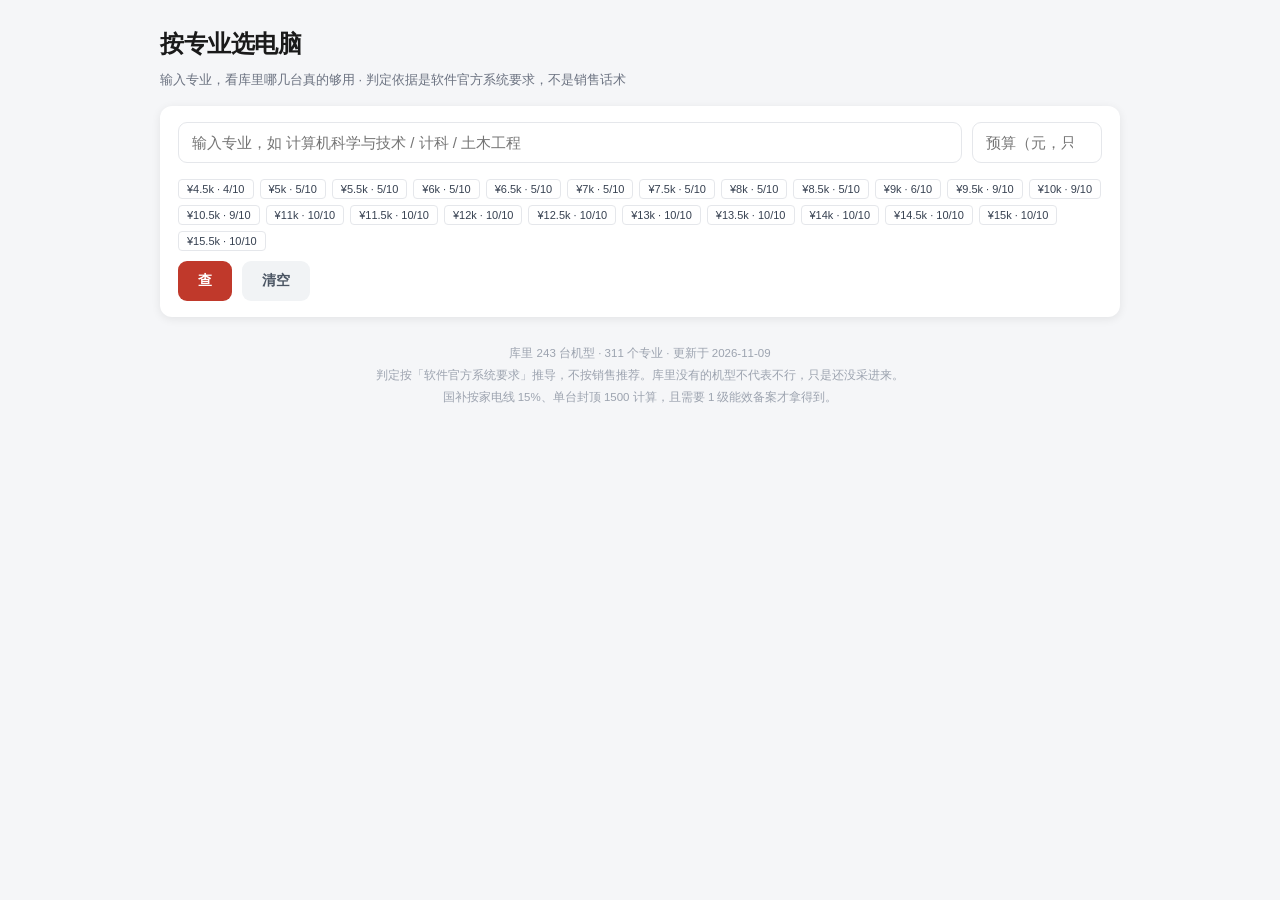
<file: 按专业选电脑.html>
<!DOCTYPE html>
<html lang="zh-CN"><head><meta charset="utf-8">
<meta name="viewport" content="width=device-width,initial-scale=1">
<title>按专业选电脑 · 准大学生</title>
<style>
*{box-sizing:border-box;margin:0;padding:0}
body{font-family:-apple-system,"PingFang SC","Microsoft YaHei",sans-serif;
background:#f5f6f8;color:#1a1a1a;line-height:1.65;padding:24px 16px 80px}
.wrap{max-width:960px;margin:0 auto}
h1{font-size:24px;font-weight:700;letter-spacing:-.4px}
.sub{color:#6b7280;font-size:13px;margin-top:5px}
.card{background:#fff;border-radius:12px;padding:20px 22px;margin-top:16px;
box-shadow:0 1px 3px rgba(0,0,0,.06),0 8px 24px -12px rgba(0,0,0,.1)}

/* 输入区 */
.picker{position:sticky;top:0;z-index:20;background:#fff;border-radius:12px;
padding:16px 18px;box-shadow:0 2px 10px rgba(0,0,0,.08);margin-top:16px}
.row{display:flex;gap:10px;flex-wrap:wrap;align-items:center}
input[type=text],input[type=number]{font-size:15px;padding:11px 13px;border:1.5px solid #e5e7eb;
border-radius:9px;font-family:inherit;color:#1a1a1a;outline:none;transition:border .15s}
input[type=text]{flex:1;min-width:200px}
input[type=number]{width:130px}
input:focus{border-color:#c0392b}
.btn{font-size:14px;padding:11px 20px;border-radius:9px;border:none;background:#c0392b;
color:#fff;font-weight:600;cursor:pointer;font-family:inherit;transition:background .15s}
.btn:hover{background:#a93226}
.btn.ghost{background:#f1f3f5;color:#4b5563}
.btn.ghost:hover{background:#e5e7eb}

/* 候选下拉 */
.sug{position:absolute;left:18px;right:18px;top:100%;margin-top:4px;background:#fff;
border:1px solid #e5e7eb;border-radius:9px;box-shadow:0 8px 24px rgba(0,0,0,.12);
max-height:280px;overflow:auto;display:none;z-index:30}
.sug.on{display:block}
.sug div{padding:9px 14px;font-size:14px;cursor:pointer;border-bottom:1px solid #f6f7f8}
.sug div:last-child{border:none}
.sug div:hover,.sug div.sel{background:#fdf2f1}
.sug small{color:#9ca3af;font-size:11.5px;margin-left:8px}

/* 结论 */
.hit{display:flex;align-items:baseline;gap:10px;flex-wrap:wrap}
.hit b{font-size:19px;font-weight:700}
.badge{display:inline-block;padding:2px 10px;border-radius:20px;font-size:11.5px;
font-weight:700;background:#eef2ff;color:#4338ca}
.mline{font-size:13.5px;color:#4b5563;margin-top:3px}
.kv{display:grid;grid-template-columns:repeat(auto-fit,minmax(112px,1fr));gap:9px;margin-top:14px}
.kv div{background:#fafbfc;border:1px solid #eef0f3;border-radius:8px;padding:9px 11px}
.kv .l{font-size:11px;color:#9ca3af}
.kv .v{font-size:14px;font-weight:600;margin-top:1px}

h2{font-size:15px;font-weight:600;color:#374151;margin-bottom:13px;
padding-bottom:9px;border-bottom:1px solid #eef0f3;display:flex;align-items:center;
gap:8px;justify-content:space-between}
h2 span.t{display:flex;align-items:center;gap:8px}
h2 span.t::before{content:"";width:3px;height:14px;background:#c0392b;border-radius:2px}
h2 em{font-style:normal;font-size:12px;font-weight:500;color:#9ca3af}

/* 机器卡 */
.m{border:1px solid #eef0f3;border-radius:10px;padding:14px 16px;margin-bottom:10px;
transition:border-color .15s,box-shadow .15s}
.m:hover{border-color:#dfe3e8;box-shadow:0 3px 12px -6px rgba(0,0,0,.12)}
.m.top{border-color:#c0392b;border-width:1.5px;background:linear-gradient(180deg,#fffafa,#fff 60%)}
.m-h{display:flex;justify-content:space-between;align-items:baseline;gap:12px;flex-wrap:wrap}
.m-n{font-size:15px;font-weight:650}
.m-p{font-size:19px;font-weight:750;color:#c0392b;font-variant-numeric:tabular-nums;white-space:nowrap}
.m-s{font-size:12.5px;color:#6b7280;margin-top:3px}
.m-p2{font-size:12px;color:#9ca3af;margin-top:6px;font-variant-numeric:tabular-nums}
.snapmark{color:#d97706;font-weight:800;margin-left:2px}
.m-snap{font-size:11.5px;color:#b45309;background:#fffbeb;border:1px solid #fde68a;border-radius:5px;padding:4px 7px;margin-top:5px;line-height:1.5}
.bv{display:inline-block;font-size:10px;padding:1px 5px;margin-left:6px;border-radius:3px;background:#fff7ed;color:#c2410c;border:1px solid #fed7aa;vertical-align:2px;font-weight:400}
.blist{display:flex;flex-direction:column;gap:1px;background:#f3f4f6;border:1px solid #e5e7eb;border-radius:6px;overflow:hidden;margin-top:8px}
.brow{display:flex;justify-content:space-between;align-items:center;gap:12px;background:#fff;padding:9px 11px;cursor:pointer}
.brow:hover{background:#fffbf5}
.bl{display:flex;align-items:baseline;gap:8px;min-width:0}
.bl b{font-size:13px;font-weight:600;color:#111827;white-space:nowrap}
.bn{font-size:11px;color:#9ca3af}
.br{text-align:right;min-width:0}
.bp{font-size:13px;font-weight:600;color:#c0392b;font-variant-numeric:tabular-nums;margin-right:8px}
.bmin{font-size:11px;color:#6b7280;display:block;white-space:nowrap;overflow:hidden;text-overflow:ellipsis}
.bh{font-size:12px;color:#6b7280;margin:14px 0 2px;font-weight:600}
.lad{font-size:12px;color:#374151;padding:5px 0;border-bottom:1px dashed #f3f4f6;font-variant-numeric:tabular-nums}
.lad span{font-weight:600;color:#111827;margin-right:6px}
.lad em{color:#059669;font-style:normal;margin-right:8px}
.lad i{color:#9ca3af;font-style:normal;margin-left:6px}
.m-edu{font-size:12px;color:#0f766e;margin-top:3px;font-variant-numeric:tabular-nums}
.m-bench{font-size:12px;color:#4b5563;margin-top:4px;font-variant-numeric:tabular-nums;letter-spacing:.2px}
.chips{display:flex;gap:6px;flex-wrap:wrap;margin-top:8px}
.chip{font-size:11px;padding:2px 8px;border-radius:5px;background:#f1f3f5;color:#6b7280}
.chip.ok{background:#e8f5e9;color:#1e8449;font-weight:600}
.chip.no{background:#fdecea;color:#c0392b;font-weight:600}
.chip.warn{background:#fffbeb;color:#b45309}

/* 列表 */
.mini{display:flex;justify-content:space-between;gap:12px;padding:9px 0;
border-bottom:1px solid #f6f7f8;font-size:13.5px;align-items:baseline}
.mini:last-child{border:none}
.mini .r{color:#6b7280;font-size:12px;text-align:right;flex:none;max-width:52%}
.mini .why{color:#c0392b}
.note{background:#fffbeb;border-left:3px solid #f59e0b;padding:11px 15px;
border-radius:0 7px 7px 0;font-size:12.5px;color:#78350f;margin-top:12px;line-height:1.75}
.note b{color:#92400e}
.empty{color:#9ca3af;font-size:13px;padding:8px 0}
.trap{background:#fafbfc;border-radius:9px;padding:13px 15px;font-size:13px;
color:#4b5563;line-height:1.85}
.foot{text-align:center;color:#9ca3af;font-size:11.5px;margin-top:26px;line-height:1.9}
.hide{display:none}
@media(max-width:600px){
  .m-p{font-size:17px} .wrap{padding:0} .mini .r{max-width:45%}
  input[type=number]{width:100px}
}
</style></head><body><div class="wrap">

<h1>按专业选电脑</h1>
<div class="sub">输入专业，看库里哪几台真的够用 · 判定依据是软件官方系统要求，不是销售话术</div>

<div class="picker" style="position:sticky">
  <div class="row" style="position:relative">
    <input type="text" id="q" placeholder="输入专业，如 计算机科学与技术 / 计科 / 土木工程" autocomplete="off">
    <input type="number" id="budget" placeholder="预算（元，只填这个也行）" min="0" step="500">
    <button class="btn" onclick="go()">查</button>
    <button class="btn ghost" onclick="reset()">清空</button>
    <div class="sug" id="sug"></div>
  </div>
</div>

<div id="out"></div>

<div class="foot" id="foot"></div>

</div>
<script>
const D = {"generatedAt":"2026-11-09","machines":[{"id":"spec-legion-y9000p-2026","name":"拯救者 Y9000P 2026","brand":"联想","cat":"gaming","spec":"Core Ultra 9 290HX Plus · 16G · 1T · RTX 5060 8G","price":15499,"tier":"real","priceSrc":"list=页面划线价¥16999；discounts=无；net=16999；subsidy=「国家补贴｜领后减￥1500」；final=「国补领后价」与「新人到手价」均¥15499；校验：16999−1500=15499 成立。","list":16999,"net":16999,"final":15499,"snapJd":null,"snapTmall":null,"snapMerchantMin":null,"subsidy":1500,"shop":"京东自营","captured":"2026-11-07","eff":1,"edu":null,"bench":{"cbMulti":38899,"cbSingle":2323,"timeSpy":11637},"risks":[],"url":"https://item.jd.com/100377405028.html"},{"id":"spec-omen11-2026","name":"暗影精灵 11（2026，Ultra7-251HX/RTX5060）","brand":"惠普","cat":"gaming","spec":"Ultra7-251HX · 32G · 2T · RTX 5060 8G","price":10899,"tier":"real","priceSrc":"list=页面划线价¥12599；discounts=单品立减200；net=12399；subsidy=「国家补贴｜领后减￥1500」；final=「国补领后价」¥10899；校验：12599−200=12399，12399−1500=10899 成立。","list":12599,"net":12399,"final":10899,"snapJd":null,"snapTmall":null,"snapMerchantMin":null,"subsidy":1500,"shop":"京东自营","captured":"2026-11-07","eff":1,"edu":null,"bench":{"cbMulti":26476,"cbSingle":2096,"timeSpy":11637},"risks":[],"url":"https://item.jd.com/10230684199053.html"},{"id":"spec-tuf-a16-2026","name":"天选7 2026（锐龙7 H260/RTX5050）","brand":"华硕","cat":"gaming","spec":"Ryzen 7 H260 · 16G · 512G · RTX 5050 8G","price":8999,"tier":"real","priceSrc":"list=详情页划线价¥11199；discounts=满8000减700（详情页明写）；net=11199−700=10499；subsidy=页面明写「国家补贴｜领后减￥1500」；final=详情页主价/「新人到手价」¥8999；校验：10499−1500=8999 成立。卡片图角标另写「11199−1200−1500=8499」，与实时价不一致，未采用。","list":11199,"net":10499,"final":8999,"snapJd":null,"snapTmall":null,"snapMerchantMin":null,"subsidy":1500,"shop":"京东自营","captured":"2026-11-07","eff":1,"edu":null,"bench":{"cbMulti":15321,"cbSingle":1760,"timeSpy":9609},"risks":[],"url":"https://item.jd.com/100264042589.html"},{"id":"spec-legion-y7000p-2026","name":"拯救者 Y7000P 2026","brand":"联想","cat":"gaming","spec":"Core Ultra 7 251HX · 16G · 1T · RTX 5060 8G","price":13499,"tier":"real","priceSrc":"list=详情页划线价¥14999；net=页面无可领券，等于list；subsidy=页面明写「国家补贴 领后减¥1500」；final=详情页「国补领后价」¥13499，未登录未进结算页","list":14999,"net":14999,"final":13499,"snapJd":null,"snapTmall":null,"snapMerchantMin":null,"subsidy":1500,"shop":"京东自营","captured":"2026-11-07","eff":1,"edu":null,"bench":{"cbMulti":26476,"cbSingle":2096,"timeSpy":11637},"risks":[],"url":"https://item.jd.com/100319918295.html"},{"id":"spec-hp-starbookpro14-2026","name":"星 Book Pro 14 2026 锐龙版","brand":"惠普","cat":"thin","spec":"Ryzen 7 H255 · 32G · 1T · Radeon 780M","price":6203.3,"tier":"real","priceSrc":"list=详情页「日常价」¥7998；discounts=店铺券满5000减500、已补200（均页面明写），Σ=700；net=7998−700=7298；subsidy=页面明写「领后减￥1094.7」；final=「国补领后价」¥6203.3；校验：7298−1094.7=6203.3 成立。","list":7998,"net":7298,"final":6203.3,"snapJd":null,"snapTmall":null,"snapMerchantMin":null,"subsidy":1094.7,"shop":"京东自营","captured":"2026-11-07","eff":1,"edu":null,"bench":{"cbMulti":15475,"cbSingle":1709},"risks":["内存焊死"],"url":"https://item.jd.com/100346311456.html"},{"id":"spec-hp-66g8-amd","name":"战66 八代 14 英寸（2026 款锐龙版）","brand":"惠普","cat":"thin","spec":"Ryzen 7 H255 · 16G · 1T · Radeon 780M","price":4674.15,"tier":"real","priceSrc":"list=详情页划线价¥5499；net=页面无优惠券，等于list；subsidy=页面明写「国家补贴｜领后减￥824.85」；final=详情页「国补领后价」¥4674.15，未登录未进结算页","list":5499,"net":5499,"final":4674.15,"snapJd":null,"snapTmall":null,"snapMerchantMin":null,"subsidy":824.85,"shop":"京东自营","captured":"2026-11-07","eff":1,"edu":null,"bench":{"cbMulti":15475,"cbSingle":1709},"risks":[],"url":"https://item.jd.com/100252158679.html"},{"id":"spec-xiaoxin-pro14-2026-amd","name":"小新 Pro 14 2026（锐龙版）","brand":"联想","cat":"thin","spec":"Ryzen 7 H255 · 24G · 1T · Radeon 780M","price":6629.15,"tier":"real","priceSrc":"list=详情页划线价¥7799；net=页面无平台券可叠，等于list；subsidy=页面明写「领后减¥1169.85」；final=详情页主价「国补领后价」¥6629.15，未登录无法进结算页复核","list":7799,"net":7799,"final":6629.15,"snapJd":null,"snapTmall":null,"snapMerchantMin":null,"subsidy":1169.85,"shop":"京东自营","captured":"2026-11-07","eff":1,"edu":null,"bench":{"cbMulti":15475,"cbSingle":1709},"risks":["色域、型号年份官网标注有出入"],"url":"https://item.jd.com/100241441971.html"},{"id":"spec-thinkbook16p-2026","name":"ThinkBook 16+ 2026（酷睿 Ultra5 338H）","brand":"联想","cat":"thin","spec":"Core Ultra 5 338H · 32G · 1T · Intel Arc B370","price":7394.15,"tier":"real","priceSrc":"list=详情页划线价¥8699；net=无平台券可叠，等于list；subsidy=页面明写「领后减¥1304.85」；final=详情页「国补领后价」¥7394.15","list":8699,"net":8699,"final":7394.15,"snapJd":null,"snapTmall":null,"snapMerchantMin":null,"subsidy":1304.85,"shop":"京东自营","captured":"2026-11-07","eff":1,"edu":null,"bench":{"cbMulti":15988,"cbSingle":2002},"risks":[],"url":"https://item.jd.com/100433748810.html"},{"id":"spec-thinkbook14p-2026","name":"ThinkBook 14+ 2026 锐龙版","brand":"联想","cat":"thin","spec":"Ryzen 7 H255 · 32G · 1T · Radeon 780M","price":6799.15,"tier":"real","priceSrc":"list=搜索卡划线价¥7999（详情页未单独展示划线价）；net=无平台券可叠，等于list；subsidy=页面明写「领后减¥1199.85」；final=详情页「国补领后价」¥6799.15","list":7999,"net":7999,"final":6799.15,"snapJd":null,"snapTmall":null,"snapMerchantMin":null,"subsidy":1199.85,"shop":"京东自营","captured":"2026-11-07","eff":1,"edu":null,"bench":{"cbMulti":15475,"cbSingle":1709},"risks":["ram.form官网标注有出入"],"url":"https://item.jd.com/100429925578.html"},{"id":"spec-parsed-jd-lenovo-xiaoxinpro14-u7-356h-32g-1t-20","name":"小新 Pro 14 2026（酷睿 Ultra 7 版）","brand":"联想","cat":"thin","spec":"Ultra7 356H · 32G · 1T · 核显","price":8329.15,"tier":"real","priceSrc":"list=搜索卡划线价¥9799；discounts=[]；net=9799（页面无券）；subsidy=null（卡片未写出补贴金额）；final=卡片「国补领后价」¥8329.15；net−final=1469.85，恰为 list 的 15%，疑似国补已生效但页面未标金额（观察，不是推算），故 subsidy 留空并标 pending；未进结算页。｜国补 1469.85 元由「券后价 − 页面到手价」反推，与 15%/封顶1500 口径吻合；原记录未单列","list":9799,"net":9799,"final":8329.15,"snapJd":null,"snapTmall":null,"snapMerchantMin":null,"subsidy":1469.85,"shop":"京东自营","captured":"2026-11-07","eff":1,"edu":null,"bench":{"cbMulti":18692,"cbSingle":1939},"risks":["内存焊死"],"url":"https://item.jd.com/100245296805.html"},{"id":"spec-parsed-jd-lenovo-xiaoxinpro16-u5-336h-24g-1t-20","name":"小新 Pro 16 2026（酷睿 Ultra 5 版）","brand":"联想","cat":"thin","spec":"Ultra5-336H · 24G · 1T · 核显","price":7649.15,"tier":"real","priceSrc":"list=详情页划线价¥8999；net=页面无平台券可叠，等于list；subsidy=页面明写「领后减¥1349.85」；final=详情页主价「国补领后价」¥7649.15，未进结算页","list":8999,"net":8999,"final":7649.15,"snapJd":null,"snapTmall":null,"snapMerchantMin":null,"subsidy":1349.85,"shop":"京东自营","captured":"2026-11-07","eff":1,"edu":null,"bench":{"cbMulti":15986,"cbSingle":1989},"risks":[],"url":"https://item.jd.com/100415546708.html"},{"id":"spec-parsed-jd-lenovo-xiaoxinpro16-r7h255-24g-1t-yih","name":"小新 Pro 16 超能本（锐龙版）","brand":"联想","cat":"thin","spec":"R7-H255 · 24G · 1T · 核显","price":6799.15,"tier":"real","priceSrc":"list=卡片划线价¥7999；discounts=[]；net=7999（无券可叠）；subsidy=null（卡片未写补贴金额）；final=卡片价¥6799.15；net−final=1199.85，恰为 list 的 15%，疑似国补已生效但未标金额（观察），标 pending；未进详情页。｜国补 1199.85 元由「券后价 − 页面到手价」反推，与 15%/封顶1500 口径吻合；原记录未单列","list":7999,"net":7999,"final":6799.15,"snapJd":null,"snapTmall":null,"snapMerchantMin":null,"subsidy":1199.85,"shop":"京东自营","captured":"2026-11-07","eff":1,"edu":null,"bench":{"cbMulti":15475,"cbSingle":1709},"risks":[],"url":"https://item.jd.com/100344858296.html"},{"id":"spec-parsed-jd-lenovo-xiaoxinpro16-u7-356h-32g-1t-20","name":"小新 Pro 16 超能本（酷睿 Ultra 7 版）","brand":"联想","cat":"thin","spec":"Ultra7-356H · 32G · 1T · 核显","price":8499.15,"tier":"real","priceSrc":"list=卡片划线价¥9999；discounts=[]；net=9999（无券可叠）；subsidy=null（卡片未写补贴金额）；final=卡片价¥8499.15；net−final=1499.85，恰为 list 的 15%，疑似国补已生效但未标金额（观察），标 pending；未进详情页。｜国补 1499.85 元由「券后价 − 页面到手价」反推，与 15%/封顶1500 口径吻合；原记录未单列","list":9999,"net":9999,"final":8499.15,"snapJd":null,"snapTmall":null,"snapMerchantMin":null,"subsidy":1499.85,"shop":"京东自营","captured":"2026-11-07","eff":1,"edu":null,"bench":{"cbMulti":18692,"cbSingle":1939},"risks":["内存焊死"],"url":"https://item.jd.com/100245296781.html"},{"id":"spec-parsed-jd-lenovo-xiaoxinpro16-r7h255-24g-1t-fla","name":"小新 Pro 16 2025（锐龙版）","brand":"联想","cat":"thin","spec":"R7-H255 · 24G · 1T · 核显","price":6629.15,"tier":"real","priceSrc":"list=商品卡划线价¥7999；discounts=店铺券满3000减200（商品卡标签原文）；net=7999−200=7799；subsidy=卡片明写「领国家补贴减￥1169.85」；final=卡片「国补领后价」¥6629.15；校验：7799−1169.85=6629.15 成立。回填时漏记该 200 券，已按截图 jd-联想-小新Pro16-20261107-官旗卡.png 补正。","list":7999,"net":7799,"final":6629.15,"snapJd":null,"snapTmall":null,"snapMerchantMin":null,"subsidy":1169.85,"shop":"品牌旗舰店","captured":"2026-11-07","eff":1,"edu":null,"bench":{"cbMulti":15475,"cbSingle":1709},"risks":[],"url":"https://item.jd.com/10210827170896.html"},{"id":"spec-parsed-jd-lenovo-xiaoxinair14-u5-226v-16g-512g-","name":"小新 Air 14 2026（酷睿 Ultra5 版）","brand":"联想","cat":"thin","spec":"Ultra5-226V · 16G · 512G · 核显","price":5099.15,"tier":"real","priceSrc":"list=详情页划线价¥5999；net=页面无平台券可叠，等于list；subsidy=页面明写「领后减¥899.85」；final=详情页主价「国补领后价」¥5099.15，未进结算页","list":5999,"net":5999,"final":5099.15,"snapJd":null,"snapTmall":null,"snapMerchantMin":null,"subsidy":899.85,"shop":"京东自营","captured":"2026-11-07","eff":1,"edu":null,"bench":{"cbMulti":9041,"cbSingle":1746},"risks":["内存焊死"],"url":"https://item.jd.com/100382485146.html"},{"id":"spec-parsed-jd-lenovo-xiaoxinair14-u7-256v-16g-1t-20","name":"小新 Air 14（酷睿 Ultra7 版）","brand":"联想","cat":"thin","spec":"Ultra7-256V · 16G · 1T · 核显","price":6799.15,"tier":"real","priceSrc":"list=卡片划线价¥7999；discounts=[]；net=7999（无券可叠）；subsidy=null（卡片未写补贴金额）；final=卡片价¥6799.15；net−final=1199.85，恰为 list 的 15%，疑似国补已生效但未标金额（观察），标 pending；未进详情页。｜国补 1199.85 元由「券后价 − 页面到手价」反推，与 15%/封顶1500 口径吻合；原记录未单列","list":7999,"net":7999,"final":6799.15,"snapJd":null,"snapTmall":null,"snapMerchantMin":null,"subsidy":1199.85,"shop":"京东自营","captured":"2026-11-07","eff":1,"edu":null,"bench":{"cbMulti":10300,"cbSingle":1968},"risks":["内存焊死"],"url":"https://item.jd.com/100389788454.html"},{"id":"spec-parsed-jd-lenovo-xiaoxinair15-core5-320-16g-512","name":"小新 Air 15 2026（触控屏版）","brand":"联想","cat":"thin","spec":"Core5-320 · 16G · 512G · 核显","price":5066,"tier":"real","priceSrc":"list=划线价¥6599；discounts=限时立减20、单品立减511（均页面明写），Σ=531；net=6599−531=6068；subsidy=页面明写「领后减￥894」；final=「国补领后价」¥5066；校验：6068−894=5174，与页面 5066 差 108 未查明（可能还有未列出的优惠），标 pending，不硬凑；限时价带倒计时。｜另有 108 元优惠按差额补记｜另有 108 元优惠按差额补记","list":6599,"net":5960,"final":5066,"snapJd":null,"snapTmall":null,"snapMerchantMin":null,"subsidy":894,"shop":"授权店","captured":"2026-11-07","eff":1,"edu":null,"bench":{"cbMulti":7880,"cbSingle":1928},"risks":["内存焊死"],"url":"https://item.jd.com/10227370768311.html"},{"id":"spec-parsed-jd-lenovo-thinkbook14plus-u5-225h-16g-51","name":"ThinkBook 14+（酷睿 Ultra5 版）","brand":"联想","cat":"thin","spec":"Ultra5-225H · 16G · 512G · 核显","price":5354.15,"tier":"real","priceSrc":"list=划线价¥6499；discounts=首购礼金200（页面明写）；net=6499−200=6299；subsidy=页面明写「领后减￥944.85」；final=「国补领后价」¥5354.15；校验：6299−944.85=5354.15 成立。首购礼金属新人权益，已单列在 discounts。","list":6499,"net":6299,"final":5354.15,"snapJd":null,"snapTmall":null,"snapMerchantMin":null,"subsidy":944.85,"shop":"授权店","captured":"2026-11-07","eff":1,"edu":null,"bench":{"cbMulti":16436,"cbSingle":1985},"risks":["内存焊死"],"url":"https://item.jd.com/10237426611503.html"},{"id":"spec-parsed-jd-lenovo-thinkbook16plus-r7h255-32g-1t-","name":"ThinkBook 16+ 锐龙版 2026","brand":"联想","cat":"thin","spec":"R7-H255 · 32G · 1T · 核显","price":9479,"tier":"real","priceSrc":"list=划线价¥11175.29；discounts=满2026享8.5折1676.29（页面标8.5折，按划线价折算）+限时立减20，Σ=1696.29；net=11175.29−1696.29=9479；subsidy=null（标题写「2026补贴15%」但页面无国补金额原文）；final=详情页「到手价」¥9479；校验：9479−0=9479 成立。截图 jd-联想-ThinkBook16+-20261107-旗舰店价格.png 可见「已享受：限时立减20｜满2026享8.5折」与到手价¥9479。","list":11175.29,"net":9479,"final":9479,"snapJd":null,"snapTmall":null,"snapMerchantMin":null,"subsidy":null,"shop":"第三方店","captured":"2026-11-07","eff":1,"edu":null,"bench":{"cbMulti":15475,"cbSingle":1709},"risks":["内存焊死"],"url":"https://item.jd.com/10170569808797.html"},{"id":"spec-parsed-jd-lenovo-thinkpade14-u5-336h-32g-1t-202","name":"ThinkPad E14 2026（Ultra 版）","brand":"联想","cat":"thin","spec":"Ultra5-336H · 32G · 1T · 核显","price":11499,"tier":"real","priceSrc":"list=详情页划线价¥12999；net=无平台券可叠，等于list；subsidy=页面明写「领后减￥1500」；final=详情页「国补领后价」¥11499","list":12999,"net":12999,"final":11499,"snapJd":null,"snapTmall":null,"snapMerchantMin":null,"subsidy":1500,"shop":"京东自营","captured":"2026-11-07","eff":1,"edu":null,"bench":{"cbMulti":15986,"cbSingle":1989},"risks":[],"url":"https://item.jd.com/100273798057.html"},{"id":"spec-parsed-jd-lenovo-thinkpade16-core5-320-16g-512g","name":"ThinkPad E16 2026","brand":"联想","cat":"thin","spec":"Core5-320 · 16G · 512G · 核显","price":6374.15,"tier":"real","priceSrc":"list=详情页划线价¥7499；net=无平台券可叠，等于list；subsidy=页面明写「领后减￥1124.85」；final=详情页「国补领后价」¥6374.15","list":7499,"net":7499,"final":6374.15,"snapJd":null,"snapTmall":null,"snapMerchantMin":null,"subsidy":1124.85,"shop":"京东自营","captured":"2026-11-07","eff":1,"edu":null,"bench":{"cbMulti":7880,"cbSingle":1928},"risks":[],"url":"https://item.jd.com/100312925235.html"},{"id":"spec-parsed-jd-lenovo-thinkpade16-u5-32g-1t-authoriz","name":"ThinkPad E16 Gen 2（Ultra5 版）","brand":"联想","cat":"thin","spec":"Ultra5（第1代） · 32G · 1T · 核显","price":7537.8,"tier":"real","priceSrc":"list=划线价¥10199；discounts=首购礼金1311、限时立减20（均页面明写），Σ=1331；net=10199−1331=8868；subsidy=页面明写「领后减¥1330.2」；final=「国补领后价」¥7537.8；校验：8868−1330.2=7537.8 成立。","list":10199,"net":8868,"final":7537.8,"snapJd":null,"snapTmall":null,"snapMerchantMin":null,"subsidy":1330.2,"shop":"授权店","captured":"2026-11-07","eff":1,"edu":null,"bench":{"cbMulti":14506,"cbSingle":1685},"risks":[],"url":"https://item.jd.com/10143602866442.html"},{"id":"spec-parsed-jd-lenovo-legion-r7000p2026-r9-8940hx-16","name":"拯救者 R7000P 2026（R7000 系列自营在售款）","brand":"联想","cat":"thin","spec":"R9-8940HX · 16G · 1T · RTX5060 8G","price":12999,"tier":"real","priceSrc":"list=详情页划线价¥14499；net=页面无任何优惠券，等于list；subsidy=页面明写「国家补贴 领后减¥1500」；final=详情页「国补领后价」¥12999，未登录未进结算页","list":14499,"net":14499,"final":12999,"snapJd":null,"snapTmall":null,"snapMerchantMin":null,"subsidy":1500,"shop":"京东自营","captured":"2026-11-07","eff":1,"edu":null,"bench":{"cbMulti":30804,"cbSingle":1911,"timeSpy":11637},"risks":[],"url":"https://item.jd.com/100418894814.html"},{"id":"spec-parsed-jd-dell-inspiron14plus-7440-core5-210h-1","name":"灵越 14 Plus 7440（自营最新款，未标 2026）","brand":"戴尔","cat":"thin","spec":"Core5-210H · 16G · 1T · 核显","price":5923.65,"tier":"real","priceSrc":"list=划线价¥6999；discounts=限时立减30（页面明写）；net=6969；subsidy=页面明写「领后减￥1045.35」；final=「国补领后价」¥5923.65；校验：6969−1045.35=5923.65 成立。限时立减30属限时价。","list":6999,"net":6969,"final":5923.65,"snapJd":null,"snapTmall":null,"snapMerchantMin":null,"subsidy":1045.35,"shop":"京东自营","captured":"2026-11-07","eff":2,"edu":null,"bench":{"cbMulti":11830,"cbSingle":1771},"risks":["内存焊死","能效等级、ram.form官网标注有出入"],"url":"https://item.jd.com/100241145026.html"},{"id":"spec-parsed-jd-asus-wuwei16-2026-r7h260-16g-512g-202","name":"无畏16 2026 锐龙版（R7-H260/核显）","brand":"华硕","cat":"thin","spec":"R7-H260 · 16G · 512G · 核显","price":4929.15,"tier":"real","priceSrc":"list=详情页划线价¥5999；discounts=满5900减200（详情页明写）；net=5999−200=5799；subsidy=页面明写「国家补贴｜领后减¥869.85」；final=详情页到手价¥4929.15；校验：5799−869.85=4929.15 成立。","list":5999,"net":5799,"final":4929.15,"snapJd":null,"snapTmall":null,"snapMerchantMin":null,"subsidy":869.85,"shop":"京东自营","captured":"2026-11-07","eff":1,"edu":null,"bench":{"cbMulti":15321,"cbSingle":1760},"risks":[],"url":"https://item.jd.com/100319957003.html"},{"id":"spec-parsed-jd-asus-wuwei-pro14-2026-u7-356h-32g-1t-","name":"无畏Pro14 酷睿版 2026（Ultra7-356H/核显）","brand":"华硕","cat":"thin","spec":"Ultra7-356H · 32G · 1T · 核显","price":8074.15,"tier":"real","priceSrc":"list=详情页划线价¥9499；discounts=无（页面「已享受」区仅国家补贴一项，无店铺券/立减）；net=9499；subsidy=页面明写「国家补贴｜领后减￥1424.85」；final=页面主价与购买按钮「新人到手价」均¥8074.15；校验：9499−1424.85=8074.15 成立。","list":9499,"net":9499,"final":8074.15,"snapJd":null,"snapTmall":null,"snapMerchantMin":null,"subsidy":1424.85,"shop":"京东自营","captured":"2026-11-07","eff":1,"edu":null,"bench":{"cbMulti":18692,"cbSingle":1939},"risks":["内存焊死"],"url":"https://item.jd.com/100315130636.html"},{"id":"jd-lenovo-xiaoxinair14-u5-226v-16g-512g-flagship-20261107","name":"小新 Air 14（酷睿 Ultra5 版）","brand":"联想","cat":"thin","spec":"Ultra5-226v · 16G · 512G · 核显","price":5099.15,"tier":"real","priceSrc":"list=卡片划线价¥5999；discounts=[]；net=5999（无券可叠）；subsidy=null（卡片未写补贴金额）；final=卡片价¥5099.15；net−final=899.85，恰为 list 的 15%，疑似国补已生效但未标金额（观察），标 pending；未进详情页。｜国补 899.85 元由「券后价 − 页面到手价」反推，与 15%/封顶1500 口径吻合；原记录未单列","list":5999,"net":5999,"final":5099.15,"snapJd":null,"snapTmall":null,"snapMerchantMin":null,"subsidy":899.85,"shop":"品牌旗舰店","captured":"2026-11-07","eff":1,"edu":null,"bench":{"cbMulti":9041,"cbSingle":1746},"risks":["内存焊死","规格未经交叉核实"],"url":"https://item.jd.com/10228821882553.html"},{"id":"jd-asus-rog-zephyrus-g16air2026-u9-386h-rtx5070-32g-1t-20261108","name":"ROG幻16 Air 2026（Ultra9-386H/RTX5070/32G/1T）","brand":"华硕","cat":"gaming","spec":"Core Ultra 9 386H · 32G · 1T · RTX 5070 8G","price":23499,"tier":"real","priceSrc":"list=页面价旁原价¥24999；discounts=无；net=24999；subsidy=「已享受：国家补贴｜领后减￥1500」；final=「国补领后价」与右下「新人到手价」均¥23499；校验：24999−1500=23499 成立。页面另有「大促国补后到手价 21631」横幅，为再叠加 Plus学生立减1868 的学生专属价（23499−1868=21631），不作为通用 final。","list":24999,"net":24999,"final":23499,"snapJd":null,"snapTmall":null,"snapMerchantMin":null,"subsidy":1500,"shop":"品牌旗舰店","captured":"2026-11-08","eff":1,"edu":null,"bench":{"cbMulti":19307,"cbSingle":2069,"timeSpy":13537},"risks":["内存焊死","规格未经交叉核实"],"url":"https://item.jd.com/10218319809016.html"},{"id":"jd-msi-xingying15max-i713620h-rtx5050-32g-1t-20261109","name":"星影15 MAX 2026（i7-13620H/RTX5050/32G/1T）","brand":"微星","cat":"gaming","spec":"i7-13620H · 32G · 1T · RTX5050 8G","price":10599,"tier":"real","priceSrc":"主价 ¥10599，底部购买条『新人到手价 ¥10599.00』—— 两者一致，按实付 10599 记录；同 SKU 配置选项：16G/512G（无货）、16G/1T、套餐一 32G/1T（已选）、套餐二 32G/2T、套餐三 64G/1T、套餐四 64G/2T；主图标『国补到手价 7919 起 / 可用补贴1500元』，7919 对应 16G/512G 基准价 9199 的 15% 补贴后价，非本 32G/1T 配置；本配置国补后价格页面未单列，subsidy 留空","list":null,"net":10599,"final":10599,"snapJd":null,"snapTmall":null,"snapMerchantMin":null,"subsidy":null,"shop":"品牌旗舰店","captured":"2026-11-09","eff":1,"edu":null,"bench":{"cbMulti":14161,"cbSingle":1775,"timeSpy":9609},"risks":["规格未经交叉核实"],"url":"https://item.jd.com/10238215184189.html"},{"id":"jd-asus-tianxuan6-h260-rtx5050-32g-1t-20261109","name":"天选6 2026（锐龙7 H260/RTX5050/32G/1T）","brand":"华硕","cat":"gaming","spec":"锐龙7 H 260 · 32G · 1T · RTX5050 8G","price":12898,"tier":"real","priceSrc":"主价 ¥12899（页面大号红字，已选『32G内存/1T高速固态硬盘』配置）；底部购买条显示『到手价 ¥12898.00』，与主价差 1 元疑为微额券，未进结算页复核；同店 16G/512G 变体为 ¥10799（另查）；页面标『国家补贴』活动，但国补后的具体金额未在页面上单独列出，subsidy 留空不臆造。采价时间 2026-11-09 21:5x，正值双11大促，价格波动大","list":null,"net":12899,"final":12898,"snapJd":null,"snapTmall":null,"snapMerchantMin":null,"subsidy":null,"shop":"授权店","captured":"2026-11-09","eff":1,"edu":null,"bench":{"cbMulti":15321,"cbSingle":1760,"timeSpy":9609},"risks":["规格未经交叉核实"],"url":"https://item.jd.com/10176572919699.html"},{"id":"jd-mechrevo-kuangshix-i514450hx-rtx5050-32g-1t-20261109","name":"旷世X 2026（i5-14450HX/RTX5050/32G/1T）","brand":"机械革命","cat":"gaming","spec":"i5-14450HX · 32G · 1T · RTX5050 8G","price":9099,"tier":"real","priceSrc":"划线 ¥10999；已享受『国家补贴｜领后减￥1500』+『首购礼金可减400元』；页面主价即『国补领后价 ¥9099』。校验：10999−400−1500=9099 完全对账。net 记为券后未补贴价 10599；采价 2026-11-09 双11 期间","list":10999,"net":10599,"final":9099,"snapJd":null,"snapTmall":null,"snapMerchantMin":null,"subsidy":1500,"shop":"第三方店","captured":"2026-11-09","eff":1,"edu":null,"bench":{"cbMulti":13881,"cbSingle":1838,"timeSpy":9609},"risks":[],"url":"https://item.jd.com/10235128439583.html"},{"id":"jd-mechrevo-wujie15x-r7h255-16g-1t-20261109","name":"无界15X Pro（R7-H255/16G/1T）","brand":"机械革命","cat":"thin","spec":"R7-H255 · 16G · 1T · Radeon 780M","price":5898,"tier":"real","priceSrc":"页面主价 ¥5898 标注「首单到手价」，划线 ¥6248；未标国补金额，subsidy 留空；首单价是否人人可得未核实（真实到手可能 6248）｜350 元为首单/活动优惠，非国补（不符 15% 口径），按差额补记｜350 元为首单/活动优惠，非国补（不符 15% 口径），按差额补记","list":6248,"net":5898,"final":5898,"snapJd":null,"snapTmall":null,"snapMerchantMin":null,"subsidy":null,"shop":"第三方店","captured":"2026-11-09","eff":1,"edu":null,"bench":{"cbMulti":15475,"cbSingle":1709},"risks":[],"url":"https://item.jd.com/10232234279921.html"},{"id":"jd-mechrevo-wujie14-u5-226v-16g-1t-20261109","name":"无界14 2026（Ultra5-226V/16G/1T）","brand":"机械革命","cat":"thin","spec":"Ultra5-226V · 16G · 1T · Intel Arc 130V","price":4240.65,"tier":"real","priceSrc":"详情页主价 ¥4240.65 标注「国补领后价」，划线 ¥5199；搜索卡标「领国家补贴减￥749.85」（5199−749.85≈4449，与 4240.65 不等，另有券，差额未逐项核）；按页面主价记 final｜另有 208.5 元优惠按差额补记｜另有 208.5 元优惠按差额补记","list":5199,"net":4990.5,"final":4240.65,"snapJd":null,"snapTmall":null,"snapMerchantMin":null,"subsidy":749.85,"shop":"京东自营","captured":"2026-11-09","eff":1,"edu":null,"bench":{"cbMulti":9041,"cbSingle":1746},"risks":["内存焊死"],"url":"https://item.jd.com/100331584964.html"},{"id":"jd-apple-macbookair15-m4-16g-512g-20261109","name":"MacBook Air 15 M4（16G/512G）","brand":"苹果","cat":"thin","spec":"Apple M4 · 16G · 512G · Apple M4 10核GPU","price":8946.51,"tier":"real","priceSrc":"京东自营页面价 ¥10499；国补 15% 封顶 1500 → 减 1500；PLUS 专享立减 52.49。10499−52.49−1500=8946.51 与爆料实付一致。教育优惠价 ¥8749 再减国补 1312.35 = 7436.65（需学生认证）—— 两个价并存，本记录取常规自营价，教育优惠另记在 note","list":10499,"net":10446.51,"final":8946.51,"snapJd":null,"snapTmall":null,"snapMerchantMin":null,"subsidy":1500,"shop":"京东自营","captured":"2026-11-09","eff":1,"edu":7436.65,"bench":{"cbMulti":12100,"cbSingle":2055},"risks":["内存焊死","规格未经交叉核实"],"url":"https://item.jd.com/100127131036.html"},{"id":"jd-apple-macbookpro14-m5-16g-512g-20261109","name":"MacBook Pro 14 M5（16G/512G）","brand":"苹果","cat":"thin","spec":"Apple M5 · 16G · 512G · Apple M5 10核GPU","price":10049,"tier":"real","priceSrc":"京东页面价 ¥11549，国补减 1500 → 10049（爆落实付 10048，差 1 元为券）；同款另有 12249→10749、12999→11499 等不同活动档，价格波动大。教育优惠存在但未采到确切价","list":11549,"net":11549,"final":10049,"snapJd":null,"snapTmall":null,"snapMerchantMin":null,"subsidy":1500,"shop":"京东自营","captured":"2026-11-09","eff":1,"edu":null,"bench":{"cbMulti":16014,"cbSingle":2511},"risks":["内存焊死","规格未经交叉核实"],"url":"https://item.jd.com/100152613990.html"},{"id":"jd-apple-macbookair13-m4-16g-256g-20261109","name":"MacBook Air 13 M4（16G/256G）","brand":"苹果","cat":"thin","spec":"Apple M4 · 16G · 256G · Apple M4 8核GPU","price":6161.65,"tier":"real","priceSrc":"京东活动价 ¥7249，国补 15% 减 1087.35 → 实付 6161.65（ZOL 行情与爆款口径一致）。同款另有 7999→6765.16 的活动档，价格随活动波动；教育优惠另有更低档","list":7249,"net":7249,"final":6161.65,"snapJd":null,"snapTmall":null,"snapMerchantMin":null,"subsidy":1087.35,"shop":"京东自营","captured":"2026-11-10","eff":1,"edu":null,"bench":{"cbMulti":12100,"cbSingle":2055},"risks":["内存焊死","规格未经交叉核实"],"url":"https://item.jd.com/100140000000.html"},{"id":"jd-apple-macbookpro14-m5-24g-1t-20261109","name":"MacBook Pro 14 M5（24G/1T）","brand":"苹果","cat":"thin","spec":"Apple M5 · 24G · 1T · Apple M5 10核GPU","price":13499,"tier":"real","priceSrc":"京东标价 ¥14999，国补封顶减 1500 → 13499；教育优惠另有更低档但未采到确切价","list":14999,"net":14999,"final":13499,"snapJd":null,"snapTmall":null,"snapMerchantMin":null,"subsidy":1500,"shop":"京东自营","captured":"2026-11-10","eff":1,"edu":null,"bench":{"cbMulti":16014,"cbSingle":2511},"risks":["内存焊死","规格未经交叉核实"],"url":"https://item.jd.com/100152613991.html"},{"id":"jd-mechrevo-jiaolong15k-r57640h-3050-16g-512g-20261109","name":"机械革命 蛟龙 15K（R5-7640H/16G/512G）","brand":"机械革命","cat":"gaming","spec":"R5-7640H · 16G · 512G · RTX 3050 4G","price":6499,"tier":"real","priceSrc":"定价 8499、首发价 6499（IT之家 2026-07-26 上架稿，京东等平台同步开售）；差额 2000 元为首发立减，非国补；国补后价未单独采到｜2000 元为首单/活动优惠，非国补（不符 15% 口径），按差额补记","list":8499,"net":6499,"final":6499,"snapJd":null,"snapTmall":null,"snapMerchantMin":null,"subsidy":null,"shop":"京东自营","captured":"2026-11-10","eff":1,"edu":null,"bench":{"cbMulti":13177,"cbSingle":1730},"risks":["规格未经交叉核实"],"url":null},{"id":"jd-mechrevo-jiguangx-cw-i714650hx-32g-1t-5060-20261109","name":"极光X 潮玩版（i7-14650HX/32G/1T/RTX5060/300Hz）","brand":"机械革命","cat":"gaming","spec":"i7-14650HX · 32G · 1T · RTX 5060 8G","price":6159.2,"tier":"real","priceSrc":"笔记本评测网潮玩版首发稿：标准版首发 7699，国补后 6159.2（差额 1539.8 为 20% 补贴口径——机械革命该 SKU 享 20% 而非 15%，与家电线 15% 不同，可能走数码补贴线）；同为 32G/1T/5060 的京东自营非潮玩版定价 9299→7904.15，价差需到店核实","list":7699,"net":7699,"final":6159.2,"snapJd":null,"snapTmall":null,"snapMerchantMin":null,"subsidy":1540,"shop":"京东自营","captured":"2026-11-10","eff":1,"edu":null,"bench":{"cbMulti":24100,"cbSingle":1986,"timeSpy":11637},"risks":["规格未经交叉核实"],"url":"http://m.bjbpc.com/view.php?aid=2400"},{"id":"jd-hasee-zhanshen-t8-i713650hx-16g-1t-5060-20261109","name":"神舟 战神T8（i7-13650HX/16G/1T/RTX5060/2.5K 180Hz）","brand":"神舟","cat":"gaming","spec":"i7-13650HX · 16G · 1T · RTX 5060 8G","price":8499.15,"tier":"real","priceSrc":"京东自营常卖价 ¥8499.15（历史最低 8074.15）；国补后价未采到——同系列 i5 版 9299 有 15% 国补实付 7904.21 的爆料，本机按 15% 推算约 7224，但未采不填","list":8499.15,"net":8499.15,"final":8499.15,"snapJd":null,"snapTmall":null,"snapMerchantMin":null,"subsidy":null,"shop":"京东自营","captured":"2026-11-10","eff":1,"edu":null,"bench":{"cbMulti":20999,"cbSingle":1881,"timeSpy":11637},"risks":["规格未经交叉核实"],"url":null},{"id":"jd-xiaomi-redmibookpro16-u5338h-32g-1t-20261109","name":"REDMI Book Pro 16 2026（Ultra5-338H/32G/1T）","brand":"小米","cat":"thin","spec":"Ultra5-338H · 32G · 1T · Intel Arc 核显","price":8199,"tier":"real","priceSrc":"发布价 8199（IT之家 4/21：338H/32G/1T 档）；国补后价未单独采到——低配 325/24G 版有实付 6119.15（7199−国补1079.85，smzdm 实采），按 15% 口径本机推算约 6974，未采不填；2026 年 9 月中旬官方有轮调价（多型号 +400~700，IT之家 9/16）","list":8199,"net":8199,"final":8199,"snapJd":null,"snapTmall":null,"snapMerchantMin":null,"subsidy":null,"shop":"京东自营","captured":"2026-11-10","eff":1,"edu":null,"bench":{"cbMulti":15988,"cbSingle":2002},"risks":["内存焊死","规格未经交叉核实"],"url":null},{"id":"jd-honor-magicbookpro16-u5338h-32g-1t-20261109","name":"荣耀 MagicBook Pro 16 2026（Ultra5-338H/32G/1T）","brand":"荣耀","cat":"thin","spec":"Ultra5-338H · 32G · 1T · Intel Arc 核显","price":8455.02,"tier":"real","priceSrc":"荣耀自营旗舰店页面价 ¥10149；PLUS 补贴 202.98 → 9946.02；国补 15%（1491.9）→ 8455.02。smzdm 爆料实付 8449（差 6 元为补贴口径取整）。其他店：设备旗舰店 8754.15 / 官方旗舰店常卖 8839.15","list":10149,"net":9946.02,"final":8455.02,"snapJd":null,"snapTmall":null,"snapMerchantMin":null,"subsidy":1491.9,"shop":"京东自营","captured":"2026-11-10","eff":1,"edu":null,"bench":{"cbMulti":15988,"cbSingle":2002},"risks":["内存焊死","规格未经交叉核实"],"url":null},{"id":"jd-huawei-matebookd16-i513420h-16g-1t-20261109","name":"华为 MateBook D 16（i5-13420H/16G/1T，店铺预装 Win 未激活）","brand":"华为","cat":"thin","spec":"i5-13420H · 16G · 1T · Intel 核显","price":3654.15,"tier":"real","priceSrc":"京东活动价 ¥4299，国补 15%（644.85）→ 3654.15（ZOL 两篇行情稿同口径，2026-02 月价）。另有 Linux 版 5690→4449.75。历史低价已进入 3654 区间，是全库最便宜的有独显…不对——是全库最便宜的 16 吋大屏办公本","list":4299,"net":4299,"final":3654.15,"snapJd":null,"snapTmall":null,"snapMerchantMin":null,"subsidy":644.85,"shop":"京东自营","captured":"2026-11-10","eff":1,"edu":null,"bench":{"cbMulti":7839,"cbSingle":1690},"risks":["内存焊死"],"url":null},{"id":"jd-colorful-jiangxingx16pro-i514450hx-16g-512g-5050-20261109","name":"七彩虹 将星 X16 Pro（i5-14450HX/16G/512G/RTX5050/2.5K 180Hz）","brand":"七彩虹","cat":"gaming","spec":"i5-14450HX · 16G · 512G · RTX 5050 8G","price":8499.15,"tier":"real","priceSrc":"京东自营页面价 9289，实付 8499.15（smzdm 爆料全链）。首发价 7199（IT之家 5/30），历史最低 7699——当前价比首发贵 1300，买前比价｜更正：489.85 为京东补贴活动（已在 discounts 计），不是家电线国补，subsidy 置空；","list":9289,"net":8499.15,"final":8499.15,"snapJd":null,"snapTmall":null,"snapMerchantMin":null,"subsidy":null,"shop":"京东自营","captured":"2026-11-10","eff":1,"edu":null,"bench":{"cbMulti":13881,"cbSingle":1838,"timeSpy":9609},"risks":["规格未经交叉核实"],"url":null},{"id":"jd-lenovo-r9000p2026-r98945hx-16g-1t-5060-20261110","name":"拯救者 R9000P 2026（R9-8945HX/16G/1T/RTX5060/240Hz）","brand":"联想","cat":"gaming","spec":"R9-8945HX · 16G · 1T · RTX 5060 8G","price":12854,"tier":"real","priceSrc":"联想官方知识库（tier A）：自营页面标价 14,499，PLUS 减约 145，叠加政府补贴立减 1,500 → 约 12,854（2026-07 数据）。页面标明补贴金额 1500，非反推。32G/1T 版授权店常卖 14694.8","list":14499,"net":14354,"final":12854,"snapJd":null,"snapTmall":null,"snapMerchantMin":null,"subsidy":1500,"shop":"京东自营","captured":"2026-11-10","eff":1,"edu":null,"bench":{"cbMulti":31000,"cbSingle":1900,"timeSpy":11637},"risks":["规格未经交叉核实"],"url":"https://m.lenovo.com.cn/wiki/article-49882.html"},{"id":"jd-asus-tianxuan7pro-u7255hx-16g-1t-5060-20261110","name":"华硕 天选7 Pro 酷睿版（U7-255HX/16G/1T/RTX5060/2.5K 300Hz）","brand":"华硕","cat":"gaming","spec":"Ultra7-255HX · 16G · 1T · RTX 5060 8G","price":12398,"tier":"real","priceSrc":"京东自营活动价 13998，国补直减 1500 → 12398；另有 13499→11899 档（ZOL 另一篇）。历史最低 10299","list":13998,"net":13898,"final":12398,"snapJd":null,"snapTmall":null,"snapMerchantMin":null,"subsidy":1500,"shop":"京东自营","captured":"2026-11-10","eff":1,"edu":null,"bench":{"cbMulti":29012,"cbSingle":2027,"timeSpy":11637},"risks":["规格未经交叉核实"],"url":"https://nb.zol.com.cn/1238/12380108.html"},{"id":"jd-mechrevo-jiaolong16pro2026-r98945hx-16g-1t-5070-20261110","name":"蛟龙16 Pro 2026 新模具（R9-8945HX/16G/1T/RTX5070/2.5K 300Hz 白）","brand":"机械革命","cat":"gaming","spec":"R9-8945HX · 16G · 1T · RTX 5070 8G","price":12999,"tier":"real","priceSrc":"11-07 新增 SKU，京东首发券后 12,999（IT之家/凤凰/网易三家同口径）。页面未标国补金额，subsidy 置空（v2.0 纪律）","list":13499,"net":12999,"final":12999,"snapJd":null,"snapTmall":null,"snapMerchantMin":null,"subsidy":null,"shop":"京东自营","captured":"2026-11-10","eff":1,"edu":null,"bench":{"cbMulti":31000,"cbSingle":1900,"timeSpy":13537},"risks":["规格未经交叉核实"],"url":"https://www.ithome.com/1/023/664.htm"},{"id":"jd-hp-omen11amd-r98945hx-16g-1t-5060-20261110","name":"暗影精灵11 锐龙版（R9-8945HX/16G/1T/RTX5060/2.5K 240Hz）","brand":"惠普","cat":"gaming","spec":"R9-8945HX · 16G · 1T · RTX 5060 8G","price":6687.41,"tier":"real","priceSrc":"ZOL 行情（tier A 全链）：京东活动价 8,698 → 券 700 → 国补 15%（1,180.12）→ PLUS 130.47 → 实付 6,687.41。电脑报 2025 合集另有「国补价 6,159」记录（不同时点）。历史最低 7,699（第三方常态价 8,399-12,099 区间波动大，买前比价）","list":8698,"net":7867.53,"final":6687.41,"snapJd":null,"snapTmall":null,"snapMerchantMin":null,"subsidy":1180.12,"shop":"京东自营","captured":"2026-11-10","eff":1,"edu":null,"bench":{"cbMulti":31000,"cbSingle":1900,"timeSpy":11637},"risks":["规格未经交叉核实"],"url":"https://m.zol.com.cn/article/11304756.html"},{"id":"jd-acer-shadowknight8-i714650hx-16g-1t-5060-20261110","name":"宏碁 暗影骑士·擎8 2026（i7-14650HX/16G/1T/RTX5060/2.5K 180Hz）","brand":"宏碁","cat":"gaming","spec":"i7-14650HX · 16G · 1T · RTX 5060 8G","price":11999,"tier":"real","priceSrc":"IT之家 8-17 首发稿（tier A）：定价 11,999，8-25 发售。国补后价未采到——按 15% 口径推算约 10,199，未采不填（v2.0 纪律）","list":11999,"net":11999,"final":11999,"snapJd":null,"snapTmall":null,"snapMerchantMin":null,"subsidy":null,"shop":"京东自营","captured":"2026-11-10","eff":1,"edu":null,"bench":{"cbMulti":24100,"cbSingle":1986,"timeSpy":11637},"risks":["规格未经交叉核实"],"url":"https://www.ithome.com/1/023/664.htm"},{"id":"jd-msi-shenying16-r8840hx-16g-512g-5060-20261110","name":"微星 神影16 锐龙版 2026（R7-8840HX/16G/512G/RTX5060/2.5K 240Hz）","brand":"微星","cat":"gaming","spec":"R7-8840HX · 16G · 512G · RTX 5060 8G","price":8499.2,"tier":"real","priceSrc":"10-28 京东独家首发：定价 10,499 → 直播间券 500 → 9,999 → 15% 国补 1,499.8 → 8,499.2（快科技/泡泡网双源同口径）。页面标明补贴金额","list":10499,"net":9999,"final":8499.2,"snapJd":null,"snapTmall":null,"snapMerchantMin":null,"subsidy":1499.8,"shop":"京东自营","captured":"2026-11-10","eff":1,"edu":null,"bench":{"cbMulti":25265,"cbSingle":1857,"timeSpy":11637},"risks":["规格未经交叉核实"],"url":"https://item.jd.com/100436874764.html"},{"id":"jd-rog-strixscar18-u9275hx-16g-1t-5070ti-20261110","name":"ROG 枪神9 Plus 超竞版 18英寸（U9-275HX/16G/1T/RTX5070Ti 140W）","brand":"华硕","cat":"gaming","spec":"Ultra9-275HX · 16G · 1T · RTX 5070 Ti 16G","price":14999,"tier":"real","priceSrc":"笔记本评测网首发稿：首发价 16,999，参与国家以旧换新补贴后 14,999（差额 2,000 为以旧换新补贴，页面未标确切金额→subsidy 置空）。ZOL：另一 17,499 定价 SKU 券后 17,299；bjbpc 详评稿：17,499 → 部分地区国补 15,749。价格口径多，购前比价｜2000 元为首单/活动优惠，非国补（不符 15% 口径），按差额补记","list":16999,"net":14999,"final":14999,"snapJd":null,"snapTmall":null,"snapMerchantMin":null,"subsidy":null,"shop":"京东自营","captured":"2026-11-10","eff":1,"edu":null,"bench":{"cbMulti":37443,"cbSingle":2195},"risks":["规格未经交叉核实"],"url":"https://rog.asus.com.cn/laptops/rog-strix/rog-strix-scar-18-2025/spec/?config=90NR0LI1-M00100"},{"id":"add-wuwei14se-2026","name":"无畏14 SE 2026","brand":"华硕","cat":"thin","spec":"Core 5 320 · 16G · 512G · Intel Graphics Xe3 2-core","price":4844.15,"tier":"real","priceSrc":"2026-11-11 京东商品页实抓：新人到手价 4844.15，Core5 320/16G+512G/2.5K 144Hz。原记 3654 是 1080p 低配版（4299×0.85），SKU 不同。","list":5699,"net":5699,"final":4844.15,"snapJd":null,"snapTmall":null,"snapMerchantMin":null,"subsidy":855,"shop":"京东自营","captured":"2026-11-11","eff":1,"edu":null,"bench":{"cbMulti":7880,"cbSingle":1928},"risks":["内存焊死"],"url":null},{"id":"add-xingbookplus14","name":"星Book Plus 14","brand":"惠普","cat":"thin","spec":"Core 5 320 · 16G · 512G · Intel Graphics Xe3 2-core","price":4150,"tier":"real","priceSrc":"2026-11-11 采集，国补后价","list":4400,"net":4400,"final":4150,"snapJd":null,"snapTmall":null,"snapMerchantMin":null,"subsidy":250,"shop":"京东自营","captured":"2026-11-11","eff":null,"edu":null,"bench":{"cbMulti":7880,"cbSingle":1928},"risks":["内存焊死","规格未经交叉核实","能效未查"],"url":null},{"id":"add-honorx14-amd","name":"荣耀 X14 锐龙版","brand":"荣耀","cat":"thin","spec":"R5-6600H · 16G · 512G · Radeon 660M","price":4699,"tier":"real","priceSrc":"2026-11-11 京东搜索页实抓：荣耀笔记本 X14 锐龙版/战斗版 14英寸 R5-6600H，京东自营到手价 4699（原价 4999）。另有官方旗舰店 4999、专卖店新人价 4688。原记 4399 来自学生机清单，偏低 300。","list":4999,"net":4999,"final":4699,"snapJd":null,"snapTmall":null,"snapMerchantMin":null,"subsidy":300,"shop":"京东自营","captured":"2026-11-11","eff":1,"edu":null,"bench":{"cbMulti":9500,"cbSingle":1442},"risks":["内存焊死","规格未经交叉核实"],"url":null},{"id":"add-matebook14-2026","name":"MateBook 14 2026","brand":"华为","cat":"thin","spec":"Ultra 7 255H · 16G · 512G · Intel Arc 140T","price":6299,"tier":"real","priceSrc":"2026-11-11 采集，国补后价","list":6999,"net":6999,"final":6299,"snapJd":null,"snapTmall":null,"snapMerchantMin":null,"subsidy":700,"shop":"京东自营","captured":"2026-11-11","eff":1,"edu":null,"bench":{"cbMulti":20316,"cbSingle":2009},"risks":["内存焊死","规格未经交叉核实"],"url":null},{"id":"add-magicbookpro14","name":"荣耀 MagicBook Pro 14 2026","brand":"荣耀","cat":"thin","spec":"Ultra 5 338H · 32G · 1T · Intel Arc B370","price":7904.15,"tier":"real","priceSrc":"2026-11-11 京东商品页（荣耀智能设备旗舰店）实价 7904.15，Ultra5-338H/32G/1T/3.1K OLED 触控。原记 7000 来自学生机清单，偏低 904。","list":7904.15,"net":7904.15,"final":7904.15,"snapJd":null,"snapTmall":null,"snapMerchantMin":null,"subsidy":0.0,"shop":"京东自营","captured":"2026-11-11","eff":1,"edu":null,"bench":{"cbMulti":15988,"cbSingle":2002},"risks":["内存焊死"],"url":null},{"id":"add-laikuair16","name":"联想来酷 Air16 2026","brand":"联想来酷","cat":"thin","spec":"Core 5 320 · 16G · 512G · Intel Graphics Xe3 2-core","price":3899.8,"tier":"real","priceSrc":"2026-11-11 京东搜索页实抓：来酷Air16 2026 国补后各授权店 3304.8~3899.8（常见 3899.8，联想授权笔记本专营店）。原记 4599 来自九机网销量榜，偏高 700~1300。","list":4588,"net":4588,"final":3899.8,"snapJd":null,"snapTmall":null,"snapMerchantMin":null,"subsidy":688.1999999999998,"shop":"京东自营","captured":"2026-11-11","eff":1,"edu":null,"bench":{"cbMulti":7880,"cbSingle":1928},"risks":["内存焊死"],"url":null},{"id":"add-xingbookproair14","name":"星Book Pro Air 14","brand":"惠普","cat":"thin","spec":"Ultra 5 225H · 16G · 512G · Intel Arc 130T","price":5099.15,"tier":"real","priceSrc":"2026-11-11 京东搜索页实抓：惠普京东自营旗舰店「星Book Pro Air 14 / 酷睿Ultra5 225H / 2.8K」国补后价 5099.15。原记 6998 来自学生机清单，偏高 1899。另有 120Hz 高刷版 6373.3，属不同 SKU。","list":5999,"net":5999,"final":5099.15,"snapJd":null,"snapTmall":null,"snapMerchantMin":null,"subsidy":899.8500000000004,"shop":"京东自营","captured":"2026-11-11","eff":1,"edu":null,"bench":{"cbMulti":16436,"cbSingle":1985},"risks":["内存焊死","规格未经交叉核实"],"url":null},{"id":"add-adou14air","name":"a豆 14 Air 2026","brand":"华硕","cat":"thin","spec":"R7-8840H · 16G · 512G · Radeon 780M","price":6599,"tier":"real","priceSrc":"2026-11-11 采集，国补后价","list":7299,"net":7299,"final":6599,"snapJd":null,"snapTmall":null,"snapMerchantMin":null,"subsidy":700,"shop":"京东自营","captured":"2026-11-11","eff":1,"edu":null,"bench":{"cbMulti":15930,"cbSingle":1757},"risks":["内存焊死","规格未经交叉核实"],"url":null},{"id":"add-tianxuan6pro","name":"天选6 Pro 锐龙版","brand":"华硕","cat":"gaming","spec":"R9-8940HX · 16G · 1T · RTX 5060 8G","price":10299,"tier":"real","priceSrc":"2026-11-11 京东搜索页实抓：RTX5060 版补贴后主流 10299（华硕威权专卖店），同系列区间 9799~12099。原记 6933 来自学生机清单的国补后参考价，偏低 3366，已作废。","list":11799,"net":11799,"final":10299,"snapJd":null,"snapTmall":null,"snapMerchantMin":null,"subsidy":1500,"shop":"京东自营","captured":"2026-11-11","eff":1,"edu":null,"bench":{"cbMulti":30804,"cbSingle":1911,"timeSpy":11637},"risks":["规格未经交叉核实"],"url":null},{"id":"add-canglong16pro","name":"苍龙16 Pro","brand":"机械革命","cat":"gaming","spec":"R9-9955HX · 16G · 1T · RTX 5070 12G","price":12499,"tier":"real","priceSrc":"2026-11-11 京东搜索页实抓：9955HX + RTX5070 国补后 12499（机械革命游戏电脑旗舰店）。同系列 RTX5060 版 13999、5070Ti 版 14999~17499。原记 9799 来自学生机清单，偏低 2700。","list":14699,"net":14699,"final":12499,"snapJd":null,"snapTmall":null,"snapMerchantMin":null,"subsidy":2200,"shop":"京东自营","captured":"2026-11-11","eff":1,"edu":null,"bench":{"cbMulti":39019,"cbSingle":2157,"timeSpy":13537},"risks":[],"url":null},{"id":"add-laiku-zhan7000","name":"联想来酷 斗战者 战7000","brand":"联想来酷","cat":"gaming","spec":"R9-8945HX · 16G · 1T · RTX 5060 8G","price":8888,"tier":"real","priceSrc":"2026-11-11 京东搜索页实抓：来酷斗战者战7000 补贴15%旗舰版国补后 8888（联想领先官方授权专卖店）。同系列 RTX5050 版 8107.3、自营 RTX5070 版 10499，原记 9699 来自九机网销量榜偏高。注意显卡配置未与该价完全对应，下单前需核 SKU。","list":10439,"net":10439,"final":8888,"snapJd":null,"snapTmall":null,"snapMerchantMin":null,"subsidy":1551,"shop":"京东自营","captured":"2026-11-11","eff":null,"edu":null,"bench":{"cbMulti":31000,"cbSingle":1900,"timeSpy":11637},"risks":["能效未查"],"url":null},{"id":"add-legion-r7000x-2026","name":"拯救者 R7000X 2026","brand":"联想","cat":"gaming","spec":"Ryzen 7 H255 · 32G · 1T · RTX 5060 8G","price":14488,"tier":"real","priceSrc":"2026-11-11 采集，京东活动价","list":14988,"net":14488,"final":14488,"snapJd":null,"snapTmall":null,"snapMerchantMin":null,"subsidy":500,"shop":"京东自营","captured":"2026-11-11","eff":1,"edu":null,"bench":{"cbMulti":15475,"cbSingle":1709,"timeSpy":11637},"risks":["规格未经交叉核实"],"url":null},{"id":"add-thunde-renjian16-13650","name":"雷神 猎刃16","brand":"雷神","cat":"gaming","spec":"i7-13650HX · 32G · 1T · RTX 5070 8G","price":14799,"tier":"real","priceSrc":"2026-11-11 采集，京东活动价","list":14799,"net":14799,"final":14799,"snapJd":null,"snapTmall":null,"snapMerchantMin":null,"subsidy":0,"shop":"京东自营","captured":"2026-11-11","eff":1,"edu":null,"bench":{"cbMulti":20999,"cbSingle":1881,"timeSpy":13537},"risks":[],"url":null},{"id":"add-acer-predator-helios9","name":"宏碁 掠夺者 战斧9 Neo S","brand":"宏碁","cat":"gaming","spec":"Ultra 9 275HX · 32G · 1T · RTX 5070 8G","price":14449,"tier":"real","priceSrc":"2026-11-11 京东搜索页实抓：宏碁京东自营旗舰店补贴到手价 14449。原记 15199 来自 ZOL 报道，偏高 750。同系列另有 10499~15499 多档，此价对应 U9-275HX/32G/1T/RTX5070 配置。","list":15999,"net":15999,"final":14449,"snapJd":null,"snapTmall":null,"snapMerchantMin":null,"subsidy":1550,"shop":"京东自营","captured":"2026-11-11","eff":1,"edu":null,"bench":{"cbMulti":37443,"cbSingle":2195,"timeSpy":13537},"risks":["规格未经交叉核实"],"url":null},{"id":"add-acer-predator-helios10","name":"宏碁 掠夺者 战斧10 Neo S","brand":"宏碁","cat":"gaming","spec":"Ultra 7 356H · 32G · 1T · RTX 5070 8G","price":16499,"tier":"real","priceSrc":"2026-11-11 19:40 京东商品页实拍（宏碁京东自营旗舰店，pid 100341518130，规格 U7-356H/32G/1T/RTX5070/16英寸2.5K OLED）。list=页面划线价¥19999；discounts=「满18000减2000」；net=19999−2000=17999；subsidy=「国家补贴｜领后减¥1500」；final=页面「国补领后价」¥16499；校验：17999−1500=16499 成立。页面另显示「可再享最高返824京东」属返利非立减，不计入 net。库存仅剩 3 件。","list":19999,"net":17999,"final":16499,"snapJd":null,"snapTmall":null,"snapMerchantMin":null,"subsidy":1500,"shop":"京东自营","captured":"2026-11-11","eff":1,"edu":null,"bench":{"cbMulti":18692,"cbSingle":1939,"timeSpy":13537},"risks":[],"url":"https://item.jd.com/100341518130.html"},{"id":"add-yaoshi16-ultra","name":"机械革命 耀世16 Ultra","brand":"机械革命","cat":"gaming","spec":"Ultra 9 290HX Plus · 32G · 1T · RTX 5070 Ti 12G","price":17499,"tier":"real","priceSrc":"2026-11-11 京东商品页实抓（sku 10215915946239）：页面显示「新人到手价 17499」，原价 17999。原记 17489 来自京东选购指南页，差 10 元。","list":17999,"net":17999,"final":17499,"snapJd":null,"snapTmall":null,"snapMerchantMin":null,"subsidy":500,"shop":"京东自营","captured":"2026-11-11","eff":1,"edu":null,"bench":{"cbMulti":38899,"cbSingle":2323},"risks":[],"url":null},{"id":"add-tianxuan-air-2026","name":"天选 Air 2026","brand":"华硕","cat":"gaming","spec":"锐龙AI 7 H 350 · 32G · 1T · RTX 5060 8G","price":12999,"tier":"real","priceSrc":"2026-11-11 京东页面价","list":12999,"net":12999,"final":12999,"snapJd":null,"snapTmall":null,"snapMerchantMin":null,"subsidy":0,"shop":"京东自营","captured":"2026-11-11","eff":1,"edu":null,"bench":{"cbMulti":15879,"cbSingle":1958,"timeSpy":11637},"risks":["规格未经交叉核实"],"url":null},{"id":"add-thunde-renjian-s","name":"雷神 猎刃S","brand":"雷神","cat":"gaming","spec":"R7-7745HX · 32G · 1T · RTX 5070 8G","price":12599,"tier":"real","priceSrc":"2026-11-11 京东页面价","list":12599,"net":12599,"final":12599,"snapJd":null,"snapTmall":null,"snapMerchantMin":null,"subsidy":0,"shop":"京东自营","captured":"2026-11-11","eff":1,"edu":null,"bench":{"cbMulti":18060,"cbSingle":1846,"timeSpy":13537},"risks":[],"url":null},{"id":"add-canglong18pro-jd","name":"苍龙 18 Pro","brand":"机械革命","cat":"gaming","spec":"R9-9955HX · 16G · 1T · RTX 5060 8G","price":10899,"tier":"real","priceSrc":"2026-11-11 京东搜索页实抓：16G/1T/8G 版补贴到手价 10899。原 C 盘工作区记 10499 来自 IT之家，偏低 400。同系列 5070 版 11099 起、顶配 14099。","list":12399,"net":12399,"final":10899,"snapJd":null,"snapTmall":null,"snapMerchantMin":null,"subsidy":1500,"shop":"京东自营","captured":"2026-11-11","eff":1,"edu":null,"bench":{"cbMulti":39019,"cbSingle":2157,"timeSpy":11637},"risks":["规格未经交叉核实"],"url":null},{"id":"add-omen-pro15-jd","name":"暗影精灵 Pro 15","brand":"惠普","cat":"gaming","spec":"Ultra 7 255HX · 16G · 1T · RTX 5060 8G","price":9999,"tier":"real","priceSrc":"2026-11-11 京东搜索页实抓：U7-255HX + RTX5060 国补后价 9999。原 C 盘工作区记 9498 来自 IT之家，偏低 501。RTX5050 版另为 9199~9299。","list":11499,"net":11499,"final":9999,"snapJd":null,"snapTmall":null,"snapMerchantMin":null,"subsidy":1500,"shop":"京东自营","captured":"2026-11-11","eff":1,"edu":null,"bench":{"cbMulti":29012,"cbSingle":2027,"timeSpy":11637},"risks":["规格未经交叉核实"],"url":null},{"id":"add-y9000x-2026","name":"拯救者 Y9000X 2026（Ultra9-290HX Plus/RTX5060/32G/1T）","brand":"联想","cat":"gaming","spec":"Ultra 9 290HX Plus · 32G · 1T · RTX 5060 8G","price":15499,"tier":"real","priceSrc":"太平洋（联想官网上架稿）：RTX5060 版补贴到手价 15499。⚠️ 划线价未抓（反推 18234 非整数不采信），PENDING-VERIFY","list":null,"net":15499,"final":15499,"snapJd":null,"snapTmall":null,"snapMerchantMin":null,"subsidy":null,"shop":"店铺未记","captured":"2026-11-11","eff":null,"edu":null,"bench":{"cbMulti":38899,"cbSingle":2323,"timeSpy":11637},"risks":["能效未查"],"url":null},{"id":"add-redmibookpro14-2026","name":"REDMI Book Pro 14 2026（Ultra5-338H/32G/1T）","brand":"小米","cat":"thin","spec":"Ultra 5 338H · 32G · 1T · Intel Arc B370","price":7479.15,"tier":"real","priceSrc":"京东直读现价 7479.15（小米官方旗舰店，U5-338H/32+1T）；7479.15÷0.85=8799 整数 → list 为反推值。⚠️ 常卖价标签 8299 与反推 8799 不一致，PENDING-VERIFY 需回页面","list":8799,"net":7479.15,"final":7479.15,"snapJd":null,"snapTmall":null,"snapMerchantMin":null,"subsidy":1319.85,"shop":"京东自营","captured":"2026-11-11","eff":null,"edu":null,"bench":{"cbMulti":15988,"cbSingle":2002},"risks":["内存焊死","能效未查"],"url":null},{"id":"add-magicbookpro16-2026","name":"荣耀 MagicBook Pro 16 2026（Ultra5-338H/32G/1T）","brand":"荣耀","cat":"thin","spec":"Ultra 5 338H · 32G · 1T · Intel Arc B370","price":6969.15,"tier":"real","priceSrc":"头条导购：338H 版京东国补后 6969；6969.15÷0.85=8199 整数 → list 反推。⚠️ 京东直读另一 338H SKU（星辰灰）标 9299/常卖9199，SKU 价差大，PENDING-VERIFY","list":8199,"net":6969.15,"final":6969.15,"snapJd":null,"snapTmall":null,"snapMerchantMin":null,"subsidy":1229.85,"shop":"京东自营","captured":"2026-11-11","eff":null,"edu":null,"bench":{"cbMulti":15988,"cbSingle":2002},"risks":["内存焊死","能效未查"],"url":null},{"id":"add-tianxuan6pro-intel","name":"天选6 Pro 酷睿版（U9-275HX/RTX5070/16G/2T）","brand":"华硕","cat":"gaming","spec":"Ultra 9 275HX · 16G · 2T · RTX 5070 8G","price":15599,"tier":"real","priceSrc":"京东第三方店（京凡笔记本专营店）U9-275HX/5070/16G/2T 标价 15599。⚠️ 第三方店、国补情况未核；低配 5060/1T 第三方 13599、smzdm 页面价 10199 国补后 8312（低配）。PENDING-VERIFY","list":15599,"net":15599,"final":15599,"snapJd":null,"snapTmall":null,"snapMerchantMin":null,"subsidy":0,"shop":"第三方店","captured":"2026-11-11","eff":1,"edu":null,"bench":{"cbMulti":37443,"cbSingle":2195,"timeSpy":13537},"risks":[],"url":null},{"id":"add-wuwei16pro-2026","name":"华硕 无畏Pro16 锐龙版 2026（锐龙AI 9 H465/16G/512G）","brand":"华硕","cat":"thin","spec":"锐龙 AI 9 H 465 · 16G · 512G · AMD Radeon 890M（核显）","price":7999,"tier":"real","priceSrc":"smzdm 2026-10-11：京东到手价 7999（锐龙 AI9 H465/16G/512G）。⚠️ 划线价未抓，到手价口径，PENDING-VERIFY","list":null,"net":7999,"final":7999,"snapJd":null,"snapTmall":null,"snapMerchantMin":null,"subsidy":null,"shop":"京东自营","captured":"2026-11-11","eff":1,"edu":null,"bench":{"cbMulti":18818,"cbSingle":2002},"risks":["内存焊死"],"url":null},{"id":"add-yinxing-p16pro-xingfeng","name":"七彩虹 隐星P16 Pro 星风版 2026（U7-251HX/RTX5060/32G/1T）","brand":"七彩虹","cat":"gaming","spec":"Ultra 7 251HX · 32G · 1T · RTX 5060 8G","price":11304.15,"tier":"real","priceSrc":"京东常卖价 11304.15（32G+1T 升级版，七彩虹游戏本旗舰店）；11304.15÷0.85=13299 整数 → 国补后价坐实（红旗口径①，list 为反推）。16G 版 10199.15÷0.85=11999 同坐实。首发口径 11499/国补后 9999（ZOL/vgover 测评），与常卖价有差，PENDING-VERIFY","list":13299,"net":11304.15,"final":11304.15,"snapJd":null,"snapTmall":null,"snapMerchantMin":null,"subsidy":1994.85,"shop":"店铺未记","captured":"2026-11-11","eff":null,"edu":null,"bench":{"cbMulti":26476,"cbSingle":2096,"timeSpy":11637},"risks":["能效未查"],"url":null},{"id":"add-r9000p-2026-32g","name":"拯救者 R9000P 2026 32G版（R9-8945HX/RTX5060/32G/1T）","brand":"联想","cat":"gaming","spec":"R9-8945HX · 32G · 1T · RTX 5060 8G","price":16999,"tier":"real","priceSrc":"京东第三方店（星想联笔记本旗舰店）R9-8945HX/32G/1T/5060 常卖 16999；dir.jd 参考 17881.18；联想官方 wiki：32G 版比基础款贵约 3700（与 16G 版 final 12854 相洽）。⚠️ 第三方店、国补未计，PENDING-VERIFY","list":null,"net":16999,"final":16999,"snapJd":null,"snapTmall":null,"snapMerchantMin":null,"subsidy":null,"shop":"第三方店","captured":"2026-11-11","eff":null,"edu":null,"bench":{"cbMulti":31000,"cbSingle":1900,"timeSpy":11637},"risks":["能效未查"],"url":null},{"id":"add-thinkbook16p-2026","name":"ThinkBook 16p 2026（U7-255HX/RTX5060/32G/1T）","brand":"联想","cat":"gaming","spec":"Ultra 7 255HX · 32G · 1T · RTX 5060 8G","price":15999,"tier":"real","priceSrc":"联想官方 wiki：U7-255HX/32G/1T/RTX5060/2.5K 240Hz 参考价 15999；另一 wiki 基础创作版 14999 起；国补未计。PENDING-VERIFY","list":15999,"net":15999,"final":15999,"snapJd":null,"snapTmall":null,"snapMerchantMin":null,"subsidy":0,"shop":"店铺未记","captured":"2026-11-11","eff":null,"edu":null,"bench":{"cbMulti":29012,"cbSingle":2027,"timeSpy":11637},"risks":["能效未查"],"url":null},{"id":"add-jiaolong16pro-5070ti","name":"蛟龙16 Pro 2026 旗舰版（R9-8945HX/RTX5070Ti/32G/1T）","brand":"机械革命","cat":"gaming","spec":"R9-8945HX · 32G · 1T · RTX 5070 Ti 12G","price":12999,"tier":"real","priceSrc":"微信健圣 2026-11 规格表：页面价 14499 → 国补后 12999 → Plus 会员到手 12636.53（final 取国补后 12999）。⚠️ dir.jd 指南参考价 14999 与此不一致，PENDING-VERIFY","list":14499,"net":12999,"final":12999,"snapJd":null,"snapTmall":null,"snapMerchantMin":null,"subsidy":1500,"shop":"京东自营","captured":"2026-11-11","eff":null,"edu":null,"bench":{"cbMulti":31000,"cbSingle":1900},"risks":["能效未查"],"url":null},{"id":"zol-2164759","name":"惠普HyperX 暗影精灵 Pro","brand":"惠普","cat":"gaming","spec":"Ultra7 255HX · 16G · 1T · RTX5060 8G","price":13198,"tier":"snap","priceSrc":"ZOL 参考报价","list":13198,"net":null,"final":null,"snapJd":13198,"snapTmall":13999,"snapMerchantMin":12363,"subsidy":null,"shop":"店铺未记","captured":"2026-11-16","eff":null,"edu":null,"bench":{"cbMulti":29012,"cbSingle":2027,"timeSpy":11637},"risks":["能效未查"],"url":"https://detail.zol.com.cn/2164/2164759/param.shtml"},{"id":"zol-2128664","name":"惠普暗影精灵11","brand":"惠普","cat":"gaming","spec":"i9 14900HX · 32G · 1T · RTX5070 8G","price":9999,"tier":"snap","priceSrc":"ZOL 参考报价","list":9999,"net":null,"final":null,"snapJd":null,"snapTmall":null,"snapMerchantMin":8463,"subsidy":null,"shop":"店铺未记","captured":"2026-11-16","eff":null,"edu":null,"bench":{"cbMulti":28362,"cbSingle":2194,"timeSpy":13537},"risks":["能效未查"],"url":"https://detail.zol.com.cn/2128/2128664/param.shtml"},{"id":"zol-2139965","name":"华硕天选6 Pro 酷睿版","brand":"华硕","cat":"gaming","spec":"U7-255HX · 16G · 1T · RTX5060 8G","price":8900,"tier":"snap","priceSrc":"ZOL 参考报价","list":8900,"net":null,"final":null,"snapJd":null,"snapTmall":null,"snapMerchantMin":8513,"subsidy":null,"shop":"店铺未记","captured":"2026-11-16","eff":null,"edu":null,"bench":{"timeSpy":11637},"risks":["能效未查"],"url":"https://detail.zol.com.cn/2139/2139965/param.shtml"},{"id":"zol-2181914","name":"苹果MacBook Pro  PROLED XDR 显示屏","brand":"苹果","cat":"thin","spec":"M5 Max · 36G · 2T · 32核图形处理器","price":38999,"tier":"snap","priceSrc":"ZOL 参考报价","list":38999,"net":null,"final":null,"snapJd":null,"snapTmall":null,"snapMerchantMin":null,"subsidy":null,"shop":"店铺未记","captured":"2026-11-16","eff":null,"edu":null,"bench":null,"risks":["内存可否加装未核实","能效未查"],"url":"https://detail.zol.com.cn/2181/2181914/param.shtml"},{"id":"zol-2165921","name":"惠普星Book Pro Air","brand":"惠普","cat":"thin","spec":"Ultra 5 225H · 16G · 512G · Intel Arc 130T GPU","price":6799,"tier":"snap","priceSrc":"ZOL 参考报价","list":6799,"net":null,"final":null,"snapJd":null,"snapTmall":6799,"snapMerchantMin":6632,"subsidy":null,"shop":"店铺未记","captured":"2026-11-16","eff":null,"edu":null,"bench":{"cbMulti":16436,"cbSingle":1985},"risks":["内存焊死","能效未查"],"url":"https://detail.zol.com.cn/2165/2165921/param.shtml"},{"id":"zol-2164280","name":"华硕天选6 Pro 酷睿版","brand":"华硕","cat":"gaming","spec":"U5-235HX · 16G · 1T · RTX5060 8G","price":8900,"tier":"snap","priceSrc":"ZOL 参考报价","list":8900,"net":null,"final":null,"snapJd":null,"snapTmall":null,"snapMerchantMin":null,"subsidy":null,"shop":"店铺未记","captured":"2026-11-16","eff":null,"edu":null,"bench":{"timeSpy":11637},"risks":["能效未查"],"url":"https://detail.zol.com.cn/2164/2164280/param.shtml"},{"id":"zol-2164279","name":"华硕天选6 Pro 酷睿版","brand":"华硕","cat":"gaming","spec":"U5-235HX · 16G · 512G · RTX5060 8G","price":8489,"tier":"snap","priceSrc":"ZOL 参考报价","list":11799,"net":null,"final":null,"snapJd":11799,"snapTmall":null,"snapMerchantMin":8404,"subsidy":null,"shop":"店铺未记","captured":"2026-11-16","eff":null,"edu":null,"bench":{"timeSpy":11637},"risks":["能效未查"],"url":"https://detail.zol.com.cn/2164/2164279/param.shtml"},{"id":"zol-2127515","name":"联想拯救者R9000P","brand":"联想","cat":"gaming","spec":"Ryzen 9 8945HX · 32G · 1T · RTX5070 8G","price":11149,"tier":"snap","priceSrc":"ZOL 参考报价","list":17499,"net":null,"final":null,"snapJd":17499,"snapTmall":null,"snapMerchantMin":10889,"subsidy":null,"shop":"店铺未记","captured":"2026-11-16","eff":null,"edu":null,"bench":{"cbMulti":31000,"cbSingle":1900,"timeSpy":13537},"risks":["能效未查"],"url":"https://detail.zol.com.cn/2127/2127515/param.shtml"},{"id":"zol-2128381","name":"华为MateBook Fold 非凡大师","brand":"华为","cat":"thin","spec":"32G · 1T","price":23999,"tier":"snap","priceSrc":"ZOL 参考报价","list":23999,"net":null,"final":null,"snapJd":23999,"snapTmall":24999,"snapMerchantMin":21599,"subsidy":null,"shop":"店铺未记","captured":"2026-11-16","eff":null,"edu":null,"bench":null,"risks":["内存可否加装未核实","能效未查"],"url":"https://detail.zol.com.cn/2128/2128381/param.shtml"},{"id":"zol-2137389","name":"机械革命蛟龙16Pro","brand":"机械革命","cat":"gaming","spec":"R9-7845HX · 16G · 512G · RTX5050 8G","price":6199,"tier":"snap","priceSrc":"ZOL 参考报价","list":6199,"net":null,"final":null,"snapJd":null,"snapTmall":10299,"snapMerchantMin":null,"subsidy":null,"shop":"店铺未记","captured":"2026-11-16","eff":null,"edu":null,"bench":{"timeSpy":9609},"risks":["内存可否加装未核实","能效未查"],"url":"https://detail.zol.com.cn/2137/2137389/param.shtml"},{"id":"zol-2159315","name":"苹果MacBook Neo","brand":"苹果","cat":"thin","spec":"A18 Pro · 56G · 256G · 5核图形处理器","price":4599,"tier":"snap","priceSrc":"ZOL 参考报价","list":4599,"net":null,"final":null,"snapJd":4599,"snapTmall":null,"snapMerchantMin":4369,"subsidy":null,"shop":"店铺未记","captured":"2026-11-16","eff":null,"edu":null,"bench":null,"risks":["内存可否加装未核实","能效未查"],"url":"https://detail.zol.com.cn/2159/2159315/param.shtml"},{"id":"zol-2168160","name":"荣耀MagicBook Pro","brand":"荣耀","cat":"thin","spec":"U5-225H · 32G · 1T · Intel Arc 130T GPU","price":7099,"tier":"snap","priceSrc":"ZOL 参考报价","list":7099,"net":null,"final":null,"snapJd":null,"snapTmall":null,"snapMerchantMin":5699,"subsidy":null,"shop":"店铺未记","captured":"2026-11-16","eff":null,"edu":null,"bench":null,"risks":["内存焊死","能效未查"],"url":"https://detail.zol.com.cn/2168/2168160/param.shtml"},{"id":"zol-2121879","name":"荣耀MagicBook Pro","brand":"荣耀","cat":"thin","spec":"U5-225H · 32G · 1T · Intel Arc 130T GPU","price":6299,"tier":"snap","priceSrc":"ZOL 参考报价","list":6299,"net":null,"final":null,"snapJd":null,"snapTmall":null,"snapMerchantMin":null,"subsidy":null,"shop":"店铺未记","captured":"2026-11-16","eff":null,"edu":null,"bench":null,"risks":["内存焊死","能效未查"],"url":"https://detail.zol.com.cn/2121/2121879/param.shtml"},{"id":"zol-2173486","name":"戴尔XPS","brand":"戴尔","cat":"thin","spec":"酷睿5 320 · 16G · 512G · Intel Graphics","price":8999,"tier":"snap","priceSrc":"京东平台快照","list":8999,"net":null,"final":null,"snapJd":8999,"snapTmall":9499,"snapMerchantMin":8414,"subsidy":null,"shop":"店铺未记","captured":"2026-11-16","eff":null,"edu":null,"bench":{"cbMulti":7880,"cbSingle":1928},"risks":["内存焊死","能效未查"],"url":"https://detail.zol.com.cn/2173/2173486/param.shtml"},{"id":"zol-2165374","name":"ThinkPad","brand":"联想","cat":"thin","spec":"酷睿Ultra X7 358H · 64G · 2T · Intel Arc B390 GPU","price":26999,"tier":"snap","priceSrc":"ZOL 参考报价","list":34999,"net":null,"final":null,"snapJd":34999,"snapTmall":null,"snapMerchantMin":null,"subsidy":null,"shop":"店铺未记","captured":"2026-11-16","eff":null,"edu":null,"bench":null,"risks":["内存焊死","能效未查"],"url":"https://detail.zol.com.cn/2165/2165374/param.shtml"},{"id":"zol-2165373","name":"ThinkPad","brand":"联想","cat":"thin","spec":"Ultra 7 356H · 32G · 1T · Intel Graphics","price":17999,"tier":"snap","priceSrc":"ZOL 参考报价","list":20999,"net":null,"final":null,"snapJd":20999,"snapTmall":null,"snapMerchantMin":null,"subsidy":null,"shop":"店铺未记","captured":"2026-11-16","eff":null,"edu":null,"bench":{"cbMulti":18692,"cbSingle":1939},"risks":["内存焊死","能效未查"],"url":"https://detail.zol.com.cn/2165/2165373/param.shtml"},{"id":"zol-2165372","name":"ThinkPad","brand":"联想","cat":"thin","spec":"Ultra 5 325 · 32G · 1T · Intel Graphics","price":14999,"tier":"snap","priceSrc":"ZOL 参考报价","list":18999,"net":null,"final":null,"snapJd":18999,"snapTmall":null,"snapMerchantMin":null,"subsidy":null,"shop":"店铺未记","captured":"2026-11-16","eff":null,"edu":null,"bench":null,"risks":["内存焊死","能效未查"],"url":"https://detail.zol.com.cn/2165/2165372/param.shtml"},{"id":"zol-2137401","name":"来酷斗战者 战7000  酷睿版","brand":null,"cat":"gaming","spec":"i7-14650HX · 16G · 1T · RTX5060 8G","price":7299,"tier":"snap","priceSrc":"ZOL 参考报价","list":9299,"net":null,"final":null,"snapJd":9299,"snapTmall":null,"snapMerchantMin":null,"subsidy":null,"shop":"店铺未记","captured":"2026-11-16","eff":null,"edu":null,"bench":{"cbMulti":24100,"cbSingle":1986,"timeSpy":11637},"risks":["能效未查"],"url":"https://detail.zol.com.cn/2137/2137401/param.shtml"},{"id":"zol-2128706","name":"联想拯救者Y7000P","brand":"联想","cat":"gaming","spec":"i9 14900HX · 16G · 1T · RTX5060 8G","price":9499,"tier":"snap","priceSrc":"ZOL 参考报价","list":9499,"net":null,"final":null,"snapJd":null,"snapTmall":8548,"snapMerchantMin":8215,"subsidy":null,"shop":"店铺未记","captured":"2026-11-16","eff":null,"edu":null,"bench":{"cbMulti":28362,"cbSingle":2194,"timeSpy":11637},"risks":["能效未查"],"url":"https://detail.zol.com.cn/2128/2128706/param.shtml"},{"id":"zol-1370180","name":"华硕天选2 酷睿版","brand":"华硕","cat":"gaming","spec":"i7 11800H · 16G · 512G · RTX3060 6G","price":8699,"tier":"snap","priceSrc":"ZOL 参考报价","list":8699,"net":null,"final":null,"snapJd":null,"snapTmall":null,"snapMerchantMin":4332,"subsidy":null,"shop":"店铺未记","captured":"2026-11-16","eff":null,"edu":null,"bench":{"cbMulti":12197.0,"cbSingle":1508.0},"risks":["能效未查"],"url":"https://detail.zol.com.cn/1370/1370180/param.shtml"},{"id":"zol-2168787","name":"联想小新Air","brand":"联想","cat":null,"spec":"酷睿5 320 · 16G · 512G · Intel Graphics","price":4699,"tier":"snap","priceSrc":"ZOL 参考报价","list":5499,"net":null,"final":null,"snapJd":null,"snapTmall":null,"snapMerchantMin":null,"subsidy":null,"shop":"店铺未记","captured":"2026-11-16","eff":1,"edu":null,"bench":{"cbMulti":7880,"cbSingle":1928},"risks":["内存焊死"],"url":"https://detail.zol.com.cn/2168/2168787/param.shtml"},{"id":"zol-2165482","name":"惠普暗影精灵11","brand":"惠普","cat":"gaming","spec":"i7 14650HX · 16G · 1T · RTX5050 8G","price":8698,"tier":"snap","priceSrc":"ZOL 参考报价","list":8698,"net":null,"final":null,"snapJd":null,"snapTmall":null,"snapMerchantMin":null,"subsidy":null,"shop":"店铺未记","captured":"2026-11-16","eff":null,"edu":null,"bench":{"cbMulti":24100,"cbSingle":1986,"timeSpy":9609},"risks":["能效未查"],"url":"https://detail.zol.com.cn/2165/2165482/param.shtml"},{"id":"zol-2165481","name":"惠普暗影精灵11","brand":"惠普","cat":"gaming","spec":"i7 14650HX · 16G · 512G · Intel UHD Graphics for 14th Gen Intel Processors","price":8698,"tier":"snap","priceSrc":"ZOL 参考报价","list":8698,"net":null,"final":null,"snapJd":null,"snapTmall":null,"snapMerchantMin":null,"subsidy":null,"shop":"店铺未记","captured":"2026-11-16","eff":null,"edu":null,"bench":{"cbMulti":24100,"cbSingle":1986},"risks":["能效未查"],"url":"https://detail.zol.com.cn/2165/2165481/param.shtml"},{"id":"zol-2165480","name":"惠普暗影精灵11","brand":"惠普","cat":"gaming","spec":"i7 14650HX · 32G · 1T · RTX5060 8G","price":10498,"tier":"snap","priceSrc":"ZOL 参考报价","list":10498,"net":null,"final":null,"snapJd":null,"snapTmall":null,"snapMerchantMin":null,"subsidy":null,"shop":"店铺未记","captured":"2026-11-16","eff":null,"edu":null,"bench":{"cbMulti":24100,"cbSingle":1986,"timeSpy":11637},"risks":["能效未查"],"url":"https://detail.zol.com.cn/2165/2165480/param.shtml"},{"id":"zol-2165479","name":"惠普暗影精灵11","brand":"惠普","cat":"gaming","spec":"i7 14650HX · 32G · 1T · RTX5070 8G","price":11999,"tier":"snap","priceSrc":"ZOL 参考报价","list":11999,"net":null,"final":null,"snapJd":null,"snapTmall":null,"snapMerchantMin":null,"subsidy":null,"shop":"店铺未记","captured":"2026-11-16","eff":null,"edu":null,"bench":{"cbMulti":24100,"cbSingle":1986,"timeSpy":13537},"risks":["能效未查"],"url":"https://detail.zol.com.cn/2165/2165479/param.shtml"},{"id":"zol-2173891","name":"华为MateBook Pro S 麒麟XE90/16GB/512GB","brand":"华为","cat":"thin","spec":"Kirin XE90 · 16G · 512G","price":7999,"tier":"snap","priceSrc":"京东平台快照","list":7999,"net":null,"final":null,"snapJd":7999,"snapTmall":8499,"snapMerchantMin":7109,"subsidy":null,"shop":"店铺未记","captured":"2026-11-16","eff":null,"edu":null,"bench":null,"risks":["内存可否加装未核实","能效未查"],"url":"https://detail.zol.com.cn/2173/2173891/param.shtml"},{"id":"zol-2167818","name":"联想拯救者Y9000P","brand":"联想","cat":"gaming","spec":"i9-14900HX · 16G · 1T · RTX5060 8G","price":13149,"tier":"snap","priceSrc":"ZOL 参考报价","list":16699,"net":null,"final":null,"snapJd":16699,"snapTmall":17999,"snapMerchantMin":12869,"subsidy":null,"shop":"店铺未记","captured":"2026-11-16","eff":null,"edu":null,"bench":{"cbMulti":28362,"cbSingle":2194,"timeSpy":11637},"risks":["能效未查"],"url":"https://detail.zol.com.cn/2167/2167818/param.shtml"},{"id":"zol-2138630","name":"机械革命无界15X Pro 锐龙7 H","brand":"机械革命","cat":"gaming","spec":"Ryzen7 H 255 · 32G · 1T · AMD Radeon 780M","price":4189,"tier":"snap","priceSrc":"ZOL 参考报价","list":4189,"net":null,"final":null,"snapJd":null,"snapTmall":4189,"snapMerchantMin":null,"subsidy":null,"shop":"店铺未记","captured":"2026-11-16","eff":null,"edu":null,"bench":{"cbMulti":15475,"cbSingle":1709},"risks":["能效未查"],"url":"https://detail.zol.com.cn/2138/2138630/param.shtml"},{"id":"zol-2137419","name":"联想拯救者R7000P","brand":"联想","cat":"gaming","spec":"锐龙9 8945HX · 16G · 1T · RTX5070 8G","price":10299,"tier":"snap","priceSrc":"ZOL 参考报价","list":10299,"net":null,"final":null,"snapJd":null,"snapTmall":null,"snapMerchantMin":null,"subsidy":null,"shop":"店铺未记","captured":"2026-11-16","eff":1,"edu":null,"bench":{"cbMulti":31000,"cbSingle":1900,"timeSpy":13537},"risks":[],"url":"https://detail.zol.com.cn/2137/2137419/param.shtml"},{"id":"zol-2137418","name":"联想拯救者R7000P","brand":"联想","cat":"gaming","spec":"锐龙9 8945HX · 16G · 1T · RTX5060 8G","price":9299,"tier":"snap","priceSrc":"ZOL 参考报价","list":9299,"net":null,"final":null,"snapJd":null,"snapTmall":null,"snapMerchantMin":null,"subsidy":null,"shop":"店铺未记","captured":"2026-11-16","eff":1,"edu":null,"bench":{"cbMulti":31000,"cbSingle":1900,"timeSpy":11637},"risks":[],"url":"https://detail.zol.com.cn/2137/2137418/param.shtml"},{"id":"zol-2137417","name":"联想拯救者R7000P","brand":"联想","cat":"gaming","spec":"锐龙9 8940HX · 16G · 1T · RTX5050 8G","price":8499,"tier":"snap","priceSrc":"ZOL 参考报价","list":8499,"net":null,"final":null,"snapJd":null,"snapTmall":null,"snapMerchantMin":8414,"subsidy":null,"shop":"店铺未记","captured":"2026-11-16","eff":1,"edu":null,"bench":{"cbMulti":30804,"cbSingle":1911,"timeSpy":9609},"risks":[],"url":"https://detail.zol.com.cn/2137/2137417/param.shtml"},{"id":"zol-2137416","name":"联想拯救者R7000P","brand":"联想","cat":"gaming","spec":"锐龙9 8940HX · 16G · 1T · RTX5060 8G","price":8999,"tier":"snap","priceSrc":"ZOL 参考报价","list":8999,"net":null,"final":null,"snapJd":null,"snapTmall":null,"snapMerchantMin":null,"subsidy":null,"shop":"店铺未记","captured":"2026-11-16","eff":1,"edu":null,"bench":{"cbMulti":30804,"cbSingle":1911,"timeSpy":11637},"risks":[],"url":"https://detail.zol.com.cn/2137/2137416/param.shtml"},{"id":"zol-1295682","name":"ThinkPad","brand":"联想","cat":"thin","spec":"酷睿i5 10210U · 8G · 32G · AMD Radeon RX 640 2G","price":4699,"tier":"snap","priceSrc":"ZOL 参考报价","list":4699,"net":null,"final":null,"snapJd":null,"snapTmall":null,"snapMerchantMin":4179,"subsidy":null,"shop":"店铺未记","captured":"2026-11-16","eff":null,"edu":null,"bench":{"cbMulti":3794.0,"cbSingle":1062.0},"risks":["能效未查"],"url":"https://detail.zol.com.cn/1295/1295682/param.shtml"},{"id":"zol-1289748","name":"联想小新 Air","brand":"联想","cat":"thin","spec":"i5 10210U · 12G · 512G · NVIDIA Geforce MX250 2G","price":5749,"tier":"snap","priceSrc":"ZOL 参考报价","list":5749,"net":null,"final":null,"snapJd":null,"snapTmall":null,"snapMerchantMin":5037,"subsidy":null,"shop":"店铺未记","captured":"2026-11-16","eff":null,"edu":null,"bench":{"cbMulti":3794.0,"cbSingle":1062.0},"risks":["能效未查"],"url":"https://detail.zol.com.cn/1289/1289748/param.shtml"},{"id":"zol-2127545","name":"联想拯救者Y9000P","brand":"联想","cat":"gaming","spec":"Ultra 9 275HX · 32G · 1T · RTX5070TI 12G","price":17249,"tier":"snap","priceSrc":"ZOL 参考报价","list":17249,"net":null,"final":null,"snapJd":null,"snapTmall":null,"snapMerchantMin":16829,"subsidy":null,"shop":"店铺未记","captured":"2026-11-16","eff":null,"edu":null,"bench":{"cbMulti":37443,"cbSingle":2195},"risks":["能效未查"],"url":"https://detail.zol.com.cn/2127/2127545/param.shtml"},{"id":"zol-2125908","name":"联想拯救者Y9000P","brand":"联想","cat":"gaming","spec":"Ultra 9 275HX · 64G · 2T · RTX5090 24G","price":29999,"tier":"snap","priceSrc":"ZOL 参考报价","list":29999,"net":null,"final":null,"snapJd":null,"snapTmall":15499,"snapMerchantMin":16829,"subsidy":null,"shop":"店铺未记","captured":"2026-11-16","eff":null,"edu":null,"bench":{"cbMulti":37443,"cbSingle":2195},"risks":["能效未查"],"url":"https://detail.zol.com.cn/2125/2125908/param.shtml"},{"id":"zol-2167081","name":"华硕天选7 Pro 酷睿版 酷睿Ultra","brand":"华硕","cat":"gaming","spec":"Ultra 7 251HX · 16G · 512G · RTX5060 8G","price":10399,"tier":"snap","priceSrc":"ZOL 参考报价","list":13299,"net":null,"final":null,"snapJd":13299,"snapTmall":14799,"snapMerchantMin":null,"subsidy":null,"shop":"店铺未记","captured":"2026-11-16","eff":null,"edu":null,"bench":{"cbMulti":26476,"cbSingle":2096,"timeSpy":11637},"risks":["能效未查"],"url":"https://detail.zol.com.cn/2167/2167081/param.shtml"},{"id":"zol-2120369","name":"联想小新Pro14GT AI元启版 Ultra","brand":"联想","cat":"thin","spec":"Ultra 9 285H · 32G · 1T","price":8399,"tier":"snap","priceSrc":"ZOL 参考报价","list":8399,"net":null,"final":null,"snapJd":null,"snapTmall":null,"snapMerchantMin":7523,"subsidy":null,"shop":"店铺未记","captured":"2026-11-16","eff":null,"edu":null,"bench":null,"risks":["内存焊死","能效未查"],"url":"https://detail.zol.com.cn/2120/2120369/param.shtml"},{"id":"zol-2175978","name":"联想小新Pro14","brand":"联想","cat":"thin","spec":"AMD 锐龙 200 · 24G · 1T · AMD Radeon 780M","price":7999,"tier":"snap","priceSrc":"ZOL 参考报价","list":7999,"net":null,"final":null,"snapJd":7999,"snapTmall":null,"snapMerchantMin":7710,"subsidy":null,"shop":"店铺未记","captured":"2026-11-16","eff":1,"edu":null,"bench":null,"risks":[],"url":"https://detail.zol.com.cn/2175/2175978/param.shtml"},{"id":"zol-2175977","name":"联想小新Pro14","brand":"联想","cat":"thin","spec":"AMD 锐龙 200 · 32G · 1T · AMD Radeon 780M","price":8999,"tier":"snap","priceSrc":"ZOL 参考报价","list":8999,"net":null,"final":null,"snapJd":8999,"snapTmall":null,"snapMerchantMin":8898,"subsidy":null,"shop":"店铺未记","captured":"2026-11-16","eff":1,"edu":null,"bench":null,"risks":[],"url":"https://detail.zol.com.cn/2175/2175977/param.shtml"},{"id":"zol-2154434","name":"华硕无畏Pro16 酷睿版","brand":"华硕","cat":"thin","spec":"酷睿Ultra X7 358H · 32G · 1T · Intel Arc B390 GPU","price":8499,"tier":"snap","priceSrc":"ZOL 参考报价","list":8499,"net":null,"final":null,"snapJd":8499,"snapTmall":null,"snapMerchantMin":null,"subsidy":null,"shop":"店铺未记","captured":"2026-11-16","eff":null,"edu":null,"bench":null,"risks":["内存焊死","能效未查"],"url":"https://detail.zol.com.cn/2154/2154434/param.shtml"},{"id":"zol-2130961","name":"七彩虹隐星P16 Pro","brand":"七彩虹","cat":"gaming","spec":"i9-13900HX · 32G · 1T · RTX5070TI 12G","price":9188,"tier":"snap","priceSrc":"ZOL 参考报价","list":9188,"net":null,"final":null,"snapJd":null,"snapTmall":9188,"snapMerchantMin":null,"subsidy":null,"shop":"店铺未记","captured":"2026-11-16","eff":null,"edu":null,"bench":{"cbMulti":27900.0,"cbSingle":2056.0},"risks":["内存可否加装未核实","能效未查"],"url":"https://detail.zol.com.cn/2130/2130961/param.shtml"},{"id":"zol-1101987","name":"联想天逸100-15-IFI","brand":"联想","cat":"thin","spec":"酷睿i5 5200U · 4G · 500G · 独显 1G","price":3999,"tier":"snap","priceSrc":"ZOL 参考报价","list":3999,"net":null,"final":null,"snapJd":null,"snapTmall":null,"snapMerchantMin":3959,"subsidy":null,"shop":"店铺未记","captured":"2026-11-16","eff":null,"edu":null,"bench":null,"risks":["能效未查"],"url":"https://detail.zol.com.cn/1101/1101987/param.shtml"},{"id":"zol-1099841","name":"联想Ideapad","brand":"联想","cat":"thin","spec":"酷睿i5 6200U · 8G · 500G · 独显 2G","price":3899,"tier":"snap","priceSrc":"ZOL 参考报价","list":3899,"net":null,"final":null,"snapJd":null,"snapTmall":null,"snapMerchantMin":3860,"subsidy":null,"shop":"店铺未记","captured":"2026-11-16","eff":null,"edu":null,"bench":null,"risks":["能效未查"],"url":"https://detail.zol.com.cn/1099/1099841/param.shtml"},{"id":"zol-1116386","name":"联想扬天M51-80A-ISE","brand":"联想","cat":"thin","spec":"酷睿i7 6500U · 4G · 500G · NVIDIA Geforce 940M 2G","price":5899,"tier":"snap","priceSrc":"ZOL 参考报价","list":5899,"net":null,"final":null,"snapJd":null,"snapTmall":null,"snapMerchantMin":5840,"subsidy":null,"shop":"店铺未记","captured":"2026-11-16","eff":null,"edu":null,"bench":null,"risks":["能效未查"],"url":"https://detail.zol.com.cn/1116/1116386/param.shtml"},{"id":"zol-2167677","name":"联想拯救者 创世 Ultra","brand":"联想","cat":"gaming","spec":"Ultra 9 290HX · 92G · 192G · RTX5090 24G","price":74999,"tier":"snap","priceSrc":"ZOL 参考报价","list":84999,"net":null,"final":null,"snapJd":84999,"snapTmall":null,"snapMerchantMin":74249,"subsidy":null,"shop":"店铺未记","captured":"2026-11-16","eff":null,"edu":null,"bench":null,"risks":["能效未查"],"url":"https://detail.zol.com.cn/2167/2167677/param.shtml"},{"id":"zol-2167676","name":"联想拯救者 创世 Ultra","brand":"联想","cat":"gaming","spec":"Ultra 9 290HX · 64G · 2T · RTX5090 24G","price":46999,"tier":"snap","priceSrc":"ZOL 参考报价","list":52999,"net":null,"final":null,"snapJd":52999,"snapTmall":84999,"snapMerchantMin":46529,"subsidy":null,"shop":"店铺未记","captured":"2026-11-16","eff":null,"edu":null,"bench":null,"risks":["能效未查"],"url":"https://detail.zol.com.cn/2167/2167676/param.shtml"},{"id":"zol-2101023","name":"红米Redmi  Note","brand":"小米","cat":null,"spec":"6G","price":1038,"tier":"snap","priceSrc":"划线价/标价（非到手价）","list":1038,"net":null,"final":null,"snapJd":null,"snapTmall":null,"snapMerchantMin":null,"subsidy":null,"shop":"店铺未记","captured":"2026-11-16","eff":null,"edu":null,"bench":null,"risks":["内存可否加装未核实","能效未查"],"url":"https://detail.zol.com.cn/2101/2101023/param.shtml"},{"id":"zol-1970828","name":"vivo","brand":null,"cat":null,"spec":"56G · 256G","price":4099,"tier":"snap","priceSrc":"划线价/标价（非到手价）","list":4099,"net":null,"final":null,"snapJd":null,"snapTmall":null,"snapMerchantMin":null,"subsidy":null,"shop":"店铺未记","captured":"2026-11-16","eff":null,"edu":null,"bench":null,"risks":["内存可否加装未核实","能效未查"],"url":"https://detail.zol.com.cn/1970/1970828/param.shtml"},{"id":"zol-2123956","name":"华为HUAWEI Pura X","brand":"华为","cat":null,"spec":"12G","price":6899,"tier":"snap","priceSrc":"京东平台快照","list":6899,"net":null,"final":null,"snapJd":6899,"snapTmall":null,"snapMerchantMin":null,"subsidy":null,"shop":"店铺未记","captured":"2026-11-16","eff":null,"edu":null,"bench":null,"risks":["内存可否加装未核实","能效未查"],"url":"https://detail.zol.com.cn/2123/2123956/param.shtml"},{"id":"zol-2139686","name":"苹果Apple  iPhone Air","brand":"苹果","cat":null,"spec":"配置未采","price":5999,"tier":"snap","priceSrc":"京东平台快照","list":5999,"net":null,"final":null,"snapJd":5999,"snapTmall":null,"snapMerchantMin":null,"subsidy":null,"shop":"店铺未记","captured":"2026-11-16","eff":null,"edu":null,"bench":null,"risks":["内存可否加装未核实","能效未查"],"url":"https://detail.zol.com.cn/2139/2139686/param.shtml"},{"id":"zol-1955909","name":"华为nova","brand":"华为","cat":null,"spec":"配置未采","price":null,"tier":null,"priceSrc":"库内无任何价格","list":null,"net":null,"final":null,"snapJd":null,"snapTmall":null,"snapMerchantMin":null,"subsidy":null,"shop":"店铺未记","captured":"2026-11-16","eff":null,"edu":null,"bench":null,"risks":["内存可否加装未核实","能效未查"],"url":"https://detail.zol.com.cn/1955/1955909/param.shtml"},{"id":"zol-2139583","name":"苹果iPhone","brand":"苹果","cat":null,"spec":"配置未采","price":5999,"tier":"snap","priceSrc":"京东平台快照","list":5999,"net":null,"final":null,"snapJd":5999,"snapTmall":null,"snapMerchantMin":null,"subsidy":null,"shop":"店铺未记","captured":"2026-11-16","eff":null,"edu":null,"bench":null,"risks":["内存可否加装未核实","能效未查"],"url":"https://detail.zol.com.cn/2139/2139583/param.shtml"},{"id":"zol-2002133","name":"vivo","brand":null,"cat":null,"spec":"56G · 256G","price":2499,"tier":"snap","priceSrc":"划线价/标价（非到手价）","list":2499,"net":null,"final":null,"snapJd":null,"snapTmall":null,"snapMerchantMin":null,"subsidy":null,"shop":"店铺未记","captured":"2026-11-16","eff":null,"edu":null,"bench":null,"risks":["内存可否加装未核实","能效未查"],"url":"https://detail.zol.com.cn/2002/2002133/param.shtml"},{"id":"zol-1577878","name":"戴尔XPS","brand":"戴尔","cat":"thin","spec":"酷睿i7 1360P · 16G · 1T · Intel Iris Xe Graphics","price":16999,"tier":"snap","priceSrc":"ZOL 参考报价","list":11999,"net":null,"final":null,"snapJd":null,"snapTmall":null,"snapMerchantMin":11830,"subsidy":null,"shop":"店铺未记","captured":"2026-11-16","eff":null,"edu":null,"bench":{"cbMulti":11266.5,"cbSingle":1829.0},"risks":["内存焊死","能效未查"],"url":"https://detail.zol.com.cn/1577/1577878/param.shtml"},{"id":"zol-2161082","name":"联想小新Pro14 酷睿 AI元启版 Ultra","brand":"联想","cat":"thin","spec":"Ultra 7 356H · 32G · 1T · Intel Arc B370 Graphics","price":8299,"tier":"snap","priceSrc":"ZOL 参考报价","list":8299,"net":null,"final":null,"snapJd":8299,"snapTmall":8399,"snapMerchantMin":null,"subsidy":null,"shop":"店铺未记","captured":"2026-11-16","eff":1,"edu":null,"bench":{"cbMulti":18692,"cbSingle":1939},"risks":["内存焊死"],"url":"https://detail.zol.com.cn/2161/2161082/param.shtml"},{"id":"zol-2164161","name":"msi微星微星泰坦16 Max","brand":"微星","cat":"gaming","spec":"Ultra 9 285HX · 32G · 1T · RTX5080 16G","price":23999,"tier":"snap","priceSrc":"ZOL 参考报价","list":23999,"net":null,"final":null,"snapJd":null,"snapTmall":35999,"snapMerchantMin":null,"subsidy":null,"shop":"店铺未记","captured":"2026-11-16","eff":null,"edu":null,"bench":null,"risks":["能效未查"],"url":"https://detail.zol.com.cn/2164/2164161/param.shtml"},{"id":"zol-2171911","name":"微软Surface Pro","brand":null,"cat":null,"spec":"Snapdragon X2 ELite · 16G · 512G · Qualcomm Adreno GPU","price":14388,"tier":"snap","priceSrc":"ZOL 参考报价","list":14388,"net":null,"final":null,"snapJd":14388,"snapTmall":null,"snapMerchantMin":12244,"subsidy":null,"shop":"店铺未记","captured":"2026-11-16","eff":null,"edu":null,"bench":null,"risks":["能效未查"],"url":"https://detail.zol.com.cn/2171/2171911/param.shtml"},{"id":"zol-2161087","name":"联想YOGA Pro","brand":"联想","cat":"gaming","spec":"Ultra 7 356H · 32G · 1T · RTX5060 8G","price":12999,"tier":"snap","priceSrc":"ZOL 参考报价","list":12999,"net":null,"final":null,"snapJd":null,"snapTmall":null,"snapMerchantMin":null,"subsidy":null,"shop":"店铺未记","captured":"2026-11-16","eff":1,"edu":null,"bench":{"cbMulti":18692,"cbSingle":1939,"timeSpy":11637},"risks":["内存焊死"],"url":"https://detail.zol.com.cn/2161/2161087/param.shtml"},{"id":"zol-1284609","name":"ThinkPad","brand":"联想","cat":"thin","spec":"i7 8565 · 16G · 512G · AMD Radeon RX 550X 2G","price":7399,"tier":"snap","priceSrc":"ZOL 参考报价","list":7399,"net":null,"final":null,"snapJd":null,"snapTmall":null,"snapMerchantMin":7029,"subsidy":null,"shop":"店铺未记","captured":"2026-11-16","eff":null,"edu":null,"bench":null,"risks":["能效未查"],"url":"https://detail.zol.com.cn/1284/1284609/param.shtml"},{"id":"zol-1210926","name":"戴尔XPS","brand":"戴尔","cat":"thin","spec":"酷睿i7 7700HQ · 8G · 256G · NVIDIA GeForce GTX 1050 4G","price":14399,"tier":"snap","priceSrc":"ZOL 参考报价","list":14399,"net":null,"final":null,"snapJd":null,"snapTmall":null,"snapMerchantMin":null,"subsidy":null,"shop":"店铺未记","captured":"2026-11-16","eff":null,"edu":null,"bench":null,"risks":["能效未查"],"url":"https://detail.zol.com.cn/1210/1210926/param.shtml"},{"id":"zol-2183328","name":"联想宗卫CF4720J-63f 飞腾D3000M/32G/4T/集显/2.8K屏/麒麟GF版系统+WPS+OFD+杀毒","brand":"联想","cat":"thin","spec":"腾锐 D2000 · 32G · 4T · 集显","price":38999,"tier":"snap","priceSrc":"ZOL 参考报价","list":38999,"net":null,"final":null,"snapJd":38999,"snapTmall":null,"snapMerchantMin":null,"subsidy":null,"shop":"店铺未记","captured":"2026-11-16","eff":null,"edu":null,"bench":null,"risks":["内存可否加装未核实","能效未查"],"url":"https://detail.zol.com.cn/2183/2183328/param.shtml"},{"id":"zol-2183327","name":"联想宗卫CF4720J-63f 飞腾D3000M/32G/4T/集显/2.8K屏/麒麟GF版系统+WPS+杀毒","brand":"联想","cat":"thin","spec":"腾锐 D2000 · 32G · 4T · 集显","price":36999,"tier":"snap","priceSrc":"ZOL 参考报价","list":36999,"net":null,"final":null,"snapJd":36999,"snapTmall":null,"snapMerchantMin":null,"subsidy":null,"shop":"店铺未记","captured":"2026-11-16","eff":null,"edu":null,"bench":null,"risks":["内存可否加装未核实","能效未查"],"url":"https://detail.zol.com.cn/2183/2183327/param.shtml"},{"id":"zol-2183326","name":"联想宗卫CF4720J-63f 飞腾D3000M/32G/4T/集显/2.8K屏/麒麟GF版系统+WPS","brand":"联想","cat":"thin","spec":"腾锐 D2000 · 32G · 4T · 集显","price":32999,"tier":"snap","priceSrc":"ZOL 参考报价","list":32999,"net":null,"final":null,"snapJd":32999,"snapTmall":null,"snapMerchantMin":null,"subsidy":null,"shop":"店铺未记","captured":"2026-11-16","eff":null,"edu":null,"bench":null,"risks":["内存可否加装未核实","能效未查"],"url":"https://detail.zol.com.cn/2183/2183326/param.shtml"},{"id":"zol-2183325","name":"联想宗卫CF4720J-63f 飞腾D3000M/32G/4T/集显/2.8K屏/银河麒麟操作系统V10GF正版","brand":"联想","cat":"thin","spec":"腾锐 D2000 · 32G · 4T · 集显","price":28999,"tier":"snap","priceSrc":"ZOL 参考报价","list":28999,"net":null,"final":null,"snapJd":28999,"snapTmall":null,"snapMerchantMin":null,"subsidy":null,"shop":"店铺未记","captured":"2026-11-16","eff":null,"edu":null,"bench":null,"risks":["内存可否加装未核实","能效未查"],"url":"https://detail.zol.com.cn/2183/2183325/param.shtml"},{"id":"zol-2183324","name":"联想宗卫CF4720J-63f 飞腾D3000M/32G/4T/集显/2.8K屏/银河麒麟操作系统V10试用版","brand":"联想","cat":"thin","spec":"腾锐 D2000 · 32G · 4T · 集显","price":24999,"tier":"snap","priceSrc":"ZOL 参考报价","list":24999,"net":null,"final":null,"snapJd":24999,"snapTmall":null,"snapMerchantMin":null,"subsidy":null,"shop":"店铺未记","captured":"2026-11-16","eff":null,"edu":null,"bench":null,"risks":["内存可否加装未核实","能效未查"],"url":"https://detail.zol.com.cn/2183/2183324/param.shtml"},{"id":"zol-2183323","name":"联想宗卫CF4720J-63f 飞腾D3000M/32G/2T/集显/2.8K屏/麒麟GF版系统+WPS+OFD+杀毒","brand":"联想","cat":"thin","spec":"腾锐 D2000 · 32G · 2T · 集显","price":32999,"tier":"snap","priceSrc":"ZOL 参考报价","list":32999,"net":null,"final":null,"snapJd":32999,"snapTmall":null,"snapMerchantMin":null,"subsidy":null,"shop":"店铺未记","captured":"2026-11-16","eff":null,"edu":null,"bench":null,"risks":["内存可否加装未核实","能效未查"],"url":"https://detail.zol.com.cn/2183/2183323/param.shtml"},{"id":"zol-2183322","name":"联想宗卫CF4720J-63f 飞腾D3000M/32G/2T/集显/2.8K屏/麒麟GF版系统+WPS+杀毒","brand":"联想","cat":"thin","spec":"腾锐 D2000 · 32G · 2T · 集显","price":29999,"tier":"snap","priceSrc":"ZOL 参考报价","list":29999,"net":null,"final":null,"snapJd":29999,"snapTmall":null,"snapMerchantMin":null,"subsidy":null,"shop":"店铺未记","captured":"2026-11-16","eff":null,"edu":null,"bench":null,"risks":["内存可否加装未核实","能效未查"],"url":"https://detail.zol.com.cn/2183/2183322/param.shtml"},{"id":"zol-2183321","name":"联想宗卫CF4720J-63f 飞腾D3000M/32G/2T/集显/2.8K屏/麒麟GF版系统+WPS","brand":"联想","cat":"thin","spec":"腾锐 D2000 · 32G · 2T · 集显","price":26999,"tier":"snap","priceSrc":"ZOL 参考报价","list":26999,"net":null,"final":null,"snapJd":26999,"snapTmall":null,"snapMerchantMin":null,"subsidy":null,"shop":"店铺未记","captured":"2026-11-16","eff":null,"edu":null,"bench":null,"risks":["内存可否加装未核实","能效未查"],"url":"https://detail.zol.com.cn/2183/2183321/param.shtml"},{"id":"zol-2183320","name":"联想宗卫CF4720J-63f 飞腾D3000M/32G/2T/集显/2.8K屏/银河麒麟操作系统V10GF正版","brand":"联想","cat":"thin","spec":"腾锐 D2000 · 32G · 2T · 集显","price":22999,"tier":"snap","priceSrc":"ZOL 参考报价","list":22999,"net":null,"final":null,"snapJd":22999,"snapTmall":null,"snapMerchantMin":null,"subsidy":null,"shop":"店铺未记","captured":"2026-11-16","eff":null,"edu":null,"bench":null,"risks":["内存可否加装未核实","能效未查"],"url":"https://detail.zol.com.cn/2183/2183320/param.shtml"},{"id":"zol-2183319","name":"联想宗卫CF4720J-63f 飞腾D3000M/32G/2T/集显/2.8K屏/银河麒麟操作系统V10试用版","brand":"联想","cat":"thin","spec":"腾锐 D2000 · 32G · 2T · 集显","price":19999,"tier":"snap","priceSrc":"ZOL 参考报价","list":19999,"net":null,"final":null,"snapJd":19999,"snapTmall":null,"snapMerchantMin":null,"subsidy":null,"shop":"店铺未记","captured":"2026-11-16","eff":null,"edu":null,"bench":null,"risks":["内存可否加装未核实","能效未查"],"url":"https://detail.zol.com.cn/2183/2183319/param.shtml"},{"id":"zol-1974280","name":"联想小新 Pro","brand":"联想","cat":"thin","spec":"酷睿Ultra 5 125H · 16G · 1T","price":5999,"tier":"snap","priceSrc":"ZOL 参考报价","list":5999,"net":null,"final":null,"snapJd":null,"snapTmall":null,"snapMerchantMin":5246,"subsidy":null,"shop":"店铺未记","captured":"2026-11-16","eff":null,"edu":null,"bench":{"cbMulti":14506,"cbSingle":1685},"risks":["内存焊死","能效未查"],"url":"https://detail.zol.com.cn/1974/1974280/param.shtml"},{"id":"zol-2129143","name":"机械革命星耀14 旗舰版 锐龙7 H","brand":"机械革命","cat":"thin","spec":"锐龙7 H 255 · 32G · 1T · AMD Radeon 780M","price":4999,"tier":"snap","priceSrc":"ZOL 参考报价","list":4999,"net":null,"final":null,"snapJd":null,"snapTmall":null,"snapMerchantMin":null,"subsidy":null,"shop":"店铺未记","captured":"2026-11-16","eff":null,"edu":null,"bench":{"cbMulti":15475,"cbSingle":1709},"risks":["内存焊死","能效未查"],"url":"https://detail.zol.com.cn/2129/2129143/param.shtml"},{"id":"zol-2122122","name":"ROG 枪神9 Plus 超竞版 Ultra","brand":"华硕","cat":"gaming","spec":"Ultra 9 275HX · 16G · 1T · RTX5080 16G","price":25999,"tier":"snap","priceSrc":"ZOL 参考报价","list":25999,"net":null,"final":null,"snapJd":null,"snapTmall":22499,"snapMerchantMin":24699,"subsidy":null,"shop":"店铺未记","captured":"2026-11-16","eff":null,"edu":null,"bench":{"cbMulti":37443,"cbSingle":2195},"risks":["能效未查"],"url":"https://detail.zol.com.cn/2122/2122122/param.shtml"},{"id":"zol-1102092","name":"联想天逸300-15-IFI","brand":"联想","cat":"thin","spec":"酷睿i5 6200U · 4G · 500G · 独显 2G","price":3399,"tier":"snap","priceSrc":"ZOL 参考报价","list":3399,"net":null,"final":null,"snapJd":null,"snapTmall":null,"snapMerchantMin":3365,"subsidy":null,"shop":"店铺未记","captured":"2026-11-16","eff":null,"edu":null,"bench":null,"risks":["能效未查"],"url":"https://detail.zol.com.cn/1102/1102092/param.shtml"},{"id":"zol-2168141","name":"荣耀笔记本","brand":"荣耀","cat":"thin","spec":"酷睿5 320 · 16G · 512G · Intel Graphics","price":4849,"tier":"snap","priceSrc":"ZOL 参考报价","list":4849,"net":null,"final":null,"snapJd":4849,"snapTmall":null,"snapMerchantMin":null,"subsidy":null,"shop":"店铺未记","captured":"2026-11-16","eff":null,"edu":null,"bench":{"cbMulti":7880,"cbSingle":1928},"risks":["内存焊死","能效未查"],"url":"https://detail.zol.com.cn/2168/2168141/param.shtml"},{"id":"zol-2164772","name":"惠普HyperX 暗影精灵 Pro","brand":"惠普","cat":"gaming","spec":"R9 9955HX · 16G · 1T · RTX5060 8G","price":12498,"tier":"snap","priceSrc":"ZOL 参考报价","list":12498,"net":null,"final":null,"snapJd":12498,"snapTmall":null,"snapMerchantMin":12363,"subsidy":null,"shop":"店铺未记","captured":"2026-11-16","eff":null,"edu":null,"bench":{"cbMulti":39019,"cbSingle":2157,"timeSpy":11637},"risks":["能效未查"],"url":"https://detail.zol.com.cn/2164/2164772/param.shtml"},{"id":"zol-1412659","name":"ThinkBook","brand":"联想","cat":"thin","spec":"酷睿i5 12500H · 16G · 512G","price":4898,"tier":"snap","priceSrc":"ZOL 参考报价","list":4898,"net":null,"final":null,"snapJd":null,"snapTmall":null,"snapMerchantMin":3704,"subsidy":null,"shop":"店铺未记","captured":"2026-11-16","eff":null,"edu":null,"bench":{"cbMulti":13461.0,"cbSingle":1685.5},"risks":["内存焊死","能效未查"],"url":"https://detail.zol.com.cn/1412/1412659/param.shtml"},{"id":"zol-2122121","name":"ROG 幻X","brand":"华硕","cat":null,"spec":"RyzenAI Max+ 395 · 64G · 1T · AMD Radeon 8060S","price":16299,"tier":"snap","priceSrc":"ZOL 参考报价","list":16299,"net":null,"final":null,"snapJd":null,"snapTmall":null,"snapMerchantMin":16149,"subsidy":null,"shop":"店铺未记","captured":"2026-11-16","eff":null,"edu":null,"bench":null,"risks":["内存焊死","能效未查"],"url":"https://detail.zol.com.cn/2122/2122121/param.shtml"},{"id":"zol-2122120","name":"ROG 幻X","brand":"华硕","cat":null,"spec":"RyzenAI Max+ 395 · 32G · 1T · AMD Radeon 8060S","price":16299,"tier":"snap","priceSrc":"ZOL 参考报价","list":16299,"net":null,"final":null,"snapJd":null,"snapTmall":null,"snapMerchantMin":14249,"subsidy":null,"shop":"店铺未记","captured":"2026-11-16","eff":null,"edu":null,"bench":null,"risks":["内存焊死","能效未查"],"url":"https://detail.zol.com.cn/2122/2122120/param.shtml"},{"id":"zol-2122119","name":"ROG 幻X","brand":"华硕","cat":null,"spec":"RyzenAI Max 390 · 32G · 1T · AMD Radeon 8050S","price":13999,"tier":"snap","priceSrc":"ZOL 参考报价","list":13999,"net":null,"final":null,"snapJd":null,"snapTmall":null,"snapMerchantMin":13299,"subsidy":null,"shop":"店铺未记","captured":"2026-11-16","eff":null,"edu":null,"bench":null,"risks":["内存焊死","能效未查"],"url":"https://detail.zol.com.cn/2122/2122119/param.shtml"},{"id":"zol-1313463","name":"ThinkPad","brand":"联想","cat":"thin","spec":"酷睿i5 10210U · 8G · 512G","price":6100,"tier":"snap","priceSrc":"ZOL 参考报价","list":6100,"net":null,"final":null,"snapJd":null,"snapTmall":null,"snapMerchantMin":5024,"subsidy":null,"shop":"店铺未记","captured":"2026-11-16","eff":null,"edu":null,"bench":{"cbMulti":3794.0,"cbSingle":1062.0},"risks":["能效未查"],"url":"https://detail.zol.com.cn/1313/1313463/param.shtml"},{"id":"zol-1396293","name":"联想拯救者","brand":"联想","cat":"gaming","spec":"i5 12500H · 16G · 512G · RTX3050 4G","price":7399,"tier":"snap","priceSrc":"ZOL 参考报价","list":7399,"net":null,"final":null,"snapJd":null,"snapTmall":3799,"snapMerchantMin":3761,"subsidy":null,"shop":"店铺未记","captured":"2026-11-16","eff":null,"edu":null,"bench":{"cbMulti":13461.0,"cbSingle":1685.5},"risks":["能效未查"],"url":"https://detail.zol.com.cn/1396/1396293/param.shtml"},{"id":"zol-2122626","name":"苹果MacBook Air","brand":"苹果","cat":"thin","spec":"M4 · 56G · 256G · 集显","price":7999,"tier":"snap","priceSrc":"ZOL 参考报价","list":6599,"net":null,"final":null,"snapJd":null,"snapTmall":null,"snapMerchantMin":5889,"subsidy":null,"shop":"店铺未记","captured":"2026-11-16","eff":null,"edu":null,"bench":{"cbMulti":12100,"cbSingle":2055},"risks":["内存可否加装未核实","能效未查"],"url":"https://detail.zol.com.cn/2122/2122626/param.shtml"},{"id":"zol-1322032","name":"联想拯救者","brand":"联想","cat":"gaming","spec":"R5 4600H · 16G · 512G · GTX1650 4G","price":5600,"tier":"snap","priceSrc":"ZOL 参考报价","list":5600,"net":null,"final":null,"snapJd":null,"snapTmall":null,"snapMerchantMin":5544,"subsidy":null,"shop":"店铺未记","captured":"2026-11-16","eff":null,"edu":null,"bench":null,"risks":["能效未查"],"url":"https://detail.zol.com.cn/1322/1322032/param.shtml"},{"id":"zol-1313461","name":"ThinkPad","brand":"联想","cat":"thin","spec":"酷睿i7 10510U · 8G · 512G · NVIDIA GeForce MX330 2G","price":8799,"tier":"snap","priceSrc":"ZOL 参考报价","list":8799,"net":null,"final":null,"snapJd":null,"snapTmall":null,"snapMerchantMin":7219,"subsidy":null,"shop":"店铺未记","captured":"2026-11-16","eff":null,"edu":null,"bench":{"cbMulti":3734.0,"cbSingle":1152.0},"risks":["能效未查"],"url":"https://detail.zol.com.cn/1313/1313461/param.shtml"},{"id":"zol-1357313","name":"联想拯救者R9000P","brand":"联想","cat":"gaming","spec":"R7 5800H · 16G · 512G · RTX3060 6G","price":7999,"tier":"snap","priceSrc":"ZOL 参考报价","list":7999,"net":null,"final":null,"snapJd":null,"snapTmall":null,"snapMerchantMin":4462,"subsidy":null,"shop":"店铺未记","captured":"2026-11-16","eff":null,"edu":null,"bench":null,"risks":["能效未查"],"url":"https://detail.zol.com.cn/1357/1357313/param.shtml"},{"id":"zol-399582","name":"华硕F554LP5200","brand":"华硕","cat":"thin","spec":"酷睿i5 5200U · 4G · 500G · AMD Radeon R5 M230 2G","price":null,"tier":null,"priceSrc":"库内无任何价格","list":null,"net":null,"final":null,"snapJd":null,"snapTmall":null,"snapMerchantMin":null,"subsidy":null,"shop":"店铺未记","captured":"2026-11-16","eff":null,"edu":null,"bench":null,"risks":["能效未查"],"url":"https://detail.zol.com.cn/3995/399582/param.shtml"},{"id":"zol-1339320","name":"ThinkPad","brand":"联想","cat":"thin","spec":"酷睿i5 10210U · 8G · 1T · AMD Radeon RX625 2G","price":5800,"tier":"snap","priceSrc":"ZOL 参考报价","list":5800,"net":null,"final":null,"snapJd":null,"snapTmall":null,"snapMerchantMin":5129,"subsidy":null,"shop":"店铺未记","captured":"2026-11-16","eff":null,"edu":null,"bench":{"cbMulti":3794.0,"cbSingle":1062.0},"risks":["能效未查"],"url":"https://detail.zol.com.cn/1339/1339320/param.shtml"},{"id":"zol-1982652","name":"红米Redmi  Book Pro","brand":"小米","cat":"thin","spec":"英特尔 酷睿 Ultra 5 · 32G · 1T · Xe Graphics eligible","price":5499,"tier":"snap","priceSrc":"ZOL 参考报价","list":5499,"net":null,"final":null,"snapJd":null,"snapTmall":4188,"snapMerchantMin":null,"subsidy":null,"shop":"店铺未记","captured":"2026-11-16","eff":null,"edu":null,"bench":{"cbMulti":14506,"cbSingle":1685},"risks":["内存焊死","能效未查"],"url":"https://detail.zol.com.cn/1982/1982652/param.shtml"},{"id":"zol-2128701","name":"联想拯救者Y9000P","brand":"联想","cat":"gaming","spec":"Ultra 9 275HX · 32G · 1T · RTX5060 8G","price":11999,"tier":"snap","priceSrc":"ZOL 参考报价","list":11999,"net":null,"final":null,"snapJd":null,"snapTmall":9488,"snapMerchantMin":null,"subsidy":null,"shop":"店铺未记","captured":"2026-11-16","eff":1,"edu":null,"bench":{"cbMulti":37443,"cbSingle":2195,"timeSpy":11637},"risks":[],"url":"https://detail.zol.com.cn/2128/2128701/param.shtml"},{"id":"zol-2127514","name":"联想拯救者Y9000P","brand":"联想","cat":"gaming","spec":"Ultra 9 275HX · 32G · 1T · RTX5070 8G","price":13499,"tier":"snap","priceSrc":"ZOL 参考报价","list":17999,"net":null,"final":null,"snapJd":17999,"snapTmall":null,"snapMerchantMin":13364,"subsidy":null,"shop":"店铺未记","captured":"2026-11-16","eff":null,"edu":null,"bench":{"cbMulti":37443,"cbSingle":2195,"timeSpy":13537},"risks":["能效未查"],"url":"https://detail.zol.com.cn/2127/2127514/param.shtml"},{"id":"zol-1161821","name":"联想小新310-15IKB","brand":"联想","cat":"thin","spec":"i7 7500U · 4G · 1T · NVIDIA Geforce 920MX 2G","price":4399,"tier":"snap","priceSrc":"ZOL 参考报价","list":4399,"net":null,"final":null,"snapJd":null,"snapTmall":null,"snapMerchantMin":4355,"subsidy":null,"shop":"店铺未记","captured":"2026-11-16","eff":null,"edu":null,"bench":null,"risks":["能效未查"],"url":"https://detail.zol.com.cn/1161/1161821/param.shtml"},{"id":"zol-2165377","name":"ThinkPad","brand":"联想","cat":"thin","spec":"酷睿Ultra X7 358H · 32G · 1T · Intel Arc B390 GPU","price":12999,"tier":"snap","priceSrc":"ZOL 参考报价","list":14999,"net":null,"final":null,"snapJd":14999,"snapTmall":16999,"snapMerchantMin":null,"subsidy":null,"shop":"店铺未记","captured":"2026-11-16","eff":null,"edu":null,"bench":null,"risks":["内存焊死","能效未查"],"url":"https://detail.zol.com.cn/2165/2165377/param.shtml"},{"id":"zol-1371997","name":"联想拯救者Y7000P","brand":"联想","cat":"gaming","spec":"i7 11800H · 16G · 512G · RTX3060 6G","price":8699,"tier":"snap","priceSrc":"ZOL 参考报价","list":8699,"net":null,"final":null,"snapJd":null,"snapTmall":null,"snapMerchantMin":8499,"subsidy":null,"shop":"店铺未记","captured":"2026-11-16","eff":null,"edu":null,"bench":{"cbMulti":12197.0,"cbSingle":1508.0},"risks":["能效未查"],"url":"https://detail.zol.com.cn/1371/1371997/param.shtml"},{"id":"zol-2103849","name":"联想拯救者","brand":"联想","cat":"gaming","spec":"i7 14700HX · 32G · 2T · RTX4060 8G","price":9799,"tier":"snap","priceSrc":"ZOL 参考报价","list":9799,"net":null,"final":null,"snapJd":null,"snapTmall":null,"snapMerchantMin":6434,"subsidy":null,"shop":"店铺未记","captured":"2026-11-16","eff":null,"edu":null,"bench":{"cbMulti":24595.0,"cbSingle":2103.0},"risks":["内存可否加装未核实","能效未查"],"url":"https://detail.zol.com.cn/2103/2103849/param.shtml"},{"id":"zol-2103848","name":"联想拯救者","brand":"联想","cat":"gaming","spec":"i7 14700HX · 32G · 1T · RTX4060 8G","price":9299,"tier":"snap","priceSrc":"ZOL 参考报价","list":9299,"net":null,"final":null,"snapJd":null,"snapTmall":null,"snapMerchantMin":6434,"subsidy":null,"shop":"店铺未记","captured":"2026-11-16","eff":null,"edu":null,"bench":{"cbMulti":24595.0,"cbSingle":2103.0},"risks":["内存可否加装未核实","能效未查"],"url":"https://detail.zol.com.cn/2103/2103848/param.shtml"},{"id":"zol-2103847","name":"联想拯救者","brand":"联想","cat":"gaming","spec":"i7 14700HX · 16G · 2T · RTX4060 8G","price":9848,"tier":"snap","priceSrc":"ZOL 参考报价","list":9848,"net":null,"final":null,"snapJd":null,"snapTmall":null,"snapMerchantMin":6434,"subsidy":null,"shop":"店铺未记","captured":"2026-11-16","eff":null,"edu":null,"bench":{"cbMulti":24595.0,"cbSingle":2103.0},"risks":["内存可否加装未核实","能效未查"],"url":"https://detail.zol.com.cn/2103/2103847/param.shtml"},{"id":"zol-2103846","name":"联想拯救者","brand":"联想","cat":"gaming","spec":"i7 14650HX · 32G · 2T · RTX4060 8G","price":9399,"tier":"snap","priceSrc":"ZOL 参考报价","list":9399,"net":null,"final":null,"snapJd":null,"snapTmall":null,"snapMerchantMin":6434,"subsidy":null,"shop":"店铺未记","captured":"2026-11-16","eff":null,"edu":null,"bench":{"cbMulti":24100,"cbSingle":1986},"risks":["内存可否加装未核实","能效未查"],"url":"https://detail.zol.com.cn/2103/2103846/param.shtml"},{"id":"zol-2103845","name":"联想拯救者","brand":"联想","cat":"gaming","spec":"i7 14650HX · 32G · 1T · RTX4060 8G","price":8799,"tier":"snap","priceSrc":"ZOL 参考报价","list":8799,"net":null,"final":null,"snapJd":null,"snapTmall":null,"snapMerchantMin":6434,"subsidy":null,"shop":"店铺未记","captured":"2026-11-16","eff":null,"edu":null,"bench":{"cbMulti":24100,"cbSingle":1986},"risks":["内存可否加装未核实","能效未查"],"url":"https://detail.zol.com.cn/2103/2103845/param.shtml"},{"id":"zol-2103844","name":"联想拯救者","brand":"联想","cat":"gaming","spec":"i7 14650HX · 16G · 2T · RTX4060 8G","price":9548,"tier":"snap","priceSrc":"ZOL 参考报价","list":9548,"net":null,"final":null,"snapJd":null,"snapTmall":null,"snapMerchantMin":6434,"subsidy":null,"shop":"店铺未记","captured":"2026-11-16","eff":null,"edu":null,"bench":{"cbMulti":24100,"cbSingle":1986},"risks":["内存可否加装未核实","能效未查"],"url":"https://detail.zol.com.cn/2103/2103844/param.shtml"},{"id":"zol-2103843","name":"联想拯救者","brand":"联想","cat":"gaming","spec":"i7 14650HX · 32G · 2T · RTX4050 6G","price":8499,"tier":"snap","priceSrc":"ZOL 参考报价","list":8499,"net":null,"final":null,"snapJd":null,"snapTmall":null,"snapMerchantMin":6434,"subsidy":null,"shop":"店铺未记","captured":"2026-11-16","eff":null,"edu":null,"bench":{"cbMulti":24100,"cbSingle":1986},"risks":["内存可否加装未核实","能效未查"],"url":"https://detail.zol.com.cn/2103/2103843/param.shtml"},{"id":"zol-2103842","name":"联想拯救者","brand":"联想","cat":"gaming","spec":"i7 14650HX · 32G · 1T · RTX4050 6G","price":8099,"tier":"snap","priceSrc":"ZOL 参考报价","list":8099,"net":null,"final":null,"snapJd":null,"snapTmall":null,"snapMerchantMin":6434,"subsidy":null,"shop":"店铺未记","captured":"2026-11-16","eff":null,"edu":null,"bench":{"cbMulti":24100,"cbSingle":1986},"risks":["内存可否加装未核实","能效未查"],"url":"https://detail.zol.com.cn/2103/2103842/param.shtml"},{"id":"zol-2103841","name":"联想拯救者","brand":"联想","cat":"gaming","spec":"i7 14650HX · 16G · 2T · RTX4050 6G","price":8848,"tier":"snap","priceSrc":"ZOL 参考报价","list":8848,"net":null,"final":null,"snapJd":null,"snapTmall":null,"snapMerchantMin":6434,"subsidy":null,"shop":"店铺未记","captured":"2026-11-16","eff":null,"edu":null,"bench":{"cbMulti":24100,"cbSingle":1986},"risks":["内存可否加装未核实","能效未查"],"url":"https://detail.zol.com.cn/2103/2103841/param.shtml"},{"id":"zol-1974296","name":"联想拯救者","brand":"联想","cat":"gaming","spec":"i7 14650HX · 16G · 1T · RTX4050 6G","price":7499,"tier":"snap","priceSrc":"ZOL 参考报价","list":7499,"net":null,"final":null,"snapJd":null,"snapTmall":null,"snapMerchantMin":6435,"subsidy":null,"shop":"店铺未记","captured":"2026-11-16","eff":null,"edu":null,"bench":{"cbMulti":24100,"cbSingle":1986},"risks":["内存可否加装未核实","能效未查"],"url":"https://detail.zol.com.cn/1974/1974296/param.shtml"},{"id":"zol-2167227","name":"联想小新 Air","brand":"联想","cat":"thin","spec":"Ultra 5 226V · 16G · 512G · Intel Arc 130V GPU","price":5699,"tier":"snap","priceSrc":"ZOL 参考报价","list":5699,"net":null,"final":null,"snapJd":null,"snapTmall":5699,"snapMerchantMin":null,"subsidy":null,"shop":"店铺未记","captured":"2026-11-16","eff":null,"edu":null,"bench":{"cbMulti":9041,"cbSingle":1746},"risks":["内存焊死","能效未查"],"url":"https://detail.zol.com.cn/2167/2167227/param.shtml"},{"id":"zol-2106505","name":"机械革命极光X","brand":"机械革命","cat":"gaming","spec":"i7-14650HX · 16G · 512G · RTX4070 12G","price":8299,"tier":"snap","priceSrc":"ZOL 参考报价","list":8299,"net":null,"final":null,"snapJd":null,"snapTmall":null,"snapMerchantMin":null,"subsidy":null,"shop":"店铺未记","captured":"2026-11-16","eff":null,"edu":null,"bench":{"cbMulti":24100,"cbSingle":1986,"timeSpy":11609},"risks":["内存可否加装未核实","能效未查"],"url":"https://detail.zol.com.cn/2106/2106505/param.shtml"},{"id":"zol-2106504","name":"机械革命极光X","brand":"机械革命","cat":"gaming","spec":"i7-14650HX · 16G · 512G · RTX4060 8G","price":7299,"tier":"snap","priceSrc":"ZOL 参考报价","list":7299,"net":null,"final":null,"snapJd":null,"snapTmall":null,"snapMerchantMin":null,"subsidy":null,"shop":"店铺未记","captured":"2026-11-16","eff":null,"edu":null,"bench":{"cbMulti":24100,"cbSingle":1986},"risks":["内存可否加装未核实","能效未查"],"url":"https://detail.zol.com.cn/2106/2106504/param.shtml"},{"id":"zol-2106503","name":"机械革命极光X","brand":"机械革命","cat":"gaming","spec":"i7-14650HX · 32G · 1T · RTX4070 12G","price":8999,"tier":"snap","priceSrc":"ZOL 参考报价","list":8999,"net":null,"final":null,"snapJd":null,"snapTmall":null,"snapMerchantMin":null,"subsidy":null,"shop":"店铺未记","captured":"2026-11-16","eff":null,"edu":null,"bench":{"cbMulti":24100,"cbSingle":1986,"timeSpy":11609},"risks":["内存可否加装未核实","能效未查"],"url":"https://detail.zol.com.cn/2106/2106503/param.shtml"},{"id":"zol-2106502","name":"机械革命极光X","brand":"机械革命","cat":"gaming","spec":"i7-14650HX · 32G · 1T · RTX4060 8G","price":7899,"tier":"snap","priceSrc":"ZOL 参考报价","list":7899,"net":null,"final":null,"snapJd":null,"snapTmall":null,"snapMerchantMin":null,"subsidy":null,"shop":"店铺未记","captured":"2026-11-16","eff":null,"edu":null,"bench":{"cbMulti":24100,"cbSingle":1986},"risks":["内存可否加装未核实","能效未查"],"url":"https://detail.zol.com.cn/2106/2106502/param.shtml"},{"id":"zol-2066357","name":"机械革命极光X","brand":"机械革命","cat":"gaming","spec":"i7-12800HX · 16G · 512G · RTX4060 8G","price":5788,"tier":"snap","priceSrc":"ZOL 参考报价","list":5788,"net":null,"final":null,"snapJd":null,"snapTmall":null,"snapMerchantMin":null,"subsidy":null,"shop":"店铺未记","captured":"2026-11-16","eff":null,"edu":null,"bench":{"cbMulti":22456.0,"cbSingle":1812.0},"risks":["内存可否加装未核实","能效未查"],"url":"https://detail.zol.com.cn/2066/2066357/param.shtml"},{"id":"zol-1145218","name":"华硕P453UJ6500","brand":"华硕","cat":"thin","spec":"酷睿i7 6500U · 4G · 1T · 独显 2G","price":5999,"tier":"snap","priceSrc":"ZOL 参考报价","list":5999,"net":null,"final":null,"snapJd":null,"snapTmall":null,"snapMerchantMin":5939,"subsidy":null,"shop":"店铺未记","captured":"2026-11-16","eff":null,"edu":null,"bench":null,"risks":["能效未查"],"url":"https://detail.zol.com.cn/1145/1145218/param.shtml"},{"id":"zol-1412507","name":"ThinkBook","brand":"联想","cat":"thin","spec":"酷睿i5 12500H · 16G · 512G","price":4898,"tier":"snap","priceSrc":"ZOL 参考报价","list":4898,"net":null,"final":null,"snapJd":null,"snapTmall":null,"snapMerchantMin":3894,"subsidy":null,"shop":"店铺未记","captured":"2026-11-16","eff":null,"edu":null,"bench":{"cbMulti":13461.0,"cbSingle":1685.5},"risks":["内存焊死","能效未查"],"url":"https://detail.zol.com.cn/1412/1412507/param.shtml"},{"id":"zol-1176554","name":"机械革命深海泰坦X1","brand":"机械革命","cat":"gaming","spec":"i7 7700HQ · 56G · 256G · GTX1050 2G","price":5988,"tier":"snap","priceSrc":"ZOL 参考报价","list":5988,"net":null,"final":null,"snapJd":null,"snapTmall":null,"snapMerchantMin":null,"subsidy":null,"shop":"店铺未记","captured":"2026-11-16","eff":null,"edu":null,"bench":null,"risks":["能效未查"],"url":"https://detail.zol.com.cn/1176/1176554/param.shtml"},{"id":"zol-2103827","name":"联想拯救者R7000","brand":"联想","cat":"gaming","spec":"R7 8745H · 16G · 1T · RTX4050 6G","price":6600,"tier":"snap","priceSrc":"ZOL 参考报价","list":6600,"net":null,"final":null,"snapJd":null,"snapTmall":null,"snapMerchantMin":5642,"subsidy":null,"shop":"店铺未记","captured":"2026-11-16","eff":null,"edu":null,"bench":null,"risks":["内存可否加装未核实","能效未查"],"url":"https://detail.zol.com.cn/2103/2103827/param.shtml"},{"id":"zol-2103826","name":"联想拯救者R7000","brand":"联想","cat":"gaming","spec":"R7 8745H · 16G · 1T · RTX4060 8G","price":7588,"tier":"snap","priceSrc":"ZOL 参考报价","list":8698,"net":null,"final":null,"snapJd":8698,"snapTmall":null,"snapMerchantMin":6281,"subsidy":null,"shop":"店铺未记","captured":"2026-11-16","eff":null,"edu":null,"bench":null,"risks":["内存可否加装未核实","能效未查"],"url":"https://detail.zol.com.cn/2103/2103826/param.shtml"},{"id":"zol-1990873","name":"联想拯救者R7000","brand":"联想","cat":"gaming","spec":"R7 7840H · 16G · 512G · RTX4060 8G","price":6600,"tier":"snap","priceSrc":"ZOL 参考报价","list":6600,"net":null,"final":null,"snapJd":null,"snapTmall":null,"snapMerchantMin":5741,"subsidy":null,"shop":"店铺未记","captured":"2026-11-16","eff":null,"edu":null,"bench":null,"risks":["内存可否加装未核实","能效未查"],"url":"https://detail.zol.com.cn/1990/1990873/param.shtml"},{"id":"zol-2160947","name":"小米Book Pro","brand":"小米","cat":"thin","spec":"英特尔 酷睿Ultra 3代 · 32G · 1T · Intel Arc B390","price":9999,"tier":"snap","priceSrc":"划线价/标价（非到手价）","list":9999,"net":null,"final":null,"snapJd":null,"snapTmall":null,"snapMerchantMin":null,"subsidy":null,"shop":"店铺未记","captured":"2026-11-16","eff":null,"edu":null,"bench":null,"risks":["内存焊死","能效未查"],"url":"https://detail.zol.com.cn/2160/2160947/param.shtml"},{"id":"zol-2164168","name":"华硕灵耀14 Air","brand":"华硕","cat":"thin","spec":"Ultra 7 356H · 32G · 1T · Intel Graphics","price":12999,"tier":"snap","priceSrc":"ZOL 参考报价","list":11999,"net":null,"final":null,"snapJd":11999,"snapTmall":12999,"snapMerchantMin":10888,"subsidy":null,"shop":"店铺未记","captured":"2026-11-16","eff":null,"edu":null,"bench":{"cbMulti":18692,"cbSingle":1939},"risks":["内存焊死","能效未查"],"url":"https://detail.zol.com.cn/2164/2164168/param.shtml"},{"id":"zol-1992889","name":"戴尔灵越15","brand":"戴尔","cat":"thin","spec":"i5 1334U · 8G · 512G","price":3699,"tier":"snap","priceSrc":"ZOL 参考报价","list":3699,"net":null,"final":null,"snapJd":null,"snapTmall":null,"snapMerchantMin":3167,"subsidy":null,"shop":"店铺未记","captured":"2026-11-16","eff":null,"edu":null,"bench":{"cbMulti":8641.0,"cbSingle":1727.0},"risks":["内存可否加装未核实","能效未查"],"url":"https://detail.zol.com.cn/1992/1992889/param.shtml"},{"id":"zol-2144203","name":"联想小新14","brand":"联想","cat":"thin","spec":"i5-13420H · 24G · 512G · Intel UHD Graphics","price":3699,"tier":"snap","priceSrc":"ZOL 参考报价","list":3699,"net":null,"final":null,"snapJd":null,"snapTmall":2168,"snapMerchantMin":3651,"subsidy":null,"shop":"店铺未记","captured":"2026-11-16","eff":null,"edu":null,"bench":{"cbMulti":7839,"cbSingle":1690},"risks":["能效未查"],"url":"https://detail.zol.com.cn/2144/2144203/param.shtml"},{"id":"zol-2164771","name":"惠普HyperX 暗影精灵 Pro","brand":"惠普","cat":"gaming","spec":"Ultra9 290HX · 16G · 1T · RTX5060 8G","price":13498,"tier":"snap","priceSrc":"ZOL 参考报价","list":13498,"net":null,"final":null,"snapJd":13498,"snapTmall":null,"snapMerchantMin":null,"subsidy":null,"shop":"店铺未记","captured":"2026-11-16","eff":null,"edu":null,"bench":{"timeSpy":11637},"risks":["能效未查"],"url":"https://detail.zol.com.cn/2164/2164771/param.shtml"},{"id":"zol-2164770","name":"惠普HyperX 暗影精灵 Pro","brand":"惠普","cat":"gaming","spec":"Ultra7 255HX · 16G · 1T · RTX5070 12G","price":13498,"tier":"snap","priceSrc":"ZOL 参考报价","list":13498,"net":null,"final":null,"snapJd":13498,"snapTmall":null,"snapMerchantMin":null,"subsidy":null,"shop":"店铺未记","captured":"2026-11-16","eff":null,"edu":null,"bench":{"cbMulti":29012,"cbSingle":2027,"timeSpy":13537},"risks":["能效未查"],"url":"https://detail.zol.com.cn/2164/2164770/param.shtml"},{"id":"zol-2164768","name":"惠普HyperX 暗影精灵 Pro","brand":"惠普","cat":"gaming","spec":"Ultra7 255HX · 16G · 1T · RTX5050 8G","price":11998,"tier":"snap","priceSrc":"ZOL 参考报价","list":11998,"net":null,"final":null,"snapJd":11998,"snapTmall":12499,"snapMerchantMin":null,"subsidy":null,"shop":"店铺未记","captured":"2026-11-16","eff":null,"edu":null,"bench":{"cbMulti":29012,"cbSingle":2027,"timeSpy":9609},"risks":["能效未查"],"url":"https://detail.zol.com.cn/2164/2164768/param.shtml"},{"id":"zol-1473942","name":"惠普星 Book Pro","brand":"惠普","cat":"thin","spec":"i5 13500H · 16G · 1T · 集显","price":5599,"tier":"snap","priceSrc":"ZOL 参考报价","list":5599,"net":null,"final":null,"snapJd":null,"snapTmall":null,"snapMerchantMin":4454,"subsidy":null,"shop":"店铺未记","captured":"2026-11-16","eff":null,"edu":null,"bench":{"cbMulti":14081.0,"cbSingle":1775.0},"risks":["内存焊死","能效未查"],"url":"https://detail.zol.com.cn/1473/1473942/param.shtml"},{"id":"zol-403833","name":"惠普PAVILION","brand":"惠普","cat":"thin","spec":"酷睿M 5Y10c · 4G · 500G · Intel GMA HD（集成于处理器）","price":3699,"tier":"snap","priceSrc":"ZOL 参考报价","list":3699,"net":null,"final":null,"snapJd":null,"snapTmall":null,"snapMerchantMin":null,"subsidy":null,"shop":"店铺未记","captured":"2026-11-16","eff":null,"edu":null,"bench":null,"risks":["能效未查"],"url":"https://detail.zol.com.cn/4038/403833/param.shtml"},{"id":"zol-1101454","name":"惠普ENVY","brand":"惠普","cat":"gaming","spec":"酷睿i7 6700HQ · 8G · 1T · NVIDIA GeForce GTX 950M 4G","price":6099,"tier":"snap","priceSrc":"ZOL 参考报价","list":6099,"net":null,"final":null,"snapJd":null,"snapTmall":null,"snapMerchantMin":null,"subsidy":null,"shop":"店铺未记","captured":"2026-11-16","eff":null,"edu":null,"bench":null,"risks":["能效未查"],"url":"https://detail.zol.com.cn/1101/1101454/param.shtml"},{"id":"zol-2175194","name":"msi微星微星神影16 魔龙姬限定款","brand":"微星","cat":"gaming","spec":"i7 14700HX · 16G · 1T · RTX5060 8G","price":11499,"tier":"snap","priceSrc":"ZOL 参考报价","list":11499,"net":null,"final":null,"snapJd":null,"snapTmall":11499,"snapMerchantMin":null,"subsidy":null,"shop":"店铺未记","captured":"2026-11-16","eff":null,"edu":null,"bench":{"cbMulti":24595.0,"cbSingle":2103.0,"timeSpy":11637},"risks":["内存可否加装未核实","能效未查"],"url":"https://detail.zol.com.cn/2175/2175194/param.shtml"},{"id":"zol-2175193","name":"msi微星微星神影16 魔龙姬限定款","brand":"微星","cat":"gaming","spec":"i9 14900HX · 16G · 1T · RTX5060 8G","price":11999,"tier":"snap","priceSrc":"ZOL 参考报价","list":11979,"net":null,"final":null,"snapJd":11999,"snapTmall":12099,"snapMerchantMin":null,"subsidy":null,"shop":"店铺未记","captured":"2026-11-16","eff":null,"edu":null,"bench":{"cbMulti":28362,"cbSingle":2194,"timeSpy":11637},"risks":["内存可否加装未核实","能效未查"],"url":"https://detail.zol.com.cn/2175/2175193/param.shtml"},{"id":"zol-2165920","name":"惠普星Book Pro","brand":"惠普","cat":"thin","spec":"Ultra 5 338H · 32G · 1T · Intel Arc B370 GPU","price":9998,"tier":"snap","priceSrc":"ZOL 参考报价","list":9998,"net":null,"final":null,"snapJd":9998,"snapTmall":null,"snapMerchantMin":10393,"subsidy":null,"shop":"店铺未记","captured":"2026-11-16","eff":null,"edu":null,"bench":{"cbMulti":15988,"cbSingle":2002},"risks":["内存焊死","能效未查"],"url":"https://detail.zol.com.cn/2165/2165920/param.shtml"},{"id":"zol-2165919","name":"惠普星Book Pro","brand":"惠普","cat":"thin","spec":"Ultra 5 338H · 16G · 1T · Intel Arc B370 GPU","price":9198,"tier":"snap","priceSrc":"ZOL 参考报价","list":9198,"net":null,"final":null,"snapJd":9198,"snapTmall":null,"snapMerchantMin":null,"subsidy":null,"shop":"店铺未记","captured":"2026-11-16","eff":null,"edu":null,"bench":{"cbMulti":15988,"cbSingle":2002},"risks":["内存焊死","能效未查"],"url":"https://detail.zol.com.cn/2165/2165919/param.shtml"},{"id":"zol-2165918","name":"惠普星Book Pro","brand":"惠普","cat":"thin","spec":"酷睿Ultra X7 358H · 32G · 1T · Intel Arc B390 GPU","price":10898,"tier":"snap","priceSrc":"ZOL 参考报价","list":12698,"net":null,"final":null,"snapJd":12698,"snapTmall":null,"snapMerchantMin":null,"subsidy":null,"shop":"店铺未记","captured":"2026-11-16","eff":null,"edu":null,"bench":null,"risks":["内存焊死","能效未查"],"url":"https://detail.zol.com.cn/2165/2165918/param.shtml"},{"id":"zol-1465620","name":"华硕天选4 锐龙版","brand":"华硕","cat":"gaming","spec":"R7 7735H · 16G · 512G · RTX4060 8G","price":7300,"tier":"snap","priceSrc":"ZOL 参考报价","list":7300,"net":null,"final":null,"snapJd":null,"snapTmall":null,"snapMerchantMin":6533,"subsidy":null,"shop":"店铺未记","captured":"2026-11-16","eff":null,"edu":null,"bench":null,"risks":["能效未查"],"url":"https://detail.zol.com.cn/1465/1465620/param.shtml"},{"id":"zol-1842754","name":"机械革命蛟龙16 Pro","brand":"机械革命","cat":"gaming","spec":"R7 7745HX · 16G · 1T · RTX4060 8G","price":6698,"tier":"snap","priceSrc":"ZOL 参考报价","list":6698,"net":null,"final":null,"snapJd":null,"snapTmall":null,"snapMerchantMin":null,"subsidy":null,"shop":"店铺未记","captured":"2026-11-16","eff":null,"edu":null,"bench":{"cbMulti":18060,"cbSingle":1846},"risks":["能效未查"],"url":"https://detail.zol.com.cn/1842/1842754/param.shtml"},{"id":"zol-1116741","name":"东芝C50-CK30B1 典雅黑","brand":null,"cat":"thin","spec":"英特尔 赛扬双核 · 4G · 500G · Intel GMA HD（集成于处理器）","price":2899,"tier":"snap","priceSrc":"ZOL 参考报价","list":2899,"net":null,"final":null,"snapJd":null,"snapTmall":null,"snapMerchantMin":null,"subsidy":null,"shop":"店铺未记","captured":"2026-11-16","eff":null,"edu":null,"bench":null,"risks":["能效未查"],"url":"https://detail.zol.com.cn/1116/1116741/param.shtml"},{"id":"zol-2167141","name":"联想拯救者Y7000X","brand":"联想","cat":"gaming","spec":"Ultra 7 251HX · 16G · 1T · RTX5060 8G","price":11349,"tier":"snap","priceSrc":"ZOL 参考报价","list":14799,"net":null,"final":null,"snapJd":14799,"snapTmall":14999,"snapMerchantMin":11087,"subsidy":null,"shop":"店铺未记","captured":"2026-11-16","eff":null,"edu":null,"bench":{"cbMulti":26476,"cbSingle":2096,"timeSpy":11637},"risks":["能效未查"],"url":"https://detail.zol.com.cn/2167/2167141/param.shtml"},{"id":"zol-401478","name":"惠普11-F011TU","brand":"惠普","cat":"thin","spec":"赛扬双核 N2840 · 2G · 500G · Intel GMA HD（集成于处理器）","price":1999,"tier":"snap","priceSrc":"ZOL 参考报价","list":1999,"net":null,"final":null,"snapJd":null,"snapTmall":null,"snapMerchantMin":null,"subsidy":null,"shop":"店铺未记","captured":"2026-11-16","eff":null,"edu":null,"bench":null,"risks":["能效未查"],"url":"https://detail.zol.com.cn/4014/401478/param.shtml"},{"id":"zol-2142787","name":"ROG 枪神9 Plus Ultra","brand":"华硕","cat":"gaming","spec":"Ultra 9 275HX · 32G · 1T · RTX5060 8G","price":14999,"tier":"snap","priceSrc":"ZOL 参考报价","list":14999,"net":null,"final":null,"snapJd":null,"snapTmall":null,"snapMerchantMin":14249,"subsidy":null,"shop":"店铺未记","captured":"2026-11-16","eff":null,"edu":null,"bench":{"cbMulti":37443,"cbSingle":2195,"timeSpy":11637},"risks":["能效未查"],"url":"https://detail.zol.com.cn/2142/2142787/param.shtml"},{"id":"zol-2142786","name":"ROG 枪神9 Plus Ultra","brand":"华硕","cat":"gaming","spec":"Ultra 9 275HX · 16G · 1T · RTX5070 8G","price":14999,"tier":"snap","priceSrc":"ZOL 参考报价","list":14999,"net":null,"final":null,"snapJd":null,"snapTmall":null,"snapMerchantMin":14249,"subsidy":null,"shop":"店铺未记","captured":"2026-11-16","eff":null,"edu":null,"bench":{"cbMulti":37443,"cbSingle":2195,"timeSpy":13537},"risks":["能效未查"],"url":"https://detail.zol.com.cn/2142/2142786/param.shtml"},{"id":"zol-2142785","name":"ROG 枪神9 Plus Ultra","brand":"华硕","cat":"gaming","spec":"Ultra 9 275HX · 16G · 1T · RTX5060 8G","price":13999,"tier":"snap","priceSrc":"ZOL 参考报价","list":13999,"net":null,"final":null,"snapJd":null,"snapTmall":null,"snapMerchantMin":13299,"subsidy":null,"shop":"店铺未记","captured":"2026-11-16","eff":null,"edu":null,"bench":{"cbMulti":37443,"cbSingle":2195,"timeSpy":11637},"risks":["能效未查"],"url":"https://detail.zol.com.cn/2142/2142785/param.shtml"},{"id":"zol-2142784","name":"ROG 枪神9 Plus Ultra","brand":"华硕","cat":"gaming","spec":"Ultra 9 275HX · 16G · 1T · RTX5070TI 12G","price":16999,"tier":"snap","priceSrc":"ZOL 参考报价","list":16999,"net":null,"final":null,"snapJd":null,"snapTmall":null,"snapMerchantMin":16149,"subsidy":null,"shop":"店铺未记","captured":"2026-11-16","eff":null,"edu":null,"bench":{"cbMulti":37443,"cbSingle":2195},"risks":["能效未查"],"url":"https://detail.zol.com.cn/2142/2142784/param.shtml"},{"id":"zol-2122134","name":"ROG 枪神9 Plus Ultra","brand":"华硕","cat":"gaming","spec":"Ultra 9 275HX · 16G · 1T · RTX5080 16G","price":21999,"tier":"snap","priceSrc":"ZOL 参考报价","list":21999,"net":null,"final":null,"snapJd":null,"snapTmall":null,"snapMerchantMin":20899,"subsidy":null,"shop":"店铺未记","captured":"2026-11-16","eff":null,"edu":null,"bench":{"cbMulti":37443,"cbSingle":2195},"risks":["能效未查"],"url":"https://detail.zol.com.cn/2122/2122134/param.shtml"},{"id":"zol-1463030","name":"联想小新","brand":"联想","cat":"thin","spec":"i5 1340P · 16G · 512G · 集显","price":4399,"tier":"snap","priceSrc":"ZOL 参考报价","list":4399,"net":null,"final":null,"snapJd":null,"snapTmall":null,"snapMerchantMin":3563,"subsidy":null,"shop":"店铺未记","captured":"2026-11-16","eff":null,"edu":null,"bench":{"cbMulti":10920.5,"cbSingle":1710.0},"risks":["内存焊死","能效未查"],"url":"https://detail.zol.com.cn/1463/1463030/param.shtml"},{"id":"zol-2173892","name":"华为MateBook Fold 非凡大师","brand":"华为","cat":"thin","spec":"Kirin X90 Plus · 24G · 512G","price":24999,"tier":"snap","priceSrc":"ZOL 参考报价","list":24999,"net":null,"final":null,"snapJd":24999,"snapTmall":34999,"snapMerchantMin":22479,"subsidy":null,"shop":"店铺未记","captured":"2026-11-16","eff":null,"edu":null,"bench":null,"risks":["内存可否加装未核实","能效未查"],"url":"https://detail.zol.com.cn/2173/2173892/param.shtml"},{"id":"zol-1249820","name":"惠普暗影精灵4 Pro","brand":"惠普","cat":"gaming","spec":"酷睿i7 8750H · 16G · 1T · NVIDIA GeForce RTX 2070 Max-Q 8G","price":12499,"tier":"snap","priceSrc":"ZOL 参考报价","list":12499,"net":null,"final":null,"snapJd":null,"snapTmall":null,"snapMerchantMin":null,"subsidy":null,"shop":"店铺未记","captured":"2026-11-16","eff":null,"edu":null,"bench":null,"risks":["能效未查"],"url":"https://detail.zol.com.cn/1249/1249820/param.shtml"},{"id":"zol-2103835","name":"联想拯救者","brand":"联想","cat":"gaming","spec":"i9 14900HX · 32G · 2T · RTX4090 24G","price":25399,"tier":"snap","priceSrc":"ZOL 参考报价","list":25399,"net":null,"final":null,"snapJd":null,"snapTmall":null,"snapMerchantMin":8779,"subsidy":null,"shop":"店铺未记","captured":"2026-11-16","eff":null,"edu":null,"bench":{"cbMulti":28362,"cbSingle":2194},"risks":["内存可否加装未核实","能效未查"],"url":"https://detail.zol.com.cn/2103/2103835/param.shtml"},{"id":"zol-2103834","name":"联想拯救者","brand":"联想","cat":"gaming","spec":"i9 14900HX · 32G · 2T · RTX4070 12G","price":14199,"tier":"snap","priceSrc":"ZOL 参考报价","list":14199,"net":null,"final":null,"snapJd":null,"snapTmall":null,"snapMerchantMin":8779,"subsidy":null,"shop":"店铺未记","captured":"2026-11-16","eff":null,"edu":null,"bench":{"cbMulti":28362,"cbSingle":2194,"timeSpy":11609},"risks":["内存可否加装未核实","能效未查"],"url":"https://detail.zol.com.cn/2103/2103834/param.shtml"},{"id":"zol-2103833","name":"联想拯救者","brand":"联想","cat":"gaming","spec":"i9 14900HX · 32G · 2T · RTX4060 8G","price":11899,"tier":"snap","priceSrc":"ZOL 参考报价","list":11899,"net":null,"final":null,"snapJd":null,"snapTmall":null,"snapMerchantMin":8779,"subsidy":null,"shop":"店铺未记","captured":"2026-11-16","eff":null,"edu":null,"bench":{"cbMulti":28362,"cbSingle":2194},"risks":["内存可否加装未核实","能效未查"],"url":"https://detail.zol.com.cn/2103/2103833/param.shtml"},{"id":"zol-1974294","name":"联想拯救者","brand":"联想","cat":"gaming","spec":"i9 14900HX · 16G · 1T · RTX4060 8G","price":15999,"tier":"snap","priceSrc":"ZOL 参考报价","list":15999,"net":null,"final":null,"snapJd":null,"snapTmall":null,"snapMerchantMin":8779,"subsidy":null,"shop":"店铺未记","captured":"2026-11-16","eff":null,"edu":null,"bench":{"cbMulti":28362,"cbSingle":2194},"risks":["内存可否加装未核实","能效未查"],"url":"https://detail.zol.com.cn/1974/1974294/param.shtml"},{"id":"zol-1334027","name":"荣耀猎人游戏本","brand":"荣耀","cat":"gaming","spec":"i7 10750H · 16G · 512G · RTX2060 6G","price":7999,"tier":"snap","priceSrc":"ZOL 参考报价","list":7999,"net":null,"final":null,"snapJd":null,"snapTmall":null,"snapMerchantMin":7209,"subsidy":null,"shop":"店铺未记","captured":"2026-11-16","eff":null,"edu":null,"bench":{"cbMulti":7463.5,"cbSingle":1217.0},"risks":["能效未查"],"url":"https://detail.zol.com.cn/1334/1334027/param.shtml"},{"id":"zol-1139443","name":"机械师T57-D3","brand":null,"cat":"gaming","spec":"酷睿i5 6300HQ · 4G · 1T · NVIDIA GeForce GTX 960M＋Intel GMA HD 530 2G","price":5299,"tier":"snap","priceSrc":"ZOL 参考报价","list":5299,"net":null,"final":null,"snapJd":null,"snapTmall":null,"snapMerchantMin":null,"subsidy":null,"shop":"店铺未记","captured":"2026-11-16","eff":null,"edu":null,"bench":null,"risks":["能效未查"],"url":"https://detail.zol.com.cn/1139/1139443/param.shtml"},{"id":"zol-1398668","name":"戴尔G15","brand":"戴尔","cat":"gaming","spec":"i5 12500H · 16G · 512G · RTX3050TI 4G","price":6699,"tier":"snap","priceSrc":"ZOL 参考报价","list":6699,"net":null,"final":null,"snapJd":null,"snapTmall":null,"snapMerchantMin":5246,"subsidy":null,"shop":"店铺未记","captured":"2026-11-16","eff":null,"edu":null,"bench":{"cbMulti":13461.0,"cbSingle":1685.5},"risks":["能效未查"],"url":"https://detail.zol.com.cn/1398/1398668/param.shtml"},{"id":"zol-393972","name":"华硕GFX71JT4710","brand":"华硕","cat":"gaming","spec":"酷睿i7 4710HQ · 28G · 128G · NVIDIA GeForce GTX 970M 3G","price":14899,"tier":"snap","priceSrc":"ZOL 参考报价","list":14899,"net":null,"final":null,"snapJd":null,"snapTmall":null,"snapMerchantMin":14750,"subsidy":null,"shop":"店铺未记","captured":"2026-11-16","eff":null,"edu":null,"bench":null,"risks":["能效未查"],"url":"https://detail.zol.com.cn/3939/393972/param.shtml"},{"id":"zol-1992944","name":"华为MateBook D","brand":"华为","cat":"thin","spec":"i5 13500H · 16G · 1T · Intel Iris Xe Graphics","price":3899,"tier":"snap","priceSrc":"ZOL 参考报价","list":3899,"net":null,"final":null,"snapJd":null,"snapTmall":null,"snapMerchantMin":3509,"subsidy":null,"shop":"店铺未记","captured":"2026-11-16","eff":null,"edu":null,"bench":{"cbMulti":14081.0,"cbSingle":1775.0},"risks":["内存焊死","能效未查"],"url":"https://detail.zol.com.cn/1992/1992944/param.shtml"},{"id":"zol-394653","name":"联想Flex3","brand":"联想","cat":"thin","spec":"英特尔 酷睿i5 5代系列 · Intel GMA HD","price":4099,"tier":"snap","priceSrc":"ZOL 参考报价","list":4099,"net":null,"final":null,"snapJd":null,"snapTmall":null,"snapMerchantMin":null,"subsidy":null,"shop":"店铺未记","captured":"2026-11-16","eff":null,"edu":null,"bench":null,"risks":["内存可否加装未核实","能效未查"],"url":"https://detail.zol.com.cn/3946/394653/param.shtml"},{"id":"zol-2167298","name":"华硕无畏14 酷睿版","brand":"华硕","cat":"thin","spec":"Ultra5-325 · 32G · 1T · Intel Graphics","price":6199,"tier":"snap","priceSrc":"ZOL 参考报价","list":6199,"net":null,"final":null,"snapJd":null,"snapTmall":6199,"snapMerchantMin":null,"subsidy":null,"shop":"店铺未记","captured":"2026-11-16","eff":null,"edu":null,"bench":null,"risks":["内存焊死","能效未查"],"url":"https://detail.zol.com.cn/2167/2167298/param.shtml"},{"id":"zol-2167297","name":"华硕无畏14 酷睿版","brand":"华硕","cat":"thin","spec":"Ultra5-325 · 16G · 1T · Intel Graphics","price":5999,"tier":"snap","priceSrc":"ZOL 参考报价","list":6999,"net":null,"final":null,"snapJd":6999,"snapTmall":7199,"snapMerchantMin":null,"subsidy":null,"shop":"店铺未记","captured":"2026-11-16","eff":null,"edu":null,"bench":null,"risks":["内存焊死","能效未查"],"url":"https://detail.zol.com.cn/2167/2167297/param.shtml"},{"id":"zol-1363649","name":"华硕无畏Pro","brand":"华硕","cat":"thin","spec":"R7 5800H · 16G · 512G · 集显","price":5299,"tier":"snap","priceSrc":"ZOL 参考报价","list":5299,"net":null,"final":null,"snapJd":null,"snapTmall":null,"snapMerchantMin":5147,"subsidy":null,"shop":"店铺未记","captured":"2026-11-16","eff":null,"edu":null,"bench":null,"risks":["能效未查"],"url":"https://detail.zol.com.cn/1363/1363649/param.shtml"},{"id":"zol-392779","name":"华硕G58JM4710","brand":"华硕","cat":"gaming","spec":"酷睿i7 4710HQ · 8G · 1T · NVIDIA GeForce GTX 860M＋Intel GMA HD 4600 4G","price":8599,"tier":"snap","priceSrc":"ZOL 参考报价","list":8599,"net":null,"final":null,"snapJd":null,"snapTmall":null,"snapMerchantMin":8513,"subsidy":null,"shop":"店铺未记","captured":"2026-11-16","eff":null,"edu":null,"bench":null,"risks":["能效未查"],"url":"https://detail.zol.com.cn/3927/392779/param.shtml"},{"id":"zol-1249925","name":"外星人Alienware Area-51m","brand":"戴尔","cat":"gaming","spec":"酷睿i9 9900K · 32G · 1T · NVIDIA GeForce RTX 2080 8G","price":43999,"tier":"snap","priceSrc":"ZOL 参考报价","list":43999,"net":null,"final":null,"snapJd":null,"snapTmall":null,"snapMerchantMin":43559,"subsidy":null,"shop":"店铺未记","captured":"2026-11-16","eff":null,"edu":null,"bench":{"cbMulti":12397.0,"cbSingle":1280.0},"risks":["能效未查"],"url":"https://detail.zol.com.cn/1249/1249925/param.shtml"},{"id":"zol-1100174","name":"华硕F454LJ5200","brand":"华硕","cat":"thin","spec":"酷睿i5 5200U · 4G · 500G · 独显 2G","price":3299,"tier":"snap","priceSrc":"ZOL 参考报价","list":3299,"net":null,"final":null,"snapJd":null,"snapTmall":null,"snapMerchantMin":3266,"subsidy":null,"shop":"店铺未记","captured":"2026-11-16","eff":null,"edu":null,"bench":null,"risks":["能效未查"],"url":"https://detail.zol.com.cn/1100/1100174/param.shtml"},{"id":"zol-2104505","name":"华硕a豆14 Air","brand":"华硕","cat":"thin","spec":"R9 8945H · 16G · 1T","price":5499,"tier":"snap","priceSrc":"ZOL 参考报价","list":5499,"net":null,"final":null,"snapJd":null,"snapTmall":null,"snapMerchantMin":5345,"subsidy":null,"shop":"店铺未记","captured":"2026-11-16","eff":null,"edu":null,"bench":null,"risks":["内存焊死","能效未查"],"url":"https://detail.zol.com.cn/2104/2104505/param.shtml"},{"id":"zol-1982184","name":"华硕a豆14 Air","brand":"华硕","cat":"thin","spec":"R7 8845H · 32G · 1T","price":6299,"tier":"snap","priceSrc":"ZOL 参考报价","list":6299,"net":null,"final":null,"snapJd":null,"snapTmall":null,"snapMerchantMin":5345,"subsidy":null,"shop":"店铺未记","captured":"2026-11-16","eff":null,"edu":null,"bench":null,"risks":["内存焊死","能效未查"],"url":"https://detail.zol.com.cn/1982/1982184/param.shtml"}],"groups":[{"id":"office","name":"通识办公","tagline":"四年里最重的软件是 Office 和浏览器","req":{"ramMin":8,"ramRec":16,"vramMin":0,"vramRec":0,"gpu":"either","storageMinGB":512,"cpu":"无所谓，近三代 i5 / R5 都够","rationale":"这一组没有任何重负载软件，门槛由「四年后 Windows 和浏览器还跑得动」决定，而不是由某门课决定。8G 是下限，16G 是让它在第三年不至于卡。","basis":"judgment"},"gates":[],"mode":"value","preferCats":["thin"],"trap":"这个组最容易被「大学要用四年」推着买独显游戏本。按课程表算，它到毕业都用不满 16G 内存——多花的钱应该放在续航、屏幕和轻便上。医学类和法学要整天看文献，屏幕尺寸与护眼比算力重要；临床、护理还要带去见习，重量是硬指标。","followups":["平时会剪视频、做海报吗？","要不要带来带去（教室 / 图书馆 / 宿舍三点一线）？"],"majors":["汉语言文学","汉语言","汉语国际教育","中国少数民族语言文学","秘书学","英语","俄语","德语","法语","西班牙语","日语","朝鲜语","阿拉伯语","翻译","商务英语","历史学","世界史","考古学","文物与博物馆学","哲学","逻辑学","宗教学","法学","知识产权","政治学与行政学","国际政治","外交学","社会学","社会工作","人类学","民族学","思想政治教育","马克思主义理论","经济学","国际经济与贸易","财政学","税收学","金融学","保险学","投资学","金融工程","工商管理","市场营销","会计学","财务管理","人力资源管理","审计学","物流管理","电子商务","旅游管理","酒店管理","会展经济与管理","行政管理","公共事业管理","劳动与社会保障","土地资源管理","文化产业管理","农林经济管理","教育学","学前教育","小学教育","特殊教育","体育教育","新闻学","传播学","编辑出版学","网络与新媒体","心理学","应用心理学","临床医学","口腔医学","麻醉学","医学影像学","预防医学","中医学","中西医临床医学","针灸推拿学","康复治疗学","医学检验技术","卫生检验与检疫","眼视光医学","精神医学","儿科学","护理学","健康服务与管理","运动训练","社会体育指导与管理","武术与民族传统体育","运动人体科学","舞蹈表演","舞蹈学","舞蹈编导","交通运输","文秘","法律事务","会计","市场营销","电子商务","旅游管理","酒店管理","物流管理","商务英语","学前教育","小学教育","行政管理","社区管理与服务","人力资源管理","护理"],"vm":"cbSingle","verdicts":{"spec-legion-y9000p-2026":{"v":"ok"},"spec-omen11-2026":{"v":"ok"},"spec-tuf-a16-2026":{"v":"ok"},"spec-legion-y7000p-2026":{"v":"ok"},"spec-hp-starbookpro14-2026":{"v":"ok"},"spec-hp-66g8-amd":{"v":"ok"},"spec-xiaoxin-pro14-2026-amd":{"v":"ok"},"spec-thinkbook16p-2026":{"v":"ok"},"spec-thinkbook14p-2026":{"v":"ok"},"spec-parsed-jd-lenovo-xiaoxinpro14-u7-356h-32g-1t-20":{"v":"ok"},"spec-parsed-jd-lenovo-xiaoxinpro16-u5-336h-24g-1t-20":{"v":"ok"},"spec-parsed-jd-lenovo-xiaoxinpro16-r7h255-24g-1t-yih":{"v":"ok"},"spec-parsed-jd-lenovo-xiaoxinpro16-u7-356h-32g-1t-20":{"v":"ok"},"spec-parsed-jd-lenovo-xiaoxinpro16-r7h255-24g-1t-fla":{"v":"ok"},"spec-parsed-jd-lenovo-xiaoxinair14-u5-226v-16g-512g-":{"v":"ok"},"spec-parsed-jd-lenovo-xiaoxinair14-u7-256v-16g-1t-20":{"v":"ok"},"spec-parsed-jd-lenovo-xiaoxinair15-core5-320-16g-512":{"v":"ok"},"spec-parsed-jd-lenovo-thinkbook14plus-u5-225h-16g-51":{"v":"ok"},"spec-parsed-jd-lenovo-thinkbook16plus-r7h255-32g-1t-":{"v":"ok"},"spec-parsed-jd-lenovo-thinkpade14-u5-336h-32g-1t-202":{"v":"ok"},"spec-parsed-jd-lenovo-thinkpade16-core5-320-16g-512g":{"v":"ok"},"spec-parsed-jd-lenovo-thinkpade16-u5-32g-1t-authoriz":{"v":"ok"},"spec-parsed-jd-lenovo-legion-r7000p2026-r9-8940hx-16":{"v":"ok"},"spec-parsed-jd-dell-inspiron14plus-7440-core5-210h-1":{"v":"ok"},"spec-parsed-jd-asus-wuwei16-2026-r7h260-16g-512g-202":{"v":"ok"},"spec-parsed-jd-asus-wuwei-pro14-2026-u7-356h-32g-1t-":{"v":"ok"},"jd-lenovo-xiaoxinair14-u5-226v-16g-512g-flagship-20261107":{"v":"ok"},"jd-asus-rog-zephyrus-g16air2026-u9-386h-rtx5070-32g-1t-20261108":{"v":"ok"},"jd-msi-xingying15max-i713620h-rtx5050-32g-1t-20261109":{"v":"ok"},"jd-asus-tianxuan6-h260-rtx5050-32g-1t-20261109":{"v":"ok"},"jd-mechrevo-kuangshix-i514450hx-rtx5050-32g-1t-20261109":{"v":"ok"},"jd-mechrevo-wujie15x-r7h255-16g-1t-20261109":{"v":"ok"},"jd-mechrevo-wujie14-u5-226v-16g-1t-20261109":{"v":"ok"},"jd-apple-macbookair15-m4-16g-512g-20261109":{"v":"ok"},"jd-apple-macbookpro14-m5-16g-512g-20261109":{"v":"ok"},"jd-apple-macbookair13-m4-16g-256g-20261109":{"v":"no","w":["存储不够（要求 512G）"]},"jd-apple-macbookpro14-m5-24g-1t-20261109":{"v":"ok"},"jd-mechrevo-jiaolong15k-r57640h-3050-16g-512g-20261109":{"v":"ok"},"jd-mechrevo-jiguangx-cw-i714650hx-32g-1t-5060-20261109":{"v":"ok"},"jd-hasee-zhanshen-t8-i713650hx-16g-1t-5060-20261109":{"v":"ok"},"jd-xiaomi-redmibookpro16-u5338h-32g-1t-20261109":{"v":"ok"},"jd-honor-magicbookpro16-u5338h-32g-1t-20261109":{"v":"ok"},"jd-huawei-matebookd16-i513420h-16g-1t-20261109":{"v":"ok"},"jd-colorful-jiangxingx16pro-i514450hx-16g-512g-5050-20261109":{"v":"ok"},"jd-lenovo-r9000p2026-r98945hx-16g-1t-5060-20261110":{"v":"ok"},"jd-asus-tianxuan7pro-u7255hx-16g-1t-5060-20261110":{"v":"ok"},"jd-mechrevo-jiaolong16pro2026-r98945hx-16g-1t-5070-20261110":{"v":"ok"},"jd-hp-omen11amd-r98945hx-16g-1t-5060-20261110":{"v":"ok"},"jd-acer-shadowknight8-i714650hx-16g-1t-5060-20261110":{"v":"ok"},"jd-msi-shenying16-r8840hx-16g-512g-5060-20261110":{"v":"ok"},"jd-rog-strixscar18-u9275hx-16g-1t-5070ti-20261110":{"v":"ok"},"add-wuwei14se-2026":{"v":"ok"},"add-xingbookplus14":{"v":"ok"},"add-honorx14-amd":{"v":"ok"},"add-matebook14-2026":{"v":"ok"},"add-magicbookpro14":{"v":"ok"},"add-laikuair16":{"v":"ok"},"add-xingbookproair14":{"v":"ok"},"add-adou14air":{"v":"ok"},"add-tianxuan6pro":{"v":"ok"},"add-canglong16pro":{"v":"ok"},"add-laiku-zhan7000":{"v":"ok"},"add-legion-r7000x-2026":{"v":"ok"},"add-thunde-renjian16-13650":{"v":"ok"},"add-acer-predator-helios9":{"v":"ok"},"add-acer-predator-helios10":{"v":"ok"},"add-yaoshi16-ultra":{"v":"ok"},"add-tianxuan-air-2026":{"v":"ok"},"add-thunde-renjian-s":{"v":"ok"},"add-canglong18pro-jd":{"v":"ok"},"add-omen-pro15-jd":{"v":"ok"},"add-y9000x-2026":{"v":"ok"},"add-redmibookpro14-2026":{"v":"ok"},"add-magicbookpro16-2026":{"v":"ok"},"add-tianxuan6pro-intel":{"v":"ok"},"add-wuwei16pro-2026":{"v":"ok"},"add-yinxing-p16pro-xingfeng":{"v":"ok"},"add-r9000p-2026-32g":{"v":"ok"},"add-thinkbook16p-2026":{"v":"ok"},"add-jiaolong16pro-5070ti":{"v":"ok"},"zol-2164759":{"v":"ok"},"zol-2128664":{"v":"ok"},"zol-2139965":{"v":"ok"},"zol-2181914":{"v":"ok"},"zol-2165921":{"v":"ok"},"zol-2164280":{"v":"ok"},"zol-2164279":{"v":"ok"},"zol-2127515":{"v":"ok"},"zol-2128381":{"v":"ok"},"zol-2137389":{"v":"ok"},"zol-2159315":{"v":"no","w":["存储不够（要求 512G）"]},"zol-2168160":{"v":"ok"},"zol-2121879":{"v":"ok"},"zol-2173486":{"v":"ok"},"zol-2165374":{"v":"ok"},"zol-2165373":{"v":"ok"},"zol-2165372":{"v":"ok"},"zol-2137401":{"v":"ok"},"zol-2128706":{"v":"ok"},"zol-1370180":{"v":"ok"},"zol-2168787":{"v":"ok"},"zol-2165482":{"v":"ok"},"zol-2165481":{"v":"ok"},"zol-2165480":{"v":"ok"},"zol-2165479":{"v":"ok"},"zol-2173891":{"v":"ok"},"zol-2167818":{"v":"ok"},"zol-2138630":{"v":"ok"},"zol-2137419":{"v":"ok"},"zol-2137418":{"v":"ok"},"zol-2137417":{"v":"ok"},"zol-2137416":{"v":"ok"},"zol-1295682":{"v":"no","w":["存储不够（要求 512G）"]},"zol-1289748":{"v":"ok"},"zol-2127545":{"v":"ok"},"zol-2125908":{"v":"ok"},"zol-2167081":{"v":"ok"},"zol-2120369":{"v":"ok"},"zol-2175978":{"v":"ok"},"zol-2175977":{"v":"ok"},"zol-2154434":{"v":"ok"},"zol-2130961":{"v":"ok"},"zol-1101987":{"v":"no","w":["内存不够（要求 8G）","存储不够（要求 512G）"]},"zol-1099841":{"v":"no","w":["存储不够（要求 512G）"]},"zol-1116386":{"v":"no","w":["内存不够（要求 8G）","存储不够（要求 512G）"]},"zol-2167677":{"v":"no","w":["存储不够（要求 512G）"]},"zol-2167676":{"v":"ok"},"zol-2101023":{"v":"no","w":["内存不够（要求 8G）"]},"zol-1970828":{"v":"no","w":["存储不够（要求 512G）"]},"zol-2123956":{"v":"unk","miss":["存储容量"]},"zol-2139686":{"v":"unk","miss":["内存容量","存储容量"]},"zol-1955909":{"v":"unk","miss":["内存容量","存储容量"]},"zol-2139583":{"v":"unk","miss":["内存容量","存储容量"]},"zol-2002133":{"v":"no","w":["存储不够（要求 512G）"]},"zol-1577878":{"v":"ok"},"zol-2161082":{"v":"ok"},"zol-2164161":{"v":"ok"},"zol-2171911":{"v":"ok"},"zol-2161087":{"v":"ok"},"zol-1284609":{"v":"ok"},"zol-1210926":{"v":"no","w":["存储不够（要求 512G）"]},"zol-2183328":{"v":"ok"},"zol-2183327":{"v":"ok"},"zol-2183326":{"v":"ok"},"zol-2183325":{"v":"ok"},"zol-2183324":{"v":"ok"},"zol-2183323":{"v":"ok"},"zol-2183322":{"v":"ok"},"zol-2183321":{"v":"ok"},"zol-2183320":{"v":"ok"},"zol-2183319":{"v":"ok"},"zol-1974280":{"v":"ok"},"zol-2129143":{"v":"ok"},"zol-2122122":{"v":"ok"},"zol-1102092":{"v":"no","w":["内存不够（要求 8G）","存储不够（要求 512G）"]},"zol-2168141":{"v":"ok"},"zol-2164772":{"v":"ok"},"zol-1412659":{"v":"ok"},"zol-2122121":{"v":"ok"},"zol-2122120":{"v":"ok"},"zol-2122119":{"v":"ok"},"zol-1313463":{"v":"ok"},"zol-1396293":{"v":"ok"},"zol-2122626":{"v":"no","w":["存储不够（要求 512G）"]},"zol-1322032":{"v":"ok"},"zol-1313461":{"v":"ok"},"zol-1357313":{"v":"ok"},"zol-399582":{"v":"no","w":["内存不够（要求 8G）","存储不够（要求 512G）"]},"zol-1339320":{"v":"ok"},"zol-1982652":{"v":"ok"},"zol-2128701":{"v":"ok"},"zol-2127514":{"v":"ok"},"zol-1161821":{"v":"no","w":["内存不够（要求 8G）"]},"zol-2165377":{"v":"ok"},"zol-1371997":{"v":"ok"},"zol-2103849":{"v":"ok"},"zol-2103848":{"v":"ok"},"zol-2103847":{"v":"ok"},"zol-2103846":{"v":"ok"},"zol-2103845":{"v":"ok"},"zol-2103844":{"v":"ok"},"zol-2103843":{"v":"ok"},"zol-2103842":{"v":"ok"},"zol-2103841":{"v":"ok"},"zol-1974296":{"v":"ok"},"zol-2167227":{"v":"ok"},"zol-2106505":{"v":"ok"},"zol-2106504":{"v":"ok"},"zol-2106503":{"v":"ok"},"zol-2106502":{"v":"ok"},"zol-2066357":{"v":"ok"},"zol-1145218":{"v":"no","w":["内存不够（要求 8G）"]},"zol-1412507":{"v":"ok"},"zol-1176554":{"v":"no","w":["存储不够（要求 512G）"]},"zol-2103827":{"v":"ok"},"zol-2103826":{"v":"ok"},"zol-1990873":{"v":"ok"},"zol-2160947":{"v":"ok"},"zol-2164168":{"v":"ok"},"zol-1992889":{"v":"ok"},"zol-2144203":{"v":"ok"},"zol-2164771":{"v":"ok"},"zol-2164770":{"v":"ok"},"zol-2164768":{"v":"ok"},"zol-1473942":{"v":"ok"},"zol-403833":{"v":"no","w":["内存不够（要求 8G）","存储不够（要求 512G）"]},"zol-1101454":{"v":"ok"},"zol-2175194":{"v":"ok"},"zol-2175193":{"v":"ok"},"zol-2165920":{"v":"ok"},"zol-2165919":{"v":"ok"},"zol-2165918":{"v":"ok"},"zol-1465620":{"v":"ok"},"zol-1842754":{"v":"ok"},"zol-1116741":{"v":"no","w":["内存不够（要求 8G）","存储不够（要求 512G）"]},"zol-2167141":{"v":"ok"},"zol-401478":{"v":"no","w":["内存不够（要求 8G）","存储不够（要求 512G）"]},"zol-2142787":{"v":"ok"},"zol-2142786":{"v":"ok"},"zol-2142785":{"v":"ok"},"zol-2142784":{"v":"ok"},"zol-2122134":{"v":"ok"},"zol-1463030":{"v":"ok"},"zol-2173892":{"v":"ok"},"zol-1249820":{"v":"ok"},"zol-2103835":{"v":"ok"},"zol-2103834":{"v":"ok"},"zol-2103833":{"v":"ok"},"zol-1974294":{"v":"ok"},"zol-1334027":{"v":"ok"},"zol-1139443":{"v":"no","w":["内存不够（要求 8G）"]},"zol-1398668":{"v":"ok"},"zol-393972":{"v":"no","w":["存储不够（要求 512G）"]},"zol-1992944":{"v":"ok"},"zol-394653":{"v":"unk","miss":["内存容量","存储容量"]},"zol-2167298":{"v":"ok"},"zol-2167297":{"v":"ok"},"zol-1363649":{"v":"ok"},"zol-392779":{"v":"ok"},"zol-1249925":{"v":"ok"},"zol-1100174":{"v":"no","w":["内存不够（要求 8G）","存储不够（要求 512G）"]},"zol-2104505":{"v":"ok"},"zol-1982184":{"v":"ok"}}},{"id":"code","name":"编程数据","tagline":"显卡基本无用，内存是命门","req":{"ramMin":16,"ramRec":32,"vramMin":0,"vramRec":4,"gpu":"either","storageMinGB":512,"cpu":"多核有用，但不是瓶颈","rationale":"本科阶段的编程课程（数据结构、操作系统、数据库、编译原理）没有一项吃显卡。真正的瓶颈是「同时开 IDE + 虚拟机 + 浏览器」，16G 在第三年会明显不够。显卡只在选人工智能方向、跑本地小模型时才有意义。","basis":"judgment"},"gates":[{"dim":"upgrade","min":2,"why":"内存焊死等于四年后没有后路，这一组最不能接受"}],"mode":"future","preferCats":["thin","gaming"],"trap":"「学计算机要买高配」是流传最广的误解。课程里没有一门课需要独显；把独显的钱换成 32G 内存和能加装的插槽，收益大得多。反过来，板载 16G 的轻薄本是这一组最危险的选项。","followups":["打算走人工智能方向吗（要不要在本地跑模型）？","会同时开虚拟机吗？"],"majors":["计算机科学与技术","软件工程","网络工程","信息安全","物联网工程","智能科学与技术","电子与计算机工程","数据科学与大数据技术","人工智能","网络空间安全","密码科学与技术","区块链工程","统计学","应用统计学","经济统计学","数据计算及应用","信息与计算科学","数学与应用数学","信息管理与信息系统","管理科学","大数据管理与应用","计算机应用技术","软件技术","大数据技术","信息安全技术应用","云计算技术应用","人工智能技术应用","计算机网络技术","移动应用开发"],"vm":"cbMulti","verdicts":{"spec-legion-y9000p-2026":{"v":"ok"},"spec-omen11-2026":{"v":"ok"},"spec-tuf-a16-2026":{"v":"ok"},"spec-legion-y7000p-2026":{"v":"ok"},"spec-hp-starbookpro14-2026":{"v":"no","w":["内存焊死，不能升级"]},"spec-hp-66g8-amd":{"v":"ok"},"spec-xiaoxin-pro14-2026-amd":{"v":"ok"},"spec-thinkbook16p-2026":{"v":"ok"},"spec-thinkbook14p-2026":{"v":"ok"},"spec-parsed-jd-lenovo-xiaoxinpro14-u7-356h-32g-1t-20":{"v":"no","w":["内存焊死，不能升级"]},"spec-parsed-jd-lenovo-xiaoxinpro16-u5-336h-24g-1t-20":{"v":"ok"},"spec-parsed-jd-lenovo-xiaoxinpro16-r7h255-24g-1t-yih":{"v":"ok"},"spec-parsed-jd-lenovo-xiaoxinpro16-u7-356h-32g-1t-20":{"v":"no","w":["内存焊死，不能升级"]},"spec-parsed-jd-lenovo-xiaoxinpro16-r7h255-24g-1t-fla":{"v":"ok"},"spec-parsed-jd-lenovo-xiaoxinair14-u5-226v-16g-512g-":{"v":"no","w":["内存焊死，不能升级"]},"spec-parsed-jd-lenovo-xiaoxinair14-u7-256v-16g-1t-20":{"v":"no","w":["内存焊死，不能升级"]},"spec-parsed-jd-lenovo-xiaoxinair15-core5-320-16g-512":{"v":"no","w":["内存焊死，不能升级"]},"spec-parsed-jd-lenovo-thinkbook14plus-u5-225h-16g-51":{"v":"no","w":["内存焊死，不能升级"]},"spec-parsed-jd-lenovo-thinkbook16plus-r7h255-32g-1t-":{"v":"no","w":["内存焊死，不能升级"]},"spec-parsed-jd-lenovo-thinkpade14-u5-336h-32g-1t-202":{"v":"ok"},"spec-parsed-jd-lenovo-thinkpade16-core5-320-16g-512g":{"v":"ok"},"spec-parsed-jd-lenovo-thinkpade16-u5-32g-1t-authoriz":{"v":"ok"},"spec-parsed-jd-lenovo-legion-r7000p2026-r9-8940hx-16":{"v":"ok"},"spec-parsed-jd-dell-inspiron14plus-7440-core5-210h-1":{"v":"no","w":["内存焊死，不能升级"]},"spec-parsed-jd-asus-wuwei16-2026-r7h260-16g-512g-202":{"v":"ok"},"spec-parsed-jd-asus-wuwei-pro14-2026-u7-356h-32g-1t-":{"v":"no","w":["内存焊死，不能升级"]},"jd-lenovo-xiaoxinair14-u5-226v-16g-512g-flagship-20261107":{"v":"no","w":["内存焊死，不能升级"]},"jd-asus-rog-zephyrus-g16air2026-u9-386h-rtx5070-32g-1t-20261108":{"v":"no","w":["内存焊死，不能升级"]},"jd-msi-xingying15max-i713620h-rtx5050-32g-1t-20261109":{"v":"ok"},"jd-asus-tianxuan6-h260-rtx5050-32g-1t-20261109":{"v":"ok"},"jd-mechrevo-kuangshix-i514450hx-rtx5050-32g-1t-20261109":{"v":"ok"},"jd-mechrevo-wujie15x-r7h255-16g-1t-20261109":{"v":"ok"},"jd-mechrevo-wujie14-u5-226v-16g-1t-20261109":{"v":"no","w":["内存焊死，不能升级"]},"jd-apple-macbookair15-m4-16g-512g-20261109":{"v":"no","w":["内存焊死，不能升级","（注：内存门槛取自 PC 端软件官方建议，Mac 统一内存的实际表现可能更宽裕；本工具没做等效换算，这条结论对 Mac 偏保守，建议单独确认）"]},"jd-apple-macbookpro14-m5-16g-512g-20261109":{"v":"no","w":["内存焊死，不能升级","（注：内存门槛取自 PC 端软件官方建议，Mac 统一内存的实际表现可能更宽裕；本工具没做等效换算，这条结论对 Mac 偏保守，建议单独确认）"]},"jd-apple-macbookair13-m4-16g-256g-20261109":{"v":"no","w":["存储不够（要求 512G）","内存焊死，不能升级","（注：内存门槛取自 PC 端软件官方建议，Mac 统一内存的实际表现可能更宽裕；本工具没做等效换算，这条结论对 Mac 偏保守，建议单独确认）"]},"jd-apple-macbookpro14-m5-24g-1t-20261109":{"v":"no","w":["内存焊死，不能升级","（注：内存门槛取自 PC 端软件官方建议，Mac 统一内存的实际表现可能更宽裕；本工具没做等效换算，这条结论对 Mac 偏保守，建议单独确认）"]},"jd-mechrevo-jiaolong15k-r57640h-3050-16g-512g-20261109":{"v":"ok"},"jd-mechrevo-jiguangx-cw-i714650hx-32g-1t-5060-20261109":{"v":"ok"},"jd-hasee-zhanshen-t8-i713650hx-16g-1t-5060-20261109":{"v":"ok"},"jd-xiaomi-redmibookpro16-u5338h-32g-1t-20261109":{"v":"no","w":["内存焊死，不能升级"]},"jd-honor-magicbookpro16-u5338h-32g-1t-20261109":{"v":"no","w":["内存焊死，不能升级"]},"jd-huawei-matebookd16-i513420h-16g-1t-20261109":{"v":"no","w":["内存焊死，不能升级"]},"jd-colorful-jiangxingx16pro-i514450hx-16g-512g-5050-20261109":{"v":"ok"},"jd-lenovo-r9000p2026-r98945hx-16g-1t-5060-20261110":{"v":"ok"},"jd-asus-tianxuan7pro-u7255hx-16g-1t-5060-20261110":{"v":"ok"},"jd-mechrevo-jiaolong16pro2026-r98945hx-16g-1t-5070-20261110":{"v":"ok"},"jd-hp-omen11amd-r98945hx-16g-1t-5060-20261110":{"v":"ok"},"jd-acer-shadowknight8-i714650hx-16g-1t-5060-20261110":{"v":"ok"},"jd-msi-shenying16-r8840hx-16g-512g-5060-20261110":{"v":"ok"},"jd-rog-strixscar18-u9275hx-16g-1t-5070ti-20261110":{"v":"ok"},"add-wuwei14se-2026":{"v":"no","w":["内存焊死，不能升级"]},"add-xingbookplus14":{"v":"no","w":["内存焊死，不能升级"]},"add-honorx14-amd":{"v":"no","w":["内存焊死，不能升级"]},"add-matebook14-2026":{"v":"no","w":["内存焊死，不能升级"]},"add-magicbookpro14":{"v":"no","w":["内存焊死，不能升级"]},"add-laikuair16":{"v":"no","w":["内存焊死，不能升级"]},"add-xingbookproair14":{"v":"no","w":["内存焊死，不能升级"]},"add-adou14air":{"v":"no","w":["内存焊死，不能升级"]},"add-tianxuan6pro":{"v":"ok"},"add-canglong16pro":{"v":"ok"},"add-laiku-zhan7000":{"v":"ok"},"add-legion-r7000x-2026":{"v":"ok"},"add-thunde-renjian16-13650":{"v":"ok"},"add-acer-predator-helios9":{"v":"ok"},"add-acer-predator-helios10":{"v":"ok"},"add-yaoshi16-ultra":{"v":"ok"},"add-tianxuan-air-2026":{"v":"ok"},"add-thunde-renjian-s":{"v":"ok"},"add-canglong18pro-jd":{"v":"ok"},"add-omen-pro15-jd":{"v":"ok"},"add-y9000x-2026":{"v":"ok"},"add-redmibookpro14-2026":{"v":"no","w":["内存焊死，不能升级"]},"add-magicbookpro16-2026":{"v":"no","w":["内存焊死，不能升级"]},"add-tianxuan6pro-intel":{"v":"ok"},"add-wuwei16pro-2026":{"v":"no","w":["内存焊死，不能升级"]},"add-yinxing-p16pro-xingfeng":{"v":"ok"},"add-r9000p-2026-32g":{"v":"ok"},"add-thinkbook16p-2026":{"v":"ok"},"add-jiaolong16pro-5070ti":{"v":"ok"},"zol-2164759":{"v":"ok"},"zol-2128664":{"v":"ok"},"zol-2139965":{"v":"ok"},"zol-2181914":{"v":"unk","miss":["内存形态"]},"zol-2165921":{"v":"no","w":["内存焊死，不能升级"]},"zol-2164280":{"v":"ok"},"zol-2164279":{"v":"ok"},"zol-2127515":{"v":"ok"},"zol-2128381":{"v":"unk","miss":["内存形态"]},"zol-2137389":{"v":"unk","miss":["内存形态"]},"zol-2159315":{"v":"no","w":["存储不够（要求 512G）"]},"zol-2168160":{"v":"no","w":["内存焊死，不能升级"]},"zol-2121879":{"v":"no","w":["内存焊死，不能升级"]},"zol-2173486":{"v":"no","w":["内存焊死，不能升级"]},"zol-2165374":{"v":"no","w":["内存焊死，不能升级"]},"zol-2165373":{"v":"no","w":["内存焊死，不能升级"]},"zol-2165372":{"v":"no","w":["内存焊死，不能升级"]},"zol-2137401":{"v":"ok"},"zol-2128706":{"v":"ok"},"zol-1370180":{"v":"ok"},"zol-2168787":{"v":"no","w":["内存焊死，不能升级"]},"zol-2165482":{"v":"ok"},"zol-2165481":{"v":"ok"},"zol-2165480":{"v":"ok"},"zol-2165479":{"v":"ok"},"zol-2173891":{"v":"unk","miss":["内存形态"]},"zol-2167818":{"v":"ok"},"zol-2138630":{"v":"ok"},"zol-2137419":{"v":"ok"},"zol-2137418":{"v":"ok"},"zol-2137417":{"v":"ok"},"zol-2137416":{"v":"ok"},"zol-1295682":{"v":"no","w":["内存不够（要求 16G）","存储不够（要求 512G）"]},"zol-1289748":{"v":"no","w":["内存不够（要求 16G）"]},"zol-2127545":{"v":"ok"},"zol-2125908":{"v":"ok"},"zol-2167081":{"v":"ok"},"zol-2120369":{"v":"no","w":["内存焊死，不能升级"]},"zol-2175978":{"v":"ok"},"zol-2175977":{"v":"ok"},"zol-2154434":{"v":"no","w":["内存焊死，不能升级"]},"zol-2130961":{"v":"unk","miss":["内存形态"]},"zol-1101987":{"v":"no","w":["内存不够（要求 16G）","存储不够（要求 512G）"]},"zol-1099841":{"v":"no","w":["内存不够（要求 16G）","存储不够（要求 512G）"]},"zol-1116386":{"v":"no","w":["内存不够（要求 16G）","存储不够（要求 512G）"]},"zol-2167677":{"v":"no","w":["存储不够（要求 512G）"]},"zol-2167676":{"v":"ok"},"zol-2101023":{"v":"no","w":["内存不够（要求 16G）"]},"zol-1970828":{"v":"no","w":["存储不够（要求 512G）"]},"zol-2123956":{"v":"no","w":["内存不够（要求 16G）"]},"zol-2139686":{"v":"unk","miss":["内存容量","存储容量","内存形态"]},"zol-1955909":{"v":"unk","miss":["内存容量","存储容量","内存形态"]},"zol-2139583":{"v":"unk","miss":["内存容量","存储容量","内存形态"]},"zol-2002133":{"v":"no","w":["存储不够（要求 512G）"]},"zol-1577878":{"v":"no","w":["内存焊死，不能升级"]},"zol-2161082":{"v":"no","w":["内存焊死，不能升级"]},"zol-2164161":{"v":"ok"},"zol-2171911":{"v":"ok"},"zol-2161087":{"v":"no","w":["内存焊死，不能升级"]},"zol-1284609":{"v":"ok"},"zol-1210926":{"v":"no","w":["内存不够（要求 16G）","存储不够（要求 512G）"]},"zol-2183328":{"v":"unk","miss":["内存形态"]},"zol-2183327":{"v":"unk","miss":["内存形态"]},"zol-2183326":{"v":"unk","miss":["内存形态"]},"zol-2183325":{"v":"unk","miss":["内存形态"]},"zol-2183324":{"v":"unk","miss":["内存形态"]},"zol-2183323":{"v":"unk","miss":["内存形态"]},"zol-2183322":{"v":"unk","miss":["内存形态"]},"zol-2183321":{"v":"unk","miss":["内存形态"]},"zol-2183320":{"v":"unk","miss":["内存形态"]},"zol-2183319":{"v":"unk","miss":["内存形态"]},"zol-1974280":{"v":"no","w":["内存焊死，不能升级"]},"zol-2129143":{"v":"no","w":["内存焊死，不能升级"]},"zol-2122122":{"v":"ok"},"zol-1102092":{"v":"no","w":["内存不够（要求 16G）","存储不够（要求 512G）"]},"zol-2168141":{"v":"no","w":["内存焊死，不能升级"]},"zol-2164772":{"v":"ok"},"zol-1412659":{"v":"no","w":["内存焊死，不能升级"]},"zol-2122121":{"v":"no","w":["内存焊死，不能升级"]},"zol-2122120":{"v":"no","w":["内存焊死，不能升级"]},"zol-2122119":{"v":"no","w":["内存焊死，不能升级"]},"zol-1313463":{"v":"no","w":["内存不够（要求 16G）"]},"zol-1396293":{"v":"ok"},"zol-2122626":{"v":"no","w":["存储不够（要求 512G）"]},"zol-1322032":{"v":"ok"},"zol-1313461":{"v":"no","w":["内存不够（要求 16G）"]},"zol-1357313":{"v":"ok"},"zol-399582":{"v":"no","w":["内存不够（要求 16G）","存储不够（要求 512G）"]},"zol-1339320":{"v":"no","w":["内存不够（要求 16G）"]},"zol-1982652":{"v":"no","w":["内存焊死，不能升级"]},"zol-2128701":{"v":"ok"},"zol-2127514":{"v":"ok"},"zol-1161821":{"v":"no","w":["内存不够（要求 16G）"]},"zol-2165377":{"v":"no","w":["内存焊死，不能升级"]},"zol-1371997":{"v":"ok"},"zol-2103849":{"v":"unk","miss":["内存形态"]},"zol-2103848":{"v":"unk","miss":["内存形态"]},"zol-2103847":{"v":"unk","miss":["内存形态"]},"zol-2103846":{"v":"unk","miss":["内存形态"]},"zol-2103845":{"v":"unk","miss":["内存形态"]},"zol-2103844":{"v":"unk","miss":["内存形态"]},"zol-2103843":{"v":"unk","miss":["内存形态"]},"zol-2103842":{"v":"unk","miss":["内存形态"]},"zol-2103841":{"v":"unk","miss":["内存形态"]},"zol-1974296":{"v":"unk","miss":["内存形态"]},"zol-2167227":{"v":"no","w":["内存焊死，不能升级"]},"zol-2106505":{"v":"unk","miss":["内存形态"]},"zol-2106504":{"v":"unk","miss":["内存形态"]},"zol-2106503":{"v":"unk","miss":["内存形态"]},"zol-2106502":{"v":"unk","miss":["内存形态"]},"zol-2066357":{"v":"unk","miss":["内存形态"]},"zol-1145218":{"v":"no","w":["内存不够（要求 16G）"]},"zol-1412507":{"v":"no","w":["内存焊死，不能升级"]},"zol-1176554":{"v":"no","w":["存储不够（要求 512G）"]},"zol-2103827":{"v":"unk","miss":["内存形态"]},"zol-2103826":{"v":"unk","miss":["内存形态"]},"zol-1990873":{"v":"unk","miss":["内存形态"]},"zol-2160947":{"v":"no","w":["内存焊死，不能升级"]},"zol-2164168":{"v":"no","w":["内存焊死，不能升级"]},"zol-1992889":{"v":"no","w":["内存不够（要求 16G）"]},"zol-2144203":{"v":"ok"},"zol-2164771":{"v":"ok"},"zol-2164770":{"v":"ok"},"zol-2164768":{"v":"ok"},"zol-1473942":{"v":"no","w":["内存焊死，不能升级"]},"zol-403833":{"v":"no","w":["内存不够（要求 16G）","存储不够（要求 512G）"]},"zol-1101454":{"v":"no","w":["内存不够（要求 16G）"]},"zol-2175194":{"v":"unk","miss":["内存形态"]},"zol-2175193":{"v":"unk","miss":["内存形态"]},"zol-2165920":{"v":"no","w":["内存焊死，不能升级"]},"zol-2165919":{"v":"no","w":["内存焊死，不能升级"]},"zol-2165918":{"v":"no","w":["内存焊死，不能升级"]},"zol-1465620":{"v":"ok"},"zol-1842754":{"v":"ok"},"zol-1116741":{"v":"no","w":["内存不够（要求 16G）","存储不够（要求 512G）"]},"zol-2167141":{"v":"ok"},"zol-401478":{"v":"no","w":["内存不够（要求 16G）","存储不够（要求 512G）"]},"zol-2142787":{"v":"ok"},"zol-2142786":{"v":"ok"},"zol-2142785":{"v":"ok"},"zol-2142784":{"v":"ok"},"zol-2122134":{"v":"ok"},"zol-1463030":{"v":"no","w":["内存焊死，不能升级"]},"zol-2173892":{"v":"unk","miss":["内存形态"]},"zol-1249820":{"v":"ok"},"zol-2103835":{"v":"unk","miss":["内存形态"]},"zol-2103834":{"v":"unk","miss":["内存形态"]},"zol-2103833":{"v":"unk","miss":["内存形态"]},"zol-1974294":{"v":"unk","miss":["内存形态"]},"zol-1334027":{"v":"ok"},"zol-1139443":{"v":"no","w":["内存不够（要求 16G）"]},"zol-1398668":{"v":"ok"},"zol-393972":{"v":"no","w":["存储不够（要求 512G）"]},"zol-1992944":{"v":"no","w":["内存焊死，不能升级"]},"zol-394653":{"v":"unk","miss":["内存容量","存储容量","内存形态"]},"zol-2167298":{"v":"no","w":["内存焊死，不能升级"]},"zol-2167297":{"v":"no","w":["内存焊死，不能升级"]},"zol-1363649":{"v":"ok"},"zol-392779":{"v":"no","w":["内存不够（要求 16G）"]},"zol-1249925":{"v":"ok"},"zol-1100174":{"v":"no","w":["内存不够（要求 16G）","存储不够（要求 512G）"]},"zol-2104505":{"v":"no","w":["内存焊死，不能升级"]},"zol-1982184":{"v":"no","w":["内存焊死，不能升级"]}}},{"id":"graphic","name":"平面视觉","tagline":"吃色准和内存，不吃独显","req":{"ramMin":16,"ramRec":32,"vramMin":2,"vramRec":4,"gpu":"either","storageMinGB":512,"cpu":"单核重要，多核次要","rationale":"Photoshop 官方 8G 最低 / 16G 推荐，显存 1.5G 起。取 16G 作下限，是因为这一组的课表普遍要和 Illustrator、InDesign 同时开，加上浏览器找参考。","basis":"official"},"gates":[{"dim":"ram","min":16,"why":"PS 多图层叠加 AI 矢量文件，16G 是能干活的下限"}],"mode":"value","preferCats":["thin","gaming"],"trap":"平面设计不吃独显。给学生推一张 RTX 5070 是浪费——这笔钱换成 32G 内存和一块 100% sRGB 的屏更值。但注意一个转折：一旦课程表里出现 AE 和 C4D，门槛会跳到视频组那一档（AE 官方要 16G 内存、4G 显存且必须独显）。买之前先看课表。","followups":["课表里有 AE 或 C4D 吗？","要做印刷品（对色准要求高）吗？"],"majors":["视觉传达设计","广告学","数字媒体艺术","艺术设计学","包装设计","服装与服饰设计","服装设计与工程","工艺美术","公共艺术","美术学","绘画","雕塑","中国画","书法学","漫画","摄影","文物保护与修复","戏剧影视美术设计","珠宝首饰设计与工艺","艺术设计","视觉传达设计","广告艺术设计","数字媒体艺术设计","产品艺术设计","服装与服饰设计","摄影摄像技术","美术","书画艺术","包装艺术设计"],"vm":"cbSingle","verdicts":{"spec-legion-y9000p-2026":{"v":"deg","w":["缺持续性能数据（长时间跑会掉多少速未核实）"]},"spec-omen11-2026":{"v":"deg","w":["缺持续性能数据（长时间跑会掉多少速未核实）"]},"spec-tuf-a16-2026":{"v":"deg","w":["缺持续性能数据（长时间跑会掉多少速未核实）"]},"spec-legion-y7000p-2026":{"v":"deg","w":["缺持续性能数据（长时间跑会掉多少速未核实）"]},"spec-hp-starbookpro14-2026":{"v":"no","w":["核显机（没有独立显卡）"]},"spec-hp-66g8-amd":{"v":"no","w":["核显机（没有独立显卡）"]},"spec-xiaoxin-pro14-2026-amd":{"v":"no","w":["核显机（没有独立显卡）"]},"spec-thinkbook16p-2026":{"v":"no","w":["核显机（没有独立显卡）"]},"spec-thinkbook14p-2026":{"v":"no","w":["核显机（没有独立显卡）"]},"spec-parsed-jd-lenovo-xiaoxinpro14-u7-356h-32g-1t-20":{"v":"no","w":["核显机（没有独立显卡）"]},"spec-parsed-jd-lenovo-xiaoxinpro16-u5-336h-24g-1t-20":{"v":"no","w":["核显机（没有独立显卡）"]},"spec-parsed-jd-lenovo-xiaoxinpro16-r7h255-24g-1t-yih":{"v":"no","w":["核显机（没有独立显卡）"]},"spec-parsed-jd-lenovo-xiaoxinpro16-u7-356h-32g-1t-20":{"v":"no","w":["核显机（没有独立显卡）"]},"spec-parsed-jd-lenovo-xiaoxinpro16-r7h255-24g-1t-fla":{"v":"no","w":["核显机（没有独立显卡）"]},"spec-parsed-jd-lenovo-xiaoxinair14-u5-226v-16g-512g-":{"v":"no","w":["核显机（没有独立显卡）"]},"spec-parsed-jd-lenovo-xiaoxinair14-u7-256v-16g-1t-20":{"v":"no","w":["核显机（没有独立显卡）"]},"spec-parsed-jd-lenovo-xiaoxinair15-core5-320-16g-512":{"v":"no","w":["核显机（没有独立显卡）"]},"spec-parsed-jd-lenovo-thinkbook14plus-u5-225h-16g-51":{"v":"no","w":["核显机（没有独立显卡）"]},"spec-parsed-jd-lenovo-thinkbook16plus-r7h255-32g-1t-":{"v":"no","w":["核显机（没有独立显卡）"]},"spec-parsed-jd-lenovo-thinkpade14-u5-336h-32g-1t-202":{"v":"no","w":["核显机（没有独立显卡）"]},"spec-parsed-jd-lenovo-thinkpade16-core5-320-16g-512g":{"v":"no","w":["核显机（没有独立显卡）"]},"spec-parsed-jd-lenovo-thinkpade16-u5-32g-1t-authoriz":{"v":"no","w":["核显机（没有独立显卡）"]},"spec-parsed-jd-lenovo-legion-r7000p2026-r9-8940hx-16":{"v":"deg","w":["缺持续性能数据（长时间跑会掉多少速未核实）"]},"spec-parsed-jd-dell-inspiron14plus-7440-core5-210h-1":{"v":"no","w":["核显机（没有独立显卡）"]},"spec-parsed-jd-asus-wuwei16-2026-r7h260-16g-512g-202":{"v":"no","w":["核显机（没有独立显卡）"]},"spec-parsed-jd-asus-wuwei-pro14-2026-u7-356h-32g-1t-":{"v":"no","w":["核显机（没有独立显卡）"]},"jd-lenovo-xiaoxinair14-u5-226v-16g-512g-flagship-20261107":{"v":"no","w":["核显机（没有独立显卡）"]},"jd-asus-rog-zephyrus-g16air2026-u9-386h-rtx5070-32g-1t-20261108":{"v":"ok"},"jd-msi-xingying15max-i713620h-rtx5050-32g-1t-20261109":{"v":"ok"},"jd-asus-tianxuan6-h260-rtx5050-32g-1t-20261109":{"v":"ok"},"jd-mechrevo-kuangshix-i514450hx-rtx5050-32g-1t-20261109":{"v":"ok"},"jd-mechrevo-wujie15x-r7h255-16g-1t-20261109":{"v":"no","w":["核显机（没有独立显卡）"]},"jd-mechrevo-wujie14-u5-226v-16g-1t-20261109":{"v":"no","w":["核显机（没有独立显卡）"]},"jd-apple-macbookair15-m4-16g-512g-20261109":{"v":"ok"},"jd-apple-macbookpro14-m5-16g-512g-20261109":{"v":"ok"},"jd-apple-macbookair13-m4-16g-256g-20261109":{"v":"no","w":["存储不够（要求 512G）"]},"jd-apple-macbookpro14-m5-24g-1t-20261109":{"v":"ok"},"jd-mechrevo-jiaolong15k-r57640h-3050-16g-512g-20261109":{"v":"ok"},"jd-mechrevo-jiguangx-cw-i714650hx-32g-1t-5060-20261109":{"v":"ok"},"jd-hasee-zhanshen-t8-i713650hx-16g-1t-5060-20261109":{"v":"deg","w":["缺持续性能数据（长时间跑会掉多少速未核实）"]},"jd-xiaomi-redmibookpro16-u5338h-32g-1t-20261109":{"v":"no","w":["核显机（没有独立显卡）"]},"jd-honor-magicbookpro16-u5338h-32g-1t-20261109":{"v":"no","w":["核显机（没有独立显卡）"]},"jd-huawei-matebookd16-i513420h-16g-1t-20261109":{"v":"no","w":["核显机（没有独立显卡）"]},"jd-colorful-jiangxingx16pro-i514450hx-16g-512g-5050-20261109":{"v":"ok"},"jd-lenovo-r9000p2026-r98945hx-16g-1t-5060-20261110":{"v":"deg","w":["缺持续性能数据（长时间跑会掉多少速未核实）"]},"jd-asus-tianxuan7pro-u7255hx-16g-1t-5060-20261110":{"v":"ok"},"jd-mechrevo-jiaolong16pro2026-r98945hx-16g-1t-5070-20261110":{"v":"ok"},"jd-hp-omen11amd-r98945hx-16g-1t-5060-20261110":{"v":"ok"},"jd-acer-shadowknight8-i714650hx-16g-1t-5060-20261110":{"v":"deg","w":["缺持续性能数据（长时间跑会掉多少速未核实）"]},"jd-msi-shenying16-r8840hx-16g-512g-5060-20261110":{"v":"ok"},"jd-rog-strixscar18-u9275hx-16g-1t-5070ti-20261110":{"v":"ok"},"add-wuwei14se-2026":{"v":"no","w":["核显机（没有独立显卡）"]},"add-xingbookplus14":{"v":"no","w":["核显机（没有独立显卡）"]},"add-honorx14-amd":{"v":"no","w":["核显机（没有独立显卡）"]},"add-matebook14-2026":{"v":"no","w":["核显机（没有独立显卡）"]},"add-magicbookpro14":{"v":"no","w":["核显机（没有独立显卡）"]},"add-laikuair16":{"v":"no","w":["核显机（没有独立显卡）"]},"add-xingbookproair14":{"v":"no","w":["核显机（没有独立显卡）"]},"add-adou14air":{"v":"no","w":["核显机（没有独立显卡）"]},"add-tianxuan6pro":{"v":"deg","w":["缺持续性能数据（长时间跑会掉多少速未核实）"]},"add-canglong16pro":{"v":"deg","w":["缺持续性能数据（长时间跑会掉多少速未核实）"]},"add-laiku-zhan7000":{"v":"deg","w":["缺持续性能数据（长时间跑会掉多少速未核实）"]},"add-legion-r7000x-2026":{"v":"deg","w":["缺持续性能数据（长时间跑会掉多少速未核实）"]},"add-thunde-renjian16-13650":{"v":"deg","w":["缺持续性能数据（长时间跑会掉多少速未核实）"]},"add-acer-predator-helios9":{"v":"deg","w":["缺持续性能数据（长时间跑会掉多少速未核实）"]},"add-acer-predator-helios10":{"v":"deg","w":["缺持续性能数据（长时间跑会掉多少速未核实）"]},"add-yaoshi16-ultra":{"v":"deg","w":["缺持续性能数据（长时间跑会掉多少速未核实）"]},"add-tianxuan-air-2026":{"v":"deg","w":["缺持续性能数据（长时间跑会掉多少速未核实）"]},"add-thunde-renjian-s":{"v":"deg","w":["缺持续性能数据（长时间跑会掉多少速未核实）"]},"add-canglong18pro-jd":{"v":"deg","w":["缺持续性能数据（长时间跑会掉多少速未核实）"]},"add-omen-pro15-jd":{"v":"deg","w":["缺持续性能数据（长时间跑会掉多少速未核实）"]},"add-y9000x-2026":{"v":"deg","w":["缺持续性能数据（长时间跑会掉多少速未核实）"]},"add-redmibookpro14-2026":{"v":"no","w":["核显机（没有独立显卡）"]},"add-magicbookpro16-2026":{"v":"no","w":["核显机（没有独立显卡）"]},"add-tianxuan6pro-intel":{"v":"deg","w":["缺持续性能数据（长时间跑会掉多少速未核实）"]},"add-wuwei16pro-2026":{"v":"no","w":["核显机（没有独立显卡）"]},"add-yinxing-p16pro-xingfeng":{"v":"deg","w":["缺持续性能数据（长时间跑会掉多少速未核实）"]},"add-r9000p-2026-32g":{"v":"deg","w":["缺持续性能数据（长时间跑会掉多少速未核实）"]},"add-thinkbook16p-2026":{"v":"deg","w":["缺持续性能数据（长时间跑会掉多少速未核实）"]},"add-jiaolong16pro-5070ti":{"v":"deg","w":["缺持续性能数据（长时间跑会掉多少速未核实）"]},"zol-2164759":{"v":"deg","w":["缺持续性能数据（长时间跑会掉多少速未核实）"]},"zol-2128664":{"v":"deg","w":["缺持续性能数据（长时间跑会掉多少速未核实）"]},"zol-2139965":{"v":"deg","w":["缺持续性能数据（长时间跑会掉多少速未核实）"]},"zol-2181914":{"v":"no","w":["核显机（没有独立显卡）"]},"zol-2165921":{"v":"no","w":["核显机（没有独立显卡）"]},"zol-2164280":{"v":"deg","w":["缺持续性能数据（长时间跑会掉多少速未核实）"]},"zol-2164279":{"v":"deg","w":["缺持续性能数据（长时间跑会掉多少速未核实）"]},"zol-2127515":{"v":"deg","w":["缺持续性能数据（长时间跑会掉多少速未核实）"]},"zol-2128381":{"v":"unk","miss":["显存容量"]},"zol-2137389":{"v":"deg","w":["缺持续性能数据（长时间跑会掉多少速未核实）"]},"zol-2159315":{"v":"no","w":["核显机（没有独立显卡）","存储不够（要求 512G）"]},"zol-2168160":{"v":"no","w":["核显机（没有独立显卡）"]},"zol-2121879":{"v":"no","w":["核显机（没有独立显卡）"]},"zol-2173486":{"v":"no","w":["核显机（没有独立显卡）"]},"zol-2165374":{"v":"no","w":["核显机（没有独立显卡）"]},"zol-2165373":{"v":"no","w":["核显机（没有独立显卡）"]},"zol-2165372":{"v":"no","w":["核显机（没有独立显卡）"]},"zol-2137401":{"v":"deg","w":["缺持续性能数据（长时间跑会掉多少速未核实）"]},"zol-2128706":{"v":"deg","w":["缺持续性能数据（长时间跑会掉多少速未核实）"]},"zol-1370180":{"v":"deg","w":["缺持续性能数据（长时间跑会掉多少速未核实）"]},"zol-2168787":{"v":"no","w":["核显机（没有独立显卡）"]},"zol-2165482":{"v":"deg","w":["缺持续性能数据（长时间跑会掉多少速未核实）"]},"zol-2165481":{"v":"no","w":["核显机（没有独立显卡）"]},"zol-2165480":{"v":"deg","w":["缺持续性能数据（长时间跑会掉多少速未核实）"]},"zol-2165479":{"v":"deg","w":["缺持续性能数据（长时间跑会掉多少速未核实）"]},"zol-2173891":{"v":"unk","miss":["显存容量"]},"zol-2167818":{"v":"deg","w":["缺持续性能数据（长时间跑会掉多少速未核实）"]},"zol-2138630":{"v":"no","w":["核显机（没有独立显卡）"]},"zol-2137419":{"v":"deg","w":["缺持续性能数据（长时间跑会掉多少速未核实）"]},"zol-2137418":{"v":"deg","w":["缺持续性能数据（长时间跑会掉多少速未核实）"]},"zol-2137417":{"v":"deg","w":["缺持续性能数据（长时间跑会掉多少速未核实）"]},"zol-2137416":{"v":"deg","w":["缺持续性能数据（长时间跑会掉多少速未核实）"]},"zol-1295682":{"v":"no","w":["内存不够（要求 16G）","存储不够（要求 512G）"]},"zol-1289748":{"v":"no","w":["内存不够（要求 16G）"]},"zol-2127545":{"v":"deg","w":["缺持续性能数据（长时间跑会掉多少速未核实）"]},"zol-2125908":{"v":"deg","w":["缺持续性能数据（长时间跑会掉多少速未核实）"]},"zol-2167081":{"v":"deg","w":["缺持续性能数据（长时间跑会掉多少速未核实）"]},"zol-2120369":{"v":"no","w":["核显机（没有独立显卡）"]},"zol-2175978":{"v":"no","w":["核显机（没有独立显卡）"]},"zol-2175977":{"v":"no","w":["核显机（没有独立显卡）"]},"zol-2154434":{"v":"no","w":["核显机（没有独立显卡）"]},"zol-2130961":{"v":"deg","w":["缺持续性能数据（长时间跑会掉多少速未核实）"]},"zol-1101987":{"v":"no","w":["内存不够（要求 16G）","存储不够（要求 512G）","显存 1G，低于 2G"]},"zol-1099841":{"v":"no","w":["内存不够（要求 16G）","存储不够（要求 512G）"]},"zol-1116386":{"v":"no","w":["内存不够（要求 16G）","存储不够（要求 512G）"]},"zol-2167677":{"v":"no","w":["存储不够（要求 512G）"]},"zol-2167676":{"v":"deg","w":["缺持续性能数据（长时间跑会掉多少速未核实）"]},"zol-2101023":{"v":"no","w":["内存不够（要求 16G）"]},"zol-1970828":{"v":"no","w":["存储不够（要求 512G）"]},"zol-2123956":{"v":"no","w":["内存不够（要求 16G）"]},"zol-2139686":{"v":"unk","miss":["内存容量","存储容量","显存容量"]},"zol-1955909":{"v":"unk","miss":["内存容量","存储容量","显存容量"]},"zol-2139583":{"v":"unk","miss":["内存容量","存储容量","显存容量"]},"zol-2002133":{"v":"no","w":["存储不够（要求 512G）"]},"zol-1577878":{"v":"no","w":["核显机（没有独立显卡）"]},"zol-2161082":{"v":"no","w":["核显机（没有独立显卡）"]},"zol-2164161":{"v":"deg","w":["缺持续性能数据（长时间跑会掉多少速未核实）"]},"zol-2171911":{"v":"no","w":["核显机（没有独立显卡）"]},"zol-2161087":{"v":"deg","w":["缺持续性能数据（长时间跑会掉多少速未核实）"]},"zol-1284609":{"v":"unk","miss":["色域"]},"zol-1210926":{"v":"no","w":["内存不够（要求 16G）","存储不够（要求 512G）"]},"zol-2183328":{"v":"no","w":["核显机（没有独立显卡）"]},"zol-2183327":{"v":"no","w":["核显机（没有独立显卡）"]},"zol-2183326":{"v":"no","w":["核显机（没有独立显卡）"]},"zol-2183325":{"v":"no","w":["核显机（没有独立显卡）"]},"zol-2183324":{"v":"no","w":["核显机（没有独立显卡）"]},"zol-2183323":{"v":"no","w":["核显机（没有独立显卡）"]},"zol-2183322":{"v":"no","w":["核显机（没有独立显卡）"]},"zol-2183321":{"v":"no","w":["核显机（没有独立显卡）"]},"zol-2183320":{"v":"no","w":["核显机（没有独立显卡）"]},"zol-2183319":{"v":"no","w":["核显机（没有独立显卡）"]},"zol-1974280":{"v":"no","w":["核显机（没有独立显卡）"]},"zol-2129143":{"v":"no","w":["核显机（没有独立显卡）"]},"zol-2122122":{"v":"deg","w":["缺持续性能数据（长时间跑会掉多少速未核实）"]},"zol-1102092":{"v":"no","w":["内存不够（要求 16G）","存储不够（要求 512G）"]},"zol-2168141":{"v":"no","w":["核显机（没有独立显卡）"]},"zol-2164772":{"v":"deg","w":["缺持续性能数据（长时间跑会掉多少速未核实）"]},"zol-1412659":{"v":"no","w":["核显机（没有独立显卡）"]},"zol-2122121":{"v":"no","w":["核显机（没有独立显卡）"]},"zol-2122120":{"v":"no","w":["核显机（没有独立显卡）"]},"zol-2122119":{"v":"no","w":["核显机（没有独立显卡）"]},"zol-1313463":{"v":"no","w":["核显机（没有独立显卡）","内存不够（要求 16G）"]},"zol-1396293":{"v":"deg","w":["缺持续性能数据（长时间跑会掉多少速未核实）"]},"zol-2122626":{"v":"no","w":["核显机（没有独立显卡）","存储不够（要求 512G）"]},"zol-1322032":{"v":"unk","miss":["色域"]},"zol-1313461":{"v":"no","w":["内存不够（要求 16G）"]},"zol-1357313":{"v":"deg","w":["缺持续性能数据（长时间跑会掉多少速未核实）"]},"zol-399582":{"v":"no","w":["内存不够（要求 16G）","存储不够（要求 512G）"]},"zol-1339320":{"v":"no","w":["内存不够（要求 16G）"]},"zol-1982652":{"v":"no","w":["核显机（没有独立显卡）"]},"zol-2128701":{"v":"deg","w":["缺持续性能数据（长时间跑会掉多少速未核实）"]},"zol-2127514":{"v":"deg","w":["缺持续性能数据（长时间跑会掉多少速未核实）"]},"zol-1161821":{"v":"no","w":["内存不够（要求 16G）"]},"zol-2165377":{"v":"no","w":["核显机（没有独立显卡）"]},"zol-1371997":{"v":"deg","w":["缺持续性能数据（长时间跑会掉多少速未核实）"]},"zol-2103849":{"v":"deg","w":["缺持续性能数据（长时间跑会掉多少速未核实）"]},"zol-2103848":{"v":"deg","w":["缺持续性能数据（长时间跑会掉多少速未核实）"]},"zol-2103847":{"v":"deg","w":["缺持续性能数据（长时间跑会掉多少速未核实）"]},"zol-2103846":{"v":"deg","w":["缺持续性能数据（长时间跑会掉多少速未核实）"]},"zol-2103845":{"v":"deg","w":["缺持续性能数据（长时间跑会掉多少速未核实）"]},"zol-2103844":{"v":"deg","w":["缺持续性能数据（长时间跑会掉多少速未核实）"]},"zol-2103843":{"v":"deg","w":["缺持续性能数据（长时间跑会掉多少速未核实）"]},"zol-2103842":{"v":"deg","w":["缺持续性能数据（长时间跑会掉多少速未核实）"]},"zol-2103841":{"v":"deg","w":["缺持续性能数据（长时间跑会掉多少速未核实）"]},"zol-1974296":{"v":"deg","w":["缺持续性能数据（长时间跑会掉多少速未核实）"]},"zol-2167227":{"v":"no","w":["核显机（没有独立显卡）"]},"zol-2106505":{"v":"deg","w":["缺持续性能数据（长时间跑会掉多少速未核实）"]},"zol-2106504":{"v":"deg","w":["缺持续性能数据（长时间跑会掉多少速未核实）"]},"zol-2106503":{"v":"deg","w":["缺持续性能数据（长时间跑会掉多少速未核实）"]},"zol-2106502":{"v":"deg","w":["缺持续性能数据（长时间跑会掉多少速未核实）"]},"zol-2066357":{"v":"deg","w":["缺持续性能数据（长时间跑会掉多少速未核实）"]},"zol-1145218":{"v":"no","w":["内存不够（要求 16G）"]},"zol-1412507":{"v":"no","w":["核显机（没有独立显卡）"]},"zol-1176554":{"v":"no","w":["存储不够（要求 512G）"]},"zol-2103827":{"v":"deg","w":["缺持续性能数据（长时间跑会掉多少速未核实）"]},"zol-2103826":{"v":"deg","w":["缺持续性能数据（长时间跑会掉多少速未核实）"]},"zol-1990873":{"v":"deg","w":["缺持续性能数据（长时间跑会掉多少速未核实）"]},"zol-2160947":{"v":"no","w":["核显机（没有独立显卡）"]},"zol-2164168":{"v":"no","w":["核显机（没有独立显卡）"]},"zol-1992889":{"v":"no","w":["核显机（没有独立显卡）","内存不够（要求 16G）"]},"zol-2144203":{"v":"no","w":["核显机（没有独立显卡）"]},"zol-2164771":{"v":"deg","w":["缺持续性能数据（长时间跑会掉多少速未核实）"]},"zol-2164770":{"v":"deg","w":["缺持续性能数据（长时间跑会掉多少速未核实）"]},"zol-2164768":{"v":"deg","w":["缺持续性能数据（长时间跑会掉多少速未核实）"]},"zol-1473942":{"v":"no","w":["核显机（没有独立显卡）"]},"zol-403833":{"v":"no","w":["核显机（没有独立显卡）","内存不够（要求 16G）","存储不够（要求 512G）"]},"zol-1101454":{"v":"no","w":["内存不够（要求 16G）"]},"zol-2175194":{"v":"deg","w":["缺持续性能数据（长时间跑会掉多少速未核实）"]},"zol-2175193":{"v":"deg","w":["缺持续性能数据（长时间跑会掉多少速未核实）"]},"zol-2165920":{"v":"no","w":["核显机（没有独立显卡）"]},"zol-2165919":{"v":"no","w":["核显机（没有独立显卡）"]},"zol-2165918":{"v":"no","w":["核显机（没有独立显卡）"]},"zol-1465620":{"v":"deg","w":["缺持续性能数据（长时间跑会掉多少速未核实）"]},"zol-1842754":{"v":"deg","w":["缺持续性能数据（长时间跑会掉多少速未核实）"]},"zol-1116741":{"v":"no","w":["核显机（没有独立显卡）","内存不够（要求 16G）","存储不够（要求 512G）"]},"zol-2167141":{"v":"deg","w":["缺持续性能数据（长时间跑会掉多少速未核实）"]},"zol-401478":{"v":"no","w":["核显机（没有独立显卡）","内存不够（要求 16G）","存储不够（要求 512G）"]},"zol-2142787":{"v":"deg","w":["缺持续性能数据（长时间跑会掉多少速未核实）"]},"zol-2142786":{"v":"deg","w":["缺持续性能数据（长时间跑会掉多少速未核实）"]},"zol-2142785":{"v":"deg","w":["缺持续性能数据（长时间跑会掉多少速未核实）"]},"zol-2142784":{"v":"deg","w":["缺持续性能数据（长时间跑会掉多少速未核实）"]},"zol-2122134":{"v":"deg","w":["缺持续性能数据（长时间跑会掉多少速未核实）"]},"zol-1463030":{"v":"no","w":["核显机（没有独立显卡）"]},"zol-2173892":{"v":"no","w":["核显机（没有独立显卡）"]},"zol-1249820":{"v":"unk","miss":["色域"]},"zol-2103835":{"v":"deg","w":["缺持续性能数据（长时间跑会掉多少速未核实）"]},"zol-2103834":{"v":"deg","w":["缺持续性能数据（长时间跑会掉多少速未核实）"]},"zol-2103833":{"v":"deg","w":["缺持续性能数据（长时间跑会掉多少速未核实）"]},"zol-1974294":{"v":"deg","w":["缺持续性能数据（长时间跑会掉多少速未核实）"]},"zol-1334027":{"v":"deg","w":["缺持续性能数据（长时间跑会掉多少速未核实）"]},"zol-1139443":{"v":"no","w":["内存不够（要求 16G）"]},"zol-1398668":{"v":"unk","miss":["色域"]},"zol-393972":{"v":"no","w":["存储不够（要求 512G）"]},"zol-1992944":{"v":"no","w":["核显机（没有独立显卡）"]},"zol-394653":{"v":"no","w":["核显机（没有独立显卡）"]},"zol-2167298":{"v":"no","w":["核显机（没有独立显卡）"]},"zol-2167297":{"v":"no","w":["核显机（没有独立显卡）"]},"zol-1363649":{"v":"no","w":["核显机（没有独立显卡）"]},"zol-392779":{"v":"no","w":["内存不够（要求 16G）"]},"zol-1249925":{"v":"unk","miss":["色域"]},"zol-1100174":{"v":"no","w":["内存不够（要求 16G）","存储不够（要求 512G）"]},"zol-2104505":{"v":"no","w":["核显机（没有独立显卡）"]},"zol-1982184":{"v":"no","w":["核显机（没有独立显卡）"]}}},{"id":"video","name":"视频影视","tagline":"全表最吃配置的本科方向","req":{"ramMin":32,"ramRec":32,"vramMin":6,"vramRec":8,"gpu":"discrete","storageMinGB":1024,"cpu":"多核决定导出时间","rationale":"Premiere 4K 要 32G 内存、8G 显存；AE 最低 16G / 推荐 32G、必须独立 GPU；达芬奇 16G 起、Fusion 页面要 32G。三条取最严：32G 内存 + 独显。","basis":"official"},"gates":[{"dim":"gpu","min":2,"why":"AE 明确要求独立 GPU，核显无法满足"},{"dim":"ram","min":32,"why":"4K 素材加缓存，32G 是官方推荐值"}],"mode":"perf","preferCats":["gaming","desktop"],"trap":"轻薄本的 32G 板载看起来够，实际剪 4K 加缓存会爆，而且这一组会长时间满载渲染——散热和风扇噪音比跑分更影响体验，而这两项参数表都不写。另外 1T 起步不是奢侈：一小时的 4K 素材就是几十 G。","followups":["主要是剪 1080P 还是 4K？","要做特效合成（AE）吗？"],"majors":["广播电视编导","广播电视学","影视摄影与制作","影视技术","戏剧影视文学","戏剧影视导演","戏剧学","电影学","动画","播音与主持艺术","广播影视节目制作","影视编导","影视多媒体技术","播音与主持","动漫制作技术","影视动画"],"vm":"timeSpy","verdicts":{"spec-legion-y9000p-2026":{"v":"no","w":["内存不够（要求 32G）"]},"spec-omen11-2026":{"v":"deg","w":["缺持续性能数据（长时间跑会掉多少速未核实）"]},"spec-tuf-a16-2026":{"v":"no","w":["内存不够（要求 32G）","存储不够（要求 1024G）"]},"spec-legion-y7000p-2026":{"v":"no","w":["内存不够（要求 32G）"]},"spec-hp-starbookpro14-2026":{"v":"no","w":["核显机（没有独立显卡）"]},"spec-hp-66g8-amd":{"v":"no","w":["核显机（没有独立显卡）","内存不够（要求 32G）"]},"spec-xiaoxin-pro14-2026-amd":{"v":"no","w":["核显机（没有独立显卡）","内存不够（要求 32G）"]},"spec-thinkbook16p-2026":{"v":"no","w":["核显机（没有独立显卡）"]},"spec-thinkbook14p-2026":{"v":"no","w":["核显机（没有独立显卡）"]},"spec-parsed-jd-lenovo-xiaoxinpro14-u7-356h-32g-1t-20":{"v":"no","w":["核显机（没有独立显卡）"]},"spec-parsed-jd-lenovo-xiaoxinpro16-u5-336h-24g-1t-20":{"v":"no","w":["核显机（没有独立显卡）","内存不够（要求 32G）"]},"spec-parsed-jd-lenovo-xiaoxinpro16-r7h255-24g-1t-yih":{"v":"no","w":["核显机（没有独立显卡）","内存不够（要求 32G）"]},"spec-parsed-jd-lenovo-xiaoxinpro16-u7-356h-32g-1t-20":{"v":"no","w":["核显机（没有独立显卡）"]},"spec-parsed-jd-lenovo-xiaoxinpro16-r7h255-24g-1t-fla":{"v":"no","w":["核显机（没有独立显卡）","内存不够（要求 32G）"]},"spec-parsed-jd-lenovo-xiaoxinair14-u5-226v-16g-512g-":{"v":"no","w":["核显机（没有独立显卡）","内存不够（要求 32G）","存储不够（要求 1024G）"]},"spec-parsed-jd-lenovo-xiaoxinair14-u7-256v-16g-1t-20":{"v":"no","w":["核显机（没有独立显卡）","内存不够（要求 32G）"]},"spec-parsed-jd-lenovo-xiaoxinair15-core5-320-16g-512":{"v":"no","w":["核显机（没有独立显卡）","内存不够（要求 32G）","存储不够（要求 1024G）"]},"spec-parsed-jd-lenovo-thinkbook14plus-u5-225h-16g-51":{"v":"no","w":["核显机（没有独立显卡）","内存不够（要求 32G）","存储不够（要求 1024G）"]},"spec-parsed-jd-lenovo-thinkbook16plus-r7h255-32g-1t-":{"v":"no","w":["核显机（没有独立显卡）"]},"spec-parsed-jd-lenovo-thinkpade14-u5-336h-32g-1t-202":{"v":"no","w":["核显机（没有独立显卡）"]},"spec-parsed-jd-lenovo-thinkpade16-core5-320-16g-512g":{"v":"no","w":["核显机（没有独立显卡）","内存不够（要求 32G）","存储不够（要求 1024G）"]},"spec-parsed-jd-lenovo-thinkpade16-u5-32g-1t-authoriz":{"v":"no","w":["核显机（没有独立显卡）"]},"spec-parsed-jd-lenovo-legion-r7000p2026-r9-8940hx-16":{"v":"no","w":["内存不够（要求 32G）"]},"spec-parsed-jd-dell-inspiron14plus-7440-core5-210h-1":{"v":"no","w":["核显机（没有独立显卡）","内存不够（要求 32G）"]},"spec-parsed-jd-asus-wuwei16-2026-r7h260-16g-512g-202":{"v":"no","w":["核显机（没有独立显卡）","内存不够（要求 32G）","存储不够（要求 1024G）"]},"spec-parsed-jd-asus-wuwei-pro14-2026-u7-356h-32g-1t-":{"v":"no","w":["核显机（没有独立显卡）"]},"jd-lenovo-xiaoxinair14-u5-226v-16g-512g-flagship-20261107":{"v":"no","w":["核显机（没有独立显卡）","内存不够（要求 32G）","存储不够（要求 1024G）"]},"jd-asus-rog-zephyrus-g16air2026-u9-386h-rtx5070-32g-1t-20261108":{"v":"ok"},"jd-msi-xingying15max-i713620h-rtx5050-32g-1t-20261109":{"v":"ok"},"jd-asus-tianxuan6-h260-rtx5050-32g-1t-20261109":{"v":"ok"},"jd-mechrevo-kuangshix-i514450hx-rtx5050-32g-1t-20261109":{"v":"ok"},"jd-mechrevo-wujie15x-r7h255-16g-1t-20261109":{"v":"no","w":["核显机（没有独立显卡）","内存不够（要求 32G）"]},"jd-mechrevo-wujie14-u5-226v-16g-1t-20261109":{"v":"no","w":["核显机（没有独立显卡）","内存不够（要求 32G）"]},"jd-apple-macbookair15-m4-16g-512g-20261109":{"v":"no","w":["内存不够（要求 32G）","存储不够（要求 1024G）","（注：内存门槛取自 PC 端软件官方建议，Mac 统一内存的实际表现可能更宽裕；本工具没做等效换算，这条结论对 Mac 偏保守，建议单独确认）"]},"jd-apple-macbookpro14-m5-16g-512g-20261109":{"v":"no","w":["内存不够（要求 32G）","存储不够（要求 1024G）","（注：内存门槛取自 PC 端软件官方建议，Mac 统一内存的实际表现可能更宽裕；本工具没做等效换算，这条结论对 Mac 偏保守，建议单独确认）"]},"jd-apple-macbookair13-m4-16g-256g-20261109":{"v":"no","w":["内存不够（要求 32G）","存储不够（要求 1024G）","（注：内存门槛取自 PC 端软件官方建议，Mac 统一内存的实际表现可能更宽裕；本工具没做等效换算，这条结论对 Mac 偏保守，建议单独确认）"]},"jd-apple-macbookpro14-m5-24g-1t-20261109":{"v":"no","w":["内存不够（要求 32G）","（注：内存门槛取自 PC 端软件官方建议，Mac 统一内存的实际表现可能更宽裕；本工具没做等效换算，这条结论对 Mac 偏保守，建议单独确认）"]},"jd-mechrevo-jiaolong15k-r57640h-3050-16g-512g-20261109":{"v":"no","w":["内存不够（要求 32G）","存储不够（要求 1024G）","显存 4G，低于 6G","显存 4G，低于这一档硬门槛要求的 6G"]},"jd-mechrevo-jiguangx-cw-i714650hx-32g-1t-5060-20261109":{"v":"ok"},"jd-hasee-zhanshen-t8-i713650hx-16g-1t-5060-20261109":{"v":"no","w":["内存不够（要求 32G）"]},"jd-xiaomi-redmibookpro16-u5338h-32g-1t-20261109":{"v":"no","w":["核显机（没有独立显卡）"]},"jd-honor-magicbookpro16-u5338h-32g-1t-20261109":{"v":"no","w":["核显机（没有独立显卡）"]},"jd-huawei-matebookd16-i513420h-16g-1t-20261109":{"v":"no","w":["核显机（没有独立显卡）","内存不够（要求 32G）"]},"jd-colorful-jiangxingx16pro-i514450hx-16g-512g-5050-20261109":{"v":"no","w":["内存不够（要求 32G）","存储不够（要求 1024G）"]},"jd-lenovo-r9000p2026-r98945hx-16g-1t-5060-20261110":{"v":"no","w":["内存不够（要求 32G）"]},"jd-asus-tianxuan7pro-u7255hx-16g-1t-5060-20261110":{"v":"no","w":["内存不够（要求 32G）"]},"jd-mechrevo-jiaolong16pro2026-r98945hx-16g-1t-5070-20261110":{"v":"no","w":["内存不够（要求 32G）"]},"jd-hp-omen11amd-r98945hx-16g-1t-5060-20261110":{"v":"no","w":["内存不够（要求 32G）"]},"jd-acer-shadowknight8-i714650hx-16g-1t-5060-20261110":{"v":"no","w":["内存不够（要求 32G）"]},"jd-msi-shenying16-r8840hx-16g-512g-5060-20261110":{"v":"no","w":["内存不够（要求 32G）","存储不够（要求 1024G）"]},"jd-rog-strixscar18-u9275hx-16g-1t-5070ti-20261110":{"v":"no","w":["内存不够（要求 32G）"]},"add-wuwei14se-2026":{"v":"no","w":["核显机（没有独立显卡）","内存不够（要求 32G）","存储不够（要求 1024G）"]},"add-xingbookplus14":{"v":"no","w":["核显机（没有独立显卡）","内存不够（要求 32G）","存储不够（要求 1024G）"]},"add-honorx14-amd":{"v":"no","w":["核显机（没有独立显卡）","内存不够（要求 32G）","存储不够（要求 1024G）"]},"add-matebook14-2026":{"v":"no","w":["核显机（没有独立显卡）","内存不够（要求 32G）","存储不够（要求 1024G）"]},"add-magicbookpro14":{"v":"no","w":["核显机（没有独立显卡）"]},"add-laikuair16":{"v":"no","w":["核显机（没有独立显卡）","内存不够（要求 32G）","存储不够（要求 1024G）"]},"add-xingbookproair14":{"v":"no","w":["核显机（没有独立显卡）","内存不够（要求 32G）","存储不够（要求 1024G）"]},"add-adou14air":{"v":"no","w":["核显机（没有独立显卡）","内存不够（要求 32G）","存储不够（要求 1024G）"]},"add-tianxuan6pro":{"v":"no","w":["内存不够（要求 32G）"]},"add-canglong16pro":{"v":"no","w":["内存不够（要求 32G）"]},"add-laiku-zhan7000":{"v":"no","w":["内存不够（要求 32G）"]},"add-legion-r7000x-2026":{"v":"deg","w":["缺持续性能数据（长时间跑会掉多少速未核实）"]},"add-thunde-renjian16-13650":{"v":"deg","w":["缺持续性能数据（长时间跑会掉多少速未核实）"]},"add-acer-predator-helios9":{"v":"deg","w":["缺持续性能数据（长时间跑会掉多少速未核实）"]},"add-acer-predator-helios10":{"v":"deg","w":["缺持续性能数据（长时间跑会掉多少速未核实）"]},"add-yaoshi16-ultra":{"v":"deg","w":["缺持续性能数据（长时间跑会掉多少速未核实）"]},"add-tianxuan-air-2026":{"v":"deg","w":["缺持续性能数据（长时间跑会掉多少速未核实）"]},"add-thunde-renjian-s":{"v":"deg","w":["缺持续性能数据（长时间跑会掉多少速未核实）"]},"add-canglong18pro-jd":{"v":"no","w":["内存不够（要求 32G）"]},"add-omen-pro15-jd":{"v":"no","w":["内存不够（要求 32G）"]},"add-y9000x-2026":{"v":"deg","w":["缺持续性能数据（长时间跑会掉多少速未核实）"]},"add-redmibookpro14-2026":{"v":"no","w":["核显机（没有独立显卡）"]},"add-magicbookpro16-2026":{"v":"no","w":["核显机（没有独立显卡）"]},"add-tianxuan6pro-intel":{"v":"no","w":["内存不够（要求 32G）"]},"add-wuwei16pro-2026":{"v":"no","w":["核显机（没有独立显卡）","内存不够（要求 32G）","存储不够（要求 1024G）"]},"add-yinxing-p16pro-xingfeng":{"v":"deg","w":["缺持续性能数据（长时间跑会掉多少速未核实）"]},"add-r9000p-2026-32g":{"v":"deg","w":["缺持续性能数据（长时间跑会掉多少速未核实）"]},"add-thinkbook16p-2026":{"v":"deg","w":["缺持续性能数据（长时间跑会掉多少速未核实）"]},"add-jiaolong16pro-5070ti":{"v":"deg","w":["缺持续性能数据（长时间跑会掉多少速未核实）"]},"zol-2164759":{"v":"no","w":["内存不够（要求 32G）"]},"zol-2128664":{"v":"deg","w":["缺持续性能数据（长时间跑会掉多少速未核实）"]},"zol-2139965":{"v":"no","w":["内存不够（要求 32G）"]},"zol-2181914":{"v":"no","w":["核显机（没有独立显卡）"]},"zol-2165921":{"v":"no","w":["核显机（没有独立显卡）","内存不够（要求 32G）","存储不够（要求 1024G）"]},"zol-2164280":{"v":"no","w":["内存不够（要求 32G）"]},"zol-2164279":{"v":"no","w":["内存不够（要求 32G）","存储不够（要求 1024G）"]},"zol-2127515":{"v":"deg","w":["缺持续性能数据（长时间跑会掉多少速未核实）"]},"zol-2128381":{"v":"unk","miss":["显存容量"]},"zol-2137389":{"v":"no","w":["内存不够（要求 32G）","存储不够（要求 1024G）"]},"zol-2159315":{"v":"no","w":["核显机（没有独立显卡）","存储不够（要求 1024G）"]},"zol-2168160":{"v":"no","w":["核显机（没有独立显卡）"]},"zol-2121879":{"v":"no","w":["核显机（没有独立显卡）"]},"zol-2173486":{"v":"no","w":["核显机（没有独立显卡）","内存不够（要求 32G）","存储不够（要求 1024G）"]},"zol-2165374":{"v":"no","w":["核显机（没有独立显卡）"]},"zol-2165373":{"v":"no","w":["核显机（没有独立显卡）"]},"zol-2165372":{"v":"no","w":["核显机（没有独立显卡）"]},"zol-2137401":{"v":"no","w":["内存不够（要求 32G）"]},"zol-2128706":{"v":"no","w":["内存不够（要求 32G）"]},"zol-1370180":{"v":"no","w":["内存不够（要求 32G）","存储不够（要求 1024G）"]},"zol-2168787":{"v":"no","w":["核显机（没有独立显卡）","内存不够（要求 32G）","存储不够（要求 1024G）"]},"zol-2165482":{"v":"no","w":["内存不够（要求 32G）"]},"zol-2165481":{"v":"no","w":["核显机（没有独立显卡）","内存不够（要求 32G）","存储不够（要求 1024G）"]},"zol-2165480":{"v":"deg","w":["缺持续性能数据（长时间跑会掉多少速未核实）"]},"zol-2165479":{"v":"deg","w":["缺持续性能数据（长时间跑会掉多少速未核实）"]},"zol-2173891":{"v":"no","w":["内存不够（要求 32G）","存储不够（要求 1024G）"]},"zol-2167818":{"v":"no","w":["内存不够（要求 32G）"]},"zol-2138630":{"v":"no","w":["核显机（没有独立显卡）"]},"zol-2137419":{"v":"no","w":["内存不够（要求 32G）"]},"zol-2137418":{"v":"no","w":["内存不够（要求 32G）"]},"zol-2137417":{"v":"no","w":["内存不够（要求 32G）"]},"zol-2137416":{"v":"no","w":["内存不够（要求 32G）"]},"zol-1295682":{"v":"no","w":["内存不够（要求 32G）","存储不够（要求 1024G）","显存 2G，低于 6G","显存 2G，低于这一档硬门槛要求的 6G"]},"zol-1289748":{"v":"no","w":["内存不够（要求 32G）","存储不够（要求 1024G）","显存 2G，低于 6G","显存 2G，低于这一档硬门槛要求的 6G"]},"zol-2127545":{"v":"deg","w":["缺持续性能数据（长时间跑会掉多少速未核实）"]},"zol-2125908":{"v":"deg","w":["缺持续性能数据（长时间跑会掉多少速未核实）"]},"zol-2167081":{"v":"no","w":["内存不够（要求 32G）","存储不够（要求 1024G）"]},"zol-2120369":{"v":"no","w":["核显机（没有独立显卡）"]},"zol-2175978":{"v":"no","w":["核显机（没有独立显卡）","内存不够（要求 32G）"]},"zol-2175977":{"v":"no","w":["核显机（没有独立显卡）"]},"zol-2154434":{"v":"no","w":["核显机（没有独立显卡）"]},"zol-2130961":{"v":"unk","miss":["显卡功耗释放"]},"zol-1101987":{"v":"no","w":["内存不够（要求 32G）","存储不够（要求 1024G）","显存 1G，低于 6G","显存 1G，低于这一档硬门槛要求的 6G"]},"zol-1099841":{"v":"no","w":["内存不够（要求 32G）","存储不够（要求 1024G）","显存 2G，低于 6G","显存 2G，低于这一档硬门槛要求的 6G"]},"zol-1116386":{"v":"no","w":["内存不够（要求 32G）","存储不够（要求 1024G）","显存 2G，低于 6G","显存 2G，低于这一档硬门槛要求的 6G"]},"zol-2167677":{"v":"no","w":["存储不够（要求 1024G）"]},"zol-2167676":{"v":"deg","w":["缺持续性能数据（长时间跑会掉多少速未核实）"]},"zol-2101023":{"v":"no","w":["内存不够（要求 32G）"]},"zol-1970828":{"v":"no","w":["存储不够（要求 1024G）"]},"zol-2123956":{"v":"no","w":["内存不够（要求 32G）"]},"zol-2139686":{"v":"unk","miss":["内存容量","存储容量","显存容量"]},"zol-1955909":{"v":"unk","miss":["内存容量","存储容量","显存容量"]},"zol-2139583":{"v":"unk","miss":["内存容量","存储容量","显存容量"]},"zol-2002133":{"v":"no","w":["存储不够（要求 1024G）"]},"zol-1577878":{"v":"no","w":["核显机（没有独立显卡）","内存不够（要求 32G）"]},"zol-2161082":{"v":"no","w":["核显机（没有独立显卡）"]},"zol-2164161":{"v":"deg","w":["缺持续性能数据（长时间跑会掉多少速未核实）"]},"zol-2171911":{"v":"no","w":["核显机（没有独立显卡）","内存不够（要求 32G）","存储不够（要求 1024G）"]},"zol-2161087":{"v":"unk","miss":["显卡功耗释放"]},"zol-1284609":{"v":"no","w":["内存不够（要求 32G）","存储不够（要求 1024G）","显存 2G，低于 6G","显存 2G，低于这一档硬门槛要求的 6G"]},"zol-1210926":{"v":"no","w":["内存不够（要求 32G）","存储不够（要求 1024G）","显存 4G，低于 6G","显存 4G，低于这一档硬门槛要求的 6G"]},"zol-2183328":{"v":"no","w":["核显机（没有独立显卡）"]},"zol-2183327":{"v":"no","w":["核显机（没有独立显卡）"]},"zol-2183326":{"v":"no","w":["核显机（没有独立显卡）"]},"zol-2183325":{"v":"no","w":["核显机（没有独立显卡）"]},"zol-2183324":{"v":"no","w":["核显机（没有独立显卡）"]},"zol-2183323":{"v":"no","w":["核显机（没有独立显卡）"]},"zol-2183322":{"v":"no","w":["核显机（没有独立显卡）"]},"zol-2183321":{"v":"no","w":["核显机（没有独立显卡）"]},"zol-2183320":{"v":"no","w":["核显机（没有独立显卡）"]},"zol-2183319":{"v":"no","w":["核显机（没有独立显卡）"]},"zol-1974280":{"v":"no","w":["核显机（没有独立显卡）","内存不够（要求 32G）"]},"zol-2129143":{"v":"no","w":["核显机（没有独立显卡）"]},"zol-2122122":{"v":"no","w":["内存不够（要求 32G）"]},"zol-1102092":{"v":"no","w":["内存不够（要求 32G）","存储不够（要求 1024G）","显存 2G，低于 6G","显存 2G，低于这一档硬门槛要求的 6G"]},"zol-2168141":{"v":"no","w":["核显机（没有独立显卡）","内存不够（要求 32G）","存储不够（要求 1024G）"]},"zol-2164772":{"v":"no","w":["内存不够（要求 32G）"]},"zol-1412659":{"v":"no","w":["核显机（没有独立显卡）","内存不够（要求 32G）","存储不够（要求 1024G）"]},"zol-2122121":{"v":"no","w":["核显机（没有独立显卡）"]},"zol-2122120":{"v":"no","w":["核显机（没有独立显卡）"]},"zol-2122119":{"v":"no","w":["核显机（没有独立显卡）"]},"zol-1313463":{"v":"no","w":["核显机（没有独立显卡）","内存不够（要求 32G）","存储不够（要求 1024G）"]},"zol-1396293":{"v":"no","w":["内存不够（要求 32G）","存储不够（要求 1024G）","显存 4G，低于 6G","显存 4G，低于这一档硬门槛要求的 6G"]},"zol-2122626":{"v":"no","w":["核显机（没有独立显卡）","存储不够（要求 1024G）"]},"zol-1322032":{"v":"no","w":["内存不够（要求 32G）","存储不够（要求 1024G）","显存 4G，低于 6G","显存 4G，低于这一档硬门槛要求的 6G"]},"zol-1313461":{"v":"no","w":["内存不够（要求 32G）","存储不够（要求 1024G）","显存 2G，低于 6G","显存 2G，低于这一档硬门槛要求的 6G"]},"zol-1357313":{"v":"no","w":["内存不够（要求 32G）","存储不够（要求 1024G）"]},"zol-399582":{"v":"no","w":["内存不够（要求 32G）","存储不够（要求 1024G）","显存 2G，低于 6G","显存 2G，低于这一档硬门槛要求的 6G"]},"zol-1339320":{"v":"no","w":["内存不够（要求 32G）","显存 2G，低于 6G","显存 2G，低于这一档硬门槛要求的 6G"]},"zol-1982652":{"v":"no","w":["核显机（没有独立显卡）"]},"zol-2128701":{"v":"deg","w":["缺持续性能数据（长时间跑会掉多少速未核实）"]},"zol-2127514":{"v":"deg","w":["缺持续性能数据（长时间跑会掉多少速未核实）"]},"zol-1161821":{"v":"no","w":["内存不够（要求 32G）","显存 2G，低于 6G","显存 2G，低于这一档硬门槛要求的 6G"]},"zol-2165377":{"v":"no","w":["核显机（没有独立显卡）"]},"zol-1371997":{"v":"no","w":["内存不够（要求 32G）","存储不够（要求 1024G）"]},"zol-2103849":{"v":"unk","miss":["显卡功耗释放"]},"zol-2103848":{"v":"unk","miss":["显卡功耗释放"]},"zol-2103847":{"v":"no","w":["内存不够（要求 32G）"]},"zol-2103846":{"v":"unk","miss":["显卡功耗释放"]},"zol-2103845":{"v":"unk","miss":["显卡功耗释放"]},"zol-2103844":{"v":"no","w":["内存不够（要求 32G）"]},"zol-2103843":{"v":"unk","miss":["显卡功耗释放"]},"zol-2103842":{"v":"unk","miss":["显卡功耗释放"]},"zol-2103841":{"v":"no","w":["内存不够（要求 32G）"]},"zol-1974296":{"v":"no","w":["内存不够（要求 32G）"]},"zol-2167227":{"v":"no","w":["核显机（没有独立显卡）","内存不够（要求 32G）","存储不够（要求 1024G）"]},"zol-2106505":{"v":"no","w":["内存不够（要求 32G）","存储不够（要求 1024G）"]},"zol-2106504":{"v":"no","w":["内存不够（要求 32G）","存储不够（要求 1024G）"]},"zol-2106503":{"v":"deg","w":["缺持续性能数据（长时间跑会掉多少速未核实）"]},"zol-2106502":{"v":"deg","w":["缺持续性能数据（长时间跑会掉多少速未核实）"]},"zol-2066357":{"v":"no","w":["内存不够（要求 32G）","存储不够（要求 1024G）"]},"zol-1145218":{"v":"no","w":["内存不够（要求 32G）","显存 2G，低于 6G","显存 2G，低于这一档硬门槛要求的 6G"]},"zol-1412507":{"v":"no","w":["核显机（没有独立显卡）","内存不够（要求 32G）","存储不够（要求 1024G）"]},"zol-1176554":{"v":"no","w":["存储不够（要求 1024G）","显存 2G，低于 6G","显存 2G，低于这一档硬门槛要求的 6G"]},"zol-2103827":{"v":"no","w":["内存不够（要求 32G）"]},"zol-2103826":{"v":"no","w":["内存不够（要求 32G）"]},"zol-1990873":{"v":"no","w":["内存不够（要求 32G）","存储不够（要求 1024G）"]},"zol-2160947":{"v":"no","w":["核显机（没有独立显卡）"]},"zol-2164168":{"v":"no","w":["核显机（没有独立显卡）"]},"zol-1992889":{"v":"no","w":["核显机（没有独立显卡）","内存不够（要求 32G）","存储不够（要求 1024G）"]},"zol-2144203":{"v":"no","w":["核显机（没有独立显卡）","内存不够（要求 32G）","存储不够（要求 1024G）"]},"zol-2164771":{"v":"no","w":["内存不够（要求 32G）"]},"zol-2164770":{"v":"no","w":["内存不够（要求 32G）"]},"zol-2164768":{"v":"no","w":["内存不够（要求 32G）"]},"zol-1473942":{"v":"no","w":["核显机（没有独立显卡）","内存不够（要求 32G）"]},"zol-403833":{"v":"no","w":["核显机（没有独立显卡）","内存不够（要求 32G）","存储不够（要求 1024G）"]},"zol-1101454":{"v":"no","w":["内存不够（要求 32G）","显存 4G，低于 6G","显存 4G，低于这一档硬门槛要求的 6G"]},"zol-2175194":{"v":"no","w":["内存不够（要求 32G）"]},"zol-2175193":{"v":"no","w":["内存不够（要求 32G）"]},"zol-2165920":{"v":"no","w":["核显机（没有独立显卡）"]},"zol-2165919":{"v":"no","w":["核显机（没有独立显卡）","内存不够（要求 32G）"]},"zol-2165918":{"v":"no","w":["核显机（没有独立显卡）"]},"zol-1465620":{"v":"no","w":["内存不够（要求 32G）","存储不够（要求 1024G）"]},"zol-1842754":{"v":"no","w":["内存不够（要求 32G）"]},"zol-1116741":{"v":"no","w":["核显机（没有独立显卡）","内存不够（要求 32G）","存储不够（要求 1024G）"]},"zol-2167141":{"v":"no","w":["内存不够（要求 32G）"]},"zol-401478":{"v":"no","w":["核显机（没有独立显卡）","内存不够（要求 32G）","存储不够（要求 1024G）"]},"zol-2142787":{"v":"deg","w":["缺持续性能数据（长时间跑会掉多少速未核实）"]},"zol-2142786":{"v":"no","w":["内存不够（要求 32G）"]},"zol-2142785":{"v":"no","w":["内存不够（要求 32G）"]},"zol-2142784":{"v":"no","w":["内存不够（要求 32G）"]},"zol-2122134":{"v":"no","w":["内存不够（要求 32G）"]},"zol-1463030":{"v":"no","w":["核显机（没有独立显卡）","内存不够（要求 32G）","存储不够（要求 1024G）"]},"zol-2173892":{"v":"no","w":["核显机（没有独立显卡）","内存不够（要求 32G）","存储不够（要求 1024G）"]},"zol-1249820":{"v":"no","w":["内存不够（要求 32G）"]},"zol-2103835":{"v":"unk","miss":["显卡功耗释放"]},"zol-2103834":{"v":"unk","miss":["显卡功耗释放"]},"zol-2103833":{"v":"unk","miss":["显卡功耗释放"]},"zol-1974294":{"v":"no","w":["内存不够（要求 32G）"]},"zol-1334027":{"v":"no","w":["内存不够（要求 32G）","存储不够（要求 1024G）"]},"zol-1139443":{"v":"no","w":["内存不够（要求 32G）","显存 2G，低于 6G","显存 2G，低于这一档硬门槛要求的 6G"]},"zol-1398668":{"v":"no","w":["内存不够（要求 32G）","存储不够（要求 1024G）","显存 4G，低于 6G","显存 4G，低于这一档硬门槛要求的 6G"]},"zol-393972":{"v":"no","w":["内存不够（要求 32G）","存储不够（要求 1024G）","显存 3G，低于 6G","显存 3G，低于这一档硬门槛要求的 6G"]},"zol-1992944":{"v":"no","w":["核显机（没有独立显卡）","内存不够（要求 32G）"]},"zol-394653":{"v":"no","w":["核显机（没有独立显卡）"]},"zol-2167298":{"v":"no","w":["核显机（没有独立显卡）"]},"zol-2167297":{"v":"no","w":["核显机（没有独立显卡）","内存不够（要求 32G）"]},"zol-1363649":{"v":"no","w":["核显机（没有独立显卡）","内存不够（要求 32G）","存储不够（要求 1024G）"]},"zol-392779":{"v":"no","w":["内存不够（要求 32G）","显存 4G，低于 6G","显存 4G，低于这一档硬门槛要求的 6G"]},"zol-1249925":{"v":"unk","miss":["显卡功耗释放"]},"zol-1100174":{"v":"no","w":["内存不够（要求 32G）","存储不够（要求 1024G）","显存 2G，低于 6G","显存 2G，低于这一档硬门槛要求的 6G"]},"zol-2104505":{"v":"no","w":["核显机（没有独立显卡）","内存不够（要求 32G）"]},"zol-1982184":{"v":"no","w":["核显机（没有独立显卡）"]}}},{"id":"threeD","name":"三维建筑工业","tagline":"独显是入场券，32G 是及格线","req":{"ramMin":32,"ramRec":32,"vramMin":4,"vramRec":8,"gpu":"discrete","storageMinGB":1024,"cpu":"单核频率优先（Revit 官方原话）","rationale":"Revit 官方入门档 16G 只够约 300MB 的单模型，课程作业常见 600MB 以上，对应官方「均衡」档 32G；SOLIDWORKS 官方 16G、推荐 32G；Rhino 官方标 8G 是「能开」，实际建模要 32G。三条取最严：32G + 独显 4G 显存起。","basis":"official"},"gates":[{"dim":"gpu","min":1,"why":"Revit 与 Rhino 都要求独立显卡与 OpenGL / DirectX 支持"},{"dim":"ram","min":32,"why":"Revit 均衡档即 32G；组内最容易被 16G 卡住"}],"mode":"perf","preferCats":["gaming","desktop"],"trap":"两个反直觉的点。① Revit 官方写 16G，但那是给 300MB 小模型的；课程做到期末，模型轻松翻倍，16G 会卡死。② SOLIDWORKS 只认认证显卡和认证驱动，显存大不等于能跑——一台游戏本跑 SW 可能不如同价位的移动工作站稳。","followups":["要做建筑（Revit）还是工业造型（Rhino / SolidWorks）？","要渲染效果图吗？"],"majors":["建筑学","城乡规划","风景园林","历史建筑保护工程","土木工程","建筑环境与能源应用工程","给排水科学与工程","道路桥梁与渡河工程","城市地下空间工程","智能建造","工程管理","工程造价","环境设计","工业设计","产品设计","机械设计制造及其自动化","机械电子工程","材料成型及控制工程","车辆工程","汽车服务工程","过程装备与控制工程","能源与动力工程","船舶与海洋工程","飞行器设计与工程","农业机械化及其自动化","木材科学与工程","建筑工程技术","工程造价","建筑设计","建筑室内设计","环境艺术设计","机械制造及自动化","模具设计与制造","数控技术","工业设计","汽车检测与维修技术","市政工程技术"],"vm":"timeSpy","verdicts":{"spec-legion-y9000p-2026":{"v":"no","w":["内存不够（要求 32G）"]},"spec-omen11-2026":{"v":"deg","w":["缺持续性能数据（长时间跑会掉多少速未核实）"]},"spec-tuf-a16-2026":{"v":"no","w":["内存不够（要求 32G）","存储不够（要求 1024G）"]},"spec-legion-y7000p-2026":{"v":"no","w":["内存不够（要求 32G）"]},"spec-hp-starbookpro14-2026":{"v":"no","w":["核显机（没有独立显卡）"]},"spec-hp-66g8-amd":{"v":"no","w":["核显机（没有独立显卡）","内存不够（要求 32G）"]},"spec-xiaoxin-pro14-2026-amd":{"v":"no","w":["核显机（没有独立显卡）","内存不够（要求 32G）"]},"spec-thinkbook16p-2026":{"v":"no","w":["核显机（没有独立显卡）"]},"spec-thinkbook14p-2026":{"v":"no","w":["核显机（没有独立显卡）"]},"spec-parsed-jd-lenovo-xiaoxinpro14-u7-356h-32g-1t-20":{"v":"no","w":["核显机（没有独立显卡）"]},"spec-parsed-jd-lenovo-xiaoxinpro16-u5-336h-24g-1t-20":{"v":"no","w":["核显机（没有独立显卡）","内存不够（要求 32G）"]},"spec-parsed-jd-lenovo-xiaoxinpro16-r7h255-24g-1t-yih":{"v":"no","w":["核显机（没有独立显卡）","内存不够（要求 32G）"]},"spec-parsed-jd-lenovo-xiaoxinpro16-u7-356h-32g-1t-20":{"v":"no","w":["核显机（没有独立显卡）"]},"spec-parsed-jd-lenovo-xiaoxinpro16-r7h255-24g-1t-fla":{"v":"no","w":["核显机（没有独立显卡）","内存不够（要求 32G）"]},"spec-parsed-jd-lenovo-xiaoxinair14-u5-226v-16g-512g-":{"v":"no","w":["核显机（没有独立显卡）","内存不够（要求 32G）","存储不够（要求 1024G）"]},"spec-parsed-jd-lenovo-xiaoxinair14-u7-256v-16g-1t-20":{"v":"no","w":["核显机（没有独立显卡）","内存不够（要求 32G）"]},"spec-parsed-jd-lenovo-xiaoxinair15-core5-320-16g-512":{"v":"no","w":["核显机（没有独立显卡）","内存不够（要求 32G）","存储不够（要求 1024G）"]},"spec-parsed-jd-lenovo-thinkbook14plus-u5-225h-16g-51":{"v":"no","w":["核显机（没有独立显卡）","内存不够（要求 32G）","存储不够（要求 1024G）"]},"spec-parsed-jd-lenovo-thinkbook16plus-r7h255-32g-1t-":{"v":"no","w":["核显机（没有独立显卡）"]},"spec-parsed-jd-lenovo-thinkpade14-u5-336h-32g-1t-202":{"v":"no","w":["核显机（没有独立显卡）"]},"spec-parsed-jd-lenovo-thinkpade16-core5-320-16g-512g":{"v":"no","w":["核显机（没有独立显卡）","内存不够（要求 32G）","存储不够（要求 1024G）"]},"spec-parsed-jd-lenovo-thinkpade16-u5-32g-1t-authoriz":{"v":"no","w":["核显机（没有独立显卡）"]},"spec-parsed-jd-lenovo-legion-r7000p2026-r9-8940hx-16":{"v":"no","w":["内存不够（要求 32G）"]},"spec-parsed-jd-dell-inspiron14plus-7440-core5-210h-1":{"v":"no","w":["核显机（没有独立显卡）","内存不够（要求 32G）"]},"spec-parsed-jd-asus-wuwei16-2026-r7h260-16g-512g-202":{"v":"no","w":["核显机（没有独立显卡）","内存不够（要求 32G）","存储不够（要求 1024G）"]},"spec-parsed-jd-asus-wuwei-pro14-2026-u7-356h-32g-1t-":{"v":"no","w":["核显机（没有独立显卡）"]},"jd-lenovo-xiaoxinair14-u5-226v-16g-512g-flagship-20261107":{"v":"no","w":["核显机（没有独立显卡）","内存不够（要求 32G）","存储不够（要求 1024G）"]},"jd-asus-rog-zephyrus-g16air2026-u9-386h-rtx5070-32g-1t-20261108":{"v":"ok"},"jd-msi-xingying15max-i713620h-rtx5050-32g-1t-20261109":{"v":"ok"},"jd-asus-tianxuan6-h260-rtx5050-32g-1t-20261109":{"v":"ok"},"jd-mechrevo-kuangshix-i514450hx-rtx5050-32g-1t-20261109":{"v":"ok"},"jd-mechrevo-wujie15x-r7h255-16g-1t-20261109":{"v":"no","w":["核显机（没有独立显卡）","内存不够（要求 32G）"]},"jd-mechrevo-wujie14-u5-226v-16g-1t-20261109":{"v":"no","w":["核显机（没有独立显卡）","内存不够（要求 32G）"]},"jd-apple-macbookair15-m4-16g-512g-20261109":{"v":"no","w":["macOS 装不了这一组的核心软件：Revit 和 SolidWorks 都没有 macOS 版，这两门课的核心作业交不了（Rhino/SketchUp/Blender 有 Mac 版，但替代不了）"]},"jd-apple-macbookpro14-m5-16g-512g-20261109":{"v":"no","w":["macOS 装不了这一组的核心软件：Revit 和 SolidWorks 都没有 macOS 版，这两门课的核心作业交不了（Rhino/SketchUp/Blender 有 Mac 版，但替代不了）"]},"jd-apple-macbookair13-m4-16g-256g-20261109":{"v":"no","w":["macOS 装不了这一组的核心软件：Revit 和 SolidWorks 都没有 macOS 版，这两门课的核心作业交不了（Rhino/SketchUp/Blender 有 Mac 版，但替代不了）"]},"jd-apple-macbookpro14-m5-24g-1t-20261109":{"v":"no","w":["macOS 装不了这一组的核心软件：Revit 和 SolidWorks 都没有 macOS 版，这两门课的核心作业交不了（Rhino/SketchUp/Blender 有 Mac 版，但替代不了）"]},"jd-mechrevo-jiaolong15k-r57640h-3050-16g-512g-20261109":{"v":"no","w":["内存不够（要求 32G）","存储不够（要求 1024G）"]},"jd-mechrevo-jiguangx-cw-i714650hx-32g-1t-5060-20261109":{"v":"ok"},"jd-hasee-zhanshen-t8-i713650hx-16g-1t-5060-20261109":{"v":"no","w":["内存不够（要求 32G）"]},"jd-xiaomi-redmibookpro16-u5338h-32g-1t-20261109":{"v":"no","w":["核显机（没有独立显卡）"]},"jd-honor-magicbookpro16-u5338h-32g-1t-20261109":{"v":"no","w":["核显机（没有独立显卡）"]},"jd-huawei-matebookd16-i513420h-16g-1t-20261109":{"v":"no","w":["核显机（没有独立显卡）","内存不够（要求 32G）"]},"jd-colorful-jiangxingx16pro-i514450hx-16g-512g-5050-20261109":{"v":"no","w":["内存不够（要求 32G）","存储不够（要求 1024G）"]},"jd-lenovo-r9000p2026-r98945hx-16g-1t-5060-20261110":{"v":"no","w":["内存不够（要求 32G）"]},"jd-asus-tianxuan7pro-u7255hx-16g-1t-5060-20261110":{"v":"no","w":["内存不够（要求 32G）"]},"jd-mechrevo-jiaolong16pro2026-r98945hx-16g-1t-5070-20261110":{"v":"no","w":["内存不够（要求 32G）"]},"jd-hp-omen11amd-r98945hx-16g-1t-5060-20261110":{"v":"no","w":["内存不够（要求 32G）"]},"jd-acer-shadowknight8-i714650hx-16g-1t-5060-20261110":{"v":"no","w":["内存不够（要求 32G）"]},"jd-msi-shenying16-r8840hx-16g-512g-5060-20261110":{"v":"no","w":["内存不够（要求 32G）","存储不够（要求 1024G）"]},"jd-rog-strixscar18-u9275hx-16g-1t-5070ti-20261110":{"v":"no","w":["内存不够（要求 32G）"]},"add-wuwei14se-2026":{"v":"no","w":["核显机（没有独立显卡）","内存不够（要求 32G）","存储不够（要求 1024G）"]},"add-xingbookplus14":{"v":"no","w":["核显机（没有独立显卡）","内存不够（要求 32G）","存储不够（要求 1024G）"]},"add-honorx14-amd":{"v":"no","w":["核显机（没有独立显卡）","内存不够（要求 32G）","存储不够（要求 1024G）"]},"add-matebook14-2026":{"v":"no","w":["核显机（没有独立显卡）","内存不够（要求 32G）","存储不够（要求 1024G）"]},"add-magicbookpro14":{"v":"no","w":["核显机（没有独立显卡）"]},"add-laikuair16":{"v":"no","w":["核显机（没有独立显卡）","内存不够（要求 32G）","存储不够（要求 1024G）"]},"add-xingbookproair14":{"v":"no","w":["核显机（没有独立显卡）","内存不够（要求 32G）","存储不够（要求 1024G）"]},"add-adou14air":{"v":"no","w":["核显机（没有独立显卡）","内存不够（要求 32G）","存储不够（要求 1024G）"]},"add-tianxuan6pro":{"v":"no","w":["内存不够（要求 32G）"]},"add-canglong16pro":{"v":"no","w":["内存不够（要求 32G）"]},"add-laiku-zhan7000":{"v":"no","w":["内存不够（要求 32G）"]},"add-legion-r7000x-2026":{"v":"deg","w":["缺持续性能数据（长时间跑会掉多少速未核实）"]},"add-thunde-renjian16-13650":{"v":"deg","w":["缺持续性能数据（长时间跑会掉多少速未核实）"]},"add-acer-predator-helios9":{"v":"deg","w":["缺持续性能数据（长时间跑会掉多少速未核实）"]},"add-acer-predator-helios10":{"v":"deg","w":["缺持续性能数据（长时间跑会掉多少速未核实）"]},"add-yaoshi16-ultra":{"v":"deg","w":["缺持续性能数据（长时间跑会掉多少速未核实）"]},"add-tianxuan-air-2026":{"v":"deg","w":["缺持续性能数据（长时间跑会掉多少速未核实）"]},"add-thunde-renjian-s":{"v":"deg","w":["缺持续性能数据（长时间跑会掉多少速未核实）"]},"add-canglong18pro-jd":{"v":"no","w":["内存不够（要求 32G）"]},"add-omen-pro15-jd":{"v":"no","w":["内存不够（要求 32G）"]},"add-y9000x-2026":{"v":"deg","w":["缺持续性能数据（长时间跑会掉多少速未核实）"]},"add-redmibookpro14-2026":{"v":"no","w":["核显机（没有独立显卡）"]},"add-magicbookpro16-2026":{"v":"no","w":["核显机（没有独立显卡）"]},"add-tianxuan6pro-intel":{"v":"no","w":["内存不够（要求 32G）"]},"add-wuwei16pro-2026":{"v":"no","w":["核显机（没有独立显卡）","内存不够（要求 32G）","存储不够（要求 1024G）"]},"add-yinxing-p16pro-xingfeng":{"v":"deg","w":["缺持续性能数据（长时间跑会掉多少速未核实）"]},"add-r9000p-2026-32g":{"v":"deg","w":["缺持续性能数据（长时间跑会掉多少速未核实）"]},"add-thinkbook16p-2026":{"v":"deg","w":["缺持续性能数据（长时间跑会掉多少速未核实）"]},"add-jiaolong16pro-5070ti":{"v":"deg","w":["缺持续性能数据（长时间跑会掉多少速未核实）"]},"zol-2164759":{"v":"no","w":["内存不够（要求 32G）"]},"zol-2128664":{"v":"deg","w":["缺持续性能数据（长时间跑会掉多少速未核实）"]},"zol-2139965":{"v":"no","w":["内存不够（要求 32G）"]},"zol-2181914":{"v":"no","w":["核显机（没有独立显卡）"]},"zol-2165921":{"v":"no","w":["核显机（没有独立显卡）","内存不够（要求 32G）","存储不够（要求 1024G）"]},"zol-2164280":{"v":"no","w":["内存不够（要求 32G）"]},"zol-2164279":{"v":"no","w":["内存不够（要求 32G）","存储不够（要求 1024G）"]},"zol-2127515":{"v":"deg","w":["缺持续性能数据（长时间跑会掉多少速未核实）"]},"zol-2128381":{"v":"unk","miss":["显存容量"]},"zol-2137389":{"v":"no","w":["内存不够（要求 32G）","存储不够（要求 1024G）"]},"zol-2159315":{"v":"no","w":["核显机（没有独立显卡）","存储不够（要求 1024G）"]},"zol-2168160":{"v":"no","w":["核显机（没有独立显卡）"]},"zol-2121879":{"v":"no","w":["核显机（没有独立显卡）"]},"zol-2173486":{"v":"no","w":["核显机（没有独立显卡）","内存不够（要求 32G）","存储不够（要求 1024G）"]},"zol-2165374":{"v":"no","w":["核显机（没有独立显卡）"]},"zol-2165373":{"v":"no","w":["核显机（没有独立显卡）"]},"zol-2165372":{"v":"no","w":["核显机（没有独立显卡）"]},"zol-2137401":{"v":"no","w":["内存不够（要求 32G）"]},"zol-2128706":{"v":"no","w":["内存不够（要求 32G）"]},"zol-1370180":{"v":"no","w":["内存不够（要求 32G）","存储不够（要求 1024G）"]},"zol-2168787":{"v":"no","w":["核显机（没有独立显卡）","内存不够（要求 32G）","存储不够（要求 1024G）"]},"zol-2165482":{"v":"no","w":["内存不够（要求 32G）"]},"zol-2165481":{"v":"no","w":["核显机（没有独立显卡）","内存不够（要求 32G）","存储不够（要求 1024G）"]},"zol-2165480":{"v":"deg","w":["缺持续性能数据（长时间跑会掉多少速未核实）"]},"zol-2165479":{"v":"deg","w":["缺持续性能数据（长时间跑会掉多少速未核实）"]},"zol-2173891":{"v":"no","w":["内存不够（要求 32G）","存储不够（要求 1024G）"]},"zol-2167818":{"v":"no","w":["内存不够（要求 32G）"]},"zol-2138630":{"v":"no","w":["核显机（没有独立显卡）"]},"zol-2137419":{"v":"no","w":["内存不够（要求 32G）"]},"zol-2137418":{"v":"no","w":["内存不够（要求 32G）"]},"zol-2137417":{"v":"no","w":["内存不够（要求 32G）"]},"zol-2137416":{"v":"no","w":["内存不够（要求 32G）"]},"zol-1295682":{"v":"no","w":["内存不够（要求 32G）","存储不够（要求 1024G）","显存 2G，低于 4G","显存 2G，低于这一档硬门槛要求的 4G"]},"zol-1289748":{"v":"no","w":["内存不够（要求 32G）","存储不够（要求 1024G）","显存 2G，低于 4G","显存 2G，低于这一档硬门槛要求的 4G"]},"zol-2127545":{"v":"deg","w":["缺持续性能数据（长时间跑会掉多少速未核实）"]},"zol-2125908":{"v":"deg","w":["缺持续性能数据（长时间跑会掉多少速未核实）"]},"zol-2167081":{"v":"no","w":["内存不够（要求 32G）","存储不够（要求 1024G）"]},"zol-2120369":{"v":"no","w":["核显机（没有独立显卡）"]},"zol-2175978":{"v":"no","w":["核显机（没有独立显卡）","内存不够（要求 32G）"]},"zol-2175977":{"v":"no","w":["核显机（没有独立显卡）"]},"zol-2154434":{"v":"no","w":["核显机（没有独立显卡）"]},"zol-2130961":{"v":"deg","w":["缺持续性能数据（长时间跑会掉多少速未核实）"]},"zol-1101987":{"v":"no","w":["内存不够（要求 32G）","存储不够（要求 1024G）","显存 1G，低于 4G","显存 1G，低于这一档硬门槛要求的 4G"]},"zol-1099841":{"v":"no","w":["内存不够（要求 32G）","存储不够（要求 1024G）","显存 2G，低于 4G","显存 2G，低于这一档硬门槛要求的 4G"]},"zol-1116386":{"v":"no","w":["内存不够（要求 32G）","存储不够（要求 1024G）","显存 2G，低于 4G","显存 2G，低于这一档硬门槛要求的 4G"]},"zol-2167677":{"v":"no","w":["存储不够（要求 1024G）"]},"zol-2167676":{"v":"deg","w":["缺持续性能数据（长时间跑会掉多少速未核实）"]},"zol-2101023":{"v":"no","w":["内存不够（要求 32G）"]},"zol-1970828":{"v":"no","w":["存储不够（要求 1024G）"]},"zol-2123956":{"v":"no","w":["内存不够（要求 32G）"]},"zol-2139686":{"v":"unk","miss":["内存容量","存储容量","显存容量"]},"zol-1955909":{"v":"unk","miss":["内存容量","存储容量","显存容量"]},"zol-2139583":{"v":"unk","miss":["内存容量","存储容量","显存容量"]},"zol-2002133":{"v":"no","w":["存储不够（要求 1024G）"]},"zol-1577878":{"v":"no","w":["核显机（没有独立显卡）","内存不够（要求 32G）"]},"zol-2161082":{"v":"no","w":["核显机（没有独立显卡）"]},"zol-2164161":{"v":"deg","w":["缺持续性能数据（长时间跑会掉多少速未核实）"]},"zol-2171911":{"v":"no","w":["核显机（没有独立显卡）","内存不够（要求 32G）","存储不够（要求 1024G）"]},"zol-2161087":{"v":"deg","w":["缺持续性能数据（长时间跑会掉多少速未核实）"]},"zol-1284609":{"v":"no","w":["内存不够（要求 32G）","存储不够（要求 1024G）","显存 2G，低于 4G","显存 2G，低于这一档硬门槛要求的 4G"]},"zol-1210926":{"v":"no","w":["内存不够（要求 32G）","存储不够（要求 1024G）"]},"zol-2183328":{"v":"no","w":["核显机（没有独立显卡）"]},"zol-2183327":{"v":"no","w":["核显机（没有独立显卡）"]},"zol-2183326":{"v":"no","w":["核显机（没有独立显卡）"]},"zol-2183325":{"v":"no","w":["核显机（没有独立显卡）"]},"zol-2183324":{"v":"no","w":["核显机（没有独立显卡）"]},"zol-2183323":{"v":"no","w":["核显机（没有独立显卡）"]},"zol-2183322":{"v":"no","w":["核显机（没有独立显卡）"]},"zol-2183321":{"v":"no","w":["核显机（没有独立显卡）"]},"zol-2183320":{"v":"no","w":["核显机（没有独立显卡）"]},"zol-2183319":{"v":"no","w":["核显机（没有独立显卡）"]},"zol-1974280":{"v":"no","w":["核显机（没有独立显卡）","内存不够（要求 32G）"]},"zol-2129143":{"v":"no","w":["核显机（没有独立显卡）"]},"zol-2122122":{"v":"no","w":["内存不够（要求 32G）"]},"zol-1102092":{"v":"no","w":["内存不够（要求 32G）","存储不够（要求 1024G）","显存 2G，低于 4G","显存 2G，低于这一档硬门槛要求的 4G"]},"zol-2168141":{"v":"no","w":["核显机（没有独立显卡）","内存不够（要求 32G）","存储不够（要求 1024G）"]},"zol-2164772":{"v":"no","w":["内存不够（要求 32G）"]},"zol-1412659":{"v":"no","w":["核显机（没有独立显卡）","内存不够（要求 32G）","存储不够（要求 1024G）"]},"zol-2122121":{"v":"no","w":["核显机（没有独立显卡）"]},"zol-2122120":{"v":"no","w":["核显机（没有独立显卡）"]},"zol-2122119":{"v":"no","w":["核显机（没有独立显卡）"]},"zol-1313463":{"v":"no","w":["核显机（没有独立显卡）","内存不够（要求 32G）","存储不够（要求 1024G）"]},"zol-1396293":{"v":"no","w":["内存不够（要求 32G）","存储不够（要求 1024G）"]},"zol-2122626":{"v":"no","w":["核显机（没有独立显卡）","存储不够（要求 1024G）"]},"zol-1322032":{"v":"no","w":["内存不够（要求 32G）","存储不够（要求 1024G）"]},"zol-1313461":{"v":"no","w":["内存不够（要求 32G）","存储不够（要求 1024G）","显存 2G，低于 4G","显存 2G，低于这一档硬门槛要求的 4G"]},"zol-1357313":{"v":"no","w":["内存不够（要求 32G）","存储不够（要求 1024G）"]},"zol-399582":{"v":"no","w":["内存不够（要求 32G）","存储不够（要求 1024G）","显存 2G，低于 4G","显存 2G，低于这一档硬门槛要求的 4G"]},"zol-1339320":{"v":"no","w":["内存不够（要求 32G）","显存 2G，低于 4G","显存 2G，低于这一档硬门槛要求的 4G"]},"zol-1982652":{"v":"no","w":["核显机（没有独立显卡）"]},"zol-2128701":{"v":"deg","w":["缺持续性能数据（长时间跑会掉多少速未核实）"]},"zol-2127514":{"v":"deg","w":["缺持续性能数据（长时间跑会掉多少速未核实）"]},"zol-1161821":{"v":"no","w":["内存不够（要求 32G）","显存 2G，低于 4G","显存 2G，低于这一档硬门槛要求的 4G"]},"zol-2165377":{"v":"no","w":["核显机（没有独立显卡）"]},"zol-1371997":{"v":"no","w":["内存不够（要求 32G）","存储不够（要求 1024G）"]},"zol-2103849":{"v":"deg","w":["缺持续性能数据（长时间跑会掉多少速未核实）"]},"zol-2103848":{"v":"deg","w":["缺持续性能数据（长时间跑会掉多少速未核实）"]},"zol-2103847":{"v":"no","w":["内存不够（要求 32G）"]},"zol-2103846":{"v":"deg","w":["缺持续性能数据（长时间跑会掉多少速未核实）"]},"zol-2103845":{"v":"deg","w":["缺持续性能数据（长时间跑会掉多少速未核实）"]},"zol-2103844":{"v":"no","w":["内存不够（要求 32G）"]},"zol-2103843":{"v":"deg","w":["缺持续性能数据（长时间跑会掉多少速未核实）"]},"zol-2103842":{"v":"deg","w":["缺持续性能数据（长时间跑会掉多少速未核实）"]},"zol-2103841":{"v":"no","w":["内存不够（要求 32G）"]},"zol-1974296":{"v":"no","w":["内存不够（要求 32G）"]},"zol-2167227":{"v":"no","w":["核显机（没有独立显卡）","内存不够（要求 32G）","存储不够（要求 1024G）"]},"zol-2106505":{"v":"no","w":["内存不够（要求 32G）","存储不够（要求 1024G）"]},"zol-2106504":{"v":"no","w":["内存不够（要求 32G）","存储不够（要求 1024G）"]},"zol-2106503":{"v":"deg","w":["缺持续性能数据（长时间跑会掉多少速未核实）"]},"zol-2106502":{"v":"deg","w":["缺持续性能数据（长时间跑会掉多少速未核实）"]},"zol-2066357":{"v":"no","w":["内存不够（要求 32G）","存储不够（要求 1024G）"]},"zol-1145218":{"v":"no","w":["内存不够（要求 32G）","显存 2G，低于 4G","显存 2G，低于这一档硬门槛要求的 4G"]},"zol-1412507":{"v":"no","w":["核显机（没有独立显卡）","内存不够（要求 32G）","存储不够（要求 1024G）"]},"zol-1176554":{"v":"no","w":["存储不够（要求 1024G）","显存 2G，低于 4G","显存 2G，低于这一档硬门槛要求的 4G"]},"zol-2103827":{"v":"no","w":["内存不够（要求 32G）"]},"zol-2103826":{"v":"no","w":["内存不够（要求 32G）"]},"zol-1990873":{"v":"no","w":["内存不够（要求 32G）","存储不够（要求 1024G）"]},"zol-2160947":{"v":"no","w":["核显机（没有独立显卡）"]},"zol-2164168":{"v":"no","w":["核显机（没有独立显卡）"]},"zol-1992889":{"v":"no","w":["核显机（没有独立显卡）","内存不够（要求 32G）","存储不够（要求 1024G）"]},"zol-2144203":{"v":"no","w":["核显机（没有独立显卡）","内存不够（要求 32G）","存储不够（要求 1024G）"]},"zol-2164771":{"v":"no","w":["内存不够（要求 32G）"]},"zol-2164770":{"v":"no","w":["内存不够（要求 32G）"]},"zol-2164768":{"v":"no","w":["内存不够（要求 32G）"]},"zol-1473942":{"v":"no","w":["核显机（没有独立显卡）","内存不够（要求 32G）"]},"zol-403833":{"v":"no","w":["核显机（没有独立显卡）","内存不够（要求 32G）","存储不够（要求 1024G）"]},"zol-1101454":{"v":"no","w":["内存不够（要求 32G）"]},"zol-2175194":{"v":"no","w":["内存不够（要求 32G）"]},"zol-2175193":{"v":"no","w":["内存不够（要求 32G）"]},"zol-2165920":{"v":"no","w":["核显机（没有独立显卡）"]},"zol-2165919":{"v":"no","w":["核显机（没有独立显卡）","内存不够（要求 32G）"]},"zol-2165918":{"v":"no","w":["核显机（没有独立显卡）"]},"zol-1465620":{"v":"no","w":["内存不够（要求 32G）","存储不够（要求 1024G）"]},"zol-1842754":{"v":"no","w":["内存不够（要求 32G）"]},"zol-1116741":{"v":"no","w":["核显机（没有独立显卡）","内存不够（要求 32G）","存储不够（要求 1024G）"]},"zol-2167141":{"v":"no","w":["内存不够（要求 32G）"]},"zol-401478":{"v":"no","w":["核显机（没有独立显卡）","内存不够（要求 32G）","存储不够（要求 1024G）"]},"zol-2142787":{"v":"deg","w":["缺持续性能数据（长时间跑会掉多少速未核实）"]},"zol-2142786":{"v":"no","w":["内存不够（要求 32G）"]},"zol-2142785":{"v":"no","w":["内存不够（要求 32G）"]},"zol-2142784":{"v":"no","w":["内存不够（要求 32G）"]},"zol-2122134":{"v":"no","w":["内存不够（要求 32G）"]},"zol-1463030":{"v":"no","w":["核显机（没有独立显卡）","内存不够（要求 32G）","存储不够（要求 1024G）"]},"zol-2173892":{"v":"no","w":["核显机（没有独立显卡）","内存不够（要求 32G）","存储不够（要求 1024G）"]},"zol-1249820":{"v":"no","w":["内存不够（要求 32G）"]},"zol-2103835":{"v":"deg","w":["缺持续性能数据（长时间跑会掉多少速未核实）"]},"zol-2103834":{"v":"deg","w":["缺持续性能数据（长时间跑会掉多少速未核实）"]},"zol-2103833":{"v":"deg","w":["缺持续性能数据（长时间跑会掉多少速未核实）"]},"zol-1974294":{"v":"no","w":["内存不够（要求 32G）"]},"zol-1334027":{"v":"no","w":["内存不够（要求 32G）","存储不够（要求 1024G）"]},"zol-1139443":{"v":"no","w":["内存不够（要求 32G）","显存 2G，低于 4G","显存 2G，低于这一档硬门槛要求的 4G"]},"zol-1398668":{"v":"no","w":["内存不够（要求 32G）","存储不够（要求 1024G）"]},"zol-393972":{"v":"no","w":["内存不够（要求 32G）","存储不够（要求 1024G）","显存 3G，低于 4G","显存 3G，低于这一档硬门槛要求的 4G"]},"zol-1992944":{"v":"no","w":["核显机（没有独立显卡）","内存不够（要求 32G）"]},"zol-394653":{"v":"no","w":["核显机（没有独立显卡）"]},"zol-2167298":{"v":"no","w":["核显机（没有独立显卡）"]},"zol-2167297":{"v":"no","w":["核显机（没有独立显卡）","内存不够（要求 32G）"]},"zol-1363649":{"v":"no","w":["核显机（没有独立显卡）","内存不够（要求 32G）","存储不够（要求 1024G）"]},"zol-392779":{"v":"no","w":["内存不够（要求 32G）"]},"zol-1249925":{"v":"deg","w":["缺持续性能数据（长时间跑会掉多少速未核实）"]},"zol-1100174":{"v":"no","w":["内存不够（要求 32G）","存储不够（要求 1024G）","显存 2G，低于 4G","显存 2G，低于这一档硬门槛要求的 4G"]},"zol-2104505":{"v":"no","w":["核显机（没有独立显卡）","内存不够（要求 32G）"]},"zol-1982184":{"v":"no","w":["核显机（没有独立显卡）"]}}},{"id":"audio","name":"音乐音频","tagline":"显卡无用，存储最贵","req":{"ramMin":16,"ramRec":32,"vramMin":0,"vramRec":0,"gpu":"none","storageMinGB":1024,"cpu":"单核频率与低延迟驱动最关键","rationale":"Cubase 官方最低 8G 内存、不对显卡作要求、完整安装 75G。取 16G 与 1T，是加上采样音源后的实际需要（一套管弦乐采样库常在 100G 以上），这一项属判断，已在硬门槛里单独标出。","basis":"official"},"gates":[{"dim":"storage","min":1024,"why":"Cubase 完整安装 75G，采样库动辄几百 G"}],"mode":"value","preferCats":["thin","desktop"],"trap":"唯一一个「显卡完全不重要、存储最重要」的组。Cubase 官方 8G 内存、不要独显，但采样库能把 512G 盘直接吃满。这一组最容易被销售推成游戏本——那是把钱花在完全用不上的地方。真正的瓶颈是 CPU 单核、ASIO 驱动延迟和硬盘速度。另外很多学校用 Mac 教学，买 Windows 要先问清楚课程要求。","followups":["要不要外接声卡 / MIDI 键盘？","装正版音源吗（采样库体积差别很大）？"],"majors":["录音艺术","作曲与作曲技术理论","音乐学","音乐表演","艺术与科技","音乐制作","录音技术与艺术","现代流行音乐","音乐表演"],"vm":"cbSingle","verdicts":{"spec-legion-y9000p-2026":{"v":"ok"},"spec-omen11-2026":{"v":"deg","w":["没有 USB-A，这一组要接仪器或导素材，需另配扩展坞（约 100-300 元），并且占用唯一的接口"]},"spec-tuf-a16-2026":{"v":"no","w":["存储不够（要求 1024G）"]},"spec-legion-y7000p-2026":{"v":"ok"},"spec-hp-starbookpro14-2026":{"v":"ok"},"spec-hp-66g8-amd":{"v":"ok"},"spec-xiaoxin-pro14-2026-amd":{"v":"ok"},"spec-thinkbook16p-2026":{"v":"ok"},"spec-thinkbook14p-2026":{"v":"ok"},"spec-parsed-jd-lenovo-xiaoxinpro14-u7-356h-32g-1t-20":{"v":"ok"},"spec-parsed-jd-lenovo-xiaoxinpro16-u5-336h-24g-1t-20":{"v":"ok"},"spec-parsed-jd-lenovo-xiaoxinpro16-r7h255-24g-1t-yih":{"v":"ok"},"spec-parsed-jd-lenovo-xiaoxinpro16-u7-356h-32g-1t-20":{"v":"ok"},"spec-parsed-jd-lenovo-xiaoxinpro16-r7h255-24g-1t-fla":{"v":"ok"},"spec-parsed-jd-lenovo-xiaoxinair14-u5-226v-16g-512g-":{"v":"no","w":["存储不够（要求 1024G）"]},"spec-parsed-jd-lenovo-xiaoxinair14-u7-256v-16g-1t-20":{"v":"deg","w":["没有 USB-A，这一组要接仪器或导素材，需另配扩展坞（约 100-300 元），并且占用唯一的接口"]},"spec-parsed-jd-lenovo-xiaoxinair15-core5-320-16g-512":{"v":"no","w":["存储不够（要求 1024G）"]},"spec-parsed-jd-lenovo-thinkbook14plus-u5-225h-16g-51":{"v":"no","w":["存储不够（要求 1024G）"]},"spec-parsed-jd-lenovo-thinkbook16plus-r7h255-32g-1t-":{"v":"ok"},"spec-parsed-jd-lenovo-thinkpade14-u5-336h-32g-1t-202":{"v":"ok"},"spec-parsed-jd-lenovo-thinkpade16-core5-320-16g-512g":{"v":"no","w":["存储不够（要求 1024G）"]},"spec-parsed-jd-lenovo-thinkpade16-u5-32g-1t-authoriz":{"v":"ok"},"spec-parsed-jd-lenovo-legion-r7000p2026-r9-8940hx-16":{"v":"ok"},"spec-parsed-jd-dell-inspiron14plus-7440-core5-210h-1":{"v":"ok"},"spec-parsed-jd-asus-wuwei16-2026-r7h260-16g-512g-202":{"v":"no","w":["存储不够（要求 1024G）"]},"spec-parsed-jd-asus-wuwei-pro14-2026-u7-356h-32g-1t-":{"v":"ok"},"jd-lenovo-xiaoxinair14-u5-226v-16g-512g-flagship-20261107":{"v":"no","w":["存储不够（要求 1024G）"]},"jd-asus-rog-zephyrus-g16air2026-u9-386h-rtx5070-32g-1t-20261108":{"v":"deg","w":["没有 USB-A，这一组要接仪器或导素材，需另配扩展坞（约 100-300 元），并且占用唯一的接口"]},"jd-msi-xingying15max-i713620h-rtx5050-32g-1t-20261109":{"v":"ok"},"jd-asus-tianxuan6-h260-rtx5050-32g-1t-20261109":{"v":"ok"},"jd-mechrevo-kuangshix-i514450hx-rtx5050-32g-1t-20261109":{"v":"ok"},"jd-mechrevo-wujie15x-r7h255-16g-1t-20261109":{"v":"ok"},"jd-mechrevo-wujie14-u5-226v-16g-1t-20261109":{"v":"ok"},"jd-apple-macbookair15-m4-16g-512g-20261109":{"v":"no","w":["存储不够（要求 1024G）"]},"jd-apple-macbookpro14-m5-16g-512g-20261109":{"v":"no","w":["存储不够（要求 1024G）"]},"jd-apple-macbookair13-m4-16g-256g-20261109":{"v":"no","w":["存储不够（要求 1024G）"]},"jd-apple-macbookpro14-m5-24g-1t-20261109":{"v":"deg","w":["没有 USB-A，这一组要接仪器或导素材，需另配扩展坞（约 100-300 元），并且占用唯一的接口"]},"jd-mechrevo-jiaolong15k-r57640h-3050-16g-512g-20261109":{"v":"no","w":["存储不够（要求 1024G）"]},"jd-mechrevo-jiguangx-cw-i714650hx-32g-1t-5060-20261109":{"v":"ok"},"jd-hasee-zhanshen-t8-i713650hx-16g-1t-5060-20261109":{"v":"ok"},"jd-xiaomi-redmibookpro16-u5338h-32g-1t-20261109":{"v":"ok"},"jd-honor-magicbookpro16-u5338h-32g-1t-20261109":{"v":"ok"},"jd-huawei-matebookd16-i513420h-16g-1t-20261109":{"v":"ok"},"jd-colorful-jiangxingx16pro-i514450hx-16g-512g-5050-20261109":{"v":"no","w":["存储不够（要求 1024G）"]},"jd-lenovo-r9000p2026-r98945hx-16g-1t-5060-20261110":{"v":"ok"},"jd-asus-tianxuan7pro-u7255hx-16g-1t-5060-20261110":{"v":"ok"},"jd-mechrevo-jiaolong16pro2026-r98945hx-16g-1t-5070-20261110":{"v":"ok"},"jd-hp-omen11amd-r98945hx-16g-1t-5060-20261110":{"v":"ok"},"jd-acer-shadowknight8-i714650hx-16g-1t-5060-20261110":{"v":"ok"},"jd-msi-shenying16-r8840hx-16g-512g-5060-20261110":{"v":"no","w":["存储不够（要求 1024G）"]},"jd-rog-strixscar18-u9275hx-16g-1t-5070ti-20261110":{"v":"ok"},"add-wuwei14se-2026":{"v":"no","w":["存储不够（要求 1024G）"]},"add-xingbookplus14":{"v":"no","w":["存储不够（要求 1024G）"]},"add-honorx14-amd":{"v":"no","w":["存储不够（要求 1024G）"]},"add-matebook14-2026":{"v":"no","w":["存储不够（要求 1024G）"]},"add-magicbookpro14":{"v":"ok"},"add-laikuair16":{"v":"no","w":["存储不够（要求 1024G）"]},"add-xingbookproair14":{"v":"no","w":["存储不够（要求 1024G）"]},"add-adou14air":{"v":"no","w":["存储不够（要求 1024G）"]},"add-tianxuan6pro":{"v":"ok"},"add-canglong16pro":{"v":"ok"},"add-laiku-zhan7000":{"v":"ok"},"add-legion-r7000x-2026":{"v":"ok"},"add-thunde-renjian16-13650":{"v":"ok"},"add-acer-predator-helios9":{"v":"ok"},"add-acer-predator-helios10":{"v":"ok"},"add-yaoshi16-ultra":{"v":"deg","w":["没有 USB-A，这一组要接仪器或导素材，需另配扩展坞（约 100-300 元），并且占用唯一的接口"]},"add-tianxuan-air-2026":{"v":"ok"},"add-thunde-renjian-s":{"v":"ok"},"add-canglong18pro-jd":{"v":"ok"},"add-omen-pro15-jd":{"v":"ok"},"add-y9000x-2026":{"v":"ok"},"add-redmibookpro14-2026":{"v":"ok"},"add-magicbookpro16-2026":{"v":"ok"},"add-tianxuan6pro-intel":{"v":"ok"},"add-wuwei16pro-2026":{"v":"no","w":["存储不够（要求 1024G）"]},"add-yinxing-p16pro-xingfeng":{"v":"ok"},"add-r9000p-2026-32g":{"v":"ok"},"add-thinkbook16p-2026":{"v":"ok"},"add-jiaolong16pro-5070ti":{"v":"ok"},"zol-2164759":{"v":"deg","w":["没有 USB-A，这一组要接仪器或导素材，需另配扩展坞（约 100-300 元），并且占用唯一的接口"]},"zol-2128664":{"v":"deg","w":["没有 USB-A，这一组要接仪器或导素材，需另配扩展坞（约 100-300 元），并且占用唯一的接口"]},"zol-2139965":{"v":"deg","w":["没有 USB-A，这一组要接仪器或导素材，需另配扩展坞（约 100-300 元），并且占用唯一的接口"]},"zol-2181914":{"v":"deg","w":["没有 USB-A，这一组要接仪器或导素材，需另配扩展坞（约 100-300 元），并且占用唯一的接口"]},"zol-2165921":{"v":"no","w":["存储不够（要求 1024G）"]},"zol-2164280":{"v":"deg","w":["没有 USB-A，这一组要接仪器或导素材，需另配扩展坞（约 100-300 元），并且占用唯一的接口"]},"zol-2164279":{"v":"no","w":["存储不够（要求 1024G）"]},"zol-2127515":{"v":"deg","w":["没有 USB-A，这一组要接仪器或导素材，需另配扩展坞（约 100-300 元），并且占用唯一的接口"]},"zol-2128381":{"v":"deg","w":["没有 USB-A，这一组要接仪器或导素材，需另配扩展坞（约 100-300 元），并且占用唯一的接口"]},"zol-2137389":{"v":"no","w":["存储不够（要求 1024G）"]},"zol-2159315":{"v":"no","w":["存储不够（要求 1024G）"]},"zol-2168160":{"v":"deg","w":["没有 USB-A，这一组要接仪器或导素材，需另配扩展坞（约 100-300 元），并且占用唯一的接口"]},"zol-2121879":{"v":"deg","w":["没有 USB-A，这一组要接仪器或导素材，需另配扩展坞（约 100-300 元），并且占用唯一的接口"]},"zol-2173486":{"v":"no","w":["存储不够（要求 1024G）"]},"zol-2165374":{"v":"deg","w":["没有 USB-A，这一组要接仪器或导素材，需另配扩展坞（约 100-300 元），并且占用唯一的接口"]},"zol-2165373":{"v":"deg","w":["没有 USB-A，这一组要接仪器或导素材，需另配扩展坞（约 100-300 元），并且占用唯一的接口"]},"zol-2165372":{"v":"deg","w":["没有 USB-A，这一组要接仪器或导素材，需另配扩展坞（约 100-300 元），并且占用唯一的接口"]},"zol-2137401":{"v":"deg","w":["没有 USB-A，这一组要接仪器或导素材，需另配扩展坞（约 100-300 元），并且占用唯一的接口"]},"zol-2128706":{"v":"unk","miss":["接口"]},"zol-1370180":{"v":"no","w":["存储不够（要求 1024G）"]},"zol-2168787":{"v":"no","w":["存储不够（要求 1024G）"]},"zol-2165482":{"v":"deg","w":["没有 USB-A，这一组要接仪器或导素材，需另配扩展坞（约 100-300 元），并且占用唯一的接口"]},"zol-2165481":{"v":"no","w":["存储不够（要求 1024G）"]},"zol-2165480":{"v":"deg","w":["没有 USB-A，这一组要接仪器或导素材，需另配扩展坞（约 100-300 元），并且占用唯一的接口"]},"zol-2165479":{"v":"deg","w":["没有 USB-A，这一组要接仪器或导素材，需另配扩展坞（约 100-300 元），并且占用唯一的接口"]},"zol-2173891":{"v":"no","w":["存储不够（要求 1024G）"]},"zol-2167818":{"v":"deg","w":["没有 USB-A，这一组要接仪器或导素材，需另配扩展坞（约 100-300 元），并且占用唯一的接口"]},"zol-2138630":{"v":"deg","w":["没有 USB-A，这一组要接仪器或导素材，需另配扩展坞（约 100-300 元），并且占用唯一的接口"]},"zol-2137419":{"v":"deg","w":["没有 USB-A，这一组要接仪器或导素材，需另配扩展坞（约 100-300 元），并且占用唯一的接口"]},"zol-2137418":{"v":"deg","w":["没有 USB-A，这一组要接仪器或导素材，需另配扩展坞（约 100-300 元），并且占用唯一的接口"]},"zol-2137417":{"v":"deg","w":["没有 USB-A，这一组要接仪器或导素材，需另配扩展坞（约 100-300 元），并且占用唯一的接口"]},"zol-2137416":{"v":"deg","w":["没有 USB-A，这一组要接仪器或导素材，需另配扩展坞（约 100-300 元），并且占用唯一的接口"]},"zol-1295682":{"v":"no","w":["内存不够（要求 16G）","存储不够（要求 1024G）"]},"zol-1289748":{"v":"no","w":["内存不够（要求 16G）","存储不够（要求 1024G）"]},"zol-2127545":{"v":"deg","w":["没有 USB-A，这一组要接仪器或导素材，需另配扩展坞（约 100-300 元），并且占用唯一的接口"]},"zol-2125908":{"v":"deg","w":["没有 USB-A，这一组要接仪器或导素材，需另配扩展坞（约 100-300 元），并且占用唯一的接口"]},"zol-2167081":{"v":"no","w":["存储不够（要求 1024G）"]},"zol-2120369":{"v":"deg","w":["没有 USB-A，这一组要接仪器或导素材，需另配扩展坞（约 100-300 元），并且占用唯一的接口"]},"zol-2175978":{"v":"deg","w":["没有 USB-A，这一组要接仪器或导素材，需另配扩展坞（约 100-300 元），并且占用唯一的接口"]},"zol-2175977":{"v":"deg","w":["没有 USB-A，这一组要接仪器或导素材，需另配扩展坞（约 100-300 元），并且占用唯一的接口"]},"zol-2154434":{"v":"deg","w":["没有 USB-A，这一组要接仪器或导素材，需另配扩展坞（约 100-300 元），并且占用唯一的接口"]},"zol-2130961":{"v":"deg","w":["没有 USB-A，这一组要接仪器或导素材，需另配扩展坞（约 100-300 元），并且占用唯一的接口"]},"zol-1101987":{"v":"no","w":["内存不够（要求 16G）","存储不够（要求 1024G）"]},"zol-1099841":{"v":"no","w":["内存不够（要求 16G）","存储不够（要求 1024G）"]},"zol-1116386":{"v":"no","w":["内存不够（要求 16G）","存储不够（要求 1024G）"]},"zol-2167677":{"v":"no","w":["存储不够（要求 1024G）"]},"zol-2167676":{"v":"deg","w":["没有 USB-A，这一组要接仪器或导素材，需另配扩展坞（约 100-300 元），并且占用唯一的接口"]},"zol-2101023":{"v":"no","w":["内存不够（要求 16G）"]},"zol-1970828":{"v":"no","w":["存储不够（要求 1024G）"]},"zol-2123956":{"v":"no","w":["内存不够（要求 16G）"]},"zol-2139686":{"v":"unk","miss":["内存容量","存储容量"]},"zol-1955909":{"v":"unk","miss":["内存容量","存储容量"]},"zol-2139583":{"v":"unk","miss":["内存容量","存储容量"]},"zol-2002133":{"v":"no","w":["存储不够（要求 1024G）"]},"zol-1577878":{"v":"deg","w":["没有 USB-A，这一组要接仪器或导素材，需另配扩展坞（约 100-300 元），并且占用唯一的接口"]},"zol-2161082":{"v":"deg","w":["没有 USB-A，这一组要接仪器或导素材，需另配扩展坞（约 100-300 元），并且占用唯一的接口"]},"zol-2164161":{"v":"deg","w":["没有 USB-A，这一组要接仪器或导素材，需另配扩展坞（约 100-300 元），并且占用唯一的接口"]},"zol-2171911":{"v":"no","w":["存储不够（要求 1024G）"]},"zol-2161087":{"v":"deg","w":["没有 USB-A，这一组要接仪器或导素材，需另配扩展坞（约 100-300 元），并且占用唯一的接口"]},"zol-1284609":{"v":"no","w":["存储不够（要求 1024G）"]},"zol-1210926":{"v":"no","w":["内存不够（要求 16G）","存储不够（要求 1024G）"]},"zol-2183328":{"v":"deg","w":["没有 USB-A，这一组要接仪器或导素材，需另配扩展坞（约 100-300 元），并且占用唯一的接口"]},"zol-2183327":{"v":"deg","w":["没有 USB-A，这一组要接仪器或导素材，需另配扩展坞（约 100-300 元），并且占用唯一的接口"]},"zol-2183326":{"v":"deg","w":["没有 USB-A，这一组要接仪器或导素材，需另配扩展坞（约 100-300 元），并且占用唯一的接口"]},"zol-2183325":{"v":"deg","w":["没有 USB-A，这一组要接仪器或导素材，需另配扩展坞（约 100-300 元），并且占用唯一的接口"]},"zol-2183324":{"v":"deg","w":["没有 USB-A，这一组要接仪器或导素材，需另配扩展坞（约 100-300 元），并且占用唯一的接口"]},"zol-2183323":{"v":"deg","w":["没有 USB-A，这一组要接仪器或导素材，需另配扩展坞（约 100-300 元），并且占用唯一的接口"]},"zol-2183322":{"v":"deg","w":["没有 USB-A，这一组要接仪器或导素材，需另配扩展坞（约 100-300 元），并且占用唯一的接口"]},"zol-2183321":{"v":"deg","w":["没有 USB-A，这一组要接仪器或导素材，需另配扩展坞（约 100-300 元），并且占用唯一的接口"]},"zol-2183320":{"v":"deg","w":["没有 USB-A，这一组要接仪器或导素材，需另配扩展坞（约 100-300 元），并且占用唯一的接口"]},"zol-2183319":{"v":"deg","w":["没有 USB-A，这一组要接仪器或导素材，需另配扩展坞（约 100-300 元），并且占用唯一的接口"]},"zol-1974280":{"v":"deg","w":["没有 USB-A，这一组要接仪器或导素材，需另配扩展坞（约 100-300 元），并且占用唯一的接口"]},"zol-2129143":{"v":"deg","w":["没有 USB-A，这一组要接仪器或导素材，需另配扩展坞（约 100-300 元），并且占用唯一的接口"]},"zol-2122122":{"v":"deg","w":["没有 USB-A，这一组要接仪器或导素材，需另配扩展坞（约 100-300 元），并且占用唯一的接口"]},"zol-1102092":{"v":"no","w":["内存不够（要求 16G）","存储不够（要求 1024G）"]},"zol-2168141":{"v":"no","w":["存储不够（要求 1024G）"]},"zol-2164772":{"v":"deg","w":["没有 USB-A，这一组要接仪器或导素材，需另配扩展坞（约 100-300 元），并且占用唯一的接口"]},"zol-1412659":{"v":"no","w":["存储不够（要求 1024G）"]},"zol-2122121":{"v":"deg","w":["没有 USB-A，这一组要接仪器或导素材，需另配扩展坞（约 100-300 元），并且占用唯一的接口"]},"zol-2122120":{"v":"deg","w":["没有 USB-A，这一组要接仪器或导素材，需另配扩展坞（约 100-300 元），并且占用唯一的接口"]},"zol-2122119":{"v":"deg","w":["没有 USB-A，这一组要接仪器或导素材，需另配扩展坞（约 100-300 元），并且占用唯一的接口"]},"zol-1313463":{"v":"no","w":["内存不够（要求 16G）","存储不够（要求 1024G）"]},"zol-1396293":{"v":"no","w":["存储不够（要求 1024G）"]},"zol-2122626":{"v":"no","w":["存储不够（要求 1024G）"]},"zol-1322032":{"v":"no","w":["存储不够（要求 1024G）"]},"zol-1313461":{"v":"no","w":["内存不够（要求 16G）","存储不够（要求 1024G）"]},"zol-1357313":{"v":"no","w":["存储不够（要求 1024G）"]},"zol-399582":{"v":"no","w":["内存不够（要求 16G）","存储不够（要求 1024G）"]},"zol-1339320":{"v":"no","w":["内存不够（要求 16G）"]},"zol-1982652":{"v":"deg","w":["没有 USB-A，这一组要接仪器或导素材，需另配扩展坞（约 100-300 元），并且占用唯一的接口"]},"zol-2128701":{"v":"deg","w":["没有 USB-A，这一组要接仪器或导素材，需另配扩展坞（约 100-300 元），并且占用唯一的接口"]},"zol-2127514":{"v":"deg","w":["没有 USB-A，这一组要接仪器或导素材，需另配扩展坞（约 100-300 元），并且占用唯一的接口"]},"zol-1161821":{"v":"no","w":["内存不够（要求 16G）"]},"zol-2165377":{"v":"deg","w":["没有 USB-A，这一组要接仪器或导素材，需另配扩展坞（约 100-300 元），并且占用唯一的接口"]},"zol-1371997":{"v":"no","w":["存储不够（要求 1024G）"]},"zol-2103849":{"v":"unk","miss":["接口"]},"zol-2103848":{"v":"unk","miss":["接口"]},"zol-2103847":{"v":"unk","miss":["接口"]},"zol-2103846":{"v":"unk","miss":["接口"]},"zol-2103845":{"v":"unk","miss":["接口"]},"zol-2103844":{"v":"unk","miss":["接口"]},"zol-2103843":{"v":"unk","miss":["接口"]},"zol-2103842":{"v":"unk","miss":["接口"]},"zol-2103841":{"v":"unk","miss":["接口"]},"zol-1974296":{"v":"unk","miss":["接口"]},"zol-2167227":{"v":"no","w":["存储不够（要求 1024G）"]},"zol-2106505":{"v":"no","w":["存储不够（要求 1024G）"]},"zol-2106504":{"v":"no","w":["存储不够（要求 1024G）"]},"zol-2106503":{"v":"deg","w":["没有 USB-A，这一组要接仪器或导素材，需另配扩展坞（约 100-300 元），并且占用唯一的接口"]},"zol-2106502":{"v":"deg","w":["没有 USB-A，这一组要接仪器或导素材，需另配扩展坞（约 100-300 元），并且占用唯一的接口"]},"zol-2066357":{"v":"no","w":["存储不够（要求 1024G）"]},"zol-1145218":{"v":"no","w":["内存不够（要求 16G）"]},"zol-1412507":{"v":"no","w":["存储不够（要求 1024G）"]},"zol-1176554":{"v":"no","w":["存储不够（要求 1024G）"]},"zol-2103827":{"v":"deg","w":["没有 USB-A，这一组要接仪器或导素材，需另配扩展坞（约 100-300 元），并且占用唯一的接口"]},"zol-2103826":{"v":"deg","w":["没有 USB-A，这一组要接仪器或导素材，需另配扩展坞（约 100-300 元），并且占用唯一的接口"]},"zol-1990873":{"v":"no","w":["存储不够（要求 1024G）"]},"zol-2160947":{"v":"deg","w":["没有 USB-A，这一组要接仪器或导素材，需另配扩展坞（约 100-300 元），并且占用唯一的接口"]},"zol-2164168":{"v":"deg","w":["没有 USB-A，这一组要接仪器或导素材，需另配扩展坞（约 100-300 元），并且占用唯一的接口"]},"zol-1992889":{"v":"no","w":["内存不够（要求 16G）","存储不够（要求 1024G）"]},"zol-2144203":{"v":"no","w":["存储不够（要求 1024G）"]},"zol-2164771":{"v":"deg","w":["没有 USB-A，这一组要接仪器或导素材，需另配扩展坞（约 100-300 元），并且占用唯一的接口"]},"zol-2164770":{"v":"deg","w":["没有 USB-A，这一组要接仪器或导素材，需另配扩展坞（约 100-300 元），并且占用唯一的接口"]},"zol-2164768":{"v":"deg","w":["没有 USB-A，这一组要接仪器或导素材，需另配扩展坞（约 100-300 元），并且占用唯一的接口"]},"zol-1473942":{"v":"deg","w":["没有 USB-A，这一组要接仪器或导素材，需另配扩展坞（约 100-300 元），并且占用唯一的接口"]},"zol-403833":{"v":"no","w":["内存不够（要求 16G）","存储不够（要求 1024G）"]},"zol-1101454":{"v":"no","w":["内存不够（要求 16G）"]},"zol-2175194":{"v":"deg","w":["没有 USB-A，这一组要接仪器或导素材，需另配扩展坞（约 100-300 元），并且占用唯一的接口"]},"zol-2175193":{"v":"deg","w":["没有 USB-A，这一组要接仪器或导素材，需另配扩展坞（约 100-300 元），并且占用唯一的接口"]},"zol-2165920":{"v":"deg","w":["没有 USB-A，这一组要接仪器或导素材，需另配扩展坞（约 100-300 元），并且占用唯一的接口"]},"zol-2165919":{"v":"deg","w":["没有 USB-A，这一组要接仪器或导素材，需另配扩展坞（约 100-300 元），并且占用唯一的接口"]},"zol-2165918":{"v":"deg","w":["没有 USB-A，这一组要接仪器或导素材，需另配扩展坞（约 100-300 元），并且占用唯一的接口"]},"zol-1465620":{"v":"no","w":["存储不够（要求 1024G）"]},"zol-1842754":{"v":"deg","w":["没有 USB-A，这一组要接仪器或导素材，需另配扩展坞（约 100-300 元），并且占用唯一的接口"]},"zol-1116741":{"v":"no","w":["内存不够（要求 16G）","存储不够（要求 1024G）"]},"zol-2167141":{"v":"deg","w":["没有 USB-A，这一组要接仪器或导素材，需另配扩展坞（约 100-300 元），并且占用唯一的接口"]},"zol-401478":{"v":"no","w":["内存不够（要求 16G）","存储不够（要求 1024G）"]},"zol-2142787":{"v":"deg","w":["没有 USB-A，这一组要接仪器或导素材，需另配扩展坞（约 100-300 元），并且占用唯一的接口"]},"zol-2142786":{"v":"deg","w":["没有 USB-A，这一组要接仪器或导素材，需另配扩展坞（约 100-300 元），并且占用唯一的接口"]},"zol-2142785":{"v":"deg","w":["没有 USB-A，这一组要接仪器或导素材，需另配扩展坞（约 100-300 元），并且占用唯一的接口"]},"zol-2142784":{"v":"deg","w":["没有 USB-A，这一组要接仪器或导素材，需另配扩展坞（约 100-300 元），并且占用唯一的接口"]},"zol-2122134":{"v":"deg","w":["没有 USB-A，这一组要接仪器或导素材，需另配扩展坞（约 100-300 元），并且占用唯一的接口"]},"zol-1463030":{"v":"no","w":["存储不够（要求 1024G）"]},"zol-2173892":{"v":"no","w":["存储不够（要求 1024G）"]},"zol-1249820":{"v":"deg","w":["没有 USB-A，这一组要接仪器或导素材，需另配扩展坞（约 100-300 元），并且占用唯一的接口"]},"zol-2103835":{"v":"unk","miss":["接口"]},"zol-2103834":{"v":"unk","miss":["接口"]},"zol-2103833":{"v":"unk","miss":["接口"]},"zol-1974294":{"v":"unk","miss":["接口"]},"zol-1334027":{"v":"no","w":["存储不够（要求 1024G）"]},"zol-1139443":{"v":"no","w":["内存不够（要求 16G）"]},"zol-1398668":{"v":"no","w":["存储不够（要求 1024G）"]},"zol-393972":{"v":"no","w":["存储不够（要求 1024G）"]},"zol-1992944":{"v":"deg","w":["没有 USB-A，这一组要接仪器或导素材，需另配扩展坞（约 100-300 元），并且占用唯一的接口"]},"zol-394653":{"v":"unk","miss":["内存容量","存储容量"]},"zol-2167298":{"v":"deg","w":["没有 USB-A，这一组要接仪器或导素材，需另配扩展坞（约 100-300 元），并且占用唯一的接口"]},"zol-2167297":{"v":"deg","w":["没有 USB-A，这一组要接仪器或导素材，需另配扩展坞（约 100-300 元），并且占用唯一的接口"]},"zol-1363649":{"v":"no","w":["存储不够（要求 1024G）"]},"zol-392779":{"v":"no","w":["内存不够（要求 16G）"]},"zol-1249925":{"v":"unk","miss":["接口"]},"zol-1100174":{"v":"no","w":["内存不够（要求 16G）","存储不够（要求 1024G）"]},"zol-2104505":{"v":"deg","w":["没有 USB-A，这一组要接仪器或导素材，需另配扩展坞（约 100-300 元），并且占用唯一的接口"]},"zol-1982184":{"v":"deg","w":["没有 USB-A，这一组要接仪器或导素材，需另配扩展坞（约 100-300 元），并且占用唯一的接口"]}}},{"id":"engine","name":"游戏与数字媒体技术","tagline":"专业课和娱乐需求在同一个预算里打架","req":{"ramMin":32,"ramRec":32,"vramMin":8,"vramRec":8,"gpu":"discrete","storageMinGB":1024,"cpu":"多核（编译、烘焙、光照）","rationale":"引擎本身没有面向学生的统一系统要求，所以取本组唯一有官方依据的 AE 兜底（16G 最低 / 32G 推荐、4G 显存起、必须独显），再按「引擎编译 + 素材库 + 游戏」的经验上调到 32G / 8G 显存。","basis":"official"},"gates":[{"dim":"gpu","min":2,"why":"引擎编辑器与游戏需求叠加"},{"dim":"ram","min":32,"why":"编辑器 + 素材 + 浏览器同时开"}],"mode":"perf","preferCats":["gaming"],"trap":"这一组预算最容易失控，因为「学习需求」和「娱乐需求」会互相借力。但要说清一件事：虚幻引擎的编译和光照烘焙吃的是 CPU 和内存，光追显卡对编辑器的帮助远小于对游戏帧数。想清楚这笔钱是买学习效率还是买游戏体验。","followups":["主要用 Unity 还是 Unreal？","宿舍里打游戏占多少比重？"],"majors":["数字媒体技术","虚拟现实技术","新媒体技术","智能交互设计","电子竞技运动与管理","游戏艺术设计","虚拟现实技术应用","数字媒体技术","动漫设计"],"vm":"timeSpy","verdicts":{"spec-legion-y9000p-2026":{"v":"no","w":["内存不够（要求 32G）"]},"spec-omen11-2026":{"v":"deg","w":["缺持续性能数据（长时间跑会掉多少速未核实）"]},"spec-tuf-a16-2026":{"v":"no","w":["内存不够（要求 32G）","存储不够（要求 1024G）"]},"spec-legion-y7000p-2026":{"v":"no","w":["内存不够（要求 32G）"]},"spec-hp-starbookpro14-2026":{"v":"no","w":["核显机（没有独立显卡）"]},"spec-hp-66g8-amd":{"v":"no","w":["核显机（没有独立显卡）","内存不够（要求 32G）"]},"spec-xiaoxin-pro14-2026-amd":{"v":"no","w":["核显机（没有独立显卡）","内存不够（要求 32G）"]},"spec-thinkbook16p-2026":{"v":"no","w":["核显机（没有独立显卡）"]},"spec-thinkbook14p-2026":{"v":"no","w":["核显机（没有独立显卡）"]},"spec-parsed-jd-lenovo-xiaoxinpro14-u7-356h-32g-1t-20":{"v":"no","w":["核显机（没有独立显卡）"]},"spec-parsed-jd-lenovo-xiaoxinpro16-u5-336h-24g-1t-20":{"v":"no","w":["核显机（没有独立显卡）","内存不够（要求 32G）"]},"spec-parsed-jd-lenovo-xiaoxinpro16-r7h255-24g-1t-yih":{"v":"no","w":["核显机（没有独立显卡）","内存不够（要求 32G）"]},"spec-parsed-jd-lenovo-xiaoxinpro16-u7-356h-32g-1t-20":{"v":"no","w":["核显机（没有独立显卡）"]},"spec-parsed-jd-lenovo-xiaoxinpro16-r7h255-24g-1t-fla":{"v":"no","w":["核显机（没有独立显卡）","内存不够（要求 32G）"]},"spec-parsed-jd-lenovo-xiaoxinair14-u5-226v-16g-512g-":{"v":"no","w":["核显机（没有独立显卡）","内存不够（要求 32G）","存储不够（要求 1024G）"]},"spec-parsed-jd-lenovo-xiaoxinair14-u7-256v-16g-1t-20":{"v":"no","w":["核显机（没有独立显卡）","内存不够（要求 32G）"]},"spec-parsed-jd-lenovo-xiaoxinair15-core5-320-16g-512":{"v":"no","w":["核显机（没有独立显卡）","内存不够（要求 32G）","存储不够（要求 1024G）"]},"spec-parsed-jd-lenovo-thinkbook14plus-u5-225h-16g-51":{"v":"no","w":["核显机（没有独立显卡）","内存不够（要求 32G）","存储不够（要求 1024G）"]},"spec-parsed-jd-lenovo-thinkbook16plus-r7h255-32g-1t-":{"v":"no","w":["核显机（没有独立显卡）"]},"spec-parsed-jd-lenovo-thinkpade14-u5-336h-32g-1t-202":{"v":"no","w":["核显机（没有独立显卡）"]},"spec-parsed-jd-lenovo-thinkpade16-core5-320-16g-512g":{"v":"no","w":["核显机（没有独立显卡）","内存不够（要求 32G）","存储不够（要求 1024G）"]},"spec-parsed-jd-lenovo-thinkpade16-u5-32g-1t-authoriz":{"v":"no","w":["核显机（没有独立显卡）"]},"spec-parsed-jd-lenovo-legion-r7000p2026-r9-8940hx-16":{"v":"no","w":["内存不够（要求 32G）"]},"spec-parsed-jd-dell-inspiron14plus-7440-core5-210h-1":{"v":"no","w":["核显机（没有独立显卡）","内存不够（要求 32G）"]},"spec-parsed-jd-asus-wuwei16-2026-r7h260-16g-512g-202":{"v":"no","w":["核显机（没有独立显卡）","内存不够（要求 32G）","存储不够（要求 1024G）"]},"spec-parsed-jd-asus-wuwei-pro14-2026-u7-356h-32g-1t-":{"v":"no","w":["核显机（没有独立显卡）"]},"jd-lenovo-xiaoxinair14-u5-226v-16g-512g-flagship-20261107":{"v":"no","w":["核显机（没有独立显卡）","内存不够（要求 32G）","存储不够（要求 1024G）"]},"jd-asus-rog-zephyrus-g16air2026-u9-386h-rtx5070-32g-1t-20261108":{"v":"ok"},"jd-msi-xingying15max-i713620h-rtx5050-32g-1t-20261109":{"v":"ok"},"jd-asus-tianxuan6-h260-rtx5050-32g-1t-20261109":{"v":"ok"},"jd-mechrevo-kuangshix-i514450hx-rtx5050-32g-1t-20261109":{"v":"ok"},"jd-mechrevo-wujie15x-r7h255-16g-1t-20261109":{"v":"no","w":["核显机（没有独立显卡）","内存不够（要求 32G）"]},"jd-mechrevo-wujie14-u5-226v-16g-1t-20261109":{"v":"no","w":["核显机（没有独立显卡）","内存不够（要求 32G）"]},"jd-apple-macbookair15-m4-16g-512g-20261109":{"v":"no","w":["macOS 装不了这一组的核心软件：Unity/Unreal 有 Mac 版，但国内课程与企业实习普遍按 Windows 环境走，插件与工具链在 Mac 上坑更多"]},"jd-apple-macbookpro14-m5-16g-512g-20261109":{"v":"no","w":["macOS 装不了这一组的核心软件：Unity/Unreal 有 Mac 版，但国内课程与企业实习普遍按 Windows 环境走，插件与工具链在 Mac 上坑更多"]},"jd-apple-macbookair13-m4-16g-256g-20261109":{"v":"no","w":["macOS 装不了这一组的核心软件：Unity/Unreal 有 Mac 版，但国内课程与企业实习普遍按 Windows 环境走，插件与工具链在 Mac 上坑更多"]},"jd-apple-macbookpro14-m5-24g-1t-20261109":{"v":"no","w":["macOS 装不了这一组的核心软件：Unity/Unreal 有 Mac 版，但国内课程与企业实习普遍按 Windows 环境走，插件与工具链在 Mac 上坑更多"]},"jd-mechrevo-jiaolong15k-r57640h-3050-16g-512g-20261109":{"v":"no","w":["内存不够（要求 32G）","存储不够（要求 1024G）","显存 4G，低于 8G","显存 4G，低于这一档硬门槛要求的 6G"]},"jd-mechrevo-jiguangx-cw-i714650hx-32g-1t-5060-20261109":{"v":"ok"},"jd-hasee-zhanshen-t8-i713650hx-16g-1t-5060-20261109":{"v":"no","w":["内存不够（要求 32G）"]},"jd-xiaomi-redmibookpro16-u5338h-32g-1t-20261109":{"v":"no","w":["核显机（没有独立显卡）"]},"jd-honor-magicbookpro16-u5338h-32g-1t-20261109":{"v":"no","w":["核显机（没有独立显卡）"]},"jd-huawei-matebookd16-i513420h-16g-1t-20261109":{"v":"no","w":["核显机（没有独立显卡）","内存不够（要求 32G）"]},"jd-colorful-jiangxingx16pro-i514450hx-16g-512g-5050-20261109":{"v":"no","w":["内存不够（要求 32G）","存储不够（要求 1024G）"]},"jd-lenovo-r9000p2026-r98945hx-16g-1t-5060-20261110":{"v":"no","w":["内存不够（要求 32G）"]},"jd-asus-tianxuan7pro-u7255hx-16g-1t-5060-20261110":{"v":"no","w":["内存不够（要求 32G）"]},"jd-mechrevo-jiaolong16pro2026-r98945hx-16g-1t-5070-20261110":{"v":"no","w":["内存不够（要求 32G）"]},"jd-hp-omen11amd-r98945hx-16g-1t-5060-20261110":{"v":"no","w":["内存不够（要求 32G）"]},"jd-acer-shadowknight8-i714650hx-16g-1t-5060-20261110":{"v":"no","w":["内存不够（要求 32G）"]},"jd-msi-shenying16-r8840hx-16g-512g-5060-20261110":{"v":"no","w":["内存不够（要求 32G）","存储不够（要求 1024G）"]},"jd-rog-strixscar18-u9275hx-16g-1t-5070ti-20261110":{"v":"no","w":["内存不够（要求 32G）"]},"add-wuwei14se-2026":{"v":"no","w":["核显机（没有独立显卡）","内存不够（要求 32G）","存储不够（要求 1024G）"]},"add-xingbookplus14":{"v":"no","w":["核显机（没有独立显卡）","内存不够（要求 32G）","存储不够（要求 1024G）"]},"add-honorx14-amd":{"v":"no","w":["核显机（没有独立显卡）","内存不够（要求 32G）","存储不够（要求 1024G）"]},"add-matebook14-2026":{"v":"no","w":["核显机（没有独立显卡）","内存不够（要求 32G）","存储不够（要求 1024G）"]},"add-magicbookpro14":{"v":"no","w":["核显机（没有独立显卡）"]},"add-laikuair16":{"v":"no","w":["核显机（没有独立显卡）","内存不够（要求 32G）","存储不够（要求 1024G）"]},"add-xingbookproair14":{"v":"no","w":["核显机（没有独立显卡）","内存不够（要求 32G）","存储不够（要求 1024G）"]},"add-adou14air":{"v":"no","w":["核显机（没有独立显卡）","内存不够（要求 32G）","存储不够（要求 1024G）"]},"add-tianxuan6pro":{"v":"no","w":["内存不够（要求 32G）"]},"add-canglong16pro":{"v":"no","w":["内存不够（要求 32G）"]},"add-laiku-zhan7000":{"v":"no","w":["内存不够（要求 32G）"]},"add-legion-r7000x-2026":{"v":"deg","w":["缺持续性能数据（长时间跑会掉多少速未核实）"]},"add-thunde-renjian16-13650":{"v":"deg","w":["缺持续性能数据（长时间跑会掉多少速未核实）"]},"add-acer-predator-helios9":{"v":"deg","w":["缺持续性能数据（长时间跑会掉多少速未核实）"]},"add-acer-predator-helios10":{"v":"deg","w":["缺持续性能数据（长时间跑会掉多少速未核实）"]},"add-yaoshi16-ultra":{"v":"deg","w":["缺持续性能数据（长时间跑会掉多少速未核实）"]},"add-tianxuan-air-2026":{"v":"deg","w":["缺持续性能数据（长时间跑会掉多少速未核实）"]},"add-thunde-renjian-s":{"v":"deg","w":["缺持续性能数据（长时间跑会掉多少速未核实）"]},"add-canglong18pro-jd":{"v":"no","w":["内存不够（要求 32G）"]},"add-omen-pro15-jd":{"v":"no","w":["内存不够（要求 32G）"]},"add-y9000x-2026":{"v":"deg","w":["缺持续性能数据（长时间跑会掉多少速未核实）"]},"add-redmibookpro14-2026":{"v":"no","w":["核显机（没有独立显卡）"]},"add-magicbookpro16-2026":{"v":"no","w":["核显机（没有独立显卡）"]},"add-tianxuan6pro-intel":{"v":"no","w":["内存不够（要求 32G）"]},"add-wuwei16pro-2026":{"v":"no","w":["核显机（没有独立显卡）","内存不够（要求 32G）","存储不够（要求 1024G）"]},"add-yinxing-p16pro-xingfeng":{"v":"deg","w":["缺持续性能数据（长时间跑会掉多少速未核实）"]},"add-r9000p-2026-32g":{"v":"deg","w":["缺持续性能数据（长时间跑会掉多少速未核实）"]},"add-thinkbook16p-2026":{"v":"deg","w":["缺持续性能数据（长时间跑会掉多少速未核实）"]},"add-jiaolong16pro-5070ti":{"v":"deg","w":["缺持续性能数据（长时间跑会掉多少速未核实）"]},"zol-2164759":{"v":"no","w":["内存不够（要求 32G）"]},"zol-2128664":{"v":"deg","w":["缺持续性能数据（长时间跑会掉多少速未核实）"]},"zol-2139965":{"v":"no","w":["内存不够（要求 32G）"]},"zol-2181914":{"v":"no","w":["核显机（没有独立显卡）"]},"zol-2165921":{"v":"no","w":["核显机（没有独立显卡）","内存不够（要求 32G）","存储不够（要求 1024G）"]},"zol-2164280":{"v":"no","w":["内存不够（要求 32G）"]},"zol-2164279":{"v":"no","w":["内存不够（要求 32G）","存储不够（要求 1024G）"]},"zol-2127515":{"v":"deg","w":["缺持续性能数据（长时间跑会掉多少速未核实）"]},"zol-2128381":{"v":"unk","miss":["显存容量"]},"zol-2137389":{"v":"no","w":["内存不够（要求 32G）","存储不够（要求 1024G）"]},"zol-2159315":{"v":"no","w":["核显机（没有独立显卡）","存储不够（要求 1024G）"]},"zol-2168160":{"v":"no","w":["核显机（没有独立显卡）"]},"zol-2121879":{"v":"no","w":["核显机（没有独立显卡）"]},"zol-2173486":{"v":"no","w":["核显机（没有独立显卡）","内存不够（要求 32G）","存储不够（要求 1024G）"]},"zol-2165374":{"v":"no","w":["核显机（没有独立显卡）"]},"zol-2165373":{"v":"no","w":["核显机（没有独立显卡）"]},"zol-2165372":{"v":"no","w":["核显机（没有独立显卡）"]},"zol-2137401":{"v":"no","w":["内存不够（要求 32G）"]},"zol-2128706":{"v":"no","w":["内存不够（要求 32G）"]},"zol-1370180":{"v":"no","w":["内存不够（要求 32G）","存储不够（要求 1024G）","显存 6G，低于 8G"]},"zol-2168787":{"v":"no","w":["核显机（没有独立显卡）","内存不够（要求 32G）","存储不够（要求 1024G）"]},"zol-2165482":{"v":"no","w":["内存不够（要求 32G）"]},"zol-2165481":{"v":"no","w":["核显机（没有独立显卡）","内存不够（要求 32G）","存储不够（要求 1024G）"]},"zol-2165480":{"v":"deg","w":["缺持续性能数据（长时间跑会掉多少速未核实）"]},"zol-2165479":{"v":"deg","w":["缺持续性能数据（长时间跑会掉多少速未核实）"]},"zol-2173891":{"v":"no","w":["内存不够（要求 32G）","存储不够（要求 1024G）"]},"zol-2167818":{"v":"no","w":["内存不够（要求 32G）"]},"zol-2138630":{"v":"no","w":["核显机（没有独立显卡）"]},"zol-2137419":{"v":"no","w":["内存不够（要求 32G）"]},"zol-2137418":{"v":"no","w":["内存不够（要求 32G）"]},"zol-2137417":{"v":"no","w":["内存不够（要求 32G）"]},"zol-2137416":{"v":"no","w":["内存不够（要求 32G）"]},"zol-1295682":{"v":"no","w":["内存不够（要求 32G）","存储不够（要求 1024G）","显存 2G，低于 8G","显存 2G，低于这一档硬门槛要求的 6G"]},"zol-1289748":{"v":"no","w":["内存不够（要求 32G）","存储不够（要求 1024G）","显存 2G，低于 8G","显存 2G，低于这一档硬门槛要求的 6G"]},"zol-2127545":{"v":"deg","w":["缺持续性能数据（长时间跑会掉多少速未核实）"]},"zol-2125908":{"v":"deg","w":["缺持续性能数据（长时间跑会掉多少速未核实）"]},"zol-2167081":{"v":"no","w":["内存不够（要求 32G）","存储不够（要求 1024G）"]},"zol-2120369":{"v":"no","w":["核显机（没有独立显卡）"]},"zol-2175978":{"v":"no","w":["核显机（没有独立显卡）","内存不够（要求 32G）"]},"zol-2175977":{"v":"no","w":["核显机（没有独立显卡）"]},"zol-2154434":{"v":"no","w":["核显机（没有独立显卡）"]},"zol-2130961":{"v":"unk","miss":["显卡功耗释放"]},"zol-1101987":{"v":"no","w":["内存不够（要求 32G）","存储不够（要求 1024G）","显存 1G，低于 8G","显存 1G，低于这一档硬门槛要求的 6G"]},"zol-1099841":{"v":"no","w":["内存不够（要求 32G）","存储不够（要求 1024G）","显存 2G，低于 8G","显存 2G，低于这一档硬门槛要求的 6G"]},"zol-1116386":{"v":"no","w":["内存不够（要求 32G）","存储不够（要求 1024G）","显存 2G，低于 8G","显存 2G，低于这一档硬门槛要求的 6G"]},"zol-2167677":{"v":"no","w":["存储不够（要求 1024G）"]},"zol-2167676":{"v":"deg","w":["缺持续性能数据（长时间跑会掉多少速未核实）"]},"zol-2101023":{"v":"no","w":["内存不够（要求 32G）"]},"zol-1970828":{"v":"no","w":["存储不够（要求 1024G）"]},"zol-2123956":{"v":"no","w":["内存不够（要求 32G）"]},"zol-2139686":{"v":"unk","miss":["内存容量","存储容量","显存容量"]},"zol-1955909":{"v":"unk","miss":["内存容量","存储容量","显存容量"]},"zol-2139583":{"v":"unk","miss":["内存容量","存储容量","显存容量"]},"zol-2002133":{"v":"no","w":["存储不够（要求 1024G）"]},"zol-1577878":{"v":"no","w":["核显机（没有独立显卡）","内存不够（要求 32G）"]},"zol-2161082":{"v":"no","w":["核显机（没有独立显卡）"]},"zol-2164161":{"v":"deg","w":["缺持续性能数据（长时间跑会掉多少速未核实）"]},"zol-2171911":{"v":"no","w":["核显机（没有独立显卡）","内存不够（要求 32G）","存储不够（要求 1024G）"]},"zol-2161087":{"v":"unk","miss":["显卡功耗释放"]},"zol-1284609":{"v":"no","w":["内存不够（要求 32G）","存储不够（要求 1024G）","显存 2G，低于 8G","显存 2G，低于这一档硬门槛要求的 6G"]},"zol-1210926":{"v":"no","w":["内存不够（要求 32G）","存储不够（要求 1024G）","显存 4G，低于 8G","显存 4G，低于这一档硬门槛要求的 6G"]},"zol-2183328":{"v":"no","w":["核显机（没有独立显卡）"]},"zol-2183327":{"v":"no","w":["核显机（没有独立显卡）"]},"zol-2183326":{"v":"no","w":["核显机（没有独立显卡）"]},"zol-2183325":{"v":"no","w":["核显机（没有独立显卡）"]},"zol-2183324":{"v":"no","w":["核显机（没有独立显卡）"]},"zol-2183323":{"v":"no","w":["核显机（没有独立显卡）"]},"zol-2183322":{"v":"no","w":["核显机（没有独立显卡）"]},"zol-2183321":{"v":"no","w":["核显机（没有独立显卡）"]},"zol-2183320":{"v":"no","w":["核显机（没有独立显卡）"]},"zol-2183319":{"v":"no","w":["核显机（没有独立显卡）"]},"zol-1974280":{"v":"no","w":["核显机（没有独立显卡）","内存不够（要求 32G）"]},"zol-2129143":{"v":"no","w":["核显机（没有独立显卡）"]},"zol-2122122":{"v":"no","w":["内存不够（要求 32G）"]},"zol-1102092":{"v":"no","w":["内存不够（要求 32G）","存储不够（要求 1024G）","显存 2G，低于 8G","显存 2G，低于这一档硬门槛要求的 6G"]},"zol-2168141":{"v":"no","w":["核显机（没有独立显卡）","内存不够（要求 32G）","存储不够（要求 1024G）"]},"zol-2164772":{"v":"no","w":["内存不够（要求 32G）"]},"zol-1412659":{"v":"no","w":["核显机（没有独立显卡）","内存不够（要求 32G）","存储不够（要求 1024G）"]},"zol-2122121":{"v":"no","w":["核显机（没有独立显卡）"]},"zol-2122120":{"v":"no","w":["核显机（没有独立显卡）"]},"zol-2122119":{"v":"no","w":["核显机（没有独立显卡）"]},"zol-1313463":{"v":"no","w":["核显机（没有独立显卡）","内存不够（要求 32G）","存储不够（要求 1024G）"]},"zol-1396293":{"v":"no","w":["内存不够（要求 32G）","存储不够（要求 1024G）","显存 4G，低于 8G","显存 4G，低于这一档硬门槛要求的 6G"]},"zol-2122626":{"v":"no","w":["核显机（没有独立显卡）","存储不够（要求 1024G）"]},"zol-1322032":{"v":"no","w":["内存不够（要求 32G）","存储不够（要求 1024G）","显存 4G，低于 8G","显存 4G，低于这一档硬门槛要求的 6G"]},"zol-1313461":{"v":"no","w":["内存不够（要求 32G）","存储不够（要求 1024G）","显存 2G，低于 8G","显存 2G，低于这一档硬门槛要求的 6G"]},"zol-1357313":{"v":"no","w":["内存不够（要求 32G）","存储不够（要求 1024G）","显存 6G，低于 8G"]},"zol-399582":{"v":"no","w":["内存不够（要求 32G）","存储不够（要求 1024G）","显存 2G，低于 8G","显存 2G，低于这一档硬门槛要求的 6G"]},"zol-1339320":{"v":"no","w":["内存不够（要求 32G）","显存 2G，低于 8G","显存 2G，低于这一档硬门槛要求的 6G"]},"zol-1982652":{"v":"no","w":["核显机（没有独立显卡）"]},"zol-2128701":{"v":"deg","w":["缺持续性能数据（长时间跑会掉多少速未核实）"]},"zol-2127514":{"v":"deg","w":["缺持续性能数据（长时间跑会掉多少速未核实）"]},"zol-1161821":{"v":"no","w":["内存不够（要求 32G）","显存 2G，低于 8G","显存 2G，低于这一档硬门槛要求的 6G"]},"zol-2165377":{"v":"no","w":["核显机（没有独立显卡）"]},"zol-1371997":{"v":"no","w":["内存不够（要求 32G）","存储不够（要求 1024G）","显存 6G，低于 8G"]},"zol-2103849":{"v":"unk","miss":["显卡功耗释放"]},"zol-2103848":{"v":"unk","miss":["显卡功耗释放"]},"zol-2103847":{"v":"no","w":["内存不够（要求 32G）"]},"zol-2103846":{"v":"unk","miss":["显卡功耗释放"]},"zol-2103845":{"v":"unk","miss":["显卡功耗释放"]},"zol-2103844":{"v":"no","w":["内存不够（要求 32G）"]},"zol-2103843":{"v":"no","w":["显存 6G，低于 8G"]},"zol-2103842":{"v":"no","w":["显存 6G，低于 8G"]},"zol-2103841":{"v":"no","w":["内存不够（要求 32G）","显存 6G，低于 8G"]},"zol-1974296":{"v":"no","w":["内存不够（要求 32G）","显存 6G，低于 8G"]},"zol-2167227":{"v":"no","w":["核显机（没有独立显卡）","内存不够（要求 32G）","存储不够（要求 1024G）"]},"zol-2106505":{"v":"no","w":["内存不够（要求 32G）","存储不够（要求 1024G）"]},"zol-2106504":{"v":"no","w":["内存不够（要求 32G）","存储不够（要求 1024G）"]},"zol-2106503":{"v":"deg","w":["缺持续性能数据（长时间跑会掉多少速未核实）"]},"zol-2106502":{"v":"deg","w":["缺持续性能数据（长时间跑会掉多少速未核实）"]},"zol-2066357":{"v":"no","w":["内存不够（要求 32G）","存储不够（要求 1024G）"]},"zol-1145218":{"v":"no","w":["内存不够（要求 32G）","显存 2G，低于 8G","显存 2G，低于这一档硬门槛要求的 6G"]},"zol-1412507":{"v":"no","w":["核显机（没有独立显卡）","内存不够（要求 32G）","存储不够（要求 1024G）"]},"zol-1176554":{"v":"no","w":["存储不够（要求 1024G）","显存 2G，低于 8G","显存 2G，低于这一档硬门槛要求的 6G"]},"zol-2103827":{"v":"no","w":["内存不够（要求 32G）","显存 6G，低于 8G"]},"zol-2103826":{"v":"no","w":["内存不够（要求 32G）"]},"zol-1990873":{"v":"no","w":["内存不够（要求 32G）","存储不够（要求 1024G）"]},"zol-2160947":{"v":"no","w":["核显机（没有独立显卡）"]},"zol-2164168":{"v":"no","w":["核显机（没有独立显卡）"]},"zol-1992889":{"v":"no","w":["核显机（没有独立显卡）","内存不够（要求 32G）","存储不够（要求 1024G）"]},"zol-2144203":{"v":"no","w":["核显机（没有独立显卡）","内存不够（要求 32G）","存储不够（要求 1024G）"]},"zol-2164771":{"v":"no","w":["内存不够（要求 32G）"]},"zol-2164770":{"v":"no","w":["内存不够（要求 32G）"]},"zol-2164768":{"v":"no","w":["内存不够（要求 32G）"]},"zol-1473942":{"v":"no","w":["核显机（没有独立显卡）","内存不够（要求 32G）"]},"zol-403833":{"v":"no","w":["核显机（没有独立显卡）","内存不够（要求 32G）","存储不够（要求 1024G）"]},"zol-1101454":{"v":"no","w":["内存不够（要求 32G）","显存 4G，低于 8G","显存 4G，低于这一档硬门槛要求的 6G"]},"zol-2175194":{"v":"no","w":["内存不够（要求 32G）"]},"zol-2175193":{"v":"no","w":["内存不够（要求 32G）"]},"zol-2165920":{"v":"no","w":["核显机（没有独立显卡）"]},"zol-2165919":{"v":"no","w":["核显机（没有独立显卡）","内存不够（要求 32G）"]},"zol-2165918":{"v":"no","w":["核显机（没有独立显卡）"]},"zol-1465620":{"v":"no","w":["内存不够（要求 32G）","存储不够（要求 1024G）"]},"zol-1842754":{"v":"no","w":["内存不够（要求 32G）"]},"zol-1116741":{"v":"no","w":["核显机（没有独立显卡）","内存不够（要求 32G）","存储不够（要求 1024G）"]},"zol-2167141":{"v":"no","w":["内存不够（要求 32G）"]},"zol-401478":{"v":"no","w":["核显机（没有独立显卡）","内存不够（要求 32G）","存储不够（要求 1024G）"]},"zol-2142787":{"v":"deg","w":["缺持续性能数据（长时间跑会掉多少速未核实）"]},"zol-2142786":{"v":"no","w":["内存不够（要求 32G）"]},"zol-2142785":{"v":"no","w":["内存不够（要求 32G）"]},"zol-2142784":{"v":"no","w":["内存不够（要求 32G）"]},"zol-2122134":{"v":"no","w":["内存不够（要求 32G）"]},"zol-1463030":{"v":"no","w":["核显机（没有独立显卡）","内存不够（要求 32G）","存储不够（要求 1024G）"]},"zol-2173892":{"v":"no","w":["核显机（没有独立显卡）","内存不够（要求 32G）","存储不够（要求 1024G）"]},"zol-1249820":{"v":"no","w":["内存不够（要求 32G）"]},"zol-2103835":{"v":"unk","miss":["显卡功耗释放"]},"zol-2103834":{"v":"unk","miss":["显卡功耗释放"]},"zol-2103833":{"v":"unk","miss":["显卡功耗释放"]},"zol-1974294":{"v":"no","w":["内存不够（要求 32G）"]},"zol-1334027":{"v":"no","w":["内存不够（要求 32G）","存储不够（要求 1024G）","显存 6G，低于 8G"]},"zol-1139443":{"v":"no","w":["内存不够（要求 32G）","显存 2G，低于 8G","显存 2G，低于这一档硬门槛要求的 6G"]},"zol-1398668":{"v":"no","w":["内存不够（要求 32G）","存储不够（要求 1024G）","显存 4G，低于 8G","显存 4G，低于这一档硬门槛要求的 6G"]},"zol-393972":{"v":"no","w":["内存不够（要求 32G）","存储不够（要求 1024G）","显存 3G，低于 8G","显存 3G，低于这一档硬门槛要求的 6G"]},"zol-1992944":{"v":"no","w":["核显机（没有独立显卡）","内存不够（要求 32G）"]},"zol-394653":{"v":"no","w":["核显机（没有独立显卡）"]},"zol-2167298":{"v":"no","w":["核显机（没有独立显卡）"]},"zol-2167297":{"v":"no","w":["核显机（没有独立显卡）","内存不够（要求 32G）"]},"zol-1363649":{"v":"no","w":["核显机（没有独立显卡）","内存不够（要求 32G）","存储不够（要求 1024G）"]},"zol-392779":{"v":"no","w":["内存不够（要求 32G）","显存 4G，低于 8G","显存 4G，低于这一档硬门槛要求的 6G"]},"zol-1249925":{"v":"unk","miss":["显卡功耗释放"]},"zol-1100174":{"v":"no","w":["内存不够（要求 32G）","存储不够（要求 1024G）","显存 2G，低于 8G","显存 2G，低于这一档硬门槛要求的 6G"]},"zol-2104505":{"v":"no","w":["核显机（没有独立显卡）","内存不够（要求 32G）"]},"zol-1982184":{"v":"no","w":["核显机（没有独立显卡）"]}}},{"id":"electric","name":"电气与自动化","tagline":"显卡不重要，CPU 和接口才是","req":{"ramMin":16,"ramRec":32,"vramMin":0,"vramRec":2,"gpu":"either","storageMinGB":512,"cpu":"多核，AVX2 指令集（MATLAB 官方推荐）","rationale":"MATLAB 官方 8G 最低 / 16G 推荐，CPU 推荐 4 逻辑核 + AVX2，显卡只要求支持 WebGL 2.0——也就是核显就够。取 16G / 32G 是因为仿真和 EDA 常常同时开，且 MATLAB 全产品安装 25G。","basis":"official"},"gates":[],"mode":"value","preferCats":["thin","gaming"],"trap":"这一组是「工科就要独显」这句错的典型受害者。MATLAB 官方只要求显卡支持 WebGL 2.0，EDA 工具更是不吃显卡——钱应该花在 CPU 多核、内存和一块大屏上。另一个实际坑：很多 EDA 和烧录工具只支持 Windows，且对高分屏缩放支持差，买 Mac 或用 4K 小屏都会难受。","followups":["要跑哪类仿真（电力系统 / 控制系统 / 电路）？","要接开发板做实验吗？"],"majors":["电气工程及其自动化","自动化","电子信息工程","通信工程","微电子科学与工程","集成电路设计与集成系统","电子信息科学与技术","光电信息科学与工程","机器人工程","轨道交通信号与控制","测控技术与仪器","智能装备与系统","农业电气化","电气工程与智能控制","电气自动化技术","电子信息工程技术","机电一体化技术","工业机器人技术","应用电子技术","通信技术","集成电路技术","智能控制技术"],"vm":"cbSingle","verdicts":{"spec-legion-y9000p-2026":{"v":"ok"},"spec-omen11-2026":{"v":"deg","w":["没有 USB-A，这一组要接仪器或导素材，需另配扩展坞（约 100-300 元），并且占用唯一的接口"]},"spec-tuf-a16-2026":{"v":"ok"},"spec-legion-y7000p-2026":{"v":"ok"},"spec-hp-starbookpro14-2026":{"v":"ok"},"spec-hp-66g8-amd":{"v":"ok"},"spec-xiaoxin-pro14-2026-amd":{"v":"ok"},"spec-thinkbook16p-2026":{"v":"ok"},"spec-thinkbook14p-2026":{"v":"ok"},"spec-parsed-jd-lenovo-xiaoxinpro14-u7-356h-32g-1t-20":{"v":"ok"},"spec-parsed-jd-lenovo-xiaoxinpro16-u5-336h-24g-1t-20":{"v":"ok"},"spec-parsed-jd-lenovo-xiaoxinpro16-r7h255-24g-1t-yih":{"v":"ok"},"spec-parsed-jd-lenovo-xiaoxinpro16-u7-356h-32g-1t-20":{"v":"ok"},"spec-parsed-jd-lenovo-xiaoxinpro16-r7h255-24g-1t-fla":{"v":"ok"},"spec-parsed-jd-lenovo-xiaoxinair14-u5-226v-16g-512g-":{"v":"deg","w":["没有 USB-A，这一组要接仪器或导素材，需另配扩展坞（约 100-300 元），并且占用唯一的接口"]},"spec-parsed-jd-lenovo-xiaoxinair14-u7-256v-16g-1t-20":{"v":"deg","w":["没有 USB-A，这一组要接仪器或导素材，需另配扩展坞（约 100-300 元），并且占用唯一的接口"]},"spec-parsed-jd-lenovo-xiaoxinair15-core5-320-16g-512":{"v":"ok"},"spec-parsed-jd-lenovo-thinkbook14plus-u5-225h-16g-51":{"v":"ok"},"spec-parsed-jd-lenovo-thinkbook16plus-r7h255-32g-1t-":{"v":"ok"},"spec-parsed-jd-lenovo-thinkpade14-u5-336h-32g-1t-202":{"v":"ok"},"spec-parsed-jd-lenovo-thinkpade16-core5-320-16g-512g":{"v":"ok"},"spec-parsed-jd-lenovo-thinkpade16-u5-32g-1t-authoriz":{"v":"ok"},"spec-parsed-jd-lenovo-legion-r7000p2026-r9-8940hx-16":{"v":"ok"},"spec-parsed-jd-dell-inspiron14plus-7440-core5-210h-1":{"v":"ok"},"spec-parsed-jd-asus-wuwei16-2026-r7h260-16g-512g-202":{"v":"ok"},"spec-parsed-jd-asus-wuwei-pro14-2026-u7-356h-32g-1t-":{"v":"ok"},"jd-lenovo-xiaoxinair14-u5-226v-16g-512g-flagship-20261107":{"v":"deg","w":["没有 USB-A，这一组要接仪器或导素材，需另配扩展坞（约 100-300 元），并且占用唯一的接口"]},"jd-asus-rog-zephyrus-g16air2026-u9-386h-rtx5070-32g-1t-20261108":{"v":"deg","w":["没有 USB-A，这一组要接仪器或导素材，需另配扩展坞（约 100-300 元），并且占用唯一的接口"]},"jd-msi-xingying15max-i713620h-rtx5050-32g-1t-20261109":{"v":"ok"},"jd-asus-tianxuan6-h260-rtx5050-32g-1t-20261109":{"v":"ok"},"jd-mechrevo-kuangshix-i514450hx-rtx5050-32g-1t-20261109":{"v":"ok"},"jd-mechrevo-wujie15x-r7h255-16g-1t-20261109":{"v":"ok"},"jd-mechrevo-wujie14-u5-226v-16g-1t-20261109":{"v":"ok"},"jd-apple-macbookair15-m4-16g-512g-20261109":{"v":"no","w":["macOS 装不了这一组的核心软件：EDA 环节的 Multisim / Proteus 只有 Windows 版，仿真课做不了；MATLAB 虽有 Mac 版，但课程通常按 Windows 版教学"]},"jd-apple-macbookpro14-m5-16g-512g-20261109":{"v":"no","w":["macOS 装不了这一组的核心软件：EDA 环节的 Multisim / Proteus 只有 Windows 版，仿真课做不了；MATLAB 虽有 Mac 版，但课程通常按 Windows 版教学"]},"jd-apple-macbookair13-m4-16g-256g-20261109":{"v":"no","w":["macOS 装不了这一组的核心软件：EDA 环节的 Multisim / Proteus 只有 Windows 版，仿真课做不了；MATLAB 虽有 Mac 版，但课程通常按 Windows 版教学"]},"jd-apple-macbookpro14-m5-24g-1t-20261109":{"v":"no","w":["macOS 装不了这一组的核心软件：EDA 环节的 Multisim / Proteus 只有 Windows 版，仿真课做不了；MATLAB 虽有 Mac 版，但课程通常按 Windows 版教学"]},"jd-mechrevo-jiaolong15k-r57640h-3050-16g-512g-20261109":{"v":"ok"},"jd-mechrevo-jiguangx-cw-i714650hx-32g-1t-5060-20261109":{"v":"ok"},"jd-hasee-zhanshen-t8-i713650hx-16g-1t-5060-20261109":{"v":"ok"},"jd-xiaomi-redmibookpro16-u5338h-32g-1t-20261109":{"v":"ok"},"jd-honor-magicbookpro16-u5338h-32g-1t-20261109":{"v":"ok"},"jd-huawei-matebookd16-i513420h-16g-1t-20261109":{"v":"ok"},"jd-colorful-jiangxingx16pro-i514450hx-16g-512g-5050-20261109":{"v":"ok"},"jd-lenovo-r9000p2026-r98945hx-16g-1t-5060-20261110":{"v":"ok"},"jd-asus-tianxuan7pro-u7255hx-16g-1t-5060-20261110":{"v":"ok"},"jd-mechrevo-jiaolong16pro2026-r98945hx-16g-1t-5070-20261110":{"v":"ok"},"jd-hp-omen11amd-r98945hx-16g-1t-5060-20261110":{"v":"ok"},"jd-acer-shadowknight8-i714650hx-16g-1t-5060-20261110":{"v":"ok"},"jd-msi-shenying16-r8840hx-16g-512g-5060-20261110":{"v":"ok"},"jd-rog-strixscar18-u9275hx-16g-1t-5070ti-20261110":{"v":"ok"},"add-wuwei14se-2026":{"v":"deg","w":["没有 USB-A，这一组要接仪器或导素材，需另配扩展坞（约 100-300 元），并且占用唯一的接口"]},"add-xingbookplus14":{"v":"unk","miss":["接口"]},"add-honorx14-amd":{"v":"ok"},"add-matebook14-2026":{"v":"ok"},"add-magicbookpro14":{"v":"ok"},"add-laikuair16":{"v":"ok"},"add-xingbookproair14":{"v":"ok"},"add-adou14air":{"v":"ok"},"add-tianxuan6pro":{"v":"ok"},"add-canglong16pro":{"v":"ok"},"add-laiku-zhan7000":{"v":"ok"},"add-legion-r7000x-2026":{"v":"ok"},"add-thunde-renjian16-13650":{"v":"ok"},"add-acer-predator-helios9":{"v":"ok"},"add-acer-predator-helios10":{"v":"ok"},"add-yaoshi16-ultra":{"v":"deg","w":["没有 USB-A，这一组要接仪器或导素材，需另配扩展坞（约 100-300 元），并且占用唯一的接口"]},"add-tianxuan-air-2026":{"v":"ok"},"add-thunde-renjian-s":{"v":"ok"},"add-canglong18pro-jd":{"v":"ok"},"add-omen-pro15-jd":{"v":"ok"},"add-y9000x-2026":{"v":"ok"},"add-redmibookpro14-2026":{"v":"ok"},"add-magicbookpro16-2026":{"v":"ok"},"add-tianxuan6pro-intel":{"v":"ok"},"add-wuwei16pro-2026":{"v":"unk","miss":["接口"]},"add-yinxing-p16pro-xingfeng":{"v":"ok"},"add-r9000p-2026-32g":{"v":"ok"},"add-thinkbook16p-2026":{"v":"ok"},"add-jiaolong16pro-5070ti":{"v":"ok"},"zol-2164759":{"v":"deg","w":["没有 USB-A，这一组要接仪器或导素材，需另配扩展坞（约 100-300 元），并且占用唯一的接口"]},"zol-2128664":{"v":"deg","w":["没有 USB-A，这一组要接仪器或导素材，需另配扩展坞（约 100-300 元），并且占用唯一的接口"]},"zol-2139965":{"v":"deg","w":["没有 USB-A，这一组要接仪器或导素材，需另配扩展坞（约 100-300 元），并且占用唯一的接口"]},"zol-2181914":{"v":"deg","w":["没有 USB-A，这一组要接仪器或导素材，需另配扩展坞（约 100-300 元），并且占用唯一的接口"]},"zol-2165921":{"v":"deg","w":["没有 USB-A，这一组要接仪器或导素材，需另配扩展坞（约 100-300 元），并且占用唯一的接口"]},"zol-2164280":{"v":"deg","w":["没有 USB-A，这一组要接仪器或导素材，需另配扩展坞（约 100-300 元），并且占用唯一的接口"]},"zol-2164279":{"v":"deg","w":["没有 USB-A，这一组要接仪器或导素材，需另配扩展坞（约 100-300 元），并且占用唯一的接口"]},"zol-2127515":{"v":"deg","w":["没有 USB-A，这一组要接仪器或导素材，需另配扩展坞（约 100-300 元），并且占用唯一的接口"]},"zol-2128381":{"v":"deg","w":["没有 USB-A，这一组要接仪器或导素材，需另配扩展坞（约 100-300 元），并且占用唯一的接口"]},"zol-2137389":{"v":"deg","w":["没有 USB-A，这一组要接仪器或导素材，需另配扩展坞（约 100-300 元），并且占用唯一的接口"]},"zol-2159315":{"v":"no","w":["存储不够（要求 512G）"]},"zol-2168160":{"v":"deg","w":["没有 USB-A，这一组要接仪器或导素材，需另配扩展坞（约 100-300 元），并且占用唯一的接口"]},"zol-2121879":{"v":"deg","w":["没有 USB-A，这一组要接仪器或导素材，需另配扩展坞（约 100-300 元），并且占用唯一的接口"]},"zol-2173486":{"v":"deg","w":["没有 USB-A，这一组要接仪器或导素材，需另配扩展坞（约 100-300 元），并且占用唯一的接口"]},"zol-2165374":{"v":"deg","w":["没有 USB-A，这一组要接仪器或导素材，需另配扩展坞（约 100-300 元），并且占用唯一的接口"]},"zol-2165373":{"v":"deg","w":["没有 USB-A，这一组要接仪器或导素材，需另配扩展坞（约 100-300 元），并且占用唯一的接口"]},"zol-2165372":{"v":"deg","w":["没有 USB-A，这一组要接仪器或导素材，需另配扩展坞（约 100-300 元），并且占用唯一的接口"]},"zol-2137401":{"v":"deg","w":["没有 USB-A，这一组要接仪器或导素材，需另配扩展坞（约 100-300 元），并且占用唯一的接口"]},"zol-2128706":{"v":"unk","miss":["接口"]},"zol-1370180":{"v":"deg","w":["没有 USB-A，这一组要接仪器或导素材，需另配扩展坞（约 100-300 元），并且占用唯一的接口"]},"zol-2168787":{"v":"deg","w":["没有 USB-A，这一组要接仪器或导素材，需另配扩展坞（约 100-300 元），并且占用唯一的接口"]},"zol-2165482":{"v":"deg","w":["没有 USB-A，这一组要接仪器或导素材，需另配扩展坞（约 100-300 元），并且占用唯一的接口"]},"zol-2165481":{"v":"deg","w":["没有 USB-A，这一组要接仪器或导素材，需另配扩展坞（约 100-300 元），并且占用唯一的接口"]},"zol-2165480":{"v":"deg","w":["没有 USB-A，这一组要接仪器或导素材，需另配扩展坞（约 100-300 元），并且占用唯一的接口"]},"zol-2165479":{"v":"deg","w":["没有 USB-A，这一组要接仪器或导素材，需另配扩展坞（约 100-300 元），并且占用唯一的接口"]},"zol-2173891":{"v":"deg","w":["没有 USB-A，这一组要接仪器或导素材，需另配扩展坞（约 100-300 元），并且占用唯一的接口"]},"zol-2167818":{"v":"deg","w":["没有 USB-A，这一组要接仪器或导素材，需另配扩展坞（约 100-300 元），并且占用唯一的接口"]},"zol-2138630":{"v":"deg","w":["没有 USB-A，这一组要接仪器或导素材，需另配扩展坞（约 100-300 元），并且占用唯一的接口"]},"zol-2137419":{"v":"deg","w":["没有 USB-A，这一组要接仪器或导素材，需另配扩展坞（约 100-300 元），并且占用唯一的接口"]},"zol-2137418":{"v":"deg","w":["没有 USB-A，这一组要接仪器或导素材，需另配扩展坞（约 100-300 元），并且占用唯一的接口"]},"zol-2137417":{"v":"deg","w":["没有 USB-A，这一组要接仪器或导素材，需另配扩展坞（约 100-300 元），并且占用唯一的接口"]},"zol-2137416":{"v":"deg","w":["没有 USB-A，这一组要接仪器或导素材，需另配扩展坞（约 100-300 元），并且占用唯一的接口"]},"zol-1295682":{"v":"no","w":["内存不够（要求 16G）","存储不够（要求 512G）"]},"zol-1289748":{"v":"no","w":["内存不够（要求 16G）"]},"zol-2127545":{"v":"deg","w":["没有 USB-A，这一组要接仪器或导素材，需另配扩展坞（约 100-300 元），并且占用唯一的接口"]},"zol-2125908":{"v":"deg","w":["没有 USB-A，这一组要接仪器或导素材，需另配扩展坞（约 100-300 元），并且占用唯一的接口"]},"zol-2167081":{"v":"deg","w":["没有 USB-A，这一组要接仪器或导素材，需另配扩展坞（约 100-300 元），并且占用唯一的接口"]},"zol-2120369":{"v":"deg","w":["没有 USB-A，这一组要接仪器或导素材，需另配扩展坞（约 100-300 元），并且占用唯一的接口"]},"zol-2175978":{"v":"deg","w":["没有 USB-A，这一组要接仪器或导素材，需另配扩展坞（约 100-300 元），并且占用唯一的接口"]},"zol-2175977":{"v":"deg","w":["没有 USB-A，这一组要接仪器或导素材，需另配扩展坞（约 100-300 元），并且占用唯一的接口"]},"zol-2154434":{"v":"deg","w":["没有 USB-A，这一组要接仪器或导素材，需另配扩展坞（约 100-300 元），并且占用唯一的接口"]},"zol-2130961":{"v":"deg","w":["没有 USB-A，这一组要接仪器或导素材，需另配扩展坞（约 100-300 元），并且占用唯一的接口"]},"zol-1101987":{"v":"no","w":["内存不够（要求 16G）","存储不够（要求 512G）"]},"zol-1099841":{"v":"no","w":["内存不够（要求 16G）","存储不够（要求 512G）"]},"zol-1116386":{"v":"no","w":["内存不够（要求 16G）","存储不够（要求 512G）"]},"zol-2167677":{"v":"no","w":["存储不够（要求 512G）"]},"zol-2167676":{"v":"deg","w":["没有 USB-A，这一组要接仪器或导素材，需另配扩展坞（约 100-300 元），并且占用唯一的接口"]},"zol-2101023":{"v":"no","w":["内存不够（要求 16G）"]},"zol-1970828":{"v":"no","w":["存储不够（要求 512G）"]},"zol-2123956":{"v":"no","w":["内存不够（要求 16G）"]},"zol-2139686":{"v":"unk","miss":["内存容量","存储容量"]},"zol-1955909":{"v":"unk","miss":["内存容量","存储容量"]},"zol-2139583":{"v":"unk","miss":["内存容量","存储容量"]},"zol-2002133":{"v":"no","w":["存储不够（要求 512G）"]},"zol-1577878":{"v":"deg","w":["没有 USB-A，这一组要接仪器或导素材，需另配扩展坞（约 100-300 元），并且占用唯一的接口"]},"zol-2161082":{"v":"deg","w":["没有 USB-A，这一组要接仪器或导素材，需另配扩展坞（约 100-300 元），并且占用唯一的接口"]},"zol-2164161":{"v":"deg","w":["没有 USB-A，这一组要接仪器或导素材，需另配扩展坞（约 100-300 元），并且占用唯一的接口"]},"zol-2171911":{"v":"deg","w":["没有 USB-A，这一组要接仪器或导素材，需另配扩展坞（约 100-300 元），并且占用唯一的接口"]},"zol-2161087":{"v":"deg","w":["没有 USB-A，这一组要接仪器或导素材，需另配扩展坞（约 100-300 元），并且占用唯一的接口"]},"zol-1284609":{"v":"deg","w":["没有 USB-A，这一组要接仪器或导素材，需另配扩展坞（约 100-300 元），并且占用唯一的接口"]},"zol-1210926":{"v":"no","w":["内存不够（要求 16G）","存储不够（要求 512G）"]},"zol-2183328":{"v":"deg","w":["没有 USB-A，这一组要接仪器或导素材，需另配扩展坞（约 100-300 元），并且占用唯一的接口"]},"zol-2183327":{"v":"deg","w":["没有 USB-A，这一组要接仪器或导素材，需另配扩展坞（约 100-300 元），并且占用唯一的接口"]},"zol-2183326":{"v":"deg","w":["没有 USB-A，这一组要接仪器或导素材，需另配扩展坞（约 100-300 元），并且占用唯一的接口"]},"zol-2183325":{"v":"deg","w":["没有 USB-A，这一组要接仪器或导素材，需另配扩展坞（约 100-300 元），并且占用唯一的接口"]},"zol-2183324":{"v":"deg","w":["没有 USB-A，这一组要接仪器或导素材，需另配扩展坞（约 100-300 元），并且占用唯一的接口"]},"zol-2183323":{"v":"deg","w":["没有 USB-A，这一组要接仪器或导素材，需另配扩展坞（约 100-300 元），并且占用唯一的接口"]},"zol-2183322":{"v":"deg","w":["没有 USB-A，这一组要接仪器或导素材，需另配扩展坞（约 100-300 元），并且占用唯一的接口"]},"zol-2183321":{"v":"deg","w":["没有 USB-A，这一组要接仪器或导素材，需另配扩展坞（约 100-300 元），并且占用唯一的接口"]},"zol-2183320":{"v":"deg","w":["没有 USB-A，这一组要接仪器或导素材，需另配扩展坞（约 100-300 元），并且占用唯一的接口"]},"zol-2183319":{"v":"deg","w":["没有 USB-A，这一组要接仪器或导素材，需另配扩展坞（约 100-300 元），并且占用唯一的接口"]},"zol-1974280":{"v":"deg","w":["没有 USB-A，这一组要接仪器或导素材，需另配扩展坞（约 100-300 元），并且占用唯一的接口"]},"zol-2129143":{"v":"deg","w":["没有 USB-A，这一组要接仪器或导素材，需另配扩展坞（约 100-300 元），并且占用唯一的接口"]},"zol-2122122":{"v":"deg","w":["没有 USB-A，这一组要接仪器或导素材，需另配扩展坞（约 100-300 元），并且占用唯一的接口"]},"zol-1102092":{"v":"no","w":["内存不够（要求 16G）","存储不够（要求 512G）"]},"zol-2168141":{"v":"deg","w":["没有 USB-A，这一组要接仪器或导素材，需另配扩展坞（约 100-300 元），并且占用唯一的接口"]},"zol-2164772":{"v":"deg","w":["没有 USB-A，这一组要接仪器或导素材，需另配扩展坞（约 100-300 元），并且占用唯一的接口"]},"zol-1412659":{"v":"deg","w":["没有 USB-A，这一组要接仪器或导素材，需另配扩展坞（约 100-300 元），并且占用唯一的接口"]},"zol-2122121":{"v":"deg","w":["没有 USB-A，这一组要接仪器或导素材，需另配扩展坞（约 100-300 元），并且占用唯一的接口"]},"zol-2122120":{"v":"deg","w":["没有 USB-A，这一组要接仪器或导素材，需另配扩展坞（约 100-300 元），并且占用唯一的接口"]},"zol-2122119":{"v":"deg","w":["没有 USB-A，这一组要接仪器或导素材，需另配扩展坞（约 100-300 元），并且占用唯一的接口"]},"zol-1313463":{"v":"no","w":["内存不够（要求 16G）"]},"zol-1396293":{"v":"deg","w":["没有 USB-A，这一组要接仪器或导素材，需另配扩展坞（约 100-300 元），并且占用唯一的接口"]},"zol-2122626":{"v":"no","w":["存储不够（要求 512G）"]},"zol-1322032":{"v":"deg","w":["没有 USB-A，这一组要接仪器或导素材，需另配扩展坞（约 100-300 元），并且占用唯一的接口"]},"zol-1313461":{"v":"no","w":["内存不够（要求 16G）"]},"zol-1357313":{"v":"deg","w":["没有 USB-A，这一组要接仪器或导素材，需另配扩展坞（约 100-300 元），并且占用唯一的接口"]},"zol-399582":{"v":"no","w":["内存不够（要求 16G）","存储不够（要求 512G）"]},"zol-1339320":{"v":"no","w":["内存不够（要求 16G）"]},"zol-1982652":{"v":"deg","w":["没有 USB-A，这一组要接仪器或导素材，需另配扩展坞（约 100-300 元），并且占用唯一的接口"]},"zol-2128701":{"v":"deg","w":["没有 USB-A，这一组要接仪器或导素材，需另配扩展坞（约 100-300 元），并且占用唯一的接口"]},"zol-2127514":{"v":"deg","w":["没有 USB-A，这一组要接仪器或导素材，需另配扩展坞（约 100-300 元），并且占用唯一的接口"]},"zol-1161821":{"v":"no","w":["内存不够（要求 16G）"]},"zol-2165377":{"v":"deg","w":["没有 USB-A，这一组要接仪器或导素材，需另配扩展坞（约 100-300 元），并且占用唯一的接口"]},"zol-1371997":{"v":"deg","w":["没有 USB-A，这一组要接仪器或导素材，需另配扩展坞（约 100-300 元），并且占用唯一的接口"]},"zol-2103849":{"v":"unk","miss":["接口"]},"zol-2103848":{"v":"unk","miss":["接口"]},"zol-2103847":{"v":"unk","miss":["接口"]},"zol-2103846":{"v":"unk","miss":["接口"]},"zol-2103845":{"v":"unk","miss":["接口"]},"zol-2103844":{"v":"unk","miss":["接口"]},"zol-2103843":{"v":"unk","miss":["接口"]},"zol-2103842":{"v":"unk","miss":["接口"]},"zol-2103841":{"v":"unk","miss":["接口"]},"zol-1974296":{"v":"unk","miss":["接口"]},"zol-2167227":{"v":"unk","miss":["接口"]},"zol-2106505":{"v":"deg","w":["没有 USB-A，这一组要接仪器或导素材，需另配扩展坞（约 100-300 元），并且占用唯一的接口"]},"zol-2106504":{"v":"deg","w":["没有 USB-A，这一组要接仪器或导素材，需另配扩展坞（约 100-300 元），并且占用唯一的接口"]},"zol-2106503":{"v":"deg","w":["没有 USB-A，这一组要接仪器或导素材，需另配扩展坞（约 100-300 元），并且占用唯一的接口"]},"zol-2106502":{"v":"deg","w":["没有 USB-A，这一组要接仪器或导素材，需另配扩展坞（约 100-300 元），并且占用唯一的接口"]},"zol-2066357":{"v":"deg","w":["没有 USB-A，这一组要接仪器或导素材，需另配扩展坞（约 100-300 元），并且占用唯一的接口"]},"zol-1145218":{"v":"no","w":["内存不够（要求 16G）"]},"zol-1412507":{"v":"deg","w":["没有 USB-A，这一组要接仪器或导素材，需另配扩展坞（约 100-300 元），并且占用唯一的接口"]},"zol-1176554":{"v":"no","w":["存储不够（要求 512G）"]},"zol-2103827":{"v":"deg","w":["没有 USB-A，这一组要接仪器或导素材，需另配扩展坞（约 100-300 元），并且占用唯一的接口"]},"zol-2103826":{"v":"deg","w":["没有 USB-A，这一组要接仪器或导素材，需另配扩展坞（约 100-300 元），并且占用唯一的接口"]},"zol-1990873":{"v":"deg","w":["没有 USB-A，这一组要接仪器或导素材，需另配扩展坞（约 100-300 元），并且占用唯一的接口"]},"zol-2160947":{"v":"deg","w":["没有 USB-A，这一组要接仪器或导素材，需另配扩展坞（约 100-300 元），并且占用唯一的接口"]},"zol-2164168":{"v":"deg","w":["没有 USB-A，这一组要接仪器或导素材，需另配扩展坞（约 100-300 元），并且占用唯一的接口"]},"zol-1992889":{"v":"no","w":["内存不够（要求 16G）"]},"zol-2144203":{"v":"deg","w":["没有 USB-A，这一组要接仪器或导素材，需另配扩展坞（约 100-300 元），并且占用唯一的接口"]},"zol-2164771":{"v":"deg","w":["没有 USB-A，这一组要接仪器或导素材，需另配扩展坞（约 100-300 元），并且占用唯一的接口"]},"zol-2164770":{"v":"deg","w":["没有 USB-A，这一组要接仪器或导素材，需另配扩展坞（约 100-300 元），并且占用唯一的接口"]},"zol-2164768":{"v":"deg","w":["没有 USB-A，这一组要接仪器或导素材，需另配扩展坞（约 100-300 元），并且占用唯一的接口"]},"zol-1473942":{"v":"deg","w":["没有 USB-A，这一组要接仪器或导素材，需另配扩展坞（约 100-300 元），并且占用唯一的接口"]},"zol-403833":{"v":"no","w":["内存不够（要求 16G）","存储不够（要求 512G）"]},"zol-1101454":{"v":"no","w":["内存不够（要求 16G）"]},"zol-2175194":{"v":"deg","w":["没有 USB-A，这一组要接仪器或导素材，需另配扩展坞（约 100-300 元），并且占用唯一的接口"]},"zol-2175193":{"v":"deg","w":["没有 USB-A，这一组要接仪器或导素材，需另配扩展坞（约 100-300 元），并且占用唯一的接口"]},"zol-2165920":{"v":"deg","w":["没有 USB-A，这一组要接仪器或导素材，需另配扩展坞（约 100-300 元），并且占用唯一的接口"]},"zol-2165919":{"v":"deg","w":["没有 USB-A，这一组要接仪器或导素材，需另配扩展坞（约 100-300 元），并且占用唯一的接口"]},"zol-2165918":{"v":"deg","w":["没有 USB-A，这一组要接仪器或导素材，需另配扩展坞（约 100-300 元），并且占用唯一的接口"]},"zol-1465620":{"v":"deg","w":["没有 USB-A，这一组要接仪器或导素材，需另配扩展坞（约 100-300 元），并且占用唯一的接口"]},"zol-1842754":{"v":"deg","w":["没有 USB-A，这一组要接仪器或导素材，需另配扩展坞（约 100-300 元），并且占用唯一的接口"]},"zol-1116741":{"v":"no","w":["内存不够（要求 16G）","存储不够（要求 512G）"]},"zol-2167141":{"v":"deg","w":["没有 USB-A，这一组要接仪器或导素材，需另配扩展坞（约 100-300 元），并且占用唯一的接口"]},"zol-401478":{"v":"no","w":["内存不够（要求 16G）","存储不够（要求 512G）"]},"zol-2142787":{"v":"deg","w":["没有 USB-A，这一组要接仪器或导素材，需另配扩展坞（约 100-300 元），并且占用唯一的接口"]},"zol-2142786":{"v":"deg","w":["没有 USB-A，这一组要接仪器或导素材，需另配扩展坞（约 100-300 元），并且占用唯一的接口"]},"zol-2142785":{"v":"deg","w":["没有 USB-A，这一组要接仪器或导素材，需另配扩展坞（约 100-300 元），并且占用唯一的接口"]},"zol-2142784":{"v":"deg","w":["没有 USB-A，这一组要接仪器或导素材，需另配扩展坞（约 100-300 元），并且占用唯一的接口"]},"zol-2122134":{"v":"deg","w":["没有 USB-A，这一组要接仪器或导素材，需另配扩展坞（约 100-300 元），并且占用唯一的接口"]},"zol-1463030":{"v":"deg","w":["没有 USB-A，这一组要接仪器或导素材，需另配扩展坞（约 100-300 元），并且占用唯一的接口"]},"zol-2173892":{"v":"deg","w":["没有 USB-A，这一组要接仪器或导素材，需另配扩展坞（约 100-300 元），并且占用唯一的接口"]},"zol-1249820":{"v":"deg","w":["没有 USB-A，这一组要接仪器或导素材，需另配扩展坞（约 100-300 元），并且占用唯一的接口"]},"zol-2103835":{"v":"unk","miss":["接口"]},"zol-2103834":{"v":"unk","miss":["接口"]},"zol-2103833":{"v":"unk","miss":["接口"]},"zol-1974294":{"v":"unk","miss":["接口"]},"zol-1334027":{"v":"deg","w":["没有 USB-A，这一组要接仪器或导素材，需另配扩展坞（约 100-300 元），并且占用唯一的接口"]},"zol-1139443":{"v":"no","w":["内存不够（要求 16G）"]},"zol-1398668":{"v":"deg","w":["没有 USB-A，这一组要接仪器或导素材，需另配扩展坞（约 100-300 元），并且占用唯一的接口"]},"zol-393972":{"v":"no","w":["存储不够（要求 512G）"]},"zol-1992944":{"v":"deg","w":["没有 USB-A，这一组要接仪器或导素材，需另配扩展坞（约 100-300 元），并且占用唯一的接口"]},"zol-394653":{"v":"unk","miss":["内存容量","存储容量"]},"zol-2167298":{"v":"deg","w":["没有 USB-A，这一组要接仪器或导素材，需另配扩展坞（约 100-300 元），并且占用唯一的接口"]},"zol-2167297":{"v":"deg","w":["没有 USB-A，这一组要接仪器或导素材，需另配扩展坞（约 100-300 元），并且占用唯一的接口"]},"zol-1363649":{"v":"deg","w":["没有 USB-A，这一组要接仪器或导素材，需另配扩展坞（约 100-300 元），并且占用唯一的接口"]},"zol-392779":{"v":"no","w":["内存不够（要求 16G）"]},"zol-1249925":{"v":"unk","miss":["接口"]},"zol-1100174":{"v":"no","w":["内存不够（要求 16G）","存储不够（要求 512G）"]},"zol-2104505":{"v":"deg","w":["没有 USB-A，这一组要接仪器或导素材，需另配扩展坞（约 100-300 元），并且占用唯一的接口"]},"zol-1982184":{"v":"deg","w":["没有 USB-A，这一组要接仪器或导素材，需另配扩展坞（约 100-300 元），并且占用唯一的接口"]}}},{"id":"science","name":"理工实验","tagline":"轻则核显够用，重则集群在机房","req":{"ramMin":16,"ramRec":32,"vramMin":0,"vramRec":4,"gpu":"either","storageMinGB":512,"cpu":"多核（计算化学的并行求解）","rationale":"这一组没有单一的重型商业软件做锚点：ChemDraw / Origin / SPSS 都是轻负载，而 Gaussian、Materials Studio 这类计算化学软件真正跑起来通常上机房集群，不在自己电脑上跑满。所以门槛按「轻软件 + 偶尔本地小算例」定：16G 起、32G 舒服。显卡只在做分子动力学或生物信息交叉方向时才需要考虑。","basis":"judgment"},"gates":[],"mode":"value","preferCats":["thin"],"trap":"这一组的常见误判是「学生物的要买高配」。实际情况相反：绝大多数本科实验课的软件很轻，重计算都在机房跑或者提交到集群。把钱花在内存和屏幕（长时间看图表很费眼）比花在显卡上合理得多。例外是生物信息学——它本质是编程方向，会用到 Docker 和较大内存。","followups":["要在自己电脑上跑计算（Gaussian / 分子模拟）吗？","偏实验还是偏计算方向？"],"majors":["化学","应用化学","化学工程与工艺","材料科学与工程","材料物理","材料化学","高分子材料与工程","新能源材料与器件","生物科学","生物技术","生物工程","生物制药","生物信息学","药学","药物制剂","制药工程","环境科学","环境工程","食品科学与工程","食品质量与安全","物理学","应用物理学","应用气象学","地质学","地球化学","海洋科学","轻化工程","纺织工程","农学","林学","园艺","植物保护","动物科学","动物医学","水产养殖学","中药学","法医学","药品生产技术","食品检验检测技术","环境工程技术","应用化工技术","生物制药技术"],"vm":"cbMulti","verdicts":{"spec-legion-y9000p-2026":{"v":"ok"},"spec-omen11-2026":{"v":"deg","w":["没有 USB-A，这一组要接仪器或导素材，需另配扩展坞（约 100-300 元），并且占用唯一的接口"]},"spec-tuf-a16-2026":{"v":"ok"},"spec-legion-y7000p-2026":{"v":"ok"},"spec-hp-starbookpro14-2026":{"v":"ok"},"spec-hp-66g8-amd":{"v":"ok"},"spec-xiaoxin-pro14-2026-amd":{"v":"ok"},"spec-thinkbook16p-2026":{"v":"ok"},"spec-thinkbook14p-2026":{"v":"ok"},"spec-parsed-jd-lenovo-xiaoxinpro14-u7-356h-32g-1t-20":{"v":"ok"},"spec-parsed-jd-lenovo-xiaoxinpro16-u5-336h-24g-1t-20":{"v":"ok"},"spec-parsed-jd-lenovo-xiaoxinpro16-r7h255-24g-1t-yih":{"v":"ok"},"spec-parsed-jd-lenovo-xiaoxinpro16-u7-356h-32g-1t-20":{"v":"ok"},"spec-parsed-jd-lenovo-xiaoxinpro16-r7h255-24g-1t-fla":{"v":"ok"},"spec-parsed-jd-lenovo-xiaoxinair14-u5-226v-16g-512g-":{"v":"deg","w":["没有 USB-A，这一组要接仪器或导素材，需另配扩展坞（约 100-300 元），并且占用唯一的接口"]},"spec-parsed-jd-lenovo-xiaoxinair14-u7-256v-16g-1t-20":{"v":"deg","w":["没有 USB-A，这一组要接仪器或导素材，需另配扩展坞（约 100-300 元），并且占用唯一的接口"]},"spec-parsed-jd-lenovo-xiaoxinair15-core5-320-16g-512":{"v":"ok"},"spec-parsed-jd-lenovo-thinkbook14plus-u5-225h-16g-51":{"v":"ok"},"spec-parsed-jd-lenovo-thinkbook16plus-r7h255-32g-1t-":{"v":"ok"},"spec-parsed-jd-lenovo-thinkpade14-u5-336h-32g-1t-202":{"v":"ok"},"spec-parsed-jd-lenovo-thinkpade16-core5-320-16g-512g":{"v":"ok"},"spec-parsed-jd-lenovo-thinkpade16-u5-32g-1t-authoriz":{"v":"ok"},"spec-parsed-jd-lenovo-legion-r7000p2026-r9-8940hx-16":{"v":"ok"},"spec-parsed-jd-dell-inspiron14plus-7440-core5-210h-1":{"v":"ok"},"spec-parsed-jd-asus-wuwei16-2026-r7h260-16g-512g-202":{"v":"ok"},"spec-parsed-jd-asus-wuwei-pro14-2026-u7-356h-32g-1t-":{"v":"ok"},"jd-lenovo-xiaoxinair14-u5-226v-16g-512g-flagship-20261107":{"v":"deg","w":["没有 USB-A，这一组要接仪器或导素材，需另配扩展坞（约 100-300 元），并且占用唯一的接口"]},"jd-asus-rog-zephyrus-g16air2026-u9-386h-rtx5070-32g-1t-20261108":{"v":"deg","w":["没有 USB-A，这一组要接仪器或导素材，需另配扩展坞（约 100-300 元），并且占用唯一的接口"]},"jd-msi-xingying15max-i713620h-rtx5050-32g-1t-20261109":{"v":"ok"},"jd-asus-tianxuan6-h260-rtx5050-32g-1t-20261109":{"v":"ok"},"jd-mechrevo-kuangshix-i514450hx-rtx5050-32g-1t-20261109":{"v":"ok"},"jd-mechrevo-wujie15x-r7h255-16g-1t-20261109":{"v":"ok"},"jd-mechrevo-wujie14-u5-226v-16g-1t-20261109":{"v":"ok"},"jd-apple-macbookair15-m4-16g-512g-20261109":{"v":"no","w":["macOS 装不了这一组的核心软件：化学/材料常用的 Origin、部分仪器配套软件只有 Windows 版，实验数据导出与作图会受影响"]},"jd-apple-macbookpro14-m5-16g-512g-20261109":{"v":"no","w":["macOS 装不了这一组的核心软件：化学/材料常用的 Origin、部分仪器配套软件只有 Windows 版，实验数据导出与作图会受影响"]},"jd-apple-macbookair13-m4-16g-256g-20261109":{"v":"no","w":["macOS 装不了这一组的核心软件：化学/材料常用的 Origin、部分仪器配套软件只有 Windows 版，实验数据导出与作图会受影响"]},"jd-apple-macbookpro14-m5-24g-1t-20261109":{"v":"no","w":["macOS 装不了这一组的核心软件：化学/材料常用的 Origin、部分仪器配套软件只有 Windows 版，实验数据导出与作图会受影响"]},"jd-mechrevo-jiaolong15k-r57640h-3050-16g-512g-20261109":{"v":"ok"},"jd-mechrevo-jiguangx-cw-i714650hx-32g-1t-5060-20261109":{"v":"ok"},"jd-hasee-zhanshen-t8-i713650hx-16g-1t-5060-20261109":{"v":"ok"},"jd-xiaomi-redmibookpro16-u5338h-32g-1t-20261109":{"v":"ok"},"jd-honor-magicbookpro16-u5338h-32g-1t-20261109":{"v":"ok"},"jd-huawei-matebookd16-i513420h-16g-1t-20261109":{"v":"ok"},"jd-colorful-jiangxingx16pro-i514450hx-16g-512g-5050-20261109":{"v":"ok"},"jd-lenovo-r9000p2026-r98945hx-16g-1t-5060-20261110":{"v":"ok"},"jd-asus-tianxuan7pro-u7255hx-16g-1t-5060-20261110":{"v":"ok"},"jd-mechrevo-jiaolong16pro2026-r98945hx-16g-1t-5070-20261110":{"v":"ok"},"jd-hp-omen11amd-r98945hx-16g-1t-5060-20261110":{"v":"ok"},"jd-acer-shadowknight8-i714650hx-16g-1t-5060-20261110":{"v":"ok"},"jd-msi-shenying16-r8840hx-16g-512g-5060-20261110":{"v":"ok"},"jd-rog-strixscar18-u9275hx-16g-1t-5070ti-20261110":{"v":"ok"},"add-wuwei14se-2026":{"v":"deg","w":["没有 USB-A，这一组要接仪器或导素材，需另配扩展坞（约 100-300 元），并且占用唯一的接口"]},"add-xingbookplus14":{"v":"ok"},"add-honorx14-amd":{"v":"ok"},"add-matebook14-2026":{"v":"ok"},"add-magicbookpro14":{"v":"ok"},"add-laikuair16":{"v":"ok"},"add-xingbookproair14":{"v":"ok"},"add-adou14air":{"v":"ok"},"add-tianxuan6pro":{"v":"ok"},"add-canglong16pro":{"v":"ok"},"add-laiku-zhan7000":{"v":"ok"},"add-legion-r7000x-2026":{"v":"ok"},"add-thunde-renjian16-13650":{"v":"ok"},"add-acer-predator-helios9":{"v":"ok"},"add-acer-predator-helios10":{"v":"ok"},"add-yaoshi16-ultra":{"v":"deg","w":["没有 USB-A，这一组要接仪器或导素材，需另配扩展坞（约 100-300 元），并且占用唯一的接口"]},"add-tianxuan-air-2026":{"v":"ok"},"add-thunde-renjian-s":{"v":"ok"},"add-canglong18pro-jd":{"v":"ok"},"add-omen-pro15-jd":{"v":"ok"},"add-y9000x-2026":{"v":"ok"},"add-redmibookpro14-2026":{"v":"ok"},"add-magicbookpro16-2026":{"v":"ok"},"add-tianxuan6pro-intel":{"v":"ok"},"add-wuwei16pro-2026":{"v":"ok"},"add-yinxing-p16pro-xingfeng":{"v":"ok"},"add-r9000p-2026-32g":{"v":"ok"},"add-thinkbook16p-2026":{"v":"ok"},"add-jiaolong16pro-5070ti":{"v":"ok"},"zol-2164759":{"v":"deg","w":["没有 USB-A，这一组要接仪器或导素材，需另配扩展坞（约 100-300 元），并且占用唯一的接口"]},"zol-2128664":{"v":"deg","w":["没有 USB-A，这一组要接仪器或导素材，需另配扩展坞（约 100-300 元），并且占用唯一的接口"]},"zol-2139965":{"v":"deg","w":["没有 USB-A，这一组要接仪器或导素材，需另配扩展坞（约 100-300 元），并且占用唯一的接口"]},"zol-2181914":{"v":"deg","w":["没有 USB-A，这一组要接仪器或导素材，需另配扩展坞（约 100-300 元），并且占用唯一的接口"]},"zol-2165921":{"v":"deg","w":["没有 USB-A，这一组要接仪器或导素材，需另配扩展坞（约 100-300 元），并且占用唯一的接口"]},"zol-2164280":{"v":"deg","w":["没有 USB-A，这一组要接仪器或导素材，需另配扩展坞（约 100-300 元），并且占用唯一的接口"]},"zol-2164279":{"v":"deg","w":["没有 USB-A，这一组要接仪器或导素材，需另配扩展坞（约 100-300 元），并且占用唯一的接口"]},"zol-2127515":{"v":"deg","w":["没有 USB-A，这一组要接仪器或导素材，需另配扩展坞（约 100-300 元），并且占用唯一的接口"]},"zol-2128381":{"v":"unk","miss":["CPU 核心数"]},"zol-2137389":{"v":"deg","w":["没有 USB-A，这一组要接仪器或导素材，需另配扩展坞（约 100-300 元），并且占用唯一的接口"]},"zol-2159315":{"v":"no","w":["存储不够（要求 512G）"]},"zol-2168160":{"v":"deg","w":["没有 USB-A，这一组要接仪器或导素材，需另配扩展坞（约 100-300 元），并且占用唯一的接口"]},"zol-2121879":{"v":"deg","w":["没有 USB-A，这一组要接仪器或导素材，需另配扩展坞（约 100-300 元），并且占用唯一的接口"]},"zol-2173486":{"v":"deg","w":["没有 USB-A，这一组要接仪器或导素材，需另配扩展坞（约 100-300 元），并且占用唯一的接口"]},"zol-2165374":{"v":"deg","w":["没有 USB-A，这一组要接仪器或导素材，需另配扩展坞（约 100-300 元），并且占用唯一的接口"]},"zol-2165373":{"v":"deg","w":["没有 USB-A，这一组要接仪器或导素材，需另配扩展坞（约 100-300 元），并且占用唯一的接口"]},"zol-2165372":{"v":"deg","w":["没有 USB-A，这一组要接仪器或导素材，需另配扩展坞（约 100-300 元），并且占用唯一的接口"]},"zol-2137401":{"v":"deg","w":["没有 USB-A，这一组要接仪器或导素材，需另配扩展坞（约 100-300 元），并且占用唯一的接口"]},"zol-2128706":{"v":"ok"},"zol-1370180":{"v":"deg","w":["没有 USB-A，这一组要接仪器或导素材，需另配扩展坞（约 100-300 元），并且占用唯一的接口"]},"zol-2168787":{"v":"deg","w":["没有 USB-A，这一组要接仪器或导素材，需另配扩展坞（约 100-300 元），并且占用唯一的接口"]},"zol-2165482":{"v":"deg","w":["没有 USB-A，这一组要接仪器或导素材，需另配扩展坞（约 100-300 元），并且占用唯一的接口"]},"zol-2165481":{"v":"deg","w":["没有 USB-A，这一组要接仪器或导素材，需另配扩展坞（约 100-300 元），并且占用唯一的接口"]},"zol-2165480":{"v":"deg","w":["没有 USB-A，这一组要接仪器或导素材，需另配扩展坞（约 100-300 元），并且占用唯一的接口"]},"zol-2165479":{"v":"deg","w":["没有 USB-A，这一组要接仪器或导素材，需另配扩展坞（约 100-300 元），并且占用唯一的接口"]},"zol-2173891":{"v":"unk","miss":["CPU 核心数"]},"zol-2167818":{"v":"deg","w":["没有 USB-A，这一组要接仪器或导素材，需另配扩展坞（约 100-300 元），并且占用唯一的接口"]},"zol-2138630":{"v":"deg","w":["没有 USB-A，这一组要接仪器或导素材，需另配扩展坞（约 100-300 元），并且占用唯一的接口"]},"zol-2137419":{"v":"deg","w":["没有 USB-A，这一组要接仪器或导素材，需另配扩展坞（约 100-300 元），并且占用唯一的接口"]},"zol-2137418":{"v":"deg","w":["没有 USB-A，这一组要接仪器或导素材，需另配扩展坞（约 100-300 元），并且占用唯一的接口"]},"zol-2137417":{"v":"deg","w":["没有 USB-A，这一组要接仪器或导素材，需另配扩展坞（约 100-300 元），并且占用唯一的接口"]},"zol-2137416":{"v":"deg","w":["没有 USB-A，这一组要接仪器或导素材，需另配扩展坞（约 100-300 元），并且占用唯一的接口"]},"zol-1295682":{"v":"no","w":["内存不够（要求 16G）","存储不够（要求 512G）"]},"zol-1289748":{"v":"no","w":["内存不够（要求 16G）"]},"zol-2127545":{"v":"deg","w":["没有 USB-A，这一组要接仪器或导素材，需另配扩展坞（约 100-300 元），并且占用唯一的接口"]},"zol-2125908":{"v":"deg","w":["没有 USB-A，这一组要接仪器或导素材，需另配扩展坞（约 100-300 元），并且占用唯一的接口"]},"zol-2167081":{"v":"deg","w":["没有 USB-A，这一组要接仪器或导素材，需另配扩展坞（约 100-300 元），并且占用唯一的接口"]},"zol-2120369":{"v":"deg","w":["没有 USB-A，这一组要接仪器或导素材，需另配扩展坞（约 100-300 元），并且占用唯一的接口"]},"zol-2175978":{"v":"deg","w":["没有 USB-A，这一组要接仪器或导素材，需另配扩展坞（约 100-300 元），并且占用唯一的接口"]},"zol-2175977":{"v":"deg","w":["没有 USB-A，这一组要接仪器或导素材，需另配扩展坞（约 100-300 元），并且占用唯一的接口"]},"zol-2154434":{"v":"deg","w":["没有 USB-A，这一组要接仪器或导素材，需另配扩展坞（约 100-300 元），并且占用唯一的接口"]},"zol-2130961":{"v":"deg","w":["没有 USB-A，这一组要接仪器或导素材，需另配扩展坞（约 100-300 元），并且占用唯一的接口"]},"zol-1101987":{"v":"no","w":["内存不够（要求 16G）","存储不够（要求 512G）"]},"zol-1099841":{"v":"no","w":["内存不够（要求 16G）","存储不够（要求 512G）"]},"zol-1116386":{"v":"no","w":["内存不够（要求 16G）","存储不够（要求 512G）"]},"zol-2167677":{"v":"no","w":["存储不够（要求 512G）"]},"zol-2167676":{"v":"deg","w":["没有 USB-A，这一组要接仪器或导素材，需另配扩展坞（约 100-300 元），并且占用唯一的接口"]},"zol-2101023":{"v":"no","w":["内存不够（要求 16G）"]},"zol-1970828":{"v":"no","w":["存储不够（要求 512G）"]},"zol-2123956":{"v":"no","w":["内存不够（要求 16G）"]},"zol-2139686":{"v":"unk","miss":["内存容量","存储容量"]},"zol-1955909":{"v":"unk","miss":["内存容量","存储容量"]},"zol-2139583":{"v":"unk","miss":["内存容量","存储容量"]},"zol-2002133":{"v":"no","w":["存储不够（要求 512G）"]},"zol-1577878":{"v":"deg","w":["没有 USB-A，这一组要接仪器或导素材，需另配扩展坞（约 100-300 元），并且占用唯一的接口"]},"zol-2161082":{"v":"deg","w":["没有 USB-A，这一组要接仪器或导素材，需另配扩展坞（约 100-300 元），并且占用唯一的接口"]},"zol-2164161":{"v":"deg","w":["没有 USB-A，这一组要接仪器或导素材，需另配扩展坞（约 100-300 元），并且占用唯一的接口"]},"zol-2171911":{"v":"deg","w":["没有 USB-A，这一组要接仪器或导素材，需另配扩展坞（约 100-300 元），并且占用唯一的接口"]},"zol-2161087":{"v":"deg","w":["没有 USB-A，这一组要接仪器或导素材，需另配扩展坞（约 100-300 元），并且占用唯一的接口"]},"zol-1284609":{"v":"deg","w":["没有 USB-A，这一组要接仪器或导素材，需另配扩展坞（约 100-300 元），并且占用唯一的接口"]},"zol-1210926":{"v":"no","w":["内存不够（要求 16G）","存储不够（要求 512G）"]},"zol-2183328":{"v":"deg","w":["没有 USB-A，这一组要接仪器或导素材，需另配扩展坞（约 100-300 元），并且占用唯一的接口"]},"zol-2183327":{"v":"deg","w":["没有 USB-A，这一组要接仪器或导素材，需另配扩展坞（约 100-300 元），并且占用唯一的接口"]},"zol-2183326":{"v":"deg","w":["没有 USB-A，这一组要接仪器或导素材，需另配扩展坞（约 100-300 元），并且占用唯一的接口"]},"zol-2183325":{"v":"deg","w":["没有 USB-A，这一组要接仪器或导素材，需另配扩展坞（约 100-300 元），并且占用唯一的接口"]},"zol-2183324":{"v":"deg","w":["没有 USB-A，这一组要接仪器或导素材，需另配扩展坞（约 100-300 元），并且占用唯一的接口"]},"zol-2183323":{"v":"deg","w":["没有 USB-A，这一组要接仪器或导素材，需另配扩展坞（约 100-300 元），并且占用唯一的接口"]},"zol-2183322":{"v":"deg","w":["没有 USB-A，这一组要接仪器或导素材，需另配扩展坞（约 100-300 元），并且占用唯一的接口"]},"zol-2183321":{"v":"deg","w":["没有 USB-A，这一组要接仪器或导素材，需另配扩展坞（约 100-300 元），并且占用唯一的接口"]},"zol-2183320":{"v":"deg","w":["没有 USB-A，这一组要接仪器或导素材，需另配扩展坞（约 100-300 元），并且占用唯一的接口"]},"zol-2183319":{"v":"deg","w":["没有 USB-A，这一组要接仪器或导素材，需另配扩展坞（约 100-300 元），并且占用唯一的接口"]},"zol-1974280":{"v":"deg","w":["没有 USB-A，这一组要接仪器或导素材，需另配扩展坞（约 100-300 元），并且占用唯一的接口"]},"zol-2129143":{"v":"deg","w":["没有 USB-A，这一组要接仪器或导素材，需另配扩展坞（约 100-300 元），并且占用唯一的接口"]},"zol-2122122":{"v":"deg","w":["没有 USB-A，这一组要接仪器或导素材，需另配扩展坞（约 100-300 元），并且占用唯一的接口"]},"zol-1102092":{"v":"no","w":["内存不够（要求 16G）","存储不够（要求 512G）"]},"zol-2168141":{"v":"deg","w":["没有 USB-A，这一组要接仪器或导素材，需另配扩展坞（约 100-300 元），并且占用唯一的接口"]},"zol-2164772":{"v":"deg","w":["没有 USB-A，这一组要接仪器或导素材，需另配扩展坞（约 100-300 元），并且占用唯一的接口"]},"zol-1412659":{"v":"deg","w":["没有 USB-A，这一组要接仪器或导素材，需另配扩展坞（约 100-300 元），并且占用唯一的接口"]},"zol-2122121":{"v":"deg","w":["没有 USB-A，这一组要接仪器或导素材，需另配扩展坞（约 100-300 元），并且占用唯一的接口"]},"zol-2122120":{"v":"deg","w":["没有 USB-A，这一组要接仪器或导素材，需另配扩展坞（约 100-300 元），并且占用唯一的接口"]},"zol-2122119":{"v":"deg","w":["没有 USB-A，这一组要接仪器或导素材，需另配扩展坞（约 100-300 元），并且占用唯一的接口"]},"zol-1313463":{"v":"no","w":["内存不够（要求 16G）"]},"zol-1396293":{"v":"deg","w":["没有 USB-A，这一组要接仪器或导素材，需另配扩展坞（约 100-300 元），并且占用唯一的接口"]},"zol-2122626":{"v":"no","w":["存储不够（要求 512G）"]},"zol-1322032":{"v":"deg","w":["没有 USB-A，这一组要接仪器或导素材，需另配扩展坞（约 100-300 元），并且占用唯一的接口"]},"zol-1313461":{"v":"no","w":["内存不够（要求 16G）"]},"zol-1357313":{"v":"deg","w":["没有 USB-A，这一组要接仪器或导素材，需另配扩展坞（约 100-300 元），并且占用唯一的接口"]},"zol-399582":{"v":"no","w":["内存不够（要求 16G）","存储不够（要求 512G）"]},"zol-1339320":{"v":"no","w":["内存不够（要求 16G）"]},"zol-1982652":{"v":"deg","w":["没有 USB-A，这一组要接仪器或导素材，需另配扩展坞（约 100-300 元），并且占用唯一的接口"]},"zol-2128701":{"v":"deg","w":["没有 USB-A，这一组要接仪器或导素材，需另配扩展坞（约 100-300 元），并且占用唯一的接口"]},"zol-2127514":{"v":"deg","w":["没有 USB-A，这一组要接仪器或导素材，需另配扩展坞（约 100-300 元），并且占用唯一的接口"]},"zol-1161821":{"v":"no","w":["内存不够（要求 16G）"]},"zol-2165377":{"v":"deg","w":["没有 USB-A，这一组要接仪器或导素材，需另配扩展坞（约 100-300 元），并且占用唯一的接口"]},"zol-1371997":{"v":"deg","w":["没有 USB-A，这一组要接仪器或导素材，需另配扩展坞（约 100-300 元），并且占用唯一的接口"]},"zol-2103849":{"v":"ok"},"zol-2103848":{"v":"ok"},"zol-2103847":{"v":"ok"},"zol-2103846":{"v":"ok"},"zol-2103845":{"v":"ok"},"zol-2103844":{"v":"ok"},"zol-2103843":{"v":"ok"},"zol-2103842":{"v":"ok"},"zol-2103841":{"v":"ok"},"zol-1974296":{"v":"ok"},"zol-2167227":{"v":"ok"},"zol-2106505":{"v":"deg","w":["没有 USB-A，这一组要接仪器或导素材，需另配扩展坞（约 100-300 元），并且占用唯一的接口"]},"zol-2106504":{"v":"deg","w":["没有 USB-A，这一组要接仪器或导素材，需另配扩展坞（约 100-300 元），并且占用唯一的接口"]},"zol-2106503":{"v":"deg","w":["没有 USB-A，这一组要接仪器或导素材，需另配扩展坞（约 100-300 元），并且占用唯一的接口"]},"zol-2106502":{"v":"deg","w":["没有 USB-A，这一组要接仪器或导素材，需另配扩展坞（约 100-300 元），并且占用唯一的接口"]},"zol-2066357":{"v":"deg","w":["没有 USB-A，这一组要接仪器或导素材，需另配扩展坞（约 100-300 元），并且占用唯一的接口"]},"zol-1145218":{"v":"no","w":["内存不够（要求 16G）"]},"zol-1412507":{"v":"deg","w":["没有 USB-A，这一组要接仪器或导素材，需另配扩展坞（约 100-300 元），并且占用唯一的接口"]},"zol-1176554":{"v":"no","w":["存储不够（要求 512G）"]},"zol-2103827":{"v":"deg","w":["没有 USB-A，这一组要接仪器或导素材，需另配扩展坞（约 100-300 元），并且占用唯一的接口"]},"zol-2103826":{"v":"deg","w":["没有 USB-A，这一组要接仪器或导素材，需另配扩展坞（约 100-300 元），并且占用唯一的接口"]},"zol-1990873":{"v":"deg","w":["没有 USB-A，这一组要接仪器或导素材，需另配扩展坞（约 100-300 元），并且占用唯一的接口"]},"zol-2160947":{"v":"deg","w":["没有 USB-A，这一组要接仪器或导素材，需另配扩展坞（约 100-300 元），并且占用唯一的接口"]},"zol-2164168":{"v":"deg","w":["没有 USB-A，这一组要接仪器或导素材，需另配扩展坞（约 100-300 元），并且占用唯一的接口"]},"zol-1992889":{"v":"no","w":["内存不够（要求 16G）"]},"zol-2144203":{"v":"deg","w":["没有 USB-A，这一组要接仪器或导素材，需另配扩展坞（约 100-300 元），并且占用唯一的接口"]},"zol-2164771":{"v":"deg","w":["没有 USB-A，这一组要接仪器或导素材，需另配扩展坞（约 100-300 元），并且占用唯一的接口"]},"zol-2164770":{"v":"deg","w":["没有 USB-A，这一组要接仪器或导素材，需另配扩展坞（约 100-300 元），并且占用唯一的接口"]},"zol-2164768":{"v":"deg","w":["没有 USB-A，这一组要接仪器或导素材，需另配扩展坞（约 100-300 元），并且占用唯一的接口"]},"zol-1473942":{"v":"deg","w":["没有 USB-A，这一组要接仪器或导素材，需另配扩展坞（约 100-300 元），并且占用唯一的接口"]},"zol-403833":{"v":"no","w":["内存不够（要求 16G）","存储不够（要求 512G）"]},"zol-1101454":{"v":"no","w":["内存不够（要求 16G）"]},"zol-2175194":{"v":"deg","w":["没有 USB-A，这一组要接仪器或导素材，需另配扩展坞（约 100-300 元），并且占用唯一的接口"]},"zol-2175193":{"v":"deg","w":["没有 USB-A，这一组要接仪器或导素材，需另配扩展坞（约 100-300 元），并且占用唯一的接口"]},"zol-2165920":{"v":"deg","w":["没有 USB-A，这一组要接仪器或导素材，需另配扩展坞（约 100-300 元），并且占用唯一的接口"]},"zol-2165919":{"v":"deg","w":["没有 USB-A，这一组要接仪器或导素材，需另配扩展坞（约 100-300 元），并且占用唯一的接口"]},"zol-2165918":{"v":"deg","w":["没有 USB-A，这一组要接仪器或导素材，需另配扩展坞（约 100-300 元），并且占用唯一的接口"]},"zol-1465620":{"v":"deg","w":["没有 USB-A，这一组要接仪器或导素材，需另配扩展坞（约 100-300 元），并且占用唯一的接口"]},"zol-1842754":{"v":"deg","w":["没有 USB-A，这一组要接仪器或导素材，需另配扩展坞（约 100-300 元），并且占用唯一的接口"]},"zol-1116741":{"v":"no","w":["内存不够（要求 16G）","存储不够（要求 512G）"]},"zol-2167141":{"v":"deg","w":["没有 USB-A，这一组要接仪器或导素材，需另配扩展坞（约 100-300 元），并且占用唯一的接口"]},"zol-401478":{"v":"no","w":["内存不够（要求 16G）","存储不够（要求 512G）"]},"zol-2142787":{"v":"deg","w":["没有 USB-A，这一组要接仪器或导素材，需另配扩展坞（约 100-300 元），并且占用唯一的接口"]},"zol-2142786":{"v":"deg","w":["没有 USB-A，这一组要接仪器或导素材，需另配扩展坞（约 100-300 元），并且占用唯一的接口"]},"zol-2142785":{"v":"deg","w":["没有 USB-A，这一组要接仪器或导素材，需另配扩展坞（约 100-300 元），并且占用唯一的接口"]},"zol-2142784":{"v":"deg","w":["没有 USB-A，这一组要接仪器或导素材，需另配扩展坞（约 100-300 元），并且占用唯一的接口"]},"zol-2122134":{"v":"deg","w":["没有 USB-A，这一组要接仪器或导素材，需另配扩展坞（约 100-300 元），并且占用唯一的接口"]},"zol-1463030":{"v":"deg","w":["没有 USB-A，这一组要接仪器或导素材，需另配扩展坞（约 100-300 元），并且占用唯一的接口"]},"zol-2173892":{"v":"unk","miss":["CPU 核心数"]},"zol-1249820":{"v":"deg","w":["没有 USB-A，这一组要接仪器或导素材，需另配扩展坞（约 100-300 元），并且占用唯一的接口"]},"zol-2103835":{"v":"ok"},"zol-2103834":{"v":"ok"},"zol-2103833":{"v":"ok"},"zol-1974294":{"v":"ok"},"zol-1334027":{"v":"deg","w":["没有 USB-A，这一组要接仪器或导素材，需另配扩展坞（约 100-300 元），并且占用唯一的接口"]},"zol-1139443":{"v":"no","w":["内存不够（要求 16G）"]},"zol-1398668":{"v":"deg","w":["没有 USB-A，这一组要接仪器或导素材，需另配扩展坞（约 100-300 元），并且占用唯一的接口"]},"zol-393972":{"v":"no","w":["存储不够（要求 512G）"]},"zol-1992944":{"v":"deg","w":["没有 USB-A，这一组要接仪器或导素材，需另配扩展坞（约 100-300 元），并且占用唯一的接口"]},"zol-394653":{"v":"unk","miss":["内存容量","存储容量"]},"zol-2167298":{"v":"deg","w":["没有 USB-A，这一组要接仪器或导素材，需另配扩展坞（约 100-300 元），并且占用唯一的接口"]},"zol-2167297":{"v":"deg","w":["没有 USB-A，这一组要接仪器或导素材，需另配扩展坞（约 100-300 元），并且占用唯一的接口"]},"zol-1363649":{"v":"deg","w":["没有 USB-A，这一组要接仪器或导素材，需另配扩展坞（约 100-300 元），并且占用唯一的接口"]},"zol-392779":{"v":"no","w":["内存不够（要求 16G）"]},"zol-1249925":{"v":"ok"},"zol-1100174":{"v":"no","w":["内存不够（要求 16G）","存储不够（要求 512G）"]},"zol-2104505":{"v":"deg","w":["没有 USB-A，这一组要接仪器或导素材，需另配扩展坞（约 100-300 元），并且占用唯一的接口"]},"zol-1982184":{"v":"deg","w":["没有 USB-A，这一组要接仪器或导素材，需另配扩展坞（约 100-300 元），并且占用唯一的接口"]}}},{"id":"geo","name":"测绘与空间信息","tagline":"内存与显存双高，硬盘还要留缓存","req":{"ramMin":32,"ramRec":32,"vramMin":4,"vramRec":8,"gpu":"discrete","storageMinGB":1024,"cpu":"4 核以上（官方推荐 4 核，最佳 10 核）","rationale":"ArcGIS Pro 官方 8G 最低 / 32G 推荐 / 64G 最佳，推荐独立显卡且独占显存 8G 以上，安装占 32G 之外另有多达 32G 的可视化缓存。取 32G + 独显，与官方推荐档一致。","basis":"official"},"gates":[{"dim":"gpu","min":1,"why":"ArcGIS Pro 的三维视图与影像渲染推荐独立显卡"},{"dim":"ram","min":32,"why":"官方推荐值就是 32G，影像处理时 16G 会明显卡"}],"mode":"perf","preferCats":["gaming","desktop"],"trap":"这一组容易被当成「文科地理」而买轻薄本，结果大二跑 ArcGIS 的三维场景直接卡死。两个具体数字：官方推荐 32G 内存，另有多达 32G 的可视化缓存——所以 1T 盘不是浪费。不过也要说清：只做二维制图和属性表的话 16G 能用，别一上来就冲 64G。","followups":["要做遥感影像处理（ENVI）吗？","会做三维场景或点云吗？"],"majors":["测绘工程","地理信息科学","遥感科学与技术","导航工程","地理空间信息工程","土地整治工程","工程测量技术","测绘地理信息技术","摄影测量与遥感技术","地籍测绘与土地管理"],"vm":"timeSpy","verdicts":{"spec-legion-y9000p-2026":{"v":"no","w":["内存不够（要求 32G）"]},"spec-omen11-2026":{"v":"deg","w":["缺持续性能数据（长时间跑会掉多少速未核实）","没有 USB-A，这一组要接仪器或导素材，需另配扩展坞（约 100-300 元），并且占用唯一的接口"]},"spec-tuf-a16-2026":{"v":"no","w":["内存不够（要求 32G）","存储不够（要求 1024G）"]},"spec-legion-y7000p-2026":{"v":"no","w":["内存不够（要求 32G）"]},"spec-hp-starbookpro14-2026":{"v":"no","w":["核显机（没有独立显卡）"]},"spec-hp-66g8-amd":{"v":"no","w":["核显机（没有独立显卡）","内存不够（要求 32G）"]},"spec-xiaoxin-pro14-2026-amd":{"v":"no","w":["核显机（没有独立显卡）","内存不够（要求 32G）"]},"spec-thinkbook16p-2026":{"v":"no","w":["核显机（没有独立显卡）"]},"spec-thinkbook14p-2026":{"v":"no","w":["核显机（没有独立显卡）"]},"spec-parsed-jd-lenovo-xiaoxinpro14-u7-356h-32g-1t-20":{"v":"no","w":["核显机（没有独立显卡）"]},"spec-parsed-jd-lenovo-xiaoxinpro16-u5-336h-24g-1t-20":{"v":"no","w":["核显机（没有独立显卡）","内存不够（要求 32G）"]},"spec-parsed-jd-lenovo-xiaoxinpro16-r7h255-24g-1t-yih":{"v":"no","w":["核显机（没有独立显卡）","内存不够（要求 32G）"]},"spec-parsed-jd-lenovo-xiaoxinpro16-u7-356h-32g-1t-20":{"v":"no","w":["核显机（没有独立显卡）"]},"spec-parsed-jd-lenovo-xiaoxinpro16-r7h255-24g-1t-fla":{"v":"no","w":["核显机（没有独立显卡）","内存不够（要求 32G）"]},"spec-parsed-jd-lenovo-xiaoxinair14-u5-226v-16g-512g-":{"v":"no","w":["核显机（没有独立显卡）","内存不够（要求 32G）","存储不够（要求 1024G）"]},"spec-parsed-jd-lenovo-xiaoxinair14-u7-256v-16g-1t-20":{"v":"no","w":["核显机（没有独立显卡）","内存不够（要求 32G）"]},"spec-parsed-jd-lenovo-xiaoxinair15-core5-320-16g-512":{"v":"no","w":["核显机（没有独立显卡）","内存不够（要求 32G）","存储不够（要求 1024G）"]},"spec-parsed-jd-lenovo-thinkbook14plus-u5-225h-16g-51":{"v":"no","w":["核显机（没有独立显卡）","内存不够（要求 32G）","存储不够（要求 1024G）"]},"spec-parsed-jd-lenovo-thinkbook16plus-r7h255-32g-1t-":{"v":"no","w":["核显机（没有独立显卡）"]},"spec-parsed-jd-lenovo-thinkpade14-u5-336h-32g-1t-202":{"v":"no","w":["核显机（没有独立显卡）"]},"spec-parsed-jd-lenovo-thinkpade16-core5-320-16g-512g":{"v":"no","w":["核显机（没有独立显卡）","内存不够（要求 32G）","存储不够（要求 1024G）"]},"spec-parsed-jd-lenovo-thinkpade16-u5-32g-1t-authoriz":{"v":"no","w":["核显机（没有独立显卡）"]},"spec-parsed-jd-lenovo-legion-r7000p2026-r9-8940hx-16":{"v":"no","w":["内存不够（要求 32G）"]},"spec-parsed-jd-dell-inspiron14plus-7440-core5-210h-1":{"v":"no","w":["核显机（没有独立显卡）","内存不够（要求 32G）"]},"spec-parsed-jd-asus-wuwei16-2026-r7h260-16g-512g-202":{"v":"no","w":["核显机（没有独立显卡）","内存不够（要求 32G）","存储不够（要求 1024G）"]},"spec-parsed-jd-asus-wuwei-pro14-2026-u7-356h-32g-1t-":{"v":"no","w":["核显机（没有独立显卡）"]},"jd-lenovo-xiaoxinair14-u5-226v-16g-512g-flagship-20261107":{"v":"no","w":["核显机（没有独立显卡）","内存不够（要求 32G）","存储不够（要求 1024G）"]},"jd-asus-rog-zephyrus-g16air2026-u9-386h-rtx5070-32g-1t-20261108":{"v":"deg","w":["没有 USB-A，这一组要接仪器或导素材，需另配扩展坞（约 100-300 元），并且占用唯一的接口"]},"jd-msi-xingying15max-i713620h-rtx5050-32g-1t-20261109":{"v":"ok"},"jd-asus-tianxuan6-h260-rtx5050-32g-1t-20261109":{"v":"ok"},"jd-mechrevo-kuangshix-i514450hx-rtx5050-32g-1t-20261109":{"v":"ok"},"jd-mechrevo-wujie15x-r7h255-16g-1t-20261109":{"v":"no","w":["核显机（没有独立显卡）","内存不够（要求 32G）"]},"jd-mechrevo-wujie14-u5-226v-16g-1t-20261109":{"v":"no","w":["核显机（没有独立显卡）","内存不够（要求 32G）"]},"jd-apple-macbookair15-m4-16g-512g-20261109":{"v":"no","w":["macOS 装不了这一组的核心软件：ArcGIS Pro 只有 Windows 版，这是测绘专业的核心工具；QGIS 有 Mac 版但教学不通用"]},"jd-apple-macbookpro14-m5-16g-512g-20261109":{"v":"no","w":["macOS 装不了这一组的核心软件：ArcGIS Pro 只有 Windows 版，这是测绘专业的核心工具；QGIS 有 Mac 版但教学不通用"]},"jd-apple-macbookair13-m4-16g-256g-20261109":{"v":"no","w":["macOS 装不了这一组的核心软件：ArcGIS Pro 只有 Windows 版，这是测绘专业的核心工具；QGIS 有 Mac 版但教学不通用"]},"jd-apple-macbookpro14-m5-24g-1t-20261109":{"v":"no","w":["macOS 装不了这一组的核心软件：ArcGIS Pro 只有 Windows 版，这是测绘专业的核心工具；QGIS 有 Mac 版但教学不通用"]},"jd-mechrevo-jiaolong15k-r57640h-3050-16g-512g-20261109":{"v":"no","w":["内存不够（要求 32G）","存储不够（要求 1024G）"]},"jd-mechrevo-jiguangx-cw-i714650hx-32g-1t-5060-20261109":{"v":"ok"},"jd-hasee-zhanshen-t8-i713650hx-16g-1t-5060-20261109":{"v":"no","w":["内存不够（要求 32G）"]},"jd-xiaomi-redmibookpro16-u5338h-32g-1t-20261109":{"v":"no","w":["核显机（没有独立显卡）"]},"jd-honor-magicbookpro16-u5338h-32g-1t-20261109":{"v":"no","w":["核显机（没有独立显卡）"]},"jd-huawei-matebookd16-i513420h-16g-1t-20261109":{"v":"no","w":["核显机（没有独立显卡）","内存不够（要求 32G）"]},"jd-colorful-jiangxingx16pro-i514450hx-16g-512g-5050-20261109":{"v":"no","w":["内存不够（要求 32G）","存储不够（要求 1024G）"]},"jd-lenovo-r9000p2026-r98945hx-16g-1t-5060-20261110":{"v":"no","w":["内存不够（要求 32G）"]},"jd-asus-tianxuan7pro-u7255hx-16g-1t-5060-20261110":{"v":"no","w":["内存不够（要求 32G）"]},"jd-mechrevo-jiaolong16pro2026-r98945hx-16g-1t-5070-20261110":{"v":"no","w":["内存不够（要求 32G）"]},"jd-hp-omen11amd-r98945hx-16g-1t-5060-20261110":{"v":"no","w":["内存不够（要求 32G）"]},"jd-acer-shadowknight8-i714650hx-16g-1t-5060-20261110":{"v":"no","w":["内存不够（要求 32G）"]},"jd-msi-shenying16-r8840hx-16g-512g-5060-20261110":{"v":"no","w":["内存不够（要求 32G）","存储不够（要求 1024G）"]},"jd-rog-strixscar18-u9275hx-16g-1t-5070ti-20261110":{"v":"no","w":["内存不够（要求 32G）"]},"add-wuwei14se-2026":{"v":"no","w":["核显机（没有独立显卡）","内存不够（要求 32G）","存储不够（要求 1024G）"]},"add-xingbookplus14":{"v":"no","w":["核显机（没有独立显卡）","内存不够（要求 32G）","存储不够（要求 1024G）"]},"add-honorx14-amd":{"v":"no","w":["核显机（没有独立显卡）","内存不够（要求 32G）","存储不够（要求 1024G）"]},"add-matebook14-2026":{"v":"no","w":["核显机（没有独立显卡）","内存不够（要求 32G）","存储不够（要求 1024G）"]},"add-magicbookpro14":{"v":"no","w":["核显机（没有独立显卡）"]},"add-laikuair16":{"v":"no","w":["核显机（没有独立显卡）","内存不够（要求 32G）","存储不够（要求 1024G）"]},"add-xingbookproair14":{"v":"no","w":["核显机（没有独立显卡）","内存不够（要求 32G）","存储不够（要求 1024G）"]},"add-adou14air":{"v":"no","w":["核显机（没有独立显卡）","内存不够（要求 32G）","存储不够（要求 1024G）"]},"add-tianxuan6pro":{"v":"no","w":["内存不够（要求 32G）"]},"add-canglong16pro":{"v":"no","w":["内存不够（要求 32G）"]},"add-laiku-zhan7000":{"v":"no","w":["内存不够（要求 32G）"]},"add-legion-r7000x-2026":{"v":"deg","w":["缺持续性能数据（长时间跑会掉多少速未核实）"]},"add-thunde-renjian16-13650":{"v":"deg","w":["缺持续性能数据（长时间跑会掉多少速未核实）"]},"add-acer-predator-helios9":{"v":"deg","w":["缺持续性能数据（长时间跑会掉多少速未核实）"]},"add-acer-predator-helios10":{"v":"deg","w":["缺持续性能数据（长时间跑会掉多少速未核实）"]},"add-yaoshi16-ultra":{"v":"deg","w":["缺持续性能数据（长时间跑会掉多少速未核实）","没有 USB-A，这一组要接仪器或导素材，需另配扩展坞（约 100-300 元），并且占用唯一的接口"]},"add-tianxuan-air-2026":{"v":"deg","w":["缺持续性能数据（长时间跑会掉多少速未核实）"]},"add-thunde-renjian-s":{"v":"deg","w":["缺持续性能数据（长时间跑会掉多少速未核实）"]},"add-canglong18pro-jd":{"v":"no","w":["内存不够（要求 32G）"]},"add-omen-pro15-jd":{"v":"no","w":["内存不够（要求 32G）"]},"add-y9000x-2026":{"v":"deg","w":["缺持续性能数据（长时间跑会掉多少速未核实）"]},"add-redmibookpro14-2026":{"v":"no","w":["核显机（没有独立显卡）"]},"add-magicbookpro16-2026":{"v":"no","w":["核显机（没有独立显卡）"]},"add-tianxuan6pro-intel":{"v":"no","w":["内存不够（要求 32G）"]},"add-wuwei16pro-2026":{"v":"no","w":["核显机（没有独立显卡）","内存不够（要求 32G）","存储不够（要求 1024G）"]},"add-yinxing-p16pro-xingfeng":{"v":"deg","w":["缺持续性能数据（长时间跑会掉多少速未核实）"]},"add-r9000p-2026-32g":{"v":"deg","w":["缺持续性能数据（长时间跑会掉多少速未核实）"]},"add-thinkbook16p-2026":{"v":"deg","w":["缺持续性能数据（长时间跑会掉多少速未核实）"]},"add-jiaolong16pro-5070ti":{"v":"deg","w":["缺持续性能数据（长时间跑会掉多少速未核实）"]},"zol-2164759":{"v":"no","w":["内存不够（要求 32G）"]},"zol-2128664":{"v":"deg","w":["缺持续性能数据（长时间跑会掉多少速未核实）","没有 USB-A，这一组要接仪器或导素材，需另配扩展坞（约 100-300 元），并且占用唯一的接口"]},"zol-2139965":{"v":"no","w":["内存不够（要求 32G）"]},"zol-2181914":{"v":"no","w":["核显机（没有独立显卡）"]},"zol-2165921":{"v":"no","w":["核显机（没有独立显卡）","内存不够（要求 32G）","存储不够（要求 1024G）"]},"zol-2164280":{"v":"no","w":["内存不够（要求 32G）"]},"zol-2164279":{"v":"no","w":["内存不够（要求 32G）","存储不够（要求 1024G）"]},"zol-2127515":{"v":"deg","w":["缺持续性能数据（长时间跑会掉多少速未核实）","没有 USB-A，这一组要接仪器或导素材，需另配扩展坞（约 100-300 元），并且占用唯一的接口"]},"zol-2128381":{"v":"unk","miss":["显存容量"]},"zol-2137389":{"v":"no","w":["内存不够（要求 32G）","存储不够（要求 1024G）"]},"zol-2159315":{"v":"no","w":["核显机（没有独立显卡）","存储不够（要求 1024G）"]},"zol-2168160":{"v":"no","w":["核显机（没有独立显卡）"]},"zol-2121879":{"v":"no","w":["核显机（没有独立显卡）"]},"zol-2173486":{"v":"no","w":["核显机（没有独立显卡）","内存不够（要求 32G）","存储不够（要求 1024G）"]},"zol-2165374":{"v":"no","w":["核显机（没有独立显卡）"]},"zol-2165373":{"v":"no","w":["核显机（没有独立显卡）"]},"zol-2165372":{"v":"no","w":["核显机（没有独立显卡）"]},"zol-2137401":{"v":"no","w":["内存不够（要求 32G）"]},"zol-2128706":{"v":"no","w":["内存不够（要求 32G）"]},"zol-1370180":{"v":"no","w":["内存不够（要求 32G）","存储不够（要求 1024G）"]},"zol-2168787":{"v":"no","w":["核显机（没有独立显卡）","内存不够（要求 32G）","存储不够（要求 1024G）"]},"zol-2165482":{"v":"no","w":["内存不够（要求 32G）"]},"zol-2165481":{"v":"no","w":["核显机（没有独立显卡）","内存不够（要求 32G）","存储不够（要求 1024G）"]},"zol-2165480":{"v":"deg","w":["缺持续性能数据（长时间跑会掉多少速未核实）","没有 USB-A，这一组要接仪器或导素材，需另配扩展坞（约 100-300 元），并且占用唯一的接口"]},"zol-2165479":{"v":"deg","w":["缺持续性能数据（长时间跑会掉多少速未核实）","没有 USB-A，这一组要接仪器或导素材，需另配扩展坞（约 100-300 元），并且占用唯一的接口"]},"zol-2173891":{"v":"no","w":["内存不够（要求 32G）","存储不够（要求 1024G）"]},"zol-2167818":{"v":"no","w":["内存不够（要求 32G）"]},"zol-2138630":{"v":"no","w":["核显机（没有独立显卡）"]},"zol-2137419":{"v":"no","w":["内存不够（要求 32G）"]},"zol-2137418":{"v":"no","w":["内存不够（要求 32G）"]},"zol-2137417":{"v":"no","w":["内存不够（要求 32G）"]},"zol-2137416":{"v":"no","w":["内存不够（要求 32G）"]},"zol-1295682":{"v":"no","w":["内存不够（要求 32G）","存储不够（要求 1024G）","显存 2G，低于 4G","显存 2G，低于这一档硬门槛要求的 4G"]},"zol-1289748":{"v":"no","w":["内存不够（要求 32G）","存储不够（要求 1024G）","显存 2G，低于 4G","显存 2G，低于这一档硬门槛要求的 4G"]},"zol-2127545":{"v":"deg","w":["缺持续性能数据（长时间跑会掉多少速未核实）","没有 USB-A，这一组要接仪器或导素材，需另配扩展坞（约 100-300 元），并且占用唯一的接口"]},"zol-2125908":{"v":"deg","w":["缺持续性能数据（长时间跑会掉多少速未核实）","没有 USB-A，这一组要接仪器或导素材，需另配扩展坞（约 100-300 元），并且占用唯一的接口"]},"zol-2167081":{"v":"no","w":["内存不够（要求 32G）","存储不够（要求 1024G）"]},"zol-2120369":{"v":"no","w":["核显机（没有独立显卡）"]},"zol-2175978":{"v":"no","w":["核显机（没有独立显卡）","内存不够（要求 32G）"]},"zol-2175977":{"v":"no","w":["核显机（没有独立显卡）"]},"zol-2154434":{"v":"no","w":["核显机（没有独立显卡）"]},"zol-2130961":{"v":"deg","w":["缺持续性能数据（长时间跑会掉多少速未核实）","没有 USB-A，这一组要接仪器或导素材，需另配扩展坞（约 100-300 元），并且占用唯一的接口"]},"zol-1101987":{"v":"no","w":["内存不够（要求 32G）","存储不够（要求 1024G）","显存 1G，低于 4G","显存 1G，低于这一档硬门槛要求的 4G"]},"zol-1099841":{"v":"no","w":["内存不够（要求 32G）","存储不够（要求 1024G）","显存 2G，低于 4G","显存 2G，低于这一档硬门槛要求的 4G"]},"zol-1116386":{"v":"no","w":["内存不够（要求 32G）","存储不够（要求 1024G）","显存 2G，低于 4G","显存 2G，低于这一档硬门槛要求的 4G"]},"zol-2167677":{"v":"no","w":["存储不够（要求 1024G）"]},"zol-2167676":{"v":"deg","w":["缺持续性能数据（长时间跑会掉多少速未核实）","没有 USB-A，这一组要接仪器或导素材，需另配扩展坞（约 100-300 元），并且占用唯一的接口"]},"zol-2101023":{"v":"no","w":["内存不够（要求 32G）"]},"zol-1970828":{"v":"no","w":["存储不够（要求 1024G）"]},"zol-2123956":{"v":"no","w":["内存不够（要求 32G）"]},"zol-2139686":{"v":"unk","miss":["内存容量","存储容量","显存容量"]},"zol-1955909":{"v":"unk","miss":["内存容量","存储容量","显存容量"]},"zol-2139583":{"v":"unk","miss":["内存容量","存储容量","显存容量"]},"zol-2002133":{"v":"no","w":["存储不够（要求 1024G）"]},"zol-1577878":{"v":"no","w":["核显机（没有独立显卡）","内存不够（要求 32G）"]},"zol-2161082":{"v":"no","w":["核显机（没有独立显卡）"]},"zol-2164161":{"v":"deg","w":["缺持续性能数据（长时间跑会掉多少速未核实）","没有 USB-A，这一组要接仪器或导素材，需另配扩展坞（约 100-300 元），并且占用唯一的接口"]},"zol-2171911":{"v":"no","w":["核显机（没有独立显卡）","内存不够（要求 32G）","存储不够（要求 1024G）"]},"zol-2161087":{"v":"deg","w":["缺持续性能数据（长时间跑会掉多少速未核实）","没有 USB-A，这一组要接仪器或导素材，需另配扩展坞（约 100-300 元），并且占用唯一的接口"]},"zol-1284609":{"v":"no","w":["内存不够（要求 32G）","存储不够（要求 1024G）","显存 2G，低于 4G","显存 2G，低于这一档硬门槛要求的 4G"]},"zol-1210926":{"v":"no","w":["内存不够（要求 32G）","存储不够（要求 1024G）"]},"zol-2183328":{"v":"no","w":["核显机（没有独立显卡）"]},"zol-2183327":{"v":"no","w":["核显机（没有独立显卡）"]},"zol-2183326":{"v":"no","w":["核显机（没有独立显卡）"]},"zol-2183325":{"v":"no","w":["核显机（没有独立显卡）"]},"zol-2183324":{"v":"no","w":["核显机（没有独立显卡）"]},"zol-2183323":{"v":"no","w":["核显机（没有独立显卡）"]},"zol-2183322":{"v":"no","w":["核显机（没有独立显卡）"]},"zol-2183321":{"v":"no","w":["核显机（没有独立显卡）"]},"zol-2183320":{"v":"no","w":["核显机（没有独立显卡）"]},"zol-2183319":{"v":"no","w":["核显机（没有独立显卡）"]},"zol-1974280":{"v":"no","w":["核显机（没有独立显卡）","内存不够（要求 32G）"]},"zol-2129143":{"v":"no","w":["核显机（没有独立显卡）"]},"zol-2122122":{"v":"no","w":["内存不够（要求 32G）"]},"zol-1102092":{"v":"no","w":["内存不够（要求 32G）","存储不够（要求 1024G）","显存 2G，低于 4G","显存 2G，低于这一档硬门槛要求的 4G"]},"zol-2168141":{"v":"no","w":["核显机（没有独立显卡）","内存不够（要求 32G）","存储不够（要求 1024G）"]},"zol-2164772":{"v":"no","w":["内存不够（要求 32G）"]},"zol-1412659":{"v":"no","w":["核显机（没有独立显卡）","内存不够（要求 32G）","存储不够（要求 1024G）"]},"zol-2122121":{"v":"no","w":["核显机（没有独立显卡）"]},"zol-2122120":{"v":"no","w":["核显机（没有独立显卡）"]},"zol-2122119":{"v":"no","w":["核显机（没有独立显卡）"]},"zol-1313463":{"v":"no","w":["核显机（没有独立显卡）","内存不够（要求 32G）","存储不够（要求 1024G）"]},"zol-1396293":{"v":"no","w":["内存不够（要求 32G）","存储不够（要求 1024G）"]},"zol-2122626":{"v":"no","w":["核显机（没有独立显卡）","存储不够（要求 1024G）"]},"zol-1322032":{"v":"no","w":["内存不够（要求 32G）","存储不够（要求 1024G）"]},"zol-1313461":{"v":"no","w":["内存不够（要求 32G）","存储不够（要求 1024G）","显存 2G，低于 4G","显存 2G，低于这一档硬门槛要求的 4G"]},"zol-1357313":{"v":"no","w":["内存不够（要求 32G）","存储不够（要求 1024G）"]},"zol-399582":{"v":"no","w":["内存不够（要求 32G）","存储不够（要求 1024G）","显存 2G，低于 4G","显存 2G，低于这一档硬门槛要求的 4G"]},"zol-1339320":{"v":"no","w":["内存不够（要求 32G）","显存 2G，低于 4G","显存 2G，低于这一档硬门槛要求的 4G"]},"zol-1982652":{"v":"no","w":["核显机（没有独立显卡）"]},"zol-2128701":{"v":"deg","w":["缺持续性能数据（长时间跑会掉多少速未核实）","没有 USB-A，这一组要接仪器或导素材，需另配扩展坞（约 100-300 元），并且占用唯一的接口"]},"zol-2127514":{"v":"deg","w":["缺持续性能数据（长时间跑会掉多少速未核实）","没有 USB-A，这一组要接仪器或导素材，需另配扩展坞（约 100-300 元），并且占用唯一的接口"]},"zol-1161821":{"v":"no","w":["内存不够（要求 32G）","显存 2G，低于 4G","显存 2G，低于这一档硬门槛要求的 4G"]},"zol-2165377":{"v":"no","w":["核显机（没有独立显卡）"]},"zol-1371997":{"v":"no","w":["内存不够（要求 32G）","存储不够（要求 1024G）"]},"zol-2103849":{"v":"deg","w":["缺持续性能数据（长时间跑会掉多少速未核实）"]},"zol-2103848":{"v":"deg","w":["缺持续性能数据（长时间跑会掉多少速未核实）"]},"zol-2103847":{"v":"no","w":["内存不够（要求 32G）"]},"zol-2103846":{"v":"deg","w":["缺持续性能数据（长时间跑会掉多少速未核实）"]},"zol-2103845":{"v":"deg","w":["缺持续性能数据（长时间跑会掉多少速未核实）"]},"zol-2103844":{"v":"no","w":["内存不够（要求 32G）"]},"zol-2103843":{"v":"deg","w":["缺持续性能数据（长时间跑会掉多少速未核实）"]},"zol-2103842":{"v":"deg","w":["缺持续性能数据（长时间跑会掉多少速未核实）"]},"zol-2103841":{"v":"no","w":["内存不够（要求 32G）"]},"zol-1974296":{"v":"no","w":["内存不够（要求 32G）"]},"zol-2167227":{"v":"no","w":["核显机（没有独立显卡）","内存不够（要求 32G）","存储不够（要求 1024G）"]},"zol-2106505":{"v":"no","w":["内存不够（要求 32G）","存储不够（要求 1024G）"]},"zol-2106504":{"v":"no","w":["内存不够（要求 32G）","存储不够（要求 1024G）"]},"zol-2106503":{"v":"deg","w":["缺持续性能数据（长时间跑会掉多少速未核实）","没有 USB-A，这一组要接仪器或导素材，需另配扩展坞（约 100-300 元），并且占用唯一的接口"]},"zol-2106502":{"v":"deg","w":["缺持续性能数据（长时间跑会掉多少速未核实）","没有 USB-A，这一组要接仪器或导素材，需另配扩展坞（约 100-300 元），并且占用唯一的接口"]},"zol-2066357":{"v":"no","w":["内存不够（要求 32G）","存储不够（要求 1024G）"]},"zol-1145218":{"v":"no","w":["内存不够（要求 32G）","显存 2G，低于 4G","显存 2G，低于这一档硬门槛要求的 4G"]},"zol-1412507":{"v":"no","w":["核显机（没有独立显卡）","内存不够（要求 32G）","存储不够（要求 1024G）"]},"zol-1176554":{"v":"no","w":["存储不够（要求 1024G）","显存 2G，低于 4G","显存 2G，低于这一档硬门槛要求的 4G"]},"zol-2103827":{"v":"no","w":["内存不够（要求 32G）"]},"zol-2103826":{"v":"no","w":["内存不够（要求 32G）"]},"zol-1990873":{"v":"no","w":["内存不够（要求 32G）","存储不够（要求 1024G）"]},"zol-2160947":{"v":"no","w":["核显机（没有独立显卡）"]},"zol-2164168":{"v":"no","w":["核显机（没有独立显卡）"]},"zol-1992889":{"v":"no","w":["核显机（没有独立显卡）","内存不够（要求 32G）","存储不够（要求 1024G）"]},"zol-2144203":{"v":"no","w":["核显机（没有独立显卡）","内存不够（要求 32G）","存储不够（要求 1024G）"]},"zol-2164771":{"v":"no","w":["内存不够（要求 32G）"]},"zol-2164770":{"v":"no","w":["内存不够（要求 32G）"]},"zol-2164768":{"v":"no","w":["内存不够（要求 32G）"]},"zol-1473942":{"v":"no","w":["核显机（没有独立显卡）","内存不够（要求 32G）"]},"zol-403833":{"v":"no","w":["核显机（没有独立显卡）","内存不够（要求 32G）","存储不够（要求 1024G）"]},"zol-1101454":{"v":"no","w":["内存不够（要求 32G）"]},"zol-2175194":{"v":"no","w":["内存不够（要求 32G）"]},"zol-2175193":{"v":"no","w":["内存不够（要求 32G）"]},"zol-2165920":{"v":"no","w":["核显机（没有独立显卡）"]},"zol-2165919":{"v":"no","w":["核显机（没有独立显卡）","内存不够（要求 32G）"]},"zol-2165918":{"v":"no","w":["核显机（没有独立显卡）"]},"zol-1465620":{"v":"no","w":["内存不够（要求 32G）","存储不够（要求 1024G）"]},"zol-1842754":{"v":"no","w":["内存不够（要求 32G）"]},"zol-1116741":{"v":"no","w":["核显机（没有独立显卡）","内存不够（要求 32G）","存储不够（要求 1024G）"]},"zol-2167141":{"v":"no","w":["内存不够（要求 32G）"]},"zol-401478":{"v":"no","w":["核显机（没有独立显卡）","内存不够（要求 32G）","存储不够（要求 1024G）"]},"zol-2142787":{"v":"deg","w":["缺持续性能数据（长时间跑会掉多少速未核实）","没有 USB-A，这一组要接仪器或导素材，需另配扩展坞（约 100-300 元），并且占用唯一的接口"]},"zol-2142786":{"v":"no","w":["内存不够（要求 32G）"]},"zol-2142785":{"v":"no","w":["内存不够（要求 32G）"]},"zol-2142784":{"v":"no","w":["内存不够（要求 32G）"]},"zol-2122134":{"v":"no","w":["内存不够（要求 32G）"]},"zol-1463030":{"v":"no","w":["核显机（没有独立显卡）","内存不够（要求 32G）","存储不够（要求 1024G）"]},"zol-2173892":{"v":"no","w":["核显机（没有独立显卡）","内存不够（要求 32G）","存储不够（要求 1024G）"]},"zol-1249820":{"v":"no","w":["内存不够（要求 32G）"]},"zol-2103835":{"v":"deg","w":["缺持续性能数据（长时间跑会掉多少速未核实）"]},"zol-2103834":{"v":"deg","w":["缺持续性能数据（长时间跑会掉多少速未核实）"]},"zol-2103833":{"v":"deg","w":["缺持续性能数据（长时间跑会掉多少速未核实）"]},"zol-1974294":{"v":"no","w":["内存不够（要求 32G）"]},"zol-1334027":{"v":"no","w":["内存不够（要求 32G）","存储不够（要求 1024G）"]},"zol-1139443":{"v":"no","w":["内存不够（要求 32G）","显存 2G，低于 4G","显存 2G，低于这一档硬门槛要求的 4G"]},"zol-1398668":{"v":"no","w":["内存不够（要求 32G）","存储不够（要求 1024G）"]},"zol-393972":{"v":"no","w":["内存不够（要求 32G）","存储不够（要求 1024G）","显存 3G，低于 4G","显存 3G，低于这一档硬门槛要求的 4G"]},"zol-1992944":{"v":"no","w":["核显机（没有独立显卡）","内存不够（要求 32G）"]},"zol-394653":{"v":"no","w":["核显机（没有独立显卡）"]},"zol-2167298":{"v":"no","w":["核显机（没有独立显卡）"]},"zol-2167297":{"v":"no","w":["核显机（没有独立显卡）","内存不够（要求 32G）"]},"zol-1363649":{"v":"no","w":["核显机（没有独立显卡）","内存不够（要求 32G）","存储不够（要求 1024G）"]},"zol-392779":{"v":"no","w":["内存不够（要求 32G）"]},"zol-1249925":{"v":"deg","w":["缺持续性能数据（长时间跑会掉多少速未核实）"]},"zol-1100174":{"v":"no","w":["内存不够（要求 32G）","存储不够（要求 1024G）","显存 2G，低于 4G","显存 2G，低于这一档硬门槛要求的 4G"]},"zol-2104505":{"v":"no","w":["核显机（没有独立显卡）","内存不够（要求 32G）"]},"zol-1982184":{"v":"no","w":["核显机（没有独立显卡）"]}}}],"aliases":[["计科","计算机科学与技术"],["CS","计算机科学与技术"],["计算机","计算机科学与技术"],["软工","软件工程"],["信安","信息安全"],["网安","网络空间安全"],["网工","网络工程"],["大数据","数据科学与大数据技术"],["信管","信息管理与信息系统"],["信计","信息与计算科学"],["数学","数学与应用数学"],["数媒","数字媒体艺术"],["数媒技术","数字媒体技术"],["数字媒体","数字媒体艺术"],["视传","视觉传达设计"],["视觉传达","视觉传达设计"],["广告","广告学"],["平面设计","视觉传达设计"],["环艺","环境设计"],["室内设计","环境设计"],["装潢","视觉传达设计"],["服装","服装与服饰设计"],["服设","服装与服饰设计"],["摄影专业","摄影"],["建院","建筑学"],["建筑","建筑学"],["城规","城乡规划"],["规划","城乡规划"],["园林","风景园林"],["景观","风景园林"],["土木工程专业","土木工程"],["工设","工业设计"],["产设","产品设计"],["机制","机械设计制造及其自动化"],["车辆","车辆工程"],["汽车","车辆工程"],["能动","能源与动力工程"],["电气","电气工程及其自动化"],["电气自动化","电气工程及其自动化"],["自动化专业","自动化"],["电信","电子信息工程"],["通信","通信工程"],["微电子","微电子科学与工程"],["集成","集成电路设计与集成系统"],["机器人","机器人工程"],["测控","测控技术与仪器"],["化学专业","化学"],["化工","化学工程与工艺"],["材料","材料科学与工程"],["高材","高分子材料与工程"],["生物","生物科学"],["生工","生物工程"],["生信","生物信息学"],["药学专业","药学"],["环境","环境工程"],["食品","食品科学与工程"],["物理","物理学"],["测绘","测绘工程"],["地信","地理信息科学"],["GIS","地理信息科学"],["遥感","遥感科学与技术"],["编导","广播电视编导"],["广编","广播电视编导"],["影视","影视摄影与制作"],["播音","播音与主持艺术"],["主持","播音与主持艺术"],["录音","录音艺术"],["音制","音乐制作"],["作曲","作曲与作曲技术理论"],["音乐","音乐学"],["电竞","电子竞技运动与管理"],["VR","虚拟现实技术"],["法学专业","法学"],["法律","法学"],["会专","会计"],["会计专业","会计学"],["金融","金融学"],["国贸","国际经济与贸易"],["工商","工商管理"],["审计","审计学"],["中文","汉语言文学"],["对外汉语","汉语国际教育"],["小教","小学教育"],["学前","学前教育"],["特教","特殊教育"],["心理","心理学"],["新闻","新闻学"],["新传","传播学"],["护理专业","护理学"],["英语专业","英语"],["日语专业","日语"],["翻译专业","翻译"],["历史","历史学"],["哲学专业","哲学"],["社会学专业","社会学"],["工管","工程管理"],["造价","工程造价"],["建环","建筑环境与能源应用工程"],["兽医","动物医学"],["畜牧兽医","动物医学"],["临床","临床医学"],["口腔","口腔医学"],["中医","中医学"],["电气工程","电气工程及其自动化"],["材料科学","材料科学与工程"],["电子信息","电子信息工程"],["土木","土木工程"],["交运","交通运输"],["游戏设计","游戏艺术设计"],["游戏艺术","游戏艺术设计"],["机械设计","机械设计制造及其自动化"],["机械制造","机械制造及自动化"],["机械电子","机械电子工程"],["农机","农业机械化及其自动化"],["机械制图","机械设计制造及其自动化"],["农业机械化","农业机械化及其自动化"]],"rules":{"bucket":"家电类","rate":15,"cap":1500,"threshold":null,"saturate":10000,"note":"电脑归「家电类」：实付 15% 立减，单台最高 1500 元，没有价格门槛。实付 10000 元刚好把 1500 拿满，再贵也不会更多。"},"stats":{"total":243,"fromSpecs":26,"fromCrawlOnly":217,"fromZol":163,"withRealPrice":80,"withListPrice":236,"withSnapshot":152,"withAnyPrice":241,"withEfficiency":81,"withCertModel":51,"withThrottle":16,"priceBlocked":0,"withoutPrice":2,"withPrice":241}};
const LADDER = {"4500": 4, "5000": 5, "5500": 5, "6000": 5, "6500": 5, "7000": 5, "7500": 5, "8000": 5, "8500": 5, "9000": 6, "9500": 9, "10000": 9, "10500": 9, "11000": 10, "11500": 10, "12000": 10, "12500": 10, "13000": 10, "13500": 10, "14000": 10, "14500": 10, "15000": 10, "15500": 10};
const M = {}; D.machines.forEach(m => M[m.id] = m);

/* ---------- 专业索引 ---------- */
const IDX = [];   // {name, gid}
D.groups.forEach(g => g.majors.forEach(n => IDX.push({name:n, gid:g.id, gname:g.name})));
const ALIAS = D.aliases;

function norm(s){ return (s||'').replace(/\s|　/g,'').toLowerCase(); }

function resolve(q){
  q = (q||'').trim();
  if(!q) return null;
  // 1) 专业名精确
  let hit = IDX.filter(x => norm(x.name) === norm(q));
  if(hit.length) return hit[0];
  // 2) 别名精确
  const a = ALIAS.find(x => norm(x[0]) === norm(q));
  if(a){
    hit = IDX.filter(x => norm(x.name) === norm(a[1]));
    if(hit.length) return hit[0];
  }
  // 3) 包含匹配：取最长（避免"建筑"命中"建筑环境与能源应用工程"这类更长的名字）
  hit = IDX.filter(x => norm(x.name).includes(norm(q)));
  if(hit.length){
    hit.sort((p,q2) => p.name.length - q2.name.length);
    return hit[0];
  }
  return null;
}

function suggest(q, limit){
  q = norm(q);
  if(!q) return [];
  const seen = new Set(), out = [];
  const push = x => {
    const k = x.name + '|' + x.gid;
    if(seen.has(k)) return;
    seen.add(k); out.push(x);
  };
  // 先别名（用户常打简称）
  ALIAS.forEach(a => {
    if(norm(a[0]).includes(q) || q.includes(norm(a[0]))){
      IDX.filter(x => norm(x.name) === norm(a[1])).slice(0,1).forEach(push);
    }
  });
  IDX.forEach(x => { if(norm(x.name).includes(q)) push(x); });
  return out.slice(0, limit || 8);
}

/* ---------- 输入交互 ---------- */
const qEl = document.getElementById('q');
const sugEl = document.getElementById('sug');
let selIdx = -1, curSug = [];

qEl.addEventListener('input', () => {
  const list = suggest(qEl.value, 9);
  curSug = list; selIdx = -1;
  if(!list.length){ sugEl.classList.remove('on'); return; }
  sugEl.innerHTML = list.map((x,i) =>
    `<div data-i="${i}" class="${i===selIdx?'sel':''}">${x.name}<small>${x.gname}</small></div>`).join('');
  sugEl.classList.add('on');
  sugEl.querySelectorAll('div').forEach(el => {
    el.onclick = () => { qEl.value = el.textContent.replace(/\s+.*$/,'').trim();
      // 用索引取值，别从 textContent 反解（会带上组名）
      qEl.value = list[+el.dataset.i].name;
      sugEl.classList.remove('on'); go(); };
  });
});
qEl.addEventListener('keydown', e => {
  if(!curSug.length) { if(e.key==='Enter') go(); return; }
  if(e.key === 'ArrowDown'){ selIdx = Math.min(selIdx+1, curSug.length-1); paint(); e.preventDefault(); }
  else if(e.key === 'ArrowUp'){ selIdx = Math.max(selIdx-1, -1); paint(); e.preventDefault(); }
  else if(e.key === 'Enter'){
    if(selIdx >= 0) qEl.value = curSug[selIdx].name;
    sugEl.classList.remove('on'); go();
    e.preventDefault();
  } else if(e.key === 'Escape'){ sugEl.classList.remove('on'); }
});
function paint(){
  sugEl.querySelectorAll('div').forEach((el,i) => el.classList.toggle('sel', i===selIdx));
}
document.getElementById('budget').addEventListener('keydown', e => { if(e.key==='Enter') go(); });
/* 快捷预算档：一键看该档全貌。按钮文字直接标注"该档能买 X/10 个方向"，
   数据来自 budget_ladder.json（夜间任务按 500 元一档全量算好的静态快照） */
(function(){
  const box = document.getElementById('budget');
  const bar = document.createElement('div');
  bar.style.cssText='display:flex;flex-wrap:wrap;gap:6px;margin-top:6px';
  const fmt=v=>'¥'+(v/1000>=1?(v/1000).toFixed(1).replace('.0','')+'k':v);
  Object.keys(LADDER).forEach(v=>{
    const b=document.createElement('button');
    b.type='button';
    b.style.cssText='font-size:11px;padding:3px 8px;border:1px solid #e5e7eb;background:#fff;'+
      'border-radius:4px;cursor:pointer;color:#374151;font-variant-numeric:tabular-nums';
    b.textContent=fmt(+v)+' · '+LADDER[v]+'/10';
    b.title='查看预算 '+v+' 元时各方向能买到的机器';
    b.onclick=()=>{ box.value=v; go(); };
    bar.appendChild(b);
  });
  box.parentNode.insertBefore(bar, box.nextSibling);
})();
document.addEventListener('click', e => {
  if(!sugEl.contains(e.target) && e.target !== qEl) sugEl.classList.remove('on');
});

/* ---------- 渲染 ---------- */
function yuan(v){
  if(v == null) return '价格未采';
  return '¥' + Math.round(v).toLocaleString('zh-CN');
}

function verdictOf(g, id){
  return g.verdicts[id] || {v:'unk'};
}

function r(res, budget){
  const g = res.group;
  const rows = Object.keys(g.verdicts).map(id => ({m: M[id], ...g.verdicts[id]}))
    .filter(x => x.m);
  const ok  = rows.filter(x => x.v==='ok').sort((a,b)=>(a.m.price??1e9)-(b.m.price??1e9));
  const deg = rows.filter(x => x.v==='deg').sort((a,b)=>(a.m.price??1e9)-(b.m.price??1e9));
  const no  = rows.filter(x => x.v==='no');
  const unk = rows.filter(x => x.v==='unk');

  const good = ok.concat(deg);
  const goodP = good.filter(x => x.m.price != null);
  let shown = goodP, over = [];
  if(budget){
    shown = goodP.filter(x => x.m.price <= budget);
    over  = goodP.filter(x => x.m.price >  budget);
  }

  const req = g.req;
  const gpuWord = {none:'不要独显（核显足够）', either:'核显或独显都行',
                   discrete:'必须是独立显卡', certified:'需认证显卡'}[req.gpu] || req.gpu;

  let h = '';

  /* 结论条 */
  h += `<div class="card">
    <div class="hit"><b>${res.name}</b>
      <span class="badge">${g.name}</span>
      <span style="font-size:12.5px;color:#9ca3af">${g.tagline}</span></div>`;

  if(!good.length){
    h += `<div class="note"><b>库里没有一台满足这一组的门槛。</b><br>
      这不是数据缺失 —— 是现有 ${D.machines.length} 台里确实没有够用的。
      下面「不够用的」逐台写了原因，照那个清单去筛比重新找更省时间。</div>`;
  } else {
    const cheap = goodP.length ? goodP[0] : null;
    h += `<div class="mline" style="margin-top:10px">`;
    if(cheap) h += `能买，最便宜 <b style="color:#c0392b">${yuan(cheap.m.price)}</b> —— ${cheap.m.name}`;
    else h += `够用 ${good.length} 台，但都没采到价格`;
    if(budget) h += `<br>你的预算 ${yuan(budget)} 内可选 <b>${shown.length}</b> 台`;
    h += `</div>`;
  }

  /* 门槛 */
  h += `<div class="kv">
    <div><div class="l">内存</div><div class="v">${req.ramMin}G 起 · 建议 ${req.ramRec}G</div></div>
    <div><div class="l">显卡</div><div class="v">${gpuWord}</div></div>
    ${req.vramMin ? `<div><div class="l">显存</div><div class="v">${req.vramMin}G 起</div></div>` : ''}
    <div><div class="l">存储</div><div class="v">${req.storageMinGB}G 起</div></div>
  </div>`;
  if(req.rationale){
    h += `<div class="mline" style="margin-top:11px;color:#6b7280;line-height:1.8">
      依据：${req.rationale}</div>`;
  }
  if(g.gates.length){
    h += `<div class="mline" style="margin-top:9px"><b>硬门槛：</b>` +
      g.gates.map(x => {
        const d = {ram:'内存',gpu:'显卡',storage:'存储',upgrade:'可加装'}[x.dim] || x.dim;
        return `${d} ≥ ${x.min}（${x.why}）`;
      }).join('；') + `</div>`;
  }
  h += `</div>`;

  /* 能买的 */
  if(good.length){
    h += `<div class="card"><h2><span class="t">能买的</span>
      <em>${good.length} 台 · ${goodP.length} 台有价格</em></h2>`;
    if(!shown.length && budget){
      h += `<div class="empty">预算 ${yuan(budget)} 内没有。下面是超预算的，供你判断要不要加钱。</div>`;
    }
    const list = budget ? (shown.length ? shown : over) : goodP;
    const capped = list.slice(0, 8);
    const bvId = bestValueId(g, goodP);
    capped.forEach((x,i) => { h += mcard(x, i===0 && !budget, x.m.id===bvId); });
    if(list.length > capped.length){
      h += `<div class="empty">还有 ${list.length - capped.length} 台，改预算可收紧范围</div>`;
    }
    if(budget && shown.length && over.length){
      h += `<div class="empty" style="margin-top:10px">另有 ${over.length} 台超预算，最便宜 ${yuan(over[0].m.price)}</div>`;
    }
    // 没价格的单独说
    const np = good.filter(x => x.m.price == null);
    if(np.length){
      h += `<div class="empty" style="margin-top:10px">另有 ${np.length} 台够用但未采到价格：` +
        np.map(x => x.m.name).join('、') + `</div>`;
    }
    h += `</div>`;
  }

  /* 不够用的 */
  const noNear = no.filter(x => (x.w||[]).length === 1);
  const noFar  = no.filter(x => (x.w||[]).length > 1);
  if(no.length){
    h += `<div class="card"><h2><span class="t">明确不够用的</span>
      <em>${no.length} 台 · 这是结论，不是「不知道」</em></h2>`;
    if(noNear.length){
      h += `<div style="font-size:12.5px;font-weight:600;color:#374151;margin:4px 0 6px">只差一项的（${noNear.length} 台）</div>`;
      noNear.slice(0,8).forEach(x => {
        const gap = x.w[0];
        const note = /不是同一台|无法推荐/.test(gap) ? '数据要修，不是机器问题'
                   : /核显/.test(gap) ? '显卡换不了，补不上'
                   : /焊死/.test(gap) ? '内存焊死，补不上' : '可能可以补';
        h += `<div class="mini"><span>${x.m.name}<br><small style="color:#9ca3af">${x.m.spec}</small></span>
          <span class="r"><span class="why">${gap}</span><br><small>${note}</small></span></div>`;
      });
      if(noNear.length > 8) h += `<div class="empty">还有 ${noNear.length-8} 台</div>`;
    }
    if(noFar.length){
      h += `<div style="font-size:12.5px;font-weight:600;color:#374151;margin:14px 0 6px">差两项以上，不用考虑（${noFar.length} 台）</div>`;
      noFar.slice(0,5).forEach(x => {
        h += `<div class="mini"><span>${x.m.name}</span>
          <span class="r"><small>${(x.w||[]).join('；')}</small></span></div>`;
      });
      if(noFar.length > 5) h += `<div class="empty">还有 ${noFar.length-5} 台</div>`;
    }
    h += `</div>`;
  }

  /* 数据不足 */
  if(unk.length){
    const cnt = {};
    unk.forEach(x => (x.miss||[]).forEach(k => cnt[k] = (cnt[k]||0)+1));
    const top = Object.entries(cnt).sort((a,b)=>b[1]-a[1]);
    h += `<div class="card"><h2><span class="t">数据不足，判不了</span>
      <em>${unk.length} 台 · 补上就能判</em></h2>
      <div class="mline" style="margin-bottom:8px">卡在：` +
      top.map(([k,v]) => `${k} × ${v}`).join('、') + `</div>`;
    unk.slice(0,6).forEach(x => {
      h += `<div class="mini"><span>${x.m.name}</span>
        <span class="r"><small>缺 ${(x.miss||[]).join('、')}</small></span></div>`;
    });
    if(unk.length > 6) h += `<div class="empty">还有 ${unk.length-6} 台</div>`;
    h += `</div>`;
  }

  /* 陷阱与追问 */
  h += `<div class="card"><h2><span class="t">最容易踩的坑</span></h2>
    <div class="trap">${g.trap}</div>`;
  if(g.followups.length){
    h += `<div class="mline" style="margin-top:12px"><b>还要问自己一句：</b></div>`;
    g.followups.forEach(q => h += `<div class="mline" style="padding-left:10px">· ${q}</div>`);
  }
  h += `</div>`;

  return h;
}


/* 每元性能：同组内比较"都能用的情况下谁最划算"。
   口径与 pick.py 一致（vm 由后端按组的 R 字段决定）。
   没有跑分的机器返回 null，不参与比较，也不会被标成不划算。 */
function valueScore(m, vmk){
  const b = m.bench || {};
  const v = vmk==='timeSpy' ? b.timeSpy : (vmk==='cbMulti' ? b.cbMulti : b.cbSingle);
  if(v == null || m.price == null) return null;
  return v / m.price;
}
function bestValueId(g, list){
  const vm = g.vm || 'cbSingle';
  let id = null, hi = 0;
  list.forEach(x => { const s = valueScore(x.m, vm); if(s != null && s > hi){ hi = s; id = x.m.id; } });
  return id;
}
const VM_WORD = {timeSpy:'每元显卡分', cbMulti:'每元多核分', cbSingle:'每元单核分'};

function mcard(x, isTop, isBest){
  const m = x.m;
  // 口径标注：到手价不带星，三方参考价带 * 并在下一行说明来源。
  // 不标的话用户会把「ZOL 参考价 7899」当成到手价，涨价判断就全错了。
  const snapMark = (m.tier === 'snap') ? '<span class="snapmark">*</span>' : '';
  let h = `<div class="m${isTop?' top':''}">
    <div class="m-h"><span class="m-n">${m.name}${isBest?' <span class="bv">★ 每元性能最高</span>':''}</span>
      <span class="m-p">${yuan(m.price)}${snapMark}</span></div>
    <div class="m-s">${m.spec}</div>`;
  let p2 = [];
  if(m.tier === 'snap'){
    // 快照价：把来源和平台价一起列出，并明说不是到手价
    if(m.priceSrc) p2.push(m.priceSrc);
    if(m.snapJd && m.snapJd !== m.price) p2.push('京东 ' + yuan(m.snapJd));
    if(m.snapTmall && m.snapTmall !== m.price) p2.push('天猫 ' + yuan(m.snapTmall));
    if(m.snapMerchantMin && m.snapMerchantMin !== m.price) p2.push('经销商最低 ' + yuan(m.snapMerchantMin));
  } else {
    if(m.list && m.list !== m.price) p2.push('划线 ' + yuan(m.list));
    if(m.net && m.net !== m.price && m.net !== m.list) p2.push('券后 ' + yuan(m.net));
    if(m.subsidy) p2.push('国补 ' + yuan(m.subsidy));
  }
  p2.push(m.shop);
  if(m.captured) p2.push('采价 ' + m.captured);
  h += `<div class="m-p2">${p2.join(' · ')}</div>`;
  if(m.tier === 'snap'){
    h += `<div class="m-snap">* 三方平台/媒体快照价，不含券与国补，<b>不等于到手价</b></div>`;
  }
  if(m.edu && m.edu < m.price){
    h += `<div class="m-edu">学生价 ${yuan(m.edu)}（教育优惠，需认证，再省 ${yuan(m.price-m.edu)}）</div>`;
  }

  // 性能跑分：只写有出处的数。同价位比"快多少"比"参数多一条"更有用。
  if(m.bench){
    const b = m.bench, bs = [];
    if(b.cbMulti || b.cbSingle){
      const t = [];
      if(b.cbMulti) t.push('多核 ' + b.cbMulti.toLocaleString('zh-CN'));
      if(b.cbSingle) t.push('单核 ' + b.cbSingle.toLocaleString('zh-CN'));
      bs.push('Cinebench R23 ' + t.join(' / '));
    }
    if(b.timeSpy) bs.push('3DMark 显卡 ' + b.timeSpy.toLocaleString('zh-CN'));
    h += `<div class="m-bench">${bs.join('  ·  ')}</div>`;
  }

  let chips = [];
  if(m.eff === 1) chips.push('<span class="chip ok">1 级能效 · 可领国补</span>');
  else if(m.eff) chips.push(`<span class="chip no">${m.eff} 级能效 · 拿不到国补</span>`);
  else chips.push('<span class="chip warn">能效未查 · 补贴不保证</span>');
  if(x.w && x.w.length) chips.push(`<span class="chip warn">${x.w[0]}</span>`);
  (m.risks||[]).forEach(t => chips.push(`<span class="chip">${t}</span>`));
  if(chips.length) h += `<div class="chips">${chips.join('')}</div>`;
  h += `</div>`;
  return h;
}


/* ---------- 预算总览 ----------
   与 tools/budget.py 同一口径：够用(ok/deg) 且 到手价 ≤ 预算 才算"买得到"。
   买不到的方向不算含糊，直接报差多少钱；再加价格阶梯看"多花多少能多解锁几个"。 */
function groupRows(g){
  return Object.keys(g.verdicts).map(id => ({m: M[id], ...g.verdicts[id]}))
    .filter(x => x.m && (x.v==='ok' || x.v==='deg') && x.m.price != null);
}
function budgetView(budget){
  const rows = D.groups.map(g => {
    const good = groupRows(g).filter(x => x.m.price <= budget).sort((a,b)=>a.m.price-b.m.price);
    const over = groupRows(g).filter(x => x.m.price >  budget).sort((a,b)=>a.m.price-b.m.price);
    return {g, good, over, gap: (!good.length && over.length) ? over[0].m.price - budget : null};
  });
  const ok = rows.filter(x => x.good.length).sort((a,b)=>b.good.length-a.good.length);
  const no = rows.filter(x => !x.good.length).sort((a,b)=>(a.gap??1e9)-(b.gap??1e9));

  let h = `<div class="card"><h2><span class="t">预算 ${yuan(budget)} 能学什么</span>
    <em>${ok.length}/${rows.length} 个方向现在就能买</em></h2>`;

  if(ok.length){
    h += `<div class="blist">`;
    ok.forEach(x => {
      const c = x.good[0].m, b = c.bench || {};
      // 只显示该组的评判维度（与 tools/budget.py 一致）：
      // 办公组看单核，视频组看显卡，理工看多核 —— 显示别的维度会让人误判
      const vmk = x.g.vm || 'cbSingle';
      const val = vmk==='timeSpy' ? b.timeSpy : (vmk==='cbMulti' ? b.cbMulti : b.cbSingle);
      const vLabel = {timeSpy:'显卡', cbMulti:'多核', cbSingle:'单核'}[vmk];
      const v = val ? `${vLabel} ${val.toLocaleString('zh-CN')}` : '';
      h += `<div class="brow" onclick="pick('${(x.g.majors||[])[0]||''}')">
        <div class="bl"><b>${x.g.name}</b><span class="bn">${x.good.length} 台可选</span></div>
        <div class="br"><span class="bp">${yuan(c.price)}</span>
          <span class="bmin">${c.name}${v?' · '+v:''}</span></div>
      </div>`;
    });
    h += `</div>`;
  }

  if(no.length){
    h += `<div class="bh">这个预算买不到的方向（不是没机器，是够用的都超了）</div><div class="blist">`;
    no.forEach(x => {
      h += `<div class="brow"><div class="bl"><b>${x.g.name}</b></div>
        <div class="br">${x.gap!=null
          ? `<span class="bp">差 ${yuan(x.gap)}</span><span class="bmin">最少 ${yuan(budget+x.gap)} · ${x.over[0].m.name}</span>`
          : `<span class="bmin">库里没有够用且有价格的机器</span>`}</div></div>`;
    });
    h += `</div>`;

    const steps = [...new Set(no.filter(x=>x.gap).map(x=>x.gap))].sort((a,b)=>a-b);
    if(steps.length){
      h += `<div class="bh">往上加钱的阶梯</div>`;
      steps.slice(0,4).forEach(s => {
        const names = no.filter(x=>x.gap && x.gap<=s).map(x=>x.g.name);
        const fresh = no.filter(x=>x.gap===s).map(x=>x.g.name);
        h += `<div class="lad"><span>${yuan(budget+s)}</span>
          <em>+${yuan(s)}</em> 可买 ${ok.length+names.length}/${rows.length}
          <i>新解锁：${fresh.join('、')}</i></div>`;
      });
    }
  }
  h += `<div class="empty" style="margin-top:10px">点任意方向看该专业组的门槛和逐台推荐</div></div>`;
  return h;
}

function go(){
  const q = document.getElementById('q').value.trim();
  const bEl = document.getElementById('budget');
  const budget = bEl.value ? +bEl.value : null;
  const out = document.getElementById('out');
  if(!q){
    // 只填预算不填专业：学生常有的提问顺序 —— 家里先定了预算
    out.innerHTML = budget ? budgetView(budget) : '';
    if(budget) window.scrollTo({top:0, behavior:'smooth'});
    return;
  }

  const hit = resolve(q);
  if(!hit){
    const cand = suggest(q, 6);
    out.innerHTML = `<div class="card"><div class="empty">认不出「${q}」。</div>` +
      (cand.length ? `<div class="mline" style="margin-top:8px">你是说：` +
        cand.map(x => `<a href="javascript:void(0)" onclick="pick('${x.name}')" style="color:#c0392b">${x.name}</a>`).join(' / ') + `</div>`
      : `<div class="mline" style="margin-top:8px">目前覆盖 ${IDX.length} 个专业，试试上面的输入建议。</div>`) +
      `</div>`;
    return;
  }
  const g = D.groups.find(x => x.id === hit.gid);
  out.innerHTML = r({name: hit.name, group: g}, budget);
  window.scrollTo({top: 0, behavior: 'smooth'});
}

function pick(name){
  document.getElementById('q').value = name;
  go();
}

function reset(){
  document.getElementById('q').value = '';
  document.getElementById('budget').value = '';
  document.getElementById('out').innerHTML = '';
  document.querySelector('.picker').scrollIntoView({behavior:'smooth'});
}

/* 页脚 */
document.getElementById('foot').innerHTML =
  `库里 ${D.machines.length} 台机型 · ${IDX.length} 个专业 · 更新于 ${D.generatedAt}<br>` +
  `判定按「软件官方系统要求」推导，不按销售推荐。库里没有的机型不代表不行，只是还没采进来。<br>` +
  `国补按家电线 15%、单台封顶 1500 计算，且需要 1 级能效备案才拿得到。`;
</script>
</body></html>
</file>
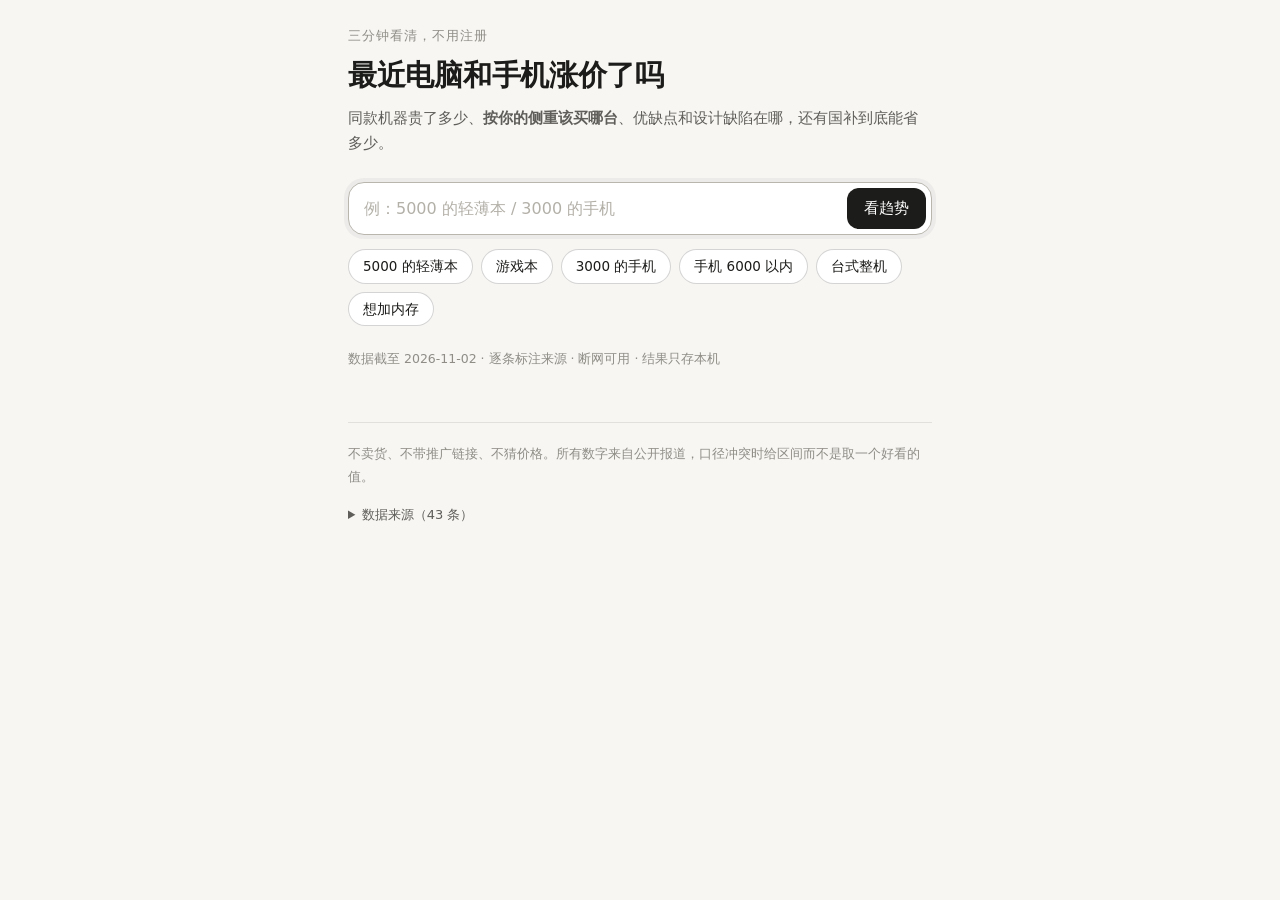
<file: 电脑涨价趋势.html>
<!DOCTYPE html>
<html lang="zh-CN">
<head>
<meta charset="utf-8">
<meta name="viewport" content="width=device-width, initial-scale=1, viewport-fit=cover">
<meta name="color-scheme" content="light">
<meta name="description" content="用公开数据看清最近电脑价格上涨了多少，哪台最值，以及现在该不该买。离线可用，不登录。">
<title>最近电脑涨价了吗</title>
<style>
:root{
  --bg:#f7f6f3; --card:#fff; --ink:#1c1c1a; --ink2:#5f5e5a; --ink3:#8f8d86;
  --line:rgba(0,0,0,.09); --line2:rgba(0,0,0,.17);
  --up:#bf392b; --upbg:#fdeeec; --upink:#9c2d21;
  --down:#17795e; --downbg:#e8f6f0;
  --amber:#8a5a0b; --amberbg:#fdf4e3;
  --blue:#1a5f9e; --bluebg:#eaf2fa;
  --r:14px;
}
*{box-sizing:border-box;-webkit-tap-highlight-color:transparent}
html,body{margin:0}
body{
  background:var(--bg); color:var(--ink); font-size:15px; line-height:1.66;
  font-family:-apple-system,BlinkMacSystemFont,"PingFang SC","Hiragino Sans GB","Microsoft YaHei",system-ui,sans-serif;
  -webkit-font-smoothing:antialiased;
}
.wrap{max-width:620px;margin:0 auto;padding:26px 18px 72px}
/* ---------- home ---------- */
.kicker{font-size:12.5px;letter-spacing:.08em;color:var(--ink3);margin:0 0 10px}
h1{font-size:29px;line-height:1.28;font-weight:600;margin:0 0 12px;letter-spacing:-.01em}
.lede{margin:0 0 26px;color:var(--ink2);font-size:15px}
.ask{
  display:flex;gap:6px;align-items:center;background:var(--card);
  border:1px solid var(--line2);border-radius:16px;padding:5px 5px 5px 15px;
  transition:box-shadow .15s,border-color .15s;
}
.ask:focus-within{border-color:#b9b6ae;box-shadow:0 0 0 4px rgba(0,0,0,.045)}
.ask input{
  flex:1;min-width:0;border:0;outline:0;background:transparent;
  font-size:16px;color:var(--ink);padding:10px 0;font-family:inherit;
}
.ask input::placeholder{color:#b3b0a8}
.ask button{
  flex:none;border:0;background:var(--ink);color:#fff;font-size:14.5px;font-weight:500;
  font-family:inherit;padding:11px 17px;border-radius:12px;cursor:pointer;
}
.ask button:active{opacity:.82}
.chips{display:flex;flex-wrap:wrap;gap:8px;margin-top:14px}
.chip{
  border:1px solid var(--line2);background:var(--card);border-radius:999px;
  padding:7px 14px;font-size:13.5px;color:var(--ink);cursor:pointer;
  font-family:inherit;line-height:1.4;
}
.chip:active{background:#f0efeb}
.meta{font-size:12.5px;color:var(--ink3);margin:22px 0 0;line-height:1.75}
.saved{
  background:var(--bluebg);border-left:3px solid var(--blue);border-radius:10px;
  padding:11px 13px;font-size:13.5px;color:#164e80;margin:0 0 20px;cursor:pointer;
}
.saved b{font-weight:500}
/* ---------- result ---------- */
.back{font-size:13.5px;color:var(--ink2);cursor:pointer;margin:0 0 16px;display:inline-block}
.back:active{opacity:.6}
.vcard{background:var(--card);border:1px solid var(--line);border-radius:18px;padding:22px 20px 20px}
.pill{
  display:inline-block;font-size:12.5px;font-weight:500;padding:4px 11px;
  border-radius:999px;line-height:1.4;
}
.t-stop{background:var(--upbg);color:var(--upink)}
.t-mixed{background:var(--amberbg);color:var(--amber)}
.t-think{background:var(--bluebg);color:var(--blue)}
.t-now{background:var(--downbg);color:var(--down)}
.vhead{font-size:20.5px;line-height:1.5;font-weight:600;margin:14px 0 0;letter-spacing:-.005em}
.vsub{font-size:13px;color:var(--ink3);margin:10px 0 0}
.quote{
  border-left:2px solid var(--line2);padding:2px 0 2px 13px;
  font-size:14.5px;color:var(--ink2);margin:20px 0 0;
}
.blk{margin-top:34px}
.blk h2{font-size:16.5px;font-weight:600;margin:0 0 6px;letter-spacing:-.005em}
.blk .cap{font-size:13px;color:var(--ink3);margin:0 0 16px;line-height:1.65}
/* bars */
.row{padding:9px 0}
.row .top{display:flex;justify-content:space-between;align-items:baseline;gap:10px;margin-bottom:7px}
.row .lab{font-size:13.5px;line-height:1.45}
.row .val{font-size:13.5px;font-variant-numeric:tabular-nums;color:var(--ink2);white-space:nowrap}
.row.dim .lab,.row.dim .val{color:var(--ink3)}
.track{height:9px;background:#eeede8;border-radius:5px;overflow:hidden;display:flex}
.fill{height:100%;border-radius:5px;background:var(--up)}
.fill.soft{background:#f0a49b;border-radius:0 5px 5px 0}
.fill.gray{background:#c9c6be}
.downrow{
  display:flex;justify-content:space-between;align-items:center;gap:10px;
  padding:11px 0 2px;border-top:1px solid var(--line);margin-top:8px;font-size:13.5px;
}
.downrow .dv{color:var(--down);font-variant-numeric:tabular-nums;white-space:nowrap}
/* quarter chart */
.qchart{display:flex;align-items:flex-end;gap:9px;height:198px;margin:6px 0 0}
.qcol{flex:1;display:flex;flex-direction:column;justify-content:flex-end;align-items:center;height:100%;min-width:0}
.qval{font-size:12px;color:var(--ink2);margin-bottom:6px;font-variant-numeric:tabular-nums;white-space:nowrap}
.qbar{width:100%;max-width:46px;border-radius:6px 6px 3px 3px;background:var(--up)}
.qcol.fc .qbar{background:#f7d9d3;border:1px dashed #c98276;border-radius:6px 6px 3px 3px}
.qlab{font-size:12px;color:var(--ink3);margin-top:9px;white-space:nowrap}
.qcol.fc .qlab{color:var(--amber)}
/* same model */
.mrow{
  display:grid;grid-template-columns:1fr auto;column-gap:14px;align-items:center;
  padding:12px 0;border-bottom:1px solid var(--line);
}
.mrow:last-child{border-bottom:0}
.mrow .mn{grid-column:1;grid-row:1;font-size:13.8px;line-height:1.45}
.mrow .mp{grid-column:1;grid-row:2;font-size:12.8px;color:var(--ink3);font-variant-numeric:tabular-nums;margin-top:3px}
.mrow .md{grid-column:2;grid-row:1 / span 2;font-size:14px;color:var(--upink);font-variant-numeric:tabular-nums;white-space:nowrap}
/* reasons + action */
.olist{margin:0;padding:0;list-style:none}
.olist li{position:relative;padding:0 0 14px 18px;font-size:14.2px;color:var(--ink);line-height:1.68}
.olist li::before{
  content:"";position:absolute;left:2px;top:9px;width:5px;height:5px;
  border-radius:50%;background:#c9c6be;
}
.actcard{
  background:var(--card);border:1px solid var(--line);border-radius:14px;
  padding:16px 17px;margin-top:6px;
}
.actcard .al{font-size:12.5px;color:var(--ink3);margin:0 0 7px;letter-spacing:.04em}
.actcard p{margin:0;font-size:14.2px;line-height:1.7}
/* decision */
.dlist{background:var(--card);border:1px solid var(--line);border-radius:14px;padding:4px 16px;margin-top:6px}
.drow{display:flex;justify-content:space-between;align-items:center;gap:12px;padding:12px 0;border-bottom:1px solid var(--line)}
.drow:last-child{border-bottom:0}
.drow .dl{font-size:14px}
.drow.now .dl{font-weight:500}
/* save */
.savebtn{
  width:100%;margin-top:30px;padding:14px;border-radius:13px;
  border:1px solid var(--line2);background:var(--card);color:var(--ink);
  font-size:15px;font-weight:500;font-family:inherit;cursor:pointer;
}
.savebtn:active{background:#f0efeb}
.savebtn.done{background:var(--downbg);border-color:#b7ddd0;color:var(--down)}
.note{font-size:13.3px;border-radius:10px;padding:11px 13px;margin-top:11px;line-height:1.6}
.note.bad{background:var(--upbg);color:var(--upink)}
.srcin{font-size:12.3px;color:var(--ink3);margin:14px 0 0;line-height:1.7}
.srcin a{color:var(--ink2)}
/* ---------- 排序 / 榜单 ---------- */
.weigh{display:flex;flex-wrap:wrap;gap:7px;margin:0 0 18px}
.wbtn{
  border:1px solid var(--line2);background:var(--card);border-radius:999px;
  padding:7px 13px;font-size:13px;color:var(--ink2);cursor:pointer;
  font-family:inherit;line-height:1.4;transition:all .12s;
}
.wbtn.on{background:var(--ink);border-color:var(--ink);color:#fff;font-weight:500}
.wbtn:active{opacity:.8}
.wcap{font-size:12.5px;color:var(--ink3);margin:0 0 10px;line-height:1.6}
/* 榜单表头：说明那个大数字是什么，否则读者分不清是跑分还是加权分 */
.colhead{
  display:grid;grid-template-columns:26px minmax(0,1fr) auto;column-gap:11px;
  padding:0 16px 6px;font-size:11.5px;color:var(--ink3);
}
.colhead .ch-l{grid-column:1}
.colhead .ch-m{grid-column:2}
.colhead .ch-r{grid-column:3;text-align:right;white-space:nowrap}
.rank{background:var(--card);border:1px solid var(--line);border-radius:16px;overflow:hidden;min-width:0}
.rk{
  display:grid;grid-template-columns:26px minmax(0,1fr) auto;
  column-gap:11px;row-gap:2px;align-items:start;
  padding:15px 16px;border-bottom:1px solid var(--line);cursor:pointer;
}
.rk:last-child{border-bottom:0}
.rk:active{background:#faf9f6}
.rk.top{background:#fdfaf7}
.rk .num{
  grid-column:1;grid-row:1 / span 3;font-size:13px;color:var(--ink3);
  font-variant-numeric:tabular-nums;padding-top:1px;
}
.rk.top .num{color:var(--upink);font-weight:600}
.rk .nm{grid-column:2;grid-row:1;font-size:14.5px;font-weight:500;line-height:1.45;min-width:0;word-break:break-word;overflow-wrap:anywhere}
.rk .sp{grid-column:2;grid-row:2;font-size:12.5px;color:var(--ink3);font-variant-numeric:tabular-nums}
.rk .sc{
  grid-column:3;grid-row:1;font-size:15px;font-weight:500;
  font-variant-numeric:tabular-nums;white-space:nowrap;
}
/* 单位（mAh / 分）用小字挂在数字后面，避免「6800」被当成分数 */
.rk .sc em{font-style:normal;font-size:10.5px;font-weight:400;color:var(--ink3);margin-left:2px}
/* 档位类维度（可加装 / 便携）显示的是文字，字号要收一点，不然比机型名还抢眼 */
.rk .sc.txt{font-size:13px;font-weight:500;color:var(--ink2)}
.rk .pr{grid-column:3;grid-row:2;font-size:13px;color:var(--ink2);text-align:right;font-variant-numeric:tabular-nums;white-space:nowrap}
.rk .why{
  /* 跨到 auto 列会被 span 元素的 min-content 撑开那一列，导致右侧差几像素溢出。
     直接跨满整行（1/-1）再靠 padding 对齐到内容列起点，就没有这个风险。 */
  grid-column:1 / -1;grid-row:3;font-size:12.8px;color:var(--ink2);
  line-height:1.6;margin-top:5px;padding-left:37px;
  min-width:0;word-break:break-word;overflow-wrap:anywhere;
}
.rk .why b{font-weight:500;color:var(--ink)}
.badge{
  display:inline-block;font-size:11.5px;padding:2px 7px;border-radius:5px;
  margin-left:6px;vertical-align:1px;font-weight:500;
}
.b-tag{background:var(--upbg);color:var(--upink)}
/* 维度条 */
.dims{display:flex;gap:3px;margin-top:6px;grid-column:1 / -1;grid-row:4;padding-left:37px;min-width:0}
.dm{flex:1;height:4px;background:#eeede8;border-radius:2px;overflow:hidden}
.dm i{display:block;height:100%;background:#a8a49a;border-radius:2px}
.dm i.hi{background:var(--ink2)}
/* 榜单里的优缺点速览 */
.pq{margin-top:7px;grid-column:1 / -1;grid-row:5;padding-left:37px;display:flex;flex-direction:column;gap:3px;font-size:12.3px;line-height:1.55;min-width:0;word-break:break-word;overflow-wrap:anywhere}
.pq .qg{color:var(--down)}
.pq .qb{color:var(--upink)}
.rk .num{grid-row:1 / span 4}
/* 品牌表 */
.bt{background:var(--card);border:1px solid var(--line);border-radius:14px;padding:2px 16px;margin-top:6px}
.brow{padding:14px 0;border-bottom:1px solid var(--line)}
.brow:last-child{border-bottom:0}
.brow .bh{display:flex;justify-content:space-between;align-items:center;gap:10px;margin-bottom:5px}
.brow .bn{font-size:14.5px;font-weight:500}
.brow .bv{font-size:12.5px;white-space:nowrap}
.brow .bw{font-size:12.8px;color:var(--ink2);line-height:1.6}
.brow .bx{font-size:12.5px;color:var(--ink3);line-height:1.6;margin-top:5px}
.upgood{background:var(--downbg);color:var(--down)}
.upmixed{background:var(--amberbg);color:var(--amber)}
.upbad{background:var(--upbg);color:var(--upink)}
/* 陷阱 */
.trap{background:var(--card);border:1px solid var(--line);border-left:3px solid #d9a441;border-radius:12px;padding:13px 15px;margin-bottom:10px}
.trap .tt{font-size:14px;font-weight:500;margin:0 0 4px}
.trap p{margin:0;font-size:13.3px;color:var(--ink2);line-height:1.65}
/* 详情页 */
.detail{background:var(--card);border:1px solid var(--line);border-radius:16px;padding:20px}
.spec{display:grid;grid-template-columns:auto 1fr;gap:8px 16px;font-size:13.5px;margin:16px 0 0}
.spec dt{color:var(--ink3);white-space:nowrap}
.spec dd{margin:0;font-variant-numeric:tabular-nums}
/* 括号里的补充说明要弱化，否则和主数字一样重会抢读 */
.spec .ddim{color:var(--ink3);font-size:12px}
/* 折叠区：把次要内容收起来，首屏只留结论和榜单 */
details.fold{
  background:var(--card);border:1px solid var(--line);border-radius:14px;
  margin-top:12px;overflow:hidden;
}
details.fold > summary{
  list-style:none;cursor:pointer;padding:14px 16px;
  display:flex;justify-content:space-between;align-items:center;gap:10px;
}
details.fold > summary::-webkit-details-marker{display:none}
details.fold > summary .ft{font-size:14.5px;font-weight:500}
details.fold > summary .fs{font-size:12.5px;color:var(--ink3);margin-top:2px}
details.fold > summary .fi{
  flex:none;font-size:12px;color:var(--ink3);transition:transform .18s;
}
details.fold[open] > summary .fi{transform:rotate(90deg)}
details.fold > .fbody{padding:0 16px 6px}
details.fold > .fbody .blk{margin-top:22px}
details.fold > .fbody .blk:first-child{margin-top:4px}
.foldwrap{margin-top:34px}
.foldwrap > h2{font-size:16.5px;font-weight:600;margin:0 0 6px}
.foldwrap > .cap{font-size:13px;color:var(--ink3);margin:0 0 4px;line-height:1.65}
/* ---------- 优缺点 ---------- */
.pc{background:var(--card);border:1px solid var(--line);border-radius:14px;padding:2px 16px;margin-top:12px}
.pc .prow{padding:13px 0;border-bottom:1px solid var(--line)}
.pc .prow:last-child{border-bottom:0}
.pc .ph{font-size:12.5px;letter-spacing:.06em;margin:0 0 8px}
.pc .ph.g{color:var(--down)}
.pc .ph.b{color:var(--upink)}
.pc ul{margin:0;padding:0;list-style:none}
.pc li{position:relative;padding:0 0 7px 15px;font-size:13.3px;line-height:1.6;color:var(--ink)}
.pc li:last-child{padding-bottom:0}
.pc li::before{content:"";position:absolute;left:2px;top:8px;width:4px;height:4px;border-radius:50%;background:#c9c6be}
.pc.con li::before{background:#e0b3ab}
/* 详情页里的优缺点 */
.problock{margin-top:16px}
.problock .ph{font-size:12.5px;letter-spacing:.06em;margin:0 0 8px}
.problock .ph.g{color:var(--down)}
.problock .ph.b{color:var(--upink)}
.problock ul{margin:0 0 14px;padding:0;list-style:none}
.problock li{position:relative;padding:0 0 8px 16px;font-size:13.5px;line-height:1.65}
.problock li::before{content:"";position:absolute;left:2px;top:8px;width:5px;height:5px;border-radius:50%;background:#b7ddd0}
.problock.cons li::before{background:#e6b3aa}
/* ---------- 国补 ---------- */
.subgrid{display:grid;grid-template-columns:1fr 1fr;gap:10px;margin-top:12px}
.subcard{background:var(--card);border:1px solid var(--line);border-radius:14px;padding:15px 15px 14px}
.subcard .sh{font-size:14px;font-weight:500;margin:0 0 3px}
.subcard .sb{font-size:11.8px;color:var(--ink3);margin:0 0 11px}
.subcard .sr{display:flex;justify-content:space-between;gap:8px;font-size:12.8px;padding:4px 0;color:var(--ink2)}
.subcard .sr b{font-weight:500;color:var(--ink);font-variant-numeric:tabular-nums;white-space:nowrap}
.subcard .sn{font-size:11.5px;color:var(--ink3);margin:9px 0 0;line-height:1.55}
.subcard.hot{border-color:#d9c9a8;background:#fffdf7}
.calc{background:var(--card);border:1px solid var(--line);border-radius:14px;padding:16px;margin-top:12px}
.calc .cl{font-size:12.5px;color:var(--ink3);margin:0 0 9px}
.calcrow{display:flex;gap:8px;align-items:center}
.calcrow input{
  flex:1;min-width:0;border:1px solid var(--line2);border-radius:10px;background:#fbfaf8;
  font-size:16px;font-family:inherit;color:var(--ink);padding:10px 12px;outline:0;
  -webkit-appearance:none;font-variant-numeric:tabular-nums;
}
.calcrow input:focus{border-color:#b9b6ae;background:#fff}
.calcrow .unit{font-size:14px;color:var(--ink3)}
.calcres{margin-top:12px;font-size:13.5px;line-height:1.75}
.calcres .big{font-size:19px;font-weight:600;font-variant-numeric:tabular-nums}
.calcres .big.save{color:var(--down)}
.calcres .big.none{color:var(--upink)}
.calcres .ln{display:flex;justify-content:space-between;gap:10px;padding:5px 0;border-top:1px solid var(--line);color:var(--ink2)}
.calcres .ln b{font-weight:500;color:var(--ink);font-variant-numeric:tabular-nums}
.calcwarn{margin-top:10px;font-size:12.8px;padding:9px 11px;border-radius:9px;line-height:1.6}
.calcwarn.bad{background:var(--upbg);color:var(--upink)}
.calcwarn.tip{background:var(--downbg);color:var(--down)}
/* 缺陷表 */
.df{background:var(--card);border:1px solid var(--line);border-radius:14px;padding:2px 16px;margin-top:12px}
.dfi{padding:15px 0;border-bottom:1px solid var(--line)}
.dfi:last-child{border-bottom:0}
.dfi .dh{display:flex;justify-content:space-between;align-items:flex-start;gap:10px;margin-bottom:6px}
.dfi .dn{font-size:14.5px;font-weight:500;line-height:1.45}
.dfi .dl{font-size:12.5px;color:var(--ink2);line-height:1.65;margin:5px 0 0}
.dfi .dl b{font-weight:500;color:var(--ink)}
.dfi .dw{font-size:12.3px;color:var(--ink3);line-height:1.6;margin:7px 0 0;padding-top:7px;border-top:1px dashed var(--line)}
/* footer */
.foot{margin-top:52px;border-top:1px solid var(--line);padding-top:20px}
.foot p{margin:0 0 12px;font-size:12.8px;color:var(--ink3);line-height:1.75}
details{font-size:13px;color:var(--ink2)}
summary{cursor:pointer;font-size:13px;color:var(--ink2);padding:4px 0}
#srclist{margin:12px 0 0;padding-left:20px;font-size:12.5px;line-height:1.8;color:var(--ink2)}
#srclist li{margin-bottom:11px}
#srclist a{color:var(--blue);text-decoration:none;word-break:break-all}
#srclist .pm{color:var(--ink3)}
.cand{margin-top:4px}
.cand button{
  display:block;width:100%;text-align:left;margin-top:9px;padding:13px 15px;
  border:1px solid var(--line2);background:var(--card);border-radius:12px;
  font-size:14.5px;font-family:inherit;color:var(--ink);cursor:pointer;
}
.cand button:active{background:#f0efeb}
@media (prefers-reduced-motion:no-preference){
  .fade{animation:f .28s ease-out both}
  @keyframes f{from{opacity:0;transform:translateY(6px)}to{opacity:1;transform:none}}
}
</style>
</head>
<body>
<main class="wrap">
  <section id="home">
    <p class="kicker">三分钟看清，不用注册</p>
    <h1>最近电脑和手机涨价了吗</h1>
    <p class="lede">同款机器贵了多少、<b>按你的侧重该买哪台</b>、优缺点和设计缺陷在哪，还有国补到底能省多少。</p>

    <div id="saved" class="saved" hidden></div>

    <div class="ask">
      <input id="q" type="text" autofocus autocomplete="off" placeholder="例：5000 的轻薄本 / 3000 的手机">
      <button id="go" type="button">看趋势</button>
    </div>

    <div class="chips" id="chips"></div>

    <p class="meta">数据截至 <span id="asof"></span> · 逐条标注来源 · 断网可用 · 结果只存本机</p>
  </section>

  <section id="result" hidden></section>

  <footer class="foot">
    <p>不卖货、不带推广链接、不猜价格。所有数字来自公开报道，口径冲突时给区间而不是取一个好看的值。</p>
    <details>
      <summary>数据来源（<span id="srccount"></span> 条）</summary>
      <ol id="srclist"></ol>
    </details>
  </footer>
</main>

<script>
const DATA = {"meta":{"version":"2.1","updated":"2026-11-02","scope":"中国大陆市场：Windows 整机、DIY 配件、手机","priceBasis":"到手价（已含国补与常见平台券）；标注「页面价」的为未叠加优惠的标价","perfBasis":"性能分 0-100，一律由实测跑分换算，不凭印象打分。手机用 Geekbench 6：perf = 100 ×（0.5×单核/4000 + 0.5×多核/12000）；电脑用 Cinebench R23：perf = 100 ×（0.5×单核/2400 + 0.5×多核/40000）。两把尺子的锚点都取「当季消费级上限」，所以手机 48 分和电脑 50 分在同一张表里可比，都表示「约为旗舰的一半」。单核管打开 App 与滑动，多核管多任务与渲染，各占一半。这是账面算力，不含系统调度、散热和降频的差异。内存条与固态没有 CPU，此项存 null、显示「不涉及」，并从加权里摘除后按比例重新归一，不判 0 分。","disclaimer":"所有数字均来自公开报道，逐条标注来源。不同来源口径不同，冲突时保留区间而不是取单一值。品牌分是「售后网点 × 保值率」的主观综合，来源有限，权重可自行调整。","subsidyNote":"到手价含 2026 年以旧换新补贴。电脑归「家电类」：实付 15% 立减、单台最高 1500 元、无价格门槛；手机归「数码类」：实付 15%、仅 ≤6000 元机型可补、封顶 500 元。补贴退出后同款回升约 15%，这是目前价格的最大变量。","generatedBy":"tools/build.py","batteryBasis":"续航项直接存额定容量（mAh），排序时在池内归一；不换算成虚构的 0-100。","cameraBasis":"影像分 0-100 为主观综合：按主摄传感器尺寸、长焦规格、以及极客湾/腾讯新闻等实测样张的口碑折算，没有统一跑分可比。这一项请当成「同一档内的相对排序」看，不要当成绝对值。"},"sources":[{"id":"sina-impact","title":"内存和存储价格上涨对PC售价影响有多大?","publisher":"新浪财经","date":"2026-10","url":"https://www.sina.cn/gc/article/niviksc7965739.html","usedFor":["DRAM/NAND 现货累计涨幅","拯救者 Y9000P 9000→14000","3000 元档办公电脑绝迹","小新 Pro14 4138→6557","2026Q3 全球 PC 出货 -20.1%"]},{"id":"stcn-memory","title":"内存条价格持续「狂飙」，华强北一年涨超 300%","publisher":"证券时报","date":"2026-09","url":"https://stcn.com/article/detail/4207734.html","usedFor":["Gartner 预测 2026 年底 PC 均价 +17%","惠普笔记本内存成本占比 15%~18% → 约 35%","厂商年内调价幅度最高 20%","Counterpoint 判断周期持续至 2027 年底"]},{"id":"sina-howmuch","title":"现在买电脑比之前贵了多少?","publisher":"新浪财经","date":"2026-10","url":"https://www.sina.cn/gc/article/nivksmm7019399.html","usedFor":["国家统计局：2026 年 9 月计算机价格同比 +21.8%","DIY 整机 8000→10000","国补 15% 单台最高 1500 元","内存 12GB+256GB 组合 500→2200"]},{"id":"techtimes-dram","title":"DRAM Prices Surge 17% as AI Gobbles Wafer Supply","publisher":"Tech Times","date":"2026-10-12","url":"https://www.techtimes.com/articles/328932/20261012/dram-prices-surge-17-ai-gobbles-wafer-supply-nanya-posts-record-857-margin.htm","usedFor":["Gartner：2026 年底 DRAM/SSD 涨约 130%","2026 全球 PC 出货 -10.4%","Q4 常规 DRAM 环比 +10%~15%（TrendForce）"]},{"id":"startupfortune","title":"The AI Boom Just Made Your Next Laptop Up to 45 Percent Pricier","publisher":"Startup Fortune","date":"2026-08","url":"https://startupfortune.com/the-ai-boom-just-made-your-next-laptop-up-to-45-percent-pricier","usedFor":["TrendForce：26Q1 DRAM +90%~95%、NAND +55%~60%","26Q2 DRAM +58%~63%、NAND +70%~75%","内存占笔记本 BOM 超 30%"]},{"id":"smzdm-double11","title":"双 11 别的都在打折，只有内存和硬盘在涨：2026 年装机，该不该现在下手","publisher":"什么值得买","date":"2026-11","url":"https://post.smzdm.com/p/aomvnp29/","usedFor":["华强北 DDR5 一年 +300%","柜台价 16G 1400~1600、32G 2000~3000 多","1TB 固态 800~1000 多","SK 海力士称 DRAM/HBM 到 2029 年产能售罄"]},{"id":"sohu-3x","title":"内存条一年涨 3 倍：双 11 装台电脑，比去年多花 2000 块","publisher":"搜狐","date":"2026-11","url":"https://m.sohu.com/a/1091439011_123020490","usedFor":["32G DDR5 900→4000","1T 固态 410→950","16G DDR5 200 多→1400","苹果接受三星 2027Q1 报价较 Q3 涨 30%~40%"]},{"id":"smzdm-config","title":"内存和固态吞了装机预算三分之一后，2026 双 11 的老配置单全失效了","publisher":"什么值得买","date":"2026-11","url":"https://post.smzdm.com/p/a03x3xw0/","usedFor":["长城 DDR4 3200 16G：93.81→664 元","三星 T7 2TB：1149→2387","7500F 跌至 600 元接近历史最低","花旗：拐点最快 2027Q4"]},{"id":"vgover","title":"32G 内存卖三千五，9700X 才一千二！双十一只换板 U","publisher":"电玩帮","date":"2026-11","url":"https://www.vgover.com/zh-tw/news/242384","usedFor":["32G DDR5 套条 3300~3900","RTX 5060 8G 3599 元","9800X3D + B850M 板 U 套装 3699 元","显卡全线溢价 25%~50%"]},{"id":"netease-monthly","title":"【2026 年 11 月】11 月装机走向与推荐（市场分析部分 / 总第 125 期）","publisher":"网易 · 电脑吧评测室","date":"2026-10-31","url":"https://www.163.com/dy/article/LAJP2AQ70512MJDN.html","usedFor":["10 月酷睿 i 系跌价约 10%","显卡整体大涨、高端缺货停产","DDR4 小跌、DDR5 小涨","SSD 总体平稳部分小跌"]},{"id":"smzdm-5060","title":"同样是 5060：笔记本八千多，台式装机六千多，今年双 11 怎么选","publisher":"什么值得买","date":"2026-11","url":"https://post.smzdm.com/p/axko67z2/","usedFor":["天选7 RTX5050 6799 元","隐星P16Pro RTX5060 8237 元","暗影精灵Pro15 8698 元","i5-14600KF+RTX5060+32G 整机 6720 元","桌面版 5060 CUDA 核心比移动版多约 15%","荣耀 X14 Plus 3199→5099"]},{"id":"smzdm-dell","title":"「950 亿订单压在手里发不出」撞上「整机普涨 20%、出货跌 25%」","publisher":"什么值得买","date":"2026-11","url":"https://post.smzdm.com/p/am9306zz","usedFor":["华硕全系涨 15%~25%、戴尔涨 20%~25%、宏碁涨 10%~20%","联想部分机型涨 1000 元","Counterpoint 三季度 PC 出货 -21%，戴尔 -25%","天选7 RTX5050 6799 元","戴尔 XPS 13 国补后六千多"]},{"id":"smzdm-panther","title":"内存涨价撞上双十一：Panther Lake 轻薄本到底值不值得买","publisher":"什么值得买","date":"2026-11","url":"https://post.m.smzdm.com/p/awwol7rg","usedFor":["ThinkBook 14+ 首发 8299 → 现在 11489（+3200）","32GB DDR5 900→4000","X9 与 X7 差价千元以上、实测只差 3%"]},{"id":"smzdm-asus","title":"涨价 5% 话刚放完，华硕产线已搬回中国：双 11 换机先看这两条消息","publisher":"什么值得买","date":"2026-11","url":"https://post.smzdm.com/p/aomql209","usedFor":["华硕商用笔记本上半年涨约三成、下半年再涨一成","华硕预计明年上半年再涨 5% 以上","Omdia：7-9 月 PC 出货 -21%，Q4 或 -24%","天选/无畏/ROG 定价未给承诺"]},{"id":"toutiao-6x","title":"等等党输麻了？内存飙涨 6 倍，2026 年双十一笔记本还能按老套路买吗","publisher":"今日头条","date":"2026-11","url":"https://m.toutiao.com/article/7695217723760034367","usedFor":["联想中高端机型普涨 500~1500 元","厂商削减低配：512GB 固态改 256GB","小新Air14、机械革命无界14 已用封装内存","4000~5000 元甜点区三难","MacBook Air M5 9499 元未涨价"]},{"id":"toutiao-soldered","title":"焊死 LPDDR5X 的笔记本买不买：内存涨 10 倍","publisher":"今日头条","date":"2026-11","url":"https://www.toutiao.com/a7696865766490063360","usedFor":["判断规则：写 LPDDR5/LPDDR5X 即焊死，写 DDR5 SO-DIMM 才有插槽","游戏本多数仍留 SO-DIMM 插槽","超轻薄本轮焊死比例各方口径不一（六成/七成）","按「这一次买够」倒推容量"]},{"id":"laptopcompat","title":"SO-DIMM vs Soldered RAM: Is Laptop RAM Soldered?","publisher":"Laptop Compat","date":"2026","url":"https://laptopcompat.com/guides/so-dimm-vs-soldered-ram","usedFor":["325 款机型样本：145 款板载、179 款仅插槽、1 款混合","ROG Zephyrus G14 2026 为 LPDDR5X 板载","HP Omen Max 16 双槽可到 64GB"]},{"id":"smzdm-thinkpad","title":"「去年四百多的 16G 内存条，现在一千八」撞上「X1C 内存焊死，买定没有回头路」","publisher":"什么值得买","date":"2026-11","url":"https://post.m.smzdm.com/p/agg523n6","usedFor":["16GB DDR5 去年 400 多→现在 1800","ThinkPad E14/E16 双插槽、X1C/X13 板载","T14p 2026 用 LPCAMM2 可换但属专有模组","X1 Carbon 2026 定价 17999、国补 16499"]},{"id":"wangbei-guide","title":"学生笔记本电脑怎么选？不同专业、预算和用途的购机指南","publisher":"网贝","date":"2026-11","url":"https://www.wangbei.net/articles/college-laptop-buying-guide","usedFor":["3000~5000 档七款机型国补后参考价","惠普战66 八代锐龙版双内存槽+双SSD位","REDMI Book Pro 14 32G+1TB 首销 7999→6799.15"]},{"id":"zol-air14","title":"双十一大学生入门笔记本推荐 联想小新 Air14 柔光版","publisher":"中关村在线","date":"2026-11","url":"https://pad.zol.com.cn/1268/12683642.html","usedFor":["小新 Air14 柔光版 16G+512G 原价 6799 → 补贴后约 5100","16G+1TB 原价 7999 → 约 6800"]},{"id":"zol-xiaoxin16","title":"联想小新 16 轻薄本促销到手低至 5192 元","publisher":"中关村在线","date":"2026-11","url":"https://nb.zol.com.cn/1267/12672808.html","usedFor":["小新 16 R7 H255 16G+512G 页面 6689 → 到手 5192.5"]},{"id":"zol-canglong","title":"机械革命苍龙 18 Pro 游戏本叠享多重优惠","publisher":"中关村在线","date":"2026-11","url":"https://nb.zol.com.cn/1267/12673953.html","usedFor":["苍龙18Pro R9-9955HX 16G 1T RTX5070 页面 13999 → 到手 12124.03"]},{"id":"smzdm-jiguangx","title":"机械革命极光 X 游戏本（U7-251HX、16GB、1TB、RTX5060）9286.78 元","publisher":"什么值得买","date":"2026-11","url":"https://www.smzdm.com/p/185220709","usedFor":["极光X 页面 12489 → 到手 9286.78","含国补 1500 与 PLUS 立减"]},{"id":"zol-yaoshi","title":"机械革命耀世系列电竞游戏本享多重超值优惠","publisher":"中关村在线","date":"2026-11","url":"https://nb.zol.com.cn/1267/12673003.html","usedFor":["耀世18Pro 天猫 12999 → 到手 10299"]},{"id":"cheche-asus","title":"双 11 轻薄本选购指南：价格惊喜，总有一款适合你","publisher":"汽车大本营","date":"2026-11","url":"http://www.cheche520.cn/aust/488994.html","usedFor":["无畏 16SE 2026 叠加后到手 4079.2 元起","无畏 16SE 标配 16GB LPDDR5 + 1TB PCIe4.0"]},{"id":"sina-rounds","title":"手机一年涨价三轮：9 月 27 款机型调价，11 月底或再来一轮","publisher":"新浪财经","date":"2026-11","url":"https://www.sina.cn/gc/article/nivfwqv8246393.html","usedFor":["9 月 1 日 27 款机型上调、最高 +20.01%","10 月 9 日小米 17 Ultra 全系涨 1000","11 月底预计再涨 300 元起"]},{"id":"toutiao-account","title":"手机涨价 1000，国补只补 500：存储涨价怎么传到手机上","publisher":"今日头条","date":"2026-11","url":"https://www.toutiao.com/a7695917208840438282","usedFor":["存储占手机成本 10%~15% → 30%~40%，旗舰 30%~60%","首次超过处理器成为最贵零件","余承东称单台成本增加 200 美元以上"]},{"id":"smzdm-window","title":"手机集体涨价、越等越贵？这两个购机窗口还开着","publisher":"什么值得买","date":"2026-11","url":"https://post.smzdm.com/p/ae6qz3z3","usedFor":["双11 各机型国补后到手价","iQOO Z11 Turbo 2399 / 一加 Turbo6 2299 / 真我 Neo8 2599","荣耀 Power2 2699 / OPPO Reno16 国补后 2999 / 红米 K90 国补后 2799"]},{"id":"qq-store","title":"内存越大涨价越狠：手机同型号不同存储版本差价被拉大","publisher":"腾讯新闻","date":"2026-10-26","url":"https://news.qq.com/rain/a/20261026A06LT800","usedFor":["12GB+256GB 组合 500 → 2200 元","同型号大存储版溢价被拉大","手机均价同比 +15%"]},{"id":"subsidy-rule","title":"2026 年以旧换新补贴标准：家电 6 类封顶 1500，数码 4 类封顶 500","publisher":"北川羌族自治县人民政府","date":"2026-10","url":"https://www.beichuan.gov.cn/beichuan/c125502/202610/516d0d95e76a46dd97a8c47409159afa.shtml","usedFor":["电脑归家电类：15%、封顶 1500、无价格门槛","手机归数码类：15%、≤6000 元、封顶 500","政策执行至 2026-12-31"]},{"id":"toutiao-subsidy","title":"国补凑单怎么凑最划算：家电封顶 1500、手机超 6000 不补","publisher":"今日头条 · 寿光日报","date":"2026-10-09","url":"https://www.toutiao.com/article/7694496993283965459","usedFor":["电脑实付 10000 元刚好吃满 1500","手机实付 3333 元吃满 500","国补按折后实付价计算，不是标价"]},{"id":"smzdm-thinkbook14p","title":"8887 赞评测说「没有缺点」，1219 赞吐槽帖说「开俩 Word 卡死」：ThinkBook 14+ 2026 口碑分裂","publisher":"什么值得买社区","date":"2026-11","url":"https://post.smzdm.com/p/az8om4po","usedFor":["开俩 Word 卡死、0x10E 黑屏的早期驱动问题","不支持低于 65W 的 PD 充电器","LPCAMM2 升级需先更新 BIOS"]},{"id":"smzdm-thinkbook-ryzen","title":"99.9Wh 电池 + TGX + 85W 释放：新款 ThinkBook 14+/16+ 值得买？","publisher":"什么值得买社区","date":"2026-11","url":"https://post.m.smzdm.com/p/a6z43qgn","usedFor":["85W 释放下噪音 55dB、静音室 49dB","ThinkBook 14+ 锐龙 H253 16G+1TB 国补后 7224","锐龙 H255 32G+1TB 国补 8499","M.2 2280 双硬盘位"]},{"id":"baixiu-tianxuan","title":"天选 CPU 虚焊通病：冷热交替黑屏","publisher":"百修网","date":"2026-10","url":"https://www.baixiu.org/repair/28484587.html","usedFor":["天选系列 CPU 核心 BGA 焊球热疲劳虚焊","冷机正常、升温后黑屏死机、冷却后恢复","软件与散热优化无法修复，需 BGA 重植"]},{"id":"tousu-lowtin","title":"联想小新 Pro13 ARE 低温锡虚焊通病导致雪花屏 / 自动关机","publisher":"黑猫投诉","date":"2026-10-09","url":"https://sd.tousu.sina.com.cn/complaint/view/17402141246","usedFor":["小新 Pro13 ARE 低温锡膏焊接 CPU 致虚焊","症状：花屏、雪花屏、死机、自动关机","过保后维修费用争议"]},{"id":"zhinanshi-t9","title":"神舟战神 T9 的品控问题有哪些","publisher":"指南师","date":"2026-10","url":"https://www.zhinanshi.com/hasee-zhanshen-t9/5415355","usedFor":["显卡供电芯片损坏、显卡核心虚焊","公模方案外壳刚性不足、单手开合屏晃","售后网点集中省会城市"]},{"id":"stage1-thinkbook","title":"ThinkBook 16+ 长期使用反馈：噪音、色准、掉盘","publisher":"Stage1 论坛","date":"2026-10","url":"https://stage1st.com/2b/forum.php?mod=viewthread&tid=2290348","usedFor":["风道设计导致噪音偏大","独显模式续航一般","未校色时色准差、外接硬盘盒掉盘"]},{"id":"jd-zhan66","title":"惠普战 66 14 英寸 2026 商品规格与价格","publisher":"京东 · 惠普电脑整机旗舰店","date":"2026-11","url":"https://union-click.jd.com/jdc?e=&p=[base64]","usedFor":["战 66 14 英寸：2 个内存插槽、最大 32GB","屏幕 1920×1200 60Hz、62.5% sRGB","1.48kg、锐龙5 220 版本"]},{"id":"beebom-gb6","publisher":"Beebom Gadgets","date":"2026","title":"Geekbench 6 vs 7：13 款手机芯片单核/多核实测对照","url":"https://gadgets.beebom.com/stories/i-ran-geekbench-7-and-6-on-13-phones-mid-range-chips-took-biggest-hit"},{"id":"cpumonkey-8g5","publisher":"CPU-Monkey","date":"2026","title":"Snapdragon 8 Gen 5 vs Dimensity 8500：Geekbench 6 对照","url":"https://cpu-monkey.com/en/compare_cpu-qualcomm_snapdragon_8_gen_5-vs-mediatek_dimensity_8500"},{"id":"geekwan-9030","publisher":"极客湾（公众号转载）","date":"2026-07","title":"麒麟 9030 实测：一颗「落后」芯片，打出了逆天战绩","url":"http://mp.weixin.qq.com/s?__biz=MzYzNjk3MzQwMg==&mid=2247483682&idx=1&sn=53cf78909f3683ea811550da7ed240c9"},{"id":"zol-spec","publisher":"中关村在线","date":"2026","title":"机型参数库：CPU 型号、电池容量与存储规格","url":"https://wap.zol.com.cn/"},{"id":"csdn-tier","publisher":"CSDN","date":"2025-11","title":"手机处理器性能排行榜：Geekbench 6 单核/多核与 GPU 天梯图（典型区间）","url":"https://blog.csdn.net/weixin_32349093/article/details/166446831"}],"categories":[{"key":"thin","name":"轻薄本 · 办公学习","short":"轻薄本","keywords":["轻薄","办公","学生","便携","商务","上网","写论文","课件","打字","小新","thinkpad","13寸","14寸","13 寸","14 寸","上课","图书馆"],"changeLow":17,"changeHigh":58,"changeLabel":"整机均价 +17%，同款最高 +58%","tone":"mixed","headline":"轻薄本已不是主力涨价战场，但要小心「内存焊死」","reasons":["同款实证：联想小新 Pro14 锐龙版 4138 元 → 6557 元，涨 58%；ThinkBook 14+ 首发 8299 元 → 现在 11489 元。","厂商在悄悄减配：512GB 固态改 256GB、16GB 内存改 8GB，用「同价更低配」代替直接涨价。","最值得警惕的一条：超轻薄本大量改用焊死内存（LPDDR5X），买到 16G 就是 16G 用到底 —— 在内存涨 5 倍的年份，这个选择的代价比差价大得多。"],"action":"先看规格表里写的是 LPDDR5X 还是 DDR5 SO-DIMM，再谈价格。预算够就优先选留插槽的（如惠普战 66），或干脆一次买够 32G 的（如 REDMI Book Pro 14）。","sources":["sina-impact","smzdm-panther","toutiao-6x","toutiao-soldered"]},{"key":"gaming","name":"游戏本 · 高性能","short":"游戏本","keywords":["游戏","电竞","打游戏","高性能","显卡","吃鸡","原神","3a","渲染","剪辑","建模","设计本"],"changeLow":50,"changeHigh":56,"changeLabel":"整体约 +50%，同款 +56%","tone":"stop","headline":"涨幅最猛的品类，而且同样一张 5060，笔记本比台式贵一千五","reasons":["同款实证：联想拯救者 Y9000P 同配置 9000 元 → 14000 元以上，涨 56%。","关键对比：最便宜的 RTX5060 游戏本 8237 元，而 i5-14600KF + RTX5060 + 32G 的台式整机只要 6720 元 —— 便宜 1500，内存还翻倍。","而且桌面版 5060 的 CUDA 核心比移动版多约 15%，同样的名字不是同样的性能。"],"action":"先问自己：这台机器真的需要每天背走吗？不需要就买台式，同样的钱算力实得多。必须便携再买游戏本，且优先挑留内存插槽的机型（多数游戏本仍保留 SO-DIMM，这一点比轻薄本宽容）。","sources":["sina-impact","smzdm-5060","smzdm-dell","vgover"]},{"key":"desktop","name":"台式整机 · DIY 装机","short":"台式整机","keywords":["台式","整机","主机","装机","diy","组装","台机","拼机","自装"],"changeLow":25,"changeHigh":25,"changeLabel":"中端配置 +25%","tone":"think","headline":"别买整机 —— 拆开买：CPU 和主板在跌，只有内存固态在涨","reasons":["整机确实贵了：中端 DIY 套装从 6 月的不到 8000 元涨到约 1 万元。","但 CPU 在跌：10 月酷睿 i 系跌价约 10%，锐龙 7500F 跌到 600 元附近，接近历史最低。","于是出现很反常的一幕：DDR5 新平台的板 U 套装（3699 元）比两根 32GB 内存（3300~3900 元）还便宜。"],"action":"老机器还能开机 → 今年只换板 U，内存固态按实际缺口补，别整机换新。整机的内存容量写死在配置单里，涨价期反而不好加。","sources":["sina-howmuch","vgover","netease-monthly","smzdm-config"]},{"key":"upgrade","name":"升级内存 / 硬盘","short":"内存固态","keywords":["内存","固态","硬盘","升级","加内存","换硬盘","扩容","ssd","内存条","加装"],"changeLow":130,"changeHigh":500,"changeLabel":"内存 +500%，固态 +130%","tone":"now","headline":"刚需现在买，非刚需别囤 —— 这一轮等不来降价","reasons":["16GB DDR5 从去年 400 多元涨到现在约 1800 元；32GB 套条 3300~3900 元。","1TB 固态从 410 元涨到 950 元。","上游产能被 AI 抢走：SK 海力士称 DRAM 和 HBM 到 2029 年产能已售罄，新增产能最快 2027 年后才形成有效供给。"],"action":"按够用买，别囤 —— 内存是典型周期品，涨得猛跌得也快。低于市价一半的条子大概率是拆机件或白片黑片颗粒。动手前先确认你的机器有没有插槽：写 LPDDR5X 的加不了。","sources":["smzdm-thinkpad","vgover","sohu-3x","smzdm-double11"]},{"key":"phone","kind":"phone","name":"手机","short":"手机","keywords":["手机","换机","换手机","打电话","拍照","续航","iphone","华为","小米","红米","荣耀","oppo","vivo","一加","真我","iqoo","红魔","魅族","努比亚","mate","nova","苹果","华为手机","小米手机"],"changeLow":15,"changeHigh":340,"changeLabel":"均价 +15%，大存储版更狠","tone":"mixed","headline":"手机涨得比电脑还凶，而且国补只认 6000 这一条线","reasons":["存储占手机成本从 10%~15% 飙到 30%~40%，旗舰机甚至到 30%~60% —— 史上第一次超过处理器，成了手机里最贵的零件。","12GB+256GB 的存储组合采购价从约 500 元涨到 2200 元，涨了三倍多；余承东说单台手机因此多出 200 美元以上成本。","一年内已经涨了三轮：9 月 1 日（27 款机型，最高涨 20%）、10 月 9 日（小米 17 Ultra 涨 1000）、11 月底预计再来一轮。"],"action":"第一件事不是看配置，是看价格有没有卡进 6000 这条线 —— 手机归「数码类」，国补只补 6000 以下的，超了是一分不补。第二件事是别买大存储版：今年 512GB 比 256GB 贵的钱，比往年多得多，256GB + 云盘比 512GB 划算。刚需趁双11+国补这个窗口上车，别等：你等的不是降价。","budgetBands":[{"max":1800,"text":"这个预算今年很难：1500~2000 元档性能机已经基本结束，只能买到入门配置。"},{"max":3000,"text":"主力战场：2000~3000 元档机型最密集，性能、影像、续航三选一，没有全能。"},{"max":4500,"text":"旗舰下放区：能买到上代旗舰或新中端顶配，是性价比最高的区间。"},{"max":6000,"text":"国补线内：这个预算能拿满 500 元补贴（实付 3333 元以上即可吃满），是高端的最后一块福利区。"},{"max":999999,"text":"超过 6000 就出局了：手机国补一分不补。要么退回国补线内，要么接受这个代价。"}],"sources":["sina-rounds","toutiao-account","smzdm-window","qq-store","subsidy-rule"]}],"subsidyRules":{"pc":{"bucket":"家电类","rate":15,"cap":1500,"threshold":null,"saturate":10000,"note":"电脑归「家电类」：实付 15% 立减，单台最高 1500 元，没有价格门槛。实付 10000 元刚好把 1500 拿满，再贵也不会更多。"},"phone":{"bucket":"数码类","rate":15,"cap":500,"threshold":6000,"saturate":3333,"note":"手机归「数码类」：实付 15%，但只有售价 ≤6000 元的机型才补，封顶 500 元。实付 3333 元就吃满了，再往上加钱不增加补贴。"}},"subsidyFacts":["全国全年 2500 亿，分四批发放，第四批 625 亿已下达，覆盖 29 个省市。政策执行到 2026-12-31，额度先到先得。","电脑是这次的「漏网之鱼」：它归在家电类目里，不是数码类，所以不受手机那条 6000 元红线限制 —— 一万五的笔记本照样能拿满 1500。用手机的规则套电脑，是最常见的一处白亏。","国补按「折后实付价」算，不是标价。平台满减、店铺券、PLUS 折扣全扣完之后，再乘 15%。","同一身份证每类产品全年限 1 件；家电和数码名额互不冲突，所以「今年换手机 + 换电脑」两笔都能拿。","退单、取消订单、修改收货信息会作废本年度该品类的补贴资格。下单前把型号和地址核清楚。"],"brands":[{"name":"惠普","hike":"内存已占整机成本约 35%（上季度 15%~18%）","upgrade":"good","upgradeNote":"战 66 八代：双内存槽 + 双 SSD 位","service":5,"resale":4,"verdict":"今年升级性最好的主流选择","note":"涨价压力最大（内存成本占比自己披露得最狠），但战 66 这类机器留了双槽，是这个年份最实用的差异点。","scope":"pc"},{"name":"联想","hike":"中高端机型普涨 500~1500 元，部分机型直接涨 1000 元","upgrade":"mixed","upgradeNote":"小新 Air14 板载；ThinkPad E14/E16 双插槽；X1C/X13 板载","service":5,"resale":5,"verdict":"售后和保值最稳，但必须逐型号看内存形态","note":"同一个品牌里，E14 能加内存、X1C 不能 —— 别按品牌判断，按型号判断。小新 16SE 的双 M.2 硬盘位是今年的卖点。","scope":"pc"},{"name":"戴尔","hike":"涨 20%~25%，商用线 10%~30%","upgrade":"bad","upgradeNote":"XPS 全系板载 LPDDR5X","service":4,"resale":4,"verdict":"涨价幅度靠前，高端线几乎全是焊死","note":"XPS 13 国补后六千多，价格回到了十年前的档位带 —— 但那是 16G 板载换来的。","scope":"pc"},{"name":"华硕","hike":"全系涨 15%~25%；商用上半年约 +30%，下半年再 +10%","upgrade":"mixed","upgradeNote":"无畏 16SE 为 LPDDR5；Vivobook 部分 DDR5 插槽","service":4,"resale":4,"verdict":"涨幅居中，官方明说明年上半年还要再涨 5%","note":"官方给的是「涨幅能压到约 5%」，不是「不涨」。天选/无畏/ROG 的定价没给任何承诺。","scope":"pc"},{"name":"宏碁","hike":"涨 10%~20%","upgrade":"mixed","upgradeNote":"Aspire 主流机型多留插槽","service":3,"resale":3,"noOffer":true,"verdict":"涨幅相对靠后，适合当价格锚点","note":"涨幅是几家里报得最低的，但售后网点密度不如前三家。这次没找到能核实的在售到手价，所以不参与排序 —— 空着比编一个强。","scope":"pc"},{"name":"机械革命","hike":"涨幅数据有限，主要靠低价换量","upgrade":"mixed","upgradeNote":"无界 14 系列用封装内存；游戏本多留 SO-DIMM","service":2,"resale":2,"verdict":"同配置最便宜，代价是售后与保值","note":"无界 14X 约 3000、极光X（RTX5060）9286 —— 价格屠夫属性还在。但网点少、二手折价快。","scope":"pc"},{"name":"荣耀","hike":"X14 Plus 2025 款 3199 → 2026 款 5099（+59%）","upgrade":"bad","upgradeNote":"轻薄线多为板载","service":3,"resale":2,"verdict":"同价位涨幅最猛的一家之一","note":"一年贵 1900 元。同系列换代涨价近六成，这个幅度比行业均值高得多。","scope":"pc"},{"name":"华为","hike":"未披露具体幅度","upgrade":"bad","upgradeNote":"MateBook 多为板载","service":4,"resale":3,"verdict":"同价位常见 1TB 固态，存储规格更舍得给","note":"MateBook D16 在 4589 元给到 1TB，是这一档里存储最宽的选择。","scope":"pc"},{"name":"红米","hike":"未披露具体幅度","upgrade":"mixed","upgradeNote":"Book Pro 14 部分配置留插槽","service":3,"resale":3,"verdict":"少见的 32G+1TB 在 7000 元以内的选择","note":"Book Pro 14（U5-338H/32G+1TB）首销 7999、国补后 6799.15 —— 在这个内存价位上很罕见。","scope":"pc"},{"name":"苹果","hike":"MacBook Air M5 定价未变（9499 元起）","upgrade":"bad","upgradeNote":"全系统一内存，焊死","service":4,"resale":5,"noOffer":true,"verdict":"被动变划算，但本工具不覆盖其行情","note":"Windows 本集体涨价后，它反而显得不贵了。不过 Mac 的调价逻辑不同，这里不给它的价格结论，也不放进榜单。","scope":"pc"},{"name":"华为","scope":"phone","hike":"Mate80 12+256GB 4699→5499（+800），Mate 80 Pro 512GB 首发 6999→7999","upgrade":"bad","upgradeNote":"全系不可换内存与存储，只支持 NM 卡扩展","service":5,"resale":4,"verdict":"信号与影像最稳，但溢价也最硬","note":"Mate 90 Pro 同配置比上代高 1500。鸿蒙生态是加分项，代价是部分安卓应用要绕路。（品牌分：售后 5 / 保值 4 —— 网点确实最密，但二手折价比苹果慢不了多少，不给并列第一。）"},{"name":"小米","scope":"phone","hike":"10 月 9 日小米 17 Ultra 全系涨 1000（6999→7999）","upgrade":"bad","upgradeNote":"不可扩展，按容量买定","service":4,"resale":4,"verdict":"配置给得最满，价格也涨得最实","note":"17 Ultra 这一代把存储成本直接转到了价签上。小米之家网点密度在小城里比线上品牌强。"},{"name":"红米","scope":"phone","hike":"K90 国补后 2799；K100 Pro Max 国补后 4249","upgrade":"bad","upgradeNote":"不可扩展","service":4,"resale":3,"verdict":"国补线内最值得看的一档","note":"K90 在 3000 以内把屏幕和性能都堆上了，是这一轮涨价里少数还讲性价比的机型。"},{"name":"荣耀","scope":"phone","hike":"Power2 12+256GB 2699；Magic8 Pro Air 12+256GB 4999","upgrade":"bad","upgradeNote":"不可扩展","service":4,"resale":3,"verdict":"续航做得最狠的一家","note":"Power 系列的电池容量在这一档几乎没有对手，代价是机身厚、影像凑数。"},{"name":"OPPO","scope":"phone","hike":"Reno16 国补后约 2999","upgrade":"bad","upgradeNote":"不可扩展","service":5,"resale":3,"verdict":"线下网点最多，人像调校讨喜","note":"Reno 系列的性能一直不是强项，但拿在手上的质感和自拍是同价位里比较靠前的。"},{"name":"vivo","scope":"phone","hike":"X300 约 4999；X500 Pro 全系降超 1300","upgrade":"bad","upgradeNote":"不可扩展","service":5,"resale":3,"verdict":"影像下放最舍得的一家","note":"X 系列把旗舰影像往下放得很快。X500 Pro 这轮降价幅度反常，是双11 的短期窗口，不是趋势。"},{"name":"一加","scope":"phone","hike":"Turbo6 12+256GB 2299","upgrade":"bad","upgradeNote":"不可扩展","service":3,"resale":3,"verdict":"同价位性能最激进","note":"Turbo 系列基本只做性能和快充，影像和质感都让位。售后要寄修，网点不如前几家。"},{"name":"iQOO","scope":"phone","hike":"Z11 Turbo 12+256GB 2399；Neo11 约 2599","upgrade":"bad","upgradeNote":"不可扩展","service":3,"resale":3,"verdict":"游戏调度最积极，影像凑数","note":"Z 系列是把电池和散热堆到极限的做法，长时间打游戏稳，拍照别指望。"},{"name":"真我","scope":"phone","hike":"Neo8 12+256GB 2599","upgrade":"bad","upgradeNote":"不可扩展","service":2,"resale":2,"verdict":"参数最漂亮，售后最薄","note":"价格屠夫属性还在，但线下网点少，出问题基本只能寄修。买之前先确认你所在城市有没有服务点。"},{"name":"摩托罗拉","scope":"phone","hike":"X70 Air Pro 12+256GB 4499","upgrade":"bad","upgradeNote":"不可扩展","service":2,"resale":2,"verdict":"轻薄做得最好，系统最干净","note":"接近原生安卓，没有预装全家桶。代价是系统更新周期短、售后网点稀少。"},{"name":"苹果","scope":"phone","hike":"iPhone18 Pro 9999（较上代 +1000）；Pro Max 2TB 比上代同规格高 5000","upgrade":"bad","upgradeNote":"不可扩展，容量差价极大","service":4,"resale":5,"verdict":"相对变划算，但容量溢价最狠","note":"安卓集体涨价后，iPhone 的相对价格反而没那么难看。但 Pro Max 2TB 比上代同规格高 5000，说明存储涨价它也一样扛不住。128G 起步这一档要格外小心。"}],"offers":[{"id":"thin-wujie14x","name":"机械革命 无界 14X","cat":"thin","spec":"R7 H255 · 16G + 512G","price":3000,"perf":62,"upgrade":0,"portable":3,"brand":"机械革命","tag":"这个价位里最便宜的一台","caution":"无界系列用封装内存，16G 就是 16G","sources":["wangbei-guide","toutiao-6x"],"pros":["全库轻薄本里到手价最低的一台","1.4kg 出头，背着不累","16G 应付文档和网页够用"],"cons":["封装内存，16G 就是 16G，涨内存的年代没有后路","公模方案，外壳刚性和屏轴精度一般","网点少，坏了基本靠寄修"],"chip":"R7 H255","cb23":[2055,15475]},{"id":"thin-air15","name":"联想小新 Air15 2026","cat":"thin","spec":"酷睿5 320 · 16G + 512G","price":3786,"perf":50,"upgrade":1,"portable":2,"brand":"联想","tag":"四千以内最稳的一台","caution":"内存形态按具体 SKU 而异，下单前看规格页","sources":["wangbei-guide"],"pros":["15.6 寸大屏 + 完整小键盘，写论文舒服","联想网点密度在这几家最高","不到 3800 拿到新平台"],"cons":["低色域屏，修图看片颜色发灰","内存形态按 SKU 而异，同一型号不同配置不一样","机身塑料感明显"],"chip":"酷睿5 320","cb23":[1939,7540]},{"id":"thin-inspiron15","name":"戴尔灵越 15 2026","cat":"thin","spec":"Ultra 5-225H · 16G","price":4164,"perf":62,"upgrade":1,"portable":2,"brand":"戴尔","tag":"新平台核显，性能比上一档高一截","caution":"灵越线部分配置可扩，但戴尔 XPS 全系板载 —— 别把品牌当结论","sources":["wangbei-guide","smzdm-dell"],"pros":["Ultra 5 核显比上一档强一截","戴尔商用售后响应稳定","接口给得比较全"],"cons":["模具是老模具换芯，屏占比低","屏幕素质同价位偏下","整机偏重，通勤不算轻"],"chip":"Ultra 5 225H","cb23":[1985,16436]},{"id":"thin-vivobook16se","name":"华硕无畏 16SE 2026","cat":"thin","spec":"酷睿5 320 · 16G + 512G","price":4249,"perf":50,"upgrade":0,"portable":2,"brand":"华硕","tag":"2.5K 144Hz 屏，同价位屏幕最好","caution":"用的是 LPDDR5 板载内存，买定没有回头路","sources":["wangbei-guide","cheche-asus"],"pros":["2.5K 144Hz 屏，这个价位屏幕最好的一台","标配就给 1TB 固态","接口齐全，有 RJ45"],"cons":["LPDDR5 板载，买定没有回头路","满载风扇噪音偏大","外壳按压有轻微形变"],"chip":"酷睿5 320","cb23":[1928,7880]},{"id":"thin-matebookd16","name":"华为 MateBook D16","cat":"thin","spec":"i5-13420H · 16G + 1TB","price":4589,"perf":45,"upgrade":0,"portable":2,"brand":"华为","tag":"这一档唯一给到 1TB 固态","caution":"处理器是 13 代老平台，性能不占优","sources":["wangbei-guide"],"pros":["这一档唯一给到 1TB 固态","多屏协同对华为手机用户很实用","键盘手感在同价位靠前"],"cons":["i5-13420H 是 13 代老平台，性能不占优","内存板载不可扩","屏幕刷新率只有 60Hz"],"chip":"i5-13420H","cb23":[1690,7839]},{"id":"thin-honorx14","name":"荣耀 X14 战斗版 2026","cat":"thin","spec":"酷睿5 320 · 16G + 512G","price":4607,"perf":50,"upgrade":0,"portable":3,"brand":"荣耀","tag":"轻，但同系列一年涨了六成","caution":"对比 2025 款 3199 元，这一代贵了 1400 元以上","sources":["wangbei-guide","smzdm-5060"],"pros":["1.4kg，便携做得不错","同价位屏幕亮度较高","价格比联想同配低一截"],"cons":["同系列一年涨了 1900 元，涨幅远高于行业均值","内存板载","售后网点密度一般"],"chip":"酷睿5 320","cb23":[1939,7540]},{"id":"thin-zhan66","name":"惠普战 66 八代锐龙版","cat":"thin","spec":"R7 H255 · 16G + 512G","price":5009,"perf":62,"upgrade":2,"portable":2,"brand":"惠普","tag":"双内存槽 + 双 SSD 位，今年最值钱的差异点","caution":"屏幕和重量都不算出彩，买它买的是可扩展","sources":["wangbei-guide","smzdm-thinkpad"],"pros":["双内存插槽 + 双 SSD 位，今年最值钱的差异点","军标认证，键盘防泼溅","一年上门保修，不用自己跑网点"],"cons":["屏幕只有 62.5% sRGB，色域是明显短板","1.48kg 在 14 寸里偏重","设计感一般，纯工具属性"],"chip":"R7 H255","cb23":[2055,15475],"efficiency":1,"efficiencyEvidence":{"from":"spec-hp-66g8-amd","energyModel":null,"filings":[],"source":"中国能效标识网 产品备案查询","syncedAt":"2026-11-09"},"efficiencyText":"一级","efficiencyStatus":"verified"},{"id":"thin-air14","name":"联想小新 Air14 柔光版","cat":"thin","spec":"Ultra 5 226V · 16G + 512G（原价 6799）","price":5100,"perf":48,"upgrade":0,"portable":3,"brand":"联想","tag":"1.14kg、2.5K 120Hz，轻薄做得最好","caution":"已确认用封装内存，1TB 版要 6800","sources":["zol-air14","toutiao-6x"],"pros":["1.14kg，这一档最轻的之一","2.5K 120Hz 高刷屏","柔光版抗反光，户外看着舒服"],"cons":["已确认封装内存，16G 用到报废","1TB 版本要 6800，容量溢价很陡","接口少，要带扩展坞"],"chip":"Ultra 5 226V","cb23":[1746,9041]},{"id":"thin-xiaoxin16","name":"联想小新 16","cat":"thin","spec":"R7 H255 · 16G + 512G（页面 6689）","price":5192,"perf":62,"upgrade":1,"portable":2,"brand":"联想","tag":"16 寸大屏，优惠叠得最狠（省 1497）","caution":"小新 16SE 有双 M.2 硬盘位，同价位更值得看","sources":["zol-xiaoxin16","toutiao-6x"],"pros":["16 寸大屏，多窗口效率高","优惠叠得最狠，页面 6689 砍到 5192","小新系列的键盘口碑一直不错"],"cons":["内存形态要按 SKU 确认","屏幕素质在同价位不算突出","机身偏大，14 寸包放不下"],"chip":"R7 H255","cb23":[2055,15475]},{"id":"thin-redmibookpro14","name":"Redmi Book Pro 14","cat":"thin","spec":"U5-338H · 32G + 1TB（首销 7999）","price":6799,"perf":62,"upgrade":0,"portable":2,"brand":"红米","tag":"七千以内罕见的 32G + 1TB","caution":"只在这个首销价位成立，其他 SKU 不能照抄","sources":["wangbei-guide"],"pros":["七千以内罕见的 32G + 1TB","3.2K 屏，色准和亮度都在线","一体成型机身，质感超出价位"],"cons":["这个价只在首销成立，其他 SKU 不能照抄","内存板载，32G 是上限","小米笔记本的售后体系不如手机"],"chip":"Ultra 5 338H","cb23":[2002,15988]},{"id":"gaming-tianxuan7","name":"华硕天选 7","cat":"gaming","spec":"R7 H260 · 16G + 512G · RTX 5050 · 2.5K 165Hz OLED","price":6799,"perf":56,"upgrade":2,"portable":1,"brand":"华硕","tag":"本库游戏本里到手价最低的一台","caution":"RTX 5050 比 5060 低一档，具体差多少要自己比价格","sources":["smzdm-5060","smzdm-dell"],"pros":["本库游戏本里到手价最低的一台","留给内存插槽，以后能加","华硕的散热模具在这一档算成熟"],"cons":["天选系列有 CPU 虚焊通病：冷机正常、升温后黑屏、冷却又恢复，软件和散热都救不了","RTX 5050 比 5060 低一档，具体差多少要自己比价格","满载噪音明显"],"chip":"R7 H260","cb23":[1760,15321],"efficiency":1,"efficiencyEvidence":{"from":"spec-tuf-a16-2026","energyModel":"FA608","filings":[{"model":"FA608","level":1,"regNo":"20260109-CEL0272025-135197","date":"2026-01-09","scheme":2025}],"source":"中国能效标识网 产品备案查询","syncedAt":"2026-11-09"},"efficiencyText":"一级","efficiencyStatus":"verified"},{"id":"gaming-yinxing","name":"隐星 P16 Pro","cat":"gaming","spec":"Ultra 7 251HX · 16G + 1TB · RTX 5060 · 2.5K 180Hz","price":8237,"perf":77,"upgrade":2,"portable":1,"brand":"机械革命","tag":"最便宜的 5060 游戏本","caution":"同价位台式能给 32G 内存 + 桌面版 5060","sources":["smzdm-5060"],"pros":["最便宜的 RTX 5060 游戏本","保留 SO-DIMM 插槽，内存能加","同价位性能给得最足"],"cons":["售后网点少，出问题寄修周期长","公模做工，外壳和屏轴精度一般","16G 内存必须自己加，加完总价就和一线品牌接近了"],"chip":"Ultra 7 251HX","cb23":[2096,26476]},{"id":"gaming-omen15","name":"暗影精灵 Pro 15","cat":"gaming","spec":"Ultra 7 255HX · 16G + 512G · RTX 5060 · 15.3 寸 180Hz","price":8698,"perf":78,"upgrade":2,"portable":1,"brand":"惠普","tag":"售后网点最密的一台 5060","caution":"比隐星贵 460，买的是品牌而不是性能","sources":["smzdm-5060"],"pros":["售后网点最密的 5060 机型","惠普的模具和散热调校比较稳","键盘和接口布局合理"],"cons":["比隐星贵 460，买的是品牌不是性能","满载风扇噪音偏大","同配置下性价比不占优"],"chip":"Ultra 7 255HX","cb23":[2027,29012]},{"id":"gaming-jiguangx","name":"机械革命 极光 X","cat":"gaming","spec":"U7-251HX · 16G + 1TB · RTX 5060 · 300Hz","price":9287,"perf":77,"upgrade":2,"portable":1,"brand":"机械革命","tag":"页面 12489 砍到 9287，省 3202","caution":"1TB 固态比同档多，但品牌售后弱","sources":["smzdm-jiguangx"],"pros":["1TB 固态 + 300Hz 屏，同档少见","页面 12489 砍到 9287，优惠力度最大","保留内存插槽"],"cons":["品牌售后弱，二手折价快","原价虚高，优惠后才回到合理区间","机身重量接近 2.5kg"],"chip":"Ultra 7 251HX","cb23":[2096,26476]},{"id":"gaming-yaoshi18","name":"机械革命 耀世 18 Pro","cat":"gaming","spec":"Ultra 7 251HX · 16G + 1TB · RTX 5060 · 18 寸 180Hz","price":10299,"perf":77,"upgrade":2,"portable":1,"brand":"机械革命","tag":"18 寸大屏，省 2700","caution":"2.8kg 级别，基本告别通勤","sources":["zol-yaoshi"],"pros":["18 寸大屏，看片和游戏沉浸感强","省 2700，绝对金额降得最多","散热空间大，长时间负载稳"],"cons":["2.8kg 级别，基本告别通勤","16 寸的包放不下","桌面占位大，宿舍小桌板吃紧"],"chip":"Ultra 7 251HX","cb23":[2096,26476]},{"id":"gaming-canglong18","name":"机械革命 苍龙 18 Pro","cat":"gaming","spec":"R9-9955HX · 16G + 1TB · RTX 5070 12G · 2.5K 180Hz","price":12124,"perf":94,"upgrade":2,"portable":1,"brand":"机械革命","tag":"这一档性能最强，价格也算得过来","caution":"同样 16G 内存，仍然要自己加","sources":["zol-canglong"],"pros":["这一档性能最强，RTX 5070 12G","1TB 固态 + 2.5K 180Hz","18 寸模具散热余量足"],"cons":["同样只给 16G 内存，还得自己加","重量和体积都不适合搬动","品牌售后是短板"],"chip":"R9-9955HX","cb23":[2157,39019]},{"id":"desktop-diy14600","name":"DIY 整机 i5-14600KF + RTX5060 + 32G","cat":"desktop","spec":"i5-14600KF + 桌面版 RTX 5060 · 32G + 1TB","price":6720,"perf":75,"upgrade":2,"portable":0,"brand":"机械革命","tag":"同样的钱，内存翻倍、显卡还更强","caution":"占地方、不能带走；品牌分按整机商保守给","sources":["smzdm-5060"],"pros":["同样的钱，内存翻倍、显卡还更强","桌面版 5060 CUDA 核心比移动版多约 15%","以后升级任何部件都不受限"],"cons":["不能带走，宿舍和家里二选一","整机 BIOS 和电源往往是缩水件","占地方，还要配显示器和键鼠"],"chip":"i5-14600KF","cb23":[2097,24683]},{"id":"desktop-banu","name":"只换板 U：9800X3D + B850M","cat":"desktop","spec":"9800X3D + B850M · 沿用旧机箱、电源、显卡、内存","price":3699,"perf":73,"upgrade":2,"portable":0,"brand":"机械革命","tag":"老机器还能开机的话，这是今年最省的一条路","caution":"只含 CPU+主板；DDR4 老平台换不了这套","sources":["vgover"],"pros":["3699 就能换到新平台，今年最省的一条路","沿用旧显卡和内存，绕开最贵的两项","9800X3D 游戏性能依然在第一梯队"],"cons":["只含 CPU + 主板，其他都得自己有","DDR4 老平台换不了这套，要连内存一起买","需要自己动手装，不会装就别碰"],"chip":"R7 9800X3D","cb23":[2095,23163]},{"id":"upgrade-ddr5-16g","name":"DDR5 16G 单条（就近买）","cat":"upgrade","spec":"16GB SO-DIMM · 插槽机专用","price":1400,"perf":null,"upgrade":2,"portable":0,"brand":"机械革命","tag":"刚需就买，别等 —— 现在 1400，年初还是 200 多","caution":"低于 700 的条子基本是拆机件或白片黑片，别碰","sources":["smzdm-double11","smzdm-thinkpad","sohu-3x"],"pros":["立刻可用，解决眼下的容量焦虑","单条加装，不用动整机","价格已经比年初翻了几倍，但也到了成交密集区"],"cons":["价格仍在高位，明年可能回落","低于 700 的基本是拆机件或白片黑片","焊死内存的机器根本用不上"],"chip":"不涉及 CPU","cb23":null},{"id":"upgrade-ddr5-32g","name":"DDR5 32G 套条","cat":"upgrade","spec":"2×16GB 套条","price":3600,"perf":null,"upgrade":2,"portable":0,"brand":"机械革命","tag":"3000 出头能拿到现货，是这个价位最硬的资产","caution":"已经比一套旗舰板 U 还贵；不差这口就别上","sources":["vgover","smzdm-double11"],"pros":["一步到位，三五年不用再想这件事","套条兼容性比混插稳","容量是这个年份最硬的资产"],"cons":["价格已经超过一套旗舰板 U","非刚需现在买是接盘","笔记本要用 SO-DIMM，别买成台式条"],"chip":"不涉及 CPU","cb23":null},{"id":"upgrade-ssd-1t","name":"1TB PCIe4.0 固态","cat":"upgrade","spec":"1TB · M.2","price":950,"perf":null,"upgrade":2,"portable":0,"brand":"机械革命","tag":"涨幅比内存温和，该补就补","caution":"先删重复文件算清缺口，别一上来就按最大容量买","sources":["sohu-3x","smzdm-double11","netease-monthly"],"pros":["涨幅比内存温和得多，该补就补","1TB 在 950 左右，是这一轮里少见的理性价位","换下来的旧盘还能做移动硬盘"],"cons":["下单前必须确认机器有几个 M.2 位","部分轻薄本只有一个位，要换不能加","低价盘大概率是 QLC 或白片"],"chip":"不涉及 CPU","cb23":null},{"id":"upgrade-old-keep","name":"旧机加内存 / 换固态（不换整机）","cat":"upgrade","spec":"沿用旧机，只动存储","price":950,"perf":null,"upgrade":2,"portable":0,"brand":"机械革命","tag":"老机器还能开机的话，这是今年最划算的升级","caution":"先确认有插槽：规格页写 LPDDR5X 的加不了内存","sources":["sina-howmuch","smzdm-thinkpad"],"pros":["今年最划算的一条路，没有之一","老机器的显卡和屏幕都还能用，只补短板","950 元换来的体感提升比换整机明显"],"cons":["前提是机器有插槽，写 LPDDR5X 的加不了","老平台可能只支持 DDR4，条子要买对","拆机有风险，卡扣容易断"],"chip":"不涉及 CPU","cb23":null},{"id":"phone-yijia-turbo6","name":"一加 Turbo6","cat":"phone","spec":"12G + 256G","price":2299,"perf":53,"battery":9000,"camera":42,"brand":"一加","tag":"两千出头性能最激进的一台","caution":"影像和质感都让位给了性能，售后要寄修","pros":["同价位性能最强，长时间游戏不掉帧","100W 快充，半小时基本回满","直屏 + 高刷，游戏手感好"],"cons":["影像基本是凑数水平","塑料中框，质感一般","线下网点少，出问题只能寄修"],"sources":["smzdm-window","sina-rounds","beebom-gb6","zol-spec"],"chip":"骁龙 8s Gen4 风驰版","gb6":[2080,6581]},{"id":"phone-iqoo-z11turbo","name":"iQOO Z11 Turbo","cat":"phone","spec":"12G + 256G","price":2399,"perf":76,"battery":7600,"camera":40,"brand":"iQOO","tag":"电池最狠的一档，续航焦虑终结者","caution":"影像凑数，系统有广告","pros":["同价位电池容量最大，重度用一天没问题","游戏调度积极，散热堆得足","充电速度快"],"cons":["影像只能应付扫码和记录","系统预装和广告偏多","机身偏厚，手感沉"],"sources":["smzdm-window","cpumonkey-8g5","zol-spec"],"chip":"骁龙 8 Gen5","gb6":[2864,9568]},{"id":"phone-realme-neo8","name":"真我 Neo8","cat":"phone","spec":"12G + 256G","price":2599,"perf":76,"battery":8000,"camera":48,"brand":"真我","tag":"参数最漂亮，价格最敢压","caution":"售后网点少，是这台唯一但很实在的短板","pros":["同价位参数给得最满","快充规格高","屏幕素质超出价位"],"cons":["线下服务点稀少，基本只能寄修","二手保值率低","系统更新周期短"],"sources":["smzdm-window","cpumonkey-8g5","zol-spec"],"chip":"骁龙 8 Gen5","gb6":[2864,9568]},{"id":"phone-honor-power2","name":"荣耀 Power2","cat":"phone","spec":"12G + 256G","price":2699,"perf":48,"battery":10080,"camera":45,"brand":"荣耀","tag":"续航这一项没有对手","caution":"性能中端，别指望打大型游戏","pros":["电池容量这一档最大，两天一充","护眼屏，长时间看眼睛累得慢","信号和通话质量稳"],"cons":["处理器中端，重载游戏会掉帧","机身厚，装口袋鼓","影像中规中矩"],"sources":["smzdm-window","beebom-gb6","cpumonkey-8g5","zol-spec"],"chip":"天玑 8500 Elite","gb6":[1712,6489]},{"id":"phone-redmi-k90","name":"红米 K90","cat":"phone","spec":"12G + 256G（国补后）","price":2799,"perf":87,"battery":7100,"camera":52,"brand":"红米","tag":"3000 以内综合最均衡","caution":"影像一般，机身偏厚","pros":["性能、屏幕、续航三项都不弱，没有明显短板","2K 直屏，同价位屏幕最好","小米之家网点密度高，售后方便"],"cons":["影像调校一般，夜景偏糊","机身厚度和重量都不算友好","系统广告需要手动关"],"sources":["smzdm-window","csdn-tier","zol-spec"],"chip":"骁龙 8 Elite","gb6":[3300,11000]},{"id":"phone-oppo-reno16","name":"OPPO Reno16","cat":"phone","spec":"12G + 256G（国补后）","price":2999,"perf":43,"battery":6700,"camera":68,"brand":"OPPO","tag":"人像和手感是它的全部理由","caution":"性能中端，别按旗舰预期买","pros":["人像调校讨喜，直出就能发","机身轻薄，握持手感好","线下网点最多，试机方便"],"cons":["处理器中端，性能不是强项","电池容量在同价位偏小","价格里有一部分是渠道成本"],"sources":["smzdm-window","zol-spec","csdn-tier"],"chip":"天玑 8550 SUPER","gb6":[1560,5733]},{"id":"phone-moto-x70airpro","name":"摩托罗拉 X70 Air Pro","cat":"phone","spec":"12G + 256G","price":4499,"perf":76,"battery":5600,"camera":60,"brand":"摩托罗拉","tag":"最轻薄，系统最干净","caution":"系统更新周期短，售后网点稀少","pros":["同价位最轻薄，单手握持舒服","接近原生安卓，没有预装全家桶","屏幕素质在线"],"cons":["系统大版本更新支持周期短","售后网点稀少","二手保值率低"],"sources":["smzdm-window","cpumonkey-8g5","zol-spec"],"chip":"骁龙 8 Gen5","gb6":[2864,9568]},{"id":"phone-honor-magic8proair","name":"荣耀 Magic8 Pro Air","cat":"phone","spec":"12G + 256G","price":4999,"perf":79,"battery":5500,"camera":74,"brand":"荣耀","tag":"把旗舰做薄，是这一档最特别的一台","caution":"为了薄，电池容量做了妥协","pros":["旗舰性能 + 轻薄机身，这个组合少见","影像规格接近顶配","屏幕和护眼做得扎实"],"cons":["电池容量为轻薄让路，重度用一天吃紧","价格接近国补线上沿","机身薄导致散热余量小，长时间游戏会降频"],"sources":["smzdm-window","beebom-gb6","zol-spec"],"chip":"天玑 9500","gb6":[3142,9650]},{"id":"phone-vivo-x300","name":"vivo X300","cat":"phone","spec":"12G + 256G","price":4999,"perf":79,"battery":6040,"camera":88,"brand":"vivo","tag":"影像下放最舍得的一台","caution":"刚好卡在国补线内，再贵一点就一分不补","pros":["影像能力接近上代旗舰","做工和手感扎实","售后网点密度高"],"cons":["性能不是这一档最强","价格踩在 6000 线内沿，配置稍微加一点就出局","X500 Pro 同期在降价，买前先比一下"],"sources":["smzdm-window","sina-rounds","beebom-gb6","zol-spec"],"chip":"天玑 9500","gb6":[3142,9650]},{"id":"phone-iphone17","name":"iPhone 17","cat":"phone","spec":"128G（双11 立减 1000 后）","price":5999,"perf":86,"battery":3692,"camera":70,"brand":"苹果","tag":"卡在国补线上的生态入口","caution":"128G 在 2026 年已经很紧张，而升级容量的差价被拉得很大","pros":["生态和保值率是安卓比不了的","系统更新支持周期最长","二手折价慢，长期持有成本低"],"cons":["128G 起步，装完系统和常用应用就剩不到一半","容量升级的差价这一年被拉得特别大","充电速度在同价位垫底"],"sources":["smzdm-window","qq-store","beebom-gb6","zol-spec"],"chip":"A19","gb6":[3730,9470]},{"id":"phone-xiaomi17ultra","name":"小米 17 Ultra","cat":"phone","spec":"12G + 256G","price":7999,"perf":90,"battery":6800,"camera":95,"brand":"小米","tag":"影像天花板，但要接受一个事实","caution":"7999 超过 6000，国补一分不补 —— 比 5999 的机器实际多花 2500 以上","pros":["这一档影像最强，长焦和夜景都是顶配","性能拉满，三年内不会落后","屏幕和做工都是旗舰水准"],"cons":["超 6000 一分补贴都没有，实际到手比标价差更疼","10 月刚涨 1000，是这一轮涨幅最大的机型之一","重量和厚度都不适合单手"],"sources":["sina-rounds","toutiao-account","beebom-gb6","zol-spec"],"chip":"骁龙 8 Elite Gen5","gb6":[3569,10956]},{"id":"phone-huawei-mate80","name":"华为 Mate80","cat":"phone","spec":"12G + 256G","price":5499,"perf":48,"battery":5750,"camera":90,"brand":"华为","tag":"影像和信号仍是这一档最强，但芯片是这一档最弱","caution":"一年内涨了 800 元；麒麟 9030 账面算力只到 2022 年骁龙 8 Gen 2 的水平，重度游戏和长视频导出要提前接受这个前提","pros":["影像调校是这一档天花板，长焦和夜景都稳","信号和通话质量在电梯、地下车库也是最好的一档","鸿蒙的系统调度把弱芯片的日常流畅度拉了回来，功耗控制比账面更好"],"cons":["麒麟 9030 的 GB6 单核 1866、多核 6000，只到骁龙 8 Gen 2 水平，落后当季旗舰两代以上","制程受限，拍照和游戏时功耗与发热明显高于同价位","比同配置竞品贵 800~1000，其中一部分是品牌溢价","12+256 起步，256G 对拍照多的人偏紧"],"sources":["sina-rounds","toutiao-account","geekwan-9030","zol-spec"],"chip":"麒麟 9030","gb6":[1866,6000]}],"crossSell":{"gaming":{"title":"同样一张 RTX 5060，两个价签","points":["笔记本：最便宜 5060 机型 8237 元，配 16G 内存。","台式：i5-14600KF + RTX5060 + 32G 整机 6720 元，便宜 1517 元。","而且桌面版 5060 的 CUDA 核心比移动版多约 15% —— 同名的卡不是同一张卡。","代价很实在：不能带走。上课、图书馆、寒暑假回家，这些场景台式机救不了你。"],"verdict":"如果这台机器主要放在家里或宿舍，买台式；如果需要每天背走，这 1500 就是便携费。","sources":["smzdm-5060"]},"thin":{"title":"轻薄本这一档，差 1000 块差的是什么","points":["3000~4600 元：核显 + 16G，日常办公学习够用，但内存基本焊死。","5000 元附近出现分水岭：惠普战 66 留了双内存槽和双 SSD 位，是这一档唯一「以后还能加」的选择。","6800 元：Redmi Book Pro 14 直接给 32G + 1TB —— 在内存涨 5 倍的年份，一次买够反而比事后加便宜。"],"verdict":"预算紧就认命买 16G 板载机（够用就好）；能到 5000 就优先买留槽的；能到 6800 就别折腾，直接 32G。","sources":["wangbei-guide","smzdm-thinkpad"]},"desktop":{"title":"整机 vs 只换板 U，差多少","points":["整机（全换）：6720 元起，含 32G 内存和 5060。","只换板 U：3699 元，沿用旧显卡、内存、机箱、电源。","差价 3021 元，但前提是你旧机器的显卡和内存还够用。","今年内存占了大头，能沿用旧内存就是最大的省钱。"],"verdict":"旧机还能开机就别整机换新。今年的钱不是花在性能上，是花在内存上 —— 而你旧机器里那两根内存，正是最贵的那部分。","sources":["vgover","smzdm-5060"]},"phone":{"title":"6000 这条线，值多少钱","points":["5999 元的机器：国补 15% 是 900，但数码类封顶 500，所以实补 500，到手 5499。","7999 元的机器：超过 6000，一分不补，到手 7999。","两者标价差 2000，实际到手差 2500 —— 那 500 是白丢的，不是折扣。","反过来说：5999 以内的机器，实付到 3333 就把 500 吃满了，再往上加钱不增加补贴。"],"verdict":"如果你的目标机型刚好在 6000 上下，往下降一档往往比硬上更划算。这不是劝你买便宜的，是那 500 块确实没人替你出。","sources":["subsidy-rule","toutiao-subsidy"]}},"upgradeGuide":{"title":"一分钟判断你的机器能不能加内存","rule":"打开商品规格页，搜「内存」两个字：写 LPDDR5 / LPDDR5X 的就是焊死，没有例外；写 DDR5 SO-DIMM 才有插槽。这一条能筛掉九成的误判。","levels":[{"tag":"焊死（板载）","tone":"stop","desc":"容量当场买够。16G 就是 16G，以后没有后路。","examples":"MacBook 全系、XPS 13/14/16、X1 Carbon、幻 14/16、无畏 16SE、小新 Air14"},{"tag":"有插槽","tone":"now","desc":"可以只补一条，不用动整机。今年这个价值比省钱更实在。","examples":"惠普战 66、ThinkPad E14/E16、多数游戏本、非 S 系 Vivobook、IdeaPad"},{"tag":"可换模组 LPCAMM2","tone":"think","desc":"能换，但是专有模组，价格和渠道都不跟普通内存条走，别当插槽机看。","examples":"ThinkPad T14p 2026、ThinkPad T14 Gen7 酷睿版、Framework Laptop 13"}],"capacity":"容量怎么定：轻办公 16G；开发/设计 32G；跑虚拟机、剪片、本地模型直接 64G。板载机尤其要按「三四年后还想同时开几个重应用」倒推，别按今天的用量买。","conflict":"关于焊死的普及率，公开说法并不一致：有说超轻薄本约七成、有说六成，还有一份说「游戏本九成以上焊死」——最后这个数字与「游戏本仍普遍保留插槽」直接矛盾，属于不可采信的一档。遇到「绝大多数笔记本都焊死了」这种说法，先问它统计的是哪个品类。","sources":["toutiao-soldered","smzdm-thinkpad","laptopcompat"]},"partsChange":[{"label":"DDR5 16G 内存条","low":500,"high":500,"note":"230 → 1400 元","period":"近 12 个月"},{"label":"1TB 固态硬盘","low":130,"high":130,"note":"410 → 950 元","period":"近 12 个月"},{"label":"独立显卡","low":25,"high":50,"note":"全线溢价","period":"近期区间"},{"label":"CPU（酷睿 i 系）","low":-10,"high":-10,"note":"10 月单月","period":"近 1 个月"}],"categoryChange":[{"key":"thin","kind":"pc","label":"轻薄本（同款）","value":58,"note":"小新 Pro14：4138 → 6557"},{"key":"gaming","kind":"pc","label":"游戏本（同款）","value":56,"note":"Y9000P：9000 → 14000"},{"key":"desktop","kind":"pc","label":"台式整机","value":25,"note":"8000 → 10000"},{"key":"avg","kind":"pc","label":"全网 PC 均价","value":17,"note":"Gartner 全年预测"},{"key":"phone-mate80","kind":"phone","label":"华为 Mate80","value":17,"note":"4699 → 5499"},{"key":"phone-mi17u","kind":"phone","label":"小米 17 Ultra","value":14,"note":"6999 → 7999"},{"key":"phone-nova16","kind":"phone","label":"nova16（256G）","value":13,"note":"2999 → 3399"},{"key":"phone-avg","kind":"phone","label":"手机均价","value":15,"note":"同比"}],"sameModel":[{"kind":"pc","name":"联想小新 Pro14 锐龙版","before":4138,"after":6557,"change":58},{"kind":"pc","name":"联想拯救者 Y9000P（同配置）","before":9000,"after":14000,"change":56},{"kind":"pc","name":"ThinkBook 14+（Ultra X7 358H）","before":8299,"after":11489,"change":38},{"kind":"pc","name":"荣耀 X14 Plus（换代）","before":3199,"after":5099,"change":59},{"kind":"pc","name":"DDR5 16G 内存条","before":230,"after":1400,"change":509},{"kind":"pc","name":"1TB 固态硬盘","before":410,"after":950,"change":132},{"kind":"phone","name":"小米 17 Ultra（12+256G）","before":6999,"after":7999,"change":14},{"kind":"phone","name":"华为 Mate80（12+256G）","before":4699,"after":5499,"change":17},{"kind":"phone","name":"nova16（256G）","before":2999,"after":3399,"change":13},{"kind":"phone","name":"iPhone18 Pro（较上代）","before":8999,"after":9999,"change":11},{"kind":"phone","name":"12GB+256G 存储组合（采购价）","before":500,"after":2200,"change":340}],"dramQoQ":[{"label":"25Q4","value":47.5,"forecast":false},{"label":"26Q1","value":92.5,"forecast":false},{"label":"26Q2","value":60.5,"forecast":false},{"label":"26Q3","value":60.0,"forecast":false},{"label":"26Q4","value":12.5,"forecast":true}],"outlook":{"verdict":"等，等的不是降价，是需求确认","points":["四季度 DRAM 合约价预计仍要环比涨 10%~15%：涨幅在放缓，但方向没变。","Counterpoint 判断这轮周期持续到 2027 年底；花旗认为拐点最快也要 2027 年四季度。","SK 海力士称 DRAM 与 HBM 到 2029 年的产能已售罄；戴尔 CEO 的说法更直接：2027 会更糟，新建晶圆厂要到 2029 或 2030 年才满产。"],"sources":["techtimes-dram","stcn-memory","smzdm-double11","smzdm-dell"]},"budgetBands":[{"max":3000,"text":"这个预算今年基本没有选择：3000 元档办公电脑已基本绝迹，2000 元级时代结束。"},{"max":5000,"text":"这个价位被挤压得最狠：同价位普遍降了一档配置，而且内存多为焊死。"},{"max":7000,"text":"出现第一个分水岭：能买到 32G+1TB，或者买到留内存槽的机型。"},{"max":10000,"text":"主流游戏本和高端轻薄本的区间，选择最多，也最需要比价。"},{"max":999999,"text":"绝对涨价金额最大，但占预算比例相对小；注意高端游戏本涨幅反而最猛。"}],"decision":[{"key":"upgrade","label":"内存 / 固态","tag":"刚需现在买","tone":"now","kind":"pc"},{"key":"desktop","label":"台式整机","tag":"别买整机，换板 U","tone":"think","kind":"pc"},{"key":"thin","label":"轻薄本","tag":"先看内存焊没焊死","tone":"mixed","kind":"pc"},{"key":"gaming","label":"游戏本","tag":"非刚需别下手","tone":"stop","kind":"pc"},{"key":"phone","label":"手机","tag":"先看有没有卡进 6000","tone":"mixed","kind":"phone"}],"dimensions":{"pc":[{"key":"price","label":"价格"},{"key":"perf","label":"性能"},{"key":"upgrade","label":"可加装"},{"key":"brand","label":"品牌"},{"key":"portable","label":"便携"}],"phone":[{"key":"price","label":"价格"},{"key":"perf","label":"性能"},{"key":"battery","label":"续航"},{"key":"camera","label":"影像"},{"key":"brand","label":"品牌"}]},"weights":{"pc":{"value":{"label":"省钱优先","cap":"同样预算里，买到最实在的配置","w":{"price":0.4,"perf":0.25,"upgrade":0.2,"brand":0.1,"portable":0.05},"primary":null},"perf":{"label":"性能优先","cap":"钱花在算力上，不为便携和品牌付溢价","w":{"price":0.15,"perf":0.5,"upgrade":0.15,"brand":0.1,"portable":0.1},"primary":"perf"},"future":{"label":"能加装优先","cap":"今年内存贵，留一条后路比省几百更值","w":{"price":0.18,"perf":0.17,"upgrade":0.45,"brand":0.15,"portable":0.05},"primary":"upgrade"},"carry":{"label":"要带出门","cap":"便携是硬门槛，性能往后放","w":{"price":0.22,"perf":0.18,"upgrade":0.1,"brand":0.15,"portable":0.35},"primary":"portable"}},"phone":{"value":{"label":"省钱优先","cap":"同样的钱，买到最均衡的一台","w":{"price":0.4,"perf":0.25,"battery":0.15,"camera":0.1,"brand":0.1},"primary":null},"perf":{"label":"性能优先","cap":"打游戏、剪视频，性能不能将就","w":{"price":0.15,"perf":0.5,"battery":0.15,"camera":0.1,"brand":0.1},"primary":"perf"},"battery":{"label":"续航优先","cap":"一天两充不能忍，电池排第一","w":{"price":0.2,"perf":0.15,"battery":0.45,"camera":0.1,"brand":0.1},"primary":"battery"},"camera":{"label":"拍照优先","cap":"影像是主要用途，价格往后放","w":{"price":0.15,"perf":0.15,"battery":0.1,"camera":0.5,"brand":0.1},"primary":"camera"}}},"costShare":{"title":"手机的钱被谁赚走了","points":[{"label":"2024 年 · 存储占成本","value":12,"note":"10%~15%"},{"label":"2026 年 · 存储占成本","value":35,"note":"30%~40%（旗舰 30%~60%）"},{"label":"2026 年 · 处理器占成本","value":22,"note":"已被存储反超"}],"verdict":"存储第一次超过处理器，成了手机里最贵的零件。这就是为什么这一轮手机涨价跟屏幕、跟芯片都没关系 —— 涨的是内存和闪存。","sources":["toutiao-account","qq-store"]},"trapsByKind":{"pc":[{"title":"低于市价一半的内存条","desc":"16G DDR5 均价 1400 上下，卖四五百的大概率是翻新、拆机或白片黑片颗粒。省下的钱不够救一次数据。"},{"title":"「同价更低配」","desc":"今年厂商常用 512G 换 256G、16G 换 8G 来代替直接涨价。看价格的同时必须看配置，否则你以为没涨价。"},{"title":"把国补当成常态","desc":"到手价里含 15% 国补（单台最高 1500）。补贴退出后同款回升约 15%，这是目前价格最大的单一变量。"}],"phone":[{"title":"为了大存储多花的钱，今年特别不划算","desc":"12GB+256GB 的存储组合采购价从 500 涨到 2200，涨了三倍多。厂商把这块成本几乎全额转到了大存储版本的价签上。256G + 云盘，比 512G 版本省下的钱今年格外多。"},{"title":"把 6000 当成「可以稍微超一点」","desc":"手机国补是硬门槛：6000 以内补 15% 封顶 500，超过 6000 一分不补。5999 和 6001 之间差的不是 2 块钱，是 500 块。而电脑没有这条线 —— 别拿手机的规则套电脑。"},{"title":"等下一轮降价","desc":"一年已经涨了三轮，11 月底还预计再涨 300 起。这不是促销周期，是成本推动。等的结果大概率是同样的钱买到更低的配置。"}]},"defects":{"title":"电脑的设计缺陷：买之前该查的那几项","cap":"涨价是一次性多花钱，设计缺陷是三年里反复折磨你。这一块比价格更该先看，因为价格能比，缺陷不能退货。","items":[{"name":"低温锡虚焊（CPU/显卡 BGA 焊点）","symptom":"开机正常，用一会儿花屏、雪花屏、死机、自动关机；冷机又能开","who":"联想小新 Pro13 ARE、小新 Air15 锐龙版、华硕天选系列","why":"出厂用低温锡膏焊接 BGA，长期冷热循环后焊球疲劳开裂。属于工艺缺陷，清灰、换硅脂、重装系统都无效。","fix":"只能 BGA 重植或换主板，过保后动辄上千。买之前搜「型号 + 虚焊 / 花屏」，有大量同类投诉的批次直接避开。","tone":"stop"},{"name":"显卡供电模块烧毁","symptom":"高负载后黑屏、死机、显卡无法识别、反复重启","who":"神舟战神 T9 等公模游戏本","why":"公模方案在供电用料上压缩成本，显卡供电芯片长期高温工作后失效。部分机型返修率接近 15%。","fix":"过保后官方常要求整体换主板，报价接近半台新机。这类机器要么买延保，要么别买。","tone":"stop"},{"name":"屏幕 / 屏轴问题","symptom":"单手开合时屏幕晃动、屏轴松动、右下角泛白、HDR 色阶断裂","who":"公模游戏本、部分轻薄本（ThinkBook 14+ 有右下角泛白反馈）","why":"屏轴阻尼和外壳刚性是省成本的重灾区。屏幕泛白属于面板均匀性问题，不是个体瑕疵。","fix":"到手先测：全白背景看四角色差，单手开合看晃动幅度。7 天内发现问题走无理由退货。","tone":"mixed"},{"name":"早期驱动导致的卡死 / 黑屏","symptom":"开两个 Word 就卡死、0x10E 黑屏、外接硬盘盒掉盘","who":"ThinkBook 14+ 2026 等首发新平台机型","why":"新平台首发驱动不成熟。这类问题九成能在到手第一天通过更新驱动绕过，但不会自己好。","fix":"属于「软件问题」，退货不占理，但你得会折腾。完全不想折腾的人，等上市三个月后再买同款更稳。","tone":"think"},{"name":"充电协议挑食","symptom":"手上的 100W 充电头插上没反应","who":"ThinkBook 14+ 2026（需要高于 60W 的 PD 才能触发）","why":"PD 策略做得激进，功率门槛高，杂牌线材虚标就触发不了。","fix":"买之前确认机器的最低 PD 功率要求，别指望旧充电头能通用。","tone":"mixed"},{"name":"只能换专有内存模组","symptom":"以为有插槽能自己加，结果发现是 LPCAMM2","who":"ThinkPad T14p 2026、T14 Gen7 酷睿版","why":"LPCAMM2 能换，但是专有模组，价格和渠道都不跟普通内存条走。而且部分机型升级前必须先更新 BIOS，否则新内存点不亮。","fix":"规格页写 LPCAMM2 的，按「一次性买够」规划，别当普通插槽机看。","tone":"mixed"}],"sources":["tousu-lowtin","baixiu-tianxuan","zhinanshi-t9","smzdm-thinkbook14p","stage1-thinkbook","smzdm-thinkpad"]}};

const $ = s => document.querySelector(s);
const KEY = 'pcmove.v1';
const fmt = n => n.toLocaleString('zh-CN');
const signed = n => (n > 0 ? '+' : '') + n + '%';
const SRC = {}; DATA.sources.forEach(s => SRC[s.id] = s);
const TONE = { stop: '建议别买', mixed: '看情况', think: '换个买法', now: '刚需就买' };
const UPWORD = { good: '留插槽', mixed: '看型号', bad: '焊死' };
// upgrade 是 0-3 的档位，详情页要说人话，不能直接印数字
const OUPWORD_RAW = ['焊死', '看具体 SKU', '留插槽'];
const PORTWORD = ['不适合携带', '较重', '正常', '很轻'];

/* 维度与权重按品类分开：电脑看「可加装」，手机没有这回事，改看「续航 / 影像」。
   两者硬套同一套维度会让手机排序完全失真 —— 手机的内存从来都不可换。 */
const DIMS = DATA.dimensions;
const WEIGHTPOOL = DATA.weights;

function kindOf(cat) {
  return (cat && cat.kind) || 'pc';
}
function weightsOf(kind) {
  return WEIGHTPOOL[kind] || WEIGHTPOOL.pc;
}
function dimListOf(kind) {
  return DIMS[kind] || DIMS.pc;
}
/* 品类切换时，如果当前侧重在这个品类里不存在（比如电脑的「能加装」到手机上），
   自动退回该品类的第一个侧重，避免榜单空白。 */
function fixMode(kind, mode) {
  const w = weightsOf(kind);
  return w[mode] ? mode : Object.keys(w)[0];
}

let STATE = { raw: '', cat: null, budget: null, head: '', tone: '', mode: 'value' };

/* ---------- 品类匹配 ---------- */
function analyze(raw) {
  const s = String(raw || '').trim().toLowerCase().replace(/\s+/g, '');
  if (!s) return { err: 'empty' };
  // 苹果以前整条线都不覆盖；现在有了 iPhone 的价格，只挡 Mac
  if (/mac|macbook|imac|苹果电脑|苹果笔记本|mac ?air|mac ?pro/.test(s)) return { err: 'nocover' };

  // 「小米笔记本」「华为笔记本」这类说法里含品牌词，而品牌词又是手机品类的关键词。
  // 先判断说的是不是电脑硬件，避免把「小米笔记本」判成手机。
  const pcWord = /笔记本|电脑|台式|主机|装机|diy|轻薄本|游戏本|显卡|内存|固态/.test(s);
  const phoneWord = /手机|iphone|换机|mate|nova/.test(s);
  const blockPhone = pcWord && !phoneWord;

  let cat = null;
  for (const c of DATA.categories) {
    if (blockPhone && c.key === 'phone') continue;
    if (c.keywords.some(k => s.includes(k.toLowerCase()))) { cat = c; break; }
  }

  // 说了「笔记本」但没说是哪一类（比如「小米笔记本」）—— 按轻薄本处理，
  // 因为这是绝大多数人问「笔记本」时真正指的品类。游戏本有专门关键词，不会被误收。
  if (!cat && pcWord) cat = DATA.categories.find(c => c.key === 'thin') || null;

  // 中文数字先换成阿拉伯数字：五千 → 5000，两万 → 20000
  const cn = { '一': 1, '两': 2, '二': 2, '三': 3, '四': 4, '五': 5, '六': 6, '七': 7, '八': 8, '九': 9 };
  const norm = s.replace(/([一两二三四五六七八九])(万|千)/g,
    (all, d, u) => String(cn[d] * (u === '万' ? 10000 : 1000)));

  let budget = null;
  const m = norm.match(/(\d{1,6})(k|千|万)?/);
  if (m) {
    let n = parseInt(m[1], 10);
    if (m[2] === 'k' || m[2] === '千') n *= 1000;
    if (m[2] === '万') n *= 10000;
    if (n >= 1000 && n <= 50000) budget = n;
  }
  if (!cat && !budget) return { err: 'unknown' };
  return { cat, budget };
}

function bandOf(budget, cat) {
  if (!budget) return null;
  const list = (cat && cat.budgetBands) || DATA.budgetBands;
  return list.find(b => budget <= b.max) || list[list.length - 1];
}

/* ---------- 排序引擎 ---------- */
/* 每个维度都归一到 0-100，再做加权平均。价格用「同类最低价 vs 你的预算」双向约束：
   低于预算越多分越高，但超过预算直接掉到很低 —— 这比单纯「越便宜越好」更贴近真实决策。 */
function dims(offer, cat, budget, mode) {
  // cat 这里传的是品类 key（字符串），不是对象 —— 要单独取一次大类
  const catObj = DATA.categories.find(c => c.key === cat);
  const kind = kindOf(catObj);
  const pool = DATA.offers.filter(o => o.cat === cat);
  const prices = pool.map(o => o.price);
  const lo = Math.min.apply(null, prices), hi = Math.max.apply(null, prices);

  // 价格分：池内相对位置（便宜=高分）；给了预算就叠加预算约束
  let p;
  if (budget) {
    const room = budget - offer.price;              // 正数=还有余量
    p = room >= 0 ? Math.min(100, 60 + (room / budget) * 90) : Math.max(0, 60 + (room / budget) * 260);
  } else {
    p = hi === lo ? 70 : 100 - ((offer.price - lo) / (hi - lo)) * 70;
  }

  // 续航 / 影像同理：原始值是绝对值（电池 10080 vs 3692、影像 95 vs 40），
// 而价格分是池内归一的（跨度能到 70 分）。不归一的话，
// 「续航优先」这个权重 0.45 的档位照样会被价格分压过去，选不出续航最好的那台。
  // 排序用归一后的相对分；对外展示一律用原始值（mAh / 主观分），
  // 两边各说各的，绝不在同一个页面上混着给两个口径相同的数字。
  // 注意：norm 必须定义在 perf 之前 —— const 有暂时性死区，用在下文会直接抛 ReferenceError。
  const norm = (key) => {
    const vs = pool.map(o => (typeof o[key] === 'number' ? o[key] : 50));
    const lo2 = Math.min.apply(null, vs), hi2 = Math.max.apply(null, vs);
    const v = (typeof offer[key] === 'number' ? offer[key] : 50);
    return hi2 === lo2 ? 70 : 40 + ((v - lo2) / (hi2 - lo2)) * 60;
  };

  // 性能分。手机用 GB6、电脑用 Cinebench R23 换算，都是「100 ×（0.5×单核/上限 + 0.5×多核/上限）」，
  // 所以同一张分数表里，手机 48 分和电脑 50 分是可比的 —— 都表示「大概是当季旗舰的一半」。
  //
  // 内存/固态这类没有 CPU 的品类，perf 是 null。此时不能塞一个假的池内值，
  // 那等于凭空造数据。改成让 perf 这个维度退出加权（见 score() 的 skip 处理）。
  const perfNA = (o) => o.perf === null || o.perf === undefined;
  let perf;
  if (perfNA(offer)) {
    perf = null;                                    // 本机不适用，score() 会把它从权重里摘掉
  } else if (kind === 'phone') {
    perf = offer.perf;                              // 实测换算分，有绝对含义，直接用
  } else {
    // 电脑：有 R23 实测的也是绝对分。没有实测的（理论上不该存在）才退回池内归一，
    // 这样至少不会让一台没数据的机器在「性能优先」里冒到前面去。
    perf = offer.cb23 ? offer.perf : norm('perf');
  }

  // brandScore 已经直接返回 0-100，这里不再二次换算
  const br = brandScore(offer.brand, kind);
  // 只返回本大类的维度。多返回的键虽然权重用不到，但会让「详情页/图表」有可能
  // 误取到另一类的维度（比如在手机上显示「可加装」），所以在这里就切干净。
  const all = { price: p, perf: perf, brand: br };

  // 电脑：可加装 + 便携
  all.upgrade = offer.upgrade === 2 ? 100 : offer.upgrade === 1 ? 60 : 25;
  all.portable = offer.portable === 3 ? 100 : offer.portable === 2 ? 70 : offer.portable === 1 ? 40 : 10;

  // 手机：续航 / 影像（排序用池内归一，见上面的 norm）
  all.battery = norm('battery');
  all.camera = norm('camera');

  const out = {};
  dimListOf(kind).forEach(d => { out[d.key] = all[d.key]; });
  return out;
}

function brandScore(name, kind) {
  // 同一品牌名可能在两个大类里都出现（华为既有笔记本也有手机），
  // 必须带 scope 一起找，否则会拿到另一类的售后/保值分。
  const k = kind || 'pc';
  const b = DATA.brands.find(x => x.name === name && (x.scope || 'pc') === k);
  if (!b) return 60;
  // 原始分是 (售后 + 保值)/2，落在 2~5 之间。直接乘 10 映射到 0-100 会放大差异：
  // 原始差 1 分就变成 10 分，足以在加权里压过「续航/影像」这种真实差距。
  // 这里压到 60-100 区间：差 1 分约等于 13 分，既不忽略品牌，也不让它喧宾夺主。
  const raw = (b.service + b.resale) / 2;
  return 60 + Math.max(0, Math.min(1, (raw - 2) / 3)) * 40;
}

function score(offer, cat, budget, mode) {
  const d = dims(offer, cat, budget, mode);
  const kind = kindOf(DATA.categories.find(c => c.key === cat));
  const w = weightsOf(kind)[mode].w;
  // 某个维度对这台机器根本不适用时（典型：内存条没有 CPU），dims 会给 null。
  // 这时不能当 0 分算 —— 那等于"因为不涉及所以判它最差"。
  // 正确做法是把它从权重里摘掉，剩下的权重按比例放大回 1。
  let wsum = 0;
  for (const k in w) if (d[k] !== null && d[k] !== undefined) wsum += w[k];
  let total = 0;
  for (const k in w) {
    if (d[k] === null || d[k] === undefined) continue;
    total += d[k] * (w[k] / (wsum || 1));
  }
  return { total: Math.round(total), d, wsum };
}

function rankOffers(cat, budget, mode) {
  const catObj = DATA.categories.find(c => c.key === cat);
  const kind = kindOf(catObj);
  const cfg = weightsOf(kind)[mode] || weightsOf(kind)[Object.keys(weightsOf(kind))[0]];
  const primary = cfg.primary || null;

  // 预算容差：超 5% 以内不算超预算。说「5000 以内」时，5009 那台不该被踢掉 ——
  // 差 9 块钱就换一台机器，不是用户想要的决策方式。
  const slack = budget ? budget * 1.05 : 0;

  // 主维度的原始分要在整池里取范围，才能在档位之间比较。
  // 必须剔除「本维度不适用」的机型（perf=null），否则 Math.min 会把 null 当 0，
  // 档位宽度被拉歪，所有机器挤进同一档。
  const pool = DATA.offers.filter(o => o.cat === cat);
  let ptierOf = () => 0;
  if (primary) {
    const raws = pool
      .filter(o => !(primary === 'perf' && (o.perf === null || o.perf === undefined)))
      .map(o => primaryRaw(o, primary));
    const lo = Math.min.apply(null, raws), hi = Math.max.apply(null, raws);
    // 分三档，档宽 = 池内跨度 / 3。差一档才算「明显不如」——
    // 用连续值做硬门槛会把「差 1 分」也当成断层，那又回到加权的老毛病。
    const width = (hi - lo) / 3 || 1;
    ptierOf = (o) => {
      const raw = primaryRaw(o, primary);
      if (raw === null) return -1;          // 不适用 → 单独一档，排在所有有值的后面
      if (hi === lo) return 0;
      return Math.min(2, Math.floor((raw - lo) / width));  // 0=最弱 2=最强
    };
  }

  return pool
    .map(o => {
      const s = score(o, cat, budget, mode);
      const t = primary ? ptierOf(o) : 0;
      // 榜单上那个大数字 = 排序真正依据的那个数，而且尽量用原始值，不用池内归一值。
      // 理由有两条：
      //   ① 分档排序下加权总分只是第三顺位，拿它当名次分显示会出现
      //      「第 2 名 73 分、第 3 名 74 分」这种自相矛盾的画面。
      //   ② 归一值会把真实差距放大：影像 90 和 88 只差 2 分，归一会变成 95 和 92，
      //      读者以为是两个档次的差距。原始值能和详情页、和参数表对上。
      // 只有 upgrade / portable 是 0-2 / 0-3 的档位，原始值不能当分数看，才退回归一值。
      const disp = primary ? primaryDisplay(o, primary, s.d[primary]) : { v: s.total, unit: '' };
      return Object.assign({}, o, {
        _score: s.total, _d: s.d,
        _main: disp.v, _mainUnit: disp.unit, _mainText: !!disp.text, _mainKey: primary,
        _mainRaw: primary ? primaryRaw(o, primary) : null,
        _over: budget ? o.price > slack : false,
        _ptier: t
      });
    })
    .sort((a, b) => {
      // 超预算的排到后面，但保留在列表里（让人看到差多少钱）
      if (a._over !== b._over) return a._over ? 1 : -1;
      // ① 主维度先分档 —— 点「性能优先」就该先看到性能最强的那一档，
      //    而不是被品牌和续航把差距抵掉。这是加权平均做不到的事：
      //    权重再高也只是「拉票」，票数够了仍然会被别的维度翻盘。
      if (a._ptier !== b._ptier) return b._ptier - a._ptier;
      // ② 同档内按主维度原始分排。不按总分 —— 否则 perf 80 会排在 perf 82 前面，
      //    用户点「性能优先」看到的却不是性能顺序，按钮就成了装饰。
      //    primaryRaw 可能返回 null（该维度不适用），null 一律排在有值之后。
      if (primary) {
        const ra = primaryRaw(a, primary), rb = primaryRaw(b, primary);
        const na = ra === null, nb = rb === null;
        if (na !== nb) return na ? 1 : -1;
        if (!na && rb !== ra) return rb - ra;
      }
      // ③ 主维度打平了才看加权总分
      if (b._score !== a._score) return b._score - a._score;
      // ④ 最后用 id 兜底，保证排序稳定可复现（不能靠引擎稳定性）
      return a.id < b.id ? -1 : 1;
    });
}

/* 榜单大数字该显示什么。原则：能显示原始值就显示原始值，只有档位类维度
   （upgrade / portable）没有「分数」的含义，才回退到池内归一位。 */
function primaryDisplay(o, key, normed) {
  if (key === 'perf' && (o.perf === null || o.perf === undefined)) {
    // 内存条 / 固态没有 CPU。这不是「性能差」，是「这一项不适用」。
    // 显示 0 分会被读成「性能垫底」，显示池内值则是编数据 —— 只能照实说。
    return { v: '不涉及', unit: '', text: true, na: true };
  }
  if (key === 'perf' && o.gb6) return { v: o.perf, unit: '分' };          // 手机：GB6 换算分
  if (key === 'perf' && o.cb23) return { v: o.perf, unit: '分' };         // 电脑：R23 换算分
  if (key === 'perf') return { v: Math.round(normed), unit: '分' };       // 兜底：没实测才用池内位
  if (key === 'battery') return { v: o.battery, unit: 'mAh' };           // 真实容量
  if (key === 'camera') return { v: o.camera, unit: '分' };              // 主观分，原样展示
  // upgrade / portable 是档位，没有「分数」语义。显示 100 / 60 会被当成分数，
  // 而且三台同为「很轻」时会并排三个 100，看不出任何信息 —— 直接给档位原文。
  if (key === 'upgrade') return { v: OUPWORD_RAW[o.upgrade], unit: '', text: true };
  if (key === 'portable') return { v: PORTWORD[o.portable], unit: '', text: true };
  return { v: Math.round(normed), unit: '' };
}

/* 主维度的原始值。upgrade/portable 是 0-3 的档位，先换算成可比数值。 */
function primaryRaw(o, key) {
  if (o[key] === null || o[key] === undefined) return null;   // 不适用
  if (typeof o[key] === 'number') return o[key];
  if (key === 'upgrade') return o.upgrade === 2 ? 2 : o.upgrade === 1 ? 1 : 0;
  if (key === 'portable') return o.portable || 0;
  return 0;
}

/* ---------- 小组件 ---------- */
function barRow(o) {
  const max = o.max || 100;
  const w = Math.min(100, Math.abs(o.value) / max * 100);
  const soft = o.high && o.high > o.value ? Math.min(100, o.high / max * 100) : 0;
  const fill = o.dim ? 'gray' : '';
  return '<div class="row' + (o.dim ? ' dim' : '') + '">' +
    '<div class="top"><span class="lab">' + o.label + '</span><span class="val">' + o.valueText + '</span></div>' +
    '<div class="track">' +
      '<span class="fill ' + fill + '" style="width:' + w + '%"></span>' +
      (soft ? '<span class="fill soft" style="width:' + (soft - w) + '%"></span>' : '') +
    '</div></div>';
}

function srcLine(ids) {
  // 同一家媒体可能有多篇，按媒体去重并取最新日期
  const byPub = {};
  ids.map(id => SRC[id]).filter(Boolean).forEach(s => {
    const cur = byPub[s.publisher];
    if (!cur || s.date > cur.date) byPub[s.publisher] = s;
  });
  const list = Object.keys(byPub).map(k => byPub[k]);
  if (!list.length) return '';
  return '<p class="srcin">依据：' + list.map(s => s.publisher + '（' + s.date + '）').join('、') + '</p>';
}

/* ---------- 四张图 ---------- */
function chartCategory(catKey) {
  const cat = catKey ? DATA.categories.find(c => c.key === catKey) : null;
  const kind = kindOf(cat);
  const rows = DATA.categoryChange.filter(d => d.kind === kind);

  // 只高亮用户所选的那一根；没选品类时全部一视同仁。
  // 早先这里用 keys[i] !== catKey 判断，catKey 为 null 时 null !== null 为 false，
  // 会把「全网均价」误标成用户所选 —— 所以改成按 key 显式比较。
  const html = rows.map(d => barRow({
    label: d.label,
    value: d.value,
    max: kind === 'phone' ? 25 : 60,
    valueText: '+' + d.value + '%',
    dim: catKey ? d.key !== catKey : false
  })).join('');

  const note = kind === 'phone'
    ? '手机的涨幅按机型看不吓人，真正狠的是存储 —— 12GB+256GB 组合的采购价涨了 340%。'
    : '同款机型对比是最有说服力的口径 —— 比"均价"更贴近你真正要付的钱。';

  return '<div class="blk"><h2>你这类机器涨了多少</h2>' +
    '<p class="cap">' + note + '</p>' +
    html +
    '<p class="srcin">数据：新浪财经、Gartner、腾讯新闻（2026）</p></div>';
}

function chartSame(cat) {
  const kind = kindOf(cat);
  const rows = DATA.sameModel.filter(d => d.kind === kind).map(d =>
    '<div class="mrow">' +
    '<div class="mn">' + d.name + '</div>' +
    '<div class="mp">去年 ¥' + fmt(d.before) + ' → 现在 ¥' + fmt(d.after) + '</div>' +
    '<div class="md">+' + d.change + '%</div></div>'
  ).join('');
  return '<div class="blk"><h2>同款机体现在贵多少</h2>' +
    '<p class="cap">从左到右是同一个东西的价格变化，不是不同型号的对比。</p>' +
    rows +
    '<p class="srcin">数据：新浪财经、搜狐、什么值得买、腾讯新闻（2026-10 / 11）</p></div>';
}

function chartParts() {
  const up = DATA.partsChange.filter(d => d.high > 0);
  const down = DATA.partsChange.filter(d => d.high <= 0);
  const rows = up.map(d => barRow({
    label: d.label,
    value: d.low,
    high: d.high,
    max: 520,
    valueText: d.low === d.high ? '+' + d.low + '%' : '+' + d.low + '~' + d.high + '%'
  })).join('');
  const drow = down.map(d =>
    '<div class="downrow"><span>' + d.label + ' <span style="color:var(--ink3)">(' + d.period + ')</span></span>' +
    '<span class="dv">' + signed(d.low) + '</span></div>'
  ).join('');
  return '<div class="blk"><h2>钱被谁赚走了</h2>' +
    '<p class="cap">涨的不是整台机器，是存储。CPU 反而是今年唯一在降的部件。</p>' +
    rows + drow +
    '<p class="srcin">数据：什么值得买、电玩帮、网易·电脑吧评测室（2026-10 / 11）</p></div>';
}

function chartQuarter() {
  const max = 100;
  const cols = DATA.dramQoQ.map(d => {
    const h = Math.round(d.value / max * 128);
    return '<div class="qcol' + (d.forecast ? ' fc' : '') + '">' +
      '<span class="qval">+' + d.value + '%</span>' +
      '<div class="qbar" style="height:' + h + 'px"></div>' +
      '<span class="qlab">' + d.label + (d.forecast ? '*' : '') + '</span></div>';
  }).join('');
  return '<div class="blk"><h2>还会不会降</h2>' +
    '<p class="cap">DRAM 合约价的逐季环比。柱子变矮代表涨得慢，不代表下跌 —— 只要还是正的，价格就还在往上走。</p>' +
    '<div class="qchart">' + cols + '</div>' +
    '<p class="cap" style="margin:14px 0 0">* 26Q4 为 TrendForce 预测值。当前节奏：涨幅在收窄，方向没变。</p>' +
    '<p class="srcin">数据：TrendForce（经证券时报、Tech Times 转引）</p></div>';
}

/* ---------- 榜单 ---------- */
function rankRow(o, i, budget) {
  const tag = i === 0 && !o._over ? '<span class="badge b-tag">最优解</span>' : '';
  const over = o._over ? '<span class="badge b-tag">超预算 ¥' + fmt(o.price - budget) + '</span>'
    : (budget && o.price > budget ? '<span class="badge" style="background:#fdf4e3;color:#8a5a0b">略超 ¥' + fmt(o.price - budget) + '</span>' : '');
  const why = o._over
    ? '超出预算，仅作对照：这台要 ¥' + fmt(o.price) + '。'
    : '<b>' + o.tag + '</b>' + (o.caution ? '　注意：' + o.caution : '');
  const kind = kindOf(DATA.categories.find(c => c.key === o.cat));
  const W = weightsOf(kind)[STATE.mode];
  const list = dimListOf(kind);
  const dm = list.map(d =>
    '<span class="dm"><i class="' + (W.w[d.key] >= .2 ? 'hi' : '') + '" style="width:' + Math.round(o._d[d.key]) + '%"></i></span>'
  ).join('');
  return '<div class="rk' + (i === 0 && !o._over ? ' top' : '') + '" data-id="' + o.id + '">' +
    '<span class="num">' + (i + 1) + '</span>' +
    '<span class="nm">' + o.name + tag + over + '</span>' +
    '<span class="sc' + (o._mainText ? ' txt' : '') + '">' + (o._mainText ? o._main : fmt(o._main)) +
      (o._mainUnit ? '<em>' + o._mainUnit + '</em>' : '') + '</span>' +
    '<span class="sp">' + o.spec + '</span>' +
    '<span class="pr">¥' + fmt(o.price) + '</span>' +
    '<span class="why">' + why + '</span>' +
    '<span class="dims">' + dm + '</span>' + quickPros(o) +
    '</div>';
}

function rankBlock(cat, budget) {
  const kind = kindOf(cat);
  const mode = fixMode(kind, STATE.mode);
  STATE.mode = mode;
  const pool = weightsOf(kind);
  const list = rankOffers(cat.key, budget, mode);
  if (!list.length) return '';
  const W = pool[mode];
  const list2 = dimListOf(kind);
  const TOP = 3;

  const head = list.slice(0, TOP).map((o, i) => rankRow(o, i, budget)).join('');
  const rest = list.slice(TOP);
  const restHtml = rest.length ? fold('还有 ' + rest.length + ' 台备选',
    '分数从高到低，点一行看详情', '<div class="rank" id="rankrest">' +
    rest.map((o, i) => rankRow(o, i + TOP, budget)).join('') + '</div>') : '';

  const modeBtns = Object.keys(pool).map(k =>
    '<button class="wbtn' + (k === mode ? ' on' : '') + '" type="button" data-mode="' + k + '">' + pool[k].label + '</button>'
  ).join('');

  const dimText = list2.map(d => d.label).join(' / ');

  // 榜单里这个数字代表什么，要写在表头上 —— 否则读者不知道 87 是跑分还是加权分。
  // 有主维度时它等于主维度的池内相对分；「省钱优先」没有主维度，它是加权总分。
  const mainLabel = W.primary
    ? list2.find(d => d.key === W.primary).label
    : '综合分';
  const mainHint = W.primary
    ? '这一列是「' + mainLabel + '」的原始值，也就是下面排名的依据：先按它分三档，同档内也按它从高到低。'
    : '这一列是综合分：价格、性能等各项加权后的总分，省钱优先看重的是整体均衡，没有单项硬门槛。';

  return '<div class="blk"><h2>该买哪台：按你的侧重排序</h2>' +
    '<p class="cap">换一个侧重，排名就变 —— 没有绝对的最优，只有适合你的排序。' +
    (budget ? '已按预算 ¥' + fmt(budget) + ' 计算。' : '') + '</p>' +
    '<div class="weigh" id="weigh">' + modeBtns + '</div>' +
    '<p class="wcap" id="wcap">' + W.cap + '　·　五根小条：' + dimText + '</p>' +
    '<p class="colhead"><span class="ch-l">序号</span><span class="ch-m">' + mainLabel +
      '</span><span class="ch-r">到手价</span></p>' +
    '<div class="rank" id="rank">' + head + '</div>' +
    restHtml +
    '<p class="srcin">' + mainHint + ' 价格为国补后到手价（2026-11 报道口径）。' +
    (kind === 'phone'
      ? '性能分由 Geekbench 6 实测换算（单核/4000 与多核/12000 各占一半），账面算力，不含调度与降频。'
      : '性能分由 Cinebench R23 实测换算（单核/2400 与多核/40000 各占一半）。两把尺子的锚点同为当季旗舰上限，所以和手机分可比。') +
    ' 点任意一行看详情。</p></div>';
}

function brandBlock(cat) {
  const kind = kindOf(cat);
  const order = { good: 0, mixed: 1, bad: 2 };
  const list = DATA.brands.filter(b => (b.scope || 'pc') === kind).slice().sort((a, b) =>
    order[a.upgrade] - order[b.upgrade] || b.service - a.service);

  const rowOf = b => {
    const no = b.noOffer ? '<span class="badge" style="background:#f1efe8;color:#8f8d86;margin-left:0">未进榜单</span> ' : '';
    return '<div class="brow">' +
      '<div class="bh"><span class="bn">' + b.name + no + '</span>' +
      '<span class="bv pill up' + b.upgrade + '">' + UPWORD[b.upgrade] + '</span></div>' +
      '<div class="bw"><b style="font-weight:500">' + b.verdict + '</b>　' + b.hike + '</div>' +
      '<div class="bx">' + b.upgradeNote + '。' + b.note + '</div>' +
      '</div>';
  };

  // 品牌表 10 条全展开接近 1800px，是这一页最占地方的块。
  // 只把排序最靠前的 3 家摊开，其余收进折叠 —— 结论在最前面，细节按需展开。
  const TOPB = 3;
  const head = list.slice(0, TOPB).map(rowOf).join('');
  const rest = list.slice(TOPB);
  const restHtml = rest.length
    ? fold('另外 ' + rest.length + ' 家', '按同一口径排序，点开看', '<div class="bt">' + rest.map(rowOf).join('') + '</div>')
    : '';

  const cap = kind === 'phone'
    ? '手机的内存和存储全都不可换，所以这张表不按「能不能加」排 —— 按「涨价幅度 + 售后 + 保值」排，这些才是手机长期用下去的真实差异。'
    : '按「能不能加内存」排序，不是按名气。今年的关键差异不在涨价幅度（大家都涨），在于谁给你留了后路。';
  const tail = kind === 'phone'
    ? '手机没有可扩展性这一说，所以品牌分主要由网点密度和保值率决定。标「未进榜单」的是我没找到能核实的稳定到手价，宁可不排。'
    : '品牌分 = 售后网点密度 × 二手保值，主观综合，来源有限；涨价幅度来自各家公开口径。标「未进榜单」的是我没找到能核实的在售到手价，宁可不排，也不编一个。';

  return '<div class="blk"><h2>品牌怎么选</h2>' +
    '<p class="cap">' + cap + '</p>' +
    '<div class="bt">' + head + '</div>' +
    restHtml +
    '<p class="srcin">' + tail + '</p></div>';
}

function upgradeBlock() {
  const g = DATA.upgradeGuide;
  const lv = g.levels.map(l =>
    '<div class="brow">' +
    '<div class="bh"><span class="bn">' + l.tag + '</span>' +
    '<span class="bv pill t-' + l.tone + '">' + (l.tone === 'stop' ? '买定没有回头路' : l.tone === 'now' ? '推荐' : '注意') + '</span></div>' +
    '<div class="bw">' + l.desc + '</div>' +
    '<div class="bx">' + l.examples + '</div></div>'
  ).join('');
  return '<div class="blk"><h2>' + g.title + '</h2>' +
    '<p class="cap">' + g.rule + '</p>' +
    '<div class="bt">' + lv + '</div>' +
    '<div class="actcard" style="margin-top:12px"><p class="al">容量怎么定</p><p>' + g.capacity + '</p></div>' +
    '<div class="note" style="background:#f4f2ed;color:var(--ink2)">' + g.conflict + '</div>' +
    srcLine(g.sources) + '</div>';
}

function crossSellBlock(catKey) {
  const c = DATA.crossSell[catKey];
  if (!c) return '';
  const li = c.points.map(p => '<li>' + p + '</li>').join('');
  return '<div class="blk"><h2>' + c.title + '</h2>' +
    '<ul class="olist" style="margin-top:14px">' + li + '</ul>' +
    '<div class="actcard"><p class="al">结论</p><p>' + c.verdict + '</p></div>' +
    srcLine(c.sources) + '</div>';
}

function trapsBlock(cat) {
  const kind = kindOf(cat);
  const src = (DATA.trapsByKind && DATA.trapsByKind[kind]) || DATA.trapsByKind.pc;
  const t = src.map(x =>
    '<div class="trap"><p class="tt">' + x.title + '</p><p>' + x.desc + '</p></div>'
  ).join('');
  return '<div class="blk"><h2>三个比涨价更贵的坑</h2><div style="margin-top:14px">' + t + '</div></div>';
}

/* ---------- 国补 ---------- */
/* 按实付价算补贴。电脑归家电类（15% / 封顶 1500 / 无门槛），
   手机归数码类（15% / 封顶 500 / 仅 ≤6000 可补）。这两条规则不一样，
   混在一起讲是最容易让人白亏的地方 —— 所以单独开一块，且带计算。 */
function subsidyCalc(rule, price) {
  if (!price || price <= 0) return null;
  const overLine = rule.threshold && price > rule.threshold;
  const raw = price * rule.rate / 100;
  const capped = Math.min(raw, rule.cap);
  const got = overLine ? 0 : Math.round(capped);
  return { raw: Math.round(raw), capped: Math.round(capped), got: got, overLine: !!overLine, pay: price - got };
}

function subsidyBlock() {
  const R = DATA.subsidyRules;
  const card = (key, r) => {
    const sat = Math.round(r.saturate);
    return '<div class="subcard' + (r.threshold ? '' : ' hot') + '">' +
      '<p class="sh">' + (key === 'pc' ? '电脑' : '手机') + '　<span style="font-size:12px;color:var(--ink3)">' + r.bucket + '</span></p>' +
      '<p class="sb">' + (r.threshold ? '≤ ' + fmt(r.threshold) + ' 元才补' : '无价格门槛') + '</p>' +
      '<div class="sr"><span>补贴比例</span><b>' + r.rate + '%</b></div>' +
      '<div class="sr"><span>单件封顶</span><b>¥' + fmt(r.cap) + '</b></div>' +
      '<div class="sr"><span>吃满要实付</span><b>¥' + fmt(sat) + '</b></div>' +
      '<p class="sn">' + r.note + '</p></div>';
  };
  return '<div class="blk"><h2>国补怎么算：电脑和手机不是一套规则</h2>' +
    '<p class="cap">这一块单独讲，因为搞混它的代价是几百到一千五。<b>电脑归家电类，手机归数码类</b> —— ' +
    '两条线的封顶和门槛都不一样，用手机的规则套电脑会白亏。</p>' +
    '<div class="subgrid">' + card('pc', R.pc) + card('phone', R.phone) + '</div>' +
    '<div class="calc">' +
    '<p class="cl">算一下你的到手价</p>' +
    '<div class="calcrow"><input id="pin" type="number" inputmode="numeric" placeholder="输入实付价，比如 5999" min="0"><span class="unit">元</span></div>' +
    '<div class="calcres" id="pout"></div>' +
    '</div>' +
    '<p class="srcin">规则来源：2026 年以旧换新政策（家电 6 类 / 数码 4 类），执行至 2026-12-31。</p></div>';
}

function bindCalc() {
  const inp = $('#pin'), out = $('#pout');
  if (!inp || !out) return;
  const R = DATA.subsidyRules;
  const render = () => {
    const v = parseInt(inp.value, 10);
    if (!v || v <= 0) { out.innerHTML = '<span style="color:var(--ink3)">输入实付价后，这里会分别算出电脑和手机各能补多少。</span>'; return; }
    const pc = subsidyCalc(R.pc, v);
    const ph = subsidyCalc(R.phone, v);
    const line = (name, r) => {
      if (!r) return '';
      const bad = r.overLine;
      return '<div class="ln"><span>' + name + '能补</span><b>' +
        (bad ? '<span style="color:var(--upink)">¥0（超过 ' + fmt(R.phone.threshold) + '，不参与）</span>' : '¥' + fmt(r.got)) +
        '</b></div>';
    };
    let warn = '';
    if (ph.overLine) {
      warn = '<div class="calcwarn bad">这台手机超过 ' + fmt(R.phone.threshold) + ' 元，国补<b>一分不补</b>。' +
        '如果目标是拿补贴，退回到 ' + fmt(R.phone.threshold) + ' 以内往往比硬上更划算。</div>';
    } else if (ph.got === R.phone.cap && v > R.phone.saturate) {
      warn = '<div class="calcwarn tip">手机补贴已经吃满 ¥' + fmt(R.phone.cap) + '，再往上加钱不会多补一分。</div>';
    } else if (!ph.overLine && ph.got < R.phone.cap) {
      warn = '<div class="calcwarn tip">手机再往上加 ¥' + fmt(Math.round(R.phone.saturate - v)) + ' 左右就吃满 ¥' + fmt(R.phone.cap) + '，超过这个点加钱只加配置、不加补贴。</div>';
    } else {
      // 刚好落在吃满点上：这时说「再加钱不涨」是对的，但说「还差多少」就不对了
      const left = R.phone.threshold - v;
      warn = '<div class="calcwarn tip">手机补贴已吃满 ¥' + fmt(R.phone.cap) + '。' +
        '注意离 6000 的红线只剩 ¥' + fmt(left) + ' —— 再加一档配置很可能就跨过去，补贴直接归零。</div>';
    }
    out.innerHTML =
      '<div style="margin-bottom:8px"><span style="color:var(--ink3)">实付 ¥' + fmt(v) + ' 的电脑，省</span> ' +
      '<span class="big save">¥' + fmt(pc.got) + '</span> <span style="color:var(--ink3)">，到手 ¥' + fmt(pc.pay) + '</span></div>' +
      '<div><span style="color:var(--ink3)">同样的价买手机，省</span> ' +
      '<span class="big ' + (ph.overLine ? 'none' : 'save') + '">¥' + fmt(ph.got) + '</span>' +
      ' <span style="color:var(--ink3)">，到手 ¥' + fmt(ph.pay) + '</span></div>' +
      line('电脑', pc) + line('手机', ph) + warn;
  };
  inp.addEventListener('input', render);
  render();
}

/* ---------- 优缺点 ---------- */
function prosConsBlock(o) {
  if (!o.pros || !o.pros.length) return '';
  const li = arr => arr.map(x => '<li>' + x + '</li>').join('');
  return '<div class="pc">' +
    '<div class="prow"><p class="ph g">优点</p><ul>' + li(o.pros) + '</ul></div>' +
    '<div class="prow con"><p class="ph b">缺点</p><ul>' + li(o.cons || []) + '</ul></div>' +
    '</div>';
}

/* 榜单里给前三名各挂一段「优缺点速览」，不用点进详情也能比。
   只给前三名，是因为再往后就变成信息过载了。 */
function quickPros(o) {
  if (!o.pros || !o.pros.length) return '';
  const g = o.pros.slice(0, 2).map(x => '✓ ' + x).join('　');
  const b = (o.cons || []).slice(0, 1).map(x => '✕ ' + x).join('');
  return '<div class="pq"><span class="qg">' + g + '</span>' + (b ? '<span class="qb">' + b + '</span>' : '') + '</div>';
}

/* ---------- 电脑设计缺陷 ---------- */
function defectBlock() {
  const D = DATA.defects;
  if (!D) return '';
  const itemOf = d =>
    '<div class="dfi">' +
    '<div class="dh"><span class="dn">' + d.name + '</span>' +
    '<span class="pill t-' + d.tone + '" style="flex:none">' + (d.tone === 'stop' ? '避开' : d.tone === 'think' ? '可解' : '留意') + '</span></div>' +
    '<p class="dl"><b>症状：</b>' + d.symptom + '</p>' +
    '<p class="dl"><b>涉及：</b>' + d.who + '</p>' +
    '<p class="dl"><b>为什么：</b>' + d.why + '</p>' +
    '<p class="dw">' + d.fix + '</p>' +
    '</div>';

  // 6 条全展开是 1500px，比整个榜单还高。只把最该避开的（tone=stop）摊开，
  // 其余收进折叠 —— 「先看这三个」比「看这六个」更容易记住。
  const bad = D.items.filter(d => d.tone === 'stop');
  const rest = D.items.filter(d => d.tone !== 'stop');
  const headHtml = bad.length ? bad.map(itemOf).join('') : D.items.slice(0, 2).map(itemOf).join('');
  const restHtml = rest.length
    ? fold('还有 ' + rest.length + ' 项该留意的', '不是通病，但买之前值得搜一下型号', '<div class="df">' + rest.map(itemOf).join('') + '</div>')
    : '';

  return '<div class="blk"><h2>' + D.title + '</h2>' +
    '<p class="cap">' + D.cap + '</p>' +
    '<div class="df">' + headHtml + '</div>' +
    restHtml +
    srcLine(D.sources) + '</div>';
}

function chartOutlook() {
  const li = DATA.outlook.points.map(p => '<li>' + p + '</li>').join('');
  return '<div class="blk"><h2>那到底要不要等</h2>' +
    '<ul class="olist" style="margin-top:14px">' + li + '</ul>' +
    srcLine(DATA.outlook.sources) + '</div>';
}

function decisionList(catKey) {
  const cat = DATA.categories.find(c => c.key === catKey);
  const kind = kindOf(cat);
  // 只列同一大类的，电脑问题就看电脑的决策卡
  const rows = DATA.decision.filter(d => (d.kind || 'pc') === kind).map(d =>
    '<div class="drow' + (d.key === catKey ? ' now' : '') + '">' +
    '<span class="dl">' + d.label + '</span>' +
    '<span class="pill t-' + d.tone + '">' + d.tag + '</span></div>'
  ).join('');
  const cap = kind === 'phone'
    ? '按你手上的机型对号入座。'
    : '按你要买的东西对号入座。';
  return '<div class="blk"><h2>一眼决策</h2>' +
    '<p class="cap">' + cap + '</p><div class="dlist">' + rows + '</div></div>';
}

function saveBlock() {
  return '<button class="savebtn" id="savebtn" type="button">保存这次结论</button>' +
    '<div id="savenote"></div>';
}

/* ---------- 页面 ---------- */
/* 折叠区：次要内容默认收起，首屏只留「结论 + 榜单 + 品牌」 */
function fold(title, sub, body, open) {
  return '<details class="fold"' + (open ? ' open' : '') + '>' +
    '<summary><span><span class="ft">' + title + '</span>' +
    '<span class="fs" style="display:block">' + sub + '</span></span>' +
    '<span class="fi">›</span></summary>' +
    '<div class="fbody">' + body + '</div></details>';
}

function fullResult(cat, budget, raw) {
  const kind = kindOf(cat);
  STATE = { raw, cat, budget, head: cat.headline, tone: cat.tone, mode: fixMode(kind, STATE.mode || 'value') };
  const band = bandOf(budget, cat);
  const isPhone = kind === 'phone';

  let html = '<div class="back" id="back">← 换个问题</div>';
  html += '<div class="vcard fade">' +
    '<span class="pill t-' + cat.tone + '">' + TONE[cat.tone] + '</span>' +
    '<h1 class="vhead">' + cat.headline + '</h1>' +
    '<p class="vsub">' + cat.name + (budget ? ' · 预算 ¥' + fmt(budget) : '') + ' · ' + cat.changeLabel + '</p>' +
    (band ? '<p class="quote">' + band.text + '</p>' : '') +
    '</div>';

  // ① 为什么是这个结论（短，直接展开）
  html += '<div class="blk"><h2>为什么是这个结论</h2><ul class="olist" style="margin-top:14px">' +
    cat.reasons.map(r => '<li>' + r + '</li>').join('') + '</ul></div>';

  // ② 榜单 —— 用户最想要的一句话答案，放最前
  html += rankBlock(cat, budget);

  // ③ 国补 —— 这次单独立块，因为电脑和手机的规则不是一套
  html += subsidyBlock();

  // ④ 品牌。手机没有「可加装」，所以手机不出现在升级指南里
  html += brandBlock(cat);
  if (!isPhone) html += upgradeBlock();

  // ⑤ 电脑专属：设计缺陷。手机这一块用不上，手机的坑在下面
  if (!isPhone) html += defectBlock();

  // ⑥ 品类横向对比（台式 vs 笔记本、6000 门槛这类，决定性信息）
  html += crossSellBlock(cat.key);

  // ⑦ 涨价详情：全部收进折叠区，想看再点
  html += '<div class="foldwrap"><h2>涨了多少：完整数据</h2>' +
    '<p class="cap">这一块是「现在到底贵了多少」的证据，不影响上面的选择，所以默认收起。四张图，不堆更多。</p>';
  html += fold('你这类机器涨了多少', '同款机型对比，比均价更贴近你要付的钱', chartCategory(cat.key) + chartSame(cat));
  html += isPhone
    ? fold('钱被谁赚走了', '存储第一次超过处理器，成了手机里最贵的零件', chartCostShare())
    : fold('钱被谁赚走了', '涨的是存储，不是整台机器', chartParts());
  html += fold('还会不会降', 'DRAM 逐季环比，涨幅在收窄但方向没变', chartQuarter() + chartOutlook());
  html += fold('三个比涨价更贵的坑', isPhone ? '大存储溢价 / 6000 门槛 / 等下轮降价' : '低价条 / 同价减配 / 国补不是常态', trapsBlock(cat));
  html += '</div>';

  // ⑧ 全部品类的横向决策卡
  html += decisionList(cat.key);

  html += '<div class="blk"><h2>现在该怎么做</h2><div class="actcard">' +
    '<p class="al">可以直接照做</p><p>' + cat.action + '</p></div>' + srcLine(cat.sources) + '</div>';

  html += saveBlock();
  return html;
}

/* 手机的费用占比图：存储 vs 处理器 */
function chartCostShare() {
  const C = DATA.costShare;
  if (!C) return '';
  const rows = C.points.map(d => barRow({
    label: d.label,
    value: d.value,
    max: 40,
    valueText: d.value + '%',
    dim: d.label.indexOf('处理器') >= 0
  })).join('');
  return '<div class="blk"><h2>' + C.title + '</h2>' +
    '<p class="cap">这是手机这一轮涨价的根 —— 跟屏幕、跟芯片都没关系。</p>' +
    rows +
    '<div class="actcard" style="margin-top:12px"><p class="al">结论</p><p>' + C.verdict + '</p></div>' +
    srcLine(C.sources) + '</div>';
}

function budgetOnly(budget) {
  STATE = { raw: String(budget), cat: null, budget, head: '先说要买哪一类', tone: 'mixed', mode: STATE.mode || 'value' };
  let html = '<div class="back" id="back">← 换个问题</div>';
  html += '<div class="vcard fade">' +
    '<span class="pill t-mixed">还差一步</span>' +
    '<h1 class="vhead">预算 ¥' + fmt(budget) + '，先定买什么</h1>' +
    '<p class="vsub">不同品类今年的走势差很多，补贴规则也不一样，选一个我再给准数</p>' +
    '</div>';
  html += '<div class="blk cand" id="cand">' +
    DATA.categories.map(c =>
      '<button type="button" data-key="' + c.key + '">' + c.name + '<span style="color:var(--ink3);font-size:13px"> · ' + c.changeLabel + '</span></button>'
    ).join('') + '</div>';
  html += '<div class="blk">' + chartCategory(null) + '</div>';
  html += subsidyBlock();
  html += chartOutlook();
  return html;
}

function unknownCard(raw) {
  STATE = { raw: '', cat: null, budget: null, head: '', tone: '', mode: STATE.mode || 'value' };
  return '<div class="back" id="back">← 换个问题</div>' +
    '<div class="vcard fade">' +
    '<span class="pill t-mixed">没看懂</span>' +
    '<h1 class="vhead">不确定你想问哪一类</h1>' +
    '<p class="vsub">换个说法，或者直接选一个：</p></div>' +
    '<div class="blk cand" id="cand">' +
    DATA.categories.map(c => '<button type="button" data-key="' + c.key + '">' + c.name + '</button>').join('') +
    '</div>';
}

function nocoverCard() {
  STATE = { raw: '', cat: null, budget: null, head: '', tone: '', mode: STATE.mode || 'value' };
  return '<div class="back" id="back">← 换个问题</div>' +
    '<div class="vcard fade">' +
    '<span class="pill t-mixed">信息不足</span>' +
    '<h1 class="vhead">Mac 这条线我暂时没有可靠数据</h1>' +
    '<p class="vsub">这个工具目前覆盖 Windows 整机、DIY 配件和手机。Mac 的调价逻辑和 Windows 阵营不太一样 —— ' +
    '它这一轮基本没跟涨（MacBook Air M5 定价仍是 9499 起），我不想拿别人的数字硬套给你。</p>' +
    '<p class="quote">需要的话，先说清是买电脑还是手机，其余部分我先给你。</p></div>' +
    '<div class="blk cand" id="cand">' +
    DATA.categories.map(c => '<button type="button" data-key="' + c.key + '">' + c.name + '</button>').join('') +
    '</div>';
}

/* 单品详情 */
function detailCard(id) {
  const o = DATA.offers.find(x => x.id === id);
  if (!o) return;
  const cat = DATA.categories.find(c => c.key === o.cat);
  const kind = kindOf(cat);
  const isPhone = kind === 'phone';
  const mode = fixMode(kind, STATE.mode);
  const s = score(o, o.cat, STATE.budget, mode);
  const b = DATA.brands.find(x => x.name === o.brand && (x.scope || 'pc') === kind);
  const bd = STATE.budget;

  // 顶部标签：电脑讲「能不能加」，手机讲「续航和影像的定位」。
  // 阈值改成实测值：电池看 7000mAh（当前这一档的常见分界），影像仍是主观分看 80。
  let badge, badgeTone;
  if (isPhone) {
    badgeTone = o.battery >= 7000 ? 'now' : o.camera >= 80 ? 'think' : 'mixed';
    badge = o.battery >= 7000 ? '续航强项' : o.camera >= 80 ? '影像强项' : '均衡取向';
  } else {
    badgeTone = o.upgrade === 2 ? 'now' : o.upgrade === 1 ? 'mixed' : 'stop';
    badge = '可加装：' + UPWORD[o.upgrade === 2 ? 'good' : o.upgrade === 1 ? 'mixed' : 'bad'];
  }

  // 手机这四项都显示可核实的原始值：容量、GB6 跑分、影像主观分。
  // 池内相对位只在括号里当辅助，因为它是归一值，和原始值不是一个量纲。
  // 主维度那一项已经由「名次依据」交代过（含原始值 + 相对位），这里不再重复。
  // mainKey 要在 subRows 之前算出来，否则下面用不到它（let 有暂时性死区，不是 undefined）。
  const modeCfg = weightsOf(kind)[mode];
  const mainKey = modeCfg.primary;
  const mainDim = mainKey ? dimListOf(kind).find(d => d.key === mainKey) : null;

  const subRows = isPhone
    ? (mainKey === 'battery' ? '' :
        '<dt>续航</dt><dd>' + fmt(o.battery) + ' mAh（池内相对位 ' + Math.round(s.d.battery) + '/100）</dd>') +
      '<dt>芯片</dt><dd>' + (o.chip || '—') +
        (o.gb6 ? '　GB6 单核 ' + fmt(o.gb6[0]) + ' / 多核 ' + fmt(o.gb6[1]) : '') + '</dd>' +
      (mainKey === 'camera' ? '' :
        '<dt>影像</dt><dd>' + o.camera + ' / 100（主观分，池内相对位 ' + Math.round(s.d.camera) + '/100）</dd>')
    : (mainKey === 'upgrade' ? '' :
        '<dt>可加装</dt><dd>' + OUPWORD_RAW[o.upgrade] + '（池内相对位 ' + Math.round(s.d.upgrade) + '/100）</dd>') +
      (mainKey === 'portable' ? '' :
        '<dt>便携</dt><dd>' + PORTWORD[o.portable] + '（池内相对位 ' + Math.round(s.d.portable) + '/100）</dd>');

  // 「名次依据」和「综合分」两行必须和排序逻辑对齐。
  // 关键：同一个指标只给一个口径的数字。之前这里同时印了「性能分 46」和
  // 「GB6 1866」，两个数都叫性能却差一个量级，读者会以为哪里算错了。
  // 现在有主维度时，主维度那一行只给原始值 + 档位 + 池内相对位，不再重复给分。
  const rankRows = mainDim
    ? '<dt>名次依据</dt><dd>' + mainDim.label + '：' +
        (isPhone && mainKey === 'perf' ? o.perf + ' 分'
          : mainKey === 'battery' ? fmt(o.battery) + ' mAh'
          : mainKey === 'camera' ? o.camera + ' 分（主观）'
          : primaryDisplay(o, mainKey, s.d[mainKey]).v) +
        '　·　池内相对位 ' + Math.round(s.d[mainKey]) + '/100' +
        '<br><span class="ddim">先按这一项分三档，同档内再按它从高到低</span></dd>'
    : '<dt>名次依据</dt><dd>综合分 ' + s.total + ' / 100' +
        '<br><span class="ddim">「' + modeCfg.label + '」没有单项硬门槛，按各项加权总分排</span></dd>';

  // 加分项里已经写了主维度，这里就不重复；写重复等于同一个数给两个名字。
  // subRows 已经把续航 / 影像 / 可加装 / 便携讲过了，extraDims 只补真正没出现过的，
  // 否则详情页会出现两条「续航」、两条「价格」，读者会以为数据打架。
  const shown = new Set(isPhone
    ? ['battery', 'camera', 'perf', 'price', 'brand']
    : ['upgrade', 'portable', 'perf', 'price', 'brand']);
  const extraDims = dimListOf(kind).filter(d => !shown.has(d.key) && d.key !== mainKey);
  const extraRows = extraDims.map(d =>
    '<dt>' + d.label + '</dt><dd>' + Math.round(s.d[d.key]) + ' / 100</dd>').join('');

  let html = '<div class="back" id="detailback">← 回榜单</div>';
  html += '<div class="detail fade">' +
    '<span class="pill t-' + badgeTone + '">' + badge + '</span>' +
    '<h1 class="vhead">' + o.name + '</h1>' +
    '<p class="vsub">' + o.spec + ' · ' + cat.name + '</p>' +
    (bd && o.price > bd ? '<p class="quote" style="color:var(--upink)">超出你的预算 ¥' + fmt(o.price - bd) + '。</p>' : '') +
    '<dl class="spec">' +
    '<dt>到手价</dt><dd>¥' + fmt(o.price) + '</dd>' +
    rankRows +
    '<dt>综合分</dt><dd>' + s.total + ' / 100<span class="ddim">（各项加权，仅供参考）</span></dd>' +
    '<dt>价格分</dt><dd>' + Math.round(s.d.price) + ' / 100</dd>' +
    (isPhone && mainKey !== 'perf' ? '<dt>性能</dt><dd>' + o.perf + ' 分' + (mainKey === 'perf' ? '' : '（池内相对位 ' + Math.round(s.d.perf) + '/100）') + '</dd>' : '') +
    subRows +
    ((!isPhone && mainKey !== 'perf')
      ? (o.perf === null || o.perf === undefined
          ? '<dt>性能</dt><dd>不涉及<span class="ddim">（本类目没有 CPU，不计入加权）</span></dd>'
          : '<dt>性能</dt><dd>' + o.perf + ' 分<span class="ddim">（Cinebench R23 '
            + o.cb23[0] + '/' + o.cb23[1] + ' 实测换算）</span></dd>')
      : '') +
    extraRows +
    '<dt>品牌</dt><dd>' + o.brand + (b ? '　' + b.verdict : '') + '</dd>' +
    '</dl>' +
    '<div class="problock"><p class="ph g">优点</p><ul>' + (o.pros || []).map(x => '<li>' + x + '</li>').join('') + '</ul>' +
    '<p class="ph b">缺点</p><ul class="cons">' + (o.cons || []).map(x => '<li>' + x + '</li>').join('') + '</ul></div>' +
    '<div class="actcard"><p class="al">一句话</p><p>' + o.tag + '</p></div>' +
    (o.caution ? '<div class="note" style="background:#fdf4e3;color:#8a5a0b">注意：' + o.caution + '</div>' : '') +
    srcLine(o.sources) +
    '</div>';
  const sec = $('#result');
  sec.innerHTML = html;
  window.scrollTo(0, 0);
  $('#detailback').onclick = () => run(STATE.raw);
}

/* ---------- 保存 ---------- */
function doSave() {
  const btn = $('#savebtn'), note = $('#savenote');
  if (!btn) return;
  const payload = { t: Date.now(), raw: STATE.raw, cat: STATE.cat ? STATE.cat.key : null, budget: STATE.budget, head: STATE.head, tone: STATE.tone };
  let ok = false;
  try { localStorage.setItem(KEY, JSON.stringify(payload)); ok = true; } catch (e) { ok = false; }
  if (ok) {
    btn.textContent = '已保存 · 下次打开还能看到';
    btn.classList.add('done');
    btn.disabled = true;
    note.innerHTML = '';
  } else {
    note.innerHTML = '<div class="note bad">这次结果没保存成功（可能是浏览器隐私模式，或本机存储已满）。' +
      '你可以截图，或复制这句：' + STATE.head + '</div>';
  }
}

function showSaved(s) {
  const el = $('#saved');
  const d = new Date(s.t);
  const when = (d.getMonth() + 1) + ' 月 ' + d.getDate() + ' 日';
  el.innerHTML = '上次看的：<b>' + (s.raw || '—') + '</b> · ' + when + '<br><span style="opacity:.8">' + s.head + '</span>';
  el.hidden = false;
  el.onclick = () => { $('#q').value = s.raw || ''; run(s.raw); };
}

/* ---------- 主流程 ---------- */
function wire() {
  const back = $('#back');
  if (back) back.onclick = goHome;
  const sb = $('#savebtn');
  if (sb) sb.onclick = doSave;

  const cand = $('#cand');
  if (cand) cand.onclick = e => {
    const b = e.target.closest('button[data-key]');
    if (!b) return;
    const c = DATA.categories.find(x => x.key === b.dataset.key);
    const keep = STATE.budget;
    run(keep ? String(keep) + ' ' + c.short : c.name);
    STATE.budget = keep;
  };

  // 侧重切换：只重排榜单，不重建整页（保持滚动位置）
  const weigh = $('#weigh');
  if (weigh) weigh.onclick = e => {
    const b = e.target.closest('.wbtn');
    if (!b || b.dataset.mode === STATE.mode) return;
    STATE.mode = b.dataset.mode;
    const cat = STATE.cat;
    if (!cat) { run(STATE.raw); return; }
    const kind = kindOf(cat);
    const holder = document.createElement('div');
    holder.innerHTML = rankBlock(cat, STATE.budget);
    ['#rank', '#rankrest'].forEach(sel => {
      const old = $(sel), neu = holder.querySelector(sel);
      if (old && neu) old.innerHTML = neu.innerHTML;
    });
    const cap = $('#wcap');
    if (cap) cap.textContent = weightsOf(kind)[STATE.mode].cap + '　·　五根小条：' +
      dimListOf(kind).map(d => d.label).join(' / ');
    Array.prototype.forEach.call(weigh.children, x => x.classList.toggle('on', x.dataset.mode === STATE.mode));
    bindRank();
  };

  bindRank();
  bindCalc();
}

function bindRank() {
  const handler = e => {
    const row = e.target.closest('.rk');
    if (!row) return;
    detailCard(row.dataset.id);
  };
  ['#rank', '#rankrest'].forEach(sel => {
    const el = $(sel);
    if (el) el.onclick = handler;
  });
}

function run(raw) {
  const r = analyze(raw);
  const sec = $('#result');
  if (r.err === 'empty') { $('#q').focus(); return; }
  if (r.cat) STATE.mode = STATE.mode || 'value';

  let html;
  if (r.err === 'unknown') html = unknownCard(raw);
  else if (r.err === 'nocover') html = nocoverCard(raw);
  else if (!r.cat) html = budgetOnly(r.budget);
  else html = fullResult(r.cat, r.budget, raw);

  sec.innerHTML = html;
  $('#home').hidden = true;
  sec.hidden = false;
  window.scrollTo(0, 0);
  wire();
}

function goHome() {
  $('#result').hidden = true;
  $('#home').hidden = false;
  window.scrollTo(0, 0);
  $('#q').focus();
}

/* ---------- 初始化 ---------- */
$('#asof').textContent = DATA.meta.updated;
$('#srccount').textContent = DATA.sources.length;
$('#srclist').innerHTML = DATA.sources.map(s =>
  '<li><b>' + s.title + '</b><br><span class="pm">' + s.publisher + ' · ' + s.date + '</span> · ' +
  '<a href="' + s.url + '" target="_blank" rel="noopener">原文</a></li>'
).join('');

$('#chips').innerHTML = [
  { t: '5000 的轻薄本', v: '5000 的轻薄本' },
  { t: '游戏本', v: '游戏本' },
  { t: '3000 的手机', v: '3000 的手机' },
  { t: '手机 6000 以内', v: '6000 以内的手机' },
  { t: '台式整机', v: '台式整机' },
  { t: '想加内存', v: '想加内存' }
].map(c => '<button class="chip" type="button" data-v="' + c.v + '">' + c.t + '</button>').join('');

$('#chips').onclick = e => {
  const b = e.target.closest('.chip');
  if (!b) return;
  $('#q').value = b.dataset.v;
  run(b.dataset.v);
};
$('#go').onclick = () => run($('#q').value);
$('#q').addEventListener('keydown', e => { if (e.key === 'Enter') run($('#q').value); });

try {
  const s = JSON.parse(localStorage.getItem(KEY) || 'null');
  if (s && s.head) showSaved(s);
} catch (e) { /* 隐私模式读不到，静默跳过 */ }
</script>
</body>
</html>
</file>
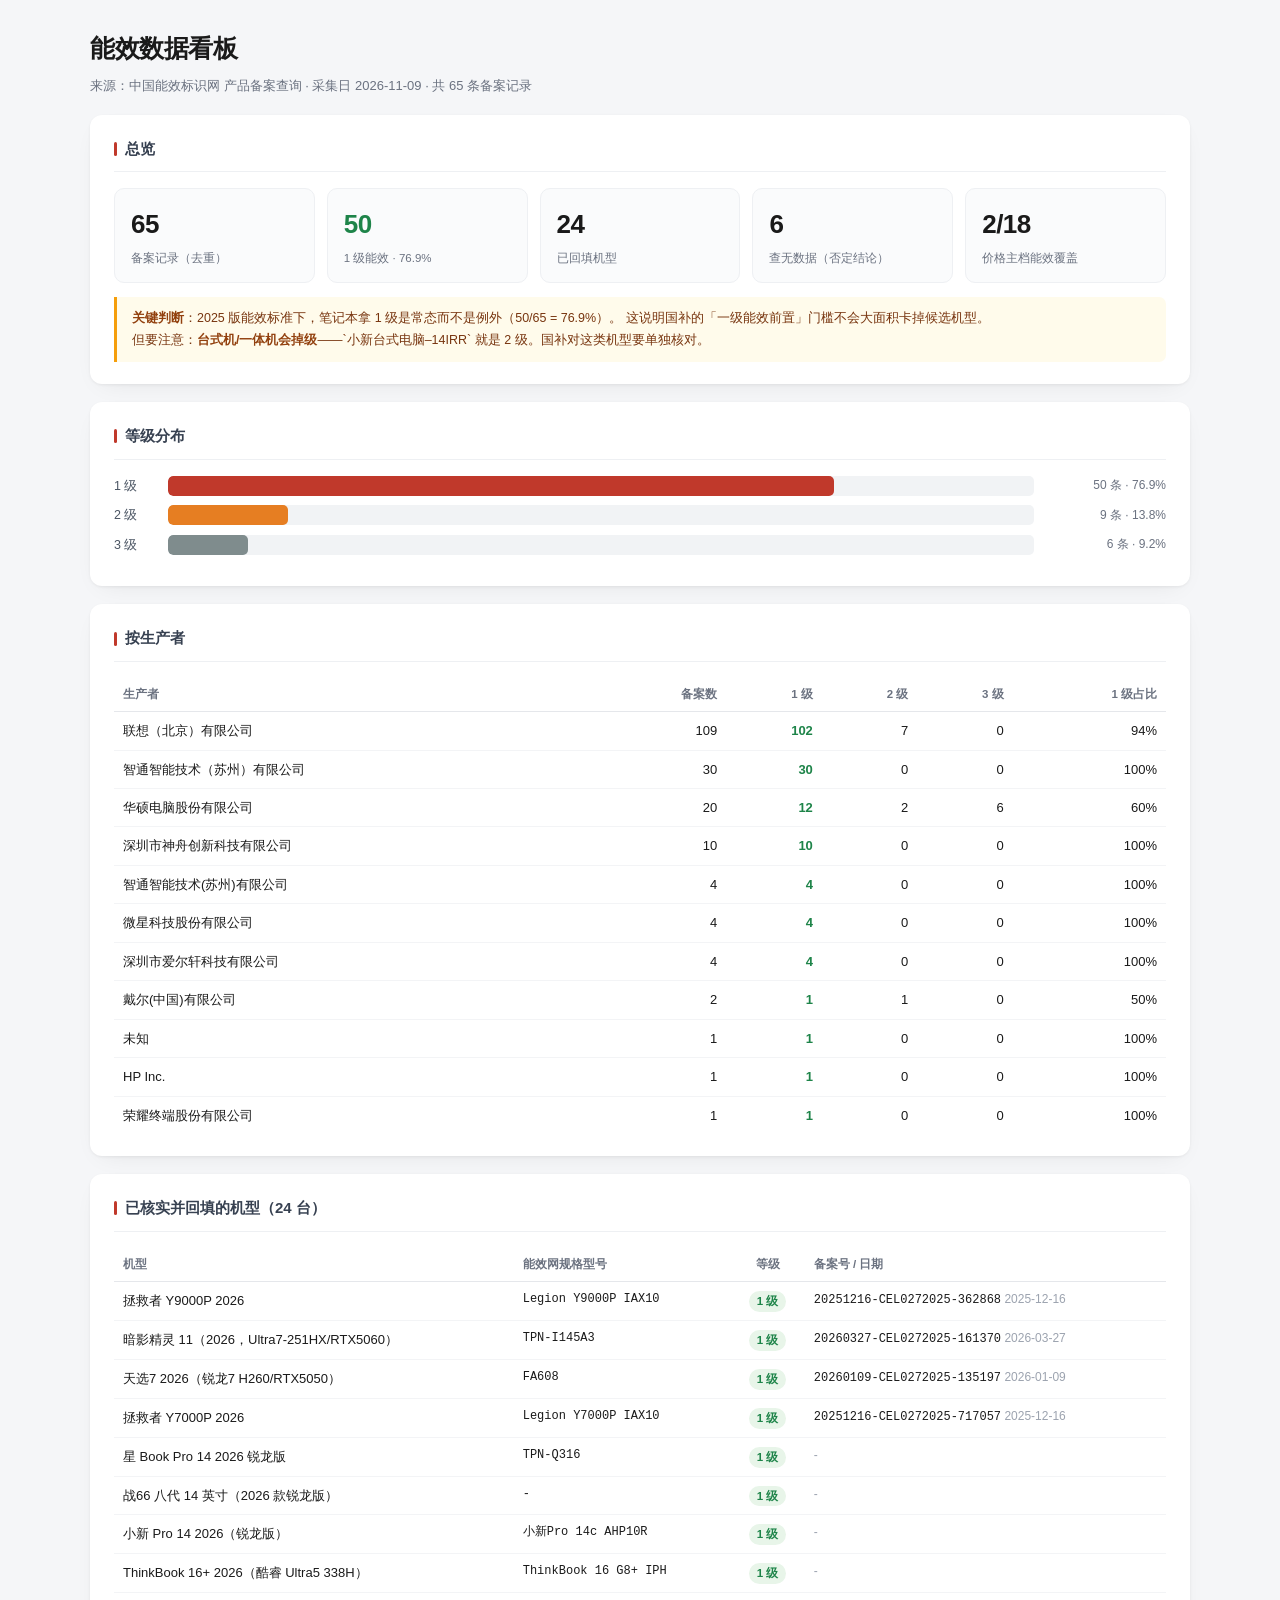
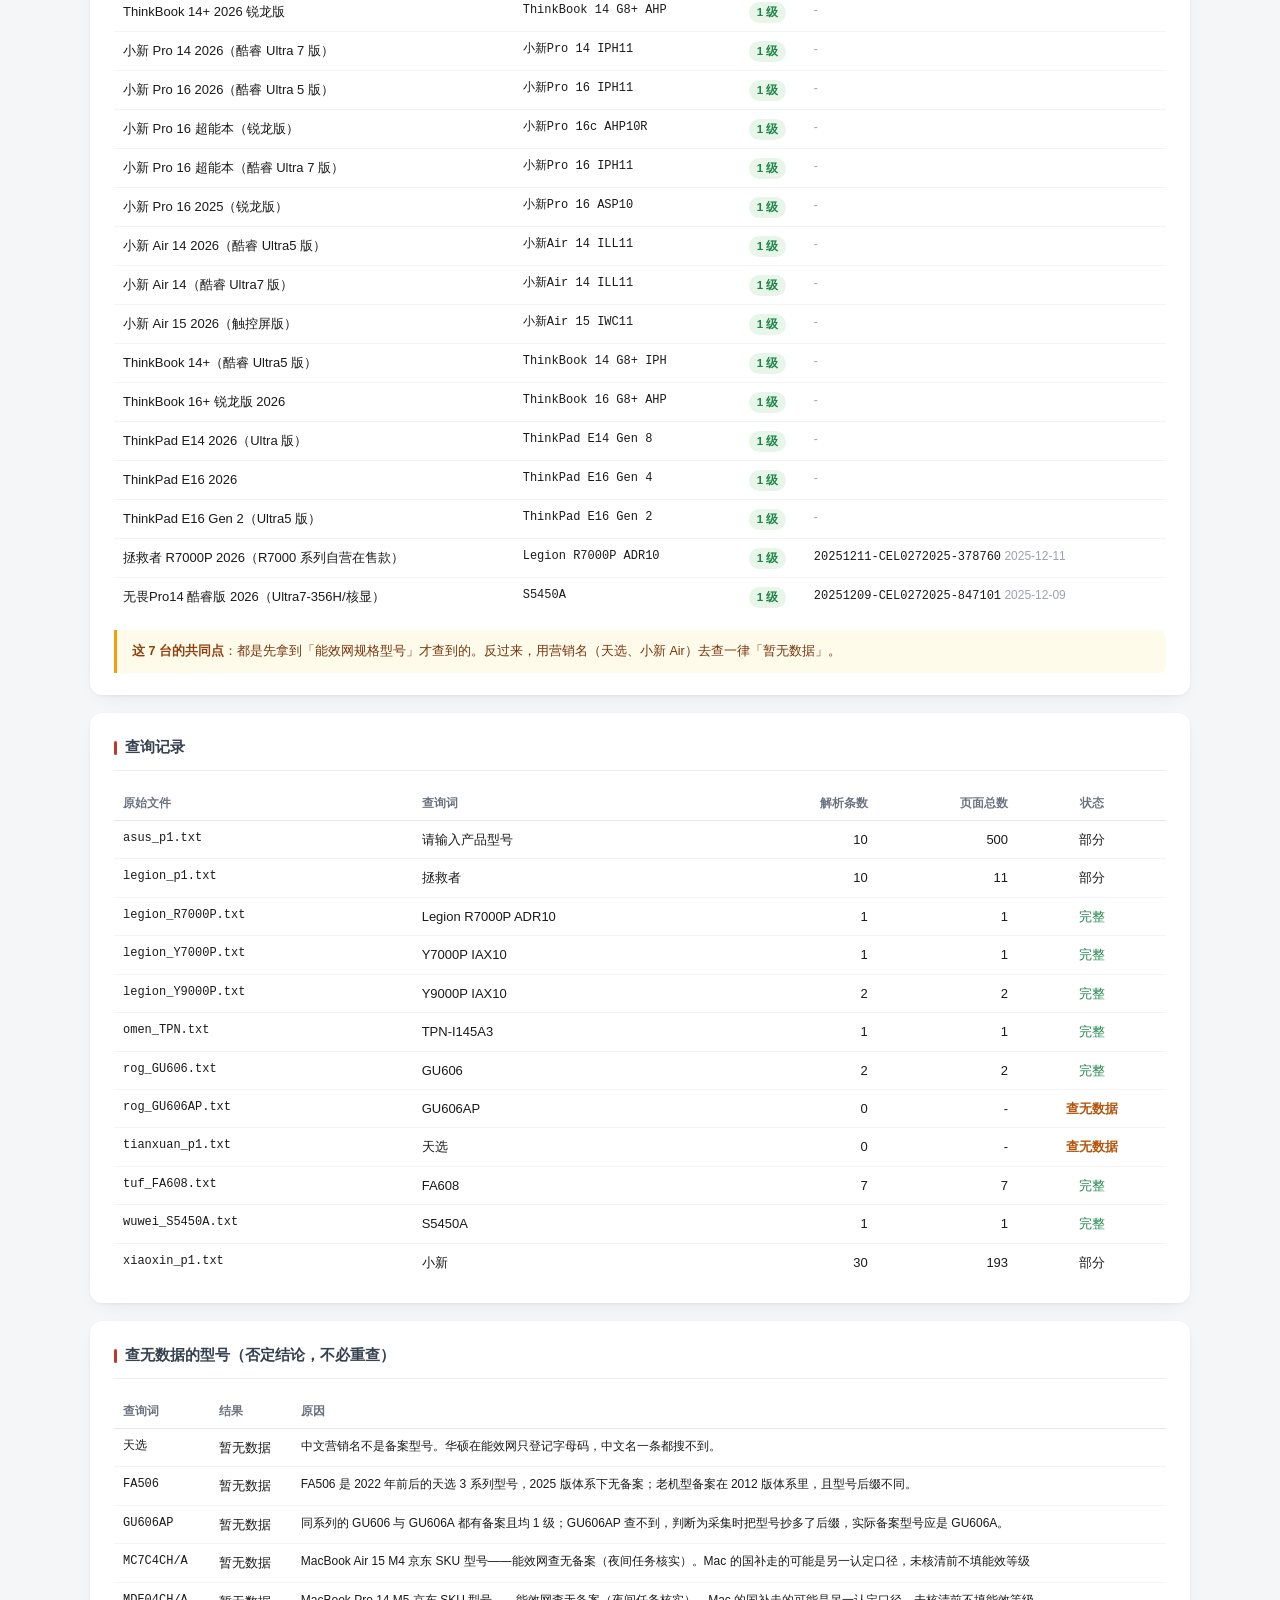
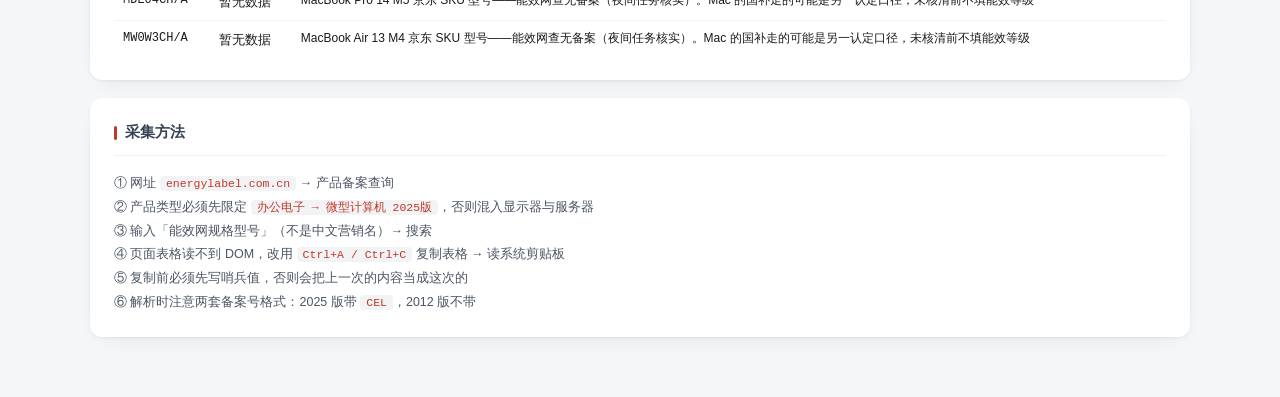
<file: 能效数据看板.html>
<!DOCTYPE html>
<html lang="zh-CN"><head><meta charset="utf-8">
<meta name="viewport" content="width=device-width,initial-scale=1">
<title>能效数据看板 · 2026-11-09</title>
<style>
*{box-sizing:border-box;margin:0;padding:0}
body{font-family:-apple-system,"PingFang SC","Microsoft YaHei",sans-serif;
background:#f5f6f8;color:#1a1a1a;line-height:1.65;padding:28px 20px 60px}
.wrap{max-width:1100px;margin:0 auto}
h1{font-size:25px;font-weight:700;letter-spacing:-.4px}
.sub{color:#6b7280;font-size:13px;margin-top:6px}
.card{background:#fff;border-radius:12px;padding:22px 24px;margin-top:18px;
box-shadow:0 1px 3px rgba(0,0,0,.06),0 8px 24px -12px rgba(0,0,0,.1)}
h2{font-size:15px;font-weight:600;color:#374151;margin-bottom:16px;
padding-bottom:10px;border-bottom:1px solid #eef0f3;display:flex;align-items:center;gap:8px}
h2::before{content:"";width:3px;height:14px;background:#c0392b;border-radius:2px}
.kpis{display:grid;grid-template-columns:repeat(auto-fit,minmax(150px,1fr));gap:12px}
.kpi{background:#fafbfc;border:1px solid #eef0f3;border-radius:10px;padding:14px 16px}
.kpi .v{font-size:26px;font-weight:700;letter-spacing:-.5px;font-variant-numeric:tabular-nums}
.kpi .l{font-size:11.5px;color:#6b7280;margin-top:3px}
.kpi.hi .v{color:#c0392b}
.kpi.ok .v{color:#1e8449}
.bar-row{display:flex;align-items:center;gap:12px;margin:9px 0}
.bar-label{width:42px;font-size:12.5px;color:#4b5563;flex:none}
.bar-track{flex:1;height:20px;background:#f1f3f5;border-radius:5px;overflow:hidden}
.bar-fill{height:100%;border-radius:5px;transition:width .5s}
.bar-num{width:120px;font-size:12px;color:#6b7280;text-align:right;flex:none;
font-variant-numeric:tabular-nums}
table{width:100%;border-collapse:collapse;font-size:13px}
th{text-align:left;font-size:11.5px;font-weight:600;color:#6b7280;
padding:7px 9px;border-bottom:1.5px solid #e5e7eb;white-space:nowrap}
td{padding:8px 9px;border-bottom:1px solid #f3f4f6;vertical-align:top}
tr:last-child td{border-bottom:none}
tbody tr:hover{background:#fafbfc}
.num{text-align:right;font-variant-numeric:tabular-nums}
.center{text-align:center}
.mono{font-family:ui-monospace,SFMono-Regular,Menlo,monospace;font-size:12px}
.small{font-size:12px}
.dim{color:#9ca3af}
.good{color:#1e8449;font-weight:600}
.warn{color:#b45309;font-weight:600}
.ok{color:#1e8449}
.tag{display:inline-block;padding:1px 8px;border-radius:20px;font-size:11.5px;font-weight:600}
.tag-ok{background:#e8f5e9;color:#1e8449}
.note{background:#fffbeb;border-left:3px solid #f59e0b;padding:11px 15px;
border-radius:0 7px 7px 0;font-size:12.5px;color:#78350f;margin-top:14px;line-height:1.7}
.note b{color:#92400e}
.method{font-size:12.5px;color:#4b5563;line-height:1.9}
.method code{background:#f1f3f5;padding:1px 6px;border-radius:4px;
font-family:ui-monospace,Menlo,monospace;font-size:11.5px;color:#c0392b}
</style></head><body><div class="wrap">

<h1>能效数据看板</h1>
<div class="sub">来源：中国能效标识网 产品备案查询 · 采集日 2026-11-09 · 共 65 条备案记录</div>

<div class="card">
  <h2>总览</h2>
  <div class="kpis">
    <div class="kpi"><div class="v">65</div><div class="l">备案记录（去重）</div></div>
    <div class="kpi ok"><div class="v">50</div><div class="l">1 级能效 · 76.9%</div></div>
    <div class="kpi"><div class="v">24</div><div class="l">已回填机型</div></div>
    <div class="kpi"><div class="v">6</div><div class="l">查无数据（否定结论）</div></div>
    <div class="kpi"><div class="v">2/18</div><div class="l">价格主档能效覆盖</div></div>
  </div>
  <div class="note">
    <b>关键判断</b>：2025 版能效标准下，笔记本拿 1 级是常态而不是例外（50/65 = 76.9%）。
    这说明国补的「一级能效前置」门槛不会大面积卡掉候选机型。<br>
    但要注意：<b>台式机/一体机会掉级</b>——`小新台式电脑–14IRR` 就是 2 级。国补对这类机型要单独核对。
  </div>
</div>

<div class="card">
  <h2>等级分布</h2>
  <div class="bar-row">
          <span class="bar-label">1 级</span>
          <div class="bar-track"><div class="bar-fill" style="width:76.9%;background:#c0392b"></div></div>
          <span class="bar-num">50 条 · 76.9%</span>
        </div><div class="bar-row">
          <span class="bar-label">2 级</span>
          <div class="bar-track"><div class="bar-fill" style="width:13.8%;background:#e67e22"></div></div>
          <span class="bar-num">9 条 · 13.8%</span>
        </div><div class="bar-row">
          <span class="bar-label">3 级</span>
          <div class="bar-track"><div class="bar-fill" style="width:9.2%;background:#7f8c8d"></div></div>
          <span class="bar-num">6 条 · 9.2%</span>
        </div>
</div>

<div class="card">
  <h2>按生产者</h2>
  <table><thead><tr><th>生产者</th><th class="num">备案数</th>
  <th class="num">1 级</th><th class="num">2 级</th><th class="num">3 级</th>
  <th class="num">1 级占比</th></tr></thead>
  <tbody><tr><td>联想（北京）有限公司</td><td class="num">109</td>
          <td class="num good">102</td><td class="num">7</td>
          <td class="num">0</td><td class="num">94%</td></tr><tr><td>智通智能技术（苏州）有限公司</td><td class="num">30</td>
          <td class="num good">30</td><td class="num">0</td>
          <td class="num">0</td><td class="num">100%</td></tr><tr><td>华硕电脑股份有限公司</td><td class="num">20</td>
          <td class="num good">12</td><td class="num">2</td>
          <td class="num">6</td><td class="num">60%</td></tr><tr><td>深圳市神舟创新科技有限公司</td><td class="num">10</td>
          <td class="num good">10</td><td class="num">0</td>
          <td class="num">0</td><td class="num">100%</td></tr><tr><td>智通智能技术(苏州)有限公司</td><td class="num">4</td>
          <td class="num good">4</td><td class="num">0</td>
          <td class="num">0</td><td class="num">100%</td></tr><tr><td>微星科技股份有限公司</td><td class="num">4</td>
          <td class="num good">4</td><td class="num">0</td>
          <td class="num">0</td><td class="num">100%</td></tr><tr><td>深圳市爱尔轩科技有限公司</td><td class="num">4</td>
          <td class="num good">4</td><td class="num">0</td>
          <td class="num">0</td><td class="num">100%</td></tr><tr><td>戴尔(中国)有限公司</td><td class="num">2</td>
          <td class="num good">1</td><td class="num">1</td>
          <td class="num">0</td><td class="num">50%</td></tr><tr><td>未知</td><td class="num">1</td>
          <td class="num good">1</td><td class="num">0</td>
          <td class="num">0</td><td class="num">100%</td></tr><tr><td>HP Inc.</td><td class="num">1</td>
          <td class="num good">1</td><td class="num">0</td>
          <td class="num">0</td><td class="num">100%</td></tr><tr><td>荣耀终端股份有限公司</td><td class="num">1</td>
          <td class="num good">1</td><td class="num">0</td>
          <td class="num">0</td><td class="num">100%</td></tr></tbody></table>
</div>

<div class="card">
  <h2>已核实并回填的机型（24 台）</h2>
  <table><thead><tr><th>机型</th><th>能效网规格型号</th><th class="center">等级</th>
  <th>备案号 / 日期</th></tr></thead>
  <tbody><tr>
          <td>拯救者 Y9000P 2026</td>
          <td class="mono">Legion Y9000P IAX10</td>
          <td class="center"><span class="tag tag-ok">1 级</span></td>
          <td class="small"><span class="mono">20251216-CEL0272025-362868</span> <span class="dim">2025-12-16</span></td></tr><tr>
          <td>暗影精灵 11（2026，Ultra7-251HX/RTX5060）</td>
          <td class="mono">TPN-I145A3</td>
          <td class="center"><span class="tag tag-ok">1 级</span></td>
          <td class="small"><span class="mono">20260327-CEL0272025-161370</span> <span class="dim">2026-03-27</span></td></tr><tr>
          <td>天选7 2026（锐龙7 H260/RTX5050）</td>
          <td class="mono">FA608</td>
          <td class="center"><span class="tag tag-ok">1 级</span></td>
          <td class="small"><span class="mono">20260109-CEL0272025-135197</span> <span class="dim">2026-01-09</span></td></tr><tr>
          <td>拯救者 Y7000P 2026</td>
          <td class="mono">Legion Y7000P IAX10</td>
          <td class="center"><span class="tag tag-ok">1 级</span></td>
          <td class="small"><span class="mono">20251216-CEL0272025-717057</span> <span class="dim">2025-12-16</span></td></tr><tr>
          <td>星 Book Pro 14 2026 锐龙版</td>
          <td class="mono">TPN-Q316</td>
          <td class="center"><span class="tag tag-ok">1 级</span></td>
          <td class="small"><span class="dim">-</span></td></tr><tr>
          <td>战66 八代 14 英寸（2026 款锐龙版）</td>
          <td class="mono">-</td>
          <td class="center"><span class="tag tag-ok">1 级</span></td>
          <td class="small"><span class="dim">-</span></td></tr><tr>
          <td>小新 Pro 14 2026（锐龙版）</td>
          <td class="mono">小新Pro 14c AHP10R</td>
          <td class="center"><span class="tag tag-ok">1 级</span></td>
          <td class="small"><span class="dim">-</span></td></tr><tr>
          <td>ThinkBook 16+ 2026（酷睿 Ultra5 338H）</td>
          <td class="mono">ThinkBook 16 G8+ IPH</td>
          <td class="center"><span class="tag tag-ok">1 级</span></td>
          <td class="small"><span class="dim">-</span></td></tr><tr>
          <td>ThinkBook 14+ 2026 锐龙版</td>
          <td class="mono">ThinkBook 14 G8+ AHP</td>
          <td class="center"><span class="tag tag-ok">1 级</span></td>
          <td class="small"><span class="dim">-</span></td></tr><tr>
          <td>小新 Pro 14 2026（酷睿 Ultra 7 版）</td>
          <td class="mono">小新Pro 14 IPH11</td>
          <td class="center"><span class="tag tag-ok">1 级</span></td>
          <td class="small"><span class="dim">-</span></td></tr><tr>
          <td>小新 Pro 16 2026（酷睿 Ultra 5 版）</td>
          <td class="mono">小新Pro 16 IPH11</td>
          <td class="center"><span class="tag tag-ok">1 级</span></td>
          <td class="small"><span class="dim">-</span></td></tr><tr>
          <td>小新 Pro 16 超能本（锐龙版）</td>
          <td class="mono">小新Pro 16c AHP10R</td>
          <td class="center"><span class="tag tag-ok">1 级</span></td>
          <td class="small"><span class="dim">-</span></td></tr><tr>
          <td>小新 Pro 16 超能本（酷睿 Ultra 7 版）</td>
          <td class="mono">小新Pro 16 IPH11</td>
          <td class="center"><span class="tag tag-ok">1 级</span></td>
          <td class="small"><span class="dim">-</span></td></tr><tr>
          <td>小新 Pro 16 2025（锐龙版）</td>
          <td class="mono">小新Pro 16 ASP10</td>
          <td class="center"><span class="tag tag-ok">1 级</span></td>
          <td class="small"><span class="dim">-</span></td></tr><tr>
          <td>小新 Air 14 2026（酷睿 Ultra5 版）</td>
          <td class="mono">小新Air 14 ILL11</td>
          <td class="center"><span class="tag tag-ok">1 级</span></td>
          <td class="small"><span class="dim">-</span></td></tr><tr>
          <td>小新 Air 14（酷睿 Ultra7 版）</td>
          <td class="mono">小新Air 14 ILL11</td>
          <td class="center"><span class="tag tag-ok">1 级</span></td>
          <td class="small"><span class="dim">-</span></td></tr><tr>
          <td>小新 Air 15 2026（触控屏版）</td>
          <td class="mono">小新Air 15 IWC11</td>
          <td class="center"><span class="tag tag-ok">1 级</span></td>
          <td class="small"><span class="dim">-</span></td></tr><tr>
          <td>ThinkBook 14+（酷睿 Ultra5 版）</td>
          <td class="mono">ThinkBook 14 G8+ IPH</td>
          <td class="center"><span class="tag tag-ok">1 级</span></td>
          <td class="small"><span class="dim">-</span></td></tr><tr>
          <td>ThinkBook 16+ 锐龙版 2026</td>
          <td class="mono">ThinkBook 16 G8+ AHP</td>
          <td class="center"><span class="tag tag-ok">1 级</span></td>
          <td class="small"><span class="dim">-</span></td></tr><tr>
          <td>ThinkPad E14 2026（Ultra 版）</td>
          <td class="mono">ThinkPad E14 Gen 8</td>
          <td class="center"><span class="tag tag-ok">1 级</span></td>
          <td class="small"><span class="dim">-</span></td></tr><tr>
          <td>ThinkPad E16 2026</td>
          <td class="mono">ThinkPad E16 Gen 4</td>
          <td class="center"><span class="tag tag-ok">1 级</span></td>
          <td class="small"><span class="dim">-</span></td></tr><tr>
          <td>ThinkPad E16 Gen 2（Ultra5 版）</td>
          <td class="mono">ThinkPad E16 Gen 2</td>
          <td class="center"><span class="tag tag-ok">1 级</span></td>
          <td class="small"><span class="dim">-</span></td></tr><tr>
          <td>拯救者 R7000P 2026（R7000 系列自营在售款）</td>
          <td class="mono">Legion R7000P ADR10</td>
          <td class="center"><span class="tag tag-ok">1 级</span></td>
          <td class="small"><span class="mono">20251211-CEL0272025-378760</span> <span class="dim">2025-12-11</span></td></tr><tr>
          <td>无畏Pro14 酷睿版 2026（Ultra7-356H/核显）</td>
          <td class="mono">S5450A</td>
          <td class="center"><span class="tag tag-ok">1 级</span></td>
          <td class="small"><span class="mono">20251209-CEL0272025-847101</span> <span class="dim">2025-12-09</span></td></tr></tbody></table>
  <div class="note">
    <b>这 7 台的共同点</b>：都是先拿到「能效网规格型号」才查到的。反过来，用营销名（天选、小新 Air）去查一律「暂无数据」。
  </div>
</div>

<div class="card">
  <h2>查询记录</h2>
  <table><thead><tr><th>原始文件</th><th>查询词</th><th class="num">解析条数</th>
  <th class="num">页面总数</th><th class="center">状态</th></tr></thead>
  <tbody><tr><td class="mono small">asus_p1.txt</td>
          <td>请输入产品型号</td>
          <td class="num">10</td>
          <td class="num">500</td>
          <td class="center"><span class="">部分</span></td></tr><tr><td class="mono small">legion_p1.txt</td>
          <td>拯救者</td>
          <td class="num">10</td>
          <td class="num">11</td>
          <td class="center"><span class="">部分</span></td></tr><tr><td class="mono small">legion_R7000P.txt</td>
          <td>Legion R7000P ADR10</td>
          <td class="num">1</td>
          <td class="num">1</td>
          <td class="center"><span class="ok">完整</span></td></tr><tr><td class="mono small">legion_Y7000P.txt</td>
          <td>Y7000P IAX10</td>
          <td class="num">1</td>
          <td class="num">1</td>
          <td class="center"><span class="ok">完整</span></td></tr><tr><td class="mono small">legion_Y9000P.txt</td>
          <td>Y9000P IAX10</td>
          <td class="num">2</td>
          <td class="num">2</td>
          <td class="center"><span class="ok">完整</span></td></tr><tr><td class="mono small">omen_TPN.txt</td>
          <td>TPN-I145A3</td>
          <td class="num">1</td>
          <td class="num">1</td>
          <td class="center"><span class="ok">完整</span></td></tr><tr><td class="mono small">rog_GU606.txt</td>
          <td>GU606</td>
          <td class="num">2</td>
          <td class="num">2</td>
          <td class="center"><span class="ok">完整</span></td></tr><tr><td class="mono small">rog_GU606AP.txt</td>
          <td>GU606AP</td>
          <td class="num">0</td>
          <td class="num">-</td>
          <td class="center"><span class="warn">查无数据</span></td></tr><tr><td class="mono small">tianxuan_p1.txt</td>
          <td>天选</td>
          <td class="num">0</td>
          <td class="num">-</td>
          <td class="center"><span class="warn">查无数据</span></td></tr><tr><td class="mono small">tuf_FA608.txt</td>
          <td>FA608</td>
          <td class="num">7</td>
          <td class="num">7</td>
          <td class="center"><span class="ok">完整</span></td></tr><tr><td class="mono small">wuwei_S5450A.txt</td>
          <td>S5450A</td>
          <td class="num">1</td>
          <td class="num">1</td>
          <td class="center"><span class="ok">完整</span></td></tr><tr><td class="mono small">xiaoxin_p1.txt</td>
          <td>小新</td>
          <td class="num">30</td>
          <td class="num">193</td>
          <td class="center"><span class="">部分</span></td></tr></tbody></table>
</div>

<div class="card">
  <h2>查无数据的型号（否定结论，不必重查）</h2>
  <table><thead><tr><th>查询词</th><th>结果</th><th>原因</th></tr></thead>
  <tbody><tr><td class="mono">天选</td><td>暂无数据</td>
        <td class="small">中文营销名不是备案型号。华硕在能效网只登记字母码，中文名一条都搜不到。</td></tr><tr><td class="mono">FA506</td><td>暂无数据</td>
        <td class="small">FA506 是 2022 年前后的天选 3 系列型号，2025 版体系下无备案；老机型备案在 2012 版体系里，且型号后缀不同。</td></tr><tr><td class="mono">GU606AP</td><td>暂无数据</td>
        <td class="small">同系列的 GU606 与 GU606A 都有备案且均 1 级；GU606AP 查不到，判断为采集时把型号抄多了后缀，实际备案型号应是 GU606A。</td></tr><tr><td class="mono">MC7C4CH/A</td><td>暂无数据</td>
        <td class="small">MacBook Air 15 M4 京东 SKU 型号——能效网查无备案（夜间任务核实）。Mac 的国补走的可能是另一认定口径，未核清前不填能效等级</td></tr><tr><td class="mono">MDE04CH/A</td><td>暂无数据</td>
        <td class="small">MacBook Pro 14 M5 京东 SKU 型号——能效网查无备案（夜间任务核实）。Mac 的国补走的可能是另一认定口径，未核清前不填能效等级</td></tr><tr><td class="mono">MW0W3CH/A</td><td>暂无数据</td>
        <td class="small">MacBook Air 13 M4 京东 SKU 型号——能效网查无备案（夜间任务核实）。Mac 的国补走的可能是另一认定口径，未核清前不填能效等级</td></tr></tbody></table>
</div>

<div class="card">
  <h2>采集方法</h2>
  <div class="method">
    ① 网址 <code>energylabel.com.cn</code> → 产品备案查询<br>
    ② 产品类型必须先限定 <code>办公电子 → 微型计算机 2025版</code>，否则混入显示器与服务器<br>
    ③ 输入「能效网规格型号」（不是中文营销名）→ 搜索<br>
    ④ 页面表格读不到 DOM，改用 <code>Ctrl+A / Ctrl+C</code> 复制表格 → 读系统剪贴板<br>
    ⑤ 复制前必须先写哨兵值，否则会把上一次的内容当成这次的<br>
    ⑥ 解析时注意两套备案号格式：2025 版带 <code>CEL</code>，2012 版不带
  </div>
</div>

</div></body></html>
</file>
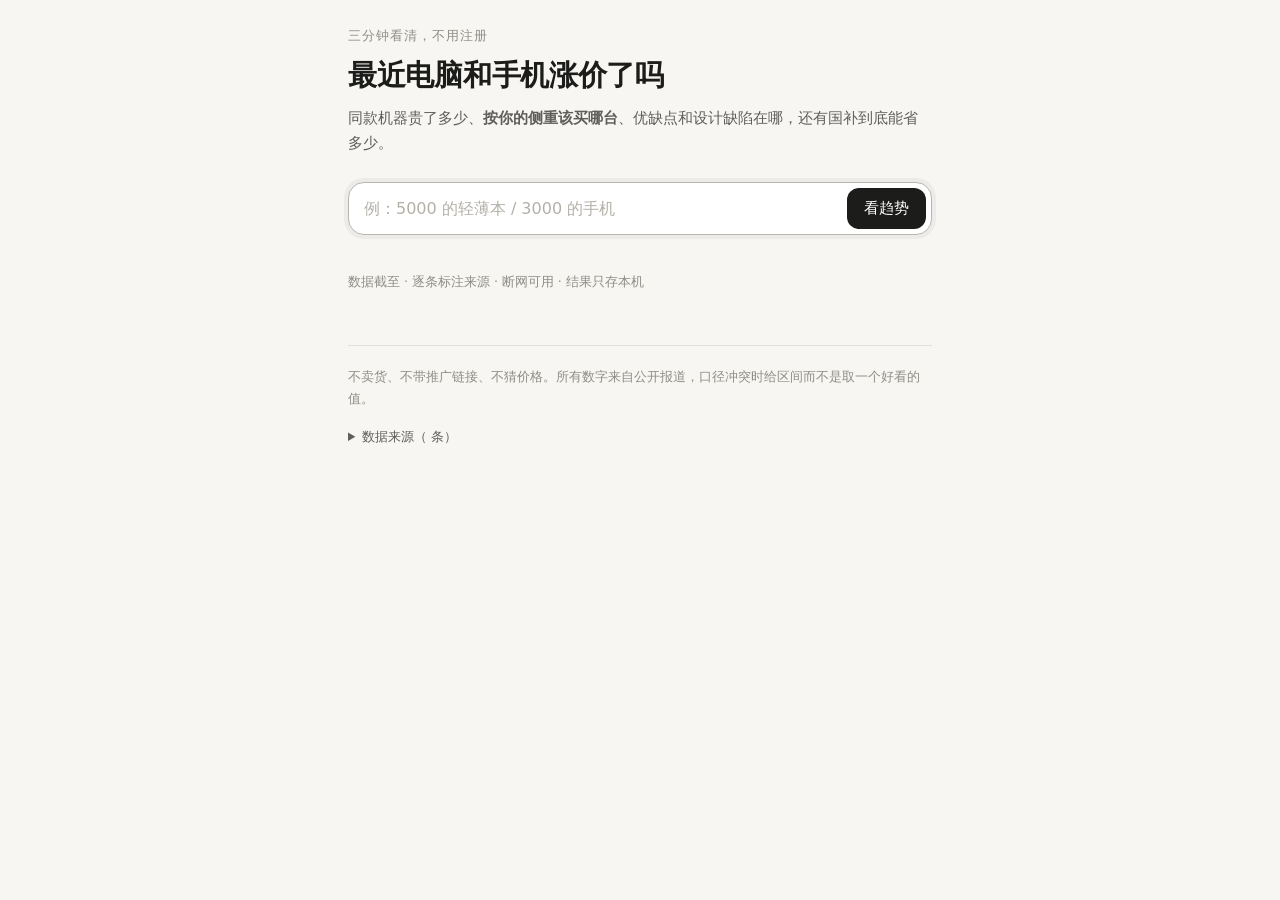
<file: tools/template.html>
<!DOCTYPE html>
<html lang="zh-CN">
<head>
<meta charset="utf-8">
<meta name="viewport" content="width=device-width, initial-scale=1, viewport-fit=cover">
<meta name="color-scheme" content="light">
<meta name="description" content="用公开数据看清最近电脑价格上涨了多少，哪台最值，以及现在该不该买。离线可用，不登录。">
<title>最近电脑涨价了吗</title>
<style>
:root{
  --bg:#f7f6f3; --card:#fff; --ink:#1c1c1a; --ink2:#5f5e5a; --ink3:#8f8d86;
  --line:rgba(0,0,0,.09); --line2:rgba(0,0,0,.17);
  --up:#bf392b; --upbg:#fdeeec; --upink:#9c2d21;
  --down:#17795e; --downbg:#e8f6f0;
  --amber:#8a5a0b; --amberbg:#fdf4e3;
  --blue:#1a5f9e; --bluebg:#eaf2fa;
  --r:14px;
}
*{box-sizing:border-box;-webkit-tap-highlight-color:transparent}
html,body{margin:0}
body{
  background:var(--bg); color:var(--ink); font-size:15px; line-height:1.66;
  font-family:-apple-system,BlinkMacSystemFont,"PingFang SC","Hiragino Sans GB","Microsoft YaHei",system-ui,sans-serif;
  -webkit-font-smoothing:antialiased;
}
.wrap{max-width:620px;margin:0 auto;padding:26px 18px 72px}
/* ---------- home ---------- */
.kicker{font-size:12.5px;letter-spacing:.08em;color:var(--ink3);margin:0 0 10px}
h1{font-size:29px;line-height:1.28;font-weight:600;margin:0 0 12px;letter-spacing:-.01em}
.lede{margin:0 0 26px;color:var(--ink2);font-size:15px}
.ask{
  display:flex;gap:6px;align-items:center;background:var(--card);
  border:1px solid var(--line2);border-radius:16px;padding:5px 5px 5px 15px;
  transition:box-shadow .15s,border-color .15s;
}
.ask:focus-within{border-color:#b9b6ae;box-shadow:0 0 0 4px rgba(0,0,0,.045)}
.ask input{
  flex:1;min-width:0;border:0;outline:0;background:transparent;
  font-size:16px;color:var(--ink);padding:10px 0;font-family:inherit;
}
.ask input::placeholder{color:#b3b0a8}
.ask button{
  flex:none;border:0;background:var(--ink);color:#fff;font-size:14.5px;font-weight:500;
  font-family:inherit;padding:11px 17px;border-radius:12px;cursor:pointer;
}
.ask button:active{opacity:.82}
.chips{display:flex;flex-wrap:wrap;gap:8px;margin-top:14px}
.chip{
  border:1px solid var(--line2);background:var(--card);border-radius:999px;
  padding:7px 14px;font-size:13.5px;color:var(--ink);cursor:pointer;
  font-family:inherit;line-height:1.4;
}
.chip:active{background:#f0efeb}
.meta{font-size:12.5px;color:var(--ink3);margin:22px 0 0;line-height:1.75}
.saved{
  background:var(--bluebg);border-left:3px solid var(--blue);border-radius:10px;
  padding:11px 13px;font-size:13.5px;color:#164e80;margin:0 0 20px;cursor:pointer;
}
.saved b{font-weight:500}
/* ---------- result ---------- */
.back{font-size:13.5px;color:var(--ink2);cursor:pointer;margin:0 0 16px;display:inline-block}
.back:active{opacity:.6}
.vcard{background:var(--card);border:1px solid var(--line);border-radius:18px;padding:22px 20px 20px}
.pill{
  display:inline-block;font-size:12.5px;font-weight:500;padding:4px 11px;
  border-radius:999px;line-height:1.4;
}
.t-stop{background:var(--upbg);color:var(--upink)}
.t-mixed{background:var(--amberbg);color:var(--amber)}
.t-think{background:var(--bluebg);color:var(--blue)}
.t-now{background:var(--downbg);color:var(--down)}
.vhead{font-size:20.5px;line-height:1.5;font-weight:600;margin:14px 0 0;letter-spacing:-.005em}
.vsub{font-size:13px;color:var(--ink3);margin:10px 0 0}
.quote{
  border-left:2px solid var(--line2);padding:2px 0 2px 13px;
  font-size:14.5px;color:var(--ink2);margin:20px 0 0;
}
.blk{margin-top:34px}
.blk h2{font-size:16.5px;font-weight:600;margin:0 0 6px;letter-spacing:-.005em}
.blk .cap{font-size:13px;color:var(--ink3);margin:0 0 16px;line-height:1.65}
/* bars */
.row{padding:9px 0}
.row .top{display:flex;justify-content:space-between;align-items:baseline;gap:10px;margin-bottom:7px}
.row .lab{font-size:13.5px;line-height:1.45}
.row .val{font-size:13.5px;font-variant-numeric:tabular-nums;color:var(--ink2);white-space:nowrap}
.row.dim .lab,.row.dim .val{color:var(--ink3)}
.track{height:9px;background:#eeede8;border-radius:5px;overflow:hidden;display:flex}
.fill{height:100%;border-radius:5px;background:var(--up)}
.fill.soft{background:#f0a49b;border-radius:0 5px 5px 0}
.fill.gray{background:#c9c6be}
.downrow{
  display:flex;justify-content:space-between;align-items:center;gap:10px;
  padding:11px 0 2px;border-top:1px solid var(--line);margin-top:8px;font-size:13.5px;
}
.downrow .dv{color:var(--down);font-variant-numeric:tabular-nums;white-space:nowrap}
/* quarter chart */
.qchart{display:flex;align-items:flex-end;gap:9px;height:198px;margin:6px 0 0}
.qcol{flex:1;display:flex;flex-direction:column;justify-content:flex-end;align-items:center;height:100%;min-width:0}
.qval{font-size:12px;color:var(--ink2);margin-bottom:6px;font-variant-numeric:tabular-nums;white-space:nowrap}
.qbar{width:100%;max-width:46px;border-radius:6px 6px 3px 3px;background:var(--up)}
.qcol.fc .qbar{background:#f7d9d3;border:1px dashed #c98276;border-radius:6px 6px 3px 3px}
.qlab{font-size:12px;color:var(--ink3);margin-top:9px;white-space:nowrap}
.qcol.fc .qlab{color:var(--amber)}
/* same model */
.mrow{
  display:grid;grid-template-columns:1fr auto;column-gap:14px;align-items:center;
  padding:12px 0;border-bottom:1px solid var(--line);
}
.mrow:last-child{border-bottom:0}
.mrow .mn{grid-column:1;grid-row:1;font-size:13.8px;line-height:1.45}
.mrow .mp{grid-column:1;grid-row:2;font-size:12.8px;color:var(--ink3);font-variant-numeric:tabular-nums;margin-top:3px}
.mrow .md{grid-column:2;grid-row:1 / span 2;font-size:14px;color:var(--upink);font-variant-numeric:tabular-nums;white-space:nowrap}
/* reasons + action */
.olist{margin:0;padding:0;list-style:none}
.olist li{position:relative;padding:0 0 14px 18px;font-size:14.2px;color:var(--ink);line-height:1.68}
.olist li::before{
  content:"";position:absolute;left:2px;top:9px;width:5px;height:5px;
  border-radius:50%;background:#c9c6be;
}
.actcard{
  background:var(--card);border:1px solid var(--line);border-radius:14px;
  padding:16px 17px;margin-top:6px;
}
.actcard .al{font-size:12.5px;color:var(--ink3);margin:0 0 7px;letter-spacing:.04em}
.actcard p{margin:0;font-size:14.2px;line-height:1.7}
/* decision */
.dlist{background:var(--card);border:1px solid var(--line);border-radius:14px;padding:4px 16px;margin-top:6px}
.drow{display:flex;justify-content:space-between;align-items:center;gap:12px;padding:12px 0;border-bottom:1px solid var(--line)}
.drow:last-child{border-bottom:0}
.drow .dl{font-size:14px}
.drow.now .dl{font-weight:500}
/* save */
.savebtn{
  width:100%;margin-top:30px;padding:14px;border-radius:13px;
  border:1px solid var(--line2);background:var(--card);color:var(--ink);
  font-size:15px;font-weight:500;font-family:inherit;cursor:pointer;
}
.savebtn:active{background:#f0efeb}
.savebtn.done{background:var(--downbg);border-color:#b7ddd0;color:var(--down)}
.note{font-size:13.3px;border-radius:10px;padding:11px 13px;margin-top:11px;line-height:1.6}
.note.bad{background:var(--upbg);color:var(--upink)}
.srcin{font-size:12.3px;color:var(--ink3);margin:14px 0 0;line-height:1.7}
.srcin a{color:var(--ink2)}
/* ---------- 排序 / 榜单 ---------- */
.weigh{display:flex;flex-wrap:wrap;gap:7px;margin:0 0 18px}
.wbtn{
  border:1px solid var(--line2);background:var(--card);border-radius:999px;
  padding:7px 13px;font-size:13px;color:var(--ink2);cursor:pointer;
  font-family:inherit;line-height:1.4;transition:all .12s;
}
.wbtn.on{background:var(--ink);border-color:var(--ink);color:#fff;font-weight:500}
.wbtn:active{opacity:.8}
.wcap{font-size:12.5px;color:var(--ink3);margin:0 0 10px;line-height:1.6}
/* 榜单表头：说明那个大数字是什么，否则读者分不清是跑分还是加权分 */
.colhead{
  display:grid;grid-template-columns:26px minmax(0,1fr) auto;column-gap:11px;
  padding:0 16px 6px;font-size:11.5px;color:var(--ink3);
}
.colhead .ch-l{grid-column:1}
.colhead .ch-m{grid-column:2}
.colhead .ch-r{grid-column:3;text-align:right;white-space:nowrap}
.rank{background:var(--card);border:1px solid var(--line);border-radius:16px;overflow:hidden;min-width:0}
.rk{
  display:grid;grid-template-columns:26px minmax(0,1fr) auto;
  column-gap:11px;row-gap:2px;align-items:start;
  padding:15px 16px;border-bottom:1px solid var(--line);cursor:pointer;
}
.rk:last-child{border-bottom:0}
.rk:active{background:#faf9f6}
.rk.top{background:#fdfaf7}
.rk .num{
  grid-column:1;grid-row:1 / span 3;font-size:13px;color:var(--ink3);
  font-variant-numeric:tabular-nums;padding-top:1px;
}
.rk.top .num{color:var(--upink);font-weight:600}
.rk .nm{grid-column:2;grid-row:1;font-size:14.5px;font-weight:500;line-height:1.45;min-width:0;word-break:break-word;overflow-wrap:anywhere}
.rk .sp{grid-column:2;grid-row:2;font-size:12.5px;color:var(--ink3);font-variant-numeric:tabular-nums}
.rk .sc{
  grid-column:3;grid-row:1;font-size:15px;font-weight:500;
  font-variant-numeric:tabular-nums;white-space:nowrap;
}
/* 单位（mAh / 分）用小字挂在数字后面，避免「6800」被当成分数 */
.rk .sc em{font-style:normal;font-size:10.5px;font-weight:400;color:var(--ink3);margin-left:2px}
/* 档位类维度（可加装 / 便携）显示的是文字，字号要收一点，不然比机型名还抢眼 */
.rk .sc.txt{font-size:13px;font-weight:500;color:var(--ink2)}
.rk .pr{grid-column:3;grid-row:2;font-size:13px;color:var(--ink2);text-align:right;font-variant-numeric:tabular-nums;white-space:nowrap}
.rk .why{
  /* 跨到 auto 列会被 span 元素的 min-content 撑开那一列，导致右侧差几像素溢出。
     直接跨满整行（1/-1）再靠 padding 对齐到内容列起点，就没有这个风险。 */
  grid-column:1 / -1;grid-row:3;font-size:12.8px;color:var(--ink2);
  line-height:1.6;margin-top:5px;padding-left:37px;
  min-width:0;word-break:break-word;overflow-wrap:anywhere;
}
.rk .why b{font-weight:500;color:var(--ink)}
.badge{
  display:inline-block;font-size:11.5px;padding:2px 7px;border-radius:5px;
  margin-left:6px;vertical-align:1px;font-weight:500;
}
.b-tag{background:var(--upbg);color:var(--upink)}
/* 维度条 */
.dims{display:flex;gap:3px;margin-top:6px;grid-column:1 / -1;grid-row:4;padding-left:37px;min-width:0}
.dm{flex:1;height:4px;background:#eeede8;border-radius:2px;overflow:hidden}
.dm i{display:block;height:100%;background:#a8a49a;border-radius:2px}
.dm i.hi{background:var(--ink2)}
/* 榜单里的优缺点速览 */
.pq{margin-top:7px;grid-column:1 / -1;grid-row:5;padding-left:37px;display:flex;flex-direction:column;gap:3px;font-size:12.3px;line-height:1.55;min-width:0;word-break:break-word;overflow-wrap:anywhere}
.pq .qg{color:var(--down)}
.pq .qb{color:var(--upink)}
.rk .num{grid-row:1 / span 4}
/* 品牌表 */
.bt{background:var(--card);border:1px solid var(--line);border-radius:14px;padding:2px 16px;margin-top:6px}
.brow{padding:14px 0;border-bottom:1px solid var(--line)}
.brow:last-child{border-bottom:0}
.brow .bh{display:flex;justify-content:space-between;align-items:center;gap:10px;margin-bottom:5px}
.brow .bn{font-size:14.5px;font-weight:500}
.brow .bv{font-size:12.5px;white-space:nowrap}
.brow .bw{font-size:12.8px;color:var(--ink2);line-height:1.6}
.brow .bx{font-size:12.5px;color:var(--ink3);line-height:1.6;margin-top:5px}
.upgood{background:var(--downbg);color:var(--down)}
.upmixed{background:var(--amberbg);color:var(--amber)}
.upbad{background:var(--upbg);color:var(--upink)}
/* 陷阱 */
.trap{background:var(--card);border:1px solid var(--line);border-left:3px solid #d9a441;border-radius:12px;padding:13px 15px;margin-bottom:10px}
.trap .tt{font-size:14px;font-weight:500;margin:0 0 4px}
.trap p{margin:0;font-size:13.3px;color:var(--ink2);line-height:1.65}
/* 详情页 */
.detail{background:var(--card);border:1px solid var(--line);border-radius:16px;padding:20px}
.spec{display:grid;grid-template-columns:auto 1fr;gap:8px 16px;font-size:13.5px;margin:16px 0 0}
.spec dt{color:var(--ink3);white-space:nowrap}
.spec dd{margin:0;font-variant-numeric:tabular-nums}
/* 括号里的补充说明要弱化，否则和主数字一样重会抢读 */
.spec .ddim{color:var(--ink3);font-size:12px}
/* 折叠区：把次要内容收起来，首屏只留结论和榜单 */
details.fold{
  background:var(--card);border:1px solid var(--line);border-radius:14px;
  margin-top:12px;overflow:hidden;
}
details.fold > summary{
  list-style:none;cursor:pointer;padding:14px 16px;
  display:flex;justify-content:space-between;align-items:center;gap:10px;
}
details.fold > summary::-webkit-details-marker{display:none}
details.fold > summary .ft{font-size:14.5px;font-weight:500}
details.fold > summary .fs{font-size:12.5px;color:var(--ink3);margin-top:2px}
details.fold > summary .fi{
  flex:none;font-size:12px;color:var(--ink3);transition:transform .18s;
}
details.fold[open] > summary .fi{transform:rotate(90deg)}
details.fold > .fbody{padding:0 16px 6px}
details.fold > .fbody .blk{margin-top:22px}
details.fold > .fbody .blk:first-child{margin-top:4px}
.foldwrap{margin-top:34px}
.foldwrap > h2{font-size:16.5px;font-weight:600;margin:0 0 6px}
.foldwrap > .cap{font-size:13px;color:var(--ink3);margin:0 0 4px;line-height:1.65}
/* ---------- 优缺点 ---------- */
.pc{background:var(--card);border:1px solid var(--line);border-radius:14px;padding:2px 16px;margin-top:12px}
.pc .prow{padding:13px 0;border-bottom:1px solid var(--line)}
.pc .prow:last-child{border-bottom:0}
.pc .ph{font-size:12.5px;letter-spacing:.06em;margin:0 0 8px}
.pc .ph.g{color:var(--down)}
.pc .ph.b{color:var(--upink)}
.pc ul{margin:0;padding:0;list-style:none}
.pc li{position:relative;padding:0 0 7px 15px;font-size:13.3px;line-height:1.6;color:var(--ink)}
.pc li:last-child{padding-bottom:0}
.pc li::before{content:"";position:absolute;left:2px;top:8px;width:4px;height:4px;border-radius:50%;background:#c9c6be}
.pc.con li::before{background:#e0b3ab}
/* 详情页里的优缺点 */
.problock{margin-top:16px}
.problock .ph{font-size:12.5px;letter-spacing:.06em;margin:0 0 8px}
.problock .ph.g{color:var(--down)}
.problock .ph.b{color:var(--upink)}
.problock ul{margin:0 0 14px;padding:0;list-style:none}
.problock li{position:relative;padding:0 0 8px 16px;font-size:13.5px;line-height:1.65}
.problock li::before{content:"";position:absolute;left:2px;top:8px;width:5px;height:5px;border-radius:50%;background:#b7ddd0}
.problock.cons li::before{background:#e6b3aa}
/* ---------- 国补 ---------- */
.subgrid{display:grid;grid-template-columns:1fr 1fr;gap:10px;margin-top:12px}
.subcard{background:var(--card);border:1px solid var(--line);border-radius:14px;padding:15px 15px 14px}
.subcard .sh{font-size:14px;font-weight:500;margin:0 0 3px}
.subcard .sb{font-size:11.8px;color:var(--ink3);margin:0 0 11px}
.subcard .sr{display:flex;justify-content:space-between;gap:8px;font-size:12.8px;padding:4px 0;color:var(--ink2)}
.subcard .sr b{font-weight:500;color:var(--ink);font-variant-numeric:tabular-nums;white-space:nowrap}
.subcard .sn{font-size:11.5px;color:var(--ink3);margin:9px 0 0;line-height:1.55}
.subcard.hot{border-color:#d9c9a8;background:#fffdf7}
.calc{background:var(--card);border:1px solid var(--line);border-radius:14px;padding:16px;margin-top:12px}
.calc .cl{font-size:12.5px;color:var(--ink3);margin:0 0 9px}
.calcrow{display:flex;gap:8px;align-items:center}
.calcrow input{
  flex:1;min-width:0;border:1px solid var(--line2);border-radius:10px;background:#fbfaf8;
  font-size:16px;font-family:inherit;color:var(--ink);padding:10px 12px;outline:0;
  -webkit-appearance:none;font-variant-numeric:tabular-nums;
}
.calcrow input:focus{border-color:#b9b6ae;background:#fff}
.calcrow .unit{font-size:14px;color:var(--ink3)}
.calcres{margin-top:12px;font-size:13.5px;line-height:1.75}
.calcres .big{font-size:19px;font-weight:600;font-variant-numeric:tabular-nums}
.calcres .big.save{color:var(--down)}
.calcres .big.none{color:var(--upink)}
.calcres .ln{display:flex;justify-content:space-between;gap:10px;padding:5px 0;border-top:1px solid var(--line);color:var(--ink2)}
.calcres .ln b{font-weight:500;color:var(--ink);font-variant-numeric:tabular-nums}
.calcwarn{margin-top:10px;font-size:12.8px;padding:9px 11px;border-radius:9px;line-height:1.6}
.calcwarn.bad{background:var(--upbg);color:var(--upink)}
.calcwarn.tip{background:var(--downbg);color:var(--down)}
/* 缺陷表 */
.df{background:var(--card);border:1px solid var(--line);border-radius:14px;padding:2px 16px;margin-top:12px}
.dfi{padding:15px 0;border-bottom:1px solid var(--line)}
.dfi:last-child{border-bottom:0}
.dfi .dh{display:flex;justify-content:space-between;align-items:flex-start;gap:10px;margin-bottom:6px}
.dfi .dn{font-size:14.5px;font-weight:500;line-height:1.45}
.dfi .dl{font-size:12.5px;color:var(--ink2);line-height:1.65;margin:5px 0 0}
.dfi .dl b{font-weight:500;color:var(--ink)}
.dfi .dw{font-size:12.3px;color:var(--ink3);line-height:1.6;margin:7px 0 0;padding-top:7px;border-top:1px dashed var(--line)}
/* footer */
.foot{margin-top:52px;border-top:1px solid var(--line);padding-top:20px}
.foot p{margin:0 0 12px;font-size:12.8px;color:var(--ink3);line-height:1.75}
details{font-size:13px;color:var(--ink2)}
summary{cursor:pointer;font-size:13px;color:var(--ink2);padding:4px 0}
#srclist{margin:12px 0 0;padding-left:20px;font-size:12.5px;line-height:1.8;color:var(--ink2)}
#srclist li{margin-bottom:11px}
#srclist a{color:var(--blue);text-decoration:none;word-break:break-all}
#srclist .pm{color:var(--ink3)}
.cand{margin-top:4px}
.cand button{
  display:block;width:100%;text-align:left;margin-top:9px;padding:13px 15px;
  border:1px solid var(--line2);background:var(--card);border-radius:12px;
  font-size:14.5px;font-family:inherit;color:var(--ink);cursor:pointer;
}
.cand button:active{background:#f0efeb}
@media (prefers-reduced-motion:no-preference){
  .fade{animation:f .28s ease-out both}
  @keyframes f{from{opacity:0;transform:translateY(6px)}to{opacity:1;transform:none}}
}
</style>
</head>
<body>
<main class="wrap">
  <section id="home">
    <p class="kicker">三分钟看清，不用注册</p>
    <h1>最近电脑和手机涨价了吗</h1>
    <p class="lede">同款机器贵了多少、<b>按你的侧重该买哪台</b>、优缺点和设计缺陷在哪，还有国补到底能省多少。</p>

    <div id="saved" class="saved" hidden></div>

    <div class="ask">
      <input id="q" type="text" autofocus autocomplete="off" placeholder="例：5000 的轻薄本 / 3000 的手机">
      <button id="go" type="button">看趋势</button>
    </div>

    <div class="chips" id="chips"></div>

    <p class="meta">数据截至 <span id="asof"></span> · 逐条标注来源 · 断网可用 · 结果只存本机</p>
  </section>

  <section id="result" hidden></section>

  <footer class="foot">
    <p>不卖货、不带推广链接、不猜价格。所有数字来自公开报道，口径冲突时给区间而不是取一个好看的值。</p>
    <details>
      <summary>数据来源（<span id="srccount"></span> 条）</summary>
      <ol id="srclist"></ol>
    </details>
  </footer>
</main>

<script>
const DATA = /*__DATA__*/;

const $ = s => document.querySelector(s);
const KEY = 'pcmove.v1';
const fmt = n => n.toLocaleString('zh-CN');
const signed = n => (n > 0 ? '+' : '') + n + '%';
const SRC = {}; DATA.sources.forEach(s => SRC[s.id] = s);
const TONE = { stop: '建议别买', mixed: '看情况', think: '换个买法', now: '刚需就买' };
const UPWORD = { good: '留插槽', mixed: '看型号', bad: '焊死' };
// upgrade 是 0-3 的档位，详情页要说人话，不能直接印数字
const OUPWORD_RAW = ['焊死', '看具体 SKU', '留插槽'];
const PORTWORD = ['不适合携带', '较重', '正常', '很轻'];

/* 维度与权重按品类分开：电脑看「可加装」，手机没有这回事，改看「续航 / 影像」。
   两者硬套同一套维度会让手机排序完全失真 —— 手机的内存从来都不可换。 */
const DIMS = DATA.dimensions;
const WEIGHTPOOL = DATA.weights;

function kindOf(cat) {
  return (cat && cat.kind) || 'pc';
}
function weightsOf(kind) {
  return WEIGHTPOOL[kind] || WEIGHTPOOL.pc;
}
function dimListOf(kind) {
  return DIMS[kind] || DIMS.pc;
}
/* 品类切换时，如果当前侧重在这个品类里不存在（比如电脑的「能加装」到手机上），
   自动退回该品类的第一个侧重，避免榜单空白。 */
function fixMode(kind, mode) {
  const w = weightsOf(kind);
  return w[mode] ? mode : Object.keys(w)[0];
}

let STATE = { raw: '', cat: null, budget: null, head: '', tone: '', mode: 'value' };

/* ---------- 品类匹配 ---------- */
function analyze(raw) {
  const s = String(raw || '').trim().toLowerCase().replace(/\s+/g, '');
  if (!s) return { err: 'empty' };
  // 苹果以前整条线都不覆盖；现在有了 iPhone 的价格，只挡 Mac
  if (/mac|macbook|imac|苹果电脑|苹果笔记本|mac ?air|mac ?pro/.test(s)) return { err: 'nocover' };

  // 「小米笔记本」「华为笔记本」这类说法里含品牌词，而品牌词又是手机品类的关键词。
  // 先判断说的是不是电脑硬件，避免把「小米笔记本」判成手机。
  const pcWord = /笔记本|电脑|台式|主机|装机|diy|轻薄本|游戏本|显卡|内存|固态/.test(s);
  const phoneWord = /手机|iphone|换机|mate|nova/.test(s);
  const blockPhone = pcWord && !phoneWord;

  let cat = null;
  for (const c of DATA.categories) {
    if (blockPhone && c.key === 'phone') continue;
    if (c.keywords.some(k => s.includes(k.toLowerCase()))) { cat = c; break; }
  }

  // 说了「笔记本」但没说是哪一类（比如「小米笔记本」）—— 按轻薄本处理，
  // 因为这是绝大多数人问「笔记本」时真正指的品类。游戏本有专门关键词，不会被误收。
  if (!cat && pcWord) cat = DATA.categories.find(c => c.key === 'thin') || null;

  // 中文数字先换成阿拉伯数字：五千 → 5000，两万 → 20000
  const cn = { '一': 1, '两': 2, '二': 2, '三': 3, '四': 4, '五': 5, '六': 6, '七': 7, '八': 8, '九': 9 };
  const norm = s.replace(/([一两二三四五六七八九])(万|千)/g,
    (all, d, u) => String(cn[d] * (u === '万' ? 10000 : 1000)));

  let budget = null;
  const m = norm.match(/(\d{1,6})(k|千|万)?/);
  if (m) {
    let n = parseInt(m[1], 10);
    if (m[2] === 'k' || m[2] === '千') n *= 1000;
    if (m[2] === '万') n *= 10000;
    if (n >= 1000 && n <= 50000) budget = n;
  }
  if (!cat && !budget) return { err: 'unknown' };
  return { cat, budget };
}

function bandOf(budget, cat) {
  if (!budget) return null;
  const list = (cat && cat.budgetBands) || DATA.budgetBands;
  return list.find(b => budget <= b.max) || list[list.length - 1];
}

/* ---------- 排序引擎 ---------- */
/* 每个维度都归一到 0-100，再做加权平均。价格用「同类最低价 vs 你的预算」双向约束：
   低于预算越多分越高，但超过预算直接掉到很低 —— 这比单纯「越便宜越好」更贴近真实决策。 */
function dims(offer, cat, budget, mode) {
  // cat 这里传的是品类 key（字符串），不是对象 —— 要单独取一次大类
  const catObj = DATA.categories.find(c => c.key === cat);
  const kind = kindOf(catObj);
  const pool = DATA.offers.filter(o => o.cat === cat);
  const prices = pool.map(o => o.price);
  const lo = Math.min.apply(null, prices), hi = Math.max.apply(null, prices);

  // 价格分：池内相对位置（便宜=高分）；给了预算就叠加预算约束
  let p;
  if (budget) {
    const room = budget - offer.price;              // 正数=还有余量
    p = room >= 0 ? Math.min(100, 60 + (room / budget) * 90) : Math.max(0, 60 + (room / budget) * 260);
  } else {
    p = hi === lo ? 70 : 100 - ((offer.price - lo) / (hi - lo)) * 70;
  }

  // 续航 / 影像同理：原始值是绝对值（电池 10080 vs 3692、影像 95 vs 40），
// 而价格分是池内归一的（跨度能到 70 分）。不归一的话，
// 「续航优先」这个权重 0.45 的档位照样会被价格分压过去，选不出续航最好的那台。
  // 排序用归一后的相对分；对外展示一律用原始值（mAh / 主观分），
  // 两边各说各的，绝不在同一个页面上混着给两个口径相同的数字。
  // 注意：norm 必须定义在 perf 之前 —— const 有暂时性死区，用在下文会直接抛 ReferenceError。
  const norm = (key) => {
    const vs = pool.map(o => (typeof o[key] === 'number' ? o[key] : 50));
    const lo2 = Math.min.apply(null, vs), hi2 = Math.max.apply(null, vs);
    const v = (typeof offer[key] === 'number' ? offer[key] : 50);
    return hi2 === lo2 ? 70 : 40 + ((v - lo2) / (hi2 - lo2)) * 60;
  };

  // 性能分。手机用 GB6、电脑用 Cinebench R23 换算，都是「100 ×（0.5×单核/上限 + 0.5×多核/上限）」，
  // 所以同一张分数表里，手机 48 分和电脑 50 分是可比的 —— 都表示「大概是当季旗舰的一半」。
  //
  // 内存/固态这类没有 CPU 的品类，perf 是 null。此时不能塞一个假的池内值，
  // 那等于凭空造数据。改成让 perf 这个维度退出加权（见 score() 的 skip 处理）。
  const perfNA = (o) => o.perf === null || o.perf === undefined;
  let perf;
  if (perfNA(offer)) {
    perf = null;                                    // 本机不适用，score() 会把它从权重里摘掉
  } else if (kind === 'phone') {
    perf = offer.perf;                              // 实测换算分，有绝对含义，直接用
  } else {
    // 电脑：有 R23 实测的也是绝对分。没有实测的（理论上不该存在）才退回池内归一，
    // 这样至少不会让一台没数据的机器在「性能优先」里冒到前面去。
    perf = offer.cb23 ? offer.perf : norm('perf');
  }

  // brandScore 已经直接返回 0-100，这里不再二次换算
  const br = brandScore(offer.brand, kind);
  // 只返回本大类的维度。多返回的键虽然权重用不到，但会让「详情页/图表」有可能
  // 误取到另一类的维度（比如在手机上显示「可加装」），所以在这里就切干净。
  const all = { price: p, perf: perf, brand: br };

  // 电脑：可加装 + 便携
  all.upgrade = offer.upgrade === 2 ? 100 : offer.upgrade === 1 ? 60 : 25;
  all.portable = offer.portable === 3 ? 100 : offer.portable === 2 ? 70 : offer.portable === 1 ? 40 : 10;

  // 手机：续航 / 影像（排序用池内归一，见上面的 norm）
  all.battery = norm('battery');
  all.camera = norm('camera');

  const out = {};
  dimListOf(kind).forEach(d => { out[d.key] = all[d.key]; });
  return out;
}

function brandScore(name, kind) {
  // 同一品牌名可能在两个大类里都出现（华为既有笔记本也有手机），
  // 必须带 scope 一起找，否则会拿到另一类的售后/保值分。
  const k = kind || 'pc';
  const b = DATA.brands.find(x => x.name === name && (x.scope || 'pc') === k);
  if (!b) return 60;
  // 原始分是 (售后 + 保值)/2，落在 2~5 之间。直接乘 10 映射到 0-100 会放大差异：
  // 原始差 1 分就变成 10 分，足以在加权里压过「续航/影像」这种真实差距。
  // 这里压到 60-100 区间：差 1 分约等于 13 分，既不忽略品牌，也不让它喧宾夺主。
  const raw = (b.service + b.resale) / 2;
  return 60 + Math.max(0, Math.min(1, (raw - 2) / 3)) * 40;
}

function score(offer, cat, budget, mode) {
  const d = dims(offer, cat, budget, mode);
  const kind = kindOf(DATA.categories.find(c => c.key === cat));
  const w = weightsOf(kind)[mode].w;
  // 某个维度对这台机器根本不适用时（典型：内存条没有 CPU），dims 会给 null。
  // 这时不能当 0 分算 —— 那等于"因为不涉及所以判它最差"。
  // 正确做法是把它从权重里摘掉，剩下的权重按比例放大回 1。
  let wsum = 0;
  for (const k in w) if (d[k] !== null && d[k] !== undefined) wsum += w[k];
  let total = 0;
  for (const k in w) {
    if (d[k] === null || d[k] === undefined) continue;
    total += d[k] * (w[k] / (wsum || 1));
  }
  return { total: Math.round(total), d, wsum };
}

function rankOffers(cat, budget, mode) {
  const catObj = DATA.categories.find(c => c.key === cat);
  const kind = kindOf(catObj);
  const cfg = weightsOf(kind)[mode] || weightsOf(kind)[Object.keys(weightsOf(kind))[0]];
  const primary = cfg.primary || null;

  // 预算容差：超 5% 以内不算超预算。说「5000 以内」时，5009 那台不该被踢掉 ——
  // 差 9 块钱就换一台机器，不是用户想要的决策方式。
  const slack = budget ? budget * 1.05 : 0;

  // 主维度的原始分要在整池里取范围，才能在档位之间比较。
  // 必须剔除「本维度不适用」的机型（perf=null），否则 Math.min 会把 null 当 0，
  // 档位宽度被拉歪，所有机器挤进同一档。
  const pool = DATA.offers.filter(o => o.cat === cat);
  let ptierOf = () => 0;
  if (primary) {
    const raws = pool
      .filter(o => !(primary === 'perf' && (o.perf === null || o.perf === undefined)))
      .map(o => primaryRaw(o, primary));
    const lo = Math.min.apply(null, raws), hi = Math.max.apply(null, raws);
    // 分三档，档宽 = 池内跨度 / 3。差一档才算「明显不如」——
    // 用连续值做硬门槛会把「差 1 分」也当成断层，那又回到加权的老毛病。
    const width = (hi - lo) / 3 || 1;
    ptierOf = (o) => {
      const raw = primaryRaw(o, primary);
      if (raw === null) return -1;          // 不适用 → 单独一档，排在所有有值的后面
      if (hi === lo) return 0;
      return Math.min(2, Math.floor((raw - lo) / width));  // 0=最弱 2=最强
    };
  }

  return pool
    .map(o => {
      const s = score(o, cat, budget, mode);
      const t = primary ? ptierOf(o) : 0;
      // 榜单上那个大数字 = 排序真正依据的那个数，而且尽量用原始值，不用池内归一值。
      // 理由有两条：
      //   ① 分档排序下加权总分只是第三顺位，拿它当名次分显示会出现
      //      「第 2 名 73 分、第 3 名 74 分」这种自相矛盾的画面。
      //   ② 归一值会把真实差距放大：影像 90 和 88 只差 2 分，归一会变成 95 和 92，
      //      读者以为是两个档次的差距。原始值能和详情页、和参数表对上。
      // 只有 upgrade / portable 是 0-2 / 0-3 的档位，原始值不能当分数看，才退回归一值。
      const disp = primary ? primaryDisplay(o, primary, s.d[primary]) : { v: s.total, unit: '' };
      return Object.assign({}, o, {
        _score: s.total, _d: s.d,
        _main: disp.v, _mainUnit: disp.unit, _mainText: !!disp.text, _mainKey: primary,
        _mainRaw: primary ? primaryRaw(o, primary) : null,
        _over: budget ? o.price > slack : false,
        _ptier: t
      });
    })
    .sort((a, b) => {
      // 超预算的排到后面，但保留在列表里（让人看到差多少钱）
      if (a._over !== b._over) return a._over ? 1 : -1;
      // ① 主维度先分档 —— 点「性能优先」就该先看到性能最强的那一档，
      //    而不是被品牌和续航把差距抵掉。这是加权平均做不到的事：
      //    权重再高也只是「拉票」，票数够了仍然会被别的维度翻盘。
      if (a._ptier !== b._ptier) return b._ptier - a._ptier;
      // ② 同档内按主维度原始分排。不按总分 —— 否则 perf 80 会排在 perf 82 前面，
      //    用户点「性能优先」看到的却不是性能顺序，按钮就成了装饰。
      //    primaryRaw 可能返回 null（该维度不适用），null 一律排在有值之后。
      if (primary) {
        const ra = primaryRaw(a, primary), rb = primaryRaw(b, primary);
        const na = ra === null, nb = rb === null;
        if (na !== nb) return na ? 1 : -1;
        if (!na && rb !== ra) return rb - ra;
      }
      // ③ 主维度打平了才看加权总分
      if (b._score !== a._score) return b._score - a._score;
      // ④ 最后用 id 兜底，保证排序稳定可复现（不能靠引擎稳定性）
      return a.id < b.id ? -1 : 1;
    });
}

/* 榜单大数字该显示什么。原则：能显示原始值就显示原始值，只有档位类维度
   （upgrade / portable）没有「分数」的含义，才回退到池内归一位。 */
function primaryDisplay(o, key, normed) {
  if (key === 'perf' && (o.perf === null || o.perf === undefined)) {
    // 内存条 / 固态没有 CPU。这不是「性能差」，是「这一项不适用」。
    // 显示 0 分会被读成「性能垫底」，显示池内值则是编数据 —— 只能照实说。
    return { v: '不涉及', unit: '', text: true, na: true };
  }
  if (key === 'perf' && o.gb6) return { v: o.perf, unit: '分' };          // 手机：GB6 换算分
  if (key === 'perf' && o.cb23) return { v: o.perf, unit: '分' };         // 电脑：R23 换算分
  if (key === 'perf') return { v: Math.round(normed), unit: '分' };       // 兜底：没实测才用池内位
  if (key === 'battery') return { v: o.battery, unit: 'mAh' };           // 真实容量
  if (key === 'camera') return { v: o.camera, unit: '分' };              // 主观分，原样展示
  // upgrade / portable 是档位，没有「分数」语义。显示 100 / 60 会被当成分数，
  // 而且三台同为「很轻」时会并排三个 100，看不出任何信息 —— 直接给档位原文。
  if (key === 'upgrade') return { v: OUPWORD_RAW[o.upgrade], unit: '', text: true };
  if (key === 'portable') return { v: PORTWORD[o.portable], unit: '', text: true };
  return { v: Math.round(normed), unit: '' };
}

/* 主维度的原始值。upgrade/portable 是 0-3 的档位，先换算成可比数值。 */
function primaryRaw(o, key) {
  if (o[key] === null || o[key] === undefined) return null;   // 不适用
  if (typeof o[key] === 'number') return o[key];
  if (key === 'upgrade') return o.upgrade === 2 ? 2 : o.upgrade === 1 ? 1 : 0;
  if (key === 'portable') return o.portable || 0;
  return 0;
}

/* ---------- 小组件 ---------- */
function barRow(o) {
  const max = o.max || 100;
  const w = Math.min(100, Math.abs(o.value) / max * 100);
  const soft = o.high && o.high > o.value ? Math.min(100, o.high / max * 100) : 0;
  const fill = o.dim ? 'gray' : '';
  return '<div class="row' + (o.dim ? ' dim' : '') + '">' +
    '<div class="top"><span class="lab">' + o.label + '</span><span class="val">' + o.valueText + '</span></div>' +
    '<div class="track">' +
      '<span class="fill ' + fill + '" style="width:' + w + '%"></span>' +
      (soft ? '<span class="fill soft" style="width:' + (soft - w) + '%"></span>' : '') +
    '</div></div>';
}

function srcLine(ids) {
  // 同一家媒体可能有多篇，按媒体去重并取最新日期
  const byPub = {};
  ids.map(id => SRC[id]).filter(Boolean).forEach(s => {
    const cur = byPub[s.publisher];
    if (!cur || s.date > cur.date) byPub[s.publisher] = s;
  });
  const list = Object.keys(byPub).map(k => byPub[k]);
  if (!list.length) return '';
  return '<p class="srcin">依据：' + list.map(s => s.publisher + '（' + s.date + '）').join('、') + '</p>';
}

/* ---------- 四张图 ---------- */
function chartCategory(catKey) {
  const cat = catKey ? DATA.categories.find(c => c.key === catKey) : null;
  const kind = kindOf(cat);
  const rows = DATA.categoryChange.filter(d => d.kind === kind);

  // 只高亮用户所选的那一根；没选品类时全部一视同仁。
  // 早先这里用 keys[i] !== catKey 判断，catKey 为 null 时 null !== null 为 false，
  // 会把「全网均价」误标成用户所选 —— 所以改成按 key 显式比较。
  const html = rows.map(d => barRow({
    label: d.label,
    value: d.value,
    max: kind === 'phone' ? 25 : 60,
    valueText: '+' + d.value + '%',
    dim: catKey ? d.key !== catKey : false
  })).join('');

  const note = kind === 'phone'
    ? '手机的涨幅按机型看不吓人，真正狠的是存储 —— 12GB+256GB 组合的采购价涨了 340%。'
    : '同款机型对比是最有说服力的口径 —— 比"均价"更贴近你真正要付的钱。';

  return '<div class="blk"><h2>你这类机器涨了多少</h2>' +
    '<p class="cap">' + note + '</p>' +
    html +
    '<p class="srcin">数据：新浪财经、Gartner、腾讯新闻（2026）</p></div>';
}

function chartSame(cat) {
  const kind = kindOf(cat);
  const rows = DATA.sameModel.filter(d => d.kind === kind).map(d =>
    '<div class="mrow">' +
    '<div class="mn">' + d.name + '</div>' +
    '<div class="mp">去年 ¥' + fmt(d.before) + ' → 现在 ¥' + fmt(d.after) + '</div>' +
    '<div class="md">+' + d.change + '%</div></div>'
  ).join('');
  return '<div class="blk"><h2>同款机体现在贵多少</h2>' +
    '<p class="cap">从左到右是同一个东西的价格变化，不是不同型号的对比。</p>' +
    rows +
    '<p class="srcin">数据：新浪财经、搜狐、什么值得买、腾讯新闻（2026-10 / 11）</p></div>';
}

function chartParts() {
  const up = DATA.partsChange.filter(d => d.high > 0);
  const down = DATA.partsChange.filter(d => d.high <= 0);
  const rows = up.map(d => barRow({
    label: d.label,
    value: d.low,
    high: d.high,
    max: 520,
    valueText: d.low === d.high ? '+' + d.low + '%' : '+' + d.low + '~' + d.high + '%'
  })).join('');
  const drow = down.map(d =>
    '<div class="downrow"><span>' + d.label + ' <span style="color:var(--ink3)">(' + d.period + ')</span></span>' +
    '<span class="dv">' + signed(d.low) + '</span></div>'
  ).join('');
  return '<div class="blk"><h2>钱被谁赚走了</h2>' +
    '<p class="cap">涨的不是整台机器，是存储。CPU 反而是今年唯一在降的部件。</p>' +
    rows + drow +
    '<p class="srcin">数据：什么值得买、电玩帮、网易·电脑吧评测室（2026-10 / 11）</p></div>';
}

function chartQuarter() {
  const max = 100;
  const cols = DATA.dramQoQ.map(d => {
    const h = Math.round(d.value / max * 128);
    return '<div class="qcol' + (d.forecast ? ' fc' : '') + '">' +
      '<span class="qval">+' + d.value + '%</span>' +
      '<div class="qbar" style="height:' + h + 'px"></div>' +
      '<span class="qlab">' + d.label + (d.forecast ? '*' : '') + '</span></div>';
  }).join('');
  return '<div class="blk"><h2>还会不会降</h2>' +
    '<p class="cap">DRAM 合约价的逐季环比。柱子变矮代表涨得慢，不代表下跌 —— 只要还是正的，价格就还在往上走。</p>' +
    '<div class="qchart">' + cols + '</div>' +
    '<p class="cap" style="margin:14px 0 0">* 26Q4 为 TrendForce 预测值。当前节奏：涨幅在收窄，方向没变。</p>' +
    '<p class="srcin">数据：TrendForce（经证券时报、Tech Times 转引）</p></div>';
}

/* ---------- 榜单 ---------- */
function rankRow(o, i, budget) {
  const tag = i === 0 && !o._over ? '<span class="badge b-tag">最优解</span>' : '';
  const over = o._over ? '<span class="badge b-tag">超预算 ¥' + fmt(o.price - budget) + '</span>'
    : (budget && o.price > budget ? '<span class="badge" style="background:#fdf4e3;color:#8a5a0b">略超 ¥' + fmt(o.price - budget) + '</span>' : '');
  const why = o._over
    ? '超出预算，仅作对照：这台要 ¥' + fmt(o.price) + '。'
    : '<b>' + o.tag + '</b>' + (o.caution ? '　注意：' + o.caution : '');
  const kind = kindOf(DATA.categories.find(c => c.key === o.cat));
  const W = weightsOf(kind)[STATE.mode];
  const list = dimListOf(kind);
  const dm = list.map(d =>
    '<span class="dm"><i class="' + (W.w[d.key] >= .2 ? 'hi' : '') + '" style="width:' + Math.round(o._d[d.key]) + '%"></i></span>'
  ).join('');
  return '<div class="rk' + (i === 0 && !o._over ? ' top' : '') + '" data-id="' + o.id + '">' +
    '<span class="num">' + (i + 1) + '</span>' +
    '<span class="nm">' + o.name + tag + over + '</span>' +
    '<span class="sc' + (o._mainText ? ' txt' : '') + '">' + (o._mainText ? o._main : fmt(o._main)) +
      (o._mainUnit ? '<em>' + o._mainUnit + '</em>' : '') + '</span>' +
    '<span class="sp">' + o.spec + '</span>' +
    '<span class="pr">¥' + fmt(o.price) + '</span>' +
    '<span class="why">' + why + '</span>' +
    '<span class="dims">' + dm + '</span>' + quickPros(o) +
    '</div>';
}

function rankBlock(cat, budget) {
  const kind = kindOf(cat);
  const mode = fixMode(kind, STATE.mode);
  STATE.mode = mode;
  const pool = weightsOf(kind);
  const list = rankOffers(cat.key, budget, mode);
  if (!list.length) return '';
  const W = pool[mode];
  const list2 = dimListOf(kind);
  const TOP = 3;

  const head = list.slice(0, TOP).map((o, i) => rankRow(o, i, budget)).join('');
  const rest = list.slice(TOP);
  const restHtml = rest.length ? fold('还有 ' + rest.length + ' 台备选',
    '分数从高到低，点一行看详情', '<div class="rank" id="rankrest">' +
    rest.map((o, i) => rankRow(o, i + TOP, budget)).join('') + '</div>') : '';

  const modeBtns = Object.keys(pool).map(k =>
    '<button class="wbtn' + (k === mode ? ' on' : '') + '" type="button" data-mode="' + k + '">' + pool[k].label + '</button>'
  ).join('');

  const dimText = list2.map(d => d.label).join(' / ');

  // 榜单里这个数字代表什么，要写在表头上 —— 否则读者不知道 87 是跑分还是加权分。
  // 有主维度时它等于主维度的池内相对分；「省钱优先」没有主维度，它是加权总分。
  const mainLabel = W.primary
    ? list2.find(d => d.key === W.primary).label
    : '综合分';
  const mainHint = W.primary
    ? '这一列是「' + mainLabel + '」的原始值，也就是下面排名的依据：先按它分三档，同档内也按它从高到低。'
    : '这一列是综合分：价格、性能等各项加权后的总分，省钱优先看重的是整体均衡，没有单项硬门槛。';

  return '<div class="blk"><h2>该买哪台：按你的侧重排序</h2>' +
    '<p class="cap">换一个侧重，排名就变 —— 没有绝对的最优，只有适合你的排序。' +
    (budget ? '已按预算 ¥' + fmt(budget) + ' 计算。' : '') + '</p>' +
    '<div class="weigh" id="weigh">' + modeBtns + '</div>' +
    '<p class="wcap" id="wcap">' + W.cap + '　·　五根小条：' + dimText + '</p>' +
    '<p class="colhead"><span class="ch-l">序号</span><span class="ch-m">' + mainLabel +
      '</span><span class="ch-r">到手价</span></p>' +
    '<div class="rank" id="rank">' + head + '</div>' +
    restHtml +
    '<p class="srcin">' + mainHint + ' 价格为国补后到手价（2026-11 报道口径）。' +
    (kind === 'phone'
      ? '性能分由 Geekbench 6 实测换算（单核/4000 与多核/12000 各占一半），账面算力，不含调度与降频。'
      : '性能分由 Cinebench R23 实测换算（单核/2400 与多核/40000 各占一半）。两把尺子的锚点同为当季旗舰上限，所以和手机分可比。') +
    ' 点任意一行看详情。</p></div>';
}

function brandBlock(cat) {
  const kind = kindOf(cat);
  const order = { good: 0, mixed: 1, bad: 2 };
  const list = DATA.brands.filter(b => (b.scope || 'pc') === kind).slice().sort((a, b) =>
    order[a.upgrade] - order[b.upgrade] || b.service - a.service);

  const rowOf = b => {
    const no = b.noOffer ? '<span class="badge" style="background:#f1efe8;color:#8f8d86;margin-left:0">未进榜单</span> ' : '';
    return '<div class="brow">' +
      '<div class="bh"><span class="bn">' + b.name + no + '</span>' +
      '<span class="bv pill up' + b.upgrade + '">' + UPWORD[b.upgrade] + '</span></div>' +
      '<div class="bw"><b style="font-weight:500">' + b.verdict + '</b>　' + b.hike + '</div>' +
      '<div class="bx">' + b.upgradeNote + '。' + b.note + '</div>' +
      '</div>';
  };

  // 品牌表 10 条全展开接近 1800px，是这一页最占地方的块。
  // 只把排序最靠前的 3 家摊开，其余收进折叠 —— 结论在最前面，细节按需展开。
  const TOPB = 3;
  const head = list.slice(0, TOPB).map(rowOf).join('');
  const rest = list.slice(TOPB);
  const restHtml = rest.length
    ? fold('另外 ' + rest.length + ' 家', '按同一口径排序，点开看', '<div class="bt">' + rest.map(rowOf).join('') + '</div>')
    : '';

  const cap = kind === 'phone'
    ? '手机的内存和存储全都不可换，所以这张表不按「能不能加」排 —— 按「涨价幅度 + 售后 + 保值」排，这些才是手机长期用下去的真实差异。'
    : '按「能不能加内存」排序，不是按名气。今年的关键差异不在涨价幅度（大家都涨），在于谁给你留了后路。';
  const tail = kind === 'phone'
    ? '手机没有可扩展性这一说，所以品牌分主要由网点密度和保值率决定。标「未进榜单」的是我没找到能核实的稳定到手价，宁可不排。'
    : '品牌分 = 售后网点密度 × 二手保值，主观综合，来源有限；涨价幅度来自各家公开口径。标「未进榜单」的是我没找到能核实的在售到手价，宁可不排，也不编一个。';

  return '<div class="blk"><h2>品牌怎么选</h2>' +
    '<p class="cap">' + cap + '</p>' +
    '<div class="bt">' + head + '</div>' +
    restHtml +
    '<p class="srcin">' + tail + '</p></div>';
}

function upgradeBlock() {
  const g = DATA.upgradeGuide;
  const lv = g.levels.map(l =>
    '<div class="brow">' +
    '<div class="bh"><span class="bn">' + l.tag + '</span>' +
    '<span class="bv pill t-' + l.tone + '">' + (l.tone === 'stop' ? '买定没有回头路' : l.tone === 'now' ? '推荐' : '注意') + '</span></div>' +
    '<div class="bw">' + l.desc + '</div>' +
    '<div class="bx">' + l.examples + '</div></div>'
  ).join('');
  return '<div class="blk"><h2>' + g.title + '</h2>' +
    '<p class="cap">' + g.rule + '</p>' +
    '<div class="bt">' + lv + '</div>' +
    '<div class="actcard" style="margin-top:12px"><p class="al">容量怎么定</p><p>' + g.capacity + '</p></div>' +
    '<div class="note" style="background:#f4f2ed;color:var(--ink2)">' + g.conflict + '</div>' +
    srcLine(g.sources) + '</div>';
}

function crossSellBlock(catKey) {
  const c = DATA.crossSell[catKey];
  if (!c) return '';
  const li = c.points.map(p => '<li>' + p + '</li>').join('');
  return '<div class="blk"><h2>' + c.title + '</h2>' +
    '<ul class="olist" style="margin-top:14px">' + li + '</ul>' +
    '<div class="actcard"><p class="al">结论</p><p>' + c.verdict + '</p></div>' +
    srcLine(c.sources) + '</div>';
}

function trapsBlock(cat) {
  const kind = kindOf(cat);
  const src = (DATA.trapsByKind && DATA.trapsByKind[kind]) || DATA.trapsByKind.pc;
  const t = src.map(x =>
    '<div class="trap"><p class="tt">' + x.title + '</p><p>' + x.desc + '</p></div>'
  ).join('');
  return '<div class="blk"><h2>三个比涨价更贵的坑</h2><div style="margin-top:14px">' + t + '</div></div>';
}

/* ---------- 国补 ---------- */
/* 按实付价算补贴。电脑归家电类（15% / 封顶 1500 / 无门槛），
   手机归数码类（15% / 封顶 500 / 仅 ≤6000 可补）。这两条规则不一样，
   混在一起讲是最容易让人白亏的地方 —— 所以单独开一块，且带计算。 */
function subsidyCalc(rule, price) {
  if (!price || price <= 0) return null;
  const overLine = rule.threshold && price > rule.threshold;
  const raw = price * rule.rate / 100;
  const capped = Math.min(raw, rule.cap);
  const got = overLine ? 0 : Math.round(capped);
  return { raw: Math.round(raw), capped: Math.round(capped), got: got, overLine: !!overLine, pay: price - got };
}

function subsidyBlock() {
  const R = DATA.subsidyRules;
  const card = (key, r) => {
    const sat = Math.round(r.saturate);
    return '<div class="subcard' + (r.threshold ? '' : ' hot') + '">' +
      '<p class="sh">' + (key === 'pc' ? '电脑' : '手机') + '　<span style="font-size:12px;color:var(--ink3)">' + r.bucket + '</span></p>' +
      '<p class="sb">' + (r.threshold ? '≤ ' + fmt(r.threshold) + ' 元才补' : '无价格门槛') + '</p>' +
      '<div class="sr"><span>补贴比例</span><b>' + r.rate + '%</b></div>' +
      '<div class="sr"><span>单件封顶</span><b>¥' + fmt(r.cap) + '</b></div>' +
      '<div class="sr"><span>吃满要实付</span><b>¥' + fmt(sat) + '</b></div>' +
      '<p class="sn">' + r.note + '</p></div>';
  };
  return '<div class="blk"><h2>国补怎么算：电脑和手机不是一套规则</h2>' +
    '<p class="cap">这一块单独讲，因为搞混它的代价是几百到一千五。<b>电脑归家电类，手机归数码类</b> —— ' +
    '两条线的封顶和门槛都不一样，用手机的规则套电脑会白亏。</p>' +
    '<div class="subgrid">' + card('pc', R.pc) + card('phone', R.phone) + '</div>' +
    '<div class="calc">' +
    '<p class="cl">算一下你的到手价</p>' +
    '<div class="calcrow"><input id="pin" type="number" inputmode="numeric" placeholder="输入实付价，比如 5999" min="0"><span class="unit">元</span></div>' +
    '<div class="calcres" id="pout"></div>' +
    '</div>' +
    '<p class="srcin">规则来源：2026 年以旧换新政策（家电 6 类 / 数码 4 类），执行至 2026-12-31。</p></div>';
}

function bindCalc() {
  const inp = $('#pin'), out = $('#pout');
  if (!inp || !out) return;
  const R = DATA.subsidyRules;
  const render = () => {
    const v = parseInt(inp.value, 10);
    if (!v || v <= 0) { out.innerHTML = '<span style="color:var(--ink3)">输入实付价后，这里会分别算出电脑和手机各能补多少。</span>'; return; }
    const pc = subsidyCalc(R.pc, v);
    const ph = subsidyCalc(R.phone, v);
    const line = (name, r) => {
      if (!r) return '';
      const bad = r.overLine;
      return '<div class="ln"><span>' + name + '能补</span><b>' +
        (bad ? '<span style="color:var(--upink)">¥0（超过 ' + fmt(R.phone.threshold) + '，不参与）</span>' : '¥' + fmt(r.got)) +
        '</b></div>';
    };
    let warn = '';
    if (ph.overLine) {
      warn = '<div class="calcwarn bad">这台手机超过 ' + fmt(R.phone.threshold) + ' 元，国补<b>一分不补</b>。' +
        '如果目标是拿补贴，退回到 ' + fmt(R.phone.threshold) + ' 以内往往比硬上更划算。</div>';
    } else if (ph.got === R.phone.cap && v > R.phone.saturate) {
      warn = '<div class="calcwarn tip">手机补贴已经吃满 ¥' + fmt(R.phone.cap) + '，再往上加钱不会多补一分。</div>';
    } else if (!ph.overLine && ph.got < R.phone.cap) {
      warn = '<div class="calcwarn tip">手机再往上加 ¥' + fmt(Math.round(R.phone.saturate - v)) + ' 左右就吃满 ¥' + fmt(R.phone.cap) + '，超过这个点加钱只加配置、不加补贴。</div>';
    } else {
      // 刚好落在吃满点上：这时说「再加钱不涨」是对的，但说「还差多少」就不对了
      const left = R.phone.threshold - v;
      warn = '<div class="calcwarn tip">手机补贴已吃满 ¥' + fmt(R.phone.cap) + '。' +
        '注意离 6000 的红线只剩 ¥' + fmt(left) + ' —— 再加一档配置很可能就跨过去，补贴直接归零。</div>';
    }
    out.innerHTML =
      '<div style="margin-bottom:8px"><span style="color:var(--ink3)">实付 ¥' + fmt(v) + ' 的电脑，省</span> ' +
      '<span class="big save">¥' + fmt(pc.got) + '</span> <span style="color:var(--ink3)">，到手 ¥' + fmt(pc.pay) + '</span></div>' +
      '<div><span style="color:var(--ink3)">同样的价买手机，省</span> ' +
      '<span class="big ' + (ph.overLine ? 'none' : 'save') + '">¥' + fmt(ph.got) + '</span>' +
      ' <span style="color:var(--ink3)">，到手 ¥' + fmt(ph.pay) + '</span></div>' +
      line('电脑', pc) + line('手机', ph) + warn;
  };
  inp.addEventListener('input', render);
  render();
}

/* ---------- 优缺点 ---------- */
function prosConsBlock(o) {
  if (!o.pros || !o.pros.length) return '';
  const li = arr => arr.map(x => '<li>' + x + '</li>').join('');
  return '<div class="pc">' +
    '<div class="prow"><p class="ph g">优点</p><ul>' + li(o.pros) + '</ul></div>' +
    '<div class="prow con"><p class="ph b">缺点</p><ul>' + li(o.cons || []) + '</ul></div>' +
    '</div>';
}

/* 榜单里给前三名各挂一段「优缺点速览」，不用点进详情也能比。
   只给前三名，是因为再往后就变成信息过载了。 */
function quickPros(o) {
  if (!o.pros || !o.pros.length) return '';
  const g = o.pros.slice(0, 2).map(x => '✓ ' + x).join('　');
  const b = (o.cons || []).slice(0, 1).map(x => '✕ ' + x).join('');
  return '<div class="pq"><span class="qg">' + g + '</span>' + (b ? '<span class="qb">' + b + '</span>' : '') + '</div>';
}

/* ---------- 电脑设计缺陷 ---------- */
function defectBlock() {
  const D = DATA.defects;
  if (!D) return '';
  const itemOf = d =>
    '<div class="dfi">' +
    '<div class="dh"><span class="dn">' + d.name + '</span>' +
    '<span class="pill t-' + d.tone + '" style="flex:none">' + (d.tone === 'stop' ? '避开' : d.tone === 'think' ? '可解' : '留意') + '</span></div>' +
    '<p class="dl"><b>症状：</b>' + d.symptom + '</p>' +
    '<p class="dl"><b>涉及：</b>' + d.who + '</p>' +
    '<p class="dl"><b>为什么：</b>' + d.why + '</p>' +
    '<p class="dw">' + d.fix + '</p>' +
    '</div>';

  // 6 条全展开是 1500px，比整个榜单还高。只把最该避开的（tone=stop）摊开，
  // 其余收进折叠 —— 「先看这三个」比「看这六个」更容易记住。
  const bad = D.items.filter(d => d.tone === 'stop');
  const rest = D.items.filter(d => d.tone !== 'stop');
  const headHtml = bad.length ? bad.map(itemOf).join('') : D.items.slice(0, 2).map(itemOf).join('');
  const restHtml = rest.length
    ? fold('还有 ' + rest.length + ' 项该留意的', '不是通病，但买之前值得搜一下型号', '<div class="df">' + rest.map(itemOf).join('') + '</div>')
    : '';

  return '<div class="blk"><h2>' + D.title + '</h2>' +
    '<p class="cap">' + D.cap + '</p>' +
    '<div class="df">' + headHtml + '</div>' +
    restHtml +
    srcLine(D.sources) + '</div>';
}

function chartOutlook() {
  const li = DATA.outlook.points.map(p => '<li>' + p + '</li>').join('');
  return '<div class="blk"><h2>那到底要不要等</h2>' +
    '<ul class="olist" style="margin-top:14px">' + li + '</ul>' +
    srcLine(DATA.outlook.sources) + '</div>';
}

function decisionList(catKey) {
  const cat = DATA.categories.find(c => c.key === catKey);
  const kind = kindOf(cat);
  // 只列同一大类的，电脑问题就看电脑的决策卡
  const rows = DATA.decision.filter(d => (d.kind || 'pc') === kind).map(d =>
    '<div class="drow' + (d.key === catKey ? ' now' : '') + '">' +
    '<span class="dl">' + d.label + '</span>' +
    '<span class="pill t-' + d.tone + '">' + d.tag + '</span></div>'
  ).join('');
  const cap = kind === 'phone'
    ? '按你手上的机型对号入座。'
    : '按你要买的东西对号入座。';
  return '<div class="blk"><h2>一眼决策</h2>' +
    '<p class="cap">' + cap + '</p><div class="dlist">' + rows + '</div></div>';
}

function saveBlock() {
  return '<button class="savebtn" id="savebtn" type="button">保存这次结论</button>' +
    '<div id="savenote"></div>';
}

/* ---------- 页面 ---------- */
/* 折叠区：次要内容默认收起，首屏只留「结论 + 榜单 + 品牌」 */
function fold(title, sub, body, open) {
  return '<details class="fold"' + (open ? ' open' : '') + '>' +
    '<summary><span><span class="ft">' + title + '</span>' +
    '<span class="fs" style="display:block">' + sub + '</span></span>' +
    '<span class="fi">›</span></summary>' +
    '<div class="fbody">' + body + '</div></details>';
}

function fullResult(cat, budget, raw) {
  const kind = kindOf(cat);
  STATE = { raw, cat, budget, head: cat.headline, tone: cat.tone, mode: fixMode(kind, STATE.mode || 'value') };
  const band = bandOf(budget, cat);
  const isPhone = kind === 'phone';

  let html = '<div class="back" id="back">← 换个问题</div>';
  html += '<div class="vcard fade">' +
    '<span class="pill t-' + cat.tone + '">' + TONE[cat.tone] + '</span>' +
    '<h1 class="vhead">' + cat.headline + '</h1>' +
    '<p class="vsub">' + cat.name + (budget ? ' · 预算 ¥' + fmt(budget) : '') + ' · ' + cat.changeLabel + '</p>' +
    (band ? '<p class="quote">' + band.text + '</p>' : '') +
    '</div>';

  // ① 为什么是这个结论（短，直接展开）
  html += '<div class="blk"><h2>为什么是这个结论</h2><ul class="olist" style="margin-top:14px">' +
    cat.reasons.map(r => '<li>' + r + '</li>').join('') + '</ul></div>';

  // ② 榜单 —— 用户最想要的一句话答案，放最前
  html += rankBlock(cat, budget);

  // ③ 国补 —— 这次单独立块，因为电脑和手机的规则不是一套
  html += subsidyBlock();

  // ④ 品牌。手机没有「可加装」，所以手机不出现在升级指南里
  html += brandBlock(cat);
  if (!isPhone) html += upgradeBlock();

  // ⑤ 电脑专属：设计缺陷。手机这一块用不上，手机的坑在下面
  if (!isPhone) html += defectBlock();

  // ⑥ 品类横向对比（台式 vs 笔记本、6000 门槛这类，决定性信息）
  html += crossSellBlock(cat.key);

  // ⑦ 涨价详情：全部收进折叠区，想看再点
  html += '<div class="foldwrap"><h2>涨了多少：完整数据</h2>' +
    '<p class="cap">这一块是「现在到底贵了多少」的证据，不影响上面的选择，所以默认收起。四张图，不堆更多。</p>';
  html += fold('你这类机器涨了多少', '同款机型对比，比均价更贴近你要付的钱', chartCategory(cat.key) + chartSame(cat));
  html += isPhone
    ? fold('钱被谁赚走了', '存储第一次超过处理器，成了手机里最贵的零件', chartCostShare())
    : fold('钱被谁赚走了', '涨的是存储，不是整台机器', chartParts());
  html += fold('还会不会降', 'DRAM 逐季环比，涨幅在收窄但方向没变', chartQuarter() + chartOutlook());
  html += fold('三个比涨价更贵的坑', isPhone ? '大存储溢价 / 6000 门槛 / 等下轮降价' : '低价条 / 同价减配 / 国补不是常态', trapsBlock(cat));
  html += '</div>';

  // ⑧ 全部品类的横向决策卡
  html += decisionList(cat.key);

  html += '<div class="blk"><h2>现在该怎么做</h2><div class="actcard">' +
    '<p class="al">可以直接照做</p><p>' + cat.action + '</p></div>' + srcLine(cat.sources) + '</div>';

  html += saveBlock();
  return html;
}

/* 手机的费用占比图：存储 vs 处理器 */
function chartCostShare() {
  const C = DATA.costShare;
  if (!C) return '';
  const rows = C.points.map(d => barRow({
    label: d.label,
    value: d.value,
    max: 40,
    valueText: d.value + '%',
    dim: d.label.indexOf('处理器') >= 0
  })).join('');
  return '<div class="blk"><h2>' + C.title + '</h2>' +
    '<p class="cap">这是手机这一轮涨价的根 —— 跟屏幕、跟芯片都没关系。</p>' +
    rows +
    '<div class="actcard" style="margin-top:12px"><p class="al">结论</p><p>' + C.verdict + '</p></div>' +
    srcLine(C.sources) + '</div>';
}

function budgetOnly(budget) {
  STATE = { raw: String(budget), cat: null, budget, head: '先说要买哪一类', tone: 'mixed', mode: STATE.mode || 'value' };
  let html = '<div class="back" id="back">← 换个问题</div>';
  html += '<div class="vcard fade">' +
    '<span class="pill t-mixed">还差一步</span>' +
    '<h1 class="vhead">预算 ¥' + fmt(budget) + '，先定买什么</h1>' +
    '<p class="vsub">不同品类今年的走势差很多，补贴规则也不一样，选一个我再给准数</p>' +
    '</div>';
  html += '<div class="blk cand" id="cand">' +
    DATA.categories.map(c =>
      '<button type="button" data-key="' + c.key + '">' + c.name + '<span style="color:var(--ink3);font-size:13px"> · ' + c.changeLabel + '</span></button>'
    ).join('') + '</div>';
  html += '<div class="blk">' + chartCategory(null) + '</div>';
  html += subsidyBlock();
  html += chartOutlook();
  return html;
}

function unknownCard(raw) {
  STATE = { raw: '', cat: null, budget: null, head: '', tone: '', mode: STATE.mode || 'value' };
  return '<div class="back" id="back">← 换个问题</div>' +
    '<div class="vcard fade">' +
    '<span class="pill t-mixed">没看懂</span>' +
    '<h1 class="vhead">不确定你想问哪一类</h1>' +
    '<p class="vsub">换个说法，或者直接选一个：</p></div>' +
    '<div class="blk cand" id="cand">' +
    DATA.categories.map(c => '<button type="button" data-key="' + c.key + '">' + c.name + '</button>').join('') +
    '</div>';
}

function nocoverCard() {
  STATE = { raw: '', cat: null, budget: null, head: '', tone: '', mode: STATE.mode || 'value' };
  return '<div class="back" id="back">← 换个问题</div>' +
    '<div class="vcard fade">' +
    '<span class="pill t-mixed">信息不足</span>' +
    '<h1 class="vhead">Mac 这条线我暂时没有可靠数据</h1>' +
    '<p class="vsub">这个工具目前覆盖 Windows 整机、DIY 配件和手机。Mac 的调价逻辑和 Windows 阵营不太一样 —— ' +
    '它这一轮基本没跟涨（MacBook Air M5 定价仍是 9499 起），我不想拿别人的数字硬套给你。</p>' +
    '<p class="quote">需要的话，先说清是买电脑还是手机，其余部分我先给你。</p></div>' +
    '<div class="blk cand" id="cand">' +
    DATA.categories.map(c => '<button type="button" data-key="' + c.key + '">' + c.name + '</button>').join('') +
    '</div>';
}

/* 单品详情 */
function detailCard(id) {
  const o = DATA.offers.find(x => x.id === id);
  if (!o) return;
  const cat = DATA.categories.find(c => c.key === o.cat);
  const kind = kindOf(cat);
  const isPhone = kind === 'phone';
  const mode = fixMode(kind, STATE.mode);
  const s = score(o, o.cat, STATE.budget, mode);
  const b = DATA.brands.find(x => x.name === o.brand && (x.scope || 'pc') === kind);
  const bd = STATE.budget;

  // 顶部标签：电脑讲「能不能加」，手机讲「续航和影像的定位」。
  // 阈值改成实测值：电池看 7000mAh（当前这一档的常见分界），影像仍是主观分看 80。
  let badge, badgeTone;
  if (isPhone) {
    badgeTone = o.battery >= 7000 ? 'now' : o.camera >= 80 ? 'think' : 'mixed';
    badge = o.battery >= 7000 ? '续航强项' : o.camera >= 80 ? '影像强项' : '均衡取向';
  } else {
    badgeTone = o.upgrade === 2 ? 'now' : o.upgrade === 1 ? 'mixed' : 'stop';
    badge = '可加装：' + UPWORD[o.upgrade === 2 ? 'good' : o.upgrade === 1 ? 'mixed' : 'bad'];
  }

  // 手机这四项都显示可核实的原始值：容量、GB6 跑分、影像主观分。
  // 池内相对位只在括号里当辅助，因为它是归一值，和原始值不是一个量纲。
  // 主维度那一项已经由「名次依据」交代过（含原始值 + 相对位），这里不再重复。
  // mainKey 要在 subRows 之前算出来，否则下面用不到它（let 有暂时性死区，不是 undefined）。
  const modeCfg = weightsOf(kind)[mode];
  const mainKey = modeCfg.primary;
  const mainDim = mainKey ? dimListOf(kind).find(d => d.key === mainKey) : null;

  const subRows = isPhone
    ? (mainKey === 'battery' ? '' :
        '<dt>续航</dt><dd>' + fmt(o.battery) + ' mAh（池内相对位 ' + Math.round(s.d.battery) + '/100）</dd>') +
      '<dt>芯片</dt><dd>' + (o.chip || '—') +
        (o.gb6 ? '　GB6 单核 ' + fmt(o.gb6[0]) + ' / 多核 ' + fmt(o.gb6[1]) : '') + '</dd>' +
      (mainKey === 'camera' ? '' :
        '<dt>影像</dt><dd>' + o.camera + ' / 100（主观分，池内相对位 ' + Math.round(s.d.camera) + '/100）</dd>')
    : (mainKey === 'upgrade' ? '' :
        '<dt>可加装</dt><dd>' + OUPWORD_RAW[o.upgrade] + '（池内相对位 ' + Math.round(s.d.upgrade) + '/100）</dd>') +
      (mainKey === 'portable' ? '' :
        '<dt>便携</dt><dd>' + PORTWORD[o.portable] + '（池内相对位 ' + Math.round(s.d.portable) + '/100）</dd>');

  // 「名次依据」和「综合分」两行必须和排序逻辑对齐。
  // 关键：同一个指标只给一个口径的数字。之前这里同时印了「性能分 46」和
  // 「GB6 1866」，两个数都叫性能却差一个量级，读者会以为哪里算错了。
  // 现在有主维度时，主维度那一行只给原始值 + 档位 + 池内相对位，不再重复给分。
  const rankRows = mainDim
    ? '<dt>名次依据</dt><dd>' + mainDim.label + '：' +
        (isPhone && mainKey === 'perf' ? o.perf + ' 分'
          : mainKey === 'battery' ? fmt(o.battery) + ' mAh'
          : mainKey === 'camera' ? o.camera + ' 分（主观）'
          : primaryDisplay(o, mainKey, s.d[mainKey]).v) +
        '　·　池内相对位 ' + Math.round(s.d[mainKey]) + '/100' +
        '<br><span class="ddim">先按这一项分三档，同档内再按它从高到低</span></dd>'
    : '<dt>名次依据</dt><dd>综合分 ' + s.total + ' / 100' +
        '<br><span class="ddim">「' + modeCfg.label + '」没有单项硬门槛，按各项加权总分排</span></dd>';

  // 加分项里已经写了主维度，这里就不重复；写重复等于同一个数给两个名字。
  // subRows 已经把续航 / 影像 / 可加装 / 便携讲过了，extraDims 只补真正没出现过的，
  // 否则详情页会出现两条「续航」、两条「价格」，读者会以为数据打架。
  const shown = new Set(isPhone
    ? ['battery', 'camera', 'perf', 'price', 'brand']
    : ['upgrade', 'portable', 'perf', 'price', 'brand']);
  const extraDims = dimListOf(kind).filter(d => !shown.has(d.key) && d.key !== mainKey);
  const extraRows = extraDims.map(d =>
    '<dt>' + d.label + '</dt><dd>' + Math.round(s.d[d.key]) + ' / 100</dd>').join('');

  let html = '<div class="back" id="detailback">← 回榜单</div>';
  html += '<div class="detail fade">' +
    '<span class="pill t-' + badgeTone + '">' + badge + '</span>' +
    '<h1 class="vhead">' + o.name + '</h1>' +
    '<p class="vsub">' + o.spec + ' · ' + cat.name + '</p>' +
    (bd && o.price > bd ? '<p class="quote" style="color:var(--upink)">超出你的预算 ¥' + fmt(o.price - bd) + '。</p>' : '') +
    '<dl class="spec">' +
    '<dt>到手价</dt><dd>¥' + fmt(o.price) + '</dd>' +
    rankRows +
    '<dt>综合分</dt><dd>' + s.total + ' / 100<span class="ddim">（各项加权，仅供参考）</span></dd>' +
    '<dt>价格分</dt><dd>' + Math.round(s.d.price) + ' / 100</dd>' +
    (isPhone && mainKey !== 'perf' ? '<dt>性能</dt><dd>' + o.perf + ' 分' + (mainKey === 'perf' ? '' : '（池内相对位 ' + Math.round(s.d.perf) + '/100）') + '</dd>' : '') +
    subRows +
    ((!isPhone && mainKey !== 'perf')
      ? (o.perf === null || o.perf === undefined
          ? '<dt>性能</dt><dd>不涉及<span class="ddim">（本类目没有 CPU，不计入加权）</span></dd>'
          : '<dt>性能</dt><dd>' + o.perf + ' 分<span class="ddim">（Cinebench R23 '
            + o.cb23[0] + '/' + o.cb23[1] + ' 实测换算）</span></dd>')
      : '') +
    extraRows +
    '<dt>品牌</dt><dd>' + o.brand + (b ? '　' + b.verdict : '') + '</dd>' +
    '</dl>' +
    '<div class="problock"><p class="ph g">优点</p><ul>' + (o.pros || []).map(x => '<li>' + x + '</li>').join('') + '</ul>' +
    '<p class="ph b">缺点</p><ul class="cons">' + (o.cons || []).map(x => '<li>' + x + '</li>').join('') + '</ul></div>' +
    '<div class="actcard"><p class="al">一句话</p><p>' + o.tag + '</p></div>' +
    (o.caution ? '<div class="note" style="background:#fdf4e3;color:#8a5a0b">注意：' + o.caution + '</div>' : '') +
    srcLine(o.sources) +
    '</div>';
  const sec = $('#result');
  sec.innerHTML = html;
  window.scrollTo(0, 0);
  $('#detailback').onclick = () => run(STATE.raw);
}

/* ---------- 保存 ---------- */
function doSave() {
  const btn = $('#savebtn'), note = $('#savenote');
  if (!btn) return;
  const payload = { t: Date.now(), raw: STATE.raw, cat: STATE.cat ? STATE.cat.key : null, budget: STATE.budget, head: STATE.head, tone: STATE.tone };
  let ok = false;
  try { localStorage.setItem(KEY, JSON.stringify(payload)); ok = true; } catch (e) { ok = false; }
  if (ok) {
    btn.textContent = '已保存 · 下次打开还能看到';
    btn.classList.add('done');
    btn.disabled = true;
    note.innerHTML = '';
  } else {
    note.innerHTML = '<div class="note bad">这次结果没保存成功（可能是浏览器隐私模式，或本机存储已满）。' +
      '你可以截图，或复制这句：' + STATE.head + '</div>';
  }
}

function showSaved(s) {
  const el = $('#saved');
  const d = new Date(s.t);
  const when = (d.getMonth() + 1) + ' 月 ' + d.getDate() + ' 日';
  el.innerHTML = '上次看的：<b>' + (s.raw || '—') + '</b> · ' + when + '<br><span style="opacity:.8">' + s.head + '</span>';
  el.hidden = false;
  el.onclick = () => { $('#q').value = s.raw || ''; run(s.raw); };
}

/* ---------- 主流程 ---------- */
function wire() {
  const back = $('#back');
  if (back) back.onclick = goHome;
  const sb = $('#savebtn');
  if (sb) sb.onclick = doSave;

  const cand = $('#cand');
  if (cand) cand.onclick = e => {
    const b = e.target.closest('button[data-key]');
    if (!b) return;
    const c = DATA.categories.find(x => x.key === b.dataset.key);
    const keep = STATE.budget;
    run(keep ? String(keep) + ' ' + c.short : c.name);
    STATE.budget = keep;
  };

  // 侧重切换：只重排榜单，不重建整页（保持滚动位置）
  const weigh = $('#weigh');
  if (weigh) weigh.onclick = e => {
    const b = e.target.closest('.wbtn');
    if (!b || b.dataset.mode === STATE.mode) return;
    STATE.mode = b.dataset.mode;
    const cat = STATE.cat;
    if (!cat) { run(STATE.raw); return; }
    const kind = kindOf(cat);
    const holder = document.createElement('div');
    holder.innerHTML = rankBlock(cat, STATE.budget);
    ['#rank', '#rankrest'].forEach(sel => {
      const old = $(sel), neu = holder.querySelector(sel);
      if (old && neu) old.innerHTML = neu.innerHTML;
    });
    const cap = $('#wcap');
    if (cap) cap.textContent = weightsOf(kind)[STATE.mode].cap + '　·　五根小条：' +
      dimListOf(kind).map(d => d.label).join(' / ');
    Array.prototype.forEach.call(weigh.children, x => x.classList.toggle('on', x.dataset.mode === STATE.mode));
    bindRank();
  };

  bindRank();
  bindCalc();
}

function bindRank() {
  const handler = e => {
    const row = e.target.closest('.rk');
    if (!row) return;
    detailCard(row.dataset.id);
  };
  ['#rank', '#rankrest'].forEach(sel => {
    const el = $(sel);
    if (el) el.onclick = handler;
  });
}

function run(raw) {
  const r = analyze(raw);
  const sec = $('#result');
  if (r.err === 'empty') { $('#q').focus(); return; }
  if (r.cat) STATE.mode = STATE.mode || 'value';

  let html;
  if (r.err === 'unknown') html = unknownCard(raw);
  else if (r.err === 'nocover') html = nocoverCard(raw);
  else if (!r.cat) html = budgetOnly(r.budget);
  else html = fullResult(r.cat, r.budget, raw);

  sec.innerHTML = html;
  $('#home').hidden = true;
  sec.hidden = false;
  window.scrollTo(0, 0);
  wire();
}

function goHome() {
  $('#result').hidden = true;
  $('#home').hidden = false;
  window.scrollTo(0, 0);
  $('#q').focus();
}

/* ---------- 初始化 ---------- */
$('#asof').textContent = DATA.meta.updated;
$('#srccount').textContent = DATA.sources.length;
$('#srclist').innerHTML = DATA.sources.map(s =>
  '<li><b>' + s.title + '</b><br><span class="pm">' + s.publisher + ' · ' + s.date + '</span> · ' +
  '<a href="' + s.url + '" target="_blank" rel="noopener">原文</a></li>'
).join('');

$('#chips').innerHTML = [
  { t: '5000 的轻薄本', v: '5000 的轻薄本' },
  { t: '游戏本', v: '游戏本' },
  { t: '3000 的手机', v: '3000 的手机' },
  { t: '手机 6000 以内', v: '6000 以内的手机' },
  { t: '台式整机', v: '台式整机' },
  { t: '想加内存', v: '想加内存' }
].map(c => '<button class="chip" type="button" data-v="' + c.v + '">' + c.t + '</button>').join('');

$('#chips').onclick = e => {
  const b = e.target.closest('.chip');
  if (!b) return;
  $('#q').value = b.dataset.v;
  run(b.dataset.v);
};
$('#go').onclick = () => run($('#q').value);
$('#q').addEventListener('keydown', e => { if (e.key === 'Enter') run($('#q').value); });

try {
  const s = JSON.parse(localStorage.getItem(KEY) || 'null');
  if (s && s.head) showSaved(s);
} catch (e) { /* 隐私模式读不到，静默跳过 */ }
</script>
</body>
</html>
</file>
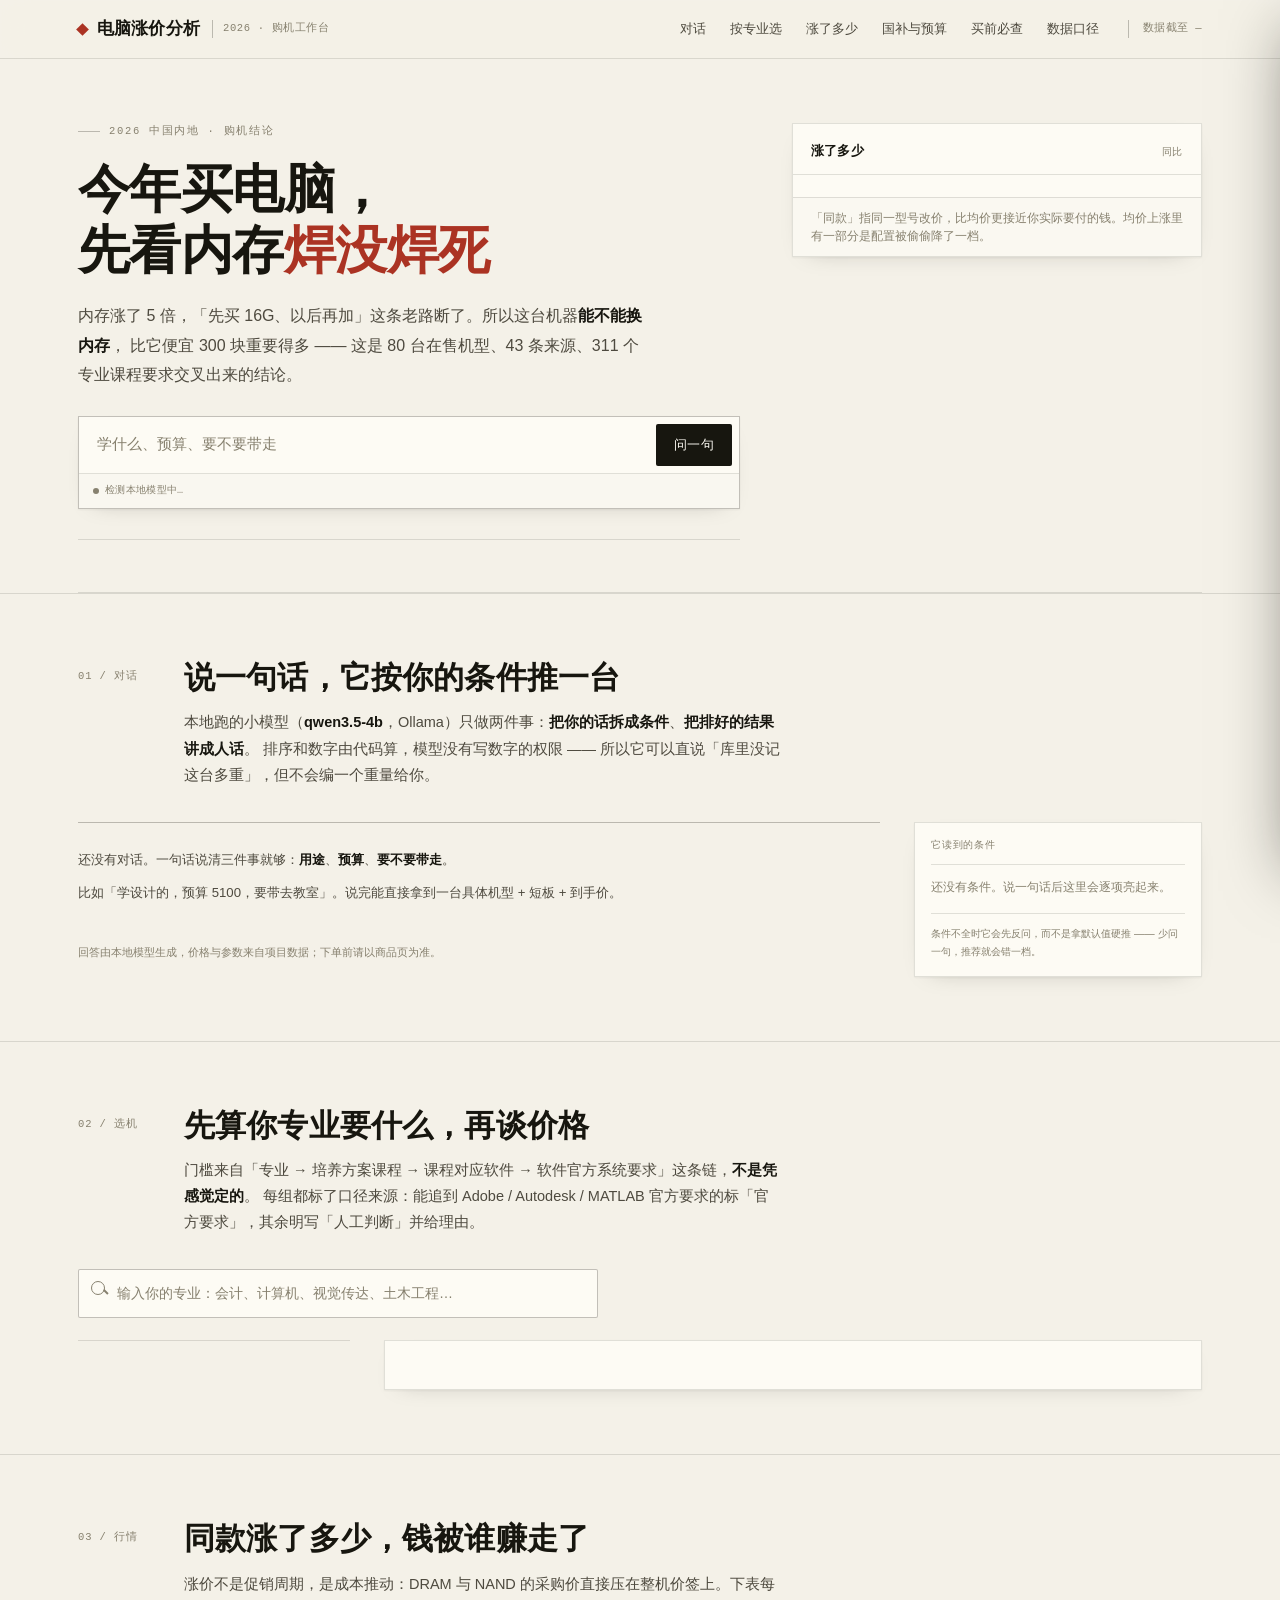
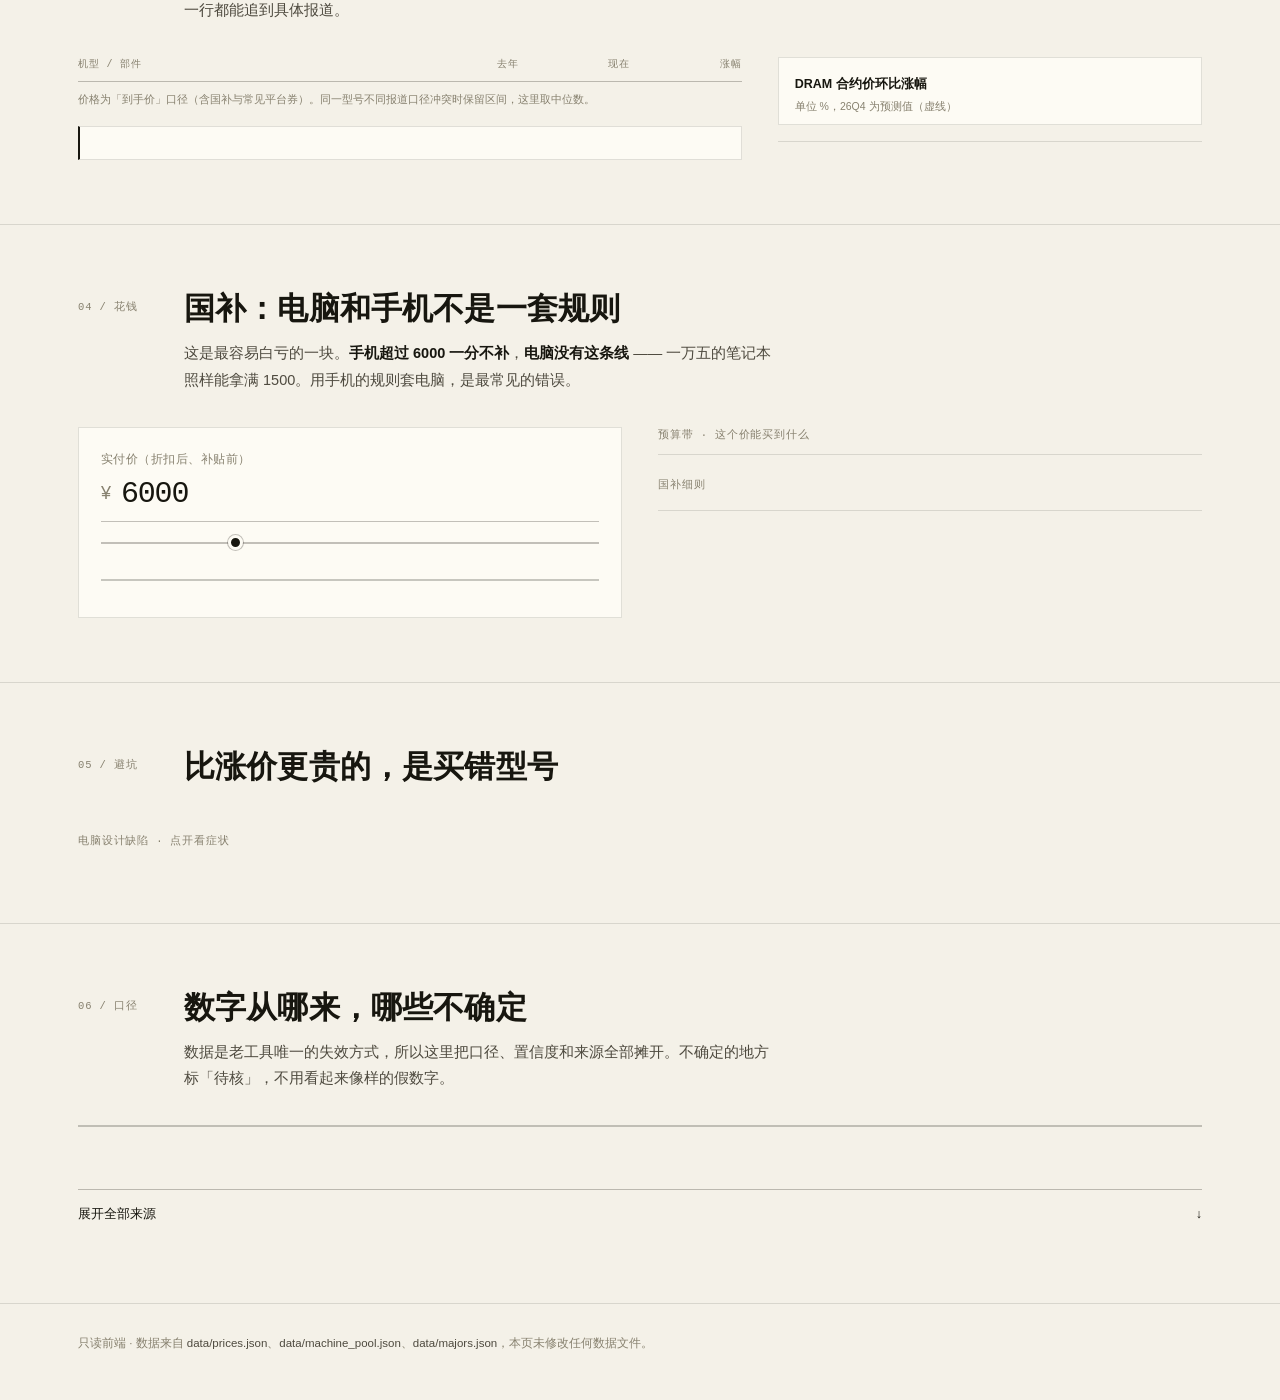
<file: web/template.html>
<!DOCTYPE html>
<html lang="zh-CN">
<head>
<meta charset="utf-8">
<meta name="viewport" content="width=device-width,initial-scale=1">
<title>2026 买电脑 · 先看内存焊没焊死</title>
<link rel="icon" href="data:image/svg+xml,%3Csvg xmlns='http://www.w3.org/2000/svg' viewBox='0 0 32 32'%3E%3Crect width='32' height='32' fill='%23f4f1e8'/%3E%3Crect x='9' y='9' width='14' height='14' fill='%23ab3323' transform='rotate(45 16 16)'/%3E%3C/svg%3E">
<meta name="description" content="基于 80 台在售机型实采价与 43 条公开来源：按专业算硬件门槛，按到手价排序，含国补计算与设计缺陷清单。">
<style>
/* ---------- tokens ---------- */
:root{
  --paper:#f4f1e8; --paper2:#eae6da; --card:#fdfbf4;
  --ink:#17160f; --ink2:#4e4a3f; --ink3:#87816f;
  --line:rgba(23,22,15,.12); --line2:rgba(23,22,15,.26);
  --red:#ab3323; --redbg:#f7e6e1; --redline:rgba(171,51,35,.28);
  --green:#1a6a52; --greenbg:#e6f1ec;
  --amber:#8a5f0f; --amberbg:#f8efd9;
  --blue:#2b5b84; --bluebg:#e7eef4;
  --serif:"Songti SC","Noto Serif SC","Source Han Serif SC",Georgia,"Times New Roman",serif;
  --sans:-apple-system,BlinkMacSystemFont,"PingFang SC","Hiragino Sans GB","Microsoft YaHei",sans-serif;
  --mono:"SF Mono",ui-monospace,"JetBrains Mono","Cascadia Mono",Consolas,monospace;
  --shadow:0 1px 2px rgba(23,22,15,.05),0 8px 24px -18px rgba(23,22,15,.35);
}
*{box-sizing:border-box}
html{-webkit-text-size-adjust:100%;scroll-behavior:smooth}
body{margin:0;background:var(--paper);color:var(--ink);font-family:var(--sans);font-size:15px;line-height:1.65;
  -webkit-font-smoothing:antialiased;text-rendering:optimizeLegibility}
body.locked{overflow:hidden}
::selection{background:rgba(171,51,35,.16)}
a{color:inherit;text-decoration:none}
button{font:inherit;color:inherit;background:none;border:0;cursor:pointer}
h1,h2,h3,h4{margin:0;font-weight:600;letter-spacing:.005em}
p{margin:0}
ul{margin:0;padding:0;list-style:none}
.wrap{max-width:1180px;margin:0 auto;padding:0 28px}
.num{font-family:var(--mono);font-variant-numeric:tabular-nums;letter-spacing:-.02em}

/* ---------- top bar ---------- */
.top{position:sticky;top:0;z-index:60;background:rgba(244,241,232,.86);backdrop-filter:saturate(180%) blur(14px);
  border-bottom:1px solid var(--line)}
.top-in{display:flex;align-items:center;gap:18px;height:58px}
.brand{display:flex;align-items:center;gap:10px;min-width:0}
.brand i{width:9px;height:9px;background:var(--red);display:block;flex:none;transform:rotate(45deg)}
.brand b{font-family:var(--serif);font-size:16.5px;font-weight:600;letter-spacing:.01em;white-space:nowrap}
.brand span{font-family:var(--mono);font-size:10.5px;color:var(--ink3);letter-spacing:.06em;border-left:1px solid var(--line2);
  padding-left:10px;margin-left:2px;white-space:nowrap}
.top-nav{margin-left:auto;display:flex;align-items:center;gap:2px}
.top-nav a{font-size:13px;color:var(--ink2);padding:7px 11px;border-radius:2px;position:relative;white-space:nowrap}
.top-nav a:hover{color:var(--ink);background:rgba(23,22,15,.05)}
.top-nav a.on{color:var(--ink)}
.top-nav a.on::after{content:"";position:absolute;left:11px;right:11px;bottom:1px;height:1.5px;background:var(--red)}
.top-meta{font-family:var(--mono);font-size:10.5px;color:var(--ink3);letter-spacing:.04em;padding-left:14px;
  border-left:1px solid var(--line2);white-space:nowrap}

/* ---------- hero ---------- */
.hero{padding:64px 0 0;border-bottom:1px solid var(--line)}
.hero-grid{display:grid;grid-template-columns:1.42fr .88fr;gap:52px;align-items:start;padding-bottom:52px}
.eyebrow{display:flex;align-items:center;gap:9px;font-family:var(--mono);font-size:10.5px;letter-spacing:.16em;
  color:var(--ink3);text-transform:uppercase;margin-bottom:20px}
.eyebrow s{width:22px;height:1px;background:var(--line2);display:block}
.hero h1{font-family:var(--serif);font-size:clamp(32px,4.4vw,52px);line-height:1.16;letter-spacing:-.01em;font-weight:600}
.hero h1 em{font-style:normal;color:var(--red);white-space:nowrap}
.dek{margin-top:20px;font-size:16px;line-height:1.85;color:var(--ink2);max-width:36em}
.dek b{color:var(--ink);font-weight:600}
.points{margin-top:30px;border-top:1px solid var(--line)}
.points li{display:grid;grid-template-columns:26px 1fr;gap:12px;padding:14px 0;border-bottom:1px solid var(--line);align-items:start}
.points .idx{font-family:var(--mono);font-size:10.5px;color:var(--red);padding-top:4px;letter-spacing:.04em}
.points b{font-weight:600}
.points span{font-size:13.8px;line-height:1.7;color:var(--ink2)}

.panel{border:1px solid var(--line);background:var(--card);box-shadow:var(--shadow)}
.panel-h{display:flex;align-items:baseline;justify-content:space-between;padding:16px 18px 12px;border-bottom:1px solid var(--line)}
.panel-h b{font-size:13px;letter-spacing:.02em}
.panel-h span{font-family:var(--mono);font-size:10px;color:var(--ink3);letter-spacing:.06em}
.bars{padding:8px 18px 14px}
.bar-row{display:grid;grid-template-columns:1fr auto;gap:6px 10px;padding:9px 0 7px;border-bottom:1px dotted var(--line)}
.bar-row:last-child{border-bottom:0}
.bar-row .lbl{font-size:12.5px;color:var(--ink2)}
.bar-row .val{font-family:var(--mono);font-size:12.5px;color:var(--red);font-variant-numeric:tabular-nums}
.bar-track{grid-column:1/-1;height:3px;background:var(--paper2);position:relative;overflow:hidden}
.bar-track i{position:absolute;inset:0 auto 0 0;background:var(--red);opacity:.85}
.bar-note{grid-column:1/-1;font-size:10.5px;color:var(--ink3);margin-top:1px}
.panel-f{padding:11px 18px;border-top:1px solid var(--line);font-size:11.5px;line-height:1.6;color:var(--ink3);background:rgba(23,22,15,.012)}

/* decision strip */
.decide{display:grid;grid-template-columns:repeat(5,1fr);border-top:1px solid var(--line)}
.decide div{padding:16px 18px;border-right:1px solid var(--line);border-left:2px solid transparent}
.decide div:last-child{border-right:0}
.decide h5{margin:0 0 5px;font-size:11.5px;font-weight:500;color:var(--ink3);letter-spacing:.04em}
.decide b{font-size:14px;font-weight:600;display:block;line-height:1.45}
.decide div[data-tone="now"]{border-left-color:var(--red)}
.decide div[data-tone="stop"]{border-left-color:var(--red)}
.decide div[data-tone="mixed"]{border-left-color:var(--amber)}
.decide div[data-tone="think"]{border-left-color:var(--blue)}

/* ---------- section shell ---------- */
.sec{padding:64px 0;border-bottom:1px solid var(--line)}
section[id]{scroll-margin-top:74px}
.sec-head{display:grid;grid-template-columns:86px 1fr;gap:20px;align-items:start;margin-bottom:34px}
.sec-no{font-family:var(--mono);font-size:10.5px;color:var(--ink3);letter-spacing:.08em;padding-top:10px;white-space:nowrap}
.sec-head h2{font-family:var(--serif);font-size:clamp(23px,3vw,31px);line-height:1.3;font-weight:600}
.sec-sub{margin-top:11px;font-size:14.5px;line-height:1.8;color:var(--ink2);max-width:74ch}
.sec-sub b{color:var(--ink);font-weight:600}

/* ---------- majors ---------- */
.search{position:relative;margin-bottom:22px;max-width:520px}
.search input{width:100%;padding:12px 14px 12px 38px;border:1px solid var(--line2);background:var(--card);
  font:inherit;font-size:14px;color:var(--ink);border-radius:2px;outline:none}
.search input::placeholder{color:var(--ink3)}
.search input:focus{border-color:var(--ink);box-shadow:0 0 0 3px rgba(23,22,15,.06)}
.search .ico{position:absolute;left:13px;top:12px;width:14px;height:14px;border:1.5px solid var(--ink3);border-radius:50%}
.search .ico::after{content:"";position:absolute;left:11px;top:9px;width:6px;height:1.5px;background:var(--ink3);transform:rotate(45deg)}
.sug{position:absolute;left:0;right:0;top:calc(100% + 4px);background:var(--card);border:1px solid var(--line2);
  box-shadow:0 16px 40px -20px rgba(23,22,15,.45);z-index:40;display:none;max-height:300px;overflow:auto}
.sug.on{display:block}
.sug button{display:flex;width:100%;align-items:center;justify-content:space-between;gap:12px;padding:10px 13px;
  border-bottom:1px solid var(--line);text-align:left}
.sug button:last-child{border-bottom:0}
.sug button:hover,.sug button.hl{background:var(--paper2)}
.sug b{font-weight:500;font-size:13.5px}
.sug span{font-size:11.5px;color:var(--ink3);white-space:nowrap}

.major-layout{display:grid;grid-template-columns:272px minmax(0,1fr);gap:34px;align-items:start}
.mlist{position:sticky;top:74px;border-top:1px solid var(--line)}
.mbtn{display:block;width:100%;text-align:left;padding:13px 14px 12px;border-bottom:1px solid var(--line);
  border-left:2px solid transparent;position:relative;transition:background .16s}
.mbtn:hover{background:rgba(23,22,15,.032)}
.mbtn b{display:block;font-size:14px;font-weight:600;letter-spacing:.01em}
.mbtn span{display:block;font-size:11.5px;color:var(--ink3);margin-top:3px;line-height:1.5;
  overflow:hidden;display:-webkit-box;-webkit-line-clamp:2;-webkit-box-orient:vertical}
.mbtn .gates{display:flex;gap:5px;margin-top:7px;flex-wrap:wrap}
.mbtn .gates i{font-style:normal;font-family:var(--mono);font-size:9.5px;letter-spacing:.02em;color:var(--ink2);
  background:var(--paper2);padding:2px 5px;border-radius:2px}
.mbtn.on{background:var(--card);border-left-color:var(--red);box-shadow:var(--shadow)}
.mbtn.on b{color:var(--red)}
.mbtn.on .gates i{background:var(--redbg);color:var(--red)}

.result{background:var(--card);border:1px solid var(--line);padding:26px 26px 22px;box-shadow:var(--shadow)}
.rg-top{display:flex;align-items:flex-start;gap:16px;flex-wrap:wrap}
.rg-top h3{font-family:var(--serif);font-size:25px;line-height:1.3;font-weight:600}
.chip{display:inline-flex;align-items:center;gap:5px;font-size:11px;padding:3px 8px;border-radius:2px;
  border:1px solid transparent;white-space:nowrap;line-height:1.5}
.chip.official{background:var(--bluebg);color:var(--blue)}
.chip.judge{background:var(--amberbg);color:var(--amber)}
.chip.ghost{border-color:var(--line2);color:var(--ink2)}
.chip.red{background:var(--redbg);color:var(--red)}
.chip.green{background:var(--greenbg);color:var(--green)}
.chip.amber{background:var(--amberbg);color:var(--amber)}
.chip.blue{background:var(--bluebg);color:var(--blue)}
.chip.mute{background:var(--paper2);color:var(--ink3)}
.rg-tag{font-size:14px;color:var(--ink2);margin-top:8px}
.rg-majors{margin-top:14px;display:flex;gap:6px;flex-wrap:wrap;align-items:center}
.rg-majors .chip{background:transparent;border-color:var(--line);color:var(--ink2);font-size:11.5px}
.rg-majors .chip.more{cursor:pointer;border-style:dashed}
.rg-majors .chip.more:hover{border-color:var(--ink3);color:var(--ink)}

.gates4{display:grid;grid-template-columns:repeat(4,1fr);gap:1px;background:var(--line);border:1px solid var(--line);margin-top:20px}
.gates4 div{background:var(--paper);padding:13px 14px}
.gates4 .k{font-size:11px;color:var(--ink3);letter-spacing:.04em}
.gates4 .v{font-family:var(--mono);font-size:20px;letter-spacing:-.03em;margin-top:5px;line-height:1.1}
.gates4 .v small{font-family:var(--sans);font-size:11px;color:var(--ink3);letter-spacing:0;margin-left:3px}
.gates4 .d{font-size:10.5px;color:var(--ink3);margin-top:4px}

.why{margin-top:20px;padding-left:13px;border-left:2px solid var(--line2);font-size:13px;line-height:1.8;color:var(--ink2)}
.why b{color:var(--ink);font-weight:600}
.trap{margin-top:16px;background:var(--redbg);border-left:2px solid var(--red);padding:11px 14px;font-size:12.8px;
  line-height:1.75;color:#5d2a21}
.trap b{color:var(--red);font-weight:600;display:block;margin-bottom:2px;font-size:11.5px;letter-spacing:.04em}
.plat{margin-top:10px;background:var(--amberbg);border-left:2px solid var(--amber);padding:10px 14px;font-size:12.5px;
  line-height:1.7;color:#5c440f}
.plat b{font-weight:600}

.res-bar{display:flex;align-items:center;gap:10px;flex-wrap:wrap;margin:24px 0 14px;padding-top:18px;border-top:1px solid var(--line)}
.res-count{font-size:12.5px;color:var(--ink2)}
.res-count b{font-family:var(--mono);font-size:15px;color:var(--ink);letter-spacing:-.02em}
.filters{margin-left:auto;display:flex;gap:6px;flex-wrap:wrap;align-items:center}
.fbtn{font-size:11.5px;padding:5px 9px;border:1px solid var(--line2);border-radius:2px;color:var(--ink2);background:transparent}
.fbtn:hover{border-color:var(--ink3);color:var(--ink)}
.fbtn.on{background:var(--ink);border-color:var(--ink);color:var(--card)}
select.sort{font-size:11.5px;padding:5px 8px;border:1px solid var(--line2);border-radius:2px;background:var(--card);
  color:var(--ink2);outline:none;font-family:var(--sans)}

.cards{display:grid;grid-template-columns:repeat(auto-fill,minmax(292px,1fr));gap:12px}
.mcard{border:1px solid var(--line);background:var(--card);padding:15px 15px 0;display:flex;flex-direction:column;
  transition:box-shadow .18s,border-color .18s,transform .18s}
.mcard:hover{border-color:var(--line2);box-shadow:0 10px 26px -20px rgba(23,22,15,.55);transform:translateY(-1px)}
.mc-top{display:flex;gap:10px;align-items:flex-start}
.mc-top h4{font-size:14.5px;line-height:1.45;font-weight:600;flex:1}
.mc-sub{font-size:11px;color:var(--ink3);margin-top:3px;letter-spacing:.02em}
.mc-price{display:flex;align-items:baseline;gap:7px;margin-top:11px}
.mc-price .cur{font-size:12px;color:var(--ink3)}
.mc-price b{font-family:var(--mono);font-size:23px;letter-spacing:-.04em;line-height:1}
.mc-price s{font-family:var(--mono);font-size:11.5px;color:var(--ink3)}
.mc-price em{font-style:normal;font-size:10px;color:var(--green);background:var(--greenbg);padding:2px 5px;border-radius:2px;margin-left:auto}
.mc-specs{display:flex;flex-wrap:wrap;gap:4px;margin-top:12px}
.mc-specs i{font-style:normal;font-size:10.5px;color:var(--ink2);background:var(--paper2);padding:2.5px 6px;border-radius:2px;
  font-family:var(--mono);letter-spacing:-.01em}
.mc-specs i.ram-ok{background:var(--greenbg);color:var(--green)}
.mc-specs i.ram-no{background:var(--redbg);color:var(--red)}
.mc-badges{display:flex;gap:5px;flex-wrap:wrap;margin-top:9px}
.mc-badges .chip{font-size:10px;padding:2px 6px}
.mc-foot{margin-top:auto;display:flex;align-items:center;justify-content:space-between;gap:8px;margin-top:13px;padding:9px 0;
  border-top:1px solid var(--line);font-size:10.5px;color:var(--ink3)}
.mc-foot button{font-size:11px;color:var(--ink);border-bottom:1px solid var(--line2);padding-bottom:1px}
.mc-foot button:hover{color:var(--red);border-color:var(--red)}

.more-wrap{padding:18px 0 4px;text-align:center}
.more-btn{font-size:12.5px;padding:9px 18px;border:1px solid var(--line2);color:var(--ink);background:transparent;border-radius:2px}
.more-btn:hover{background:var(--ink);color:var(--card);border-color:var(--ink)}
.tier-head{display:flex;align-items:center;gap:9px;margin:22px 0 12px}
.tier-head span{font-size:12px;font-weight:600;letter-spacing:.02em}
.tier-head i{flex:1;height:1px;background:var(--line)}
.tier-head em{font-family:var(--mono);font-style:normal;font-size:10.5px;color:var(--ink3)}
.fail-list{border-top:1px solid var(--line)}
.fail-row{display:grid;grid-template-columns:1fr auto;gap:12px;padding:10px 2px;border-bottom:1px solid var(--line);
  font-size:12.5px;color:var(--ink2)}
.fail-row b{font-weight:500;color:var(--ink)}
.fail-row span{font-family:var(--mono);font-size:11.5px;color:var(--red)}
.empty{padding:30px 0;text-align:center;color:var(--ink3);font-size:13px}

/* ---------- market ---------- */
.market{display:grid;grid-template-columns:1.22fr .78fr;gap:36px;align-items:start}
.tbl{width:100%;border-collapse:collapse;font-size:13px}
.tbl thead th{text-align:left;font-family:var(--mono);font-size:10px;letter-spacing:.08em;color:var(--ink3);
  font-weight:400;padding:0 0 8px;border-bottom:1px solid var(--line2);text-transform:uppercase}
.tbl td{padding:9px 0;border-bottom:1px solid var(--line);color:var(--ink2)}
.tbl tr:hover td{background:rgba(23,22,15,.022)}
.tbl td:first-child{color:var(--ink);width:44%;padding-right:12px}
.tbl .r{text-align:right;font-family:var(--mono);font-variant-numeric:tabular-nums;white-space:nowrap}
.tbl .up{color:var(--red)}
.tbl .huge{font-weight:600}
.tbl .after{color:var(--ink)}
.tbl-foot{padding-top:9px;font-size:10.5px;color:var(--ink3);line-height:1.6}

.chart-box{border:1px solid var(--line);background:var(--card);padding:16px 16px 10px}
.chart-box h5{margin:0;font-size:12.5px;font-weight:600}
.chart-box .cap{font-size:10.5px;color:var(--ink3);margin-top:3px;line-height:1.6}
.parts{margin-top:16px;border-top:1px solid var(--line)}
.parts div{display:flex;align-items:baseline;justify-content:space-between;gap:10px;padding:9px 0;border-bottom:1px solid var(--line);font-size:12.5px}
.parts b{font-family:var(--mono);color:var(--red);font-size:12.5px}
.parts span{color:var(--ink3);font-size:10.5px;margin-left:8px}
.quote{margin-top:18px;background:var(--card);border:1px solid var(--line);border-left:2px solid var(--ink);
  padding:16px 18px}
.quote b{font-family:var(--serif);font-size:17px;display:block;line-height:1.5}
.quote p{font-size:12.5px;color:var(--ink2);line-height:1.75;margin-top:8px}
.quote p+p{margin-top:6px}
.quote .src{font-family:var(--mono);font-size:10px;color:var(--ink3);margin-top:10px;letter-spacing:.03em}

/* ---------- money ---------- */
.money{display:grid;grid-template-columns:1fr 1fr;gap:36px;align-items:start}
.calc{border:1px solid var(--line);background:var(--card);padding:22px}
.calc label{display:block;font-size:11.5px;color:var(--ink3);letter-spacing:.04em;margin-bottom:8px}
.calc-input{display:flex;align-items:center;gap:10px;border-bottom:1px solid var(--line2);padding-bottom:10px}
.calc-input span{font-size:18px;color:var(--ink3)}
.calc-input input{flex:1;border:0;outline:none;background:none;font-family:var(--mono);font-size:30px;
  letter-spacing:-.04em;color:var(--ink);width:100%;padding:0}
input[type=range]{-webkit-appearance:none;appearance:none;width:100%;height:2px;background:var(--line2);margin:20px 0 6px;outline:none}
input[type=range]::-webkit-slider-thumb{-webkit-appearance:none;width:15px;height:15px;background:var(--ink);border-radius:50%;
  cursor:grab;border:3px solid var(--card);box-shadow:0 0 0 1px var(--line2)}
input[type=range]::-moz-range-thumb{width:13px;height:13px;background:var(--ink);border:0;border-radius:50%;cursor:grab}
.quick{display:flex;gap:6px;flex-wrap:wrap;margin-top:10px}
.quick button{font-size:11px;padding:4px 8px;border:1px solid var(--line);border-radius:2px;color:var(--ink2)}
.quick button:hover{border-color:var(--ink3);color:var(--ink)}
.calc-out{display:grid;grid-template-columns:1fr 1fr;gap:1px;background:var(--line);border:1px solid var(--line);margin-top:18px}
.calc-out>div{background:var(--paper);padding:14px}
.calc-out .k{font-size:11px;color:var(--ink3);display:flex;justify-content:space-between;gap:6px}
.calc-out .k em{font-style:normal;font-family:var(--mono);font-size:9.5px;background:var(--paper2);padding:1px 4px;border-radius:2px}
.calc-out .v{font-family:var(--mono);font-size:26px;letter-spacing:-.04em;margin-top:6px;line-height:1.1}
.calc-out .v.zero{color:var(--ink3)}
.calc-out .s{font-size:10.5px;color:var(--ink3);margin-top:5px;line-height:1.5}
.prog{height:3px;background:var(--line);margin-top:9px;position:relative;overflow:hidden}
.prog i{position:absolute;inset:0 auto 0 0;background:var(--green)}
.calc-note{margin-top:14px;font-size:12px;line-height:1.75;color:var(--ink2)}
.calc-note b{color:var(--red)}
.facts{margin-top:16px;border-top:1px solid var(--line)}
.facts li{position:relative;padding:9px 0 9px 15px;border-bottom:1px solid var(--line);font-size:12.2px;line-height:1.7;color:var(--ink2)}
.facts li::before{content:"—";position:absolute;left:0;color:var(--ink3);font-size:11px}
.bands{border-top:1px solid var(--line)}
.band{display:grid;grid-template-columns:88px 1fr;gap:16px;padding:14px 0;border-bottom:1px solid var(--line)}
.band b{font-family:var(--mono);font-size:13px;letter-spacing:-.02em;color:var(--ink)}
.band span{font-size:12.8px;line-height:1.7;color:var(--ink2)}

/* ---------- risk ---------- */
.risk-grid{display:grid;grid-template-columns:1.05fr .95fr;gap:36px;align-items:start}
details.def{border-bottom:1px solid var(--line)}
details.def summary{list-style:none;cursor:pointer;padding:14px 0;display:grid;grid-template-columns:1fr auto;gap:12px;align-items:center}
details.def summary::-webkit-details-marker{display:none}
details.def summary b{font-size:13.5px;font-weight:600}
details.def summary .sym{font-size:11px;color:var(--ink3);font-family:var(--mono)}
details.def summary .sym::after{content:' ＋';font-size:10px}
details.def[open] summary .sym::after{content:' −'}
details.def summary:hover b{color:var(--red)}
details.def .body{padding:0 0 16px;font-size:12.5px;line-height:1.8;color:var(--ink2)}
details.def .body dt{font-size:10.5px;letter-spacing:.06em;color:var(--ink3);margin-top:10px;font-family:var(--mono)}
details.def .body dd{margin:2px 0 0}
details.def .body .who{color:var(--ink);font-weight:500}
.traps h5{font-size:12px;letter-spacing:.04em;color:var(--ink3);margin:0 0 10px;font-family:var(--mono)}
.trap-item{padding:12px 0;border-bottom:1px solid var(--line)}
.trap-item b{font-size:13px;font-weight:600;display:block;margin-bottom:4px}
.trap-item p{font-size:12.5px;line-height:1.75;color:var(--ink2)}

/* ---------- sources ---------- */
.meta-grid{display:grid;grid-template-columns:1fr 1fr;gap:26px 34px;margin-bottom:32px}
.meta-grid .wide{grid-column:1/-1;padding-top:18px;border-top:1px solid var(--line)}
.meta-grid .wide p{column-count:2;column-gap:34px}
.meta-grid h5{font-family:var(--mono);font-size:10.5px;letter-spacing:.08em;color:var(--ink3);margin:0 0 7px;font-weight:400}
.meta-grid p{font-size:12.3px;line-height:1.8;color:var(--ink2)}
.stats{display:grid;grid-template-columns:repeat(4,1fr);gap:1px;background:var(--line);border:1px solid var(--line);margin-bottom:30px}
.stats div{background:var(--paper);padding:16px 18px}
.stats b{display:block;font-family:var(--mono);font-size:26px;letter-spacing:-.04em;line-height:1.1}
.stats span{font-size:11px;color:var(--ink3)}
details.srcw{border-top:1px solid var(--line2)}
details.srcw summary{list-style:none;cursor:pointer;padding:14px 0;font-size:12.5px;display:flex;justify-content:space-between;gap:10px}
details.srcw summary::-webkit-details-marker{display:none}
details.srcw summary:hover{color:var(--red)}
.srclist{margin-top:6px;display:grid;grid-template-columns:1fr 1fr;gap:0 28px}
.srclist a{display:block;padding:9px 0;border-bottom:1px solid var(--line);font-size:12px;line-height:1.6;color:var(--ink2)}
.srclist a:hover{color:var(--red)}
.srclist a span{display:block;font-family:var(--mono);font-size:9.5px;color:var(--ink3);margin-top:2px;letter-spacing:.03em}

/* ---------- footer ---------- */
footer{padding:30px 0 46px}
.foot-in{display:flex;justify-content:space-between;gap:20px;flex-wrap:wrap;font-size:11.5px;color:var(--ink3);line-height:1.7}
.foot-in b{color:var(--ink2);font-weight:500}

/* ---------- drawer ---------- */
.ov{position:fixed;inset:0;background:rgba(23,22,15,.34);opacity:0;pointer-events:none;transition:opacity .22s;z-index:80}
.ov.on{opacity:1;pointer-events:auto}
.drawer{position:fixed;top:0;right:0;bottom:0;width:min(470px,94vw);background:var(--paper);z-index:90;
  transform:translateX(101%);transition:transform .28s cubic-bezier(.4,0,.2,1);display:flex;flex-direction:column;
  box-shadow:-24px 0 60px -30px rgba(23,22,15,.5)}
.drawer.on{transform:none}
.dr-h{padding:18px 22px 14px;border-bottom:1px solid var(--line);display:flex;gap:14px;align-items:flex-start}
.dr-h h3{font-family:var(--serif);font-size:21px;line-height:1.35;flex:1}
.dr-h .x{width:30px;height:30px;border:1px solid var(--line2);display:grid;place-items:center;font-size:15px;color:var(--ink2);flex:none}
.dr-h .x:hover{background:var(--ink);color:var(--card);border-color:var(--ink)}
.dr-b{overflow:auto;padding:18px 22px 40px;flex:1}
.dr-b h6{margin:0 0 8px;font-family:var(--mono);font-size:10px;letter-spacing:.09em;color:var(--ink3);font-weight:400}
.dr-price{display:flex;align-items:baseline;gap:9px;margin-bottom:4px}
.dr-price b{font-family:var(--mono);font-size:30px;letter-spacing:-.04em}
.dr-price s{font-family:var(--mono);font-size:12px;color:var(--ink3)}
.dr-price em{font-style:normal;font-size:10.5px;background:var(--greenbg);color:var(--green);padding:2px 6px;border-radius:2px}
.kv{margin-bottom:20px}
.kv table{width:100%;border-collapse:collapse;font-size:12.5px}
.kv td{padding:7px 0;border-bottom:1px solid var(--line);vertical-align:top;line-height:1.6}
.kv td:first-child{color:var(--ink3);width:35%;font-size:11.5px}
.kv td:last-child{color:var(--ink);font-family:var(--mono);font-size:11.8px;letter-spacing:-.01em}
.dr-note{background:var(--card);border:1px solid var(--line);padding:12px 14px;font-size:12px;line-height:1.75;color:var(--ink2);margin-bottom:18px}
.dr-link{display:inline-block;font-size:11.5px;border-bottom:1px solid var(--line2);color:var(--ink2);margin-top:4px}
.dr-link:hover{color:var(--red);border-color:var(--red)}
.gap{display:inline-block;font-size:10px;background:var(--paper2);color:var(--ink2);padding:2px 6px;margin:0 4px 4px 0;border-radius:2px;font-family:var(--mono)}

/* ---------- chat ---------- */
.composer{margin-top:26px;border:1px solid var(--line2);background:var(--card);box-shadow:var(--shadow)}
.cp-row{display:flex;align-items:stretch;border-bottom:1px solid var(--line)}
.cp-row input{flex:1;min-width:0;border:0;outline:none;background:none;padding:16px 18px;font:inherit;font-size:14.5px;color:var(--ink)}
.cp-row input::placeholder{color:var(--ink3)}
.cp-row button{flex:none;margin:7px;padding:0 18px;background:var(--ink);color:var(--card);font-size:13px;border-radius:2px;letter-spacing:.02em}
.cp-row button:hover{background:var(--red)}
.cp-row button:disabled{opacity:.4;cursor:default;background:var(--ink)}
.cp-hint{display:flex;align-items:center;gap:10px;padding:9px 14px;flex-wrap:wrap;background:rgba(23,22,15,.014)}
.cp-status{font-family:var(--mono);font-size:10px;letter-spacing:.03em;color:var(--ink3);display:flex;align-items:center;gap:6px;cursor:default}
.cp-status i{width:6px;height:6px;border-radius:50%;background:var(--ink3);display:block;flex:none}
.cp-status.ok i{background:var(--green);box-shadow:0 0 0 3px rgba(26,106,82,.12)}
.cp-status.bad i{background:var(--red);box-shadow:0 0 0 3px rgba(171,51,35,.12)}
.cp-status.bad{cursor:pointer;color:var(--red)}
.cp-ex{margin-left:auto;display:flex;gap:5px;flex-wrap:wrap}
.cp-ex button{font-size:11px;color:var(--ink2);border:1px solid var(--line);padding:3px 8px;border-radius:2px;background:transparent}
.cp-ex button:hover{border-color:var(--ink3);color:var(--ink)}

.thread-wrap{display:grid;grid-template-columns:minmax(0,1fr) 288px;gap:34px;align-items:start}
.thread{border-top:1px solid var(--line2)}
.thread-empty{padding:24px 0 26px;color:var(--ink2);font-size:13.2px;line-height:1.95}
.thread-empty b{color:var(--ink)}
.thread-foot{padding-top:12px;font-size:10.5px;color:var(--ink3);line-height:1.6}
.msg{padding:20px 0;border-bottom:1px solid var(--line)}
.msg.u{display:flex;justify-content:flex-end}
.msg.u .bubble{background:var(--ink);color:#f6f3e9;padding:10px 14px;max-width:80%;font-size:13.8px;line-height:1.75;border-radius:2px}
.msg.a .who{display:flex;align-items:center;gap:8px;font-family:var(--mono);font-size:9.5px;letter-spacing:.05em;
  color:var(--ink3);margin-bottom:9px;text-transform:uppercase}
.msg.a .who em{font-style:normal;background:var(--paper2);color:var(--ink2);padding:1.5px 5px;border-radius:2px;letter-spacing:.02em}
.msg.a .prose{font-size:14.4px;line-height:1.95;color:var(--ink);max-width:64ch}
.msg.a .prose p+p{margin-top:11px}
.msg.a .prose b{font-weight:600}
.recs{margin-top:15px;border:1px solid var(--line);background:var(--line);display:grid;gap:1px}
.rec{background:var(--card);padding:12px 14px;display:grid;grid-template-columns:20px 1fr auto;gap:2px 10px;align-items:baseline}
.rec .n{font-family:var(--mono);font-size:10.5px;color:var(--ink3)}
.rec h5{font-size:13.6px;font-weight:600;line-height:1.45}
.rec .p{font-family:var(--mono);font-size:13.5px;letter-spacing:-.03em;white-space:nowrap}
.rec .spec{grid-column:2/4;font-family:var(--mono);font-size:10.2px;color:var(--ink3);line-height:1.55;margin-top:4px;letter-spacing:-.01em}
.rec .tag{grid-column:2/4;font-size:11.5px;color:var(--ink2);line-height:1.65;margin-top:4px}
.rec .cau{grid-column:2/4;font-size:11.4px;color:var(--red);line-height:1.65;margin-top:3px}
.rec .sub{grid-column:2/4;font-family:var(--mono);font-size:10px;color:var(--ink3);margin-top:4px}
.follow{display:flex;gap:6px;flex-wrap:wrap;margin-top:13px}
.follow button{font-size:11.5px;border:1px solid var(--line2);padding:5px 10px;border-radius:2px;color:var(--ink2);background:transparent}
.follow button:hover{background:var(--ink);color:var(--card);border-color:var(--ink)}
.audit{margin-top:11px;font-family:var(--mono);font-size:9.5px;color:var(--ink3);letter-spacing:.02em}
.audit.bad{color:var(--red)}
.thinking{display:flex;align-items:center;gap:9px;padding:18px 0;font-size:12px;color:var(--ink3);font-family:var(--mono)}
.thinking span{display:inline-flex;gap:4px}
.thinking span i{width:4px;height:4px;border-radius:50%;background:var(--ink3);animation:blink 1.3s infinite}
.thinking span i:nth-child(2){animation-delay:.2s}
.thinking span i:nth-child(3){animation-delay:.4s}
@keyframes blink{0%,100%{opacity:.25;transform:translateY(0)}50%{opacity:1;transform:translateY(-2px)}}
.msg.err .prose{color:var(--red)}
.hintbox{margin-top:12px;border:1px solid var(--redline);background:var(--redbg);padding:12px 14px;font-size:12.4px;line-height:1.8;color:#5d2a21}
.hintbox b{color:var(--red)}
.hintbox code{font-family:var(--mono);font-size:11px;background:rgba(255,255,255,.55);padding:2px 6px;border-radius:2px;display:inline-block;margin:3px 0}
.slot-rail{position:sticky;top:74px;border:1px solid var(--line);background:var(--card);padding:15px 16px;box-shadow:var(--shadow)}
.rail-h{font-family:var(--mono);font-size:10px;letter-spacing:.08em;color:var(--ink3);padding-bottom:10px;border-bottom:1px solid var(--line)}
.slot{display:flex;justify-content:space-between;gap:12px;padding:8px 0;border-bottom:1px solid var(--line);font-size:12px;align-items:baseline}
.slot:last-child{border-bottom:0}
.slot span{color:var(--ink3);flex:none}
.slot b{font-family:var(--mono);font-size:11.5px;font-weight:500;text-align:right;color:var(--ink)}
.slot b.dim{color:var(--ink3);font-weight:400}
.slot-empty{font-size:11.5px;color:var(--ink3);line-height:1.75;padding:12px 0 4px}
.rail-note{font-size:10.4px;line-height:1.7;color:var(--ink3);margin-top:12px;padding-top:11px;border-top:1px solid var(--line)}
.fab{position:fixed;right:22px;bottom:22px;z-index:70;width:52px;height:52px;background:var(--ink);color:var(--card);
  display:grid;place-items:center;box-shadow:0 12px 32px -14px rgba(23,22,15,.7);border-radius:2px;
  opacity:0;pointer-events:none;transform:translateY(8px);transition:opacity .22s,transform .22s}
.fab.on{opacity:1;pointer-events:auto;transform:none}
.fab:hover{background:var(--red)}
.fab b{font-family:var(--serif);font-size:12.5px;letter-spacing:.14em;writing-mode:vertical-rl}

/* ---------- reveal & responsive ---------- */
.rv{opacity:0;transform:translateY(10px);transition:opacity .5s ease,transform .5s ease}
.rv.in{opacity:1;transform:none}
@media (prefers-reduced-motion:reduce){.rv{opacity:1;transform:none;transition:none}html{scroll-behavior:auto}
  .drawer{transition:none}.mcard{transition:none}}
@media (max-width:1080px){
  .hero-grid{grid-template-columns:1fr;gap:34px}
  .major-layout{grid-template-columns:1fr}
  .mlist{position:static;display:grid;grid-template-columns:1fr 1fr;gap:0;border-top:1px solid var(--line)}
  .mbtn:nth-child(odd){border-right:1px solid var(--line)}
  .market,.money,.risk-grid,.meta-grid{grid-template-columns:1fr;gap:30px}
  .thread-wrap{grid-template-columns:1fr;gap:24px}
  .slot-rail{position:static}
  .decide{grid-template-columns:repeat(3,1fr)}
  .decide div:nth-child(3){border-right:0}
  .srclist{grid-template-columns:1fr}
}
@media (max-width:720px){
  .wrap{padding:0 18px}
  .hero{padding-top:38px}
  .hero h1{font-size:31px}
  .dek{font-size:14.5px}
  .top-nav{display:none}
  .top-meta{padding-left:10px}
  .brand span{display:none}
  .sec{padding:44px 0}
  .sec-head{grid-template-columns:1fr;gap:8px}
  .sec-no{padding-top:0}
  .gates4{grid-template-columns:1fr 1fr}
  .mlist{display:flex;overflow-x:auto;grid-template-columns:none;border-top:0;border-bottom:1px solid var(--line);
    margin-bottom:18px;padding:8px 0;position:sticky;top:57px;z-index:40;background:var(--paper);
    -webkit-overflow-scrolling:touch;scrollbar-width:none}
  .mlist::-webkit-scrollbar{display:none}
  .mbtn{flex:0 0 auto;width:auto;padding:8px 13px;border:1px solid var(--line);border-bottom:0;margin-right:-1px;border-left-width:1px}
  .mbtn b{font-size:13px;white-space:nowrap}
  .mbtn span,.mbtn .gates{display:none}
  .mbtn.on{background:var(--ink);border-color:var(--ink);box-shadow:none}
  .mbtn.on b{color:var(--card)}
  .result{scroll-margin-top:112px}
  .result{padding:18px 16px}
  .decide{grid-template-columns:1fr 1fr}
  .decide div{padding:13px 14px}
  .stats{grid-template-columns:1fr 1fr}
  .calc-out{grid-template-columns:1fr}
  .calc-out>div+div{border-top:1px solid var(--line)}
  .cards{grid-template-columns:1fr}
  .res-bar{gap:8px}
  .filters{margin-left:0;width:100%}
  .cp-row input{padding:13px 14px;font-size:14px}
  .cp-row button{padding:0 14px;font-size:12.5px}
  .cp-ex{margin-left:0;width:100%}
  .msg.a .prose{font-size:14px}
  .rec{grid-template-columns:18px 1fr auto;padding:11px 12px}
  .fab{right:14px;bottom:14px;width:46px;height:46px}
  .tbl td:first-child{width:50%;font-size:12px}
  .tbl{font-size:12px}
}
@media print{.top,.drawer,.ov{display:none}body{background:#fff}}
</style>
</head>
<body>

<header class="top">
  <div class="wrap top-in">
    <div class="brand"><i></i><b>电脑涨价分析</b><span>2026 · 购机工作台</span></div>
    <nav class="top-nav">
      <a href="#chat" data-nav="chat">对话</a>
      <a href="#majors" data-nav="majors">按专业选</a>
      <a href="#market" data-nav="market">涨了多少</a>
      <a href="#money" data-nav="money">国补与预算</a>
      <a href="#risk" data-nav="risk">买前必查</a>
      <a href="#sources" data-nav="sources">数据口径</a>
    </nav>
    <div class="top-meta" id="topMeta">数据截至 —</div>
  </div>
</header>

<main>
  <!-- ============ HERO ============ -->
  <section class="hero">
    <div class="wrap">
      <div class="hero-grid">
        <div>
          <div class="eyebrow"><s></s>2026 中国内地 · 购机结论</div>
          <h1>今年买电脑，<br>先看内存<em>焊没焊死</em></h1>
          <p class="dek">
            内存涨了 5 倍，「先买 16G、以后再加」这条老路断了。所以这台机器<b>能不能换内存</b>，
            比它便宜 300 块重要得多 —— 这是 80 台在售机型、43 条来源、311 个专业课程要求交叉出来的结论。
          </p>
          <div class="composer" id="composer">
            <div class="cp-row">
              <input id="askInput" type="text" autocomplete="off" spellcheck="false"
                     placeholder="学什么、预算、要不要带走">
              <button id="askBtn" type="button">问一句</button>
            </div>
            <div class="cp-hint">
              <span class="cp-status" id="cpStatus"><i></i><span>检测本地模型中…</span></span>
              <span class="cp-ex" id="cpExamples"></span>
            </div>
          </div>
          <ul class="points" id="points"></ul>
        </div>
        <aside>
          <div class="panel">
            <div class="panel-h"><b>涨了多少</b><span>同比</span></div>
            <div class="bars" id="heroBars"></div>
            <div class="panel-f">「同款」指同一型号改价，比均价更接近你实际要付的钱。均价上涨里有一部分是配置被偷偷降了一档。</div>
          </div>
        </aside>
      </div>
      <div class="decide" id="decide"></div>
    </div>
  </section>


  <!-- ============ CHAT ============ -->
  <section class="sec" id="chat">
    <div class="wrap">
      <div class="sec-head">
        <div class="sec-no">01 / 对话</div>
        <div>
          <h2>说一句话，它按你的条件推一台</h2>
          <p class="sec-sub">
            本地跑的小模型（<b>qwen3.5-4b</b>，Ollama）只做两件事：<b>把你的话拆成条件</b>、<b>把排好的结果讲成人话</b>。
            排序和数字由代码算，模型没有写数字的权限 —— 所以它可以直说「库里没记这台多重」，但不会编一个重量给你。
          </p>
        </div>
      </div>
      <div class="thread-wrap">
        <div>
          <div class="thread" id="thread">
            <div class="thread-empty" id="threadEmpty">
              <p>还没有对话。一句话说清三件事就够：<b>用途</b>、<b>预算</b>、<b>要不要带走</b>。</p>
              <p style="margin-top:8px">比如「学设计的，预算 5100，要带去教室」。说完能直接拿到一台具体机型 + 短板 + 到手价。</p>
            </div>
          </div>
          <div class="thread-foot">
            <span id="threadNote">回答由本地模型生成，价格与参数来自项目数据；下单前请以商品页为准。</span>
          </div>
        </div>
        <aside class="slot-rail">
          <div class="rail-h">它读到的条件</div>
          <div id="slotsBox"><div class="slot-empty">还没有条件。说一句话后这里会逐项亮起来。</div></div>
          <div class="rail-note">条件不全时它会先反问，而不是拿默认值硬推 —— 少问一句，推荐就会错一档。</div>
        </aside>
      </div>
    </div>
  </section>

  <!-- ============ MAJORS ============ -->
  <section class="sec" id="majors">
    <div class="wrap">
      <div class="sec-head">
        <div class="sec-no">02 / 选机</div>
        <div>
          <h2>先算你专业要什么，再谈价格</h2>
          <p class="sec-sub">
            门槛来自「专业 → 培养方案课程 → 课程对应软件 → 软件官方系统要求」这条链，<b>不是凭感觉定的</b>。
            每组都标了口径来源：能追到 Adobe / Autodesk / MATLAB 官方要求的标「官方要求」，其余明写「人工判断」并给理由。
          </p>
        </div>
      </div>

      <div class="search">
        <input id="majorSearch" type="text" placeholder="输入你的专业：会计、计算机、视觉传达、土木工程…" autocomplete="off" spellcheck="false">
        <span class="ico"></span>
        <div class="sug" id="sug"></div>
      </div>

      <div class="major-layout">
        <nav class="mlist" id="mlist"></nav>
        <div class="result" id="groupPanel"></div>
      </div>
    </div>
  </section>

  <!-- ============ MARKET ============ -->
  <section class="sec" id="market">
    <div class="wrap">
      <div class="sec-head">
        <div class="sec-no">03 / 行情</div>
        <div>
          <h2>同款涨了多少，钱被谁赚走了</h2>
          <p class="sec-sub">涨价不是促销周期，是成本推动：DRAM 与 NAND 的采购价直接压在整机价签上。下表每一行都能追到具体报道。</p>
        </div>
      </div>
      <div class="market">
        <div>
          <table class="tbl">
            <thead><tr><th>机型 / 部件</th><th class="r">去年</th><th class="r">现在</th><th class="r">涨幅</th></tr></thead>
            <tbody id="sameBody"></tbody>
          </table>
          <div class="tbl-foot">价格为「到手价」口径（含国补与常见平台券）。同一型号不同报道口径冲突时保留区间，这里取中位数。</div>
          <div class="quote" id="outlook"></div>
        </div>
        <div>
          <div class="chart-box">
            <h5>DRAM 合约价环比涨幅</h5>
            <div class="cap">单位 %，26Q4 为预测值（虚线）</div>
            <div id="dramChart"></div>
          </div>
          <div class="parts" id="parts"></div>
        </div>
      </div>
    </div>
  </section>

  <!-- ============ MONEY ============ -->
  <section class="sec" id="money">
    <div class="wrap">
      <div class="sec-head">
        <div class="sec-no">04 / 花钱</div>
        <div>
          <h2>国补：电脑和手机不是一套规则</h2>
          <p class="sec-sub">这是最容易白亏的一块。<b>手机超过 6000 一分不补</b>，<b>电脑没有这条线</b> —— 一万五的笔记本照样能拿满 1500。用手机的规则套电脑，是最常见的错误。</p>
        </div>
      </div>
      <div class="money">
        <div class="calc">
          <label for="priceInput">实付价（折扣后、补贴前）</label>
          <div class="calc-input"><span>¥</span><input id="priceInput" type="number" value="6000" min="0" max="99999" step="100" inputmode="numeric"></div>
          <input id="priceRange" type="range" min="1000" max="20000" step="100" value="6000">
          <div class="quick" id="quick"></div>
          <div class="calc-out" id="calcOut"></div>
          <p class="calc-note" id="calcNote"></p>
        </div>
        <div>
          <div class="sec-no" style="padding:0 0 10px">预算带 · 这个价能买到什么</div>
          <div class="bands" id="bands"></div>
          <div class="sec-no" style="padding:22px 0 0">国补细则</div>
          <ul class="facts" id="facts"></ul>
        </div>
      </div>
    </div>
  </section>

  <!-- ============ RISK ============ -->
  <section class="sec" id="risk">
    <div class="wrap">
      <div class="sec-head">
        <div class="sec-no">05 / 避坑</div>
        <div>
          <h2>比涨价更贵的，是买错型号</h2>
          <p class="sec-sub" id="riskSub"></p>
        </div>
      </div>
      <div class="risk-grid">
        <div>
          <div class="sec-no" style="padding:0 0 8px">电脑设计缺陷 · 点开看症状</div>
          <div id="defects"></div>
        </div>
        <div class="traps">
          <div id="trapsPc"></div>
          <div id="trapsPhone" style="margin-top:26px"></div>
        </div>
      </div>
    </div>
  </section>

  <!-- ============ SOURCES ============ -->
  <section class="sec" id="sources">
    <div class="wrap">
      <div class="sec-head">
        <div class="sec-no">06 / 口径</div>
        <div>
          <h2>数字从哪来，哪些不确定</h2>
          <p class="sec-sub">数据是老工具唯一的失效方式，所以这里把口径、置信度和来源全部摊开。不确定的地方标「待核」，不用看起来像样的假数字。</p>
        </div>
      </div>
      <div class="stats" id="stats"></div>
      <div class="meta-grid" id="metaGrid"></div>
      <details class="srcw" id="srcWrap">
        <summary><span id="srcCount">展开全部来源</span><span>↓</span></summary>
        <div class="srclist" id="srclist"></div>
      </details>
    </div>
  </section>
</main>

<footer>
  <div class="wrap foot-in">
    <div>只读前端 · 数据来自 <b>data/prices.json</b>、<b>data/machine_pool.json</b>、<b>data/majors.json</b>，本页未修改任何数据文件。</div>
    <div id="footMeta"></div>
  </div>
</footer>

<button class="fab" id="fab" type="button" aria-label="去对话"><b>对话</b></button>
<div class="ov" id="ov"></div>
<aside class="drawer" id="drawer" aria-hidden="true">
  <div class="dr-h"><h3 id="drTitle"></h3><button class="x" id="drClose" aria-label="关闭">✕</button></div>
  <div class="dr-b" id="drBody"></div>
</aside>

<script type="application/json" id="DATA">__DATA__</script>
<script>
(function(){
"use strict";
var D = JSON.parse(document.getElementById('DATA').textContent);
var MACHINES = D.machines, GROUPS = D.groups;
var $ = function(s,c){return (c||document).querySelector(s)};
var $$ = function(s,c){return Array.prototype.slice.call((c||document).querySelectorAll(s))};
var esc = function(s){return String(s==null?'':s).replace(/[&<>"]/g,function(c){return {'&':'&amp;','<':'&lt;','>':'&gt;','"':'&quot;'}[c]})};
var yuan = function(n){return (n==null||isNaN(n))?'—':Math.round(n).toString().replace(/\B(?=(\d{3})+(?!\d))/g,',')};
var yuan2 = function(n){ if(n==null||isNaN(n)) return '—'; var r=Math.round(n*10)/10; return r.toFixed(1).replace(/\.0$/,'').replace(/\B(?=(\d{3})+(?!\d))/g,','); };
var pct = function(n){return (n>0?'+':'')+n+'%'};
var CATNAME = {thin:'轻薄本',gaming:'游戏本',desktop:'台式整机'};
var FORM = {sodimm:{t:'可换内存',c:'ram-ok'},lpcamm2:{t:'LPCAMM2 专有',c:'ram-no'},soldered:{t:'内存焊死',c:'ram-no'},lpddr:{t:'内存焊死',c:'ram-no'},onboard:{t:'内存焊死',c:'ram-no'}};
var RES = {1920:'FHD',2160:'2K',2240:'2.2K',2560:'2.5K',2880:'2.8K',3000:'3K',3072:'3K',3200:'3.2K',3456:'3.4K',3840:'4K'};
var resLabel = function(w){ if(!w) return ''; return RES[w] || (Math.round(w/100)/10+'K'); };
var fmt = function(n){ return n==null?'—':n; };

/* ---------- hero ---------- */
function renderHero(){
  var bars = D.categoryChange.filter(function(c){
    return c.key==='thin'||c.key==='gaming'||c.key==='desktop'||c.key==='avg'||c.key==='phone-avg';
  });
  var max = Math.max.apply(null, bars.map(function(b){return b.value}));
  $('#heroBars').innerHTML = bars.map(function(b){
    return '<div class="bar-row">'
      +'<span class="lbl">'+esc(b.label)+'</span>'
      +'<span class="val">'+pct(b.value)+'</span>'
      +'<span class="bar-track"><i style="width:'+Math.max(3,b.value/max*100).toFixed(1)+'%"></i></span>'
      +'<span class="bar-note">'+esc(b.note)+'</span></div>';
  }).join('');

  var points = [
    ['同款最高涨 58%','联想小新 Pro14 4138 → 6557 元；荣耀 X14 Plus 换代 3199 → 5099 元。'],
    ['内存条涨了 5 倍','DDR5 16G 从 230 涨到 1400 元。这条成本最终全部落在整机价签上。'],
    ['国补：电脑 1500 / 手机 500','电脑归家电类、无门槛；手机归数码类、超 6000 一分不补。']
  ];
  $('#points').innerHTML = points.map(function(p,i){
    return '<li><span class="idx">0'+(i+1)+'</span><span><b>'+esc(p[0])+'</b>　'+esc(p[1])+'</span></li>';
  }).join('');

  $('#decide').innerHTML = D.decision.map(function(d){
    return '<div data-tone="'+esc(d.tone)+'"><h5>'+esc(d.label)+'</h5><b>'+esc(d.tag)+'</b></div>';
  }).join('');

  var a = D.meta.pricesUpdated || '', b = D.meta.poolUpdated || '';
  $('#topMeta').textContent = '行情 '+a+' · 机型池 '+b;
  $('#footMeta').innerHTML = '行情数据 '+esc(a)+' · 机型池 '+esc(b)+' · 生成于 '+esc(D.generated);
}

/* ---------- majors ---------- */
var state = {gid:'office', onlyUpgradable:false, onlyDiscrete:false, onlyEff:false, sort:'price', expanded:false};

function gatesOf(g){
  var r = g.req, out = [];
  out.push((r.ramMin||0)+'G 起');
  if(r.gpu==='discrete') out.push('独显'+(r.vramMin||0)+'G');
  out.push((r.storageMinGB||512)+'G 硬盘');
  return out;
}
function majorName(m){ return typeof m==='string'? m : (m && m.name) || ''; }

function renderMajorList(){
  $('#mlist').innerHTML = GROUPS.map(function(g){
    return '<button class="mbtn" data-g="'+g.id+'" type="button">'
      +'<b>'+esc(g.name)+'</b><span>'+esc(g.tagline)+'</span>'
      +'<span class="gates">'+gatesOf(g).map(function(x){return '<i>'+esc(x)+'</i>'}).join('')+'</span>'
      +'</button>';
  }).join('');
  $$('.mbtn').forEach(function(b){ b.addEventListener('click', function(){ selectGroup(b.dataset.g, false, true); }) });
}

function tierOf(g,m){
  var req=g.req, fails=[], soft=[];
  var gpu=m.gpu||{}, ram=m.ram||{}, st=m.storageGB;
  if(ram.gb==null) fails.push('内存容量缺失');
  else if(ram.gb < req.ramMin) fails.push('内存 '+ram.gb+'G < 门槛 '+req.ramMin+'G');
  if(req.storageMinGB && st && st < req.storageMinGB) fails.push('存储 '+(st>=1024?(st/1024)+'T':st+'G')+' < 门槛 '+(req.storageMinGB>=1024?(req.storageMinGB/1024)+'T':req.storageMinGB+'G'));
  if(req.gpu==='discrete' && gpu.type==='integrated') fails.push('核显，达不到独显要求');
  var vram = gpu.vramGB||0;
  if(req.vramMin && vram < req.vramMin) fails.push('显存 '+vram+'G < 门槛 '+req.vramMin+'G');
  (g.hardGates||[]).forEach(function(h){
    if(h.dim==='upgrade'){
      var can = (ram.form==='sodimm') || (ram.slots>=2);
      if(!can) fails.push('内存不可加装');
    }
    if(h.dim==='storage' && st && st < h.min) fails.push('存储不够 '+h.min+'G');
  });
  if(!fails.length){
    if(ram.gb < req.ramRec) soft.push('内存 '+ram.gb+'G 只到最低线，建议 '+(req.ramRec||req.ramMin)+'G');
    if(req.vramRec && vram < req.vramRec && vram>=req.vramMin) soft.push('显存 '+vram+'G，建议 '+req.vramRec+'G');
  }
  return {fails:fails, soft:soft, tier: fails.length?'no':(soft.length?'ok':'best')};
}

function filtered(g){
  var list = MACHINES.map(function(m){ var t=tierOf(g,m); return {m:m, t:t}; });
  if(state.onlyUpgradable) list = list.filter(function(x){ var f=(x.m.ram||{}).form; return f==='sodimm'||(x.m.ram||{}).slots>=2; });
  if(state.onlyDiscrete) list = list.filter(function(x){ return (x.m.gpu||{}).type==='discrete'||(x.m.gpu||{}).type==='unified'; });
  if(state.onlyEff) list = list.filter(function(x){ return x.m.efficiency===1; });
  var key = state.sort;
  list.sort(function(a,b){
    if(key==='price') return (a.m.price.final||1e9)-(b.m.price.final||1e9);
    if(key==='priceDesc') return (b.m.price.final||0)-(a.m.price.final||0);
    if(key==='ram') return ((b.m.ram||{}).gb||0)-((a.m.ram||{}).gb||0) || (a.m.price.final-b.m.price.final);
    if(key==='vram') return ((b.m.gpu||{}).vramGB||0)-((a.m.gpu||{}).vramGB||0) || (a.m.price.final-b.m.price.final);
    if(key==='weight') return ((a.m.weightKg||99)-(b.m.weightKg||99));
    return 0;
  });
  return list;
}

function specChips(m){
  var out=[], cpu=(m.cpu||{}).model||'', gpu=m.gpu||{}, ram=m.ram||{}, sc=m.screen||{};
  if(cpu) out.push(esc(cpu.replace(/^(Intel|AMD)\s+/,'')));
  if(ram.gb!=null){
    var f = FORM[ram.form];
    out.push({t:ram.gb+'G'+(ram.type?' '+ram.type.replace('-',' '):''), c:f?f.c:'', ram:true});
  }
  if(m.storageGB) out.push((m.storageGB>=1024?(m.storageGB/1024)+'T':m.storageGB+'G'));
  if(gpu.model){
    var gs = gpu.model + (gpu.type==='discrete'&&gpu.vramGB? ' '+gpu.vramGB+'G':'');
    out.push(esc(gs));
  }
  if(sc.sizeInch) out.push(sc.sizeInch+'″'+(resLabel(sc.widthPx)?' '+resLabel(sc.widthPx):'')+(sc.refreshHz&&sc.refreshHz>100?' '+sc.refreshHz+'Hz':''));
  if(m.weightKg) out.push(m.weightKg+'kg');
  return out.map(function(x){
    if(typeof x==='string') return '<i>'+x+'</i>';
    return '<i class="'+(x.c||'')+'">'+esc(x.t)+'</i>';
  }).join('');
}

function cardHTML(x, idx, showRank){
  var m=x.m, t=x.t, ram=m.ram||{}, gpu=m.gpu||{}, f=FORM[ram.form];
  var badges=[];
  if(f) badges.push('<span class="chip '+(f.c==='ram-ok'?'green':'red')+'">'+f.t+'</span>');
  if(m.efficiency===1) badges.push('<span class="chip amber">1 级能效</span>');
  else if(m.efficiency===2) badges.push('<span class="chip mute">2 级能效</span>');
  if(t.tier==='ok' && t.soft.length) badges.push('<span class="chip blue">'+esc(t.soft[0])+'</span>');
  if(m.confidence==='low'||m.confidence==='unverified') badges.push('<span class="chip mute">参数待核</span>');
  var cap = m.price.capturedAt ? m.price.capturedAt.slice(5,10)+' 采价' : '';
  return '<article class="mcard" data-id="'+esc(m.id)+'">'
    +'<div class="mc-top"><div style="flex:1"><h4>'+esc(m.name)+'</h4>'
    +'<div class="mc-sub">'+esc(m.brand)+' · '+esc(CATNAME[m.cat]||m.cat)+(showRank?' · #'+(idx+1):'')+'</div></div></div>'
    +'<div class="mc-price"><span class="cur">¥</span><b>'+yuan(Math.round(m.price.final))+'</b>'
      +(m.price.list&&m.price.list>m.price.final?'<s>'+yuan(m.price.list)+'</s>':'')
      +'<em>国补后</em></div>'
    +'<div class="mc-specs">'+specChips(m)+'</div>'
    +(badges.length?'<div class="mc-badges">'+badges.join('')+'</div>':'')
    +'<div class="mc-foot"><span>'+esc(m.shopName||'平台自营')+(cap?' · '+cap:'')+'</span>'
      +'<button type="button" data-detail="'+esc(m.id)+'">详情 →</button></div>'
    +'</article>';
}

function selectGroup(gid, fromSearch, fromUser){
  state.gid = gid; state.expanded=false;
  $$('.mbtn').forEach(function(b){ b.classList.toggle('on', b.dataset.g===gid) });
  var g = GROUPS.filter(function(x){return x.id===gid})[0];
  if(!g) return;
  renderPanel(g);
  if(fromSearch) $('#groupPanel').scrollIntoView({behavior:'smooth',block:'center'});
  else if(fromUser && window.innerWidth<=720) $('#groupPanel').scrollIntoView({behavior:'smooth',block:'start'});
}

function renderPanel(g){
  var list = filtered(g);
  var best = list.filter(function(x){return x.t.tier==='best'});
  var ok = list.filter(function(x){return x.t.tier==='ok'});
  var no = list.filter(function(x){return x.t.tier==='no'});
  var allGood = best.concat(ok);
  var LIMIT = 6;
  var bestShown = state.expanded? best : best.slice(0, LIMIT);
  var okShown = state.expanded? ok : ok.slice(0, Math.max(0, LIMIT-bestShown.length));
  var cheapest = allGood.length? Math.min.apply(null, allGood.map(function(x){return x.m.price.final})) : null;

  var ev = g.evidence==='official'
    ? '<span class="chip official">官方软件要求推导</span>'
    : '<span class="chip judge">人工判断 + 理由</span>';
  var majors = g.majors.map(majorName).filter(Boolean);
  var shown = majors.slice(0, 12), rest = majors.length-12;

  var r=g.req, gates = [
    ['内存','≥'+(r.ramMin||8)+'G','建议 '+(r.ramRec||r.ramMin)+'G'],
    ['显存', r.vramMin? '≥'+r.vramMin+'G':'不限', r.gpu==='discrete'?'必须独显':(r.gpu==='none'?'核显即可':'核显/独显皆可')],
    ['存储','≥'+(r.storageMinGB>=1024?(r.storageMinGB/1024)+'T':(r.storageMinGB||512)+'G'), '素材/工程文件'],
    ['显卡', r.gpu==='discrete'?'独显':(r.gpu==='none'?'无关':'不限'),
      r.gpu==='discrete' ? ('建议 '+(r.vramRec||r.vramMin)+'G 显存') : (r.vramMin?('建议 '+r.vramMin+'G 显存'):'核显就够')]
  ];

  var h = '<div class="rg-top"><h3>'+esc(g.name)+'</h3>'+ev
    +'<span class="chip ghost">'+majors.length+' 个专业</span>'
    +(g.preferCats&&g.preferCats.indexOf('desktop')>-1?'<span class="chip ghost">可选台式</span>':'')
    +'</div>'
    +'<div class="rg-tag">'+esc(g.tagline)+'　·　'+esc(g.stackText)+'</div>'
    +'<div class="rg-majors">'+shown.map(function(m){return '<span class="chip">'+esc(m)+'</span>'}).join('')
      +(rest>0?'<span class="chip more" id="moreMajor">还有 '+rest+' 个 →</span>':'')+'</div>';

  h += '<div class="gates4">'+gates.map(function(x){
      return '<div><div class="k">'+esc(x[0])+'</div><div class="v">'+esc(x[1])+'</div><div class="d">'+esc(x[2])+'</div></div>';
    }).join('')+'</div>';

  h += '<div class="why"><b>为什么是这个门槛：</b>'+esc(r.rationale)+'</div>';
  if(g.trap) h += '<div class="trap"><b>最容易踩的坑</b>'+esc(g.trap)+'</div>';
  if(r.platformUnfit && r.platformUnfit.macos) h += '<div class="plat"><b>Mac 提示：</b>'+esc(r.platformUnfit.macos)+'</div>';

  h += '<div class="res-bar"><div class="res-count">满足门槛 <b>'+allGood.length+'</b> 台 / 池内 '+MACHINES.length+' 台'
    +(cheapest!=null?'　最便宜 <b>¥'+yuan(cheapest)+'</b>':'')+'</div>'
    +'<div class="filters">'
    +'<button class="fbtn'+(state.onlyUpgradable?' on':'')+'" data-f="onlyUpgradable" type="button">可换内存</button>'
    +'<button class="fbtn'+(state.onlyDiscrete?' on':'')+'" data-f="onlyDiscrete" type="button">独立显卡</button>'
    +'<button class="fbtn'+(state.onlyEff?' on':'')+'" data-f="onlyEff" type="button">1 级能效</button>'
    +'<select class="sort" id="sortSel">'
      +'<option value="price">价格 低→高</option><option value="priceDesc">价格 高→低</option>'
      +'<option value="ram">内存 大→小</option><option value="vram">显存 大→小</option><option value="weight">重量 轻→重</option>'
    +'</select></div></div>';

  if(bestShown.length){
    h += '<div class="tier-head"><span>直接达标（到建议值）</span><i></i><em>'+best.length+' 台</em></div>';
    h += '<div class="cards">'+bestShown.map(function(x,i){return cardHTML(x,i,false)}).join('')+'</div>';
  }
  if(okShown.length){
    h += '<div class="tier-head"><span>够用但没余量</span><i></i><em>'+ok.length+' 台</em></div>';
    h += '<div class="cards">'+okShown.map(function(x,i){return cardHTML(x,i,false)}).join('')+'</div>';
  }
  if(allGood.length > LIMIT){
    h += '<div class="more-wrap"><button class="more-btn" id="moreCards" type="button">'
      + (state.expanded? '收起' : '展开全部 '+allGood.length+' 台 →') + '</button></div>';
  }
  if(!best.length && !ok.length){
    h += '<div class="empty">这个专业组在机型池里没有达标机型 —— 说明门槛确实高，别被「差不多够用」说服。</div>';
  }
  if(no.length){
    h += '<div class="tier-head"><span>不达标（差在哪）</span><i></i><em>'+no.length+' 台</em></div><div class="fail-list">';
    h += no.slice(0,12).map(function(x){
      return '<div class="fail-row"><b>'+esc(x.m.name)+' <span style="color:var(--ink3);font-weight:400">¥'+yuan(x.m.price.final)+'</span></b><span>'+esc(x.t.fails[0])+'</span></div>';
    }).join('');
    if(no.length>12) h += '<div class="fail-row"><b style="color:var(--ink3)">还有 '+(no.length-12)+' 台…</b><span></span></div>';
    h += '</div>';
  }
  if(g.followups && g.followups.length){
    h += '<div class="why" style="margin-top:22px"><b>买之前先问自己：</b>'+g.followups.map(esc).join('　/　')+'</div>';
  }

  var panel = $('#groupPanel'); panel.innerHTML = h;
  var sel = $('#sortSel'); if(sel){ sel.value = state.sort; sel.addEventListener('change', function(){ state.sort=this.value; renderPanel(g); }); }
  $$('.fbtn',panel).forEach(function(b){ b.addEventListener('click', function(){ state[b.dataset.f]=!state[b.dataset.f]; renderPanel(g); }) });
  $$('[data-detail]',panel).forEach(function(b){ b.addEventListener('click', function(){ openDrawer(b.dataset.detail) }) });
  var more = $('#moreCards');
  if(more) more.addEventListener('click', function(){ state.expanded = !state.expanded; renderPanel(g); });
  var mm = $('#moreMajor'); if(mm) mm.addEventListener('click', function(){ this.outerHTML = majors.slice(12).map(function(m){return '<span class="chip">'+esc(m)+'</span>'}).join('') });
}

/* major search index */
var NAME2G = {}, ALIAS = D.majorAliases||{};
GROUPS.forEach(function(g){ g.majors.forEach(function(m){ NAME2G[majorName(m)] = g.id; }) });
(function(){
  var input=$('#majorSearch'), sug=$('#sug');
  function run(q){
    q=q.trim(); if(!q){ sug.classList.remove('on'); sug.innerHTML=''; return; }
    var hits=[], seen={};
    Object.keys(NAME2G).forEach(function(n){
      if(n.indexOf(q)>-1 && !seen[n]){ seen[n]=1; hits.push({n:n,g:NAME2G[n],alias:false}) }
    });
    Object.keys(ALIAS).forEach(function(a){
      var n=ALIAS[a];
      if((a.indexOf(q)>-1||n.indexOf(q)>-1) && seen[n]!==2){ seen[n]=2; hits.unshift({n:n,g:NAME2G[n],alias:true,a:a}) }
    });
    hits = hits.filter(function(h){return h.g}).slice(0,7);
    if(!hits.length){ sug.innerHTML='<button disabled style="color:var(--ink3)">没找到这个专业，可以按上面的分组手动选</button>'; sug.classList.add('on'); return; }
    sug.innerHTML = hits.map(function(h){
      var gname=(GROUPS.filter(function(g){return g.id===h.g})[0]||{}).name||'';
      return '<button data-g="'+h.g+'" type="button"><b>'+esc(h.alias&&h.a!==h.n?h.a+' → '+h.n:h.n)+'</b><span>'+esc(gname)+'</span></button>';
    }).join('');
    sug.classList.add('on');
    $$('button',sug).forEach(function(b){ b.addEventListener('click', function(){
      if(!b.dataset.g) return;
      input.value=''; sug.classList.remove('on'); selectGroup(b.dataset.g, true);
    })});
  }
  input.addEventListener('input', function(){ run(this.value) });
  input.addEventListener('focus', function(){ if(this.value.trim()) run(this.value) });
  document.addEventListener('click', function(e){ if(!e.target.closest('.search')) sug.classList.remove('on') });
  input.addEventListener('keydown', function(e){
    if(e.key==='Escape'){ sug.classList.remove('on'); this.blur() }
    if(e.key==='Enter'){ var f=$('button[data-g]',sug); if(f){ f.click() } }
  });
})();

/* ---------- market ---------- */
function renderMarket(){
  $('#sameBody').innerHTML = D.sameModel.map(function(s){
    var cls = s.change>=100?'huge':'';
    return '<tr><td>'+esc(s.name)+(s.kind==='phone'?' <span style="color:var(--ink3);font-size:10px">手机</span>':'')+'</td>'
      +'<td class="r">¥'+yuan(s.before)+'</td><td class="r after">¥'+yuan(s.after)+'</td>'
      +'<td class="r up '+cls+'">'+pct(s.change)+'</td></tr>';
  }).join('');

  // DRAM bars
  var d=D.dramQoQ, w=340, hgt=150, pad=26, bw=(w-pad*2)/d.length*0.52, gap=(w-pad*2)/d.length;
  var max=Math.max.apply(null,d.map(function(x){return x.value}))*1.18;
  var svg='<svg viewBox="0 0 '+w+' '+hgt+'" style="width:100%;height:auto;margin-top:10px" role="img" aria-label="DRAM 合约价环比涨幅">';
  svg+='<line x1="'+pad+'" y1="'+(hgt-24)+'" x2="'+(w-pad+6)+'" y2="'+(hgt-24)+'" stroke="rgba(23,22,15,.22)" stroke-width="1"/>';
  d.forEach(function(x,i){
    var bh=(x.value/max)*(hgt-54);
    var bx=pad+gap*i+(gap-bw)/2, by=hgt-24-bh;
    var col = x.forecast? 'none':'rgba(171,51,35,.82)';
    svg+='<rect x="'+bx.toFixed(1)+'" y="'+by.toFixed(1)+'" width="'+bw.toFixed(1)+'" height="'+bh.toFixed(1)+'" fill="'+col+'" stroke="'+(x.forecast?'rgba(171,51,35,.5)':'none')+'" stroke-width="1" stroke-dasharray="'+(x.forecast?'3 2':'0')+'"/>';
    svg+='<text x="'+(bx+bw/2).toFixed(1)+'" y="'+(by-6).toFixed(1)+'" font-size="9.5" font-family="ui-monospace,monospace" fill="'+(x.forecast?'#8a5f0f':'#ab3323')+'" text-anchor="middle">'+x.value+'%</text>';
    svg+='<text x="'+(bx+bw/2).toFixed(1)+'" y="'+(hgt-11)+'" font-size="9" font-family="ui-monospace,monospace" fill="#87816f" text-anchor="middle">'+x.label+'</text>';
  });
  svg+='</svg>';
  $('#dramChart').innerHTML = svg;

  $('#parts').innerHTML = D.partsChange.map(function(p){
    var mm = String(p.note||'').match(/([\d.]+)\s*→\s*([\d.]+)/), v = null;
    if(mm){ var a=+mm[1], b=+mm[2]; if(a>0) v = Math.round((b-a)/a*100); }
    var txt, style='';
    if(v!==null){ txt=(v>0?'+':'')+v+'%'; if(v<0) style=' style="color:var(--green)"'; }
    else { txt = p.low===p.high? pct(p.low) : pct(p.low)+' ~ '+pct(p.high); if(p.low<0) style=' style="color:var(--green)"'; }
    return '<div><div>'+esc(p.label)+'<span>'+esc(p.note)+'</span></div><b'+style+'>'+txt+'</b></div>';
  }).join('');

  var o=D.outlook;
  $('#outlook').innerHTML = '<b>'+esc(o.verdict)+'</b>'+o.points.map(function(p){return '<p>'+esc(p)+'</p>'}).join('')
    +'<div class="src">来源 '+o.sources.length+' 篇 · 见页面底部</div>';
}

/* ---------- money ---------- */
function renderMoney(){
  $('#quick').innerHTML=[3000,3333,5000,6000,6001,10000].map(function(v){
    return '<button type="button" data-v="'+v+'">¥'+yuan(v)+'</button>';
  }).join('');
  var pi=$('#priceInput'), pr=$('#priceRange');
  function calc(){
    var p=Math.max(0,Math.min(99999, parseInt(pi.value,10)||0));
    var pc=D.subsidyRules.pc, ph=D.subsidyRules.phone;
    var pcSub=Math.min(p*pc.rate/100, pc.cap);
    var phSub = (ph.threshold && p>ph.threshold) ? 0 : Math.min(p*ph.rate/100, ph.cap);
    var pcPct=Math.min(100, pcSub/pc.cap*100);
    var phPct=Math.min(100, phSub/ph.cap*100);
    $('#calcOut').innerHTML =
      '<div><div class="k"><span>电脑能补</span><em>家电类</em></div>'
      +'<div class="v'+(pcSub?'':' zero')+'">¥'+yuan2(pcSub)+'</div>'
      +'<div class="s">到手 ¥'+yuan2(p-pcSub)+'　封顶 1500</div>'
      +'<div class="prog"><i style="width:'+pcPct.toFixed(1)+'%;background:var(--red)"></i></div></div>'
      +'<div><div class="k"><span>手机能补</span><em>数码类</em></div>'
      +'<div class="v'+(phSub?'':' zero')+'">'+(phSub?'¥'+yuan2(phSub):'¥0')+'</div>'
      +'<div class="s">'+(phSub?'到手 ¥'+yuan2(p-phSub)+'　封顶 500':'超过 6000，一分不补')+'</div>'
      +'<div class="prog"><i style="width:'+phPct.toFixed(1)+'%;background:'+(phSub?'var(--green)':'var(--line2)')+'"></i></div></div>';

    var note;
    if(p>ph.threshold && p<=pc.cap*2){ note='这台价买<b>电脑</b>能补 ¥'+yuan2(pcSub)+'；买<b>手机</b>一分没有 —— 同一笔钱，差 '+yuan2(pcSub)+' 元。'; }
    else if(p<=ph.threshold && pcSub>=pc.cap*0.999){ note='两台都吃满了：电脑 +1500、手机 +500。'; }
    else if(p<=ph.threshold){ note='这个价位手机还能补，电脑补 '+yuan2(pcSub)+'。注意手机封顶 500，到 ¥3,333 就不再涨了。'; }
    else { note='手机已过 6000 红线，补贴为 0；电脑不受这条线限制。'; }
    $('#calcNote').innerHTML=note;
  }
  pi.addEventListener('input', function(){ pr.value=Math.min(20000,parseInt(pi.value,10)||1000); calc() });
  pr.addEventListener('input', function(){ pi.value=this.value; calc() });
  $$('#quick button').forEach(function(b){ b.addEventListener('click',function(){ pi.value=b.dataset.v; pr.value=Math.min(20000,parseInt(b.dataset.v,10)); calc() }) });
  calc();

  $('#facts').innerHTML = D.subsidyFacts.map(function(f){return '<li>'+esc(f)+'</li>'}).join('');
  $('#bands').innerHTML = D.budgetBands.map(function(b){
    return '<div class="band"><b>'+(b.max>100000?'¥10,000 以上':'≤ ¥'+yuan(b.max))+'</b><span>'+esc(b.text)+'</span></div>';
  }).join('');
}

/* ---------- risk ---------- */
function renderRisk(){
  $('#riskSub').textContent = D.defects.cap;
  $('#defects').innerHTML = D.defects.items.map(function(d,i){
    return '<details class="def"'+(i===0?' open':'')+'><summary><b>'+esc(d.name)+'</b><span class="sym">'+(i+1)+'</span></summary>'
      +'<div class="body"><dl style="margin:0">'
      +'<dt>症状</dt><dd>'+esc(d.symptom)+'</dd>'
      +'<dt>涉及</dt><dd class="who">'+esc(d.who)+'</dd>'
      +'<dt>原因</dt><dd>'+esc(d.why)+'</dd>'
      +'<dt>怎么办</dt><dd>'+esc(d.fix)+'</dd>'
      +'</dl></div></details>';
  }).join('');
  var tp=D.trapsByKind;
  function block(arr,title){
    return '<h5>'+title+'</h5>'+arr.map(function(t){
      return '<div class="trap-item"><b>'+esc(t.title)+'</b><p>'+esc(t.desc)+'</p></div>';
    }).join('');
  }
  $('#trapsPc').innerHTML = block(tp.pc,'电脑');
  $('#trapsPhone').innerHTML = block(tp.phone,'手机');
}

/* ---------- sources ---------- */
function renderSources(){
  var st=D.coverage;
  $('#stats').innerHTML = [
    [MACHINES.length,'台在售机型（实采到手价）'],
    [D.sources.length,'条公开来源（可点开核对）'],
    [GROUPS.reduce(function(a,g){return a+g.majors.length},0),'个专业覆盖'],
    [Math.round((st.recommendRate||0)*100)+'%','判定可推荐比例']
  ].map(function(x){return '<div><b>'+x[0]+'</b><span>'+x[1]+'</span></div>'}).join('');

  $('#metaGrid').innerHTML =
    '<div><h5>价格口径</h5><p>'+esc(D.meta.priceBasis)+'</p></div>'
    +'<div><h5>不确定的地方</h5><p>'+esc(D.meta.disclaimer)+'</p></div>'
    +'<div class="wide"><h5>性能 / 规格口径</h5><p>'+esc(D.meta.perfBasis)+'</p></div>';

  $('#srcCount').textContent = '展开全部 '+D.sources.length+' 条来源';
  $('#srclist').innerHTML = D.sources.map(function(s){
    return '<a href="'+esc(s.url)+'" target="_blank" rel="noopener">'+esc(s.title)
      +'<span>'+esc(s.publisher)+' · '+esc(s.date)+'</span></a>';
  }).join('');
}

/* ---------- drawer ---------- */
function openDrawer(id){
  var m = MACHINES.filter(function(x){return x.id===id})[0]; if(!m) return;
  var gpu=m.gpu||{}, ram=m.ram||{}, cpu=m.cpu||{}, sc=m.screen||{}, p=m.price||{}, f=FORM[ram.form];
  $('#drTitle').textContent = m.name;
  var rows = [
    ['品牌 / 品类', m.brand+' · '+(CATNAME[m.cat]||m.cat)],
    ['处理器', cpu.model || '—'],
    ['核心 / 线程', (cpu.cores?cpu.cores+'C / '+cpu.threads+'T':'—')],
    ['内存', (ram.gb!=null? ram.gb+'GB '+ (ram.type||'') : '—') + (f? '（'+f.t+'）':'')],
    ['内存插槽', (ram.slots!=null? ram.slots+' 个 · 最大 '+(ram.maxGB||'?')+'G':'—')],
    ['显卡', (gpu.model||'—')+(gpu.type==='discrete'?'（独显 '+(gpu.vramGB||'?')+'G）':gpu.type==='unified'?'（统一内存）':'（核显）')],
    ['硬盘', m.storageGB? (m.storageGB>=1024?(m.storageGB/1024)+'TB':m.storageGB+'GB') : '—'],
    ['屏幕', sc.sizeInch? sc.sizeInch+'″ '+sc.widthPx+'×'+sc.heightPx+(sc.refreshHz?' '+sc.refreshHz+'Hz':'')+(sc.panel?' '+sc.panel:'') : '—'],
    ['色域', sc.colorGamut? Object.keys(sc.colorGamut).map(function(k){return k.toUpperCase()+' '+sc.colorGamut[k]+'%'}).join(' · ') : '—'],
    ['电池 / 重量', (m.batteryWh?m.batteryWh+'Wh':'—')+' · '+(m.weightKg?m.weightKg+'kg':'—')],
    ['能效', m.efficiency? m.efficiency+' 级'+(m.efficiencyStatus==='verified'?'（已核）':''):'待核'],
    ['接口', (m.ports&&m.ports.length)? m.ports.join(' · ') : '—']
  ];
  var html = '<div class="dr-price"><b>¥'+yuan2(p.final)+'</b>'+(p.list&&p.list>p.final?'<s>¥'+yuan(p.list)+'</s>':'')
    +'<em>国补后到手</em></div>'
    +'<div class="kv"><h6>价格怎么来的</h6><table><tbody>'
    +'<tr><td>页面价 / 划线价</td><td>¥'+(p.list?yuan(p.list):'—')+'</td></tr>'
    +'<tr><td>优惠券合计</td><td>'+(p.discounts&&p.discounts.length? '−¥'+yuan(p.discounts.reduce(function(a,b){return a+(b.amount||0)},0)) : '无')+'</td></tr>'
    +'<tr><td>实付</td><td>¥'+(p.net?yuan2(p.net):'—')+'</td></tr>'
    +'<tr><td>国补</td><td>'+(p.subsidy? '−¥'+yuan2(p.subsidy):'—')+'</td></tr>'
    +'<tr><td>到手价</td><td><b>¥'+yuan2(p.final)+'</b></td></tr>'
    +'</tbody></table>'
    +(p.basisNote?'<div class="dr-note" style="margin-top:10px">'+esc(p.basisNote)+'</div>':'')
    +'</div>'
    +'<div class="kv"><h6>规格</h6><table><tbody>'
    +rows.map(function(r){return '<tr><td>'+esc(r[0])+'</td><td>'+esc(r[1])+'</td></tr>'}).join('')
    +'</tbody></table></div>';

  if(m.throttle){
    html += '<div class="kv"><h6>持续功耗（实测口径）</h6><div class="dr-note">'
      +'CPU 持续 '+fmt(m.throttle.cpuSustainedW)+'W · GPU '+fmt(m.throttle.gpuSustainedW)+'W · 整机 '+fmt(m.throttle.totalSustainedW)+'W'
      +(m.throttle.sustainedNote?'<br>'+esc(m.throttle.sustainedNote):'')
      +(m.throttle.note?'<br><b>注意：</b>'+esc(m.throttle.note):'')+'</div></div>';
  }
  html += '<div class="kv"><h6>数据来源与置信度</h6>'
    +'<div class="dr-note">置信度：'+esc(m.confidence||'—')+'　·　采价时间：'+esc((m.priceCapturedAt||'').replace('T',' ').slice(0,16)||'—')
    +'<br>'+esc(m.shopName||'')+'</div>'
    +(m.dataGaps&&m.dataGaps.length?'<div style="margin-bottom:8px">'+m.dataGaps.map(function(g){return '<span class="gap">缺口 '+esc(g)+'</span>'}).join('')+'</div>':'')
    +(m.url?'<a class="dr-link" href="'+esc(m.url)+'" target="_blank" rel="noopener">打开商品页核对 →</a>':'')
    +'</div>'
    +'<div class="dr-note" style="border-left:2px solid var(--amber);background:var(--amberbg);color:#5c440f">'
    +'价格随平台活动实时变动，这里是快照。下单前请以商品页显示的国补后价为准。</div>';

  $('#drBody').innerHTML = html;
  $('#drBody').scrollTop = 0;
  $('#drawer').classList.add('on'); $('#ov').classList.add('on');
  $('#drawer').setAttribute('aria-hidden','false'); document.body.classList.add('locked');
}
function closeDrawer(){
  $('#drawer').classList.remove('on'); $('#ov').classList.remove('on');
  $('#drawer').setAttribute('aria-hidden','true'); document.body.classList.remove('locked');
}
$('#drClose').addEventListener('click', closeDrawer);
$('#ov').addEventListener('click', closeDrawer);
document.addEventListener('keydown', function(e){ if(e.key==='Escape') closeDrawer() });

/* ---------- nav & reveal ---------- */
(function(){
  var secs = $$('section[id]'), links = $$('[data-nav]');
  function spy(){
    var y = window.scrollY + 120, cur=null;
    secs.forEach(function(s){ if(s.offsetTop <= y) cur = s.id });
    links.forEach(function(a){ a.classList.toggle('on', a.dataset.nav===cur) });
  }
  window.addEventListener('scroll', spy, {passive:true}); spy();
  var io = new IntersectionObserver(function(es){ es.forEach(function(e){ if(e.isIntersecting){ e.target.classList.add('in'); io.unobserve(e.target) } }) },{rootMargin:'0px 0px -8% 0px'});
  $$('.sec-head, .panel, .result, .calc, .chart-box, .quote').forEach(function(el){ el.classList.add('rv'); io.observe(el) });
})();

/* ---------- chat：接本地小模型（Ollama · qwen3.5-4b） ---------- */
var API={base:'',ok:false,ver:'',total:null,busy:false};
var CS={known:null,seen:[],focus:null,stage:null,asked:[]};
var PURPOSE_CN={design:'设计/视觉',video:'视频剪辑',gaming:'游戏',dev:'编程',office:'办公',threeD:'三维',audio:'音频',ai:'本地模型',light:'轻度办公'};
var CAT_CN={thin:'轻薄本',gaming:'游戏本',desktop:'台式整机',upgrade:'内存/固态'};
var EX=['学设计的 5100 要带教室','计算机 1 万 打游戏','会计 5000 能加内存'];

function fetchT(url,opt,ms){
  var ctl=new AbortController(), t=setTimeout(function(){ctl.abort()}, ms||8000);
  var o=Object.assign({},opt||{},{signal:ctl.signal});
  return fetch(url,o).then(function(r){clearTimeout(t);return r}, function(e){clearTimeout(t);throw e});
}
function paintStatus(){
  var el=$('#cpStatus'); if(!el) return;
  el.className='cp-status'+(API.ok?' ok':' bad');
  el.innerHTML='<i></i><span>'+(API.ok
    ? '已连上本地模型 · '+esc(API.ver||'Ollama')+(API.total?(' · 库内 '+API.total+' 台'):'')
    : '未连上本地模型 · 点这里看怎么启动')+'</span>';
}
function probe(){
  var bases=['','http://127.0.0.1:7860'];
  var i=0;
  function tryNext(){
    if(i>=bases.length){ API.ok=false; paintStatus(); return Promise.resolve(false) }
    var b=bases[i++];
    return fetchT(b+'/api/health',{cache:'no-store'},3000).then(function(r){
      if(!r.ok) return tryNext();
      return r.json().then(function(j){
        if(j&&j.ok){ API.base=b; API.ok=true; API.ver='Ollama '+j.ollama; paintStatus(); loadStats(); return true }
        return tryNext();
      });
    }).catch(function(){ return tryNext() });
  }
  return tryNext();
}
function loadStats(){
  fetchT(API.base+'/api/stats',{cache:'no-store'},4000).then(function(r){return r.json()}).then(function(j){
    if(j&&j.ok){ API.total=j.total; paintStatus() }
  }).catch(function(){});
}
function threadEl(){ return $('#thread') }
function para(t){
  if(!t) return '';
  return String(t).split(/\n{2,}/).map(function(x){
    return '<p>'+esc(x).replace(/\*\*(.+?)\*\*/g,'<b>$1</b>').replace(/\n/g,'<br>')+'</p>';
  }).join('');
}
function addUser(text){
  var e=$('#threadEmpty'); if(e) e.remove();
  var d=document.createElement('div'); d.className='msg u';
  d.innerHTML='<div class="bubble">'+esc(text)+'</div>';
  threadEl().appendChild(d);
  var sec=$('#chat');
  if(sec && sec.getBoundingClientRect().top>window.innerHeight*0.45) sec.scrollIntoView({behavior:'smooth',block:'start'});
  else { var r=d.getBoundingClientRect(); if(r.bottom>window.innerHeight-20) d.scrollIntoView({behavior:'smooth',block:'center'}); }
}
function addThinking(){
  var d=document.createElement('div'); d.className='thinking'; d.id='thinking';
  d.innerHTML='<span><i></i><i></i><i></i></span>正在读你的条件、排序候选…';
  threadEl().appendChild(d);
}
function dropThinking(){ var t=$('#thinking'); if(t) t.remove() }
function recHTML(x,i){
  var s='<div class="rec"><span class="n">'+(i+1)+'</span><h5>'+esc(x.name)+'</h5><span class="p">¥'+yuan(Math.round(x.price))+'</span>';
  if(x.spec) s+='<div class="spec">'+esc(x.spec)+'</div>';
  if(x.tag) s+='<div class="tag">'+esc(x.tag)+'</div>';
  if(x.caution) s+='<div class="cau">注意：'+esc(x.caution)+'</div>';
  (x.blockers||[]).forEach(function(b){
    if(b&&b.why&&b.why!==x.caution) s+='<div class="cau">'+(b.level==='hard'?'硬伤：':'提醒：')+esc(b.why)+'</div>';
  });
  var extra=[];
  if(x.original) extra.push('页面 ¥'+yuan(x.original));
  if(x.subsidy) extra.push('国补 −¥'+yuan(Math.round(x.subsidy)));
  if(x.overBudget) extra.push('略超预算');
  if(extra.length) s+='<div class="sub">'+esc(extra.join(' · '))+'</div>';
  return s+'</div>';
}
function addAssistant(d,ms){
  var k=d.kernel||{}, ranked=(k.ranked||[]).slice(0,4);
  var tag=d.stage==='clarify'?'先补条件':d.stage==='followup'?'细节追问':d.stage==='recommend'?'给出推荐':'回答';
  var h='<div class="who"><span>助手</span><em>'+esc(tag)+'</em><span>'+(ms/1000).toFixed(1)+'s</span><span>'+esc(d.focusName||'')+'</span></div>';
  h+='<div class="prose">'+para(d.reply)+'</div>';
  if(ranked.length) h+='<div class="recs">'+ranked.map(recHTML).join('')+'</div>';
  var flags=[];
  if((k.untraceable||[]).length) flags.push('不可追溯数字 '+k.untraceable.length);
  if((k.fabricated||[]).length) flags.push('疑似编造 '+k.fabricated.length);
  if((k.outside||[]).length) flags.push('库外机型 '+k.outside.length);
  if(flags.length) h+='<div class="audit bad">出口审计：'+esc(flags.join(' · '))+'</div>';
  else if(d.stage==='recommend') h+='<div class="audit">出口审计：数字 0 处不可追溯 · 推荐对象均来自库内</div>';
  var qs=[]; (k.questions||[]).forEach(function(q){ if(q&&q.q) qs.push(q.q) });
  ['这台行不行','还有别的吗','保修几年'].forEach(function(t){ if(qs.length<4&&qs.indexOf(t)<0) qs.push(t) });
  h+='<div class="follow">'+qs.slice(0,4).map(function(t){return '<button type="button" data-ask="'+esc(t)+'">'+esc(t)+'</button>'}).join('')+'</div>';
  var el=document.createElement('div'); el.className='msg a'; el.innerHTML=h;
  threadEl().appendChild(el); bindAsk(el);
}
function addError(e){
  var el=document.createElement('div'); el.className='msg a err';
  el.innerHTML='<div class="who"><span>助手</span><em>连接失败</em></div><div class="prose">本地模型服务没响应（已自动重试一次）。可能是模型正在冷启动，或服务还没起来。</div>'
   +'<div class="hintbox"><b>启动方法（两步）：</b><br>① 双击 <code>tools\\agent\\启动测试.bat</code> 拉起本地模型（7860）<br>'
   +'② 在项目根目录运行 <code>python web/serve.py</code>，打开 <code>http://127.0.0.1:8088</code><br>'
   +'<span style="opacity:.75">别直接双击 html —— file:// 页面跨域调不到本地服务，只能走离线规则。</span><br>'
   +'<span style="opacity:.75">报错：'+esc(String((e&&e.message)||e))+'</span></div>';
  threadEl().appendChild(el);
}
function groupName(gid){ var g=GROUPS.filter(function(x){return x.id===gid})[0]; return g?g.name:'对应专业组' }
function addLocal(text){
  var num=text.match(/(\d{3,6})/), budget=num?parseInt(num[1],10):null, gid=null;
  Object.keys(NAME2G).forEach(function(n){ if(!gid&&n.length>=2&&text.indexOf(n)>-1) gid=NAME2G[n] });
  if(!gid) Object.keys(ALIAS).forEach(function(a){ if(!gid&&text.indexOf(a)>-1) gid=NAME2G[ALIAS[a]] });
  var el=document.createElement('div'); el.className='msg a';
  var h='<div class="who"><span>助手</span><em>离线规则</em></div><div class="prose">';
  if(gid) h+='<p>没连上模型，先用规则给你定位：听起来是<b>'+esc(groupName(gid))+'</b>'+(budget?('，预算 ¥'+yuan(budget)):'')+'。这一组的门槛已经套上，往下就是筛出来的机型。</p>';
  else if(budget) h+='<p>没连上模型。只读到预算 ¥'+yuan(budget)+'，没认出用途 —— 挑一个专业组，我按那组的门槛筛。</p>';
  else h+='<p>没连上模型，也没读到预算或用途。可以直接点下面的专业组，或启动本地服务后再问。</p>';
  h+='</div>';
  if(gid) h+='<div class="follow"><button type="button" data-goto="'+gid+'">看「'+esc(groupName(gid))+'」的机型 ↓</button></div>';
  h+='<div class="audit bad">离线模式：未调用模型，结论来自规则表</div>';
  el.innerHTML=h; threadEl().appendChild(el);
  el.addEventListener('click',function(ev){ var b=ev.target.closest('[data-goto]'); if(b) selectGroup(b.dataset.goto,false,true) });
  if(gid) selectGroup(gid);
}
function paintSlots(s){
  var box=$('#slotsBox'); s=s||{}; var any=false;
  var rows=[
    ['预算', s.budget?('¥'+yuan(s.budget)):null],
    ['用途', (s.purpose&&s.purpose.length)?s.purpose.map(function(x){return PURPOSE_CN[x]||x}).join(' / '):null],
    ['品类', s.cat?(CAT_CN[s.cat]||s.cat):null],
    ['带出门', s.carry===true?'要带':(s.carry===false?'不用带':null)],
    ['用几年', s.years?('≥'+s.years+' 年'):null],
    ['宿舍功耗', s.dormWatt?('≤'+s.dormWatt+'W'):null]
  ];
  var html=rows.map(function(r){
    if(r[1]) any=true;
    return '<div class="slot"><span>'+r[0]+'</span><b class="'+(r[1]?'':'dim')+'">'+(r[1]?esc(r[1]):'—')+'</b></div>';
  }).join('');
  box.innerHTML = any? html : '<div class="slot-empty">还没有条件。说一句话后这里会逐项亮起来。</div>';
}
function bindAsk(el){
  el.addEventListener('click',function(ev){
    var b=ev.target.closest('[data-ask]'); if(b) ask(b.dataset.ask);
  });
}
function ask(text){
  text=(text||'').trim();
  if(!text||API.busy) return;
  addUser(text);
  var input=$('#askInput'); if(input) input.value='';
  API.busy=true; var btn=$('#askBtn'); if(btn) btn.disabled=true;
  addThinking();
  var t0=Date.now();
  var payload=JSON.stringify({text:text,known:CS.known,asked:CS.asked,last_stage:CS.stage,seen:CS.seen,focus:CS.focus});
  function postChat(){
    return fetchT(API.base+'/api/chat',{
      method:'POST',headers:{'Content-Type':'application/json'},body:payload
    },150000).then(function(r){
      if(!r.ok) throw new Error('HTTP '+r.status);
      return r.json();
    });
  }
  (API.ok?Promise.resolve(true):probe()).then(function(ok){
    if(!ok) throw new Error('offline');
    return postChat().catch(function(e){
      // 502/网络抖动：模型可能正在冷启动，等 1.2 秒重试一次
      if(String(e.message).indexOf('offline')>-1) throw e;
      return new Promise(function(res){ setTimeout(res,1200) }).then(postChat);
    });
  }).then(function(d){
    dropThinking();
    CS.known=d.slots||CS.known; CS.stage=d.stage||CS.stage; CS.asked=d.asked||CS.asked;
    CS.focus=d.focus||CS.focus;
    ((d.kernel&&d.kernel.ranked)||[]).forEach(function(x){ if(x&&x.id&&CS.seen.indexOf(x.id)<0) CS.seen.push(x.id) });
    addAssistant(d,Date.now()-t0);
    paintSlots(d.slots||CS.known);
  }).catch(function(e){
    dropThinking();
    if(e&&e.message==='offline'||!API.ok) addLocal(text); else addError(e);
    API.ok = API.ok && !(e&&e.message==='offline');
    paintStatus();
  }).then(function(){
    API.busy=false; if(btn) btn.disabled=false;
  });
}
function initChat(){
  var input=$('#askInput'), btn=$('#askBtn');
  if(!input||!btn) return;
  btn.addEventListener('click',function(){ ask(input.value) });
  input.addEventListener('keydown',function(e){ if(e.key==='Enter'&&!e.isComposing){ e.preventDefault(); ask(input.value) } });
  $('#cpExamples').innerHTML=EX.map(function(t){return '<button type="button" data-ask="'+esc(t)+'">'+esc(t)+'</button>'}).join('');
  bindAsk($('#cpExamples'));
  $('#cpStatus').addEventListener('click',function(){ if(!API.ok) addError('未连接') });
  paintStatus();
  probe();
  var fab=$('#fab');
  fab.addEventListener('click',function(){
    $('#chat').scrollIntoView({behavior:'smooth',block:'start'});
    setTimeout(function(){ try{input.focus({preventScroll:true})}catch(e){} },420);
  });
  function fabState(){
    var r=$('#chat').getBoundingClientRect();
    var inChat = r.top < window.innerHeight*0.62 && r.bottom > 140;
    fab.classList.toggle('on', window.scrollY>560 && !inChat);
  }
  window.addEventListener('scroll',fabState,{passive:true});
  window.addEventListener('resize',fabState);
  fabState();
}

/* ---------- boot ---------- */
renderHero(); renderMajorList(); selectGroup('office'); initChat(); renderMarket(); renderMoney(); renderRisk(); renderSources();
})();
</script>
</body>
</html>
</file>
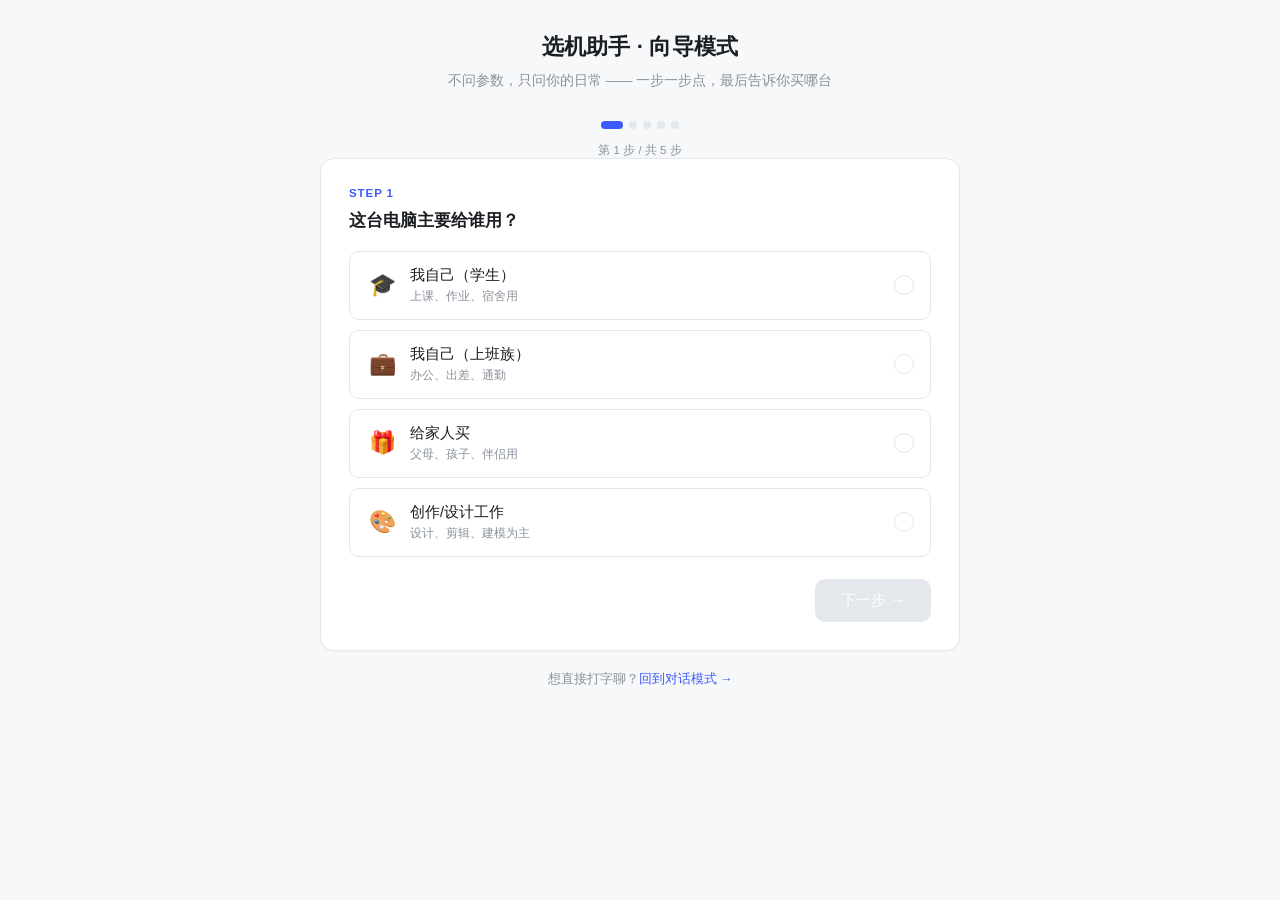
<file: tools/agent/wizard.html>
<!DOCTYPE html>
<html lang="zh-CN">
<head>
<meta charset="utf-8">
<meta name="viewport" content="width=device-width,initial-scale=1">
<title>选机助手 · 向导模式</title>
<style>
:root{
  --bg:#f7f8fa; --surface:#fff; --ink:#1a1d21; --ink2:#4a5058; --ink3:#8a919b;
  --accent:#3d5afe; --accent-soft:#eef1ff; --accent-line:#c5cdfd;
  --line:#e4e7ec; --ok:#12a150; --radius:14px;
}
*{box-sizing:border-box;margin:0;padding:0}
body{background:var(--bg);color:var(--ink);
  font-family:"Segoe UI","PingFang SC","Microsoft YaHei",sans-serif;
  min-height:100vh;display:flex;flex-direction:column;align-items:center;
  padding:32px 16px}
.wrap{width:100%;max-width:640px}
.top{text-align:center;margin-bottom:28px}
.top h1{font-size:22px;font-weight:600;letter-spacing:.01em}
.top p{color:var(--ink3);font-size:13.5px;margin-top:8px}
.card{background:var(--surface);border:1px solid var(--line);
  border-radius:var(--radius);padding:28px;margin-bottom:16px;
  box-shadow:0 1px 3px rgba(0,0,0,.04)}
.step-eyebrow{font-size:11.5px;color:var(--accent);font-weight:600;
  letter-spacing:.08em;margin-bottom:10px}
.step-q{font-size:17px;font-weight:600;margin-bottom:18px;line-height:1.4}
.opts{display:flex;flex-direction:column;gap:10px}
.opt{display:flex;align-items:center;gap:12px;padding:14px 16px;
  border:1.5px solid var(--line);border-radius:10px;cursor:pointer;
  transition:all .15s;background:var(--surface)}
.opt:hover{border-color:var(--accent-line);background:var(--accent-soft)}
.opt.sel{border-color:var(--accent);background:var(--accent-soft)}
.opt-emoji{font-size:22px;width:32px;text-align:center;flex:none}
.opt-main{flex:1}
.opt-name{font-size:14.5px;font-weight:500}
.opt-desc{font-size:12px;color:var(--ink3);margin-top:3px}
.opt-check{width:20px;height:20px;border-radius:50%;border:1.5px solid var(--line);
  flex:none;display:flex;align-items:center;justify-content:center;
  color:#fff;font-size:12px}
.opt.sel .opt-check{background:var(--accent);border-color:var(--accent)}
.opt.sel .opt-check::after{content:"✓"}
.budget-row{display:flex;gap:10px;flex-wrap:wrap}
.budget-opt{padding:12px 18px;border:1.5px solid var(--line);border-radius:10px;
  cursor:pointer;font-size:14.5px;font-weight:500;transition:all .15s;background:var(--surface)}
.budget-opt:hover{border-color:var(--accent-line)}
.budget-opt.sel{border-color:var(--accent);background:var(--accent-soft);color:var(--accent)}
.input{width:100%;padding:13px 16px;border:1.5px solid var(--line);border-radius:10px;
  font-size:15px;outline:none;transition:border .15s}
.input:focus{border-color:var(--accent)}
.actions{display:flex;justify-content:space-between;margin-top:22px}
.btn{padding:12px 26px;border-radius:10px;border:none;font-size:14.5px;
  font-weight:500;cursor:pointer;transition:all .15s}
.btn-primary{background:var(--accent);color:#fff}
.btn-primary:hover{opacity:.9}
.btn-primary:disabled{background:var(--line);cursor:not-allowed}
.btn-ghost{background:transparent;color:var(--ink2);border:1px solid var(--line)}
.btn-ghost:hover{background:var(--bg)}
.dots{display:flex;gap:6px;justify-content:center;margin:18px 0 14px}
.dot{width:8px;height:8px;border-radius:50%;background:var(--line);transition:all .2s}
.dot.on{background:var(--accent);width:22px;border-radius:4px}
.progress-lbl{text-align:center;font-size:11.5px;color:var(--ink3)}
/* 汇总卡 */
.sum-row{display:flex;padding:11px 0;border-bottom:1px solid var(--line);font-size:14px}
.sum-row:last-child{border-bottom:none}
.sum-k{width:90px;color:var(--ink3);flex:none}
.sum-v{flex:1;font-weight:500}
.sum-v .tag{display:inline-block;padding:3px 10px;background:var(--accent-soft);
  color:var(--accent);border-radius:6px;font-size:12.5px;margin:2px 4px 2px 0}
.loading{text-align:center;padding:40px 0;color:var(--ink3)}
.spinner{width:36px;height:36px;border:3px solid var(--line);border-top-color:var(--accent);
  border-radius:50%;margin:0 auto 16px;animation:spin .8s linear infinite}
@keyframes spin{to{transform:rotate(360deg)}}
.result{margin-top:8px}
.machine{border:1.5px solid var(--line);border-radius:12px;padding:18px;margin-bottom:12px}
.machine.top1{border-color:var(--accent);background:linear-gradient(180deg,var(--accent-soft),#fff 60%)}
.m-name{font-size:15.5px;font-weight:600;margin-bottom:8px}
.m-price{font-size:20px;font-weight:700;color:var(--accent)}
.m-spec{font-size:13px;color:var(--ink2);margin-top:6px;line-height:1.6}
.m-note{font-size:12.5px;color:var(--ink3);margin-top:8px;padding-top:8px;
  border-top:1px dashed var(--line)}
.switch{text-align:center;margin-top:20px;color:var(--ink3);font-size:12.5px}
.switch a{color:var(--accent);cursor:pointer;text-decoration:none}
.fade-in{animation:fade .3s ease}
@keyframes fade{from{opacity:0;transform:translateY(8px)}to{opacity:1;transform:none}}

  /* ── 手机端（2026-11-27）────────────────────────────────────
     原来一个断点都没有。390 宽下能用，但标题和卡片留白偏大，
     一屏只装得下 4 个选项就得滚。 */

  /* ══ 结果卡片：结构化（2026-11-27）════════════════════════════
     原来只把 reply 那段话渲染出来 —— 笔记本这条路 reply 是一段散文，
     没有价格拆解、没有配置表、没有备选，看着比装机单差一大截。
     现在直接吃 /api/chat 的 answer.rows / gaps / candidates：
     主推一台给完整参数，下面列其余推荐，点哪台就换哪台。 */
  .res-head{display:flex;align-items:baseline;gap:10px;flex-wrap:wrap;margin-bottom:4px}
  .res-name{font-size:19px;font-weight:600;line-height:1.3}
  .res-price{font-size:17px;font-weight:700;color:var(--accent);margin-left:auto}
  .res-rank{font-size:11px;color:var(--accent);background:var(--accent-soft);
    border:1px solid var(--accent-line);border-radius:20px;padding:2px 9px;font-weight:600}
  .res-sub{font-size:12px;color:var(--ink3);margin-bottom:14px}

  .kv{width:100%;border-collapse:collapse;font-size:13px;margin:2px 0 12px}
  .kv tr{border-bottom:1px solid var(--line)}
  .kv tr:last-child{border-bottom:none}
  .kv td{padding:8px 0;vertical-align:top;line-height:1.55}
  .kv td.k{width:76px;color:var(--ink3);white-space:nowrap;font-size:12.5px}
  .kv td.v{color:var(--ink)}

  .res-tag{margin:0 0 12px;padding:10px 12px;border-radius:10px;
    background:var(--accent-soft);border:1px solid var(--accent-line);
    font-size:12.8px;color:var(--accent);line-height:1.55}
  .res-warn{margin:0 0 8px;padding:9px 12px;border-radius:10px;
    background:#FAF3E3;border:1px solid #EFDCB4;font-size:12.4px;color:#8A5B0B;line-height:1.55}
  .res-ok{margin:0 0 8px;font-size:12.4px;color:var(--ink3);line-height:1.55}

  .res-more{margin-top:16px;padding-top:14px;border-top:1px dashed var(--line)}
  .res-more-h{font-size:11.5px;color:var(--ink3);letter-spacing:.06em;margin-bottom:9px}
  .cand{display:flex;align-items:center;gap:10px;width:100%;text-align:left;
    padding:11px 13px;margin-bottom:8px;border-radius:11px;cursor:pointer;
    background:var(--surface);border:1.5px solid var(--line);
    font-family:inherit;transition:all .15s}
  .cand:hover{border-color:var(--accent-line);background:var(--accent-soft)}
  .cand.cur{border-color:var(--accent);background:var(--accent-soft)}
  .cand-main{flex:1;min-width:0}
  .cand-name{display:block;font-size:13.5px;font-weight:600;color:var(--ink)}
  .cand-spec{display:block;font-size:11.5px;color:var(--ink3);margin-top:2px;
    overflow:hidden;text-overflow:ellipsis;white-space:nowrap}
  .cand-price{font-size:13.5px;font-weight:700;color:var(--accent);flex:none}
  .cand-go{font-size:12px;color:var(--ink3);flex:none}

  .res-acts{display:flex;gap:8px;flex-wrap:wrap;margin-top:16px}

  @media (max-width:480px){
    body{padding:20px 12px 28px}
    .top h1{font-size:19px;line-height:1.35}
    .top p{font-size:12.5px;line-height:1.6}
    .card{padding:18px 14px 16px;border-radius:12px}
    .opt{padding:12px 13px;gap:10px}
    .opt-emoji{font-size:19px;width:26px}
    .opt-name{font-size:14px}
    .opt-desc{font-size:11.5px}
    .btns{gap:8px}
    .btns button{padding:11px 16px;font-size:13.5px}
  }
</style>
</head>
<body>
<div class="wrap">
  <div class="top">
    <h1>选机助手 · 向导模式</h1>
    <p>不问参数，只问你的日常 —— 一步一步点，最后告诉你买哪台</p>
  </div>
  <div class="dots" id="dots"></div>
  <div class="progress-lbl" id="progressLbl">第 1 步 / 共 5 步</div>
  <div id="stage"></div>
  <div class="switch">想直接打字聊？<a href="/">回到对话模式 →</a></div>
</div>

<script>
/* ════════════════════════════════════════════════════════════
   选机向导 · 5 步收集需求 → 调 /api/chat → 渲染结果

   设计原则（来自项目宪法）：
   · 收集到的需求拼成一句自然话发给 /api/chat（模型只管解析）
   · 数字/排序全由后端算，前端零计算
   · 独显/预算/用途等字段天然进 known 槽位
   ════════════════════════════════════════════════════════════ */

var STEPS = [
  {
    key:"who", q:"这台电脑主要给谁用？",
    opts:[
      {e:"🎓",n:"我自己（学生）",d:"上课、作业、宿舍用"},
      {e:"💼",n:"我自己（上班族）",d:"办公、出差、通勤"},
      {e:"🎁",n:"给家人买",d:"父母、孩子、伴侣用"},
      {e:"🎨",n:"创作/设计工作",d:"设计、剪辑、建模为主"}
    ]
  },
  {
    key:"use", q:"日常最主要拿来干什么？", multi:true,
    opts:[
      {e:"🌐",n:"上网课 / 写文档",d:"浏览网页、Office、看视频",v:"办公学习"},
      {e:"🎮",n:"打游戏",d:"网游、3A 大作",v:"打游戏"},
      {e:"💻",n:"写代码 / 开发",d:"编程、虚拟机、docker",v:"写代码"},
      {e:"🎬",n:"剪视频 / 修图",d:"PR、PS、设计",v:"剪视频修图"},
      {e:"🤖",n:"跑 AI / 训练模型",d:"本地大模型、微调、炼丹",v:"训练模型"},
      {e:"📊",n:"数据分析 / 跑程序",d:"Excel 大表、跑脚本",v:"跑数据分析"}
    ]
  },
  {
    key:"budget", q:"大概预算多少？", type:"budget",
    opts:[
      {n:"3000 以内",v:3000},{n:"3000 – 5000",v:5000},
      {n:"5000 – 7000",v:7000},{n:"7000 – 9000",v:9000},
      {n:"9000 – 12000",v:12000},{n:"12000 以上",v:15000}
    ],
    extra:"或者自己填一个数：", placeholder:"例如 6500"
  },
  {
    key:"form", q:"想要台式机还是笔记本？",
    opts:[
      {e:"🖥️",n:"台式机",d:"性能强、放固定位置",v:"台式机"},
      {e:"💻",n:"笔记本",d:"能带走、内置电池",v:"笔记本"},
      {e:"❓",n:"都可以，看推荐",d:"让系统帮我决定",v:null}
    ]
  },
  {
    key:"extra", q:"还有什么要求？（可跳过）", type:"extra",
    opts:[
      {n:"要能带去教室/公司",v:"要能带着走"},
      {n:"宿舍用，不常移动",v:"放宿舍不常移动"},
      {n:"屏幕要好",v:"屏幕素质要好"},
      {n:"要安静",v:"噪音要小"}
    ],
    extra:"其他要求（没有就留空）：", placeholder:"例如：不要 AMD"
  }
];

var answers = {};
var step = 0;
var stage = document.getElementById("stage");
var dots = document.getElementById("dots");
var lbl = document.getElementById("progressLbl");

function renderDots(){
  dots.innerHTML = "";
  for (var i=0;i<STEPS.length;i++){
    var d = document.createElement("span");
    d.className = "dot" + (i<=step ? " on" : "");
    dots.appendChild(d);
  }
  lbl.textContent = step < STEPS.length
    ? ("第 " + (step+1) + " 步 / 共 " + STEPS.length + " 步")
    : "完成";
}

function esc(s){ var d=document.createElement("div"); d.textContent=s; return d.innerHTML; }

function render(){
  renderDots();
  if (step >= STEPS.length) { submit(); return; }
  var st = STEPS[step];
  var h = '<div class="card fade-in">';
  h += '<div class="step-eyebrow">STEP ' + (step+1) + '</div>';
  h += '<div class="step-q">' + esc(st.q) + '</div>';

  if (st.type === "budget"){
    h += '<div class="budget-row">';
    st.opts.forEach(function(o,i){
      h += '<div class="budget-opt" data-i="'+i+'">'+esc(o.n)+'</div>';
    });
    h += '</div>';
    if (st.extra){
      h += '<div style="margin-top:16px;font-size:13px;color:var(--ink3)">'+esc(st.extra)+'</div>';
      h += '<input class="input" id="customIn" style="margin-top:8px" placeholder="'+esc(st.placeholder)+'" inputmode="numeric">';
    }
  } else if (st.type === "extra" || st.multi){
    h += '<div class="opts">';
    st.opts.forEach(function(o,i){
      h += '<div class="opt" data-multi="'+i+'"><div class="opt-emoji">✦</div>'+
           '<div class="opt-main"><div class="opt-name">'+esc(o.n)+'</div></div>'+
           '<div class="opt-check"></div></div>';
    });
    h += '</div>';
    if (st.extra){
      h += '<div style="margin-top:16px;font-size:13px;color:var(--ink3)">'+esc(st.extra)+'</div>';
      h += '<input class="input" id="customIn" style="margin-top:8px" placeholder="'+esc(st.placeholder)+'">';
    }
  } else {
    h += '<div class="opts">';
    st.opts.forEach(function(o,i){
      h += '<div class="opt" data-i="'+i+'">'+
           (o.e?'<div class="opt-emoji">'+o.e+'</div>':'')+
           '<div class="opt-main"><div class="opt-name">'+esc(o.n)+'</div>'+
           (o.d?'<div class="opt-desc">'+esc(o.d)+'</div>':'')+
           '</div><div class="opt-check"></div></div>';
    });
    h += '</div>';
  }

  h += '<div class="actions">';
  h += (step>0 ? '<button class="btn btn-ghost" id="backBtn">← 上一步</button>' : '<span></span>');
  h += '<button class="btn btn-primary" id="nextBtn" disabled>下一步 →</button>';
  h += '</div></div>';
  stage.innerHTML = h;

  // ── 交互 ──
  var sel = null, selArr = [], custom = "";

  function enableNext(ok){ document.getElementById("nextBtn").disabled = !ok; }

  if (st.type === "budget"){
    var bos = stage.querySelectorAll(".budget-opt");
    bos.forEach(function(el,i){
      el.onclick = function(){
        bos.forEach(function(x){x.classList.remove("sel")});
        el.classList.add("sel");
        sel = st.opts[i].v; custom = "";
        document.getElementById("customIn").value = "";
        enableNext(true);
      };
    });
    var ci = document.getElementById("customIn");
    if (ci) ci.oninput = function(){
      custom = this.value.replace(/[^0-9]/g,"");
      if (custom){
        bos.forEach(function(x){x.classList.remove("sel")});
        sel = parseInt(custom,10); enableNext(true);
      } else { sel=null; enableNext(false); }
    };
  } else if (st.type === "extra" || st.multi){
    stage.querySelectorAll("[data-multi]").forEach(function(el){
      el.onclick = function(){
        var i = parseInt(this.dataset.multi,10);
        this.classList.toggle("sel");
        var v = st.opts[i].v;
        if (selArr.indexOf(v)>=0) selArr = selArr.filter(function(x){return x!==v});
        else selArr.push(v);
        enableNext(selArr.length>0 || document.getElementById("customIn").value.trim()!=="");
      };
    });
    var ci2 = document.getElementById("customIn");
    if (ci2) ci2.oninput = function(){
      custom = this.value.trim();
      enableNext(selArr.length>0 || custom!=="");
    };
    enableNext(true); // extra 可跳过
  } else {
    stage.querySelectorAll("[data-i]").forEach(function(el){
      el.onclick = function(){
        stage.querySelectorAll(".opt").forEach(function(x){x.classList.remove("sel")});
        this.classList.add("sel");
        var i = parseInt(this.dataset.i,10);
        sel = (st.opts[i].v !== undefined) ? st.opts[i].v : st.opts[i].n;
        enableNext(true);
      };
    });
  }

  document.getElementById("backBtn") && (document.getElementById("backBtn").onclick = function(){
    step--; render();
  });

  document.getElementById("nextBtn").onclick = function(){
    // 把这一步的答案转成自然语言片段
    var frag = "";
    if (st.key === "who"){
      frag = sel.indexOf("家人")>=0 ? "给家人买一台" : (sel.indexOf("创作")>=0 ? "我做设计创作" : (sel.indexOf("学生")>=0 ? "我是学生" : "我上班用"));
    } else if (st.key === "use"){
      frag = "主要用来" + selArr.join("、");
    } else if (st.key === "budget"){
      frag = "预算" + (sel||0) + "元";
    } else if (st.key === "form"){
      if (sel) frag = "要" + sel;
    } else if (st.key === "extra"){
      var arr = selArr.slice();
      if (custom) arr.push(custom);
      if (arr.length) frag = arr.join("，");
    }
    answers[st.key] = frag;
    step++;
    render();
  };
}

/* ── 汇总自然语言 → 调后端 ── */
function buildSentence(){
  var parts = [];
  if (answers.form) parts.push(answers.form);
  if (answers.budget) parts.push(answers.budget);
  if (answers.use) parts.push(answers.use);
  if (answers.who && answers.who.indexOf("家人")>=0) parts.push(answers.who);
  if (answers.extra) parts.push(answers.extra);
  return parts.join("，");
}


/* ══ 结构化结果渲染（2026-11-27）══════════════════════════════════════
   数据全部来自 /api/chat 的 answer / kernel.ranked，不再是从 reply 里抠。
   点备选机 → 本地切数据重绘，不发请求（ranked 里已经有每台的配置和卖点）。 */
var RESULT = null;

function money(v){
  if(v===null || v===undefined || v==="") return "—";
  var n = Number(v);
  if(isNaN(n)) return String(v);
  return "¥" + n.toLocaleString("zh-CN");
}

/* 主推那台：直接用后端给的 rows（最全，含价格拆解和价格口径）
   其他机型：用 ranked 里的字段拼出同构的 k/v */
function modelRows(m, isTop){
  var a = RESULT.answer || {};
  if(isTop && (a.rows || []).length) return a.rows;
  // 🔴 2026-11-27：候选的机型名也带链接 —— 用户要求「推荐机型也能跳转，
  //    和首选页面设置一样」。首选用后端 answer.rows（已含链接），
  //    候选走这里自己拼，所以要在 m.url 存在时构造同样的 markdown。
  var _mname = (m.url && m.name) ? ("[" + m.name + "](" + m.url + ")") : m.name;
  var r = [{k:"机型", v:_mname}, {k:"到手价", v:money(m.price)}];
  if(m.original && Number(m.original) > Number(m.price)){
    var s = "页面价 " + money(m.original);
    if(m.subsidy) s += " · 含国补 " + money(m.subsidy);
    r.push({k:"价格拆解", v:s});
  }
  if(m.spec) r.push({k:"配置", v:m.spec});
  if(m.perf !== null && m.perf !== undefined && !m.noPerfData)
    r.push({k:"性能分", v:m.perf + " / 100"});
  if(m.ram) r.push({k:"内存", v:(/^\d+$/.test(String(m.ram)) ? m.ram + "G" : m.ram)});
  r.push({k:"重量", v:(m.weightKg ? (m.weightKg + " kg") : "库里没记实测重量")});
  return r;
}

function renderResult(){
  if(!RESULT) return;
  var a = RESULT.answer || {}, ranked = RESULT.ranked || [];
  var cur = null, idx = -1, i;
  for(i = 0; i < ranked.length; i++){
    if(ranked[i].id === RESULT.curId){ cur = ranked[i]; idx = i; }
  }
  if(!cur && ranked.length){ cur = ranked[0]; idx = 0; }
  if(!cur){ RESULT = null; return; }

  var isTop = (idx === 0);
  var rows = modelRows(cur, isTop);
  var rowName = "";
  for(i = 0; i < rows.length; i++) if(rows[i].k === "机型") rowName = rows[i].v;
  // 🔴 2026-11-27：标题优先用 rowName（来自 answer.rows 的「机型」行，
  //    后端已在里面放了 [名称](url) 链接）；没有才退回 cur.name（纯文本）。
  //    原来用 cur.name，导致链接数据存在但显示不出来。
  var title = rowName || cur.name;

  var h = '';
  h += '<div class="card fade-in result">';
  h += '<div class="step-eyebrow">RESULT</div>';
  h += '<div class="res-head">';
  h += '<span class="res-rank">' + (isTop ? '首选' : ('备选 ' + idx)) + '</span>';
  h += '<span class="res-name">' + inlineMd(title) + '</span>';
  h += '<span class="res-price">' + money(cur.price) + '</span>';
  h += '</div>';
  h += '<div class="res-sub">需求：' + esc(RESULT.q) + '</div>';

  h += '<table class="kv">';
  for(i = 0; i < rows.length; i++){
    if(rows[i].k === "机型") continue;      // 标题已经显示过了
    if(rows[i].k === "到手价") continue;    // 价格在标题右边
    h += '<tr><td class="k">' + esc(rows[i].k) + '</td><td class="v">' + inlineMd(rows[i].v) + '</td></tr>';
  }
  h += '</table>';

  if(cur.tag) h += '<div class="res-tag">' + esc(cur.tag) + '</div>';

  /* 短板 / 数据缺口：主推用后端算的 gaps，备选用它自己的 blockers+caution */
  if(isTop){
    var gaps = a.gaps || [];
    for(i = 0; i < gaps.length; i++){
      var g = gaps[i];
      h += '<div class="' + (g.level && g.level !== "none" ? "res-warn" : "res-ok") + '">'
         + (g.level && g.level !== "none" ? "⚠ " : "") + esc(g.text) + '</div>';
    }
    var blocks = a.blocks || [];
    for(i = 0; i < blocks.length; i++){
      if(!blocks[i] || !blocks[i].why) continue;
      h += '<div class="res-warn">⚠ ' + esc(blocks[i].why) + '</div>';
    }
  } else {
    if(cur.caution) h += '<div class="res-warn">⚠ ' + esc(cur.caution) + '</div>';
    var bl = cur.blockers || [];
    for(i = 0; i < bl.length; i++){
      if(!bl[i] || !bl[i].why) continue;
      h += '<div class="res-warn">⚠ ' + esc(bl[i].why) + '</div>';
    }
  }

  /* 备选清单：点哪台换哪台 */
  if(ranked.length > 1){
    h += '<div class="res-more"><div class="res-more-h">其他推荐 · 点一下换这台</div>';
    for(i = 0; i < ranked.length; i++){
      var m = ranked[i];
      h += '<button class="cand' + (m.id === cur.id ? ' cur' : '') + '" '
         + 'onclick="showModel(\'' + esc(m.id) + '\')">'
         + '<span class="cand-main">'
         + '<span class="cand-name">' + inlineMd(m.name) + '</span>'
         + '<span class="cand-spec">' + esc(m.spec || "") + '</span>'
         + '</span>'
         + '<span class="cand-price">' + money(m.price) + '</span>'
         + '<span class="cand-go">' + (m.id === cur.id ? '当前' : '→') + '</span>'
         + '</button>';
    }
    h += '</div>';
  }

  h += '<div class="res-acts">';
  h += '<button class="btn btn-primary" onclick="location.href=\'/?id=' + esc(cur.id) + '\'">在对话里细聊这台 →</button>';
  h += '<button class="btn btn-ghost" onclick="location.reload()">↻ 重新选</button>';
  h += '</div>';
  h += '</div>';

  stage.innerHTML = h;
}

function showModel(id){
  if(!RESULT) return;
  RESULT.curId = id;
  renderResult();
  try{ stage.scrollIntoView({behavior:"smooth", block:"start"}); }catch(e){}
}
window.showModel = showModel;

function submit(){
  renderDots();
  lbl.textContent = "正在为你挑选…";
  var q = buildSentence();
  stage.innerHTML = '<div class="card"><div class="loading">'+
    '<div class="spinner"></div>正在按「'+esc(q)+'」从库里挑…</div></div>';

  fetch("/api/chat", {
    method:"POST",
    headers:{"Content-Type":"application/json"},
    body: JSON.stringify({text: q, uid:"wizard"})
  })
  .then(function(r){ return r.json(); })
  .then(function(o){
    /* 🔴 2026-11-27：**笔记本这条路不再渲染 reply 那段散文**。
       原来只吃 o.reply —— 装机（台式）那条 reply 里带整张配件表，看着很专业；
       笔记本这条 reply 就一段话「推荐 X，这台是……」，价格拆解、配置、
       备选全丢了，用户的原话是「笔记本的输出太烂了，要和台式一样」。

       现在直接吃结构化字段：
         answer.headline  一句话结论
         answer.rows      主推那台的全部参数（机型/到手价/价格拆解/配置/性能分/内存/重量）
         answer.gaps      短板 / 数据缺口
         answer.blocks    硬伤
         kernel.ranked    全部候选（含 spec/tag/caution/weightKg），点哪台换哪台
       没有 answer 的（装机单、clarify 等）仍然走 markdown 渲染。 */
    if(o && o.answer && (o.answer.rows || []).length){
      RESULT = {q:q, answer:o.answer, ranked:(o.kernel && o.kernel.ranked) || [],
                curId:(o.focus || (o.answer.rows[0] || {}).v || "")};
      lbl.textContent = "挑好了 · 点下面的备选可以换台对比";
      renderResult();
    } else {
      var rep = o.reply || "";
      lbl.textContent = "";
      stage.innerHTML = '<div class="card fade-in result">'+
        '<div class="step-eyebrow">RESULT</div>'+
        '<div class="step-q">按你的需求，推荐如下</div>'+
        '<div style="font-size:12px;color:var(--ink3);margin-bottom:12px">需求：'+esc(q)+'</div>'+
        '<div id="mdOut">'+renderSimpleMd(rep)+'</div>'+
        '<div class="res-acts"><button class="btn btn-ghost" onclick="location.reload()">↻ 重新选</button></div>'+
        '</div>';
    }
  })
  .catch(function(e){
    stage.innerHTML = '<div class="card"><div class="loading">出错了：'+esc(String(e))+'</div></div>';
  });
}

/* 轻量 markdown 渲染（表格/标题/粗体/链接）*/
function inlineMd(s){
  // 🔴 2026-11-27：加链接渲染 —— 装机单表格里型号是 ZOL 链接，
  //    不渲染的话 [名称](URL) 原样显示，用户点不了
  s = esc(String(s == null ? '' : s));
  s = s.replace(/\[([^\]]+)\]\(([^)]+)\)/g,
    '<a href="$2" target="_blank" rel="noopener">$1</a>');
  s = s.replace(/\*\*(.+?)\*\*/g, "<b>$1</b>");
  return s;
}
function renderSimpleMd(md){
  var lines = md.split("\n");
  var out = [], inTable = false;
  lines.forEach(function(l){
    if (/^\s*\|/.test(l)){
      if (/^\s*\|[-\s|:]+\|\s*$/.test(l)) return;
      var cells = l.split("|").slice(1,-1).map(function(c){return inlineMd(c.trim())});
      if (!inTable){ out.push("<table class='mdt'>"); inTable=true;
        out.push("<tr>"+cells.map(function(c){return "<th>"+c+"</th>"}).join("")+"</tr>"); }
      else out.push("<tr>"+cells.map(function(c){return "<td>"+c+"</td>"}).join("")+"</tr>");
    } else {
      if (inTable){ out.push("</table>"); inTable=false; }
      if (/^###\s/.test(l)) out.push("<h3>"+l.slice(4)+"</h3>");
      else if (/^##\s/.test(l)) out.push("<h2>"+l.slice(3)+"</h2>");
      else if (/^[-*]\s/.test(l)) out.push("<li>"+l.slice(2)+"</li>");
      else if (l.trim()) out.push('<p>' + inlineMd(l) + '</p>');
    }
  });
  if (inTable) out.push("</table>");
  return out.join("\n");
}

render();
</script>
<style>
.mdt{width:100%;border-collapse:collapse;font-size:13px;margin:8px 0}
.mdt th,.mdt td{border:1px solid var(--line);padding:8px 10px;text-align:left}
.mdt th{background:var(--bg);font-weight:600}
.mdt td:first-child,.mdt th:first-child{white-space:nowrap}
h3{font-size:15px;margin:14px 0 6px}
p{font-size:13.5px;line-height:1.7;margin:6px 0;color:var(--ink2)}
li{font-size:13.5px;line-height:1.7;color:var(--ink2);margin-left:18px}
b{color:var(--ink)}
</style>
</body>
</html>
</file>
